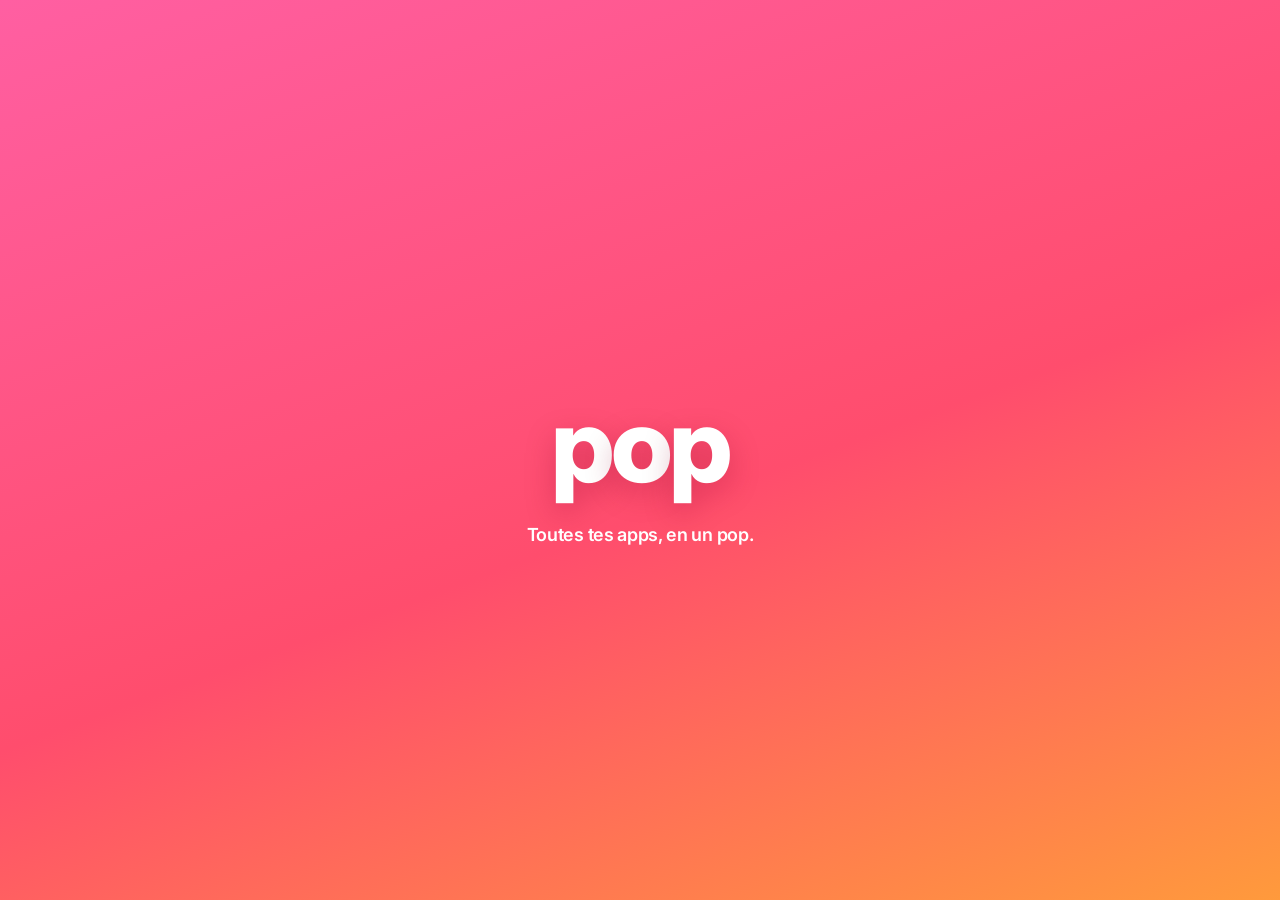
<file: index.html>
<!doctype html><html lang="fr"><head><meta charset="utf-8"><meta name="viewport" content="width=device-width,initial-scale=1,viewport-fit=cover">
<meta name="theme-color" content="#F5F5F7"><meta name="apple-mobile-web-app-capable" content="yes"><meta name="mobile-web-app-capable" content="yes"><meta name="apple-mobile-web-app-status-bar-style" content="black-translucent"><meta name="apple-mobile-web-app-title" content="Pop">
<meta name="pop-build" content="1794925368"><link rel="manifest" href="manifest.json"><link rel="apple-touch-icon" href="apple-touch-icon.png?v=5"><link rel="icon" href="favicon.png?v=5"><script>(function(){var m=document.querySelector("meta[name=pop-build]");if(!m||!window.fetch)return;function chk(){fetch(location.pathname+"?nocache="+Date.now(),{cache:"no-store"}).then(function(r){return r.text()}).then(function(t){var x=t.match(/name="pop-build" content="(\d+)"/);if(!x||x[1]===m.content)return;try{if(sessionStorage.getItem("pop.upd")===x[1])return;sessionStorage.setItem("pop.upd",x[1])}catch(e){}location.replace(location.pathname+"?b="+x[1]+location.hash)}).catch(function(){})}chk();document.addEventListener("visibilitychange",function(){if(!document.hidden)chk()})})();</script>
<style>*,*::before,*::after{box-sizing:border-box}:root{padding-top:env(safe-area-inset-top,0px);padding-bottom:env(safe-area-inset-bottom,0px)}body{margin:0;font:14px system-ui,-apple-system,sans-serif}img{max-width:100%}[hidden]{display:none!important}</style></head><body>
<title>Pop</title>
<meta name="claude:viewport-fit-sides" content="cover">
<link rel="preconnect" href="https://fonts.googleapis.com">
<link rel="stylesheet" href="https://fonts.googleapis.com/css2?family=Inter:wght@400;500;600;700;800&family=Familjen+Grotesk:wght@500;600;700&family=Schibsted+Grotesk:wght@400;500;600;700&family=IBM+Plex+Mono:wght@400;500;600&family=Limelight&family=Saira+Condensed:wght@500;700;800&display=swap">
<style>
/* Layout: iOS-native store. Large-title pages, grouped backgrounds, Today cards, carousels, translucent nav + tab bar. Games keep their own dark worlds. */
:root{
  --bg:#F2F2F7; --card:#FFFFFF; --fill:rgba(118,118,128,.12); --label:#000000; --label2:rgba(60,60,67,.6); --label3:rgba(60,60,67,.3); --sep:rgba(60,60,67,.17); --blue:#007AFF; --bar:rgba(249,249,249,.8); --shadow:0 10px 30px -12px rgba(0,0,0,.28);
  --f-sys:-apple-system,BlinkMacSystemFont,"SF Pro Text","Inter",system-ui,"Helvetica Neue",Arial,sans-serif;
  --f-sysd:-apple-system,BlinkMacSystemFont,"SF Pro Display","Inter",system-ui,"Helvetica Neue",Arial,sans-serif;
  --f-disp:"Familjen Grotesk","Helvetica Neue",Arial,sans-serif;
  --f-body:"Schibsted Grotesk","Helvetica Neue",Arial,sans-serif;
  --f-mono:"IBM Plex Mono",ui-monospace,Menlo,monospace;
  /* aliases used by older parts */
  --paper:var(--bg); --ink:var(--label); --mute:var(--label2); --line:var(--sep); --accent:var(--blue);
}
@media (prefers-color-scheme: dark){:root:not([data-theme="light"]){--bg:#000000;--card:#1C1C1E;--fill:rgba(118,118,128,.24);--label:#FFFFFF;--label2:rgba(235,235,245,.6);--label3:rgba(235,235,245,.3);--sep:rgba(84,84,88,.55);--blue:#0A84FF;--bar:rgba(22,22,24,.8);--shadow:0 10px 30px -12px rgba(0,0,0,.8);color-scheme:dark}}
:root[data-theme="dark"]{--bg:#000000;--card:#1C1C1E;--fill:rgba(118,118,128,.24);--label:#FFFFFF;--label2:rgba(235,235,245,.6);--label3:rgba(235,235,245,.3);--sep:rgba(84,84,88,.55);--blue:#0A84FF;--bar:rgba(22,22,24,.8);--shadow:0 10px 30px -12px rgba(0,0,0,.8);color-scheme:dark}
html,body{height:100%}
body{background:var(--bg);color:var(--label);font-family:var(--f-sys);-webkit-font-smoothing:antialiased;-webkit-tap-highlight-color:transparent;letter-spacing:-.01em}
button{font:inherit;color:inherit;background:none;border:0;cursor:pointer;padding:0;letter-spacing:inherit}
button:focus-visible,a:focus-visible{outline:2px solid var(--blue);outline-offset:2px}
.num{font-variant-numeric:tabular-nums}
.press{transition:transform .35s cubic-bezier(.2,.8,.2,1)}
.press:active{transform:scale(.97);transition-duration:.12s}

/* ---------- NAV + TAB BAR ---------- */
body::before{content:"";position:fixed;inset:0 0 auto;height:env(safe-area-inset-top,0px);z-index:20;background:var(--bar);-webkit-backdrop-filter:saturate(180%) blur(20px);backdrop-filter:saturate(180%) blur(20px)}
.nav{position:fixed;left:0;right:0;top:0;z-index:19;padding:calc(env(safe-area-inset-top,0px) + 12px) max(16px,env(safe-area-inset-right,0px)) 12px max(16px,env(safe-area-inset-left,0px));text-align:center;font-family:var(--f-sysd);font-weight:600;font-size:17px;background:var(--bar);-webkit-backdrop-filter:saturate(180%) blur(20px);backdrop-filter:saturate(180%) blur(20px);border-bottom:.5px solid var(--sep);opacity:0;transform:translateY(-6px);pointer-events:none;transition:opacity .2s,transform .2s}
.nav.show{opacity:1;transform:none}
.tabbar{position:fixed;left:0;right:0;bottom:0;z-index:19;display:flex;justify-content:space-around;padding:7px max(10px,env(safe-area-inset-right,0px)) calc(4px + env(safe-area-inset-bottom,0px)) max(10px,env(safe-area-inset-left,0px));background:var(--bar);-webkit-backdrop-filter:saturate(180%) blur(20px);backdrop-filter:saturate(180%) blur(20px);border-top:.5px solid var(--sep)}
.tabbar button{flex:1;max-width:120px;display:flex;flex-direction:column;align-items:center;gap:2px;font-size:10.5px;font-weight:500;color:var(--label3);padding-bottom:4px;letter-spacing:0}
.tabbar svg{width:27px;height:27px}
.tabbar button.on{color:var(--blue)}

/* ---------- PAGES ---------- */
#store{max-width:640px;margin:0 auto;padding-left:max(20px,env(safe-area-inset-left,0px));padding-right:max(20px,env(safe-area-inset-right,0px));padding-block:14px calc(96px + env(safe-area-inset-bottom,0px))}
.view{animation:viewIn .45s cubic-bezier(.2,.8,.2,1)}
@keyframes viewIn{from{opacity:0;transform:translateY(10px)}}
.lt{display:flex;align-items:flex-end;justify-content:space-between;gap:12px;padding:8px 0 4px}
.lt .date{font-size:13px;font-weight:600;text-transform:uppercase;color:var(--label2);letter-spacing:.01em}
.lt h1{font-family:var(--f-sysd);font-size:34px;line-height:1.1;font-weight:700;letter-spacing:-.02em;margin:2px 0 0}
.avatar{width:38px;height:38px;border-radius:50%;overflow:hidden;flex:none;margin-bottom:3px;box-shadow:0 0 0 .5px var(--sep)}
.avatar svg{width:100%;height:100%;display:block}
.hdr{display:flex;justify-content:space-between;align-items:baseline;margin:30px 0 10px;padding-top:14px;border-top:.5px solid var(--sep)}
.hdr h2{font-family:var(--f-sysd);font-size:22px;font-weight:700;letter-spacing:-.015em;margin:0}
.hdr small{display:block;font-size:13px;color:var(--label2);font-weight:400;margin-top:1px;letter-spacing:0}
.hdr .link{font-size:17px;color:var(--blue);font-weight:400}

/* Today cards */
.today{display:flex;flex-direction:column;gap:28px;margin-top:14px}
.tcard{position:relative;display:block;width:100%;border-radius:20px;overflow:hidden;background:var(--card);box-shadow:var(--shadow);text-align:left;color:#fff;isolation:isolate}
.tcard.tall{height:min(118vw,470px)}
.tcard canvas,.tcard .art{position:absolute;inset:0;width:100%;height:100%;z-index:-1}
.tcard .cap{padding:20px 20px 0}
.tcard .k{font-size:13px;font-weight:600;text-transform:uppercase;opacity:.75;letter-spacing:.01em}
.tcard h3{font-family:var(--f-sysd);font-size:28px;line-height:1.08;font-weight:700;letter-spacing:-.02em;margin:4px 0 0;text-wrap:balance;max-width:14ch}
.tcard .foot{position:absolute;left:0;right:0;bottom:0;display:flex;align-items:center;gap:12px;padding:14px 18px;background:rgba(0,0,0,.28);-webkit-backdrop-filter:blur(24px) saturate(160%);backdrop-filter:blur(24px) saturate(160%)}
.tcard .foot .ic{width:44px;flex:none}
.tcard .foot div{flex:1;min-width:0}
.tcard .foot b{display:block;font-size:15px;font-weight:600}
.tcard .foot small{display:block;font-size:13px;opacity:.75;white-space:nowrap;overflow:hidden;text-overflow:ellipsis}
.tcard .foot .pill{background:rgba(255,255,255,.25);color:#fff}
.tcard.list{color:var(--label);padding:20px 18px 6px}
.tcard.list .k{color:var(--label2);opacity:1}
.tcard.list h3{max-width:none;margin-bottom:8px}
.padart{display:grid;grid-template-columns:repeat(4,1fr);align-content:center;gap:9px;padding:118px 44px 92px;background:#0B0B0F}
.padart i{border-radius:12px;aspect-ratio:1;opacity:.28;animation:padBeat 1.9s infinite;animation-delay:var(--d)}
@keyframes padBeat{0%,100%{opacity:.25}12%{opacity:1;box-shadow:0 0 24px -2px currentColor}40%{opacity:.4}}

/* rows & pills */
.arow{display:flex;align-items:center;gap:12px;width:100%;text-align:left;padding:9px 0;position:relative}
.arow+.arow::before{content:"";position:absolute;top:0;left:76px;right:0;border-top:.5px solid var(--sep)}
.arow .ic{width:64px;flex:none}
.arow .t{flex:1;min-width:0}
.arow .t b{display:block;font-size:16px;font-weight:500;white-space:nowrap;overflow:hidden;text-overflow:ellipsis;letter-spacing:-.015em}
.arow .t small{display:block;font-size:13px;color:var(--label2);margin-top:1px;white-space:nowrap;overflow:hidden;text-overflow:ellipsis}
.pill{flex:none;min-width:74px;text-align:center;padding:6px 14px;border-radius:99px;background:var(--fill);color:var(--blue);font-size:15px;font-weight:700;letter-spacing:-.01em}
.pill.solid{background:var(--blue);color:#fff}
.hs{display:grid;grid-auto-flow:column;grid-auto-columns:calc(100% - 28px);grid-template-rows:repeat(3,auto);column-gap:16px;overflow-x:auto;scroll-snap-type:x mandatory;scroll-padding-left:max(20px,env(safe-area-inset-left,0px));margin:0 calc(-1 * max(20px,env(safe-area-inset-right,0px))) 0 calc(-1 * max(20px,env(safe-area-inset-left,0px)));padding:0 max(20px,env(safe-area-inset-right,0px)) 0 max(20px,env(safe-area-inset-left,0px));scrollbar-width:none}
.hs::-webkit-scrollbar{display:none}
.hs>*{scroll-snap-align:start}
.hs.big{grid-template-rows:auto;grid-auto-columns:calc(100% - 28px)}
.gcard{position:relative;border-radius:16px;overflow:hidden;height:250px;color:#fff;text-align:left;display:flex;flex-direction:column;justify-content:space-between;isolation:isolate}
.gcard canvas{position:absolute;inset:0;width:100%;height:100%;z-index:-1}
.gcard .cap{padding:16px 18px}
.gcard .k{font-size:12px;font-weight:600;text-transform:uppercase;color:rgba(255,255,255,.7)}
.gcard h3{font-family:var(--f-sysd);font-size:23px;font-weight:700;letter-spacing:-.02em;margin:2px 0 0}
.gcard p{margin:4px 0 0;font-size:14px;color:rgba(255,255,255,.75);max-width:28ch}
.gcard .foot{display:flex;align-items:center;gap:10px;padding:12px 16px;background:rgba(0,0,0,.3);-webkit-backdrop-filter:blur(20px);backdrop-filter:blur(20px)}
.gcard .foot .ic{width:36px}
.gcard .foot div{flex:1;min-width:0;font-size:13px;color:rgba(255,255,255,.8);white-space:nowrap;overflow:hidden;text-overflow:ellipsis}
.gcard .foot .pill{background:rgba(255,255,255,.25);color:#fff;min-width:0}

/* icons */
.ic{display:block;width:100%;aspect-ratio:1;border-radius:22.37%;position:relative;overflow:hidden;box-shadow:inset 0 0 0 .5px rgba(0,0,0,.08)}
.ic svg{width:100%;height:100%;display:block}
.grid{display:grid;grid-template-columns:repeat(4,1fr);gap:20px 18px;padding:4px 2px}
.app{display:flex;flex-direction:column;align-items:center;gap:6px;min-width:0;position:relative;text-decoration:none;color:inherit}
.app .ic{max-width:64px;box-shadow:0 1px 2px rgba(0,0,0,.08),inset 0 0 0 .5px rgba(0,0,0,.08)}
.app b{font-weight:400;font-size:12px;max-width:100%;white-space:nowrap;overflow:hidden;text-overflow:ellipsis;letter-spacing:0}
.app:active .ic{transform:scale(.92);filter:brightness(.85)}
.app .ic{transition:transform .25s cubic-bezier(.2,.8,.2,1),filter .2s}
.folder .ic{background:var(--fill);display:grid;grid-template-columns:1fr 1fr;gap:9%;padding:14%;-webkit-backdrop-filter:blur(20px);backdrop-filter:blur(20px);box-shadow:none}
.folder .ic i{border-radius:22%;overflow:hidden;display:block}
.folder .ic i svg{width:100%;height:100%}
.letter{width:100%;height:100%;display:grid;place-items:center;font-family:var(--f-sysd);font-weight:700;font-size:28px;color:#fff;letter-spacing:-.03em}
.addic{border:1.5px dashed var(--label3);box-shadow:none!important;display:grid!important;place-items:center;color:var(--label2);font-size:30px;font-weight:300;background:transparent}
.app .x{position:absolute;top:-7px;left:calc(50% - 39px);width:22px;height:22px;border-radius:50%;background:var(--label2);color:var(--bg);font-size:15px;line-height:22px;text-align:center;z-index:2}
.app.wig .ic{animation:wig .28s infinite alternate}
@keyframes wig{from{transform:rotate(-1.6deg)}to{transform:rotate(1.6deg)}}
.groupcard{background:var(--card);border-radius:14px;padding:4px 16px}
.foottxt{margin-top:30px;font-size:13px;color:var(--label2);line-height:1.45;text-align:center;padding:0 12px}

/* sheets */
.scrim{position:fixed;inset:0;background:rgba(0,0,0,.35);z-index:40;display:flex;align-items:center;justify-content:center;padding:24px max(16px,env(safe-area-inset-right,0px)) 24px max(16px,env(safe-area-inset-left,0px));animation:fade .25s}
@keyframes fade{from{opacity:0}}
.scrim.blur{background:rgba(0,0,0,.18);-webkit-backdrop-filter:blur(26px) saturate(150%);backdrop-filter:blur(26px) saturate(150%)}
.fold{width:100%;max-width:330px;color:#fff;text-align:center}
.fold h4{font-family:var(--f-sysd);font-size:32px;font-weight:700;margin:0 0 18px;letter-spacing:-.02em;text-shadow:0 1px 10px rgba(0,0,0,.2)}
.fold .box{background:rgba(255,255,255,.22);border-radius:36px;padding:24px 16px;display:grid;grid-template-columns:repeat(3,1fr);gap:18px 8px;animation:pop .4s cubic-bezier(.2,1,.3,1.1);-webkit-backdrop-filter:blur(30px);backdrop-filter:blur(30px)}
@keyframes pop{from{transform:scale(.6);opacity:0}}
.fold .app b{color:#fff}
.sheet{position:fixed;left:0;right:0;bottom:0;z-index:41;background:var(--card);border-radius:14px 14px 0 0;padding:8px max(20px,env(safe-area-inset-right,0px)) calc(26px + env(safe-area-inset-bottom,0px)) max(20px,env(safe-area-inset-left,0px));max-width:640px;margin:0 auto;animation:up .45s cubic-bezier(.2,.9,.25,1);max-height:90%;overflow-y:auto;box-shadow:0 -10px 40px rgba(0,0,0,.2)}
@keyframes up{from{transform:translateY(100%)}}
.grab{width:36px;height:5px;border-radius:9px;background:var(--label3);margin:0 auto 14px}
.closex{position:absolute;top:14px;right:max(16px,env(safe-area-inset-right,0px));width:30px;height:30px;border-radius:50%;background:var(--fill);color:var(--label2);display:grid;place-items:center}
.sh-head{display:flex;gap:16px;align-items:center;padding-top:10px}
.sh-head .ic{width:108px;flex:none}
.sh-head h5{font-family:var(--f-sysd);font-size:22px;font-weight:700;margin:0;letter-spacing:-.02em}
.sh-head small{display:block;color:var(--label2);font-size:15px;margin-top:2px}
.open{display:inline-block;margin-top:14px;font-weight:700;padding:6px 20px;border-radius:99px;background:var(--blue);color:#fff;text-decoration:none;font-size:15px}
.facts{display:grid;grid-template-columns:repeat(3,1fr);margin:22px 0 4px;border-block:.5px solid var(--sep)}
.facts div{padding:10px 4px;text-align:center}
.facts div+div{border-left:.5px solid var(--sep)}
.facts em{display:block;font-style:normal;font-size:11px;font-weight:600;text-transform:uppercase;color:var(--label3);letter-spacing:.02em}
.facts strong{display:block;font-family:var(--f-sysd);font-size:17px;font-weight:700;color:var(--label2);margin-top:4px}
.sheet h6{font-family:var(--f-sysd);font-size:20px;font-weight:700;margin:20px 0 0}
.sheet p{font-size:15px;line-height:1.45;margin:6px 0 0}
.note{font-size:13px;color:var(--label2);margin-top:12px;line-height:1.4}
.presets{display:grid;grid-template-columns:repeat(4,1fr);gap:16px 10px;margin-top:14px}
.presets .ic{max-width:58px}
.field{display:block;width:100%;margin-top:8px;padding:12px 14px;border-radius:10px;border:0;background:var(--fill);color:var(--label);font:inherit;font-size:17px}
.field::placeholder{color:var(--label3)}
.lbl2{font-size:13px;text-transform:uppercase;color:var(--label2);margin:22px 4px 0;display:block}
.btn-s{margin-top:14px;width:100%;padding:14px;border-radius:12px;background:var(--blue);color:#fff;font-weight:600;font-size:17px}
.edit-link{font-size:17px;color:var(--blue)}
@media (min-width:600px){.hs{grid-auto-columns:calc(50% - 8px)}.hs.big{grid-auto-columns:calc(50% - 8px)}}
/* ---------- extras: search button, banner, profile, look, spotlight ---------- */
.ltb{display:flex;align-items:center;gap:10px;margin-bottom:3px}
.sbtn{width:38px;height:38px;border-radius:50%;background:var(--fill);color:var(--label);display:grid;place-items:center}
.avatar{margin-bottom:0}
#wall{position:fixed;inset:0;width:100%;height:100%;z-index:0;pointer-events:none}
.haswall body{background:transparent}
.haswall #store{position:relative;z-index:1}
.haswall .groupcard,.haswall .tcard.list{background:color-mix(in srgb,var(--card) 62%,transparent);-webkit-backdrop-filter:blur(30px) saturate(170%);backdrop-filter:blur(30px) saturate(170%)}
.haswall .hdr{border-top-color:transparent}
.haswall .hdr small,.haswall .lt .date{color:color-mix(in srgb,var(--label) 70%,transparent)}
.haswall .pill:not(.solid){background:color-mix(in srgb,var(--card) 55%,transparent)}
.haswall .sbtn{background:color-mix(in srgb,var(--card) 55%,transparent);-webkit-backdrop-filter:blur(20px);backdrop-filter:blur(20px)}
.ban{position:fixed;z-index:90;left:50%;top:calc(env(safe-area-inset-top,0px) + 10px);transform:translateX(-50%);width:min(380px,calc(100% - 20px));display:flex;gap:12px;align-items:center;padding:12px 14px;border-radius:22px;background:color-mix(in srgb,var(--card) 78%,transparent);color:var(--label);-webkit-backdrop-filter:blur(30px) saturate(180%);backdrop-filter:blur(30px) saturate(180%);box-shadow:0 12px 40px rgba(0,0,0,.25);animation:banIn .6s cubic-bezier(.2,1.2,.3,1);cursor:pointer;font-family:var(--f-sys)}
.ban.out{transition:transform .45s cubic-bezier(.6,0,.8,.4),opacity .45s;transform:translate(-50%,-140%);opacity:0}
@keyframes banIn{from{transform:translate(-50%,-140%)}}
.ban .bi{width:38px;height:38px;border-radius:10px;background:var(--fill);display:grid;place-items:center;flex:none}
.ban .bi svg{width:24px;height:24px}
.ban div{min-width:0}
.ban small{display:block;font-size:12px;color:var(--label2);font-weight:500}
.ban b{display:block;font-size:15px;font-weight:600}
.ban span{display:block;font-size:13px;color:var(--label2);white-space:nowrap;overflow:hidden;text-overflow:ellipsis}
.prof{display:flex;align-items:center;gap:16px;padding:14px 0 6px}
.ring{width:96px;height:96px;position:relative;flex:none}
.ring>svg{width:100%;height:100%}
.ring .arc{animation:arc 1.2s cubic-bezier(.2,.8,.2,1)}
@keyframes arc{from{stroke-dashoffset:276.5}}
.ring span{position:absolute;inset:14px;border-radius:50%;overflow:hidden}
.ring span svg{width:100%;height:100%;display:block}
.prof h5{font-family:var(--f-sysd);font-size:26px;font-weight:700;margin:0;letter-spacing:-.02em}
.prof small{display:block;color:var(--label2);font-size:14px;margin-top:2px}
.setrow{display:flex;align-items:center;gap:12px;width:100%;padding:11px 12px;border-radius:12px;background:var(--fill);margin-top:16px;text-align:left}
.si{width:30px;height:30px;border-radius:8px;display:grid;place-items:center;flex:none}
.si svg{width:18px;height:18px}
.st{flex:1;font-size:16px}
.chev{width:16px;height:16px;color:var(--label3)}
.cnt{font-size:15px;font-weight:500;color:var(--label2);margin-left:6px}
.tro{display:grid;grid-template-columns:repeat(2,1fr);gap:10px;margin-top:12px}
.tr{background:var(--fill);border-radius:14px;padding:12px;opacity:.6;min-width:0}
.tr.on{opacity:1}
.tr .bi{width:32px;height:32px;display:block}
.tr .bi svg{width:100%;height:100%}
.tr.on .bi{filter:drop-shadow(0 3px 8px currentColor)}
.tr b{display:block;font-size:14px;font-weight:600;margin-top:6px}
.tr small{display:block;font-size:12px;color:var(--label2);line-height:1.3;margin-top:2px}
.tr em{display:block;font-style:normal;font-size:11px;color:var(--label3);margin-top:6px;font-weight:600;text-transform:uppercase;letter-spacing:.02em}
.shh{font-family:var(--f-sysd);font-size:26px;font-weight:700;margin:6px 0 0;letter-spacing:-.02em}
.walls{display:grid;grid-auto-flow:column;grid-auto-columns:76px;gap:12px;overflow-x:auto;padding:10px 2px 4px;scrollbar-width:none}
.walls::-webkit-scrollbar{display:none}
.wopt{display:flex;flex-direction:column;align-items:center;gap:6px}
.wopt canvas{width:70px;height:120px;border-radius:14px;box-shadow:0 0 0 .5px var(--sep);transition:box-shadow .2s}
.wopt.on canvas{box-shadow:0 0 0 3px var(--card),0 0 0 5px var(--blue)}
.wopt b{font-size:12px;font-weight:500}
.accents{display:flex;gap:12px;flex-wrap:wrap;padding:10px 2px}
.acc{width:34px;height:34px;border-radius:50%}
.acc.on{box-shadow:0 0 0 3px var(--card),0 0 0 5px currentColor;color:var(--label3)}
.segc{display:flex;background:var(--fill);border-radius:9px;padding:2px;margin-top:10px}
.segc button{flex:1;padding:7px;border-radius:7px;font-size:14px;font-weight:500}
.segc button.on{background:var(--card);box-shadow:0 2px 6px rgba(0,0,0,.12)}
.segc button:disabled{opacity:.4}
.grouprow{display:flex;align-items:center;justify-content:space-between;padding:12px 14px;border-radius:12px;background:var(--fill);margin-top:22px;font-size:16px}
.sw{width:51px;height:31px;border-radius:99px;background:var(--label3);position:relative;transition:background .25s}
.sw i{position:absolute;top:2px;left:2px;width:27px;height:27px;border-radius:50%;background:#fff;box-shadow:0 2px 5px rgba(0,0,0,.2);transition:transform .3s cubic-bezier(.2,.9,.3,1.2)}
.sw.on{background:#34C759}
.sw.on i{transform:translateX(20px)}
.spot{position:fixed;inset:0;z-index:45;background:color-mix(in srgb,var(--bg) 70%,transparent);-webkit-backdrop-filter:blur(40px) saturate(180%);backdrop-filter:blur(40px) saturate(180%);overflow-y:auto;animation:fade .25s;padding:calc(env(safe-area-inset-top,0px) + 10px) max(16px,env(safe-area-inset-right,0px)) 40px max(16px,env(safe-area-inset-left,0px))}
.spbar{display:flex;gap:12px;align-items:center;max-width:640px;margin:0 auto}
.spf{flex:1;min-width:0;display:flex;align-items:center;gap:7px;background:var(--fill);border-radius:11px;padding:0 10px;color:var(--label2);animation:spIn .45s cubic-bezier(.2,.9,.3,1)}
@keyframes spIn{from{transform:scale(.92);opacity:0}}
.spf input{flex:1;border:0;background:transparent;font:inherit;font-size:17px;color:var(--label);padding:10px 0;outline:none;min-width:0}
.spf input::-webkit-search-cancel-button{opacity:.5}
.spx{font-size:17px;color:var(--blue);flex:none}
.spres{max-width:640px;margin:0 auto}
.sph{font-family:var(--f-sysd);font-size:20px;font-weight:700;margin:24px 2px 10px;letter-spacing:-.015em}
.spm{display:flex;align-items:center;gap:12px;flex:1;min-width:0;text-align:left}
.spres .arow .ic{width:48px}
.spres .arow.hit .ic{width:64px}
.spres .arow+.arow::before{left:60px}
.spres a.pill{text-decoration:none}
.sic{border-radius:22.37%}
.spnone{text-align:center;padding:80px 20px;color:var(--label2)}
.spnone b{display:block;font-size:22px;color:var(--label);font-family:var(--f-sysd);margin-bottom:4px}
/* animated icons */
.animicons .ic[data-i] svg *{transform-box:view-box}
.animicons .ic[data-i]::after{content:"";position:absolute;inset:0;background:linear-gradient(115deg,transparent 35%,rgba(255,255,255,.28) 50%,transparent 65%);transform:translateX(-120%);animation:sheen 7s ease-in-out infinite;pointer-events:none}
.animicons .grid .app:nth-child(3n+1) .ic::after{animation-delay:1.2s}
.animicons .grid .app:nth-child(3n+2) .ic::after{animation-delay:3.1s}
@keyframes sheen{0%,80%{transform:translateX(-120%)}95%,100%{transform:translateX(120%)}}
.animicons .ic[data-i="ascendant"] svg path:nth-of-type(2){animation:bob 2.4s ease-in-out infinite}
@keyframes bob{50%{transform:translateY(-5px)}}
.animicons .ic[data-i="azimut"] svg path:nth-of-type(2),.animicons .ic[data-i="azimut"] svg path:nth-of-type(3){transform-origin:50px 52px;animation:needle 4s ease-in-out infinite}
@keyframes needle{0%,100%{transform:rotate(-14deg)}50%{transform:rotate(16deg)}}
.animicons .ic[data-i="velours"] svg path{transform-origin:50px 22px;animation:spark 2.2s ease-in-out infinite}
@keyframes spark{50%{transform:scale(1.35) rotate(45deg)}}
.animicons .ic[data-i="nocta"] svg g{transform-origin:50px 50px;animation:spin 14s linear infinite}
@keyframes spin{to{transform:rotate(360deg)}}
.animicons .ic[data-i="champion"] svg circle{animation:twinkle 1.6s ease-in-out infinite}
@keyframes twinkle{50%{opacity:.25}}
.animicons .ic[data-i="ciel"] svg circle{animation:bob 3s ease-in-out infinite}
.animicons .ic[data-i="frequence"] svg path{stroke-dasharray:240;animation:wave 2.6s linear infinite}
@keyframes wave{from{stroke-dashoffset:480}to{stroke-dashoffset:0}}
.animicons .ic[data-i="frequence"] svg circle{animation:twinkle 1s steps(2) infinite}
.animicons .ic[data-i="volta"] svg rect:nth-of-type(n+2){animation:twinkle 1.8s ease-in-out infinite}
.animicons .ic[data-i="volta"] svg rect:nth-of-type(3){animation-delay:.45s}
.animicons .ic[data-i="volta"] svg rect:nth-of-type(4){animation-delay:.9s}
.animicons .ic[data-i="volta"] svg rect:nth-of-type(5){animation-delay:1.35s}
.animicons .ic[data-i="bastion"] svg path:nth-of-type(3){transform-origin:50px 22px;animation:flag 1.4s ease-in-out infinite}
@keyframes flag{50%{transform:scaleX(.7)}}
.animicons .ic[data-i="mafia"] svg{animation:tilt 3.4s ease-in-out infinite}
@keyframes tilt{50%{transform:rotate(-4deg) translateY(-1px)}}
.animicons .ic[data-i="studio"] svg g rect{animation:twinkle 2s ease-in-out infinite}
.animicons .ic[data-i="studio"] svg g rect:nth-child(2){animation-delay:.5s}
.animicons .ic[data-i="studio"] svg g rect:nth-child(3){animation-delay:1s}
.animicons .ic[data-i="studio"] svg g rect:nth-child(4){animation-delay:1.5s}
.animicons .ic[data-i="qg"] svg text{animation:tilt 3s ease-in-out infinite;transform-origin:50px 50px}
/* ---------- TYCOON ---------- */
#game{position:fixed;inset:0;z-index:30;overflow-y:auto;-webkit-overflow-scrolling:touch;background:var(--g-bg);color:var(--g-fg);font-family:var(--g-body)}
#game .wrap{max-width:560px;margin:0 auto;padding-left:max(14px,env(safe-area-inset-left,0px));padding-right:max(14px,env(safe-area-inset-right,0px));padding-block:calc(env(safe-area-inset-top,0px) + 10px) calc(60px + env(safe-area-inset-bottom,0px))}
.g-top{display:flex;align-items:center;gap:10px}
.g-back{width:38px;height:38px;border-radius:12px;border:1px solid var(--g-line);display:grid;place-items:center;flex:none}
.g-title{flex:1;min-width:0}
.g-title b{display:block;font-family:var(--g-disp);font-size:22px;line-height:1;letter-spacing:var(--g-ls,0);white-space:nowrap;overflow:hidden;text-overflow:ellipsis}
.g-title small{font-family:var(--f-mono);font-size:10.5px;letter-spacing:.1em;text-transform:uppercase;color:var(--g-acc)}
.g-hud{margin-top:12px;border:1px solid var(--g-line);border-radius:var(--g-r);background:var(--g-panel);padding:14px;position:relative;overflow:hidden}
.g-hud::before{content:"";position:absolute;inset:0;background:var(--g-art);opacity:.55;pointer-events:none}
.g-hud>*{position:relative}
.chips{display:flex;gap:8px;flex-wrap:wrap}
.chip{flex:1 1 0;min-width:84px}
.chip em{display:block;font-style:normal;font-family:var(--f-mono);font-size:10px;letter-spacing:.1em;text-transform:uppercase;color:var(--g-mute)}
.chip b{display:block;font-family:var(--g-disp);font-size:24px;line-height:1.1;font-variant-numeric:tabular-nums;white-space:nowrap}
.chip small{font-family:var(--f-mono);font-size:11px;color:var(--g-mute)}
.chip.hot b{color:#FF6A55}
.g-rank{margin-top:12px;font-size:12.5px;color:var(--g-mute);display:flex;justify-content:space-between;gap:8px}
.g-rank b{color:var(--g-fg)}
.bar{height:4px;background:var(--g-line);border-radius:4px;overflow:hidden;margin-top:6px}
.bar i{display:block;height:100%;background:var(--g-acc);width:0;transition:width .4s}
.bar.heat i{background:linear-gradient(90deg,#C9A15B,#E0663F 70%,#FF3B30)}
.tabs{display:flex;gap:4px;margin:16px 0 12px;border-bottom:1px solid var(--g-line)}
.tabs button{padding:10px 10px;font-size:14px;font-weight:600;color:var(--g-mute);border-bottom:2px solid transparent;margin-bottom:-1px}
.tabs button.on{color:var(--g-fg);border-color:var(--g-acc)}
.tabs button i{font-style:normal;display:inline-block;min-width:17px;height:17px;border-radius:9px;background:var(--g-acc);color:var(--g-on);font-size:10.5px;line-height:17px;text-align:center;margin-left:5px;vertical-align:1px}
.hint{font-size:12.5px;color:var(--g-mute);margin:0 2px 10px;line-height:1.45}
.stack{display:flex;flex-direction:column;gap:8px}
.card{border:1px solid var(--g-line);background:var(--g-panel);border-radius:var(--g-r);padding:12px}
.card h6{margin:0;font-size:15px;font-weight:600}
.card .meta{font-family:var(--f-mono);font-size:11px;color:var(--g-mute);margin-top:4px;line-height:1.5}
.card .row2{display:flex;align-items:center;gap:10px}
.card .row2>div{flex:1;min-width:0}
.btn{flex:none;border-radius:calc(var(--g-r) * .7 + 2px);padding:9px 12px;background:var(--g-fg);color:var(--g-bg);font-family:var(--f-mono);font-size:12px;font-weight:600;line-height:1.2;text-align:center}
.btn small{display:block;font-weight:400;font-size:10px;opacity:.7}
.btn.acc{background:var(--g-acc);color:var(--g-on)}
.btn.ghost{background:transparent;color:var(--g-fg);border:1px solid var(--g-line)}
.btn:disabled{background:transparent;color:var(--g-mute);border:1px solid var(--g-line);opacity:.8}
.btn.wide{width:100%;padding:12px}
.btns{display:flex;gap:8px;margin-top:10px}
.btns .btn{flex:1}
.pbar{height:6px;background:var(--g-line);border-radius:6px;overflow:hidden;margin-top:8px}
.pbar i{display:block;height:100%;background:var(--g-acc);width:0}
.tag{display:inline-block;font-family:var(--f-mono);font-size:10px;letter-spacing:.06em;text-transform:uppercase;padding:2px 6px;border-radius:5px;border:1px solid var(--g-line);color:var(--g-mute);vertical-align:2px}
.tag.ok{color:#8FD694;border-color:#8FD69455}
.tag.bad{color:#FF7A66;border-color:#FF7A6655}
.tag.acc{color:var(--g-acc);border-color:var(--g-acc)}
.glyph{width:24px;height:24px;stroke:currentColor;fill:none;stroke-width:1.6;stroke-linecap:round;stroke-linejoin:round}
/* bastion map */
.map{display:grid;grid-template-columns:repeat(5,1fr);gap:6px;padding:8px;border:1px solid var(--g-line);border-radius:var(--g-r);background:
  linear-gradient(rgba(210,176,76,.06) 1px,transparent 1px) 0 0/20px 20px,linear-gradient(90deg,rgba(210,176,76,.06) 1px,transparent 1px) 0 0/20px 20px,var(--g-panel)}
.tile{aspect-ratio:1;border-radius:3px;border:1px dashed var(--g-line);display:flex;flex-direction:column;align-items:center;justify-content:center;gap:2px;position:relative;color:var(--g-acc);min-width:0}
.tile.b{border-style:solid;background:#232819}
.tile.b span{font-family:var(--f-mono);font-size:9.5px;color:var(--g-fg);max-width:100%;overflow:hidden;white-space:nowrap;text-overflow:ellipsis;padding:0 2px}
.tile.empty{color:var(--g-mute);font-size:20px;font-weight:300}
.tile.lock{opacity:.25;border-style:dotted}
.tile em{position:absolute;top:2px;left:4px;font-style:normal;font-family:var(--f-mono);font-size:9.5px;color:var(--g-mute)}
.tile .up{position:absolute;top:-4px;right:-4px;width:14px;height:14px;border-radius:50%;background:var(--g-acc);color:var(--g-on);font-size:10px;line-height:14px;text-align:center;font-weight:700}
.tile.boosted{box-shadow:inset 0 0 0 1px rgba(210,176,76,.55)}
/* mafia city */
.city{display:grid;grid-template-columns:repeat(3,1fr);gap:4px;padding:4px;border:1px solid var(--g-line);background:#0D0908;border-radius:var(--g-r)}
.dist{aspect-ratio:1/0.9;border-radius:2px;padding:8px;text-align:left;display:flex;flex-direction:column;justify-content:space-between;position:relative;overflow:hidden;min-width:0;background:var(--c,#2a1d19);color:#F0E4CF}
.dist b{font-size:12.5px;font-weight:600;line-height:1.15}
.dist small{font-family:var(--f-mono);font-size:10px;opacity:.8;line-height:1.35}
.dist.me{background:linear-gradient(160deg,#5A3F1B,#3A2812);box-shadow:inset 0 0 0 1.5px var(--g-acc)}
.dist.near{box-shadow:inset 0 0 0 1px rgba(240,228,207,.4)}
.dist.far{opacity:.55}
.dist .slots{display:flex;gap:3px}
.dist .slots i{width:8px;height:8px;border-radius:50%;border:1px solid rgba(240,228,207,.6)}
.dist .slots i.on{background:var(--g-acc);border-color:var(--g-acc)}
/* sheet inside games */
.gsheet-scrim{position:fixed;inset:0;z-index:52;background:rgba(0,0,0,.55)}
.gsheet{position:fixed;left:0;right:0;bottom:0;z-index:53;max-width:560px;margin:0 auto;background:var(--g-bg);border:1px solid var(--g-line);border-bottom:0;border-radius:18px 18px 0 0;max-height:82%;overflow-y:auto;padding:10px max(16px,env(safe-area-inset-right,0px)) calc(20px + env(safe-area-inset-bottom,0px)) max(16px,env(safe-area-inset-left,0px));animation:up .25s cubic-bezier(.2,.9,.3,1)}
.gsheet h5{font-family:var(--g-disp);font-size:22px;margin:-30px 80px 4px 0;letter-spacing:var(--g-ls,0)}
.gsheet p{font-size:13.5px;line-height:1.5;color:var(--g-mute);margin:0 0 12px}
.gsheet .grab{background:var(--g-line)}
.opt{display:flex;gap:12px;align-items:center;width:100%;text-align:left;border:1px solid var(--g-line);border-radius:var(--g-r);padding:10px 12px;background:var(--g-panel)}
.opt:disabled{opacity:.45}
.opt .ico{width:38px;height:38px;flex:none;border:1px solid var(--g-line);border-radius:calc(var(--g-r) * .7);display:grid;place-items:center;color:var(--g-acc)}
.opt div{flex:1;min-width:0}
.opt b{display:block;font-size:14px}
.opt small{display:block;font-size:12px;color:var(--g-mute);margin-top:2px;line-height:1.35}
.opt .px{font-family:var(--f-mono);font-size:12px;font-weight:600;flex:none}
.seg{display:flex;gap:6px;flex-wrap:wrap;margin:6px 0 12px}
.seg button{padding:8px 11px;border-radius:999px;border:1px solid var(--g-line);font-size:13px;color:var(--g-mute)}
.seg button.on{background:var(--g-fg);color:var(--g-bg);border-color:var(--g-fg)}
.seg button:disabled{opacity:.35}
.lbl{font-family:var(--f-mono);font-size:10.5px;letter-spacing:.1em;text-transform:uppercase;color:var(--g-mute);margin-top:6px}
.stars{color:var(--g-acc);letter-spacing:1px}
.toast{position:fixed;left:50%;transform:translateX(-50%);bottom:calc(24px + env(safe-area-inset-bottom,0px));z-index:60;background:var(--g-fg);color:var(--g-bg);padding:12px 16px;border-radius:14px;font-size:14px;max-width:calc(100% - 32px);box-shadow:0 10px 30px rgba(0,0,0,.4);animation:up2 .25s}
@keyframes up2{from{transform:translate(-50%,20px);opacity:0}}
.modal{position:fixed;inset:0;z-index:55;background:rgba(0,0,0,.6);display:grid;place-items:center;padding:20px}
.modal .card2{background:var(--g-bg);border:1px solid var(--g-line);border-radius:var(--g-r);padding:22px;max-width:340px;width:100%;text-align:center}
.modal .card2 small{font-family:var(--f-mono);font-size:11px;letter-spacing:.1em;text-transform:uppercase;color:var(--g-mute)}
.modal .card2 b{display:block;font-family:var(--g-disp);font-size:30px;color:var(--g-acc);margin:8px 0}
.modal .card2 div{font-size:13.5px;color:var(--g-mute);line-height:1.5}
.modal .card2 button{margin-top:14px;width:100%;padding:13px;border-radius:var(--g-r);background:var(--g-acc);color:var(--g-on);font-family:var(--g-disp);font-size:16px}

/* themes per tycoon */
.th-bastion{--g-bg:#14170F;--g-panel:#1B1F15;--g-fg:#E6E1CF;--g-mute:#99977F;--g-line:#30352A;--g-acc:#D2B04C;--g-on:#14170F;--g-r:4px;--g-disp:"Saira Condensed","Arial Narrow",sans-serif;--g-body:var(--f-body);--g-ls:.02em;
  --g-art:repeating-radial-gradient(circle at 85% 20%,transparent 0 13px,rgba(210,176,76,.12) 13px 14px)}
.th-bastion .g-title b,.th-bastion .gsheet h5{text-transform:uppercase}
.th-mafia{--g-bg:#140E0D;--g-panel:#1C1412;--g-fg:#F0E4CF;--g-mute:#A08F7A;--g-line:#3A2A23;--g-acc:#C9A15B;--g-on:#140E0D;--g-r:2px;--g-disp:"Limelight",Georgia,serif;--g-body:var(--f-body);--g-ls:.01em;
  --g-art:repeating-conic-gradient(from 180deg at 50% 120%,rgba(201,161,91,.13) 0 2deg,transparent 2deg 12deg)}
.th-studio{--g-bg:#0C0E14;--g-panel:#121521;--g-fg:#E8ECF6;--g-mute:#8790A8;--g-line:#232840;--g-acc:#6E8BFF;--g-on:#0C0E14;--g-r:14px;--g-disp:"Familjen Grotesk",sans-serif;--g-body:var(--f-body);--g-ls:-.02em;
  --g-art:linear-gradient(rgba(110,139,255,.09) 1px,transparent 1px) 0 0/16px 16px,linear-gradient(90deg,rgba(110,139,255,.09) 1px,transparent 1px) 0 0/16px 16px}
@media (prefers-reduced-motion:reduce){*{animation:none!important;transition:none!important}}

/* logo + intro */
#intro{position:fixed;inset:0;z-index:100;background:#121316;color:#ECE8DF;display:flex;align-items:center;justify-content:center;flex-direction:column;animation:introOut .7s cubic-bezier(.75,0,.2,1) 2.75s forwards;overflow:hidden}
#intro::before{content:"";position:absolute;width:420px;height:420px;border-radius:50%;background:radial-gradient(circle,rgba(125,140,255,.22),transparent 65%);opacity:0;animation:halo 1.6s ease 1s forwards}
@keyframes halo{to{opacity:1}}
#intro.skip{animation:introOut .45s cubic-bezier(.75,0,.2,1) forwards}
@keyframes introOut{to{transform:translateY(-100%);border-radius:0 0 48px 48px}}
.ibox{position:relative;display:flex;flex-direction:column;align-items:center}
.ig{display:grid;grid-template-columns:repeat(3,30px);gap:8px;animation:igMove .6s cubic-bezier(.3,1.4,.5,1) 1.15s both}
@keyframes igMove{from{transform:scale(1)}50%{transform:scale(.9)}to{transform:scale(1)}}
.it{width:30px;height:30px;border-radius:8px;background:#ECE8DF;opacity:0;transform:translate(var(--x),var(--y)) rotate(var(--r)) scale(.5);animation:tileIn .75s cubic-bezier(.2,1.25,.4,1) var(--d) forwards}
@keyframes tileIn{to{opacity:1;transform:none}}
.it.no{background:#34363D;animation:tileIn .75s cubic-bezier(.2,1.25,.4,1) var(--d) forwards,tileOut .35s ease-in 1.05s forwards}
@keyframes tileOut{from{opacity:1;transform:none}to{opacity:0;transform:scale(.1) rotate(45deg)}}
.it.c{background:#7D8CFF;animation:tileIn .75s cubic-bezier(.2,1.25,.4,1) var(--d) forwards,glow 1.2s ease 1.45s}
@keyframes glow{40%{box-shadow:0 0 0 6px rgba(125,140,255,.25),0 0 34px rgba(125,140,255,.9)}}
.iw{margin-top:26px;display:flex;overflow:hidden;font-family:var(--f-disp);font-weight:700;font-size:42px;letter-spacing:-.035em;line-height:1.1;padding-bottom:4px}
.iw span{display:inline-block;transform:translateY(110%);animation:wUp .6s cubic-bezier(.2,1,.3,1) var(--d) forwards}
.iw span.s{color:#7D8CFF}
@keyframes wUp{to{transform:none}}
.itag{margin-top:10px;font-family:var(--f-mono);font-size:11px;letter-spacing:.16em;text-transform:uppercase;color:#9A978F;opacity:0;animation:fadeIn .6s ease 2.05s forwards}
@keyframes fadeIn{to{opacity:1}}
.ihint{position:absolute;bottom:calc(28px + env(safe-area-inset-bottom,0px));font-family:var(--f-mono);font-size:10.5px;color:#5E5C57;letter-spacing:.1em;text-transform:uppercase}

/* ================= APP STORE LAYER (v6) ================= */
:root{--spring:cubic-bezier(.2,.9,.25,1);--glass:rgba(255,255,255,.62);--glassline:rgba(255,255,255,.75);--glassshadow:0 8px 32px -6px rgba(0,0,0,.22),0 1px 2px rgba(0,0,0,.06);--card2:#fff;--chip:rgba(118,118,128,.12)}
@supports (transition-timing-function:linear(0,1)){:root{--spring:linear(0,.012 1%,.05 2.2%,.2 5%,.58 11.6%,.78 16.2%,.9 20.8%,.97 25.6%,1.01 30.6%,1.025 36%,1.02 43%,1.006 55%,1)}}
@media (prefers-color-scheme: dark){:root:not([data-theme="light"]){--glass:rgba(40,40,44,.62);--glassline:rgba(255,255,255,.14);--glassshadow:0 8px 32px -6px rgba(0,0,0,.7);--card2:#1C1C1E}}
:root[data-theme="dark"]{--glass:rgba(40,40,44,.62);--glassline:rgba(255,255,255,.14);--glassshadow:0 8px 32px -6px rgba(0,0,0,.7);--card2:#1C1C1E}
#store{padding-bottom:calc(120px + env(safe-area-inset-bottom,0px));transition:transform .55s var(--spring),filter .55s}
#store.under{transform:translateX(-26%);filter:brightness(.9)}
.paged body,.storied body{overflow:hidden}
.lt{padding:6px 0 2px}
.lt .date{font-size:13px;letter-spacing:.02em}
.lt h1{font-size:34px;letter-spacing:.012em;font-weight:700}

/* floating glass tab bar */
.tabbar{left:50%;right:auto;bottom:calc(8px + env(safe-area-inset-bottom,0px));transform:translateX(-50%);width:min(calc(100% - 32px),460px);padding:0;background:none;border:0;-webkit-backdrop-filter:none;backdrop-filter:none;display:flex;gap:10px;align-items:stretch;justify-content:center;z-index:28;transition:transform .5s var(--spring),opacity .3s}
.storied .tabbar{transform:translate(-50%,140%);opacity:0}
.tbpill,.tbsearch{background:var(--glass);-webkit-backdrop-filter:blur(22px) saturate(190%);backdrop-filter:blur(22px) saturate(190%);box-shadow:var(--glassshadow),inset 0 0 0 .5px var(--glassline),inset 0 1px 0 var(--glassline)}
.tbpill{flex:1;display:flex;position:relative;border-radius:999px;padding:4px;height:62px}
.tabbar .tbpill button{flex:1;max-width:none;position:relative;z-index:1;display:flex;flex-direction:column;align-items:center;justify-content:center;gap:1px;font-size:10px;font-weight:600;color:var(--label);padding:0;transition:color .3s}
.tabbar .tbpill button.on{color:var(--blue)}
.tabbar svg{width:25px;height:25px}
.tbind{position:absolute;top:4px;bottom:4px;left:4px;width:calc((100% - 8px)/4);border-radius:999px;background:var(--chip);transform:translateX(calc(var(--i,0)*100%));transition:transform .55s var(--spring),opacity .25s}
.tabbar.nosel .tbind{opacity:0}
.tabbar .tbsearch{flex:none;max-width:62px;padding:0;width:62px;height:62px;border-radius:50%;display:grid;place-items:center;color:var(--label);transition:color .3s,transform .3s var(--spring)}
.tbsearch svg{width:23px;height:23px}
.tabbar .tbsearch.on{color:var(--blue)}
.tbsearch:active,.tbpill button:active{transform:scale(.92)}

/* sections */
.hdr{margin:28px 0 10px;padding-top:16px}
.hdr h2{font-size:22px;letter-spacing:.005em}
.hlink{display:inline-flex;align-items:center;gap:4px;font:inherit}
.hlink .chev{width:17px;height:17px;color:var(--label3)}
.chev{width:16px;height:16px;color:var(--label3);flex:none}

/* rows */
.arow{cursor:pointer;-webkit-user-select:none;user-select:none}
.arow .t b{font-size:16px;font-weight:500}
.arow .rk{flex:none;width:18px;font-family:var(--f-sysd);font-size:17px;font-weight:600;text-align:center;color:var(--label)}
.arow:has(.rk)+.arow::before{left:94px}
.arow .ic{width:62px}
a.pill{text-decoration:none}
.pill{min-width:76px;padding:6px 15px;font-size:15px;font-weight:700;transition:transform .25s var(--spring),filter .2s}
.pill:active{transform:scale(.9);filter:brightness(.9)}
.pill.solid{background:var(--blue);color:#fff}
.pill.sm{min-width:0;padding:4px 14px;font-size:14px}
.pill.glass{background:rgba(255,255,255,.24);color:#fff;-webkit-backdrop-filter:blur(10px);backdrop-filter:blur(10px)}
.hs.rows3{grid-template-rows:repeat(3,auto)}
.groupcard.plain{background:transparent;padding:0}

/* Today cards */
.today{gap:30px;margin-top:12px}
.tcard{border-radius:20px;cursor:pointer;-webkit-user-select:none;user-select:none;box-shadow:0 16px 40px -18px rgba(0,0,0,.45),0 2px 6px -2px rgba(0,0,0,.12)}
.tcard.press{transition:transform .5s var(--spring)}
.tcard.press:active{transform:scale(.965);transition-duration:.18s}
.tcard .cap{padding:22px 22px 0}
.tcard .k{font-size:13px;font-weight:600;letter-spacing:.01em;opacity:.72;text-shadow:0 1px 8px rgba(0,0,0,.2)}
.tcard h3{font-size:30px;line-height:1.06;letter-spacing:-.01em;max-width:13ch;text-shadow:0 2px 16px rgba(0,0,0,.25)}
.tcard .foot{padding:14px 18px;background:rgba(0,0,0,.22);-webkit-backdrop-filter:blur(30px) saturate(170%);backdrop-filter:blur(30px) saturate(170%)}
.tcard .foot .ic{width:46px;box-shadow:0 0 0 .5px rgba(255,255,255,.2)}
.tcard.list{background:var(--card2);padding:22px 18px 8px}
.tcard.list .cap{padding:0 4px 6px}
.tcard.list .k{text-shadow:none}
.tcard.list h3{text-shadow:none;max-width:none;margin-bottom:6px}
.tcard.list .arow .ic{width:56px}
.tcard.list .arow+.arow::before{left:68px}

/* CSS art */
.cielart{background:linear-gradient(180deg,#22386A 0%,#5E5C8E 38%,#C77D7A 68%,#F2C46A 100%);overflow:hidden}
.cielart .sun{position:absolute;left:50%;top:62%;width:120px;height:120px;margin:-60px 0 0 -60px;border-radius:50%;background:radial-gradient(circle,#FFF4D6 0%,#FFD48A 45%,rgba(255,200,120,0) 70%);animation:sunr 9s ease-in-out infinite alternate}
@keyframes sunr{to{transform:translateY(-26px) scale(1.06)}}
.cielart .cl{position:absolute;height:44px;border-radius:44px;background:rgba(255,255,255,.55);filter:blur(10px)}
.cielart .c1{width:200px;left:-40px;top:42%;animation:drift 16s linear infinite}
.cielart .c2{width:150px;right:-30px;top:30%;opacity:.7;animation:drift 22s linear infinite reverse}
.cielart .c3{width:260px;left:20%;top:80%;opacity:.5;animation:drift 19s linear infinite}
@keyframes drift{50%{transform:translateX(40px)}}
.noctart{background:radial-gradient(120% 80% at 50% 45%,#2A3566 0%,#141B33 60%,#0B1022 100%);display:grid;place-items:center}
.noctart .ring{width:58%;aspect-ratio:1;border-radius:50%;border:2px solid rgba(244,224,77,.6);position:relative;margin-top:14%;animation:spin 26s linear infinite}
.noctart .ring b{position:absolute;left:50%;top:50%;width:16%;aspect-ratio:1;margin:-8%;border-radius:50%;background:var(--c);box-shadow:0 0 24px var(--c);transform:rotate(var(--a)) translateY(-312%) }
.noctart span{position:absolute;top:56%;left:0;right:0;text-align:center;font-family:var(--f-sysd);font-weight:800;font-size:30px;letter-spacing:.12em;color:#fff;opacity:.9}

/* banners (Apps / Jeux) */
.hs.bn{grid-template-rows:auto;margin-top:10px;padding-bottom:4px}
.bnr{display:block;text-align:left;cursor:pointer;min-width:0;padding-top:12px;border-top:.5px solid var(--sep)}
.bnr .be{font-size:12px;font-weight:600;color:var(--blue);letter-spacing:.03em}
.bnr h3{font-family:var(--f-sysd);font-size:22px;font-weight:600;margin:2px 0 0;letter-spacing:-.005em}
.bnr p{margin:1px 0 0;font-size:17px;color:var(--label2);white-space:nowrap;overflow:hidden;text-overflow:ellipsis}
.bart{position:relative;margin-top:10px;aspect-ratio:16/10;border-radius:14px;overflow:hidden;background:radial-gradient(120% 120% at 15% 10%,var(--c2) 0%,var(--c1) 70%);isolation:isolate;transition:transform .5s var(--spring)}
.bnr:active .bart{transform:scale(.97)}
.bart .ph{position:absolute;width:34%;border-radius:12px;box-shadow:0 18px 40px -10px rgba(0,0,0,.6),0 0 0 4px #0b0b0d,0 0 0 4.6px rgba(255,255,255,.18)}
.bart .p1{right:9%;top:12%;transform:rotate(4deg)}
.bart .p2{right:36%;top:22%;transform:rotate(-5deg);opacity:.85;width:30%}
.bart .bic{position:absolute;left:7%;bottom:9%;width:22%}
.bart .bic .ic{box-shadow:0 10px 30px -6px rgba(0,0,0,.5),0 0 0 .5px rgba(255,255,255,.2)}
.bart:not(:has(.ph)) .bic{left:39%;bottom:auto;top:50%;transform:translateY(-50%)}

/* game cards */
.gcard{cursor:pointer}

/* search tab */
.sfield{display:flex;align-items:center;gap:8px;width:100%;margin-top:10px;padding:10px 12px;border-radius:12px;background:var(--fill);color:var(--label2);font-size:17px;text-align:left}
.disc{display:grid;grid-template-columns:1fr 1fr;column-gap:16px}
.disc button{display:flex;align-items:center;gap:10px;padding:12px 0;font-size:19px;color:var(--blue);text-align:left;border-bottom:.5px solid var(--sep)}
.disc svg{color:var(--label3);flex:none}
.cats{display:grid;grid-template-columns:1fr 1fr;gap:12px}
.cat{display:flex;align-items:flex-start;position:relative;height:96px;border-radius:14px;overflow:hidden;background:linear-gradient(150deg,var(--c),color-mix(in srgb,var(--c) 55%,#000));color:#fff;text-align:left;padding:12px 14px}
.cat b{font-family:var(--f-sysd);font-size:19px;font-weight:700;text-shadow:0 1px 6px rgba(0,0,0,.25)}
.cat span{position:absolute;right:10px;bottom:10px;display:flex;transform:rotate(-10deg)}
.cat span .ic{width:50px;flex:none;box-shadow:0 6px 16px rgba(0,0,0,.35),0 0 0 .5px rgba(255,255,255,.25)}

/* pushed pages */
.page{position:fixed;inset:0;z-index:26;background:var(--bg);overflow-y:auto;overflow-x:hidden;-webkit-overflow-scrolling:touch;transform:translateX(100%);transition:transform .55s var(--spring),filter .55s;box-shadow:-10px 0 40px rgba(0,0,0,.12)}
.haswall .page{background:var(--bg)}
.page.in{transform:none}
.page.out{transform:translateX(100%);transition:transform .42s cubic-bezier(.3,.7,.2,1)}
.page.under{transform:translateX(-26%);filter:brightness(.9)}
.pnav{position:sticky;top:0;z-index:3;display:flex;align-items:center;justify-content:space-between;gap:8px;height:calc(48px + env(safe-area-inset-top,0px));padding:env(safe-area-inset-top,0px) max(10px,env(safe-area-inset-right,0px)) 0 max(6px,env(safe-area-inset-left,0px));transition:background .25s,box-shadow .25s}
.page.scrolled .pnav{background:var(--bar);-webkit-backdrop-filter:saturate(180%) blur(20px);backdrop-filter:saturate(180%) blur(20px);box-shadow:0 .5px 0 var(--sep)}
.pback{display:flex;align-items:center;gap:0;color:var(--blue);font-size:17px;min-width:0;max-width:40%;padding:8px 4px}
.pback span{white-space:nowrap;overflow:hidden;text-overflow:ellipsis}
.pmid{position:absolute;left:50%;top:calc(env(safe-area-inset-top,0px) + 8px);width:32px;margin-left:-16px;opacity:0;transform:translateY(6px) scale(.8);transition:opacity .25s,transform .4s var(--spring)}
.pright{opacity:0;transform:scale(.8);transition:opacity .25s,transform .4s var(--spring);pointer-events:none}
.page.mini .pmid,.page.mini .pright{opacity:1;transform:none;pointer-events:auto}
.page.list .pmid{display:none}
.pin{max-width:640px;margin:0 auto;padding:4px max(20px,env(safe-area-inset-right,0px)) calc(120px + env(safe-area-inset-bottom,0px)) max(20px,env(safe-area-inset-left,0px))}
.plt{font-family:var(--f-sysd);font-size:34px;font-weight:700;margin:4px 0 8px}
.plead{color:var(--label2);margin:-4px 0 10px;font-size:15px}
.dhead{display:flex;gap:16px;align-items:stretch;padding-top:6px}
.dhead>.ic{width:118px;flex:none;box-shadow:0 0 0 .5px var(--sep)}
.dt{display:flex;flex-direction:column;min-width:0;flex:1}
.dt h1{font-family:var(--f-sysd);font-size:24px;font-weight:600;line-height:1.15;margin:2px 0 0;letter-spacing:.005em}
.dt p{margin:2px 0 0;color:var(--label2);font-size:15px;line-height:1.3}
.dact{margin-top:auto;display:flex;align-items:center;justify-content:space-between;padding-top:10px}
.dact .pill{padding:7px 22px}
.share{color:var(--blue);padding:4px}
.istrip{display:flex;overflow-x:auto;scrollbar-width:none;margin:22px calc(-1 * max(20px,env(safe-area-inset-right,0px))) 0;padding:0 max(20px,env(safe-area-inset-right,0px));border-top:.5px solid var(--sep);border-bottom:.5px solid var(--sep)}
.istrip::-webkit-scrollbar{display:none}
.ic2{flex:none;min-width:106px;padding:12px 10px 10px;text-align:center;display:flex;flex-direction:column;align-items:center;gap:3px}
.ic2+.ic2{border-left:.5px solid var(--sep)}
.ic2 em{font-style:normal;font-size:11px;font-weight:600;text-transform:uppercase;color:var(--label3);letter-spacing:.03em}
.ic2 strong{font-family:var(--f-sysd);font-size:20px;font-weight:700;color:var(--label2);line-height:1.2;height:26px;display:flex;align-items:center}
.ic2 strong .cg{font-size:15px}
.ic2 small{font-size:12px;color:var(--label3)}
.stars{display:inline-flex;gap:1px}
.stars i{width:11px;height:11px;color:var(--label3)}
.stars i.on{color:var(--label2)}
.stars svg{width:100%;height:100%;fill:currentColor}
.dsec{border-top:.5px solid var(--sep);margin-top:22px;padding-top:16px}
.dsec:first-of-type{border-top:0}
.sh2 h2{font-family:var(--f-sysd);font-size:22px;font-weight:700;margin:0 0 10px}
.news small{color:var(--label2);font-size:14px}
.news p{margin:6px 0 0;font-size:15px;line-height:1.45}
.shots{display:flex;gap:10px;overflow-x:auto;scroll-snap-type:x mandatory;scrollbar-width:none;margin:0 calc(-1 * max(20px,env(safe-area-inset-right,0px)));padding:0 max(20px,env(safe-area-inset-right,0px));scroll-padding:0 max(20px,env(safe-area-inset-left,0px))}
.shots::-webkit-scrollbar{display:none}
.shot{flex:none;scroll-snap-align:start;border-radius:22px;overflow:hidden;box-shadow:0 0 0 .5px var(--sep);transition:transform .4s var(--spring)}
.shot:active{transform:scale(.97)}
.shots .shot{width:min(58vw,250px)}
.shot img{display:block;width:100%;aspect-ratio:390/844;object-fit:cover;background:var(--fill)}
.dev2{display:flex;align-items:center;gap:6px;margin-top:12px;color:var(--label2);font-size:14px}
.dsc p{margin:0;font-size:15px;line-height:1.47;display:-webkit-box;-webkit-line-clamp:3;-webkit-box-orient:vertical;overflow:hidden}
.dsc{position:relative}
.dsc .more{position:absolute;right:0;bottom:0;color:var(--blue);font-size:15px;background:linear-gradient(90deg,transparent,var(--bg) 30%);padding-left:36px}
.dsc.full p{-webkit-line-clamp:unset;display:block}
.dsc.full .more{display:none}
.devrow{display:flex;align-items:center;justify-content:space-between;width:100%;margin-top:14px;text-align:left}
.devrow b{display:block;color:var(--blue);font-size:15px;font-weight:400}
.devrow small{display:block;color:var(--label2);font-size:13px}
.rate{display:flex;gap:18px;align-items:center}
.rate .big{text-align:center}
.rate .big b{display:block;font-family:var(--f-sysd);font-size:58px;font-weight:700;line-height:1;letter-spacing:-.02em;color:var(--label2)}
.rate .big small{font-size:15px;font-weight:600;color:var(--label2)}
.rbars{flex:1;display:flex;flex-direction:column;gap:3px}
.rbars div{display:flex;align-items:center;gap:8px}
.rbars span{width:46px;text-align:right;font-size:9px;letter-spacing:-.5px;color:var(--label2);line-height:1}
.rbars i{flex:1;height:3px;border-radius:3px;background:var(--fill);overflow:hidden}
.rbars u{display:block;height:100%;background:var(--label2);border-radius:3px;transition:width .6s var(--spring)}
.rbars small{align-self:flex-end;color:var(--label2);font-size:13px;margin-top:4px}
.tap{display:flex;align-items:center;justify-content:space-between;margin-top:18px;padding-top:14px;border-top:.5px solid var(--sep);font-size:15px;color:var(--label2)}
.stars.big{gap:6px}
.stars.big button{width:30px;height:30px;color:var(--blue);padding:0}
.stars.big svg{width:100%;height:100%;fill:none;stroke:currentColor;stroke-width:1.6;stroke-linejoin:round}
.stars.big button.on svg{fill:currentColor}
.stars.big button.pop{animation:spop .5s var(--spring)}
@keyframes spop{30%{transform:scale(1.35)}}
.infos div{display:flex;justify-content:space-between;gap:16px;padding:11px 0;border-bottom:.5px solid var(--sep);font-size:15px}
.infos span{color:var(--label2)}
.infos b{font-weight:400;text-align:right}
.tip{font-size:13px;color:var(--label2);line-height:1.4;margin-top:12px}

/* story (expanded Today card) */
.story{position:fixed;inset:0;z-index:40}
.sdim{position:absolute;inset:0;background:rgba(0,0,0,.2);-webkit-backdrop-filter:blur(12px);backdrop-filter:blur(12px);opacity:0;transition:opacity .4s}
.story.open .sdim{opacity:1}
.sbox{position:fixed;overflow:hidden;background:var(--card2);color:var(--label);box-shadow:0 20px 60px rgba(0,0,0,.35);will-change:top,left,width,height}
.sscroll{position:absolute;inset:0;overflow-y:auto;overflow-x:hidden;-webkit-overflow-scrolling:touch;overscroll-behavior:contain}
.shero{border-radius:0!important;box-shadow:none!important;cursor:default}
.shero .foot{transition:opacity .3s}
.story.open .shero .foot{opacity:0;pointer-events:none}
.shero .cap{padding-top:calc(22px + env(safe-area-inset-top,0px))}
.shero.list{padding-bottom:0}
.sbody{color:var(--label);max-width:640px;margin:0 auto;padding:22px max(22px,env(safe-area-inset-right,0px)) calc(40px + env(safe-area-inset-bottom,0px)) max(22px,env(safe-area-inset-left,0px));opacity:0;transform:translateY(16px);transition:opacity .35s .12s,transform .6s .08s var(--spring)}
.story.open .sbody{opacity:1;transform:none}
.story.closing .sbody{transition:opacity .15s;opacity:0}
.sbody p{font-size:19px;line-height:1.42;color:var(--label2);margin:0 0 18px;letter-spacing:-.01em}
.sbody p b{color:var(--label);font-weight:600}
.sbody .lead{font-size:21px;font-weight:600;color:var(--label);line-height:1.3}
.sfig{margin:6px 0 24px;display:flex;justify-content:center}
.sfig .shot{width:min(66%,280px);border-radius:26px;box-shadow:0 20px 50px -20px rgba(0,0,0,.5),0 0 0 .5px var(--sep)}
.sapp{display:grid;grid-template-columns:auto 1fr auto;grid-template-rows:auto auto auto;column-gap:14px;align-items:center;margin-top:26px;padding:18px;border-radius:18px;background:var(--fill)}
.sapp .ic{grid-row:1/3;width:64px}
.sapp b{font-size:17px;font-weight:600;align-self:end}
.sapp small{color:var(--label2);font-size:13px;align-self:start;grid-column:2}
.sapp .pill{grid-row:1/3;grid-column:3}
.sapp .link{grid-column:1/4;margin-top:12px;color:var(--blue);font-size:15px;text-align:center}
.sshare{display:flex;align-items:center;justify-content:center;gap:8px;width:100%;margin-top:28px;padding:14px;border-radius:14px;background:var(--fill);color:var(--blue);font-size:17px;font-weight:600}
.sshare svg{width:20px;height:20px}
.sclose{position:fixed;z-index:3;top:calc(14px + env(safe-area-inset-top,0px));right:max(16px,env(safe-area-inset-right,0px));width:32px;height:32px;border-radius:50%;display:grid;place-items:center;color:var(--label);background:var(--glass);-webkit-backdrop-filter:blur(20px) saturate(180%);backdrop-filter:blur(20px) saturate(180%);box-shadow:inset 0 0 0 .5px var(--glassline);opacity:0;transform:scale(.6);transition:opacity .3s .15s,transform .5s .15s var(--spring)}
.story.open .sclose{opacity:1;transform:none}
.story.closing .sclose{transition:opacity .1s;opacity:0}

/* screenshot viewer */
.lb{position:fixed;inset:0;z-index:70;background:var(--bg);display:flex;flex-direction:column;animation:fade .25s}
.lb.out{transition:opacity .25s;opacity:0}
.lbbar{display:flex;align-items:center;justify-content:space-between;padding:calc(env(safe-area-inset-top,0px) + 10px) 16px 10px}
.lbbar button{color:var(--blue);font-size:17px;font-weight:600;width:60px;text-align:left}
.lbbar b{font-size:17px;font-weight:600}
.lbbar span{width:60px}
.lbs{flex:1;display:flex;overflow-x:auto;scroll-snap-type:x mandatory;scrollbar-width:none}
.lbs::-webkit-scrollbar{display:none}
.lbs div{flex:none;width:100%;scroll-snap-align:center;display:grid;place-items:center;padding:6px 24px calc(20px + env(safe-area-inset-bottom,0px))}
.lbs img{max-width:100%;max-height:100%;border-radius:26px;box-shadow:0 0 0 .5px var(--sep)}

@media (prefers-reduced-motion: reduce){.page,.tcard.press,.tbind,.sbody,#store{transition:none!important}.cielart *,.noctart .ring,.padart i{animation:none!important}}
@media (min-width:600px){.hs.bn{grid-auto-columns:calc(50% - 8px)}.cats{grid-template-columns:repeat(4,1fr)}}

/* ================= APPLE STORE LAYER (v7) ================= */
:root{--bg:#F5F5F7;--label:#1D1D1F;--label2:#6E6E73;--label3:#86868B;--blue:#0071E3;--card:#FFFFFF;--card2:#FFFFFF;--hot:#B64400;--sep:rgba(0,0,0,.12)}
@media (prefers-color-scheme: dark){:root:not([data-theme="light"]){--bg:#000;--label:#F5F5F7;--label2:#A1A1A6;--label3:#6E6E73;--blue:#2997FF;--card:#1D1D1F;--card2:#1D1D1F;--hot:#FF9F0A;--sep:rgba(255,255,255,.14)}}
:root[data-theme="dark"]{--bg:#000;--label:#F5F5F7;--label2:#A1A1A6;--label3:#6E6E73;--blue:#2997FF;--card:#1D1D1F;--card2:#1D1D1F;--hot:#FF9F0A;--sep:rgba(255,255,255,.14)}
body{letter-spacing:-.022em}
.lt h1{font-size:40px;font-weight:600;letter-spacing:-.03em}
.lt .date{text-transform:none;font-size:15px;font-weight:500;color:var(--label3);letter-spacing:-.01em}
.lt .date::first-letter{text-transform:uppercase}
.avatar{box-shadow:0 2px 8px rgba(0,0,0,.18)}
.hdr{border-top:0;margin-top:34px}
.hdr h2{font-size:24px;font-weight:600;letter-spacing:-.025em}
.hdr h2+small,.hdr small{font-size:15px}
.hdr .link,.link{color:var(--blue)}
.pill{font-weight:500;font-size:15px;letter-spacing:-.01em;padding:6px 16px;min-width:72px}
.pill:not(.solid):not(.glass){background:var(--fill);color:var(--blue)}
.pill.solid{background:var(--blue)}

/* Apple-style product tiles (Today) */
.ptile{display:block;text-align:center;color:#F5F5F7;border-radius:28px;box-shadow:none}
.ptile .tx{position:relative;z-index:1;padding:34px 22px 0;display:flex;flex-direction:column;align-items:center}
.ptile .tx em{font-family:var(--f-sys);font-style:normal;font-size:15px;font-weight:600;color:#FF9F0A;letter-spacing:-.01em}
.ptile .tx h3{font-family:var(--f-sysd);font-size:40px;font-weight:600;letter-spacing:-.035em;line-height:1.05;margin:4px 0 0;max-width:none;text-shadow:none}
.ptile .tx p{margin:6px 0 0;font-size:19px;line-height:1.25;font-weight:400;letter-spacing:-.02em;color:rgba(245,245,247,.86);max-width:20ch;text-wrap:balance}
.ctas{display:flex;gap:12px;align-items:center;justify-content:center;margin-top:16px}
.ctas .pill.solid{padding:8px 18px;font-size:15px;min-width:0;background:#0071E3}
.ctas .ghost{padding:7px 17px;border-radius:99px;font-size:15px;font-weight:500;color:#fff;box-shadow:inset 0 0 0 1px rgba(255,255,255,.7)}
.ptile .hph{position:absolute;left:50%;top:52%;width:52%;max-width:240px;transform:translateX(-50%);border-radius:36px;padding:6px;background:linear-gradient(145deg,#3a3a3c,#0c0c0e);box-shadow:0 30px 60px -20px rgba(0,0,0,.7),inset 0 0 0 1px rgba(255,255,255,.12);transition:transform .7s var(--spring)}
.ptile .hph img{display:block;width:100%;border-radius:30px;aspect-ratio:390/844;object-fit:cover}
.ptile.press:active .hph{transform:translateX(-50%) translateY(-6px)}
.ptile .hic{position:absolute;left:50%;bottom:12%;width:30%;transform:translateX(-50%)}
.ptile .hic .ic{box-shadow:0 20px 50px -10px rgba(0,0,0,.6)}
.ptile.tall{height:min(132vw,560px)}
.ptile .padart{padding-top:220px;padding-bottom:40px}
.ptile canvas{opacity:.9}
.story.open .shero .ctas{opacity:0;transition:opacity .3s}
.tcard.list{border-radius:28px;box-shadow:none;padding:28px 20px 10px}
.tcard.list .cap{text-align:center}
.tcard.list .k{color:var(--hot);opacity:1;font-weight:600;text-transform:none;font-size:15px}
.tcard.list h3{font-size:32px;font-weight:600;letter-spacing:-.03em}
.today{gap:20px}
.tcard .k{text-transform:none;font-size:15px}

/* chips (Apple Store category row) */
.chips2{display:flex;gap:18px;overflow-x:auto;scrollbar-width:none;margin:14px calc(-1 * max(20px,env(safe-area-inset-right,0px))) 0;padding:6px max(20px,env(safe-area-inset-right,0px)) 18px;border-bottom:.5px solid var(--sep)}
.chips2::-webkit-scrollbar{display:none}
.chips2 button{flex:none;display:flex;flex-direction:column;align-items:center;gap:8px;width:64px}
.chips2 .ic{width:54px;box-shadow:0 4px 14px -4px rgba(0,0,0,.25)}
.chips2 b{font-size:12px;font-weight:500;color:var(--label);white-space:nowrap;max-width:76px;overflow:hidden;text-overflow:ellipsis}

/* banners as Apple Store cards */
.bnr{border-top:0;background:var(--card);border-radius:22px;padding:22px 20px 20px;box-shadow:0 4px 24px -12px rgba(0,0,0,.18)}
.bnr .be{color:var(--hot);font-size:13px;font-weight:600;letter-spacing:0;text-transform:none}
.bnr h3{font-size:26px;font-weight:600;letter-spacing:-.03em}
.bnr p{font-size:17px;white-space:normal}
.bart{border-radius:16px}
.gcard{border-radius:22px}
.groupcard{border-radius:18px}
.cat{border-radius:20px}
.sfield{border-radius:12px;background:var(--card);box-shadow:inset 0 0 0 1px var(--sep)}
.dhead>.ic{border-radius:22.37%}
.dt h1{font-size:26px;letter-spacing:-.025em}

/* opening animation */
#lintro{position:fixed;inset:0;z-index:100;background:#000;color:#F5F5F7;display:grid;place-items:center;transition:opacity .65s ease,transform .8s cubic-bezier(.2,.8,.2,1)}
#lintro.out{opacity:0;transform:scale(1.08);pointer-events:none}
.intro #store{transform:scale(.93);opacity:0}
#store{transition:transform .9s var(--spring),opacity .7s ease,filter .55s}
.lstage{display:flex;flex-direction:column;align-items:center}
.lmark{width:128px;height:128px;overflow:visible;animation:lmUp 1s var(--spring) 1.5s both,lmGlow 1.8s ease .9s both}
@keyframes lmUp{from{transform:translateY(58px) scale(1.3)}}
@keyframes lmGlow{45%{filter:drop-shadow(0 0 34px rgba(170,235,90,.6))}}
.lspin{transform-box:view-box;transform-origin:50px 50px;animation:lmSpin 1.5s cubic-bezier(.2,.8,.2,1) both}
@keyframes lmSpin{from{transform:rotate(-150deg) scale(.55)}}
.lrind{transform-box:view-box;transform-origin:50px 50px;transform:rotate(-90deg);stroke-dasharray:100;stroke-dashoffset:100;stroke-linecap:round;animation:lmDraw .85s cubic-bezier(.65,0,.25,1) .1s forwards}
@keyframes lmDraw{to{stroke-dashoffset:0}}
.lpith{opacity:0;animation:lmFade .35s ease .65s forwards}
.lseg{transform-box:view-box;transform-origin:50px 50px;opacity:0;transform:scale(.15) rotate(-30deg);animation:lmSeg .75s cubic-bezier(.34,1.56,.64,1) calc(.7s + var(--k) * .055s) forwards}
@keyframes lmSeg{to{opacity:1;transform:none}}
.lshine{transform-box:view-box;transform-origin:50px 50px;transform:rotate(20deg);animation:lmShine 1.1s cubic-bezier(.5,0,.3,1) 1.45s both}
@keyframes lmShine{from{transform:rotate(20deg) translateX(-10px)}to{transform:rotate(20deg) translateX(170px)}}
.lword{margin-top:26px;display:flex;font-family:var(--f-sysd);font-weight:600;font-size:42px;letter-spacing:-.035em}
.lword span{opacity:0;filter:blur(12px);transform:translateY(10px) scale(1.04);animation:lmW .9s cubic-bezier(.2,.8,.2,1) calc(1.75s + var(--k) * .04s) forwards}
@keyframes lmW{to{opacity:1;filter:blur(0);transform:none}}
.ltag{margin-top:10px;font-size:17px;letter-spacing:-.01em;color:#86868B;opacity:0;animation:lmFade .9s ease 2.35s forwards}
@keyframes lmFade{to{opacity:1}}

/* ================= PRISME intro (v8) ================= */
#lintro.pz{background:radial-gradient(90% 60% at 50% 42%,#14142A 0%,#050509 70%);overflow:hidden}
#lintro.pz.out{opacity:0;transform:scale(1.12);filter:blur(6px);transition:opacity .7s ease .15s,transform .9s cubic-bezier(.4,0,.2,1),filter .7s}
.pgrid{position:absolute;left:-50%;right:-50%;bottom:-8%;height:58%;transform:perspective(320px) rotateX(72deg);transform-origin:50% 100%;background-image:linear-gradient(rgba(150,160,255,.55) 1px,transparent 1px),linear-gradient(90deg,rgba(150,160,255,.55) 1px,transparent 1px);background-size:44px 44px;-webkit-mask-image:linear-gradient(to top,#000 10%,transparent 85%);mask-image:linear-gradient(to top,#000 10%,transparent 85%);opacity:0;animation:pgIn 1.2s ease .1s forwards,pgRun 1.4s linear infinite}
@keyframes pgIn{to{opacity:.55}}
@keyframes pgRun{to{background-position:0 44px}}
.pflash{position:absolute;inset:0;background:radial-gradient(circle at 50% 42%,#fff 0%,rgba(255,255,255,.4) 25%,transparent 60%);opacity:0;animation:pfl .9s ease-out 1.1s}
@keyframes pfl{10%{opacity:.85}100%{opacity:0}}
.pmark{width:170px;height:170px;overflow:visible;animation:pmUp 1.1s var(--spring) 1.7s both}
@keyframes pmUp{from{transform:translateY(64px) scale(1.45)}}
.pbeam{stroke-dasharray:100;stroke-dashoffset:100;animation:pDraw .6s cubic-bezier(.7,0,.3,1) .1s forwards,lmFadeOut .4s ease 1.05s forwards;filter:drop-shadow(0 0 4px #fff)}
@keyframes pDraw{to{stroke-dashoffset:0}}
@keyframes lmFadeOut{to{opacity:0}}
.pfac{transform-box:view-box;transform-origin:50px 57.3px;opacity:0;transform:translate(var(--dx),var(--dy)) rotate(var(--r)) scale(.6);animation:pFac .95s cubic-bezier(.2,1.25,.35,1) .55s forwards}
.pfac:nth-child(2){animation-delay:.63s}.pfac:nth-child(3){animation-delay:.71s}
@keyframes pFac{to{opacity:1;transform:none}}
.pglow{opacity:0;animation:pGlow 1.6s ease 1.1s forwards}
@keyframes pGlow{30%{opacity:1}100%{opacity:.55}}
.pcuts{opacity:0;animation:lmFade .4s ease 1.25s forwards}
.pspark{transform-box:view-box;transform-origin:50px 57.3px;transform:scale(0) rotate(-90deg);animation:pSpark .8s cubic-bezier(.2,1.6,.4,1) .7s forwards,pTw 2.4s ease-in-out 1.6s infinite}
@keyframes pSpark{to{transform:none}}
@keyframes pTw{50%{transform:scale(1.18) rotate(45deg)}}
.pring{transform-box:view-box;transform-origin:50px 57.3px;opacity:0;animation:pRing 1.2s cubic-bezier(.1,.7,.3,1) 1.15s}
.pring.r2{animation-delay:1.3s}
@keyframes pRing{0%{opacity:.9;transform:scale(.3)}100%{opacity:0;transform:scale(6)}}
.pword{position:relative;margin-top:30px;font-family:var(--f-sysd);font-weight:700;font-size:40px;letter-spacing:.34em;padding-left:.34em;color:#fff;opacity:0;animation:pWord 1.1s cubic-bezier(.2,.8,.2,1) 1.85s forwards}
.pword::before,.pword::after{content:attr(data-t);position:absolute;inset:0;padding-left:.34em;mix-blend-mode:screen;animation:pAb 1.1s cubic-bezier(.2,.8,.2,1) 1.85s both}
.pword::before{color:#FF2D55;--x:-9px}
.pword::after{color:#0A84FF;--x:9px}
@keyframes pWord{from{opacity:0;letter-spacing:.9em;filter:blur(8px)}to{opacity:1}}
@keyframes pAb{from{transform:translateX(var(--x));opacity:.9}70%{opacity:.6}to{transform:none;opacity:0}}
.ptag{margin-top:12px;font-size:16px;letter-spacing:.01em;color:rgba(235,235,255,.6);opacity:0;animation:lmFade .9s ease 2.5s forwards}
.pwipe{position:absolute;top:0;bottom:0;width:60%;left:-70%;background:linear-gradient(90deg,transparent,rgba(255,55,95,.35),rgba(255,214,10,.35),rgba(48,209,88,.35),rgba(10,132,255,.35),rgba(191,90,242,.35),transparent);filter:blur(20px);pointer-events:none}
#lintro.out .pwipe{animation:pWipe .8s cubic-bezier(.5,0,.3,1) forwards}
@keyframes pWipe{to{left:120%}}
.pz .lstage{position:relative;z-index:1}

/* ================= POP intro (v9) ================= */
#lintro.pop{background:linear-gradient(160deg,#FF5FA2 0%,#FF4D6D 55%,#FF9A3C 100%);overflow:hidden;color:#fff}
#lintro.pop.out{opacity:0;transform:scale(1.15);transition:opacity .55s ease .1s,transform .7s cubic-bezier(.3,0,.2,1)}
.pbs{position:absolute;inset:0;pointer-events:none}
.pb{position:absolute;left:var(--x);bottom:-60px;width:var(--s);height:var(--s);border-radius:50%;background:radial-gradient(circle at 35% 30%,rgba(255,255,255,.95) 0 12%,rgba(255,255,255,.12) 22%,rgba(255,255,255,.08) 62%,rgba(159,243,255,.7) 82%,rgba(255,255,255,.9) 100%);opacity:0;animation:pbUp var(--t) cubic-bezier(.3,.1,.5,1) var(--d) infinite}
@keyframes pbUp{0%{opacity:0;transform:translate(0,0) scale(.6)}12%{opacity:.95}50%{transform:translate(var(--w),-55vh) scale(1)}100%{opacity:0;transform:translate(calc(var(--w) * -1),-110vh) scale(1.1)}}
.pop .lstage{position:relative;z-index:1;width:100%;height:100%;display:grid;place-items:center}
.pbig{position:absolute;left:50%;top:50%;width:190px;height:190px;margin:-95px 0 0 -95px;transform:scale(0);animation:pInflate 1.15s cubic-bezier(.3,1.5,.5,1) .35s forwards,pBurst .18s ease-in 1.5s forwards}
.pbig svg{width:100%;height:100%;overflow:visible;animation:pWob 1.3s ease-in-out .35s}
@keyframes pInflate{0%{transform:scale(0)}60%{transform:scale(.92)}100%{transform:scale(1)}}
@keyframes pWob{25%{transform:scale(1.06,.94)}50%{transform:scale(.95,1.05)}75%{transform:scale(1.03,.97)}}
@keyframes pBurst{to{transform:scale(1.25);opacity:0}}
.pring2{position:absolute;left:50%;top:50%;width:190px;height:190px;margin:-95px 0 0 -95px;border-radius:50%;border:4px solid rgba(255,255,255,.9);opacity:0;animation:pRing2 .6s cubic-bezier(.1,.7,.3,1) 1.58s}
@keyframes pRing2{0%{opacity:1;transform:scale(1)}100%{opacity:0;transform:scale(2.1);border-width:1px}}
.pdrops{position:absolute;left:50%;top:50%}
.pd{position:absolute;width:var(--s);height:var(--s);margin:calc(var(--s) / -2);border-radius:50%;background:#fff;opacity:0;animation:pDrop .7s cubic-bezier(.1,.8,.3,1) 1.6s}
@keyframes pDrop{0%{opacity:1;transform:translate(0,0) scale(1)}100%{opacity:0;transform:translate(var(--dx),var(--dy)) scale(.3)}}
.pword2{position:absolute;left:0;right:0;top:50%;margin-top:-58px;text-align:center;font-family:ui-rounded,"SF Pro Rounded",var(--f-sysd);font-weight:800;font-size:104px;letter-spacing:-.04em;line-height:1;text-shadow:0 10px 30px rgba(140,0,40,.3)}
.pword2 span{display:inline-block;transform:scale(0);animation:pLet .7s cubic-bezier(.3,1.8,.5,1) calc(1.62s + var(--k) * .08s) forwards}
@keyframes pLet{to{transform:none}}
.ptag2{position:absolute;left:0;right:0;top:50%;margin-top:74px;text-align:center;font-size:18px;font-weight:600;opacity:0;animation:lmFade .7s ease 2.25s forwards}

/* ================= ISLAND (v10) ================= */
.onisland body{overflow:hidden}
.onisland #navT{display:none}
.onisland #store{padding:0;max-width:none}
.island{position:fixed;inset:0;overflow:hidden;touch-action:none;-webkit-user-select:none;user-select:none;background:radial-gradient(120% 90% at 50% 40%,#5FD3E6 0%,#2BA9D6 45%,#1477B8 100%);cursor:grab}
.island::before{content:"";position:absolute;inset:-50%;background:repeating-radial-gradient(circle at 30% 40%,rgba(255,255,255,.07) 0 2px,transparent 2px 38px),repeating-radial-gradient(circle at 70% 60%,rgba(255,255,255,.05) 0 2px,transparent 2px 52px);animation:waves 18s linear infinite;pointer-events:none}
@keyframes waves{to{transform:translate(60px,30px)}}
.island.drag{cursor:grabbing}
.iworld{position:absolute;left:0;top:0;transform-origin:0 0;will-change:transform}
.iworld canvas{position:absolute;inset:0;width:100%;height:100%}
.bld{position:absolute;width:96px;margin:-70px 0 0 -48px;display:flex;flex-direction:column;align-items:center;z-index:2;animation:bob 4s ease-in-out var(--dl) infinite}
.bld .sh{position:absolute;top:84px;width:86px;height:22px;border-radius:50%;background:rgba(20,60,30,.28);filter:blur(3px)}
.bld .plinth{position:absolute;top:58px;width:84px;height:34px;border-radius:16px;background:linear-gradient(180deg,color-mix(in srgb,var(--c) 70%,#fff),var(--c));box-shadow:0 6px 0 color-mix(in srgb,var(--c) 70%,#000),0 10px 16px rgba(0,0,0,.2)}
.bld .tile{position:relative;width:72px;transform:perspective(300px) rotateX(14deg);transition:transform .45s var(--spring);filter:drop-shadow(0 10px 10px rgba(0,0,0,.25))}
.bld .tile .ic{box-shadow:inset 0 0 0 1px rgba(255,255,255,.25)}
.bld b{position:relative;margin-top:30px;padding:4px 10px;border-radius:99px;background:rgba(255,255,255,.92);color:#1D1D1F;font-size:13px;font-weight:700;white-space:nowrap;box-shadow:0 4px 10px rgba(0,0,0,.15)}
.bld:active .tile,.bld.on .tile{transform:perspective(300px) rotateX(0) translateY(-10px) scale(1.12)}
.bld.on b{background:var(--c);color:#fff}
.bld.on::after{content:"";position:absolute;top:70px;width:110px;height:40px;border-radius:50%;border:3px solid #fff;opacity:0;animation:ping 1.6s ease-out infinite}
@keyframes ping{0%{opacity:.9;transform:scale(.5)}100%{opacity:0;transform:scale(1.4)}}
.dsign{position:absolute;transform:translate(-50%,-50%);padding:7px 14px;border-radius:12px;background:#FFF8EC;color:#5A4630;font-family:ui-rounded,"SF Pro Rounded",var(--f-sysd);font-weight:800;font-size:16px;white-space:nowrap;box-shadow:0 4px 0 #D9C3A0,0 8px 18px rgba(0,0,0,.18);border-top:4px solid var(--c)}
.fountain{position:absolute;width:120px;height:120px;margin:-60px 0 0 -60px;display:grid;place-items:center;z-index:2;cursor:pointer}
.fountain .fb{width:96px;height:96px;animation:bob 3s ease-in-out infinite;filter:drop-shadow(0 12px 14px rgba(0,0,0,.25))}
.fountain .fb svg{width:100%;height:100%}
.fountain i{position:absolute;left:50%;bottom:50%;width:14px;height:14px;margin-left:-7px;border-radius:50%;background:radial-gradient(circle at 35% 30%,#fff 0 18%,rgba(255,255,255,.15) 30%,rgba(159,243,255,.7) 85%,#fff);opacity:0;animation:fbub 3s ease-in calc(var(--i) * .5s) infinite}
@keyframes fbub{0%{opacity:0;transform:translate(0,0) scale(.4)}15%{opacity:1}100%{opacity:0;transform:translate(calc((var(--i) - 2.5) * 16px),-150px) scale(1.4)}}
.fountain b{position:absolute;bottom:-26px;font-family:ui-rounded,"SF Pro Rounded",var(--f-sysd);font-weight:800;font-size:22px;color:#fff;text-shadow:0 2px 8px rgba(160,40,70,.5)}
.island.burst .fountain i{animation-duration:1s}
.boat{position:absolute;width:70px;margin:-40px 0 0 -35px;display:flex;flex-direction:column;align-items:center;text-decoration:none;color:#fff;z-index:2;animation:sail 5s ease-in-out var(--dl,0s) infinite}
@keyframes sail{50%{transform:translate(10px,-5px) rotate(3deg)}}
.boat .sail{width:44px;height:44px;border-radius:12px;overflow:hidden;box-shadow:0 6px 12px rgba(0,0,0,.25);position:relative;z-index:1}
.boat .sail .letter{font-size:22px}
.boat .hull{position:absolute;top:36px;width:66px;height:18px;border-radius:0 0 30px 30px;background:linear-gradient(#fff,#DCE6EE);box-shadow:0 6px 14px rgba(0,40,80,.3)}
.boat b{margin-top:16px;font-size:12px;font-weight:700;text-shadow:0 1px 4px rgba(0,40,90,.6)}
.cloud{position:absolute;border-radius:50%;background:rgba(255,255,255,.75);filter:blur(18px);pointer-events:none;z-index:3}
.cloud.c1{width:340px;height:120px;left:-200px;top:260px;animation:cloudgo 70s linear infinite}
.cloud.c2{width:260px;height:90px;left:-300px;top:900px;animation:cloudgo 90s linear -30s infinite}
.cloud.c3{width:420px;height:140px;left:-400px;top:1250px;opacity:.7;animation:cloudgo 110s linear -60s infinite}
@keyframes cloudgo{to{transform:translateX(2000px)}}
.itop{position:absolute;left:0;right:0;top:0;display:flex;align-items:center;justify-content:space-between;padding:calc(env(safe-area-inset-top,0px) + 10px) max(16px,env(safe-area-inset-right,0px)) 10px max(16px,env(safe-area-inset-left,0px));pointer-events:none;z-index:5}
.itop>*{pointer-events:auto}
.ibrand{display:flex;align-items:center;gap:10px;padding:6px 14px 6px 6px;border-radius:99px;background:var(--glass);-webkit-backdrop-filter:blur(20px) saturate(180%);backdrop-filter:blur(20px) saturate(180%);box-shadow:var(--glassshadow),inset 0 0 0 .5px var(--glassline)}
.ilogo{width:36px;height:36px;border-radius:10px;overflow:hidden;display:block}
.ilogo svg{width:100%;height:100%;display:block}
.ibrand b{display:block;font-family:ui-rounded,"SF Pro Rounded",var(--f-sysd);font-size:17px;font-weight:800;color:var(--label)}
.ibrand small{display:block;font-size:12px;color:var(--label2)}
.irecenter{position:absolute;right:max(16px,env(safe-area-inset-right,0px));bottom:calc(92px + env(safe-area-inset-bottom,0px));width:46px;height:46px;border-radius:50%;display:grid;place-items:center;color:var(--label);background:var(--glass);-webkit-backdrop-filter:blur(20px) saturate(180%);backdrop-filter:blur(20px) saturate(180%);box-shadow:var(--glassshadow),inset 0 0 0 .5px var(--glassline);z-index:5}
.icard{position:absolute;left:max(12px,env(safe-area-inset-left,0px));right:max(12px,env(safe-area-inset-right,0px));bottom:calc(84px + env(safe-area-inset-bottom,0px));max-width:480px;margin:0 auto;padding:14px 16px 10px;border-radius:24px;background:var(--glass);-webkit-backdrop-filter:blur(26px) saturate(190%);backdrop-filter:blur(26px) saturate(190%);box-shadow:var(--glassshadow),inset 0 0 0 .5px var(--glassline);z-index:6;transform:translateY(160%);transition:transform .55s var(--spring)}
.icard.show{transform:none}
.icin{display:flex;align-items:center;gap:12px;padding-right:26px}
.icin .ic{width:56px;flex:none}
.icin .t{flex:1;min-width:0}
.icin b{display:block;font-size:17px;font-weight:600}
.icin small{display:block;font-size:13px;color:var(--label2);white-space:nowrap;overflow:hidden;text-overflow:ellipsis}
.icard .link{display:block;width:100%;margin-top:8px;text-align:center;font-size:15px;color:var(--blue)}
.icx{position:absolute;top:10px;right:10px;width:26px;height:26px;border-radius:50%;display:grid;place-items:center;background:var(--fill);color:var(--label2)}
.island.night{background:radial-gradient(120% 90% at 50% 40%,#1E4E7A 0%,#0F2B52 50%,#081530 100%)}
.island.night .iworld canvas{filter:brightness(.55) saturate(.8) hue-rotate(-10deg)}
.island.night .bld .tile{filter:drop-shadow(0 0 16px color-mix(in srgb,var(--c) 80%,#fff))}
.island.night .cloud{background:rgba(180,200,255,.18)}
.island.night .dsign{filter:brightness(.85)}
@media (prefers-reduced-motion: reduce){.bld,.boat,.cloud,.island::before,.fountain i,.fountain .fb{animation:none!important}}
#isle{position:fixed;inset:0;z-index:1;transition:transform .55s var(--spring),filter .55s,opacity .7s}
#isle:empty{display:none}
#isle.under{transform:translateX(-26%);filter:brightness(.9)}
.intro #isle{opacity:0;transform:scale(1.1)}

/* ================= ISLAND v2 (v11) ================= */
.bld b em{display:block;font-style:normal;font-size:10px;font-weight:600;opacity:.6;text-align:center;margin-top:-1px}
.bld .floor{display:none;position:absolute;top:40px;width:76px;height:28px;border-radius:14px;background:linear-gradient(180deg,color-mix(in srgb,var(--c) 55%,#fff),color-mix(in srgb,var(--c) 85%,#000));box-shadow:0 5px 0 color-mix(in srgb,var(--c) 60%,#000)}
.bld.lv1 .tile{width:58px}
.bld.lv1 .plinth{width:70px;top:52px}
.bld.lv3 .floor{display:block}
.bld.lv3 .tile{width:78px;margin-top:-18px}
.bld.lv3 b{margin-top:34px}
.bld .crown{position:absolute;top:-16px;left:50%;width:26px;height:18px;margin-left:-13px;background:linear-gradient(#FFE27A,#FFB000);clip-path:polygon(0 100%,0 30%,25% 60%,50% 0,75% 60%,100% 30%,100% 100%);filter:drop-shadow(0 2px 2px rgba(0,0,0,.3))}
.avatar2{position:absolute;width:56px;margin:-62px 0 0 -28px;z-index:2;pointer-events:none;transition:filter .3s}
.avatar2 svg{width:56px;height:65px;display:block;animation:avIdle 2.4s ease-in-out infinite}
.avatar2.left svg{transform:scaleX(-1)}
@keyframes avIdle{50%{transform:translateY(-2px) scale(1.02,.98)}}
.avatar2.walk svg{animation:avWalk .32s ease-in-out infinite}
.avatar2.left.walk svg{animation-name:avWalkL}
@keyframes avWalk{50%{transform:translateY(-6px) rotate(4deg)}}
@keyframes avWalkL{0%,100%{transform:scaleX(-1)}50%{transform:scaleX(-1) translateY(-6px) rotate(4deg)}}
.avatar2 .eye{animation:blink 4s infinite}
@keyframes blink{0%,94%,100%{transform:none}97%{transform:scaleY(.1)}}
.avatar2 .eye{transform-box:fill-box;transform-origin:center}
.avatar2 b{display:block;text-align:center;margin-top:-2px;font-size:11px;font-weight:800;color:#fff;text-shadow:0 1px 4px rgba(0,0,0,.45)}
.tapmark{position:absolute;width:40px;height:20px;margin:-10px 0 0 -20px;border-radius:50%;border:3px solid rgba(255,255,255,.9);animation:tapm .7s ease-out forwards;pointer-events:none;z-index:1}
@keyframes tapm{from{transform:scale(.3);opacity:1}to{transform:scale(1.3);opacity:0}}
.decos{position:absolute;inset:0;pointer-events:none}
.deco{position:absolute;transform:translate(-50%,-90%);pointer-events:auto;z-index:1}
.deco svg{display:block}
.d-flowers svg{width:44px}.d-tree svg{width:48px}.d-palm svg{width:50px}.d-lamp svg{width:28px}.d-bench svg{width:52px}.d-bridge svg{width:110px}.d-statue svg{width:46px}.d-lighthouse svg{width:52px}
.d-bridge{transform:translate(-50%,-50%)}
.deco.pop{animation:dpop .6s cubic-bezier(.3,1.6,.5,1)}
@keyframes dpop{from{transform:translate(-50%,-90%) scale(0)}}
.building .deco{outline:2px dashed rgba(255,255,255,.7);outline-offset:2px;border-radius:8px}
.island.night .deco .lit{filter:drop-shadow(0 0 8px #FFE27A) drop-shadow(0 0 18px #FFC93C)}
.chest{position:absolute;width:58px;margin:-44px 0 0 -29px;z-index:2;animation:bob 2.2s ease-in-out infinite}
.chest svg{width:58px;display:block;overflow:visible}
.chest .lid{transform-box:fill-box;transform-origin:50% 100%;transition:transform .45s cubic-bezier(.3,1.6,.5,1)}
.chest.open .lid{transform:rotate(-28deg) translate(-4px,-8px)}
.chest .glint{position:absolute;left:50%;top:-6px;width:12px;height:12px;margin-left:-6px;background:#fff;clip-path:polygon(50% 0,62% 38%,100% 50%,62% 62%,50% 100%,38% 62%,0 50%,38% 38%);animation:glint 1.6s ease-in-out infinite}
@keyframes glint{50%{transform:scale(1.6) rotate(45deg);opacity:.6}}
.chest.gone{transition:opacity .5s,transform .5s;opacity:0;transform:scale(.6)}
.flycoin{position:absolute;left:50%;top:10px;width:18px;margin-left:-9px;animation:flyc .9s cubic-bezier(.2,.8,.3,1) forwards;pointer-events:none}
@keyframes flyc{0%{transform:none;opacity:1}100%{transform:translate(var(--dx),var(--dy));opacity:0}}
.iright{display:flex;align-items:center;gap:8px}
.coins{display:flex;align-items:center;gap:6px;height:38px;padding:0 12px 0 9px;border-radius:99px;background:var(--glass);-webkit-backdrop-filter:blur(20px) saturate(180%);backdrop-filter:blur(20px) saturate(180%);box-shadow:var(--glassshadow),inset 0 0 0 .5px var(--glassline);font-weight:800;font-size:16px;color:var(--label);font-variant-numeric:tabular-nums}
.coins.bump{animation:cbump .5s cubic-bezier(.3,1.8,.5,1)}
@keyframes cbump{40%{transform:scale(1.18)}}
.wxchip{position:absolute;left:max(16px,env(safe-area-inset-left,0px));top:calc(env(safe-area-inset-top,0px) + 66px);z-index:5;padding:6px 12px;border-radius:99px;font-size:13px;font-weight:600;color:var(--label);background:var(--glass);-webkit-backdrop-filter:blur(20px);backdrop-filter:blur(20px);box-shadow:inset 0 0 0 .5px var(--glassline)}
.ibuild{position:absolute;left:max(16px,env(safe-area-inset-left,0px));bottom:calc(92px + env(safe-area-inset-bottom,0px));width:46px;height:46px;border-radius:50%;display:grid;place-items:center;color:var(--label);background:var(--glass);-webkit-backdrop-filter:blur(20px) saturate(180%);backdrop-filter:blur(20px) saturate(180%);box-shadow:var(--glassshadow),inset 0 0 0 .5px var(--glassline);z-index:5}
.building .ibuild,.building .irecenter{opacity:0;pointer-events:none}
.ishop{position:absolute;left:max(10px,env(safe-area-inset-left,0px));right:max(10px,env(safe-area-inset-right,0px));bottom:calc(84px + env(safe-area-inset-bottom,0px));max-width:520px;margin:0 auto;padding:12px 0 10px;border-radius:24px;background:var(--glass);-webkit-backdrop-filter:blur(26px) saturate(190%);backdrop-filter:blur(26px) saturate(190%);box-shadow:var(--glassshadow),inset 0 0 0 .5px var(--glassline);z-index:7;transform:translateY(170%);transition:transform .55s var(--spring)}
.ishop.show{transform:none}
.shh2{display:flex;align-items:center;gap:10px;padding:0 14px 8px}
.shh2 b{flex:1;font-size:17px;font-weight:700}
.shh2 span{display:flex;align-items:center;gap:4px;font-weight:800;font-variant-numeric:tabular-nums}
.shh2 em{font-style:normal}
.shopr{display:flex;gap:8px;overflow-x:auto;scrollbar-width:none;padding:2px 14px 4px}
.shopr::-webkit-scrollbar{display:none}
.sitem{flex:none;width:76px;padding:8px 4px;border-radius:16px;background:var(--fill);display:flex;flex-direction:column;align-items:center;gap:2px;transition:transform .3s var(--spring)}
.sitem span{height:44px;display:grid;place-items:center}
.sitem span svg{width:46px;height:40px}
.sitem b{font-size:12px;font-weight:600}
.sitem small{display:flex;align-items:center;gap:2px;font-size:12px;font-weight:700;color:var(--label2)}
.sitem small svg{width:13px;height:13px}
.sitem.on{background:var(--blue);color:#fff;transform:scale(1.05)}
.sitem.on small{color:#fff}
.sitem.poor{opacity:.45}
.shint{margin:6px 14px 0;font-size:13px;color:var(--label2)}
.ctoast{position:absolute;left:50%;top:calc(env(safe-area-inset-top,0px) + 108px);transform:translateX(-50%);z-index:8;display:flex;align-items:center;gap:8px;padding:9px 16px;border-radius:99px;background:rgba(29,29,31,.88);color:#fff;font-size:14px;font-weight:600;white-space:nowrap;animation:ctin .45s cubic-bezier(.3,1.6,.5,1),ctout .4s ease 1.8s forwards}
@keyframes ctin{from{transform:translate(-50%,-20px) scale(.8);opacity:0}}
@keyframes ctout{to{opacity:0;transform:translate(-50%,-10px)}}
/* weather layers */
.island::after{content:"";position:absolute;inset:0;pointer-events:none;z-index:4;opacity:0;transition:opacity 1s}
.island.wx-rain::after,.island.wx-storm::after{opacity:1;background-image:repeating-linear-gradient(105deg,transparent 0 22px,rgba(220,235,255,.45) 22px 23px,transparent 23px 47px);background-size:120px 120px;animation:rain .45s linear infinite}
@keyframes rain{to{background-position:-30px 120px}}
.island.wx-snow::after{opacity:1;background-image:radial-gradient(circle,#fff 0 2px,transparent 3px),radial-gradient(circle,rgba(255,255,255,.8) 0 1.5px,transparent 2.5px);background-size:70px 70px,43px 43px;animation:snow 6s linear infinite}
@keyframes snow{to{background-position:20px 280px,-30px 172px}}
.island.wx-fog::after{opacity:1;background:linear-gradient(180deg,rgba(255,255,255,.55),rgba(255,255,255,.25) 50%,rgba(255,255,255,.5));animation:none}
.island.wx-cloud .cloud{opacity:1;background:rgba(255,255,255,.9)}
.island.wx-rain .iworld canvas,.island.wx-storm .iworld canvas,.island.wx-cloud .iworld canvas{filter:saturate(.8) brightness(.88)}
.island.wx-sun::after{opacity:1;background:radial-gradient(60% 40% at 90% 0%,rgba(255,236,170,.55),transparent 70%)}
.island.wx-storm{animation:flash 7s infinite}
@keyframes flash{0%,91%,95%,100%{filter:none}92%,94%{filter:brightness(1.8)}}
.island.wx-snow .iworld canvas{filter:saturate(.6) brightness(1.08)}
</style>

<div id="store"></div>
<div id="game" hidden></div>
<div id="overlay"></div>

<script>
(function(){
"use strict";
var $=function(s,r){return (r||document).querySelector(s)};
var store={get:function(k){try{return JSON.parse(localStorage.getItem(k))}catch(e){return null}},set:function(k,v){try{localStorage.setItem(k,JSON.stringify(v))}catch(e){}}};
var ON_PAGES=/github\.io$/.test(location.hostname);

/* ---------- ICONS (svg, 100x100) ---------- */
var ICON={
 ascendant:'<svg viewBox="0 0 100 100"><defs><linearGradient id="ga" x1="0" y1="0" x2="1" y2="1"><stop offset="0" stop-color="#1A2350"/><stop offset="1" stop-color="#5B3FD6"/></linearGradient></defs><rect width="100" height="100" fill="url(#ga)"/><path d="M28 70 50 26 72 70" fill="none" stroke="#fff" stroke-width="7" stroke-linejoin="round"/><path d="M38 70 50 46 62 70" fill="none" stroke="#9FB4FF" stroke-width="5" stroke-linejoin="round"/></svg>',
 azimut:'<svg viewBox="0 0 100 100"><rect width="100" height="100" fill="#0E1A1F"/><circle cx="50" cy="52" r="26" fill="none" stroke="#5FE3F0" stroke-width="2.5"/><path d="M50 18v10M50 76v8M16 52h8M76 52h8" stroke="#5FE3F0" stroke-width="2.5"/><path d="M50 34 57 52 50 70 43 52Z" fill="#5FE3F0"/><path d="M50 52 57 52 50 70Z" fill="#0E1A1F" opacity=".6"/></svg>',
 velours:'<svg viewBox="0 0 100 100"><defs><linearGradient id="gv" x1="0" y1="0" x2="1" y2="1"><stop offset="0" stop-color="#FF6F7D"/><stop offset="1" stop-color="#E2B877"/></linearGradient></defs><rect width="100" height="100" fill="#1A0D1C"/><circle cx="50" cy="52" r="30" fill="none" stroke="#E2B877" stroke-width="1.4"/><text x="50" y="68" text-anchor="middle" font-family="Georgia,serif" font-style="italic" font-size="46" fill="url(#gv)">V</text><path d="M50 14 52 20 58 22 52 24 50 30 48 24 42 22 48 20Z" fill="#FF6F7D"/></svg>',
 nocta:'<svg viewBox="0 0 100 100"><rect width="100" height="100" fill="#141B33"/><circle cx="50" cy="50" r="24" fill="none" stroke="#F4E04D" stroke-width="2"/><g fill="#F4E04D"><circle cx="50" cy="20" r="5"/><circle cx="78.5" cy="40.7" r="5" fill="#FF7AB6"/><circle cx="67.6" cy="74.3" r="5" fill="#6FE0B0"/><circle cx="32.4" cy="74.3" r="5" fill="#7FB2FF"/><circle cx="21.5" cy="40.7" r="5" fill="#FFAA5A"/></g><text x="50" y="58" text-anchor="middle" font-family="Arial,sans-serif" font-weight="800" font-size="24" fill="#fff">N</text></svg>',
 qg:'<svg viewBox="0 0 100 100"><rect width="100" height="100" fill="#2A2D2F"/><path d="M0 84h100v16H0z" fill="#E8C33A"/><path d="M0 84l10 16h10L10 84zm20 0 10 16h10L30 84zm20 0 10 16h10L50 84zm20 0 10 16h10L70 84zm20 0 10 16V84z" fill="#2A2D2F"/><text x="50" y="62" text-anchor="middle" font-family="Impact,Arial Narrow,sans-serif" font-size="40" fill="#E8DCC0" letter-spacing="2">QG</text></svg>',
 champion:'<svg viewBox="0 0 100 100"><defs><linearGradient id="gc" x1="0" y1="0" x2="0" y2="1"><stop offset="0" stop-color="#0F0D12"/><stop offset=".7" stop-color="#3B1D12"/><stop offset="1" stop-color="#E0743A"/></linearGradient></defs><rect width="100" height="100" fill="url(#gc)"/><path d="M0 78 22 62 38 70 60 52 80 64 100 56V100H0Z" fill="#0B0A0C"/><rect y="0" width="100" height="12" fill="#000"/><rect y="88" width="100" height="12" fill="#000"/><circle cx="72" cy="34" r="3" fill="#FFC36B"/></svg>',
 ciel:'<svg viewBox="0 0 100 100"><defs><linearGradient id="gs" x1="0" y1="0" x2="0" y2="1"><stop offset="0" stop-color="#243A6B"/><stop offset=".6" stop-color="#C77D7A"/><stop offset="1" stop-color="#F2C46A"/></linearGradient></defs><rect width="100" height="100" fill="url(#gs)"/><circle cx="50" cy="66" r="16" fill="#FFE2A0"/><path d="M14 44c10-6 22-6 30 0M56 34c10-5 20-5 30 0" stroke="#fff" stroke-opacity=".5" stroke-width="3" fill="none" stroke-linecap="round"/></svg>',
 frequence:'<svg viewBox="0 0 100 100"><rect width="100" height="100" fill="#0D1410"/><path d="M14 52h10l5-16 8 32 7-40 7 46 6-30 5 14 5-6h19" fill="none" stroke="#7CF0A0" stroke-width="3" stroke-linejoin="round"/><circle cx="82" cy="22" r="4" fill="#FF5B4D"/></svg>',
 volta:'<svg viewBox="0 0 100 100"><rect width="100" height="100" fill="#0B0B0F"/><rect x="18" y="18" width="29" height="29" rx="7" fill="#FF5D5D"/><rect x="53" y="18" width="29" height="29" rx="7" fill="#FFB23F" opacity=".55"/><rect x="18" y="53" width="29" height="29" rx="7" fill="#2FD69A" opacity=".55"/><rect x="53" y="53" width="29" height="29" rx="7" fill="#3FA7FF"/></svg>',
 breche:'<svg viewBox="0 0 100 100"><defs><radialGradient id="gbr" cx=".5" cy=".45" r=".6"><stop offset="0" stop-color="#5A2412"/><stop offset="1" stop-color="#07080C"/></radialGradient></defs><rect width="100" height="100" fill="url(#gbr)"/><path d="M52 12 44 30l9 10-11 14 10 12-8 22" fill="none" stroke="#FF7A3D" stroke-width="7" stroke-linejoin="round" opacity=".35"/><path d="M52 12 44 30l9 10-11 14 10 12-8 22" fill="none" stroke="#FFD2B0" stroke-width="2.6" stroke-linejoin="round"/><path d="M22 84 40 66" stroke="#FFB27A" stroke-width="3" stroke-linecap="round"/><path d="M60 80h22" stroke="#46E8C1" stroke-width="3" stroke-linecap="round" opacity=".8"/></svg>',
 bastion:'<svg viewBox="0 0 100 100"><rect width="100" height="100" fill="#1B1F15"/><path d="M20 74V44l8-6 8 6v-8h8v8l6-10 6 10v-8h8v8l8-6 8 6v30Z" fill="none" stroke="#D2B04C" stroke-width="3" stroke-linejoin="round"/><path d="M44 74V60h12v14" fill="none" stroke="#D2B04C" stroke-width="3"/><path d="M50 18v16M50 18l12 4-12 4" fill="#D2B04C" stroke="#D2B04C" stroke-width="2"/></svg>',
 mafia:'<svg viewBox="0 0 100 100"><rect width="100" height="100" fill="#1C1412"/><path d="M18 58c0-6 14-10 32-10s32 4 32 10c-8 4-20 6-32 6s-24-2-32-6Z" fill="#C9A15B"/><path d="M32 50c0-14 6-24 18-24s18 10 18 24" fill="#C9A15B"/><path d="M32 46c6 2 12 3 18 3s12-1 18-3" stroke="#1C1412" stroke-width="4" fill="none"/><path d="M26 76h48" stroke="#C9A15B" stroke-width="1.5" opacity=".6"/></svg>',
 studio:'<svg viewBox="0 0 100 100"><rect width="100" height="100" fill="#121521"/><rect x="28" y="16" width="44" height="68" rx="9" fill="none" stroke="#6E8BFF" stroke-width="3"/><g fill="#6E8BFF"><rect x="36" y="28" width="11" height="11" rx="3"/><rect x="53" y="28" width="11" height="11" rx="3" opacity=".5"/><rect x="36" y="45" width="11" height="11" rx="3" opacity=".5"/><rect x="53" y="45" width="11" height="11" rx="3"/></g><path d="M40 72h20" stroke="#6E8BFF" stroke-width="3" stroke-linecap="round"/></svg>',
 kino:'<svg xmlns="http://www.w3.org/2000/svg" viewBox="0 0 100 100"><defs><radialGradient id="kb" cx=".42" cy=".5" r=".75"><stop offset="0" stop-color="#2a2318"/><stop offset=".55" stop-color="#0b0b0c"/><stop offset="1" stop-color="#000"/></radialGradient><linearGradient id="ks" gradientUnits="userSpaceOnUse" x1="22" y1="20" x2="80" y2="82"><stop offset="0" stop-color="#fff"/><stop offset=".45" stop-color="#d6d9de"/><stop offset=".58" stop-color="#8e949d"/><stop offset=".75" stop-color="#e8eaed"/><stop offset="1" stop-color="#b9bdc4"/></linearGradient><radialGradient id="kl"><stop offset="0" stop-color="#fffaf0"/><stop offset=".4" stop-color="#ffe2a0"/><stop offset="1" stop-color="#d18f3a"/></radialGradient><radialGradient id="kf"><stop offset="0" stop-color="#ffd98a" stop-opacity=".55"/><stop offset="1" stop-color="#ffd98a" stop-opacity="0"/></radialGradient></defs><rect width="100" height="100" fill="url(#kb)"/><g fill="none" stroke="url(#ks)" stroke-width="10.5" stroke-linecap="round" stroke-linejoin="round"><path d="M33 24V76M72 24 46 52M52 50l22 26"/></g><circle cx="46" cy="52" r="20" fill="url(#kf)"/><circle cx="46" cy="52" r="6.5" fill="url(#kl)"/></svg>',
 halo:'<svg xmlns="http://www.w3.org/2000/svg" viewBox="0 0 100 100"><defs><linearGradient id="hb" x1="0" y1="0" x2="1" y2="1"><stop offset="0" stop-color="#3A0A3A"/><stop offset=".55" stop-color="#0A0618"/><stop offset="1" stop-color="#062A3A"/></linearGradient><linearGradient id="hg" x1="0" y1="0" x2="1" y2="1"><stop offset="0" stop-color="#FF3DA0"/><stop offset="1" stop-color="#3CE1FF"/></linearGradient><linearGradient id="hc" x1="0" y1="0" x2="1" y2="1"><stop offset="0" stop-color="#fff"/><stop offset=".3" stop-color="#9CA1AA"/><stop offset=".52" stop-color="#F4F5F7"/><stop offset=".75" stop-color="#6A6F78"/><stop offset="1" stop-color="#E3E5E9"/></linearGradient><filter id="hf"><feGaussianBlur stdDeviation="4"/></filter></defs><rect width="100" height="100" fill="url(#hb)"/><circle cx="50" cy="50" r="27" fill="none" stroke="url(#hg)" stroke-width="13" filter="url(#hf)"/><circle cx="50" cy="50" r="27" fill="none" stroke="url(#hc)" stroke-width="7.5"/></svg>'
};

/* ---------- APPS ---------- */
var A="https://claude.ai/artifact/";
var APPS=[
 {id:"ascendant",name:"Ascendant",cat:"Sport · RPG",tag:"Tes séances deviennent des quêtes",desc:"Quêtes quotidiennes avant minuit, zone de pénalité, portails à franchir et rangs de E jusqu'au Rang Nation.",url:"https://nxaceonly-ctrl.github.io/projet-mobile-claude/",live:true},
 {id:"azimut",name:"Azimut",cat:"Outil · Terrain",tag:"Boussole, carte et paquetage",desc:"Boussole en degrés et millièmes, coordonnées MGRS, azimut entre deux points, listes de paquetage et mémo terrain. Application non officielle.",url:"https://nxaceonly-ctrl.github.io/topographie/",live:true},
 {id:"breche",name:"Brèche",cat:"Jeux · Action RPG",tag:"De chasseur E au rang S",desc:"Jeu d'action où ton chasseur traverse les brèches et combat tout seul. Monstres, boss, butin, compétences, légion d'échos et renaissance. Il continue de chasser quand l'appli est fermée.",url:ON_PAGES?"apps/breche.html":"https://nxaceonly-ctrl.github.io/lima-store/apps/breche.html"},
 {id:"qg",name:"QG",cat:"Jeux · Militaire",tag:"Quatre missions dans une seule app",desc:"Front (tactique), Champion (histoire en 20 chapitres), Précision (tir avec vent) et Chef de section. Jeu non officiel.",url:ON_PAGES?"apps/qg.html":A+"R3x9FDPu9wNYe31E3AAHWg"},
 {id:"nocta",name:"Nocta",cat:"Jeux · Entre potes",tag:"Petit bac, mot interdit, croquis",desc:"Les jeux de soirée sur un seul téléphone qu'on se passe : petit bac, mot interdit et croquis, de 1 à 8 joueurs.",url:"https://nxaceonly-ctrl.github.io/nocta/",live:true},
 {id:"velours",name:"Velours",cat:"Rencontre",tag:"Entre filles qui s'aiment",desc:"Application de rencontre avec vrais comptes : profils, swipe, matchs, messages, badge vérifié et mode discret.",url:"https://nxaceonly-ctrl.github.io/velours/",live:true},
 {id:"volta",name:"Volta",cat:"Musique · Pads",tag:"Lance des boucles comme un DJ",desc:"24 pads lumineux : rythmes, basses, accords, mélodies et effets qui restent toujours en rythme. Trois styles : Nuit (trap), Néon (house) et Pluie (lo-fi).",url:ON_PAGES?"apps/volta.html":A+"8c3VaoxJrAaDjatjNt1FXp"},
 {id:"halo",name:"Halo",cat:"Musique · Lecteur",tag:"Ta musique, en argent",desc:"Lecteur de musique noir et argent : 19 morceaux originaux créés par l'app, mix du jour, playlists, titres likés, et import de tes propres sons depuis l'iPhone.",url:ON_PAGES?"apps/halo.html":"https://nxaceonly-ctrl.github.io/lima-store/apps/halo.html"},
 {id:"kino",name:"Kino",cat:"Films · Séries",tag:"Films et séries libres + tes vidéos",desc:"Films et séries du domaine public (classiques, film noir, SF, dessins animés, séries vintage), profils, reprise de lecture, et tes propres vidéos importées depuis l'iPhone.",url:ON_PAGES?"apps/kino.html":"https://nxaceonly-ctrl.github.io/lima-store/apps/kino.html"},
 {id:"champion",name:"Champion",cat:"Film interactif",tag:"La popote avant l'aube",desc:"Mini film 2D où tu choisis la route de Champion, popotier de la section 313, pour livrer la popote avant le lever du jour. Quatre fins.",url:ON_PAGES?"apps/champion.html":A+"Pu4kjRLxiT4jsGDmUxkWLx"},
 {id:"frequence",name:"Fréquence",cat:"Jeu · Radio",tag:"Décode les messages de nuit",desc:"Tu es opérateur radio de nuit : décode l'alphabet OTAN et le morse lettre par lettre pour reconstruire les messages du QG.",url:ON_PAGES?"apps/frequence.html":A+"TENcCTM7Yqzb3m3Wxk4bus"},
 {id:"ciel",name:"Ciel",cat:"Journal",tag:"Ton humeur devient un ciel",desc:"Chaque soir, trois curseurs et un mot dessinent un ciel animé unique. Ton calendrier devient une collection de ciels.",url:ON_PAGES?"apps/ciel.html":A+"6iUF3fGT8zkMGLFZ1dnHch"}
];

/* ---------- HELPERS ---------- */
var SUF=["","k","M","Md","Bn","Bd","Tn","Td","Qn","Qd"];
function fmt(n){
 if(!isFinite(n))return "∞";var neg=n<0;n=Math.abs(n);var r;
 if(n<1000)r=n<10&&n%1?n.toFixed(1).replace(".",","):Math.floor(n).toLocaleString("fr-FR");
 else{var e=Math.min(SUF.length-1,Math.floor(Math.log10(n)/3)),v=n/Math.pow(1000,e);r=(e===SUF.length-1&&v>=1000)?n.toExponential(2).replace(".",","):(v<100?v.toFixed(2):v.toFixed(1)).replace(".",",")+" "+SUF[e]}
 return (neg?"−":"")+r;
}
function fmtTime(s){s=Math.max(0,Math.ceil(s));var h=Math.floor(s/3600),m=Math.floor(s%3600/60),x=s%60;return h?h+" h "+(m<10?"0":"")+m:m?m+" min "+(x<10?"0":"")+x:x+" s"}
function fmtDur(min){return min>=60?(min/60)+" h":min+" min"}
function rand(a,b){return a+Math.random()*(b-a)}
function ri(a,b){return Math.floor(rand(a,b+1))}
function pick(a){return a[Math.floor(Math.random()*a.length)]}
function clamp(x,a,b){return Math.max(a,Math.min(b,x))}
function esc(s){return String(s).replace(/[&<>"']/g,function(c){return {"&":"&amp;","<":"&lt;",">":"&gt;",'"':"&quot;","'":"&#39;"}[c]})}
function gl(d){return '<svg class="glyph" viewBox="0 0 24 24"><path d="'+d+'"/></svg>'}
function rankBar(list,score,thr){ // thr: ascending thresholds same length as list
 var i=0;while(i<list.length-1&&score>=thr[i+1])i++;
 var p=i===list.length-1?1:clamp((score-thr[i])/(thr[i+1]-thr[i]),0,1);
 return {name:list[i],next:list[i+1],p:p,i:i};
}

/* =========================================================
   BASTION : base sur une carte + missions chronométrées
   ========================================================= */
var COLS=5;
var BT={
 atelier:{n:"Atelier",cost:25,prod:1,g:"M14 7l3-3 3 3-3 3M4 20l9-9M15 13l5 5-2 2-5-5",d:"Produit du budget."},
 tente:{n:"Tentes",cost:60,cap:5,g:"M3 20 12 4l9 16zM12 4v16",d:"Loge 5 soldats par niveau."},
 mess:{n:"Mess",cost:400,boost:.3,g:"M5 3v8a3 3 0 0 0 6 0V3M8 11v10M17 3c-2 2-2 7 0 9v9",d:"+30 % par niveau aux bâtiments qui produisent, juste à côté (haut, bas, gauche, droite)."},
 depot:{n:"Dépôt de carburant",cost:900,prod:12,g:"M6 21V8l6-5 6 5v13M6 13h12M10 21v-4h4v4",d:"Produit beaucoup plus de budget."},
 stand:{n:"Stand de tir",cost:2000,chance:.04,g:"M12 12m-8 0a8 8 0 1 0 16 0a8 8 0 1 0-16 0M12 12m-3 0a3 3 0 1 0 6 0a3 3 0 1 0-6 0",d:"+4 % de réussite des missions par niveau."},
 caserne:{n:"Caserne",cost:5000,cap:18,g:"M3 21V9l9-5 9 5v12M8 21v-6h8v6M3 12h18",d:"Loge 18 soldats par niveau."},
 qg:{n:"Poste de commandement",cost:15000,unique:1,all:.15,g:"M12 3v6M12 3l6 2-6 2M5 21l7-12 7 12z",d:"Unique. +15 % de toute la production par niveau."},
 usine:{n:"Usine d'armement",cost:40000,prod:200,g:"M3 21V11l5 3V11l5 3V7h4l1 14z",d:"Grosse production."},
 hangar:{n:"Hangar à blindés",cost:150000,unique:1,unlock:1,g:"M3 15h18v4H3zM6 15l2-6h8l2 6M7 19v1M17 19v1",d:"Unique. Débloque les missions blindées (plus longues, plus payées)."},
 logis:{n:"Centre logistique",cost:1.2e6,prod:3200,g:"M3 7h13v10H3zM16 10h4l1 3v4h-5M7 20a2 2 0 1 0 0-4 2 2 0 0 0 0 4M17 20a2 2 0 1 0 0-4 2 2 0 0 0 0 4",d:"Production énorme."},
 piste:{n:"Piste aérienne",cost:8e6,unique:1,unlock:2,g:"M2 14l8-2 2-8 2 8 8 2-8 2-2 6-2-6z",d:"Unique. Débloque les missions aériennes."}
};
var BT_ORDER=Object.keys(BT);
var B_ROWS=[400,9000,180000,4e6,9e7];
var B_RANKS=["Recrue","Soldat","Caporal","Sergent","Adjudant","Lieutenant","Capitaine","Commandant","Colonel","Général","Général d'armée"];
var B_THR=[0,8,25,60,130,260,500,900,1600,3000,6000];
var B_MIS=[["Patrouille de nuit","Garde d'un pont","Reconnaissance en forêt","Escorte de ravitaillement","Exercice de tir","Sauvetage en montagne","Tenir un carrefour"],["Convoi blindé","Raid motorisé","Ouvrir une route","Ravitailler le front"],["Héliportage","Pont aérien","Largage de matériel","Évacuation d'urgence"]];
var B_TIERN=["À pied","Blindés","Aérien"];
function bUpCost(t,lv){return BT[t].cost*Math.pow(2.4,lv)}
function bAdj(i){var r=[],x=i%COLS;if(x>0)r.push(i-1);if(x<COLS-1)r.push(i+1);r.push(i-COLS,i+COLS);return r}
function bLv(S,t){var m=0;S.tiles.forEach(function(x){if(x&&x.t===t)m=Math.max(m,x.lv)});return m}
function bTileProd(S,i){
 var x=S.tiles[i];if(!x||!BT[x.t].prod)return 0;
 var b=1;bAdj(i).forEach(function(j){var y=S.tiles[j];if(y&&y.t==="mess")b+=BT.mess.boost*y.lv});
 return BT[x.t].prod*x.lv*Math.pow(1.35,x.lv-1)*b*(1+bLv(S,"qg")*BT.qg.all);
}
function bProd(S){var t=0;for(var i=0;i<S.tiles.length;i++)t+=bTileProd(S,i);return t}
function bCap(S){var c=3;S.tiles.forEach(function(x){if(x&&BT[x.t].cap)c+=BT[x.t].cap*x.lv});return c}
function bBusy(S){return S.mis.reduce(function(a,m){return a+(m.end?m.need:0)},0)}
function bChance(S,tier){var c=.6-tier*.05;S.tiles.forEach(function(x){if(x&&x.t==="stand")c+=BT.stand.chance*x.lv});return clamp(c,.1,.97)}
function bTier(S){return bLv(S,"piste")?2:bLv(S,"hangar")?1:0}
function bOffer(S){
 var mt=bTier(S),tier=Math.random()<.6?mt:ri(0,mt);
 var durs=[[1,3,5,10,20,30],[10,20,30,60,90],[30,60,90,120,180]][tier],dur=pick(durs);
 var cap=bCap(S),need=Math.max(2,Math.min(Math.round(cap*rand(.25,.7)),Math.ceil((2+dur*.35)*(1+tier))));
 var p=Math.max(1,bProd(S));
 return {nm:pick(B_MIS[tier]),tier:tier,dur:dur,need:need,rew:Math.round(p*dur*60*(.55+tier*.35)+40*dur*(1+tier)),xp:Math.ceil((1+dur/6)*(1+tier)),end:0};
}
var Bastion={
 id:"bastion",name:"Bastion",full:"Bastion Tycoon",cls:"th-bastion",unit:"€",tag:"Construis ta base, envoie tes troupes",
 tabs:[["base","Base"],["mis","Missions"]],
 fresh:function(){var t=new Array(COLS*8).fill(null);t[6]={t:"atelier",lv:1};t[8]={t:"tente",lv:1};var S={cash:120,xp:0,rows:3,tiles:t,sol:3,mis:[]};for(var i=0;i<3;i++)S.mis.push(bOffer(S));return S},
 step:function(S,dt){S.cash+=bProd(S)*dt;var cap=bCap(S),busy=bBusy(S);if(S.sol+busy<cap)S.sol=Math.min(cap-busy,S.sol+(.12+cap*.004)*dt)},
 top:function(S){var cap=bCap(S);return '<div class="chip"><em>Budget</em><b>'+fmt(S.cash)+' €</b><small>+'+fmt(bProd(S))+' €/s</small></div><div class="chip"><em>Soldats dispo</em><b>'+Math.floor(S.sol)+'</b><small>'+bBusy(S)+' en mission · max '+cap+'</small></div>'},
 rank:function(S){return rankBar(B_RANKS,S.xp,B_THR)},
 badge:function(S,t){if(t==="mis"){var n=S.mis.filter(function(m){return m.end&&m.end<=Date.now()}).length;return n||""}return ""},
 sig:function(S,tab){
  if(tab==="base")return S.rows+"|"+S.tiles.map(function(x){return x?x.t+x.lv+(S.cash>=bUpCost(x.t,x.lv)?"u":""):"-"}).join(",")+"|"+(S.cash>=(B_ROWS[S.rows-3]||Infinity));
  return S.mis.map(function(m){return m.end?(m.end<=Date.now()?"d":"r"):(S.sol>=m.need?"y":"n")}).join("")+bTier(S);
 },
 body:function(S,tab){
  if(tab==="base"){
   var h='<p class="hint">Touche une case vide pour construire. Mets un <b>Mess</b> à côté de tes ateliers et dépôts pour qu\'ils produisent plus.</p><div class="map">';
   for(var i=0;i<COLS*8;i++){
    var row=Math.floor(i/COLS),x=S.tiles[i];
    if(row>=S.rows){h+='<div class="tile lock"></div>';continue}
    if(!x){h+='<button class="tile empty" data-a="build" data-v="'+i+'" aria-label="Construire">+</button>';continue}
    var boosted=BT[x.t].prod&&bAdj(i).some(function(j){var y=S.tiles[j];return y&&y.t==="mess"});
    h+='<button class="tile b'+(boosted?" boosted":"")+'" data-a="tile" data-v="'+i+'"><em>'+x.lv+'</em>'+gl(BT[x.t].g)+'<span>'+BT[x.t].n.split(" ")[0]+'</span>'+(S.cash>=bUpCost(x.t,x.lv)&&x.lv<10?'<i class="up">↑</i>':"")+'</button>';
   }
   h+='</div>';
   if(S.rows<8){var c=B_ROWS[S.rows-3];h+='<div class="btns"><button class="btn ghost wide" data-a="land" '+(S.cash<c?"disabled":"")+'>Agrandir le terrain (+5 cases) · '+fmt(c)+' €</button></div>'}
   return h;
  }
  var t=bTier(S),h2='<p class="hint">Envoie tes soldats en mission. Ils reviennent avec du budget et de l\'expérience pour monter en grade. Réussite : '+Math.round(bChance(S,0)*100)+' % à pied'+(t?" · débloqué : "+B_TIERN.slice(1,t+1).join(", "):" · construis un Hangar pour les blindés")+'.</p><div class="stack">';
  S.mis.forEach(function(m,k){
   var now=Date.now(),done=m.end&&m.end<=now,run=m.end&&!done;
   h2+='<div class="card"><div class="row2"><div><h6>'+m.nm+' <span class="tag'+(m.tier?" acc":"")+'">'+B_TIERN[m.tier]+'</span></h6><div class="meta">'+fmtDur(m.dur)+' · '+m.need+' soldats · '+Math.round(bChance(S,m.tier)*100)+' % de réussite<br>Gain : '+fmt(m.rew)+' € · +'+m.xp+' XP</div></div>'
    +(done?'<button class="btn acc" data-a="collect" data-v="'+k+'">Récupérer</button>':run?'<span class="btn ghost" data-cd="'+m.end+'">…</span>':'<button class="btn" data-a="send" data-v="'+k+'" '+(S.sol<m.need?"disabled":"")+'>Envoyer</button>')+'</div>'
    +(run?'<div class="pbar"><i data-pg="'+(m.end-m.dur*60000)+'|'+m.end+'"></i></div>':"")
    +(!m.end?'<div class="btns" style="margin-top:6px"><button class="btn ghost" style="font-size:11px;padding:6px" data-a="swap" data-v="'+k+'">Autre mission</button></div>':"")+'</div>';
  });
  return h2+'</div>';
 },
 act:function(S,a,v){
  var raw=v;v=+v;
  if(a==="build"){
   return {sheet:'<h5>Construire</h5><p>Case '+(v+1)+'. Choisis un bâtiment.</p><div class="stack">'+BT_ORDER.map(function(t){var b=BT[t],has=b.unique&&bLv(S,t);if(has)return "";return '<button class="opt" data-a="place" data-v="'+v+':'+t+'" '+(S.cash<b.cost?"disabled":"")+'><span class="ico">'+gl(b.g)+'</span><div><b>'+b.n+'</b><small>'+b.d+'</small></div><span class="px">'+fmt(b.cost)+' €</span></button>'}).join("")+'</div>'};
  }
  if(a==="place"){var p=String(raw).split(":"),i=+p[0],t=p[1];if(S.cash<BT[t].cost||S.tiles[i])return;S.cash-=BT[t].cost;S.tiles[i]={t:t,lv:1};return {close:1,toast:BT[t].n+" construit"}}
  if(a==="tile"){
   var x=S.tiles[v],b=BT[x.t],c=bUpCost(x.t,x.lv),info=b.prod?"Produit "+fmt(bTileProd(S,v))+" €/s":b.cap?"Loge "+b.cap*x.lv+" soldats":b.boost?"+"+Math.round(b.boost*x.lv*100)+" % aux voisins":b.chance?"+"+Math.round(b.chance*x.lv*100)+" % de réussite":b.all?"+"+Math.round(b.all*x.lv*100)+" % de production":"Débloque des missions";
   return {sheet:'<h5>'+b.n+' · niv. '+x.lv+'</h5><p>'+b.d+'<br><b style="color:var(--g-fg)">'+info+'</b></p><div class="btns">'+(x.lv<10?'<button class="btn acc" data-a="upg" data-v="'+v+'" '+(S.cash<c?"disabled":"")+'>Améliorer<small>'+fmt(c)+' €</small></button>':'<span class="btn ghost">Niveau max</span>')+'<button class="btn ghost" data-a="demo" data-v="'+v+'">Démolir<small>+'+fmt(b.cost*.5)+' €</small></button></div>'};
  }
  if(a==="upg"){var y=S.tiles[v],cc=bUpCost(y.t,y.lv);if(S.cash<cc)return;S.cash-=cc;y.lv++;return {reopen:["tile",v],toast:BT[y.t].n+" niveau "+y.lv}}
  if(a==="demo"){var z=S.tiles[v];S.cash+=BT[z.t].cost*.5;S.tiles[v]=null;return {close:1,toast:"Démoli"}}
  if(a==="land"){var lc=B_ROWS[S.rows-3];if(S.cash<lc)return;S.cash-=lc;S.rows++;return {toast:"Terrain agrandi"}}
  if(a==="send"){var m=S.mis[v];if(S.sol<m.need)return;S.sol-=m.need;m.end=Date.now()+m.dur*60000;return {toast:m.nm+" : en route"}}
  if(a==="swap"){S.mis[v]=bOffer(S);return {}}
  if(a==="collect"){
   var mm=S.mis[v],ok=Math.random()<bChance(S,mm.tier);S.sol+=mm.need;
   if(ok){S.cash+=mm.rew;S.xp+=mm.xp}else{S.cash+=Math.round(mm.rew*.2);S.xp+=1}
   S.mis[v]=bOffer(S);
   return {modal:[ok?"Mission réussie":"Mission ratée",ok?"+"+fmt(mm.rew)+" €":"+"+fmt(Math.round(mm.rew*.2))+" €",ok?mm.nm+" : tout le monde rentre. +"+mm.xp+" XP.":mm.nm+" : l'objectif n'est pas atteint, mais tes soldats sont rentrés."]};
  }
 },
 summary:function(S){return this.rank(S).name+" · "+fmt(S.cash)+" € · "+S.tiles.filter(Boolean).length+" bâtiments"}
};

/* =========================================================
   MAFIA : quartiers, chaleur, coups
   ========================================================= */
var M_D=[["Les Hauteurs",5,1],["Le Théâtre",3,1],["Quartier des banques",10,2],["La Gare",2,0],["Vieux Quartier",1,-1],["Le Marché",2,0],["Les Docks",3,0],["Front de mer",6,2],["Hôtel de ville",16,2]];
var M_FAM=[["Famille Moretti","#3B2A3F"],["Les Bastiani","#24343A"],["Clan Varga","#3E2A1E"]];
var M_BIZ={
 bar:{n:"Bar clandestin",cost:150,inc:4,heat:.025,g:"M6 3h12l-6 9zM12 12v8M8 21h8",d:"Rapporte, attire un peu la police."},
 laverie:{n:"Blanchisserie",cost:900,inc:2,heat:-.05,g:"M5 3h14v18H5zM12 13m-4 0a4 4 0 1 0 8 0a4 4 0 1 0-8 0",d:"Fait baisser la chaleur."},
 tripot:{n:"Tripot",cost:2800,inc:38,heat:.06,g:"M4 4h16v16H4zM9 9h.01M15 15h.01M15 9h.01M9 15h.01",d:"Jeux de cartes. Rapporte bien."},
 club:{n:"Club de jazz",cost:70000,inc:650,heat:.09,g:"M9 18V5l11-2v13M9 18a3 3 0 1 1-6 0 3 3 0 0 1 6 0M20 16a3 3 0 1 1-6 0 3 3 0 0 1 6 0",d:"La grande classe. Très rentable."},
 casino:{n:"Casino",cost:3e6,inc:21000,heat:.16,g:"M12 12m-9 0a9 9 0 1 0 18 0a9 9 0 1 0-18 0M12 3v4M12 17v4M3 12h4M17 12h4",d:"Le jackpot. Attire beaucoup la police."}
};
var M_RANKS=["Petite main","Associé","Soldat","Capo","Lieutenant","Consigliere","Sous-boss","Boss","Parrain"];
var M_COUPS=["Braquage d'un fourgon","Cargaison aux docks","Partie de poker truquée","Vol de tableaux","Contrebande de whisky","Faux billets","Course de chevaux arrangée","Chantage d'un notable"];
function mCity(S){return 1+S.city*.8}
function mDef(S,i){return Math.round(6*Math.pow(M_D[i][1],1.45)*Math.pow(1.7,S.city))}
function mBuy(S,i){return mDef(S,i)*M_D[i][1]*180*Math.pow(2,S.city)}
function mBizCost(S,i,t){return M_BIZ[t].cost*Math.pow(M_D[i][1],1.1)*Math.pow(3,S.city)}
function mNear(S,i){var x=i%3,y=Math.floor(i/3);return S.own.some(function(o,j){if(!o)return false;var a=j%3,b=Math.floor(j/3);return Math.abs(a-x)+Math.abs(b-y)===1})}
function mInc(S){var t=0;S.own.forEach(function(o,i){if(!o)return;var v=M_D[i][1];t+=2*v;S.biz[i].forEach(function(b){t+=M_BIZ[b].inc*v})});return t*mCity(S)}
function mHeatRate(S){var h=-.035;S.own.forEach(function(o,i){if(!o)return;S.biz[i].forEach(function(b){h+=M_BIZ[b].heat})});return h}
function mRecruit(S,n){var c=0;for(var k=0;k<n;k++)c+=35*Math.pow(1.045,S.hired+k)*Math.pow(2,S.city);return c}
function mBusy(S){return S.coups.reduce(function(a,c){return a+(c.end?c.need:0)},0)}
function mOffer(S){var inc=Math.max(3,mInc(S)),dur=pick([2,5,10,15,30,45]),need=Math.max(2,Math.round((2+dur*.4)*Math.pow(1.4,S.city)));return {nm:pick(M_COUPS),dur:dur,need:need,rew:Math.round(inc*dur*60*.9+60*dur),end:0,mode:0}}
function mLawyer(S){return Math.max(80,mInc(S)*50)}
var Mafia={
 id:"mafia",name:"Mafia Tycoon",full:"Mafia Tycoon",cls:"th-mafia",unit:"$",tag:"Prends la ville quartier par quartier",
 tabs:[["ville","La ville"],["coups","Coups"]],
 fresh:function(){var S={cash:300,men:4,hired:0,heat:0,city:0,own:[0,0,0,0,1,0,0,0,0],biz:[[],[],[],[],["bar"],[],[],[],[]],coups:[],raids:0};S.coups=[mOffer(S),mOffer(S)];return S},
 step:function(S,dt){
  S.cash+=mInc(S)*dt;S.heat=clamp(S.heat+mHeatRate(S)*dt,0,100);
  if(S.heat>=100){var lost=Math.round(S.cash*.3);S.cash-=lost;var mine=[];S.own.forEach(function(o,i){if(o&&S.biz[i].length)mine.push(i)});var gone="";if(mine.length){var d=pick(mine),k=ri(0,S.biz[d].length-1);gone=M_BIZ[S.biz[d][k]].n+" ("+M_D[d][0]+")";S.biz[d].splice(k,1)}S.heat=35;S.raids++;S._raid=[lost,gone]}
 },
 top:function(S){return '<div class="chip"><em>La caisse</em><b>'+fmt(S.cash)+' $</b><small>+'+fmt(mInc(S))+' $/s</small></div><div class="chip"><em>Hommes</em><b>'+Math.floor(S.men)+'</b><small>'+mBusy(S)+' sur un coup</small></div><div class="chip'+(S.heat>70?" hot":"")+'"><em>Police</em><b>'+Math.floor(S.heat)+' %</b><small>'+(mHeatRate(S)>0?"monte":"redescend")+'</small></div>'},
 rank:function(S){var n=S.own.filter(Boolean).length,r=rankBar(M_RANKS,n,[1,2,3,4,5,6,7,8,9]);if(S.city)r.name+=" · ville "+(S.city+1);return r},
 badge:function(S,t){if(t==="coups"){var n=S.coups.filter(function(c){return c.end&&c.end<=Date.now()}).length;return n||""}return ""},
 sig:function(S,tab){
  if(tab==="ville")return S.own.join("")+S.biz.map(function(b){return b.join("")}).join("|")+"|"+(S.cash>=mLawyer(S))+(S.cash>=mRecruit(S,1))+(S.cash>=mRecruit(S,5))+"|"+S.city+"|"+S.own.map(function(o,i){return !o&&(S.men>=mDef(S,i)||S.cash>=mBuy(S,i))?1:0}).join("");
  return S.coups.map(function(c){return c.end?(c.end<=Date.now()?"d":"r"):(S.men>=c.need?"y":"n")}).join("");
 },
 body:function(S,tab){
  if(tab==="ville"){
   var heatR=mHeatRate(S),h='<div class="card"><div class="row2"><div><h6>Chaleur de la police</h6><div class="meta">'+(S.heat>70?"Attention : à 100 %, descente de police (tu perds 30 % de la caisse et une affaire).":"À 100 %, descente de police. Les blanchisseries la font baisser.")+'</div></div><button class="btn" data-a="lawyer" '+(S.cash<mLawyer(S)?"disabled":"")+'>Avocat −30 %<small>'+fmt(mLawyer(S))+' $</small></button></div><div class="bar heat"><i style="width:'+S.heat.toFixed(0)+'%"></i></div></div>'
    +'<div class="btns" style="margin-bottom:12px"><button class="btn ghost" data-a="rec" data-v="1" '+(S.cash<mRecruit(S,1)?"disabled":"")+'>+1 homme<small>'+fmt(mRecruit(S,1))+' $</small></button><button class="btn ghost" data-a="rec" data-v="5" '+(S.cash<mRecruit(S,5)?"disabled":"")+'>+5 hommes<small>'+fmt(mRecruit(S,5))+' $</small></button></div>'
    +'<p class="hint">Touche un quartier. Tu ne peux attaquer que les quartiers <b>collés aux tiens</b>.</p><div class="city">';
   M_D.forEach(function(d,i){
    var o=S.own[i];
    if(o){h+='<button class="dist me" data-a="dist" data-v="'+i+'"><b>'+d[0]+'</b><small>À toi · +'+fmt((2+S.biz[i].reduce(function(a,b){return a+M_BIZ[b].inc},0))*d[1]*mCity(S))+' $/s</small><span class="slots">'+[0,1,2].map(function(k){return '<i class="'+(S.biz[i][k]?"on":"")+'"></i>'}).join("")+'</span></button>'}
    else{var f=M_FAM[d[2]<0?0:d[2]],near=mNear(S,i);h+='<button class="dist '+(near?"near":"far")+'" style="--c:'+f[1]+'" data-a="dist" data-v="'+i+'"><b>'+d[0]+'</b><small>'+f[0]+'<br>'+mDef(S,i)+' hommes</small><span></span></button>'}
   });
   h+='</div>';
   if(S.own.every(Boolean))h+='<div class="card" style="margin-top:12px"><h6>Toute la ville est à toi.</h6><div class="meta">Pars conquérir une ville plus grande : tout repart à zéro, mais chaque ville rapporte bien plus (+80 % par ville).</div><div class="btns"><button class="btn acc" data-a="newcity">Nouvelle ville</button></div></div>';
   return h;
  }
  var h2='<p class="hint">Un coup immobilise tes hommes pendant un moment. <b>Discret</b> : sûr, peu de police. <b>Audacieux</b> : rapporte ×2,5 mais risqué.</p><div class="stack">';
  S.coups.forEach(function(c,k){
   var done=c.end&&c.end<=Date.now(),run=c.end&&!done;
   h2+='<div class="card"><h6>'+c.nm+'</h6><div class="meta">'+fmtDur(c.dur)+' · '+c.need+' hommes · gain '+fmt(c.rew)+' $ (discret) / '+fmt(c.rew*2.5)+' $ (audacieux)</div>'
    +(done?'<div class="btns"><button class="btn acc" data-a="cres" data-v="'+k+'">Voir le résultat</button></div>':run?'<div class="meta" style="margin-top:8px">En cours ('+(c.mode?"audacieux":"discret")+') · <span data-cd="'+c.end+'"></span></div><div class="pbar"><i data-pg="'+(c.end-c.dur*60000)+'|'+c.end+'"></i></div>'
    :'<div class="btns"><button class="btn" data-a="coup" data-v="'+k+':0" '+(S.men<c.need?"disabled":"")+'>Discret<small>85 % · police +5</small></button><button class="btn acc" data-a="coup" data-v="'+k+':1" '+(S.men<c.need?"disabled":"")+'>Audacieux<small>60 % · police +18</small></button></div>')+'</div>';
  });
  return h2+'</div>';
 },
 act:function(S,a,v){
  if(a==="lawyer"){var c=mLawyer(S);if(S.cash<c)return;S.cash-=c;S.heat=Math.max(0,S.heat-30);return {toast:"L'avocat a calmé la police"}}
  if(a==="rec"){var n=+v,cr=mRecruit(S,n);if(S.cash<cr)return;S.cash-=cr;S.men+=n;S.hired+=n;return {toast:"+"+n+" homme"+(n>1?"s":"")}}
  if(a==="dist"){
   var i=+v,d=M_D[i];
   if(S.own[i]){
    return {sheet:'<h5>'+d[0]+'</h5><p>Ton quartier. Protection : +'+fmt(2*d[1]*mCity(S))+' $/s. Trois emplacements pour tes affaires.</p><div class="stack">'+[0,1,2].map(function(k){var b=S.biz[i][k];if(b)return '<div class="opt"><span class="ico">'+gl(M_BIZ[b].g)+'</span><div><b>'+M_BIZ[b].n+'</b><small>+'+fmt(M_BIZ[b].inc*d[1]*mCity(S))+' $/s · police '+(M_BIZ[b].heat>0?"+":"")+M_BIZ[b].heat+'/s</small></div><button class="btn ghost" data-a="sell" data-v="'+i+':'+k+'">Fermer</button></div>';
      return '<div class="lbl">Emplacement libre</div>'+Object.keys(M_BIZ).map(function(t){var cc=mBizCost(S,i,t);return '<button class="opt" data-a="open" data-v="'+i+':'+t+'" '+(S.cash<cc?"disabled":"")+'><span class="ico">'+gl(M_BIZ[t].g)+'</span><div><b>'+M_BIZ[t].n+'</b><small>'+M_BIZ[t].d+' +'+fmt(M_BIZ[t].inc*d[1]*mCity(S))+' $/s</small></div><span class="px">'+fmt(cc)+' $</span></button>'}).join("")}).join("")+'</div>'};
   }
   var near=mNear(S,i),def=mDef(S,i),buy=mBuy(S,i),f=M_FAM[d[2]];
   return {sheet:'<h5>'+d[0]+'</h5><p>Tenu par '+f[0]+'. Défendu par '+def+' hommes. Valeur du quartier : ×'+d[1]+'.'+(near?"":"<br><b style='color:var(--g-fg)'>Trop loin : prends d'abord un quartier collé à celui-ci.</b>")+'</p><div class="stack"><button class="opt" data-a="take" data-v="'+i+':0" '+(!near||S.men<def?"disabled":"")+'><div><b>Prendre par la force</b><small>Il faut '+def+' hommes. Tu en perds environ un tiers. Police +25.</small></div></button><button class="opt" data-a="take" data-v="'+i+':1" '+(!near||S.cash<buy?"disabled":"")+'><div><b>Racheter le quartier</b><small>Tu paies la famille, sans bruit. Police +5.</small></div><span class="px">'+fmt(buy)+' $</span></button></div>'};
  }
  if(a==="open"){var p=String(v).split(":"),di=+p[0],t=p[1],cost=mBizCost(S,di,t);if(S.cash<cost||S.biz[di].length>=3)return;S.cash-=cost;S.biz[di].push(t);return {reopen:["dist",di],toast:M_BIZ[t].n+" ouvert"}}
  if(a==="sell"){var q=String(v).split(":");var bt=S.biz[+q[0]][+q[1]];S.cash+=mBizCost(S,+q[0],bt)*.4;S.biz[+q[0]].splice(+q[1],1);return {reopen:["dist",+q[0]],toast:"Affaire fermée"}}
  if(a==="take"){
   var r=String(v).split(":"),ti=+r[0],how=+r[1];if(!mNear(S,ti))return;
   if(how===0){var dd=mDef(S,ti);if(S.men<dd)return;var loss=Math.round(dd*rand(.25,.4));S.men-=loss;S.heat=Math.min(99,S.heat+25);S.own[ti]=1;return {close:1,modal:["Quartier pris",M_D[ti][0],"Tu as perdu "+loss+" hommes dans l'opération. Ouvre des affaires dans ce quartier."]}}
   var bb=mBuy(S,ti);if(S.cash<bb)return;S.cash-=bb;S.heat=Math.min(99,S.heat+5);S.own[ti]=1;return {close:1,modal:["Marché conclu",M_D[ti][0],"La famille a accepté ton offre. Le quartier est à toi."]};
  }
  if(a==="newcity"){var ct=S.city+1,F=this.fresh();F.city=ct;F.coups=[mOffer(F),mOffer(F)];F.cash=300*Math.pow(3,ct);F.men=4*Math.pow(2,ct);for(var key in F)S[key]=F[key];return {modal:["Nouvelle ville","Ville "+(ct+1),"Tu repars d'un seul quartier, mais tout rapporte +"+Math.round(ct*80)+" %."]}}
  if(a==="coup"){var z=String(v).split(":"),c2=S.coups[+z[0]];if(S.men<c2.need)return;S.men-=c2.need;c2.mode=+z[1];c2.end=Date.now()+c2.dur*60000;S.heat=Math.min(99,S.heat+(c2.mode?18:5));return {toast:c2.nm+" : c'est parti"}}
  if(a==="cres"){
   var cc2=S.coups[+v],ok=Math.random()<(cc2.mode?.6:.85),gain=Math.round(cc2.rew*(cc2.mode?2.5:1));
   if(ok){S.cash+=gain;S.men+=cc2.need}else{var lost=Math.ceil(cc2.need*.35);S.men+=cc2.need-lost;S.heat=Math.min(99,S.heat+10)}
   S.coups[+v]=mOffer(S);
   return {modal:ok?["Coup réussi","+"+fmt(gain)+" $",cc2.nm+" : tout le monde est rentré."]:["Coup raté","Police +10",cc2.nm+" : ça a mal tourné. "+Math.ceil(cc2.need*.35)+" hommes se sont fait arrêter."]};
  }
 },
 after:function(S){if(S._raid){var r=S._raid;delete S._raid;return {modal:["Descente de police","−"+fmt(r[0])+" $",r[1]?"La police a fermé : "+r[1]+".":"La police a saisi une partie de la caisse."]}}},
 summary:function(S){return this.rank(S).name+" · "+S.own.filter(Boolean).length+"/9 quartiers · "+fmt(S.cash)+" $"}
};

/* =========================================================
   STUDIO D'APPS : équipe, projets, sorties, classement
   ========================================================= */
var ST_TYPES=[["util","Utilitaire",1,"Tools"],["jeu","Jeu",1.4,"Quest"],["sport","Sport",1.2,"Fit"],["photo","Photo",1.5,"Cam"],["social","Réseau social",1.9,"Link"],["ia","IA",2.3,"Mind"]];
var ST_SIZES=[["Petite",240,2.2,0,1],["Moyenne",1600,13,600,2],["Grosse",9000,70,20000,4],["Énorme",45000,380,600000,8]];
var ST_OFF=[["Ta chambre",1,0],["Un garage",3,700],["Petits bureaux",6,25000],["Un étage entier",12,9e5],["Un campus",25,3e7]];
var ST_ROLES={dev:["Développeur","Code plus vite"],design:["Designer","Améliore la note"],mkt:["Marketing","Plus de téléchargements à la sortie"]};
var ST_FIRST=["Inès","Yanis","Léa","Noah","Sofia","Adam","Jade","Rayan","Lina","Hugo","Maëlys","Ilyes","Chloé","Nolan","Sarah","Malik","Emma","Théo","Nora","Bilal"];
var ST_PRE=["Nova","Pixel","Lumo","Kite","Orbit","Zest","Mira","Volt","Echo","Flux","Hop","Nimbus","Bloom","Astra","Pulse","Drift"];
function sTrend(){var k=Math.floor(Date.now()/900000);return ST_TYPES[(k*7+3)%ST_TYPES.length][0]}
function sType(id){return ST_TYPES.filter(function(t){return t[0]===id})[0]}
function sSum(S,role){return S.staff.reduce(function(a,p){return a+(p.role===role?p.lv:0)},0)}
function sSpeed(S){var v=0;S.staff.forEach(function(p){v+=p.role==="dev"?p.lv*2:p.role==="design"?p.lv*.6:p.lv*.3});return v*(S.cash<=0&&sSal(S)>0?.3:1)}
function sSal(S){return S.staff.reduce(function(a,p){return a+p.sal},0)}
function sDl(a,now){var age=(now-a.born)/1000;return a.peak*(.18+.82*Math.exp(-age/1500))}
function sRev(S){var now=Date.now(),t=0;S.apps.forEach(function(a){t+=sDl(a,now)*sType(a.type)[2]*2});return t}
function sTotalDl(S){var now=Date.now();return S.apps.reduce(function(t,a){return t+sDl(a,now)},0)}
function sRankNum(S){return Math.max(1,Math.round(150000/Math.pow(1+sTotalDl(S),1.3)))}
function sCand(S){var maxLv=Math.min(10,2+S.office*2),out=[];for(var k=0;k<3;k++){var role=pick(["dev","dev","design","mkt"]),lv=ri(1,Math.max(1,ri(1,maxLv)));out.push({n:pick(ST_FIRST),role:role,lv:lv,fee:Math.round(90*Math.pow(lv,2.4)),sal:+(.3*Math.pow(lv,1.8)).toFixed(2)})}return out}
var Studio={
 id:"studio",name:"Studio d'apps",full:"Studio d'apps Tycoon",cls:"th-studio",unit:"€",tag:"Sors des applis, vise le numéro 1",
 tabs:[["proj","Projet"],["team","Équipe"],["apps","Mes apps"]],
 fresh:function(){var S={cash:250,office:0,staff:[{n:"Toi",role:"dev",lv:1,sal:0,me:1}],cand:[],candAt:0,proj:null,apps:[],best:150000,made:0};S.cand=sCand(S);S.candAt=Date.now();return S},
 step:function(S,dt){
  S.cash+=(sRev(S)-sSal(S))*dt;if(S.cash<0)S.cash=0;
  if(S.proj&&S.proj.pts<S.proj.need){S.proj.pts=Math.min(S.proj.need,S.proj.pts+sSpeed(S)*dt)}
  if(Date.now()-S.candAt>180000){S.cand=sCand(S);S.candAt=Date.now()}
  var r=sRankNum(S);if(r<S.best)S.best=r;
 },
 top:function(S){var r=sRankNum(S);return '<div class="chip"><em>Trésorerie</em><b>'+fmt(S.cash)+' €</b><small>'+(sRev(S)-sSal(S)>=0?"+":"")+fmt(sRev(S)-sSal(S))+' €/s</small></div><div class="chip"><em>Classement</em><b>#'+r.toLocaleString("fr-FR")+'</b><small>'+fmt(sTotalDl(S)*3600)+' télécharg./h</small></div>'},
 rank:function(S){var r=sRankNum(S),sc=Math.log10(150000/r);var name=r===1?"Numéro 1 du Store":"#"+r.toLocaleString("fr-FR");var tiers=[150000,50000,10000,1000,100,10,1],nx=tiers.filter(function(t){return t<r})[0];var lo=tiers.filter(function(t){return t>=r}).pop()||150000;return {name:name,next:nx?"Top "+nx.toLocaleString("fr-FR"):null,p:nx?clamp((Math.log10(lo)-Math.log10(r))/(Math.log10(lo)-Math.log10(nx)),0,1):1}},
 badge:function(S,t){if(t==="proj"&&S.proj&&S.proj.pts>=S.proj.need)return "!";return ""},
 sig:function(S,tab){
  if(tab==="proj")return (S.proj?"p"+(S.proj.pts>=S.proj.need):"n")+S.staff.length+sTrend()+(S.cash>=600)+(S.cash>=20000)+(S.cash>=6e5);
  if(tab==="team")return S.staff.length+"|"+S.cand.map(function(c){return c.n+c.lv+(S.cash>=c.fee)}).join()+"|"+S.office+(S.cash>=(ST_OFF[S.office+1]||[0,0,Infinity])[2]);
  return S.apps.length+"|"+S.apps.map(function(a){return S.cash>=a.peak*240?1:0}).join("")+"|"+Math.floor(Date.now()/5000);
 },
 body:function(S,tab){
  var tr=sTrend(),trN=sType(tr)[1];
  if(tab==="proj"){
   if(S.proj){var p=S.proj,done=p.pts>=p.need,sp=sSpeed(S);
    return '<div class="card"><div class="lbl">En développement</div><h6 style="font-size:20px;margin-top:4px">'+esc(p.name)+'</h6><div class="meta">'+sType(p.type)[1]+' · '+ST_SIZES[p.size][0]+(p.type===tr?' · <span class="tag acc">Tendance</span>':"")+'</div><div class="pbar"><i id="sProg" style="width:'+(p.pts/p.need*100).toFixed(1)+'%"></i></div><div class="meta" id="sProgT">'+(done?"Terminé !":fmt(p.pts)+" / "+fmt(p.need)+" lignes · reste "+fmtTime((p.need-p.pts)/Math.max(.01,sp)))+'</div>'
     +(done?'<div class="btns"><button class="btn acc wide" data-a="release">Sortir l\'appli sur le Store</button></div>':'')+'</div><p class="hint" style="margin-top:12px">Plus de développeurs = plus rapide. Des designers = meilleure note. Du marketing = plus de téléchargements à la sortie.</p>';}
   var h='<p class="hint">Tendance du moment : <b>'+trN+'</b> (×1,5 téléchargements et meilleure note). Elle change tous les quarts d\'heure.</p><div class="card"><div class="lbl">Nouvelle appli</div><div class="lbl" style="margin-top:12px">Type</div><div class="seg" id="sType">'+ST_TYPES.map(function(t){return '<button data-a="ptype" data-v="'+t[0]+'" class="'+(S._pt===t[0]?"on":"")+'">'+t[1]+(t[0]===tr?" ★":"")+'</button>'}).join("")+'</div><div class="lbl">Taille</div><div class="seg">'+ST_SIZES.map(function(z,k){var ok=S.staff.length>=z[4];return '<button data-a="psize" data-v="'+k+'" class="'+((S._ps||0)===k?"on":"")+'" '+(ok?"":"disabled")+'>'+z[0]+(z[3]?" · "+fmt(z[3])+" €":"")+(ok?"":" · "+z[4]+" pers.")+'</button>'}).join("")+'</div>';
   var z=ST_SIZES[S._ps||0];h+='<div class="meta">Durée estimée : '+fmtTime(z[1]/Math.max(.01,sSpeed(S)))+' avec ton équipe actuelle.</div><div class="btns"><button class="btn acc wide" data-a="start" '+(S.cash<z[3]||!S._pt?"disabled":"")+'>'+(S._pt?"Lancer le projet":"Choisis un type")+'</button></div></div>';
   if(!S.apps.length)h+='<p class="hint" style="margin-top:12px">Commence par une petite appli. Elle se code toute seule pendant que tu fais autre chose.</p>';
   return h;
  }
  if(tab==="team"){
   var cap=ST_OFF[S.office][1],nx=ST_OFF[S.office+1];
   var h2='<div class="card"><div class="row2"><div><h6>'+ST_OFF[S.office][0]+'</h6><div class="meta">'+S.staff.length+' / '+cap+' places · salaires '+fmt(sSal(S))+' €/s</div></div>'+(nx?'<button class="btn" data-a="office" '+(S.cash<nx[2]?"disabled":"")+'>'+nx[0]+'<small>'+fmt(nx[2])+' € · '+nx[1]+' places</small></button>':"")+'</div></div><div class="lbl" style="margin:16px 2px 8px">Ton équipe</div><div class="stack">';
   S.staff.forEach(function(p,k){h2+='<div class="card"><div class="row2"><div><h6>'+esc(p.n)+' <span class="tag">'+ST_ROLES[p.role][0]+' niv. '+p.lv+'</span></h6><div class="meta">'+(p.me?"Fondateur · pas de salaire":fmt(p.sal)+" €/s")+'</div></div>'+(p.me?"":'<button class="btn ghost" data-a="fire" data-v="'+k+'">Renvoyer</button>')+'</div></div>'});
   h2+='</div><div class="lbl" style="margin:16px 2px 8px">CV reçus <span style="text-transform:none;letter-spacing:0">· nouveaux toutes les 3 min</span></div><div class="stack">';
   S.cand.forEach(function(c,k){h2+='<div class="card"><div class="row2"><div><h6>'+c.n+' <span class="tag acc">'+ST_ROLES[c.role][0]+' niv. '+c.lv+'</span></h6><div class="meta">'+ST_ROLES[c.role][1]+' · salaire '+fmt(c.sal)+' €/s</div></div><button class="btn" data-a="hire" data-v="'+k+'" '+(S.cash<c.fee||S.staff.length>=cap?"disabled":"")+'>'+(S.staff.length>=cap?"Plus de place":"Embaucher")+'<small>'+fmt(c.fee)+' €</small></button></div></div>'});
   return h2+'</div>';
  }
  if(!S.apps.length)return '<div class="card"><h6>Aucune appli sortie</h6><div class="meta">Lance ton premier projet dans l\'onglet Projet.</div></div>';
  var now=Date.now(),list=S.apps.slice().sort(function(a,b){return sDl(b,now)-sDl(a,now)});
  return '<p class="hint">Les téléchargements baissent avec le temps. Une mise à jour relance ton appli.</p><div class="stack">'+list.slice(0,25).map(function(a){var i=S.apps.indexOf(a),dl=sDl(a,now),uc=a.peak*240;return '<div class="card"><div class="row2"><div><h6>'+esc(a.name)+' <span class="tag">v'+a.v+'</span></h6><div class="meta"><span class="stars">'+"★★★★★".slice(0,Math.round(a.q))+'</span><span style="opacity:.35">'+"★★★★★".slice(0,5-Math.round(a.q))+'</span> '+a.q.toFixed(1).replace(".",",")+' · '+sType(a.type)[1]+'<br>'+fmt(dl*3600)+' télécharg./h · '+fmt(dl*sType(a.type)[2]*2)+' €/s</div></div><button class="btn ghost" data-a="update" data-v="'+i+'" '+(S.cash<uc?"disabled":"")+'>Mise à jour<small>'+fmt(uc)+' €</small></button></div></div>'}).join("")+'</div>';
 },
 live:function(S){var p=S.proj,el=document.getElementById("sProg");if(p&&el){el.style.width=(p.pts/p.need*100).toFixed(1)+"%";var t=document.getElementById("sProgT");if(t&&p.pts<p.need)t.textContent=fmt(p.pts)+" / "+fmt(p.need)+" lignes · reste "+fmtTime((p.need-p.pts)/Math.max(.01,sSpeed(S)))}},
 act:function(S,a,v){
  if(a==="ptype"){S._pt=v;return {}}
  if(a==="psize"){S._ps=+v;return {}}
  if(a==="start"){var z=ST_SIZES[S._ps||0];if(!S._pt||S.cash<z[3]||S.staff.length<z[4])return;S.cash-=z[3];S.proj={type:S._pt,size:S._ps||0,pts:0,need:z[1],name:pick(ST_PRE)+" "+sType(S._pt)[3]};return {toast:"Projet lancé : "+S.proj.name}}
  if(a==="release"){
   var p=S.proj;if(!p||p.pts<p.need)return;var n=S.staff.length,avg=S.staff.reduce(function(x,q){return x+q.lv},0)/n,ds=S.staff.filter(function(q){return q.role==="design"}).length/n,tr=p.type===sTrend();
   var q=clamp(2.1+avg*.3+Math.min(1,ds*2.5)*1+(tr?.6:0)+p.size*.15+rand(-.4,.4),1,5);q=Math.round(q*10)/10;
   var peak=ST_SIZES[p.size][2]*Math.pow(q/3,2.2)*(1+sSum(S,"mkt")*.25)*(tr?1.5:1);
   S.apps.push({name:p.name,type:p.type,q:q,peak:peak,born:Date.now(),v:1});S.proj=null;S.made++;
   return {modal:["Appli sortie !",p.name,"Note des utilisateurs : "+q.toFixed(1).replace(".",",")+" / 5. Démarrage à "+fmt(peak*3600)+" téléchargements par heure."]};
  }
  if(a==="hire"){var c=S.cand[+v];if(!c||S.cash<c.fee||S.staff.length>=ST_OFF[S.office][1])return;S.cash-=c.fee;S.staff.push({n:c.n,role:c.role,lv:c.lv,sal:c.sal});S.cand.splice(+v,1);return {toast:c.n+" rejoint le studio"}}
  if(a==="fire"){var f=S.staff[+v];if(!f||f.me)return;S.staff.splice(+v,1);return {toast:f.n+" quitte le studio"}}
  if(a==="office"){var nx=ST_OFF[S.office+1];if(!nx||S.cash<nx[2])return;S.cash-=nx[2];S.office++;return {toast:"Nouveau local : "+nx[0]}}
  if(a==="update"){var ap=S.apps[+v],uc=ap.peak*240;if(S.cash<uc)return;S.cash-=uc;ap.peak*=1.12;ap.born=Date.now();ap.v++;ap.q=Math.min(5,Math.round((ap.q+.1)*10)/10);return {toast:ap.name+" v"+ap.v+" est en ligne"}}
 },
 summary:function(S){return (sRankNum(S)===1?"Numéro 1":"#"+sRankNum(S).toLocaleString("fr-FR"))+" · "+S.apps.length+" appli"+(S.apps.length>1?"s":"")+" · "+fmt(S.cash)+" €"}
};

var GAMES={bastion:Bastion,mafia:Mafia,studio:Studio};
var GIDS=["bastion","mafia","studio"];
function gload(id){var s=store.get("lima2."+id);if(!s||typeof s!=="object"){s=GAMES[id].fresh();s.last=Date.now();s.isNew=1}return s}
function gsave(id,s){s.last=Date.now();store.set("lima2."+id,s)}
/* ---------- MY PHONE APPS ---------- */
var PRESETS=[["YouTube","https://www.youtube.com","#E0261B"],["TikTok","https://www.tiktok.com","#121212"],["Instagram","https://www.instagram.com","#B4307A"],["Snapchat","snapchat://","#F2D500"],["WhatsApp","whatsapp://","#1FA855"],["Spotify","https://open.spotify.com","#169C46"],["Netflix","https://www.netflix.com","#A30A12"],["Discord","https://discord.com/app","#5865F2"],["Twitch","https://www.twitch.tv","#7B3FE4"],["X","https://x.com","#121212"],["Telegram","tg://","#2A9FD8"],["Plans","maps://","#3A9A4B"]];
var COLORS=["#007AFF","#FF9500","#34C759","#AF52DE","#FF2D55","#5AC8FA","#FFCC00"];
var editMode=false,stab="today";
try{stab=localStorage.getItem("pop.tab")||"island"}catch(e){}
function myApps(){var a=store.get("lima.myapps");return Array.isArray(a)?a:[]}
function setMyApps(a){store.set("lima.myapps",a)}
function letterIcon(a){var dark=/F2D500|FFCC00/i.test(a.c);return '<span class="letter" style="background:linear-gradient(160deg,'+a.c+','+a.c+'CC);color:'+(dark?"#111":"#fff")+'">'+esc(a.n.trim().charAt(0).toUpperCase()||"?")+'</span>'}
function normLink(u){u=u.trim();if(!u)return "";if(!/^[a-z][a-z0-9+.-]*:/i.test(u))u="https://"+u;return u}
function myTile(a,k){
 var isWeb=/^https?:/i.test(a.u);
 if(editMode)return '<div class="app wig"><button class="x" data-rm="'+k+'" aria-label="Retirer '+esc(a.n)+'">−</button><span class="ic">'+letterIcon(a)+'</span><b>'+esc(a.n)+'</b></div>';
 return '<a class="app" href="'+esc(a.u)+'"'+(isWeb?' target="_blank" rel="noopener"':"")+'><span class="ic">'+letterIcon(a)+'</span><b>'+esc(a.n)+'</b></a>';
}
var XSVG='<svg width="12" height="12" viewBox="0 0 24 24" fill="none" stroke="currentColor" stroke-width="3.2" stroke-linecap="round"><path d="M6 6l12 12M18 6 6 18"/></svg>';
function openAdd(){
 var mine=myApps().map(function(a){return a.n});
 $("#overlay").innerHTML='<div class="scrim" data-close="1"></div><div class="sheet" role="dialog" aria-label="Ajouter une app"><div class="grab"></div><button class="closex" data-close="1" aria-label="Fermer">'+XSVG+'</button><h5 style="font-family:var(--f-sysd);font-size:28px;font-weight:700;margin:6px 0 0;letter-spacing:-.02em">Ajouter une app</h5><p style="color:var(--label2);margin-top:4px">Touche une app pour l\'ajouter à Pop.</p><div class="presets">'
  +PRESETS.filter(function(p){return mine.indexOf(p[0])<0}).map(function(p){return '<button class="app" data-preset="'+p[0]+'"><span class="ic">'+letterIcon({n:p[0],c:p[2]})+'</span><b>'+p[0]+'</b></button>'}).join("")
  +'</div><label class="lbl2" for="addName">Une autre app</label><input class="field" id="addName" placeholder="Nom (ex. Deezer)" autocomplete="off"><input class="field" id="addUrl" placeholder="Lien (ex. deezer.com)" autocomplete="off" inputmode="url" autocapitalize="none"><button class="btn-s" data-addcustom="1">Ajouter</button><div class="note">L\'app s\'ouvre si elle est installée sur ton iPhone, sinon c\'est son site qui s\'ouvre.</div></div>';
}

/* ---------- STORE (App Store layout) ---------- */
var TABS=[
 ["island","Île",'<svg viewBox="0 0 28 28" fill="currentColor"><path d="M3 21.5c2.2 0 2.2-1.2 4.4-1.2s2.2 1.2 4.4 1.2 2.2-1.2 4.4-1.2 2.2 1.2 4.4 1.2 2.2-1.2 4.4-1.2v2.2c-2.2 0-2.2 1.2-4.4 1.2s-2.2-1.2-4.4-1.2-2.2 1.2-4.4 1.2-2.2-1.2-4.4-1.2S5.2 23.7 3 23.7Z" opacity=".6"/><path d="M13 19V9.6C10.7 8 8 8.6 6.3 10.4 8.1 9.8 10 10 11.4 11 9 11.5 7.4 13.4 7 15.6c1.3-1.5 3.2-2.4 5-2.5V19Zm1.6 0h-1.2l.3-8.4c1-2 3.2-3.3 5.5-3.1-1.7.6-2.9 1.6-3.6 2.8 2.6-.8 5.3.2 6.6 2.3-2-.9-4.2-.8-6 .1Z"/><ellipse cx="14" cy="19.6" rx="7.5" ry="1.8"/></svg>'],
 ["today","Aujourd'hui",'<svg viewBox="0 0 28 28" fill="currentColor"><rect x="4" y="4" width="20" height="13" rx="3.5"/><rect x="4" y="19.5" width="20" height="4.5" rx="2.25" opacity=".55"/></svg>'],
 ["games","Jeux",'<svg viewBox="0 0 28 28" fill="currentColor"><path d="M9 8h10a6 6 0 0 1 5.7 7.9l-1.2 3.7a2.8 2.8 0 0 1-4.6 1.1L16.6 18h-5.2l-2.3 2.7a2.8 2.8 0 0 1-4.6-1.1l-1.2-3.7A6 6 0 0 1 9 8Zm0 3.2v1.6H7.4v1.6H9V16h1.6v-1.6h1.6v-1.6h-1.6v-1.6Zm9.6 1.1a1.1 1.1 0 1 0 0 2.2 1.1 1.1 0 0 0 0-2.2Zm2.4-2.2a1.1 1.1 0 1 0 0 2.2 1.1 1.1 0 0 0 0-2.2Z"/></svg>'],
 ["apps","Apps",'<svg viewBox="0 0 28 28" fill="currentColor"><path d="M14 3.5 24 9v10l-10 5.5L4 19V9Z" opacity=".35"/><path d="M14 3.5 24 9l-10 5.5L4 9Z"/><path d="M14 14.5v10L4 19V9Z" opacity=".7"/></svg>'],
 ["search","Rechercher",'<svg viewBox="0 0 24 24" fill="none" stroke="currentColor" stroke-width="2.5" stroke-linecap="round"><circle cx="10.5" cy="10.5" r="6.5"/><path d="m20 20-4.6-4.6"/></svg>']];
var GAME_APPS=["breche","qg","nocta","volta","frequence","champion"];
var SHOTS={ascendant:3,azimut:3,breche:3,bastion:2,mafia:2,studio:2,champion:2,ciel:3,frequence:2,nocta:3,qg:3,velours:2,volta:2,kino:2,halo:2};
var CAN_SHOTS=ON_PAGES||/^(localhost|127\.)/.test(location.hostname);
function shot(id,i){return "shots/"+id+"-"+i+".jpg?v=1"}
var THEME={ascendant:["#1A2350","#5B3FD6"],azimut:["#0B171B","#1E5560"],velours:["#1A0D1C","#9C3550"],nocta:["#141B33","#3B4A8C"],qg:["#1E2022","#5A5F45"],champion:["#0F0D12","#B4562A"],ciel:["#243A6B","#E3A86C"],frequence:["#0B120E","#245A36"],volta:["#0B0B0F","#3A2A7A"],kino:["#000000","#3A2E1A"],halo:["#FF3DA0","#3CE1FF"],breche:["#07080C","#6A2A12"],bastion:["#12150D","#4A5530"],mafia:["#120A09","#5A2A1E"],studio:["#080A16","#2A3A8A"]};
var TYC_DESC={bastion:"Construis ta base case par case : le mess booste les ateliers voisins, le hangar débloque les blindés et la piste les avions. Envoie tes soldats en mission et grimpe de Recrue à Général d'armée. Tout tourne même quand l'appli est fermée.",mafia:"Ville portuaire, années 1930. Tu tiens un seul quartier. Ouvre des affaires, recrute des hommes et prends les quartiers voisins aux trois familles rivales. Surveille la police : à 100 % de chaleur, c'est la descente.",studio:"Lance ta première petite appli, embauche des développeurs, des designers et des pros du marketing, suis les tendances et grimpe de la place #100 000 jusqu'à la première place du classement."};
var AGE={velours:"18+",mafia:"12+",qg:"12+",breche:"12+",champion:"9+",frequence:"9+",bastion:"9+"};
var NEWS={halo:["17 nov.","Première version : 19 morceaux originaux, mix du jour, playlists, titres likés et import de tes sons."],kino:["17 nov.","Première version : films et séries du domaine public, profils, reprise de lecture et tes propres vidéos."],breche:["17 nov.","Première version : six brèches, des boss, du butin, des compétences, la légion d'échos et la renaissance."],volta:["16 nov.","Première version : 24 pads et trois styles, Nuit, Néon et Pluie."],bastion:["16 nov.","Nouvelle version : ta base se construit case par case et tes soldats partent en mission."],mafia:["16 nov.","Nouvelle version : quartiers à prendre, police, avocat et coups."],studio:["16 nov.","Nouvelle version : équipe à embaucher, projets selon les tendances et classement du Store."]};
var CATS=[["Jeux","#FF9F0A",["breche"].concat(GAME_APPS.slice(1),GIDS)],["Sport","#5856D6",["ascendant"]],["Terrain","#30B0C7",["qg","azimut","frequence","champion","bastion"]],["Musique","#FF375F",["halo","volta"]],["Films","#FF453A",["kino"]],["Entre potes","#E0A800",["nocta"]],["Rencontre","#FF2D55",["velours"]],["Journal","#64D2FF",["ciel"]],["Tycoon","#AC8E68",["mafia","bastion","studio"]]];
var SPRING="cubic-bezier(.2,.9,.25,1)";
try{if(CSS.supports("transition-timing-function","linear(0,1)"))SPRING="linear(0,.012 1%,.05 2.2%,.2 5%,.58 11.6%,.78 16.2%,.9 20.8%,.97 25.6%,1.01 30.6%,1.025 36%,1.02 43%,1.006 55%,1)"}catch(e){}
var REDUCE=false;try{REDUCE=matchMedia("(prefers-reduced-motion: reduce)").matches}catch(e){}

function A_(id){return APPS.filter(function(a){return a.id===id})[0]}
function item(id){var a=A_(id);if(a)return {id:id,name:a.name,cat:a.cat,tag:a.tag,desc:a.desc,url:a.url,live:a.live,game:/^Jeu/.test(a.cat)};var g=GAMES[id];return {id:id,name:g.full,cat:"Jeux · Tycoon",tag:g.tag,desc:TYC_DESC[id],tycoon:true,game:true}}
function allIds(){return APPS.map(function(a){return a.id}).concat(GIDS)}
function catName(it){return it.cat.split(" · ").pop()}
function ratings(){var r=store.get("lima.ratings");return r&&typeof r==="object"?r:{}}
function opens(id){var s=stats();if(GAMES[id]){var g=store.get("lima2."+id);return (s.opens[id]||0)+(g&&g.last?1:0)}return s.opens[id]||0}
function ranked(ids){return ids.map(function(id,i){return [id,i]}).sort(function(a,b){return (opens(b[0])-opens(a[0]))||((ratings()[b[0]]||0)-(ratings()[a[0]]||0))||(a[1]-b[1])}).map(function(x){return x[0]})}
function getBtn(id,cls){var it=item(id);cls=cls?" "+cls:"";if(it.tycoon)return '<button class="pill'+cls+'" data-game="'+id+'">Ouvrir</button>';return '<a class="pill'+cls+'" data-track="'+id+'" href="'+esc(it.url)+'" target="_blank" rel="noopener">Ouvrir</a>'}
function sub(id){var it=item(id);if(it.tycoon){var s=store.get("lima2."+id);if(s&&s.last)return GAMES[id].summary(s)}return it.tag}
function arow(a,n){var id=typeof a==="string"?a:a.id,it=item(id);return '<div class="arow" data-detail="'+id+'" role="button" tabindex="0">'+(n?'<span class="rk">'+n+'</span>':"")+icn(id)+'<span class="t"><b>'+esc(it.name)+'</b><small>'+esc(sub(id))+'</small></span>'+getBtn(id)+'</div>'}
function grow(id){return arow(id)}
var CHEV='<svg class="chev" viewBox="0 0 24 24" fill="none" stroke="currentColor" stroke-width="2.6" stroke-linecap="round" stroke-linejoin="round"><path d="m9 5 7 7-7 7"/></svg>';
function largeTitle(t,showDate){var d=new Date();return '<div class="lt"><div>'+(showDate?'<div class="date">'+d.toLocaleDateString("fr-FR",{weekday:"long",day:"numeric",month:"long"})+'</div>':"")+'<h1>'+t+'</h1></div><div class="ltb"><button class="avatar" data-profile="1" aria-label="Mon profil">'+limaLogo("#121316")+'</button></div></div>'}
function hdr(t,small,more){return '<div class="hdr"><div><h2>'+(more?'<button class="hlink" data-list="'+more+'">'+t+CHEV+'</button>':t)+'</h2>'+(small?'<small>'+small+'</small>':"")+'</div>'+(more?'<button class="link" data-list="'+more+'">Tout voir</button>':"")+'</div>'}
function lastGame(){var best=null;GIDS.forEach(function(id){var s=store.get("lima2."+id);if(s&&s.last&&(!best||s.last>best.s.last))best={id:id,s:s}});return best}

/* --- art helpers --- */
var PADS=["#FF5D5D","#FF5D5D","#9B6BFF","#3FA7FF","#9B6BFF","#2FD69A","#3FA7FF","#2FD69A","#FFB23F","#2FD69A","#FF5D5D","#FFB23F","#3FA7FF","#FFB23F","#9B6BFF","#FF5D5D"];
function artHTML(kind){
 if(kind==="volta")return '<div class="art padart">'+PADS.map(function(c,i){return '<i style="background:'+c+';color:'+c+';--d:'+((i*0.37)%1.9).toFixed(2)+'s"></i>'}).join("")+'</div>';
 if(kind==="ciel")return '<div class="art cielart"><i class="sun"></i><i class="cl c1"></i><i class="cl c2"></i><i class="cl c3"></i></div>';
 if(kind==="nocta")return '<div class="art noctart"><div class="ring"><b style="--c:#F4E04D;--a:0deg"></b><b style="--c:#FF6FA8;--a:72deg"></b><b style="--c:#5FD38D;--a:144deg"></b><b style="--c:#4FA8FF;--a:216deg"></b><b style="--c:#FF9F43;--a:288deg"></b></div><span>NOCTA</span></div>';
 return '<canvas data-art="'+kind+'"></canvas>';
}
function phoneArt(id){var t=THEME[id]||["#222","#555"];return '<div class="bart" style="--c1:'+t[0]+';--c2:'+t[1]+'">'+(CAN_SHOTS&&SHOTS[id]?'<img class="ph p2" loading="lazy" alt="" src="'+shot(id,Math.min(2,SHOTS[id]))+'"><img class="ph p1" loading="lazy" alt="" src="'+shot(id,1)+'">':"")+'<span class="bic">'+icn(id)+'</span></div>'}

/* --- Today stories --- */
var STORY={
 breche:{k:"Jeu du jour",t:"Traverse les brèches, deviens rang S",art:"breche",app:"breche",dark:1,lead:"Un jour, des fissures se sont ouvertes dans le ciel. Des monstres en sont sortis.",body:["Dans <b>Brèche</b>, tu es un chasseur de rang E, le plus faible de tous. Ton héros avance tout seul, enchaîne les monstres et ramasse le butin. Toi, tu choisis l'équipement, les compétences à améliorer et le bon moment pour affronter le boss.","@breche-1","Six brèches t'attendent, des Tunnels oubliés jusqu'à la Couronne du vide. Chaque boss vaincu peut rejoindre ta légion d'échos et se battre à tes côtés.","@breche-2","Et quand tu fermes l'appli, ton chasseur continue de chasser. Reviens plus tard, le butin t'attend."]},
 volta:{k:"À essayer",t:"Deviens DJ en trois pads",art:"volta",app:"volta",dark:1,lead:"Pas besoin de savoir jouer d'un instrument.",body:["<b>Volta</b>, ce sont 24 pads lumineux : rythmes, basses, accords, mélodies et effets. Touche-les dans l'ordre que tu veux, tout reste en rythme, toujours.","@volta-1","Trois styles t'attendent : Nuit pour la trap, Néon pour la house et Pluie pour le lo-fi. Monte le son et enlève le mode silencieux."]},
 ciel:{k:"Petit rituel du soir",t:"Ton humeur devient un ciel",art:"ciel",app:"ciel",dark:1,lead:"Trente secondes chaque soir, et ton mois se raconte tout seul.",body:["Dans <b>Ciel</b>, trois curseurs : ton humeur, ton énergie et ta clarté. Ajoute un mot, et l'appli dessine un ciel animé rien qu'à toi.","@ciel-1","Jour après jour, ton calendrier devient une collection de ciels. D'un coup d'œil, tu vois comment s'est passé ton mois.","@ciel-2"]},
 nocta:{k:"Entre potes",t:"Un seul téléphone pour toute la table",art:"nocta",app:"nocta",dark:1,lead:"Ce soir, on joue à quoi ?",body:["<b>Nocta</b>, c'est le petit bac, le mot interdit et le croquis, sur un seul téléphone qu'on se passe autour de la table. De 1 à 8 joueurs.","@nocta-1","Pas de compte, rien à installer : tu lances une partie et c'est parti.","@nocta-2"]},
 bastion:{k:"Dossier Tycoon",t:"Construis ta base, envoie tes troupes",art:"bastion",app:"bastion",dark:1,lead:"Pas besoin de cliquer en boucle : tout tourne tout seul.",body:[TYC_DESC.bastion,"@bastion-1","@bastion-2"]},
 mafia:{k:"Dossier Tycoon",t:"Prends la ville quartier par quartier",art:"mafia",app:"mafia",dark:1,lead:"Trois familles se partagent le port. Plus pour longtemps.",body:[TYC_DESC.mafia,"@mafia-1","@mafia-2"]},
 studio:{k:"Dossier Tycoon",t:"Vise la première place du Store",art:"studio",app:"studio",dark:1,lead:"Tout commence par une petite appli.",body:[TYC_DESC.studio,"@studio-1","@studio-2"]},
 mine:{k:"Tes créations",t:"Ce que tu as construit",list:["ascendant","azimut","velours","ciel"],all:APPS.map(function(a){return a.id}),lead:"Toutes les applis de Seven, au même endroit."},
 terrain:{k:"Collection",t:"Côté terrain",list:["qg","azimut","frequence","champion"],all:["qg","azimut","frequence","champion","bastion"],lead:"Boussole, radio de nuit, missions tactiques et base militaire. Ces applis ne sont pas officielles."}
};
function storyCard(key,over){
 var st=STORY[key],k=over&&over.k||st.k,t=over&&over.t||st.t;
 if(st.list)return '<div class="tcard list press" data-story="'+key+'" role="button" tabindex="0"><div class="cap"><div class="k">'+k+'</div><h3>'+t+'</h3></div><div class="rows">'+st.list.map(function(id){return arow(id)}).join("")+'</div></div>';
 var ph=st.art==="volta"?"":(CAN_SHOTS&&SHOTS[st.app]?'<div class="hph"><img alt="" src="'+shot(st.app,1)+'"></div>':'<div class="hic">'+icn(st.app)+'</div>');
 return '<div class="tcard tall ptile press" data-story="'+key+'" role="button" tabindex="0">'+artHTML(st.art)+'<div class="tx"><em>'+k+'</em><h3>'+esc(item(st.app).name)+'</h3><p>'+t+'</p><div class="ctas">'+getBtn(st.app,"solid")+'<span class="ghost">En savoir plus</span></div></div>'+ph+'</div>';
}
function viewToday(){
 var best=lastGame(),fid=best?best.id:"mafia",other=fid==="studio"?"bastion":"studio";
 var h=largeTitle("Aujourd'hui",true)+'<div class="today">';
 h+=storyCard("breche");
 h+=storyCard(fid,best?{k:"Reprends ta partie",t:{bastion:"Tes soldats t'attendent",mafia:"La ville n'attend que toi",studio:"Vise la première place"}[fid]}:{k:"Nouveau dans Lima"});
 h+=storyCard("mine");
 h+=storyCard("volta");
 h+=storyCard("ciel");
 h+=storyCard("terrain");
 h+=storyCard("nocta");
 h+=storyCard(other);
 return h+'</div><div class="foottxt">Tu es à jour.<br>Reviens demain pour d\'autres idées.</div>';
}

/* --- banners, charts, tabs --- */
function chips(ids){return '<div class="chips2">'+ids.map(function(id){return '<button data-detail="'+id+'">'+icn(id)+'<b>'+esc(item(id).name.replace(" Tycoon",""))+'</b></button>'}).join("")+'</div>'}
function banners(list){return '<div class="hs bn">'+list.map(function(b){return '<div class="bnr" data-detail="'+b[0]+'" role="button" tabindex="0"><div class="be">'+b[1]+'</div><h3>'+b[2]+'</h3><p>'+b[3]+'</p>'+phoneArt(b[0])+'</div>'}).join("")+'</div>'}
function chart(ids){return '<div class="hs rows3">'+ranked(ids).map(function(id,i){return arow(id,i+1)}).join("")+'</div>'}
function viewApps(){
 var mine=myApps(),appIds=APPS.filter(function(a){return GAME_APPS.indexOf(a.id)<0}).map(function(a){return a.id});
 var h=largeTitle("Apps")+chips(APPS.map(function(a){return a.id}).filter(function(id){return GAME_APPS.indexOf(id)<0}));
 h+=banners([["ascendant","À LA UNE","Ascendant","Tes séances deviennent des quêtes"],["azimut","OUTIL DE TERRAIN","Azimut","Boussole, MGRS et paquetage"],["velours","RENCONTRE","Velours","Entre filles qui s'aiment"],["ciel","CHAQUE SOIR","Ciel","Ton humeur devient un ciel"]]);
 h+=hdr("Tes indispensables","Faites par Seven","apps")+'<div class="hs rows3">'+appIds.map(function(id){return arow(id)}).join("")+'</div>';
 h+=hdr("Top Apps","Celles que tu ouvres le plus","topapps")+chart(appIds);
 h+=hdr("Accès rapide")+'<div class="grid">'+APPS.map(function(a){return '<button class="app" data-app="'+a.id+'">'+icn(a.id)+'<b>'+a.name+'</b></button>'}).join("")+'<button class="app folder" data-folder="1"><span class="ic"><i>'+ICON.bastion+'</i><i>'+ICON.mafia+'</i><i>'+ICON.studio+'</i><i>'+ICON.breche+'</i></span><b>Tycoon & RPG</b></button></div>';
 h+='<div class="hdr"><div><h2>Mon iPhone</h2><small>Tes autres apps</small></div>'+(mine.length?'<button class="link" data-edit="1">'+(editMode?"OK":"Modifier")+'</button>':"")+'</div><div class="grid">'+mine.map(myTile).join("")+(editMode?"":'<button class="app" data-add="1"><span class="ic addic">+</span><b>Ajouter</b></button>')+'</div>';
 return h+'<div class="foottxt">Pop · '+allIds().length+' créations</div>';
}
function viewGames(){
 var h=largeTitle("Jeux")+chips(GAME_APPS.concat(GIDS));
 h+=banners([["breche","NOUVEAU JEU","Brèche","De chasseur E au rang S"],["qg","QUATRE MISSIONS","QG","Tactique, histoire, tir et commandement"],["nocta","ENTRE POTES","Nocta","Petit bac, mot interdit, croquis"],["frequence","LA NUIT","Fréquence","Décode les messages du QG"]]);
 h+=hdr("Dossier Tycoon & RPG","Ça tourne même quand l'appli est fermée")+'<div class="hs big">'+GIDS.map(function(id){var s=store.get("lima2."+id),g=GAMES[id];return '<div class="gcard press" data-detail="'+id+'" role="button" tabindex="0"><canvas data-art="'+id+'"></canvas><div class="cap"><div class="k">Tycoon</div><h3>'+g.full+'</h3><p>'+g.tag+'</p></div><div class="foot">'+icn(id)+'<div>'+(s&&s.last?g.summary(s):"Nouvelle partie")+'</div>'+getBtn(id,"glass")+'</div></div>'}).join("")+'</div>';
 h+=hdr("Top Jeux","Tes jeux les plus lancés","topgames")+chart(GAME_APPS.concat(GIDS));
 h+=hdr("Tous les jeux")+'<div class="groupcard">'+GAME_APPS.concat(GIDS).map(function(id){return arow(id)}).join("")+'</div>';
 return h;
}
function viewSearch(){
 var h='<div class="lt"><div><h1>Rechercher</h1></div><div class="ltb"><button class="avatar" data-profile="1" aria-label="Mon profil">'+limaLogo("#121316")+'</button></div></div>';
 h+='<button class="sfield" data-search="1"><svg viewBox="0 0 24 24" width="17" height="17" fill="none" stroke="currentColor" stroke-width="2.6" stroke-linecap="round"><circle cx="10.5" cy="10.5" r="6.5"/><path d="m20 20-4.6-4.6"/></svg>Apps, jeux, réglages…</button>';
 h+='<div class="hdr" style="border-top:0"><div><h2>Découvrir</h2></div></div><div class="disc">'+["brèche","boussole","musique","entre potes","tycoon","rencontre"].map(function(q){return '<button data-q="'+q+'"><svg viewBox="0 0 24 24" width="16" height="16" fill="none" stroke="currentColor" stroke-width="2.4" stroke-linecap="round"><circle cx="10.5" cy="10.5" r="6.5"/><path d="m20 20-4.6-4.6"/></svg>'+q+'</button>'}).join("")+'</div>';
 h+='<div class="hdr"><div><h2>Catégories</h2></div></div><div class="cats">'+CATS.map(function(c,i){return '<button class="cat press" data-cat="'+i+'" style="--c:'+c[1]+'"><b>'+c[0]+'</b><span>'+c[2].slice(0,1).map(function(id){return icn(id)}).join("")+'</span></button>'}).join("")+'</div>';
 return h;
}
function renderStore(){
 var el=$("#store");
 var v=stab==="island"?viewIsland():stab==="apps"?viewApps():stab==="games"?viewGames():stab==="search"?viewSearch():viewToday();
 var isle=$("#isle");if(!isle){isle=document.createElement("div");isle.id="isle";document.body.insertBefore(isle,$("#game"))}
 if(stab==="island"){el.innerHTML="";isle.innerHTML=v}else{isle.innerHTML="";el.innerHTML='<div class="view">'+v+'</div>'}
 var nav=$("#navT");if(!nav){document.body.insertAdjacentHTML("beforeend",'<div class="nav" id="navT"></div><nav class="tabbar" id="tabbar"></nav>');nav=$("#navT")}
 nav.textContent=TABS.filter(function(t){return t[0]===stab})[0][1];
 var tb=$("#tabbar"),ix=["island","today","games","apps"].indexOf(stab);
 if(!tb.firstChild)tb.innerHTML='<div class="tbpill"><i class="tbind"></i>'+TABS.slice(0,4).map(function(t){return '<button data-stab="'+t[0]+'">'+t[2]+'<span>'+t[1]+'</span></button>'}).join("")+'</div><button class="tbsearch" data-stab="search" aria-label="Rechercher">'+TABS[4][2]+'</button>';
 tb.querySelectorAll("[data-stab]").forEach(function(b){b.classList.toggle("on",b.dataset.stab===stab)});
 tb.style.setProperty("--i",Math.max(0,ix));tb.classList.toggle("nosel",ix<0);
 document.documentElement.classList.toggle("onisland",stab==="island");if(stab==="island")initIsland();else IS=null;
 document.querySelectorAll("#store canvas[data-art]").forEach(function(c){drawArt(c,c.dataset.art)});
 onScroll();
}
function onScroll(){var n=$("#navT");if(n)n.classList.toggle("show",window.scrollY>44&&!cur)}
window.addEventListener("scroll",onScroll,{passive:true});
function drawArt(cv,id){
 var r=cv.getBoundingClientRect();if(!r.width)return;var dp=Math.min(2,devicePixelRatio||1);cv.width=r.width*dp;cv.height=r.height*dp;
 var c=cv.getContext("2d");c.scale(dp,dp);var w=r.width,h=r.height;
 var pal={breche:["#3A170C","#07080C","#FF7A3D"],bastion:["#2E3520","#12150D","#D2B04C"],mafia:["#4A231C","#120A09","#C9A15B"],studio:["#1F2A66","#080A16","#6E8BFF"]}[id];
 var gr=c.createLinearGradient(0,0,w*.4,h);gr.addColorStop(0,pal[0]);gr.addColorStop(1,pal[1]);c.fillStyle=gr;c.fillRect(0,0,w,h);
 c.strokeStyle=pal[2];c.lineWidth=1;
 if(id==="bastion"){for(var k=0;k<16;k++){c.globalAlpha=.1+.25*(k/16);c.beginPath();for(var x=0;x<=w;x+=6){var y=h*.25+k*h/26+Math.sin(x/50+k*.7)*14+Math.sin(x/19+k)*4;x?c.lineTo(x,y):c.moveTo(x,y)}c.stroke()}}
 else if(id==="breche"){var cx=w*.5,pts=[[0,0],[-.05,.16],[.04,.27],[-.06,.42],[.05,.55],[-.03,.72],[.02,1]];var g2=c.createRadialGradient(cx,h*.42,4,cx,h*.42,h*.6);g2.addColorStop(0,"rgba(255,122,61,.45)");g2.addColorStop(1,"rgba(255,122,61,0)");c.fillStyle=g2;c.fillRect(0,0,w,h);c.save();c.shadowColor="#FF7A3D";c.shadowBlur=24;c.strokeStyle="#FFD2B0";c.lineWidth=3;c.lineJoin="round";c.beginPath();pts.forEach(function(p,i){var x=cx+p[0]*w*.5,y=h*.06+p[1]*h*.62;i?c.lineTo(x,y):c.moveTo(x,y)});c.stroke();c.restore();for(var q=0;q<70;q++){c.globalAlpha=Math.random()*.7;c.fillStyle=q%3?"#FF7A3D":"#FFE2C8";var an=Math.random()*6.28,rr=Math.random()*h*.45;c.fillRect(cx+Math.cos(an)*rr,h*.4+Math.sin(an)*rr,2,2)}c.globalAlpha=1;c.fillStyle="#07080C";c.fillRect(0,h*.78,w,h*.22);var sh2=c.createLinearGradient(0,h*.5,0,h);sh2.addColorStop(0,"rgba(0,0,0,0)");sh2.addColorStop(1,"rgba(0,0,0,.6)");c.fillStyle=sh2;c.fillRect(0,0,w,h);return}
 else if(id==="mafia"){for(var a=0;a<46;a++){c.globalAlpha=.06+(a%3===0?.18:.06);c.beginPath();c.moveTo(w*.5,h*1.05);c.lineTo(w*.5+Math.cos(Math.PI+a*.07)*h*1.5,h*1.05+Math.sin(Math.PI+a*.07)*h*1.5);c.stroke()}c.globalAlpha=.9;c.fillStyle=pal[2];c.beginPath();c.arc(w*.5,h*1.05,h*.28,Math.PI,0);c.globalAlpha=.12;c.fill()}
 else{var s=16;for(var i=0;i<w;i+=s)for(var j=0;j<h;j+=s){var d=Math.hypot(i-w*.75,j-h*.3)/Math.max(w,h);var p=Math.max(0,.7-d)*1.1;if(Math.random()<p){c.globalAlpha=Math.random()*.6*p+.05;c.fillStyle=pal[2];c.beginPath();c.roundRect?c.roundRect(i+2,j+2,s-4,s-4,3):c.rect(i+2,j+2,s-4,s-4);c.fill()}}}
 c.globalAlpha=1;
 var img=new Image();img.onload=function(){var z=Math.min(w,h)*.42;c.globalAlpha=.95;c.drawImage(img,w-z-18,h*.4,z,z);var sh=c.createLinearGradient(0,h*.45,0,h);sh.addColorStop(0,"rgba(0,0,0,0)");sh.addColorStop(1,"rgba(0,0,0,.55)");c.globalAlpha=1;c.fillStyle=sh;c.fillRect(0,0,w,h)};
 img.src="data:image/svg+xml;charset=utf-8,"+encodeURIComponent(ICON[id].replace("<svg ",'<svg xmlns="http://www.w3.org/2000/svg" ').replace(/<rect width="100" height="100" fill="[^"]+"\/>/,""));
}
function drawFeat(){document.querySelectorAll("canvas[data-art]").forEach(function(c){drawArt(c,c.dataset.art)})}

/* ---------- PUSHED PAGES (app detail, lists) ---------- */
var pages=[];
var BACKSVG='<svg viewBox="0 0 24 24" width="22" height="22" fill="none" stroke="currentColor" stroke-width="2.6" stroke-linecap="round" stroke-linejoin="round"><path d="M15 4.5 7.5 12l7.5 7.5"/></svg>';
var SHARESVG='<svg viewBox="0 0 24 24" width="22" height="22" fill="none" stroke="currentColor" stroke-width="2" stroke-linecap="round" stroke-linejoin="round"><path d="M12 3v12M7.5 7.5 12 3l4.5 4.5M6 11H5a1 1 0 0 0-1 1v8a1 1 0 0 0 1 1h14a1 1 0 0 0 1-1v-8a1 1 0 0 0-1-1h-1"/></svg>';
var STAR='<svg viewBox="0 0 24 24"><path d="m12 2.8 2.8 5.9 6.4.8-4.7 4.4 1.2 6.4L12 17.2l-5.7 3.1 1.2-6.4-4.7-4.4 6.4-.8Z"/></svg>';
function stars(n,cls){var h='<span class="stars '+(cls||"")+'">';for(var i=1;i<=5;i++)h+='<i class="'+(i<=n?"on":"")+'">'+STAR+'</i>';return h+'</span>'}
function backLabel(){return pages.length?(pages[pages.length-1].dataset.title||"Retour"):TABS.filter(function(t){return t[0]===stab})[0][1]}
function pushPage(html,title,cls){
 closeOverlay();
 var el=document.createElement("div");el.className="page "+(cls||"");el.dataset.title=title;
 el.innerHTML='<div class="pnav"><button class="pback" data-pback="1">'+BACKSVG+'<span>'+esc(backLabel())+'</span></button><div class="pmid"></div><div class="pright"></div></div><div class="pin">'+html+'</div>';
 var under=pages.length?pages[pages.length-1]:(stab==="island"?$("#isle"):$("#store"));
 document.body.appendChild(el);pages.push(el);document.documentElement.classList.add("paged");
 under.classList.add("under");
 requestAnimationFrame(function(){requestAnimationFrame(function(){el.classList.add("in")})});
 el.addEventListener("scroll",function(){pageScroll(el)},{passive:true});
 edgeSwipe(el);
 el.querySelectorAll("canvas[data-art]").forEach(function(c){setTimeout(function(){drawArt(c,c.dataset.art)},30)});
 return el;
}
function pageScroll(el){
 var y=el.scrollTop;el.classList.toggle("scrolled",y>8);
 var hd=el.querySelector(".dhead");if(hd)el.classList.toggle("mini",y>hd.offsetTop+hd.offsetHeight-60);
 var lt=el.querySelector(".plt");if(lt)el.classList.toggle("mini",y>lt.offsetTop+30);
}
function popPage(instant){
 var el=pages.pop();if(!el)return;
 var under=pages.length?pages[pages.length-1]:(stab==="island"?$("#isle"):$("#store"));under.classList.remove("under");
 if(!pages.length)document.documentElement.classList.remove("paged");
 if(instant||REDUCE){el.remove();return}
 el.style.transition="";el.style.transform="";el.classList.remove("in");el.classList.add("out");
 setTimeout(function(){el.remove()},480);
 if(!pages.length&&stab!=="search")renderStoreSoft();
}
function closePages(){while(pages.length)popPage(true)}
function renderStoreSoft(){ // refresh rows (ratings / opens) without losing scroll
 if(stab==="island")return;
 var y=window.scrollY;renderStore();window.scrollTo(0,y);
}
function edgeSwipe(el){
 var x0=null,dx=0,y0=0,locked=false;
 el.addEventListener("touchstart",function(e){var t=e.touches[0];if(t.clientX<26){x0=t.clientX;y0=t.clientY;dx=0;locked=false}else x0=null},{passive:true});
 el.addEventListener("touchmove",function(e){if(x0===null)return;var t=e.touches[0];dx=Math.max(0,t.clientX-x0);if(!locked&&Math.abs(t.clientY-y0)>Math.abs(dx)+6){x0=null;return}locked=true;el.style.transition="none";el.style.transform="translateX("+dx+"px)"},{passive:true});
 el.addEventListener("touchend",function(){if(x0===null)return;x0=null;el.style.transition="";if(dx>innerWidth*.3)popPage();else el.style.transform=""});
}
function infoCell(top,mid,bot){return '<div class="ic2"><em>'+top+'</em><strong>'+mid+'</strong><small>'+bot+'</small></div>'}
function openApp(id){openDetail(id)}
function openDetail(id){
 var it=item(id),r=ratings()[id]||0,n=opens(id),sh=CAN_SHOTS&&SHOTS[id]?SHOTS[id]:0;
 var h='<header class="dhead">'+icn(id)+'<div class="dt"><h1>'+esc(it.name)+'</h1><p>'+esc(it.tag)+'</p><div class="dact">'+getBtn(id,"solid")+'<button class="share" data-share="'+id+'" aria-label="Partager">'+SHARESVG+'</button></div></div></header>';
 h+='<div class="istrip">'+infoCell("Ta note",r?r.toFixed(1).replace(".",","):"—",r?stars(r,"sm"):"Pas encore notée")+infoCell("Âge",AGE[id]||"4+","ans")+infoCell("Catégorie",'<span class="cg">'+esc(catName(it))+'</span>',esc(it.cat.split(" · ")[0]))+infoCell("Créateur",'<svg viewBox="0 0 24 24" width="24" height="24" fill="currentColor"><circle cx="12" cy="8" r="4"/><path d="M4 21c0-4.4 3.6-7 8-7s8 2.6 8 7Z"/></svg>',"Seven")+infoCell("Langue","FR","Français")+infoCell("Ouvertures",String(n),n>1?"fois":"fois")+'</div>';
 if(NEWS[id])h+='<section class="dsec"><div class="sh2"><h2>Nouveautés</h2></div><div class="news"><small>Version 1.0 · '+NEWS[id][0]+'</small><p>'+NEWS[id][1]+'</p></div></section>';
 if(sh){h+='<section class="dsec"><div class="sh2"><h2>Aperçu</h2></div><div class="shots">';for(var i=1;i<=sh;i++)h+='<button class="shot" data-shot="'+id+'|'+i+'"><img loading="lazy" alt="Capture '+i+' de '+esc(it.name)+'" src="'+shot(id,i)+'"></button>';h+='</div><div class="dev2"><svg viewBox="0 0 24 24" width="15" height="15" fill="none" stroke="currentColor" stroke-width="2"><rect x="6" y="2.5" width="12" height="19" rx="3"/></svg>iPhone</div></section>'}
 h+='<section class="dsec"><div class="dsc"><p>'+esc(it.desc)+'</p><button class="more" data-more="1">plus</button></div><button class="devrow" data-cat="dev"><span><b>Seven</b><small>Créateur</small></span>'+CHEV+'</button></section>';
 h+='<section class="dsec"><div class="sh2"><h2>Notes et avis</h2></div><div class="rate"><div class="big"><b>'+(r?r.toFixed(1).replace(".",","):"–")+'</b><small>sur 5</small></div><div class="rbars">'+[5,4,3,2,1].map(function(k){return '<div><span>'+"★".repeat(k)+'</span><i><u style="width:'+(r===k?100:0)+'%"></u></i></div>'}).join("")+'<small>'+(r?"Ta note":"Aucune note pour l'instant")+'</small></div></div><div class="tap"><span>Touche pour noter :</span><span class="stars big" data-rate="'+id+'">'+[1,2,3,4,5].map(function(k){return '<button data-star="'+k+'" class="'+(k<=r?"on":"")+'" aria-label="'+k+' étoile'+(k>1?"s":"")+'">'+STAR+'</button>'}).join("")+'</span></div></section>';
 h+='<section class="dsec"><div class="sh2"><h2>Informations</h2></div><div class="infos">'+[["Créateur","Seven"],["Catégorie",esc(it.cat)],["Compatibilité","iPhone, iPad et ordinateur"],["Langue","Français"],["Âge",(AGE[id]||"4+")],["Prix","Gratuit"],["Où elle vit",it.tycoon?"Dans Pop":it.live?"En ligne":"Incluse dans Pop"]].map(function(x){return '<div><span>'+x[0]+'</span><b>'+x[1]+'</b></div>'}).join("")+'</div>'+(it.tycoon?"":'<p class="tip">'+(it.live?"Astuce : dans Safari, Partager puis « Sur l'écran d'accueil » pour l'avoir comme une vraie appli.":"Elle s'ouvre directement depuis Pop.")+'</p>')+'</section>';
 var like=allIds().filter(function(x){return x!==id&&(item(x).game===it.game)}).slice(0,9);
 h+='<section class="dsec"><div class="sh2"><h2>Tu aimeras aussi</h2></div><div class="hs rows3">'+like.map(function(x){return arow(x)}).join("")+'</div></section>';
 var el=pushPage(h,it.name,"detail");
 el.querySelector(".pmid").innerHTML=icn(id);el.querySelector(".pright").innerHTML=getBtn(id,"solid sm");
 var d=el.querySelector(".dsc");if(d&&d.scrollHeight<=d.clientHeight+2)d.classList.add("full");
}
function openList(key){
 var title,ids,lead="";
 if(key==="apps"){title="Tes indispensables";ids=APPS.filter(function(a){return GAME_APPS.indexOf(a.id)<0}).map(function(a){return a.id})}
 else if(key==="topapps"){title="Top Apps";ids=ranked(APPS.filter(function(a){return GAME_APPS.indexOf(a.id)<0}).map(function(a){return a.id}))}
 else if(key==="topgames"){title="Top Jeux";ids=ranked(GAME_APPS.concat(GIDS))}
 else if(key==="dev"){title="Seven";ids=allIds();lead="Toutes les créations de Seven."}
 else{var c=CATS[+key];title=c[0];ids=c[2]}
 var num=/^top/.test(key);
 pushPage('<h1 class="plt">'+title+'</h1>'+(lead?'<p class="plead">'+lead+'</p>':"")+'<div class="groupcard plain">'+ids.map(function(id,i){return arow(id,num?i+1:0)}).join("")+'</div>',title,"list");
}

/* ---------- TODAY STORY (card expands to full screen) ---------- */
var storyEl=null;
function storyBody(key){
 var st=STORY[key],h='<div class="sbody">';
 if(st.lead)h+='<p class="lead">'+st.lead+'</p>';
 if(st.list){h+='<div class="groupcard plain">'+st.all.map(function(id){return arow(id)}).join("")+'</div>'}
 else{
  (st.body||[]).forEach(function(p){
   if(p.charAt(0)==="@"){var m=p.slice(1).split("-");if(CAN_SHOTS&&SHOTS[m[0]]&&SHOTS[m[0]]>=+m[1])h+='<figure class="sfig"><button class="shot" data-shot="'+m[0]+'|'+m[1]+'"><img loading="lazy" alt="" src="'+shot(m[0],m[1])+'"></button></figure>';}
   else h+='<p>'+p+'</p>';
  });
  var it=item(st.app);
  h+='<div class="sapp">'+icn(st.app)+'<b>'+esc(it.name)+'</b><small>'+esc(it.tag)+'</small>'+getBtn(st.app,"solid")+'<button class="link" data-detail="'+st.app+'">Voir la fiche</button></div>';
 }
 h+='<button class="sshare" data-share="story">'+SHARESVG+'Partager l\'histoire</button></div>';
 return h;
}
function openStory(card){
 if(storyEl)return;
 var key=card.dataset.story,r=card.getBoundingClientRect();
 var ov=document.createElement("div");ov.className="story";
 var hero=card.cloneNode(true);hero.classList.remove("press");hero.classList.add("shero");hero.removeAttribute("data-story");hero.removeAttribute("role");hero.removeAttribute("tabindex");
 var oc=card.querySelectorAll("canvas"),nc=hero.querySelectorAll("canvas");
 nc.forEach(function(c,i){c.removeAttribute("data-art");c.width=oc[i].width;c.height=oc[i].height;c.getContext("2d").drawImage(oc[i],0,0)});
 ov.innerHTML='<div class="sdim"></div><div class="sbox"><div class="sscroll"></div></div><button class="sclose" data-sclose="1" aria-label="Fermer">'+XSVG+'</button>';
 var box=ov.querySelector(".sbox"),sc=ov.querySelector(".sscroll");
 hero.style.height=(card.classList.contains("list")?"auto":r.height+"px");
 sc.appendChild(hero);sc.insertAdjacentHTML("beforeend",storyBody(key));
 if(card.classList.contains("list"))hero.querySelector(".rows").remove();
 document.body.appendChild(ov);storyEl={ov:ov,card:card,box:box};
 document.documentElement.classList.add("storied");card.style.visibility="hidden";
 var W=innerWidth,H=innerHeight;
 var from={top:r.top+"px",left:r.left+"px",width:r.width+"px",height:r.height+"px",borderRadius:"20px"},to={top:"0px",left:"0px",width:W+"px",height:H+"px",borderRadius:"0px"};
 Object.assign(box.style,to);
 if(!REDUCE&&box.animate){box.animate([from,to],{duration:620,easing:SPRING});}
 ov.classList.add("open");
 storyDrag(ov,sc,box);
}
function closeStory(){
 if(!storyEl)return;var s=storyEl;storyEl=null;
 var r=s.card.getBoundingClientRect(),box=s.box;
 s.ov.classList.remove("open");s.ov.classList.add("closing");
 var sc=s.ov.querySelector(".sscroll");
 var cur0={top:box.style.top,left:box.style.left,width:box.style.width,height:box.style.height,borderRadius:box.style.borderRadius,transform:box.style.transform||"none"};
 var to={top:r.top+"px",left:r.left+"px",width:r.width+"px",height:r.height+"px",borderRadius:"20px",transform:"none"};
 var done=function(){s.card.style.visibility="";s.ov.remove();document.documentElement.classList.remove("storied")};
 if(REDUCE||!box.animate){done();return}
 sc.style.overflow="hidden";var y=sc.scrollTop;sc.scrollTop=0;if(y)sc.firstChild.style.marginTop="0";
 var a=box.animate([cur0,to],{duration:520,easing:SPRING,fill:"forwards"});a.onfinish=done;setTimeout(done,900);
}
function storyDrag(ov,sc,box){
 var y0=null,dy=0;
 sc.addEventListener("touchstart",function(e){if(sc.scrollTop<=0){y0=e.touches[0].clientY;dy=0}else y0=null},{passive:true});
 sc.addEventListener("touchmove",function(e){if(y0===null)return;dy=e.touches[0].clientY-y0;if(dy<=0){box.style.transform="";return}var s=Math.max(.82,1-dy/1100);box.style.transition="none";box.style.transform="scale("+s+")";box.style.borderRadius=Math.min(28,dy/4)+"px"},{passive:true});
 sc.addEventListener("touchend",function(){if(y0===null)return;y0=null;if(dy>110)closeStory();else{box.style.transition="transform .45s "+SPRING+",border-radius .45s";box.style.transform="";box.style.borderRadius="0px"}});
}

/* ---------- SCREENSHOT VIEWER ---------- */
function openShots(id,i){
 var n=SHOTS[id],h='<div class="lb"><div class="lbbar"><button data-lbclose="1">OK</button><b>'+esc(item(id).name)+'</b><span></span></div><div class="lbs">';
 for(var k=1;k<=n;k++)h+='<div><img alt="" src="'+shot(id,k)+'"></div>';
 h+='</div></div>';
 document.body.insertAdjacentHTML("beforeend",h);
 var s=document.querySelector(".lb .lbs");s.scrollLeft=(i-1)*s.clientWidth;
}

/* ---------- EVENTS ---------- */
document.addEventListener("click",function(e){
 var t=e.target;
 var sb=t.closest("[data-stab]");
 if(sb){var n=sb.dataset.stab;if(n===stab){if(pages.length){closePages();return}window.scrollTo({top:0,behavior:"smooth"});return}closeStory();closePages();stab=n;try{localStorage.setItem("pop.tab",n)}catch(err){}editMode=false;window.scrollTo(0,0);renderStore();return}
 if(t.closest("[data-lbclose]")){var lb=t.closest(".lb");lb.classList.add("out");setTimeout(function(){lb.remove()},250);return}
 if(t.closest("[data-sclose]")){closeStory();return}
 if(t.closest("[data-pback]")){popPage();return}
 if(t.closest(".pill")){if(storyEl&&t.closest(".pill").dataset.game)closeStory(true);if(t.closest(".pill").dataset.game)closePages();return}
 var x;
 if(x=t.closest("[data-star]")){var id=x.parentNode.dataset.rate,k=+x.dataset.star,rr=ratings();rr[id]=k;store.set("lima.ratings",rr);x.parentNode.querySelectorAll("button").forEach(function(b){b.classList.toggle("on",+b.dataset.star<=k);b.classList.remove("pop")});void x.offsetWidth;x.classList.add("pop");var pg=x.closest(".page");if(pg){var big=pg.querySelector(".rate .big b");if(big)big.textContent=k.toFixed(1).replace(".",",");pg.querySelectorAll(".rbars u").forEach(function(u,j){u.style.width=(5-j===k?100:0)+"%"});var lab=pg.querySelector(".rbars small");if(lab)lab.textContent="Ta note";var c=pg.querySelector(".istrip .ic2");if(c)c.outerHTML=infoCell("Ta note",k.toFixed(1).replace(".",","),stars(k,"sm"))}return}
 if(x=t.closest("[data-shot]")){var p=x.dataset.shot.split("|");openShots(p[0],+p[1]);return}
 if(x=t.closest("[data-more]")){x.parentNode.classList.add("full");return}
 if(x=t.closest("[data-share]")){var v=x.dataset.share,data={title:"Pop",url:location.href.split("#")[0]};if(v!=="story"){data.title=item(v).name;data.text=item(v).tag}try{if(navigator.share)navigator.share(data).catch(function(){});else if(navigator.clipboard)navigator.clipboard.writeText(data.url)}catch(err){}return}
 if(x=t.closest("[data-list]")){openList(x.dataset.list);return}
 if(x=t.closest("[data-cat]")){openList(x.dataset.cat);return}
 if(x=t.closest("[data-q]")){openSearch();var q=$("#spq");q.value=x.dataset.q;renderSearch(q.value);return}
 if(x=t.closest("[data-detail]")){if(storyEl){var id2=x.dataset.detail;closeStory();setTimeout(function(){openDetail(id2)},200)}else openDetail(x.dataset.detail);return}
 if(x=t.closest("[data-story]")){openStory(x);return}
});
document.addEventListener("keydown",function(e){
 if(e.key==="Escape"){if(document.querySelector(".lb")){document.querySelector(".lb").remove();return}if(storyEl){closeStory();return}if(pages.length){popPage();return}}
 if((e.key==="Enter"||e.key===" ")&&e.target.matches&&e.target.matches('[role="button"]')){e.preventDefault();e.target.click()}
});

/* ---------- OVERLAYS ---------- */
function closeOverlay(){$("#overlay").innerHTML=""}
function openFolder(){
 $("#overlay").innerHTML='<div class="scrim blur" data-close="1"><div class="fold"><h4>Tycoon & RPG</h4><div class="box">'+GIDS.map(function(id){return '<button class="app" data-game="'+id+'">'+icn(id)+'<b>'+GAMES[id].name+'</b></button>'}).join("")+'<button class="app" data-app="breche">'+icn("breche")+'<b>Brèche</b></button></div></div></div>';
}

/* ---------- ISLAND (Pop world you explore with your finger) ---------- */
var WORLD=1400,ISC={x:700,y:720};
var DISTRICTS=[
 {k:"arcade",name:"Quartier Arcade",at:[930,300],col:"#7C5CFF",ids:[["breche",905,440],["qg",1050,560],["nocta",770,330],["frequence",1090,730],["champion",950,640]]},
 {k:"tycoon",name:"Quartier Tycoon",at:[960,1180],col:"#E8A33D",ids:[["bastion",880,960],["mafia",1040,880],["studio",800,1090]]},
 {k:"vie",name:"Quartier Vie",at:[380,420],col:"#2FBF71",ids:[["ascendant",440,560],["ciel",580,420],["azimut",380,770],["velours",530,920]]},
 {k:"son",name:"Studio son",at:[1180,430],col:"#FF4D8D",ids:[["volta",1160,560],["halo",1210,690]]},
 {k:"cine",name:"Cinéma",at:[360,1130],col:"#FF453A",ids:[["kino",450,1060]]}
];
function islandR(a){return 560+40*Math.sin(3*a)+26*Math.sin(5*a+1)+14*Math.sin(9*a+2)}
function isl(){return {cam:{x:0,y:0,s:.8},v:{x:0,y:0},sel:null}}
var IS=null;
function viewIsland(){
 var night=(function(h){return h>=19||h<7})(new Date().getHours());
 var h='<div class="island'+(night?" night":"")+'" id="island"><div class="iworld" id="iworld" style="width:'+WORLD+'px;height:'+WORLD+'px"><canvas id="iterrain" width="'+WORLD+'" height="'+WORLD+'"></canvas>';
 h+='<div class="fountain" style="left:'+ISC.x+'px;top:'+ISC.y+'px"><span class="fb">'+limaLogo()+'</span>'+[0,1,2,3,4,5].map(function(i){return '<i style="--i:'+i+'"></i>'}).join("")+'<b>Pop</b></div>';
 DISTRICTS.forEach(function(d){
  h+='<div class="dsign" style="left:'+d.at[0]+'px;top:'+d.at[1]+'px;--c:'+d.col+'">'+d.name+'</div>';
  d.ids.forEach(function(b){var it=item(b[0]);var lv=bldLevel(b[0]);h+='<button class="bld lv'+lv+'" data-bld="'+b[0]+'" style="left:'+b[1]+'px;top:'+b[2]+'px;--c:'+d.col+';--dl:'+(Math.random()*2).toFixed(2)+'s"><span class="sh"></span><span class="plinth"></span><span class="floor"></span><span class="tile">'+icn(b[0])+(lv===3?'<i class="crown"></i>':'')+'</span><b>'+esc(it.name.replace(" Tycoon",""))+'<em>Niv. '+lv+'</em></b></button>'});
 });
 var mine=myApps(),spots=[[170,260],[1250,1230],[150,1080],[1290,250],[700,90],[640,1330],[90,640],[1330,820]];
 mine.slice(0,8).forEach(function(a,i){var p=spots[i];h+='<a class="boat" href="'+esc(a.u)+'"'+(/^https?:/i.test(a.u)?' target="_blank" rel="noopener"':"")+' style="left:'+p[0]+'px;top:'+p[1]+'px;--dl:'+(i*.7)+'s"><span class="hull"></span><span class="sail">'+letterIcon(a)+'</span><b>'+esc(a.n)+'</b></a>'});
 if(mine.length<8){var p=spots[mine.length];h+='<button class="boat add" data-add="1" style="left:'+p[0]+'px;top:'+p[1]+'px"><span class="hull"></span><span class="sail"><span class="letter" style="background:rgba(255,255,255,.85);color:#FF4D6D">+</span></span><b>Ajouter</b></button>'}
 h+=islandExtras();h+='<div class="cloud c1"></div><div class="cloud c2"></div><div class="cloud c3"></div></div>';
 h+='<div class="itop"><div class="ibrand"><span class="ilogo">'+limaLogo(1)+'</span><div><b>Île de Pop</b><small>'+(night?"Bonne nuit":"Touche l\'île pour marcher")+'</small></div></div>'+hudHTML()+'</div><button class="wxchip" id="wxchip">Météo</button>';
 h+='<button class="irecenter" data-recenter="1" aria-label="Revenir au centre"><svg viewBox="0 0 24 24" width="20" height="20" fill="none" stroke="currentColor" stroke-width="2.2" stroke-linecap="round"><circle cx="12" cy="12" r="3.5"/><path d="M12 2v4M12 18v4M2 12h4M18 12h4"/></svg></button>';
 h+='<button class="ibuild" aria-label="Construire"><svg viewBox="0 0 24 24" width="20" height="20" fill="none" stroke="currentColor" stroke-width="2.2" stroke-linecap="round" stroke-linejoin="round"><path d="m14 6 4 4M4 20l9.5-9.5M12.5 4.5l7 7-2 2-7-7Z"/></svg></button><div class="icard" id="icard"></div><div class="ishop" id="ishop"></div></div>';
 return h;
}
function drawTerrain(cv){
 var c=cv.getContext("2d"),W=WORLD,cx=ISC.x,cy=ISC.y;
 var rnd=(function(s){return function(){s=(s*16807)%2147483647;return s/2147483647}})(7);
 function shape(off){c.beginPath();for(var i=0;i<=180;i++){var a=i/180*Math.PI*2,r=islandR(a)+off;var x=cx+Math.cos(a)*r,y=cy+Math.sin(a)*r*.92;i?c.lineTo(x,y):c.moveTo(x,y)}c.closePath()}
 c.clearRect(0,0,W,W);
 // shallow water + foam
 shape(90);c.fillStyle="rgba(120,230,235,.35)";c.fill();
 shape(38);c.fillStyle="rgba(170,245,240,.55)";c.fill();
 shape(14);c.lineWidth=6;c.strokeStyle="rgba(255,255,255,.7)";c.stroke();
 // sand
 shape(0);var g=c.createRadialGradient(cx,cy,200,cx,cy,620);g.addColorStop(0,"#F7E3B5");g.addColorStop(1,"#EBCB8B");c.fillStyle=g;c.fill();
 // grass
 shape(-52);var g2=c.createRadialGradient(cx-120,cy-140,60,cx,cy,600);g2.addColorStop(0,"#9BE07A");g2.addColorStop(.6,"#6CC65A");g2.addColorStop(1,"#4FA94A");c.fillStyle=g2;c.fill();
 c.save();shape(-52);c.clip();
 for(var i=0;i<900;i++){var x=rnd()*W,y=rnd()*W;c.fillStyle=rnd()<.5?"rgba(40,110,40,.10)":"rgba(255,255,255,.07)";c.beginPath();c.ellipse(x,y,6+rnd()*14,4+rnd()*8,rnd()*3,0,7);c.fill()}
 // district lawns
 DISTRICTS.forEach(function(d){var mx=0,my=0;d.ids.forEach(function(b){mx+=b[1];my+=b[2]});mx/=d.ids.length;my/=d.ids.length;var r=d.ids.length>1?170:110;var gg=c.createRadialGradient(mx,my,10,mx,my,r);gg.addColorStop(0,d.col+"33");gg.addColorStop(1,d.col+"00");c.fillStyle=gg;c.beginPath();c.arc(mx,my,r,0,7);c.fill()});
 c.restore();
 // paths
 var stops=[];DISTRICTS.forEach(function(d){d.ids.forEach(function(b){stops.push([b[1],b[2]])})});
 function path(x1,y1,x2,y2,w){var mx=(x1+x2)/2+(y2-y1)*.18,my=(y1+y2)/2-(x2-x1)*.18;c.lineCap="round";c.lineWidth=w+8;c.strokeStyle="rgba(150,110,60,.25)";c.beginPath();c.moveTo(x1,y1);c.quadraticCurveTo(mx,my,x2,y2);c.stroke();c.lineWidth=w;c.strokeStyle="#F3DDAE";c.stroke();c.setLineDash([2,14]);c.lineWidth=3;c.strokeStyle="rgba(170,130,80,.35)";c.stroke();c.setLineDash([])}
 stops.forEach(function(s){path(cx,cy,s[0],s[1],22)});
 // plaza
 c.fillStyle="#EFE4CF";c.beginPath();c.arc(cx,cy,92,0,7);c.fill();c.strokeStyle="rgba(150,120,80,.3)";c.lineWidth=3;for(var r=30;r<92;r+=20){c.beginPath();c.arc(cx,cy,r,0,7);c.stroke()}
 var pg=c.createRadialGradient(cx-14,cy-14,6,cx,cy,58);pg.addColorStop(0,"#9FF0FF");pg.addColorStop(1,"#2BA9D6");c.fillStyle="#D9CBB0";c.beginPath();c.arc(cx,cy,64,0,7);c.fill();c.fillStyle=pg;c.beginPath();c.arc(cx,cy,56,0,7);c.fill();c.strokeStyle="rgba(255,255,255,.6)";c.lineWidth=2;c.beginPath();c.arc(cx,cy,42,0,7);c.stroke();
 stops.forEach(function(s){c.fillStyle="rgba(239,228,207,.9)";c.beginPath();c.ellipse(s[0],s[1]+34,62,30,0,0,7);c.fill()});
 // trees
 var trees=0;for(var k=0;k<2000&&trees<150;k++){var a=rnd()*Math.PI*2,rr=rnd()*(islandR(a)-80),x=cx+Math.cos(a)*rr,y=cy+Math.sin(a)*rr*.92;
  if(Math.hypot(x-cx,y-cy)<140)continue;var ok=true;stops.forEach(function(s){if(Math.hypot(x-s[0],y-s[1])<95)ok=false});DISTRICTS.forEach(function(d){if(Math.hypot(x-d.at[0],y-d.at[1])<70)ok=false});if(!ok)continue;
  var nearPath=false;stops.forEach(function(s){var t=((x-cx)*(s[0]-cx)+(y-cy)*(s[1]-cy))/((s[0]-cx)*(s[0]-cx)+(s[1]-cy)*(s[1]-cy));if(t>0&&t<1){var px=cx+t*(s[0]-cx),py=cy+t*(s[1]-cy);if(Math.hypot(x-px,y-py)<40)nearPath=true}});if(nearPath)continue;
  trees++;var sz=14+rnd()*12;c.fillStyle="rgba(20,70,30,.22)";c.beginPath();c.ellipse(x+sz*.4,y+sz*.7,sz*1.1,sz*.5,0,0,7);c.fill();
  var pine=rnd()<.35;if(pine){c.fillStyle="#2F7D3E";c.beginPath();c.moveTo(x,y-sz*1.6);c.lineTo(x+sz*.8,y+sz*.4);c.lineTo(x-sz*.8,y+sz*.4);c.fill();c.fillStyle="#3E9A4C";c.beginPath();c.moveTo(x,y-sz*1.6);c.lineTo(x+sz*.15,y+sz*.4);c.lineTo(x-sz*.8,y+sz*.4);c.fill()}
  else{c.fillStyle="#3C8F45";c.beginPath();c.arc(x,y,sz,0,7);c.fill();c.fillStyle="#58B05A";c.beginPath();c.arc(x-sz*.25,y-sz*.3,sz*.7,0,7);c.fill();c.fillStyle="rgba(255,255,255,.18)";c.beginPath();c.arc(x-sz*.4,y-sz*.5,sz*.28,0,7);c.fill()}}
 // beach rocks + palms
 for(var q=0;q<26;q++){var a2=rnd()*Math.PI*2,r2=islandR(a2)-22+rnd()*14,x2=cx+Math.cos(a2)*r2,y2=cy+Math.sin(a2)*r2*.92;if(rnd()<.5){c.fillStyle="#B9B2A6";c.beginPath();c.ellipse(x2,y2,7+rnd()*7,5+rnd()*4,rnd()*3,0,7);c.fill();c.fillStyle="rgba(255,255,255,.35)";c.beginPath();c.ellipse(x2-2,y2-2,3,2,0,0,7);c.fill()}else{c.strokeStyle="#8A6A42";c.lineWidth=3;c.beginPath();c.moveTo(x2,y2);c.quadraticCurveTo(x2+4,y2-12,x2+2,y2-22);c.stroke();c.fillStyle="#3FA34D";for(var f=0;f<5;f++){var fa=f/5*Math.PI*2;c.beginPath();c.ellipse(x2+2+Math.cos(fa)*8,y2-22+Math.sin(fa)*5,9,3,fa,0,7);c.fill()}}}
 // pier
 c.fillStyle="#B98A55";var pa=2.2,pr=islandR(pa)-10,px0=cx+Math.cos(pa)*pr,py0=cy+Math.sin(pa)*pr*.92;c.save();c.translate(px0,py0);c.rotate(pa);c.fillRect(0,-9,120,18);c.fillStyle="rgba(0,0,0,.15)";for(var z=8;z<120;z+=14)c.fillRect(z,-9,2,18);c.restore();
}
function applyCam(){var w=$("#iworld");if(!w||!IS)return;var c=IS.cam;w.style.transform="translate3d("+c.x.toFixed(1)+"px,"+c.y.toFixed(1)+"px,0) scale("+c.s.toFixed(4)+")"}
function clampCam(){var c=IS.cam,el=$("#island");if(!el)return;var W=el.clientWidth,H=el.clientHeight,m=120;var ww=WORLD*c.s;
 var minX=W-ww-m,maxX=m,minY=H-ww-m,maxY=m;if(ww+2*m<W){minX=maxX=(W-ww)/2}if(ww+2*m<H){minY=maxY=(H-ww)/2}c.x=Math.max(minX,Math.min(maxX,c.x));c.y=Math.max(minY,Math.min(maxY,c.y))}
function focusOn(x,y,s,dur){var el=$("#island");if(!el)return;var W=el.clientWidth,H=el.clientHeight,c0={x:IS.cam.x,y:IS.cam.y,s:IS.cam.s};s=s||c0.s;var tx=W/2-x*s,ty=H*.44-y*s,t0=performance.now();dur=REDUCE?1:(dur||700);
 cancelAnimationFrame(IS.raf);(function st(now){var p=Math.min(1,(now-t0)/dur),e=1-Math.pow(1-p,3);IS.cam.x=c0.x+(tx-c0.x)*e;IS.cam.y=c0.y+(ty-c0.y)*e;IS.cam.s=c0.s+(s-c0.s)*e;applyCam();if(p<1)IS.raf=requestAnimationFrame(st)})(t0)}
function initIsland(){
 var el=$("#island");if(!el)return;IS=isl();BUILD=null;loadWeather(false);
 el.addEventListener("scroll",function(){if(el.scrollTop||el.scrollLeft){el.scrollTop=0;el.scrollLeft=0}});
 var cv=$("#iterrain");drawTerrain(cv);
 var W=el.clientWidth,H=el.clientHeight;var s0=Math.min(W,H)/WORLD*.95;IS.cam={x:W/2-ISC.x*s0,y:H/2-ISC.y*s0,s:s0};applyCam();
 setTimeout(function(){if(IS)focusOn(ISC.x,ISC.y+40,Math.max(.62,Math.min(.9,W/560)),1400)},document.getElementById("lintro")?3300:250);
 var pts={},last=null,moved=0,pinch=null,vel={x:0,y:0},lt=0;
 function pmid(){var k=Object.keys(pts);return k.length<2?null:{x:(pts[k[0]].x+pts[k[1]].x)/2,y:(pts[k[0]].y+pts[k[1]].y)/2,d:Math.hypot(pts[k[0]].x-pts[k[1]].x,pts[k[0]].y-pts[k[1]].y)}}
 el.addEventListener("pointerdown",function(e){if(e.target.closest(".icard,.itop,.irecenter"))return;cancelAnimationFrame(IS.raf);pts[e.pointerId]={x:e.clientX,y:e.clientY};if(Object.keys(pts).length===1){last={x:e.clientX,y:e.clientY};moved=0;vel={x:0,y:0};lt=performance.now()}else{pinch={m:pmid(),s:IS.cam.s,x:IS.cam.x,y:IS.cam.y}}});
 el.addEventListener("pointermove",function(e){if(!pts[e.pointerId])return;pts[e.pointerId]={x:e.clientX,y:e.clientY};
  if(pinch){var m=pmid();if(!m)return;var r=el.getBoundingClientRect(),ns=Math.max(.35,Math.min(1.8,pinch.s*m.d/pinch.m.d));var wx=(pinch.m.x-r.left-pinch.x)/pinch.s,wy=(pinch.m.y-r.top-pinch.y)/pinch.s;IS.cam.s=ns;IS.cam.x=m.x-r.left-wx*ns;IS.cam.y=m.y-r.top-wy*ns;moved=99;clampCam();applyCam();return}
  if(!last)return;var dx=e.clientX-last.x,dy=e.clientY-last.y,now=performance.now();moved+=Math.abs(dx)+Math.abs(dy);IS.cam.x+=dx;IS.cam.y+=dy;var dt=Math.max(1,now-lt);vel={x:dx/dt*16,y:dy/dt*16};lt=now;last={x:e.clientX,y:e.clientY};clampCam();applyCam();if(moved>8)el.classList.add("drag")});
 function up(e){if(!pts[e.pointerId])return;delete pts[e.pointerId];var n=Object.keys(pts).length;if(n<2)pinch=null;if(n===1){var k=Object.keys(pts)[0];last={x:pts[k].x,y:pts[k].y};return}
  if(n===0){last=null;setTimeout(function(){el.classList.remove("drag")},0);if(moved>8){IS.dragged=performance.now();if(!REDUCE&&performance.now()-lt<80){(function glide(){vel.x*=.93;vel.y*=.93;IS.cam.x+=vel.x;IS.cam.y+=vel.y;clampCam();applyCam();if(Math.abs(vel.x)+Math.abs(vel.y)>.3)IS.raf=requestAnimationFrame(glide)})()}}}}
 el.addEventListener("pointerup",up);el.addEventListener("pointercancel",up);
 el.addEventListener("wheel",function(e){e.preventDefault();var r=el.getBoundingClientRect(),ns=Math.max(.35,Math.min(1.8,IS.cam.s*Math.exp(-e.deltaY*.0015)));var wx=(e.clientX-r.left-IS.cam.x)/IS.cam.s,wy=(e.clientY-r.top-IS.cam.y)/IS.cam.s;IS.cam.s=ns;IS.cam.x=e.clientX-r.left-wx*ns;IS.cam.y=e.clientY-r.top-wy*ns;clampCam();applyCam()},{passive:false});
}
function selectBld(id){
 var b=document.querySelector('.bld[data-bld="'+id+'"]');if(!b)return;
 document.querySelectorAll(".bld.on").forEach(function(x){x.classList.remove("on")});b.classList.add("on");
 var it=item(id);IS.sel=id;
 var card=$("#icard");card.innerHTML='<div class="icin">'+icn(id)+'<div class="t"><b>'+esc(it.name)+'</b><small>'+esc(sub(id))+'</small></div>'+getBtn(id,"solid")+'</div><button class="link" data-detail="'+id+'">Voir la fiche</button><button class="icx" data-icx="1" aria-label="Fermer">'+XSVG+'</button>';
 card.classList.remove("show");void card.offsetWidth;card.classList.add("show");
 focusOn(parseFloat(b.style.left),parseFloat(b.style.top)+60,Math.max(IS.cam.s,.95),650);
 walkTo(parseFloat(b.style.left)-60,parseFloat(b.style.top)+70);
}
document.addEventListener("click",function(e){
 if(!IS||stab!=="island")return;
 if(IS.dragged&&performance.now()-IS.dragged<250&&e.target.closest("#island")){if(!e.target.closest(".icard,.itop,.irecenter")){e.stopPropagation();e.preventDefault();return}}
 var b=e.target.closest("[data-bld]");if(b){selectBld(b.dataset.bld);return}
 if(e.target.closest("[data-icx]")){$("#icard").classList.remove("show");document.querySelectorAll(".bld.on").forEach(function(x){x.classList.remove("on")});return}
 if(e.target.closest("[data-recenter]")){focusOn(ISC.x,ISC.y+40,Math.max(.62,Math.min(.9,$("#island").clientWidth/560)),800);return}
 if(e.target.closest(".fountain")){var w=$("#island");w.classList.remove("burst");void w.offsetWidth;w.classList.add("burst");return}
},true);

/* ---------- ISLAND v2: avatar, coins, growth, chest, weather, building ---------- */
function isave(){var s=store.get("pop.isle");if(!s||typeof s!=="object")s={};if(typeof s.coins!=="number")s.coins=50;s.pos=s.pos||{x:ISC.x-40,y:ISC.y+120};s.placed=Array.isArray(s.placed)?s.placed:[];s.paid=s.paid||{};s.chest=s.chest||{};return s}
function iput(s){store.set("pop.isle",s)}
function today(){return new Date().toISOString().slice(0,10)}
function bldLevel(id){var n=opens(id);return n>=10?3:n>=3?2:1}
var COIN='<svg viewBox="0 0 24 24" width="18" height="18"><circle cx="12" cy="12" r="10" fill="#FFC93C"/><circle cx="12" cy="12" r="7.2" fill="#FFB000"/><path d="M10 8.5h3.2a2.2 2.2 0 0 1 0 4.4H10V8.5Zm0 4.4v3.1" stroke="#FFF3C4" stroke-width="1.8" fill="none" stroke-linecap="round"/></svg>';
var DECOR={
 flowers:{n:"Fleurs",p:5,svg:'<svg viewBox="0 0 40 30"><g><circle cx="10" cy="18" r="5" fill="#FF6FA8"/><circle cx="10" cy="18" r="2" fill="#FFE27A"/><circle cx="22" cy="12" r="5" fill="#FFFFFF"/><circle cx="22" cy="12" r="2" fill="#FFB000"/><circle cx="31" cy="20" r="5" fill="#9B7BFF"/><circle cx="31" cy="20" r="2" fill="#FFE27A"/></g></svg>'},
 tree:{n:"Arbre",p:10,svg:'<svg viewBox="0 0 40 50"><ellipse cx="22" cy="46" rx="14" ry="4" fill="rgba(20,70,30,.25)"/><rect x="18" y="30" width="5" height="16" rx="2" fill="#8A6A42"/><circle cx="20" cy="22" r="15" fill="#3C8F45"/><circle cx="16" cy="17" r="10" fill="#58B05A"/><circle cx="13" cy="13" r="3.5" fill="rgba(255,255,255,.25)"/></svg>'},
 palm:{n:"Palmier",p:15,svg:'<svg viewBox="0 0 40 50"><ellipse cx="22" cy="47" rx="12" ry="3.5" fill="rgba(20,70,30,.25)"/><path d="M21 46q3-16-1-30" stroke="#8A6A42" stroke-width="4" fill="none" stroke-linecap="round"/><g fill="#3FA34D"><ellipse cx="11" cy="15" rx="11" ry="4" transform="rotate(20 11 15)"/><ellipse cx="29" cy="15" rx="11" ry="4" transform="rotate(-20 29 15)"/><ellipse cx="20" cy="10" rx="4" ry="10"/><ellipse cx="12" cy="9" rx="9" ry="3.5" transform="rotate(-25 12 9)"/><ellipse cx="28" cy="9" rx="9" ry="3.5" transform="rotate(25 28 9)"/></g></svg>'},
 lamp:{n:"Lampadaire",p:25,svg:'<svg viewBox="0 0 30 60"><ellipse cx="15" cy="57" rx="8" ry="2.5" fill="rgba(0,0,0,.2)"/><rect x="13" y="16" width="4" height="40" rx="2" fill="#3A3F4A"/><circle class="lit" cx="15" cy="12" r="7" fill="#FFE9A8"/><path d="M8 12a7 7 0 0 1 14 0" fill="#3A3F4A"/></svg>'},
 bench:{n:"Banc",p:20,svg:'<svg viewBox="0 0 50 30"><ellipse cx="25" cy="27" rx="20" ry="3" fill="rgba(0,0,0,.18)"/><rect x="6" y="8" width="38" height="5" rx="2" fill="#B5793F"/><rect x="5" y="15" width="40" height="5" rx="2" fill="#C98A4B"/><rect x="9" y="20" width="3" height="7" fill="#5A3E22"/><rect x="38" y="20" width="3" height="7" fill="#5A3E22"/></svg>'},
 bridge:{n:"Pont",p:40,water:1,svg:'<svg viewBox="0 0 80 34"><rect x="2" y="12" width="76" height="14" rx="4" fill="#B98A55"/><g fill="#9A6E3E">'+[8,18,28,38,48,58,68].map(function(x){return '<rect x="'+x+'" y="12" width="2" height="14"/>'}).join("")+'</g><rect x="2" y="6" width="76" height="3" rx="1.5" fill="#7A5530"/><rect x="2" y="28" width="76" height="3" rx="1.5" fill="#7A5530"/></svg>'},
 statue:{n:"Statue",p:80,svg:'<svg viewBox="0 0 40 60"><ellipse cx="20" cy="57" rx="14" ry="3.5" fill="rgba(0,0,0,.2)"/><rect x="8" y="40" width="24" height="16" rx="3" fill="#D9D3C7"/><rect x="6" y="38" width="28" height="5" rx="2" fill="#EEE8DC"/><circle cx="20" cy="22" r="15" fill="url(#ppU)"/><circle cx="20" cy="22" r="15" fill="#FFD36B" opacity=".55"/><ellipse cx="15" cy="16" rx="4.5" ry="2.6" transform="rotate(-35 15 16)" fill="#fff" opacity=".9"/></svg>'},
 lighthouse:{n:"Phare",p:150,svg:'<svg viewBox="0 0 40 80"><ellipse cx="20" cy="77" rx="16" ry="3.5" fill="rgba(0,0,0,.2)"/><path d="M12 76 15 26h10l3 50Z" fill="#fff"/><path d="M13.3 58h13.4l.6 9H12.7Zm1-18h11.4l.6 9H13.7Z" fill="#E8434F"/><rect x="13" y="18" width="14" height="9" rx="2" fill="#3A3F4A"/><circle class="lit" cx="20" cy="22.5" r="3.6" fill="#FFE27A"/><path d="M11 18 20 8l9 10Z" fill="#E8434F"/></svg>'}
};
var AVATAR='<svg viewBox="0 0 60 70"><ellipse cx="30" cy="66" rx="16" ry="4" fill="rgba(0,0,0,.22)"/><g class="feet"><ellipse class="f1" cx="22" cy="60" rx="6" ry="4" fill="#C2185B"/><ellipse class="f2" cx="38" cy="60" rx="6" ry="4" fill="#C2185B"/></g><circle cx="30" cy="34" r="24" fill="url(#avG)"/><circle cx="30" cy="34" r="24" fill="none" stroke="rgba(255,255,255,.7)" stroke-width="2"/><ellipse cx="21" cy="24" rx="6" ry="3.5" transform="rotate(-35 21 24)" fill="#fff" opacity=".85"/><ellipse class="eye" cx="24" cy="36" rx="3" ry="4.2" fill="#2A1020"/><ellipse class="eye" cx="37" cy="36" rx="3" ry="4.2" fill="#2A1020"/><path d="M26 45q4 3 8 0" stroke="#2A1020" stroke-width="2" fill="none" stroke-linecap="round"/><circle cx="18" cy="43" r="3" fill="#FF8FB8" opacity=".7"/><circle cx="43" cy="43" r="3" fill="#FF8FB8" opacity=".7"/><defs><radialGradient id="avG" cx=".35" cy=".3" r=".8"><stop offset="0" stop-color="#FFB3D1"/><stop offset=".6" stop-color="#FF5FA2"/><stop offset="1" stop-color="#E83E7A"/></radialGradient></defs></svg>';
var CHEST='<svg viewBox="0 0 50 44"><ellipse cx="25" cy="41" rx="20" ry="3.5" fill="rgba(0,0,0,.22)"/><rect x="5" y="18" width="40" height="22" rx="4" fill="#B5793F"/><rect x="5" y="18" width="40" height="22" rx="4" fill="none" stroke="#7A5530" stroke-width="2"/><rect x="5" y="26" width="40" height="3" fill="#FFC93C"/><g class="lid"><path d="M5 20v-4a10 10 0 0 1 10-10h20a10 10 0 0 1 10 10v4Z" fill="#C98A4B" stroke="#7A5530" stroke-width="2"/><rect x="21" y="14" width="8" height="10" rx="2" fill="#FFC93C" stroke="#B07A00" stroke-width="1.5"/></g></svg>';
function onLand(x,y,pad){var a=Math.atan2((y-ISC.y)/.92,x-ISC.x),r=Math.hypot(x-ISC.x,(y-ISC.y)/.92);return r<islandR(a)-(pad||0)}
function chestSpot(){var d=today(),seed=0;for(var i=0;i<d.length;i++)seed=(seed*31+d.charCodeAt(i))%2147483647;var rnd=function(){seed=(seed*16807)%2147483647;return seed/2147483647};
 for(var k=0;k<200;k++){var a=rnd()*Math.PI*2,r=120+rnd()*380,x=ISC.x+Math.cos(a)*r,y=ISC.y+Math.sin(a)*r*.92;if(!onLand(x,y,70))continue;var ok=true;DISTRICTS.forEach(function(dd){dd.ids.forEach(function(b){if(Math.hypot(x-b[1],y-b[2])<110)ok=false})});if(ok)return [Math.round(x),Math.round(y)]}return [ISC.x+160,ISC.y+200]}
function decorHTML(p,i){var d=DECOR[p.t];return '<div class="deco d-'+p.t+'" data-deco="'+i+'" style="left:'+p.x+'px;top:'+p.y+'px">'+d.svg+'</div>'}
function islandExtras(){
 var s=isave(),h='<div class="decos">'+s.placed.map(decorHTML).join("")+'</div>';
 if(s.chest.day!==today()){var c=chestSpot();h+='<button class="chest" data-chest="1" style="left:'+c[0]+'px;top:'+c[1]+'px" aria-label="Coffre caché">'+CHEST+'<i class="glint"></i></button>'}
 h+='<div class="avatar2" id="ava" style="left:'+s.pos.x+'px;top:'+s.pos.y+'px">'+AVATAR+'<b>Toi</b></div>';
 return h;
}
function hudHTML(){var s=isave();return '<div class="iright"><button class="coins" data-shop="1" aria-label="Mes pièces">'+COIN+'<b id="coinN">'+s.coins+'</b></button><button class="avatar" data-profile="1" aria-label="Mon profil">'+limaLogo(1)+'</button></div>'}
function setCoins(n,from){var s=isave();s.coins=Math.max(0,n);iput(s);var c=$("#coinN");if(c){c.textContent=s.coins;var b=c.parentNode;b.classList.remove("bump");void b.offsetWidth;b.classList.add("bump")}}
function coinToast(t){var o=document.querySelector(".ctoast");if(o)o.remove();var d=document.createElement("div");d.className="ctoast";d.innerHTML=COIN+"<span>"+t+"</span>";($("#island")||document.body).appendChild(d);setTimeout(function(){d.remove()},2200)}
/* walking */
var WALK=null;
function walkTo(x,y,done){var a=$("#ava");if(!a)return;var s=isave();if(!onLand(x,y,20)){var an=Math.atan2((y-ISC.y)/.92,x-ISC.x),r=islandR(an)-30;x=ISC.x+Math.cos(an)*r;y=ISC.y+Math.sin(an)*r*.92}
 cancelAnimationFrame(WALK);var x0=parseFloat(a.style.left),y0=parseFloat(a.style.top),dist=Math.hypot(x-x0,y-y0);if(dist<4){done&&done();return}
 var dur=REDUCE?1:Math.max(300,dist/240*1000),t0=performance.now();a.classList.add("walk");a.classList.toggle("left",x<x0);
 var mk=document.createElement("i");mk.className="tapmark";mk.style.left=x+"px";mk.style.top=y+"px";$("#iworld").appendChild(mk);setTimeout(function(){mk.remove()},700);
 (function st(now){var p=Math.min(1,(now-t0)/dur);var cx=x0+(x-x0)*p,cy=y0+(y-y0)*p;a.style.left=cx+"px";a.style.top=cy+"px";if(p<1)WALK=requestAnimationFrame(st);else{a.classList.remove("walk");s.pos={x:Math.round(x),y:Math.round(y)};iput(s);done&&done()}})(t0);
}
function openChest(btn){
 if(btn.classList.contains("open"))return;btn.classList.add("open");var s=isave();s.chest={day:today()};iput(s);
 var reward=40+Math.floor(Math.random()*4)*10;
 for(var i=0;i<10;i++){var c=document.createElement("i");c.className="flycoin";c.innerHTML=COIN;c.style.setProperty("--dx",(Math.random()*160-80).toFixed(0)+"px");c.style.setProperty("--dy",(-60-Math.random()*90).toFixed(0)+"px");c.style.animationDelay=(i*.04)+"s";btn.appendChild(c)}
 setTimeout(function(){setCoins(isave().coins+reward);coinToast("Coffre trouvé ! +"+reward+" pièces");try{bump("chests")}catch(e){}},500);
 setTimeout(function(){btn.classList.add("gone");setTimeout(function(){btn.remove()},500)},1800);
}
/* coins for opening apps (once per app per day) */
document.addEventListener("click",function(e){var p=e.target.closest(".pill[data-track],.pill[data-game]");if(!p)return;var id=p.dataset.track||p.dataset.game;if(p.dataset.game)try{trackOpen(id)}catch(err){}
 var s=isave(),k=id+"|"+today();if(s.paid[k])return;s.paid[k]=1;var keys=Object.keys(s.paid);if(keys.length>80)keys.slice(0,keys.length-80).forEach(function(x){delete s.paid[x]});s.coins+=10;iput(s);var c=$("#coinN");if(c)c.textContent=s.coins;if(stab==="island")coinToast("+10 pièces pour "+item(id).name.replace(" Tycoon",""))},true);
/* build mode */
var BUILD=null;
function openShop(){var s=isave(),el=$("#ishop");if(!el)return;$("#island").classList.add("building");$("#icard").classList.remove("show");
 el.innerHTML='<div class="shh2"><b>Construire</b><span>'+COIN+'<em id="coinN2">'+s.coins+'</em></span><button class="pill solid sm" data-shopdone="1">Terminé</button></div><div class="shopr">'+Object.keys(DECOR).map(function(k){var d=DECOR[k];return '<button class="sitem'+(BUILD===k?" on":"")+(s.coins<d.p?" poor":"")+'" data-item="'+k+'"><span>'+d.svg+'</span><b>'+d.n+'</b><small>'+COIN+d.p+'</small></button>'}).join("")+'</div><p class="shint">'+(BUILD?"Touche l'île pour poser : "+DECOR[BUILD].n+(DECOR[BUILD].water?" (aussi sur l'eau près de la plage)":""):"Choisis un objet. Touche un objet déjà posé pour le retirer (moitié remboursée).")+'</p>';el.classList.add("show")}
function closeShop(){BUILD=null;var el=$("#ishop");if(el)el.classList.remove("show");var i=$("#island");if(i)i.classList.remove("building")}
function placeAt(x,y){var d=DECOR[BUILD],s=isave();if(!d)return;if(s.coins<d.p){coinToast("Pas assez de pièces");return}
 var ok=d.water?(Math.hypot(x-ISC.x,(y-ISC.y)/.92)<islandR(Math.atan2((y-ISC.y)/.92,x-ISC.x))+70):onLand(x,y,10);if(!ok){coinToast("Pose-le sur l'île");return}
 var p={t:BUILD,x:Math.round(x),y:Math.round(y)};s.placed.push(p);s.coins-=d.p;iput(s);$(".decos").insertAdjacentHTML("beforeend",decorHTML(p,s.placed.length-1));var n=$(".decos").lastChild;n.classList.add("pop");
 setCoins(s.coins);openShop()}
function removeDeco(i){var s=isave(),p=s.placed[i];if(!p)return;s.placed.splice(i,1);s.coins+=Math.floor(DECOR[p.t].p/2);iput(s);$(".decos").innerHTML=s.placed.map(decorHTML).join("");setCoins(s.coins);openShop()}
/* weather (open-meteo, only after the user taps "Météo") */
var WX={0:["Soleil","sun"],1:["Beau temps","sun"],2:["Nuageux","cloud"],3:["Couvert","cloud"],45:["Brouillard","fog"],48:["Brouillard","fog"],51:["Bruine","rain"],53:["Bruine","rain"],55:["Bruine","rain"],56:["Pluie verglaçante","rain"],57:["Pluie verglaçante","rain"],61:["Pluie","rain"],63:["Pluie","rain"],65:["Grosse pluie","rain"],66:["Pluie glacée","rain"],67:["Pluie glacée","rain"],71:["Neige","snow"],73:["Neige","snow"],75:["Grosse neige","snow"],77:["Neige","snow"],80:["Averses","rain"],81:["Averses","rain"],82:["Grosses averses","rain"],85:["Averses de neige","snow"],86:["Averses de neige","snow"],95:["Orage","storm"],96:["Orage","storm"],99:["Orage","storm"]};
function applyWeather(code,temp){var el=$("#island");if(!el)return;var w=WX[code]||["",""];["sun","cloud","fog","rain","snow","storm"].forEach(function(k){el.classList.remove("wx-"+k)});if(w[1])el.classList.add("wx-"+w[1]);var c=$("#wxchip");if(c)c.innerHTML=(typeof temp==="number"?Math.round(temp)+"° · ":"")+w[0]}
function loadWeather(ask){
 var cache=store.get("pop.wx");if(cache&&Date.now()-cache.t<30*60e3){applyWeather(cache.c,cache.temp);return}
 var loc=store.get("pop.loc");
 function fetchWx(lat,lon){fetch("https://api.open-meteo.com/v1/forecast?latitude="+lat.toFixed(2)+"&longitude="+lon.toFixed(2)+"&current=weather_code,temperature_2m").then(function(r){return r.json()}).then(function(j){var c=j.current.weather_code,t=j.current.temperature_2m;store.set("pop.wx",{t:Date.now(),c:c,temp:t});applyWeather(c,t)}).catch(function(){var ch=$("#wxchip");if(ch)ch.textContent="Météo indisponible"})}
 if(loc){fetchWx(loc.lat,loc.lon);return}
 if(!ask)return;
 if(!navigator.geolocation){$("#wxchip").textContent="Météo indisponible";return}
 $("#wxchip").textContent="Localisation…";
 navigator.geolocation.getCurrentPosition(function(p){var l={lat:p.coords.latitude,lon:p.coords.longitude};store.set("pop.loc",l);fetchWx(l.lat,l.lon)},function(){$("#wxchip").textContent="Météo refusée"},{maximumAge:36e5,timeout:12000});
}
window.__popWeather=applyWeather;
document.addEventListener("click",function(e){
 if(!IS||stab!=="island")return;var t=e.target;
 if(IS.dragged&&performance.now()-IS.dragged<250&&t.closest("#island")&&!t.closest(".icard,.itop,.irecenter,.ishop,.ibuild"))return;
 if(t.closest("[data-shop]")){openShop();return}
 if(t.closest(".ibuild")){openShop();return}
 if(t.closest("[data-shopdone]")){closeShop();return}
 var it=t.closest("[data-item]");if(it){BUILD=BUILD===it.dataset.item?null:it.dataset.item;openShop();return}
 if(t.closest("#wxchip")){loadWeather(true);return}
 var ch=t.closest("[data-chest]");if(ch){var x=parseFloat(ch.style.left),y=parseFloat(ch.style.top);walkTo(x-30,y+10,function(){openChest(ch)});return}
 var dc=t.closest("[data-deco]");if(dc&&BUILD===null&&$("#island").classList.contains("building")){removeDeco(+dc.dataset.deco);return}
 if(t.closest(".bld,.boat,.fountain,.icard,.itop,.irecenter,.ishop,a,button"))return;
 if(!t.closest("#iworld")&&!t.closest("#island"))return;
 var el=$("#island"),r=el.getBoundingClientRect(),wx=(e.clientX-r.left-IS.cam.x)/IS.cam.s,wy=(e.clientY-r.top-IS.cam.y)/IS.cam.s;
 if(BUILD){placeAt(wx,wy);return}
 walkTo(wx,wy);
});
/* ---------- ICONS (animated) ---------- */
function icn(id){return '<span class="ic" data-i="'+id+'">'+ICON[id]+'</span>'}

/* ---------- STATS ---------- */
function stats(){var s=store.get("lima.stats");if(!s||typeof s!=="object")s={};s.opens=s.opens||{};s.days=s.days||[];return s}
function setStats(s){store.set("lima.stats",s)}
function bump(k,v){var s=stats();s[k]=v===undefined?(s[k]||0)+1:v;setStats(s)}
function trackDay(){var s=stats(),d=new Date().toISOString().slice(0,10);if(s.days.indexOf(d)<0){s.days.push(d);if(s.days.length>60)s.days=s.days.slice(-60)}setStats(s)}
function trackOpen(id){var s=stats();s.opens[id]=(s.opens[id]||0)+1;setStats(s);setTimeout(checkTrophies,300)}
function streak(days){var set={},n=0;days.forEach(function(d){set[d]=1});var t=new Date();for(;;){var k=new Date(t.getTime()-n*864e5).toISOString().slice(0,10);if(set[k])n++;else break}return n}

/* ---------- TROPHIES ---------- */
var TIER={b:["Bronze",10,"#C08457"],a:["Argent",25,"#A7B0BC"],o:["Or",50,"#E3B341"]};
var TROPHIES=[
 ["bienvenue","Bienvenue","Ouvre Pop pour la première fois.","b",function(c){return true}],
 ["explorateur","Explorateur","Ouvre 5 créations différentes depuis Pop.","a",function(c){return Object.keys(c.st.opens).length>=5}],
 ["fidele","Fidèle","Viens 3 jours différents.","b",function(c){return c.st.days.length>=3}],
 ["serie","En série","Viens 7 jours d'affilée.","o",function(c){return streak(c.st.days)>=7}],
 ["collection","Collectionneur","Ajoute 3 apps dans Mon iPhone.","b",function(c){return myApps().length>=3}],
 ["fouineur","Fouineur","Utilise la recherche.","b",function(c){return c.st.search>0}],
 ["style","Stylé","Change de fond d'écran.","b",function(c){return c.st.wall>0}],
 ["dj","Premier beat","Ouvre Volta.","b",function(c){return c.st.opens.volta>0}],
 ["batisseur","Bâtisseur","Bastion : construis 6 bâtiments.","b",function(c){return c.b&&c.b.tiles.filter(Boolean).length>=6}],
 ["blindes","Blindés","Bastion : construis le Hangar à blindés.","a",function(c){return c.b&&c.b.tiles.some(function(x){return x&&x.t==="hangar"})}],
 ["sergent","Sergent","Bastion : atteins le grade de Sergent.","a",function(c){return c.b&&c.b.xp>=60}],
 ["colonel","Colonel","Bastion : atteins le grade de Colonel.","o",function(c){return c.b&&c.b.xp>=1600}],
 ["quartier","Premier quartier","Mafia : prends un deuxième quartier.","b",function(c){return c.m&&c.m.own.filter(Boolean).length>=2}],
 ["capo","Capo","Mafia : tiens 4 quartiers.","a",function(c){return c.m&&c.m.own.filter(Boolean).length>=4}],
 ["descente","Chaud devant","Mafia : subis une descente de police.","b",function(c){return c.m&&c.m.raids>0}],
 ["parrain","Parrain","Mafia : prends toute la ville.","o",function(c){return c.m&&(c.m.city>0||c.m.own.every(Boolean))}],
 ["appli","Première appli","Studio : sors ta première appli.","b",function(c){return c.s&&c.s.apps.length>=1}],
 ["equipe","Vraie équipe","Studio : aie 5 personnes dans ton studio.","a",function(c){return c.s&&c.s.staff.length>=5}],
 ["note","Cinq étoiles","Studio : sors une appli notée 4,5 ou plus.","a",function(c){return c.s&&c.s.apps.some(function(a){return a.q>=4.5})}],
 ["top1000","Top 1 000","Studio : entre dans le top 1 000.","a",function(c){return c.s&&c.s.best<=1000}],
 ["numero1","Numéro 1","Studio : atteins la première place du Store.","o",function(c){return c.s&&c.s.best<=1}],
 ["magnat","Magnat","Aie 1 million dans un des tycoons.","o",function(c){return [c.b,c.m,c.s].some(function(x){return x&&x.cash>=1e6})}]
];
var LVL=[0,20,50,100,160,240,330,430,550,700];
function trophyCtx(){var c={st:stats()};c.b=store.get("lima2.bastion");c.m=store.get("lima2.mafia");c.s=store.get("lima2.studio");if(cur){c[{bastion:"b",mafia:"m",studio:"s"}[cur]]=S}return c}
function unlocked(){var u=store.get("lima.trophies");return u&&typeof u==="object"?u:{}}
function xpTotal(u){var x=0;TROPHIES.forEach(function(t){if(u[t[0]])x+=TIER[t[3]][1]});return x}
function levelOf(x){var l=0;while(l<LVL.length-1&&x>=LVL[l+1])l++;var nx=LVL[l+1];return {lv:l+1,x:x,lo:LVL[l],nx:nx,p:nx?(x-LVL[l])/(nx-LVL[l]):1}}
function checkTrophies(){
 var u=unlocked(),c=trophyCtx(),fresh=[];
 TROPHIES.forEach(function(t){if(u[t[0]])return;var ok=false;try{ok=t[4](c)}catch(e){}if(ok){u[t[0]]=Date.now();fresh.push(t)}});
 if(!fresh.length)return;store.set("lima.trophies",u);
 var x=fresh.reduce(function(a,t){return a+TIER[t[3]][1]},0);
 banner(fresh.length===1?fresh[0][1]:fresh.length+" succès débloqués",fresh.length===1?fresh[0][2]:"Niveau "+levelOf(xpTotal(u)).lv+" · ouvre ton profil pour les voir",x,fresh[0][3]);
}
var TROPHY_SVG='<svg viewBox="0 0 24 24" fill="currentColor"><path d="M7 3h10v2h3v3a4 4 0 0 1-4 4h-.3A5 5 0 0 1 13 14.9V18h3v3H8v-3h3v-3.1A5 5 0 0 1 8.3 12H8a4 4 0 0 1-4-4V5h3Zm-1 4v1a2 2 0 0 0 1.1 1.8A5 5 0 0 1 7 9V7Zm12 0v2a5 5 0 0 1-.1.8A2 2 0 0 0 19 8V7Z"/></svg>';
function banner(title,sub,xp,tier){
 var o=document.querySelector(".ban");if(o)o.remove();
 var d=document.createElement("div");d.className="ban";d.setAttribute("role","status");
 d.innerHTML='<span class="bi" style="color:'+TIER[tier][2]+'">'+TROPHY_SVG+'</span><div><small>Succès débloqué · +'+xp+' XP</small><b>'+esc(title)+'</b><span>'+esc(sub)+'</span></div>';
 document.body.appendChild(d);d.addEventListener("click",function(){d.remove();if(!cur)openProfile()});
 setTimeout(function(){d.classList.add("out");setTimeout(function(){d.remove()},500)},4200);
}
function openProfile(){
 var u=unlocked(),L=levelOf(xpTotal(u)),n=Object.keys(u).length;
 var ring=2*Math.PI*44;
 $("#overlay").innerHTML='<div class="scrim" data-close="1"></div><div class="sheet" role="dialog" aria-label="Profil"><div class="grab"></div><button class="closex" data-close="1" aria-label="Fermer">'+XSVG+'</button>'
  +'<div class="prof"><div class="ring"><svg viewBox="0 0 100 100"><circle cx="50" cy="50" r="44" fill="none" stroke="var(--fill)" stroke-width="7"/><circle cx="50" cy="50" r="44" fill="none" stroke="var(--blue)" stroke-width="7" stroke-linecap="round" stroke-dasharray="'+ring+'" stroke-dashoffset="'+(ring*(1-L.p))+'" transform="rotate(-90 50 50)" class="arc"/></svg><span>'+limaLogo("#121316")+'</span></div><div><h5>Seven</h5><small>Niveau '+L.lv+' · '+L.x+' XP</small><small>'+(L.nx?"Encore "+(L.nx-L.x)+" XP pour le niveau "+(L.lv+1):"Niveau maximum")+'</small></div></div>'
  +'<button class="setrow" data-custom="1"><span class="si" style="background:linear-gradient(135deg,#5E5CE6,#BF5AF2)"><svg viewBox="0 0 24 24" fill="none" stroke="#fff" stroke-width="2" stroke-linecap="round"><path d="M4 16l4-4 3 3 5-6 4 5"/><rect x="3" y="4" width="18" height="16" rx="3"/></svg></span><span class="st">Fond d\'écran et thème</span><svg class="chev" viewBox="0 0 24 24" fill="none" stroke="currentColor" stroke-width="2.4" stroke-linecap="round"><path d="m9 6 6 6-6 6"/></svg></button>'
  +'<h6>Succès <span class="cnt">'+n+' / '+TROPHIES.length+'</span></h6><div class="tro">'+TROPHIES.map(function(t){var on=!!u[t[0]];return '<div class="tr'+(on?" on":"")+'"><span class="bi" style="color:'+(on?TIER[t[3]][2]:"var(--label3)")+'">'+TROPHY_SVG+'</span><b>'+t[1]+'</b><small>'+t[2]+'</small><em>'+TIER[t[3]][0]+' · '+TIER[t[3]][1]+' XP</em></div>'}).join("")+'</div></div>';
}

/* ---------- LOOK: wallpapers, accent, mode, animated icons ---------- */
var WALLS=[["none","Aucun",null],["aurore","Aurore","dark"],["nuit","Nuit étoilée","dark"],["ocean","Océan","dark"],["dune","Dune","light"],["brume","Brume","light"],["graphite","Graphite","dark"]];
var ACCENTS=[["#007AFF","Bleu"],["#5856D6","Indigo"],["#AF52DE","Violet"],["#FF2D55","Rose"],["#FF9500","Orange"],["#34C759","Vert"],["#8E8E93","Graphite"]];
function look(){var l=store.get("lima.look");return l&&typeof l==="object"?l:{wall:"none",accent:"#007AFF",mode:"auto",anim:true}}
var wallRAF=null,wallT0=0;
function applyLook(){
 var l=look(),root=document.documentElement,w=WALLS.filter(function(x){return x[0]===l.wall})[0]||WALLS[0];
 var mode=w[2]||(l.mode==="auto"?null:l.mode);
 if(mode)root.setAttribute("data-theme",mode);else root.removeAttribute("data-theme");
 if(l.accent&&l.accent!=="#007AFF")root.style.setProperty("--blue",l.accent);else root.style.removeProperty("--blue");
 root.classList.toggle("haswall",l.wall!=="none");root.classList.toggle("animicons",l.anim!==false);
 var cv=document.getElementById("wall");
 if(l.wall==="none"){if(cv)cv.remove();cancelAnimationFrame(wallRAF);return}
 if(!cv){cv=document.createElement("canvas");cv.id="wall";cv.setAttribute("aria-hidden","true");document.body.insertBefore(cv,document.body.firstChild)}
 cancelAnimationFrame(wallRAF);wallT0=performance.now();startWall(cv,l.wall);
}
var STARS=null;
function startWall(cv,type){
 var reduce=false;try{reduce=matchMedia("(prefers-reduced-motion: reduce)").matches}catch(e){}
 var last=0;
 function fr(now){
  if(document.hidden||(cur&&now-last<1000)){wallRAF=requestAnimationFrame(fr);return}
  if(now-last<40){wallRAF=requestAnimationFrame(fr);return}last=now;
  var W=innerWidth,H=innerHeight;if(cv.width!==W||cv.height!==H){cv.width=W;cv.height=H}
  drawWall(cv.getContext("2d"),type,W,H,(now-wallT0)/1000);
  if(!reduce)wallRAF=requestAnimationFrame(fr);
 }
 wallRAF=requestAnimationFrame(fr);
}
function blob(c,x,y,r,col){var g=c.createRadialGradient(x,y,0,x,y,r);g.addColorStop(0,col);g.addColorStop(1,"rgba(0,0,0,0)");c.fillStyle=g;c.fillRect(x-r,y-r,r*2,r*2)}
function drawWall(c,type,W,H,t){
 var m=Math.max(W,H);
 if(type==="aurore"){c.fillStyle="#07081A";c.fillRect(0,0,W,H);c.globalCompositeOperation="lighter";
  blob(c,W*(.3+.2*Math.sin(t*.13)),H*(.25+.1*Math.cos(t*.1)),m*.6,"rgba(64,72,255,.55)");
  blob(c,W*(.75+.15*Math.cos(t*.11)),H*(.45+.15*Math.sin(t*.09)),m*.55,"rgba(191,90,242,.45)");
  blob(c,W*(.45+.25*Math.sin(t*.07+1)),H*(.85+.08*Math.sin(t*.12)),m*.6,"rgba(48,209,160,.38)");
  c.globalCompositeOperation="source-over";return}
 if(type==="nuit"){var g=c.createLinearGradient(0,0,0,H);g.addColorStop(0,"#05060F");g.addColorStop(1,"#18163A");c.fillStyle=g;c.fillRect(0,0,W,H);
  if(!STARS){STARS=[];for(var i=0;i<160;i++)STARS.push([Math.random(),Math.random(),Math.random()*1.3+.3,Math.random()*6])}
  STARS.forEach(function(s){var a=.35+.65*Math.abs(Math.sin(t*.8+s[3]));c.globalAlpha=a;c.fillStyle="#fff";c.beginPath();c.arc(((s[0]+t*.002)%1)*W,s[1]*H,s[2],0,7);c.fill()});
  c.globalAlpha=1;blob(c,W*.8,H*.15,m*.35,"rgba(120,110,255,.18)");return}
 if(type==="ocean"){var g2=c.createLinearGradient(0,0,0,H);g2.addColorStop(0,"#021627");g2.addColorStop(1,"#063A5C");c.fillStyle=g2;c.fillRect(0,0,W,H);
  for(var k=0;k<6;k++){c.beginPath();var base=H*(.45+k*.1);c.moveTo(0,H);for(var x=0;x<=W;x+=8)c.lineTo(x,base+Math.sin(x/(90+k*20)+t*(.5+k*.12)+k)*(10+k*3));c.lineTo(W,H);c.closePath();c.fillStyle="rgba(40,170,230,"+(.05+k*.025)+")";c.fill()}return}
 if(type==="dune"){var g3=c.createLinearGradient(0,0,0,H);g3.addColorStop(0,"#FBE3C8");g3.addColorStop(1,"#F2B488");c.fillStyle=g3;c.fillRect(0,0,W,H);blob(c,W*.75,H*.18,m*.25,"rgba(255,255,255,.7)");
  var cols=["#EDB07E","#E29A6A","#D6845A","#C8714C"];for(var d=0;d<4;d++){c.beginPath();var b=H*(.55+d*.12);c.moveTo(0,H);for(var x2=0;x2<=W;x2+=8)c.lineTo(x2,b+Math.sin(x2/(160-d*20)+d*2+t*.05)*(24-d*3));c.lineTo(W,H);c.closePath();c.fillStyle=cols[d];c.globalAlpha=.75;c.fill()}c.globalAlpha=1;return}
 if(type==="brume"){c.fillStyle="#EEF0F7";c.fillRect(0,0,W,H);
  blob(c,W*(.2+.1*Math.sin(t*.1)),H*.2,m*.55,"rgba(255,182,193,.55)");blob(c,W*.85,H*(.4+.1*Math.cos(t*.08)),m*.5,"rgba(173,216,255,.6)");blob(c,W*(.5+.2*Math.cos(t*.06)),H*.9,m*.55,"rgba(200,190,255,.55)");return}
 c.fillStyle="#141416";c.fillRect(0,0,W,H);blob(c,W*(.5+.3*Math.sin(t*.05)),H*.3,m*.7,"rgba(255,255,255,.07)");
}
function openCustom(){
 var l=look();
 $("#overlay").innerHTML='<div class="scrim" data-close="1"></div><div class="sheet" role="dialog" aria-label="Fond d\'écran et thème"><div class="grab"></div><button class="closex" data-close="1" aria-label="Fermer">'+XSVG+'</button><h5 class="shh">Fond d\'écran et thème</h5>'
  +'<div class="lbl2">Fond d\'écran</div><div class="walls">'+WALLS.map(function(w){return '<button class="wopt'+(l.wall===w[0]?" on":"")+'" data-wall="'+w[0]+'"><canvas data-prev="'+w[0]+'" width="70" height="120"></canvas><b>'+w[1]+'</b></button>'}).join("")+'</div>'
  +'<div class="lbl2">Couleur</div><div class="accents">'+ACCENTS.map(function(a){return '<button class="acc'+(l.accent===a[0]?" on":"")+'" data-accent="'+a[0]+'" style="background:'+a[0]+'" aria-label="'+a[1]+'"></button>'}).join("")+'</div>'
  +'<div class="lbl2">Apparence'+(l.wall!=="none"?" · réglée par le fond d'écran":"")+'</div><div class="segc">'+[["auto","Auto"],["light","Clair"],["dark","Sombre"]].map(function(m){return '<button data-mode="'+m[0]+'" class="'+(l.mode===m[0]?"on":"")+'" '+(l.wall!=="none"?"disabled":"")+'>'+m[1]+'</button>'}).join("")+'</div>'
  +'<div class="grouprow"><span>Icônes animées</span><button class="sw'+(l.anim!==false?" on":"")+'" data-anim="1" role="switch" aria-checked="'+(l.anim!==false)+'" aria-label="Icônes animées"><i></i></button></div><div class="note">Les icônes bougent doucement : l\'aiguille d\'Azimut, le soleil de Ciel, les pads de Volta…</div></div>';
 document.querySelectorAll("canvas[data-prev]").forEach(function(cv){var c=cv.getContext("2d");if(cv.dataset.prev==="none"){c.fillStyle=getComputedStyle(document.body).backgroundColor;c.fillRect(0,0,70,120);c.strokeStyle="rgba(128,128,128,.6)";c.beginPath();c.moveTo(10,110);c.lineTo(60,10);c.stroke()}else drawWall(c,cv.dataset.prev,70,120,3)});
}
function setLook(k,v){var l=look();l[k]=v;store.set("lima.look",l);applyLook()}

/* ---------- SPOTLIGHT ---------- */
function norm(s){return String(s).toLowerCase().normalize("NFD").replace(/[̀-ͯ]/g,"")}
function searchItems(){
 var it=[];
 APPS.forEach(function(a){it.push({k:"Mes créations",n:a.name,sub:a.cat,kw:a.tag+" "+a.desc+" "+a.cat,html:icn(a.id),act:'data-app="'+a.id+'"',btn:"Ouvrir",href:a.url,track:a.id})});
 GIDS.forEach(function(id){var g=GAMES[id];it.push({k:"Jeux",n:g.full,sub:"Tycoon",kw:"tycoon jeu "+g.tag,html:icn(id),act:'data-game="'+id+'"',btn:"Jouer"})});
 myApps().forEach(function(a,k){it.push({k:"Mon iPhone",n:a.n,sub:"App de ton iPhone",kw:a.u,html:'<span class="ic">'+letterIcon(a)+'</span>',href:a.u,btn:"Ouvrir"})});
 [["Mes succès","profil trophees niveau xp","data-profile=\"1\""],["Fond d'écran et thème","personnaliser couleur sombre clair theme wallpaper","data-custom=\"1\""],["Ajouter une app","youtube tiktok instagram snapchat ajouter","data-add=\"1\""],["Dossier Tycoon","bastion mafia studio","data-folder=\"1\""]].forEach(function(a){it.push({k:"Raccourcis",n:a[0],sub:"Pop",kw:a[1],html:'<span class="ic sic">'+limaLogo("#121316")+'</span>',act:a[2]})});
 return it;
}
function openSearch(){
 bump("search");setTimeout(checkTrophies,400);
 $("#overlay").innerHTML='<div class="spot"><div class="spbar"><label class="spf"><svg viewBox="0 0 24 24" width="17" height="17" fill="none" stroke="currentColor" stroke-width="2.6" stroke-linecap="round"><circle cx="10.5" cy="10.5" r="6.5"/><path d="m20 20-4.6-4.6"/></svg><input id="spq" type="search" placeholder="Apps, jeux, réglages…" autocomplete="off" autocapitalize="none" enterkeyhint="go"></label><button class="spx" data-close="1">Annuler</button></div><div class="spres" id="spres"></div></div>';
 var q=$("#spq");q.addEventListener("input",function(){renderSearch(q.value)});
 q.addEventListener("keydown",function(e){if(e.key==="Enter"){var f=document.querySelector("#spres .hit [data-go]");if(f)f.click()}});
 renderSearch("");setTimeout(function(){q.focus()},60);
}
function hitRow(x,big){
 var right=x.href?'<a class="pill" data-go="1" '+(x.track?'data-track="'+x.track+'" ':"")+'href="'+esc(x.href)+'"'+(/^https?:|^apps\//.test(x.href)?' target="_blank" rel="noopener"':"")+'>'+x.btn+'</a>':'<button class="pill" data-go="1" '+x.act+'>'+(x.btn||"Ouvrir")+'</button>';
 return '<div class="arow'+(big?" hit":"")+'"><button class="spm" '+(x.act||'data-noop="1"')+'>'+x.html+'<span class="t"><b>'+esc(x.n)+'</b><small>'+esc(x.sub)+'</small></span></button>'+right+'</div>';
}
function renderSearch(qs){
 var el=$("#spres"),q=norm(qs.trim()),items=searchItems();
 if(!q){
  var s=stats(),top=APPS.slice().sort(function(a,b){return (s.opens[b.id]||0)-(s.opens[a.id]||0)}).slice(0,4);
  el.innerHTML='<div class="sph">Suggestions</div><div class="grid">'+top.map(function(a){return '<button class="app" data-app="'+a.id+'">'+icn(a.id)+'<b>'+a.name+'</b></button>'}).join("")+'</div><div class="sph">Raccourcis</div><div class="groupcard">'+items.filter(function(x){return x.k==="Raccourcis"}).map(function(x){return hitRow(x)}).join("")+'</div>';return}
 var scored=items.map(function(x){var n=norm(x.n),sc=n.indexOf(q)===0?3:n.indexOf(q)>=0?2:norm(x.kw+" "+x.sub).indexOf(q)>=0?1:0;return [sc,x]}).filter(function(a){return a[0]>0}).sort(function(a,b){return b[0]-a[0]});
 if(!scored.length){el.innerHTML='<div class="spnone"><b>Aucun résultat</b><span>pour « '+esc(qs)+' »</span></div>';return}
 var h='<div class="sph">Meilleur résultat</div><div class="groupcard">'+hitRow(scored[0][1],true)+'</div>',groups={};
 scored.slice(1).forEach(function(a){(groups[a[1].k]=groups[a[1].k]||[]).push(a[1])});
 Object.keys(groups).forEach(function(k){h+='<div class="sph">'+k+'</div><div class="groupcard">'+groups[k].map(function(x){return hitRow(x)}).join("")+'</div>'});
 el.innerHTML=h;
}

/* ---------- EVENTS for extras ---------- */
document.addEventListener("click",function(e){
 var t=e.target.closest("[data-search],[data-profile],[data-custom],[data-wall],[data-accent],[data-mode],[data-anim],[data-track],.grid a.app");if(!t)return;
 if(t.dataset.track){trackOpen(t.dataset.track);return}
 if(t.matches(".grid a.app")){bump("phoneOpens");return}
 if(t.dataset.search){openSearch();return}
 if(t.dataset.profile){openProfile();return}
 if(t.dataset.custom){openCustom();return}
 if(t.dataset.wall){setLook("wall",t.dataset.wall);if(t.dataset.wall!=="none")bump("wall");openCustom();setTimeout(checkTrophies,400);return}
 if(t.dataset.accent){setLook("accent",t.dataset.accent);openCustom();return}
 if(t.dataset.mode){if(t.disabled)return;setLook("mode",t.dataset.mode);openCustom();return}
 if(t.dataset.anim){setLook("anim",!(look().anim!==false));openCustom();return}
},true);
/* ---------- GAME SHELL ---------- */
var cur=null,GM=null,S=null,tab=null,tick=null,lastT=0,lastSig="",lastSave=0,sheetFn=null;
function openGame(id,skipHash){
 closeOverlay();cur=id;GM=GAMES[id];S=gload(id);tab=GM.tabs[0][0];sheetFn=null;
 var gm=$("#game");gm.className=GM.cls;gm.hidden=false;document.body.style.overflow="hidden";
 gm.innerHTML='<div class="wrap"><div class="g-top"><button class="g-back" data-back="1" aria-label="Retour au store"><svg width="18" height="18" viewBox="0 0 24 24" fill="none" stroke="currentColor" stroke-width="2"><path d="M15 5l-7 7 7 7"/></svg></button><div class="g-title"><small>Pop · Tycoon</small><b>'+GM.full+'</b></div></div>'
  +'<div class="g-hud"><div class="chips" id="gTop"></div><div class="g-rank"><span>Rang : <b id="gRank"></b></span><span id="gNext"></span></div><div class="bar"><i id="gBar"></i></div></div>'
  +'<div class="tabs" id="gTabs"></div><div id="gBody"></div></div><div id="gSheet"></div>';
 // offline
 var wasNew=S.isNew;delete S.isNew;
 var away=Math.min(8*3600,(Date.now()-(S.last||Date.now()))/1000);
 if(!wasNew&&away>20){var c0=S.cash,steps=Math.ceil(away/5),dt=away/steps;for(var k=0;k<steps;k++)GM.step(S,dt);var gain=S.cash-c0;var af=GM.after&&GM.after(S);
  showModal(["Pendant ton absence ("+fmtTime(away)+")",(gain>=0?"+":"")+fmt(gain)+" "+GM.unit,id==="bastion"?"Ta base a tourné sans toi. Pense à récupérer tes missions.":id==="mafia"?"Tes affaires ont tourné."+(af?" Attention : il y a eu une descente de police.":""):"Tes applis ont continué d'être téléchargées."]);}
 else if(wasNew){showModal(["Nouvelle partie",GM.full,{bastion:"Construis ta base case par case, puis envoie tes soldats en mission. Pas besoin de cliquer en boucle : tout tourne tout seul.",mafia:"Tu tiens un seul quartier. Ouvre des affaires, recrute des hommes, prends les quartiers voisins et surveille la police.",studio:"Lance une petite appli, embauche une équipe et grimpe le classement du Store jusqu'à la première place."}[id]],"C'est parti")}
 if(!skipHash)try{history.pushState({g:id},"","#"+id)}catch(e){location.hash=id}
 gsave(id,S);renderTabs();renderBody(true);
 lastT=performance.now();clearInterval(tick);tick=setInterval(loop,500);
}
function closeGame(){if(!cur)return;gsave(cur,S);clearInterval(tick);cur=null;$("#game").hidden=true;$("#game").innerHTML="";document.body.style.overflow="";renderStore()}
function loop(){
 var now=performance.now(),dt=Math.min(2,(now-lastT)/1000);lastT=now;
 GM.step(S,dt);var af=GM.after&&GM.after(S);if(af)handle(af);
 renderTop();
 var sg=GM.sig(S,tab);if(sg!==lastSig)renderBody();
 live();
 if(Date.now()-lastSave>4000){gsave(cur,S);lastSave=Date.now();checkTrophies()}
}
function renderTop(){
 $("#gTop").innerHTML=GM.top(S);var r=GM.rank(S);$("#gRank").textContent=r.name;$("#gNext").textContent=r.next?"→ "+r.next:"Sommet atteint";$("#gBar").style.width=(r.p*100).toFixed(1)+"%";
 var bs=document.querySelectorAll("#gTabs [data-tab]");bs.forEach(function(b){var n=GM.badge(S,b.dataset.tab);var i=b.querySelector("i");if(n&&!i){i=document.createElement("i");b.appendChild(i)}if(i){if(n)i.textContent=n;else i.remove()}});
}
function renderTabs(){$("#gTabs").innerHTML=GM.tabs.map(function(t){return '<button data-tab="'+t[0]+'" class="'+(t[0]===tab?"on":"")+'">'+t[1]+'</button>'}).join("");renderTop()}
function renderBody(){lastSig=GM.sig(S,tab);$("#gBody").innerHTML=GM.body(S,tab);live()}
function live(){
 var now=Date.now();
 document.querySelectorAll("#game [data-cd]").forEach(function(e){e.textContent=fmtTime((+e.dataset.cd-now)/1000)});
 document.querySelectorAll("#game [data-pg]").forEach(function(e){var p=e.dataset.pg.split("|");e.style.width=clamp((now-p[0])/(p[1]-p[0]),0,1)*100+"%"});
 if(GM.live)GM.live(S);
}
function showModal(m,btn){var d=document.createElement("div");d.className="modal";d.innerHTML='<div class="card2"><small>'+m[0]+'</small><b>'+m[1]+'</b><div>'+m[2]+'</div><button data-x="1">'+(btn||"Ok")+'</button></div>';$("#game").appendChild(d)}
function openGSheet(html){$("#gSheet").innerHTML='<div class="gsheet-scrim" data-gclose="1"></div><div class="gsheet" role="dialog"><div style="display:flex;justify-content:flex-end"><button class="btn ghost" data-gclose="1" style="padding:6px 10px">Fermer</button></div>'+html+'</div>'}
function closeGSheet(){$("#gSheet").innerHTML="";sheetFn=null}
function handle(r){
 if(!r)return;
 if(r.close)closeGSheet();
 if(r.sheet){openGSheet(r.sheet)}
 if(r.reopen){var x=GM.act(S,r.reopen[0],r.reopen[1]);if(x&&x.sheet)openGSheet(x.sheet)}
 if(r.toast)toast(r.toast);
 if(r.modal){closeGSheet();showModal(r.modal)}
 gsave(cur,S);lastSave=Date.now();renderTop();renderBody();
}
function toast(t){var o=document.querySelector(".toast");if(o)o.remove();var d=document.createElement("div");d.className="toast";d.textContent=t;$("#game").appendChild(d);setTimeout(function(){d.remove()},2200)}

/* ---------- EVENTS ---------- */
document.addEventListener("click",function(e){
 var t=e.target.closest("button,[data-close],[data-gclose]");if(!t)return;
 if(t.dataset.close&&(e.target===t||t.classList.contains("closex"))){closeOverlay();return}
 if(t.dataset.gclose){closeGSheet();return}
 if(t.dataset.folder){openFolder();return}
 if(t.dataset.add){openAdd();return}
 if(t.dataset.edit){editMode=!editMode;renderStore();return}
 if(t.dataset.rm!==undefined){var l=myApps();l.splice(+t.dataset.rm,1);setMyApps(l);if(!l.length)editMode=false;renderStore();return}
 if(t.dataset.preset){var p=PRESETS.filter(function(x){return x[0]===t.dataset.preset})[0];var l2=myApps();l2.push({n:p[0],u:p[1],c:p[2]});setMyApps(l2);closeOverlay();renderStore();return}
 if(t.dataset.addcustom){var n=$("#addName").value.trim(),u=normLink($("#addUrl").value);if(!n||!u){$("#addName").focus();return}var l3=myApps();l3.push({n:n.slice(0,20),u:u,c:COLORS[l3.length%COLORS.length]});setMyApps(l3);closeOverlay();renderStore();return}
 if(t.dataset.app){openApp(t.dataset.app);return}
 if(t.dataset.game){openGame(t.dataset.game);return}
 if(t.dataset.back){if(location.hash){history.back()}else closeGame();return}
 if(!cur)return;
 if(t.dataset.x){t.closest(".modal").remove();return}
 if(t.dataset.tab){tab=t.dataset.tab;closeGSheet();renderTabs();renderBody();$("#game").scrollTop=Math.min($("#game").scrollTop,140);return}
 if(t.dataset.a){if(t.disabled)return;handle(GM.act(S,t.dataset.a,t.dataset.v));return}
});
window.addEventListener("popstate",function(){var h=location.hash.slice(1);if(GAMES[h]&&!cur)openGame(h,true);else if(!GAMES[h]&&cur)closeGame()});
window.addEventListener("hashchange",function(){var h=location.hash.slice(1);if(GAMES[h]&&cur!==h){if(cur)closeGame();openGame(h,true)}else if(!GAMES[h]&&cur)closeGame()});
document.addEventListener("visibilitychange",function(){if(!cur)return;if(document.hidden)gsave(cur,S);else{var away=(Date.now()-S.last)/1000;if(away>2){var steps=Math.ceil(away/5);for(var k=0;k<steps;k++)GM.step(S,away/steps);lastT=performance.now()}}});
window.addEventListener("pagehide",function(){if(cur)gsave(cur,S)});
window.addEventListener("resize",function(){if(!cur){var b=$(".feat");drawFeat(b?b.dataset.game:"bastion")}});

/* ---------- LOGO + INTRO ---------- */
/* Pop mark: a glossy soap bubble on a bubblegum gradient, with two little bubbles. */
function popDefs(){return '<defs><linearGradient id="ppB" x1="0" y1="0" x2="1" y2="1"><stop offset="0" stop-color="#FF5FA2"/><stop offset=".55" stop-color="#FF4D6D"/><stop offset="1" stop-color="#FF9A3C"/></linearGradient><radialGradient id="ppU" cx=".42" cy=".38" r=".62"><stop offset="0" stop-color="#fff" stop-opacity=".08"/><stop offset=".72" stop-color="#fff" stop-opacity=".22"/><stop offset=".86" stop-color="#9FF3FF" stop-opacity=".75"/><stop offset=".93" stop-color="#FFE38A" stop-opacity=".9"/><stop offset="1" stop-color="#fff" stop-opacity=".95"/></radialGradient></defs>'}
function bubble(cx,cy,r,cls){return '<g class="'+(cls||"")+'"><circle cx="'+cx+'" cy="'+cy+'" r="'+r+'" fill="url(#ppU)"/><ellipse cx="'+(cx-r*.36)+'" cy="'+(cy-r*.4)+'" rx="'+(r*.3)+'" ry="'+(r*.17)+'" transform="rotate(-35 '+(cx-r*.36)+' '+(cy-r*.4)+')" fill="#fff" fill-opacity=".9"/><circle cx="'+(cx+r*.42)+'" cy="'+(cy+r*.44)+'" r="'+(r*.07)+'" fill="#fff" fill-opacity=".8"/></g>'}
function limaLogo(bg){return '<svg viewBox="0 0 100 100" xmlns="http://www.w3.org/2000/svg">'+popDefs()+(bg?'<rect width="100" height="100" fill="url(#ppB)"/>':"")+bubble(46,54,28)+bubble(77,26,9)+bubble(24,20,5.5)+'</svg>'}
function playIntro(){
 if(REDUCE||GAMES[location.hash.slice(1)])return;
 var b="",dr="";
 for(var i=0;i<22;i++){var s=Math.round(rand(10,46));b+='<i class="pb" style="--x:'+rand(0,100).toFixed(1)+'%;--s:'+s+'px;--d:'+rand(0,1.1).toFixed(2)+'s;--t:'+rand(1.6,2.8).toFixed(2)+'s;--w:'+rand(-30,30).toFixed(0)+'px"></i>'}
 for(var k=0;k<14;k++){var a=k/14*Math.PI*2,r=rand(90,150);dr+='<i class="pd" style="--dx:'+(Math.cos(a)*r).toFixed(0)+'px;--dy:'+(Math.sin(a)*r).toFixed(0)+'px;--s:'+rand(5,12).toFixed(0)+'px"></i>'}
 var h='<div id="lintro" class="pop" role="presentation"><div class="pbs">'+b+'</div><div class="lstage"><div class="pbig"><svg viewBox="0 0 100 100">'+popDefs()+bubble(50,50,46)+'</svg></div><div class="pring2"></div><div class="pdrops">'+dr+'</div>'
  +'<div class="pword2">'+"pop".split("").map(function(c,k){return '<span style="--k:'+k+'">'+c+'</span>'}).join("")+'</div><div class="ptag2">Toutes tes apps, en un pop.</div></div></div>';
 document.body.insertAdjacentHTML("beforeend",h);document.documentElement.classList.add("intro");
 var el=document.getElementById("lintro"),gone=false;
 function end(){if(gone)return;gone=true;el.classList.add("out");document.documentElement.classList.remove("intro");setTimeout(function(){el.remove()},800)}
 el.addEventListener("click",end);setTimeout(end,3300);
}

applyLook();trackDay();renderStore();playIntro();setTimeout(checkTrophies,3200);
var h0=location.hash.slice(1);if(GAMES[h0])openGame(h0,true);
})();
</script>
</body></html>
</file>
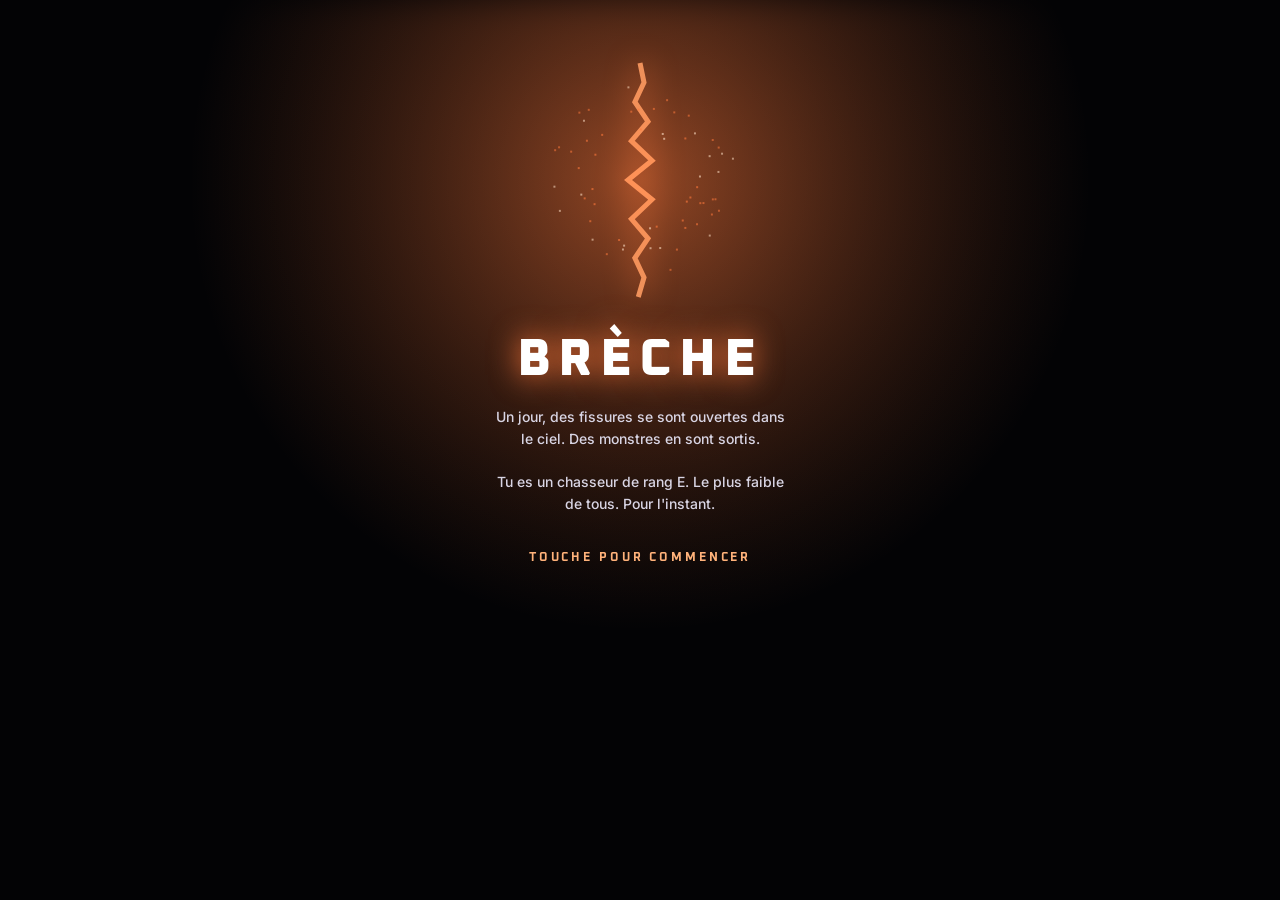
<file: apps/breche.html>
<!doctype html><html lang="fr"><head><meta charset="utf-8"><meta name="viewport" content="width=device-width,initial-scale=1,viewport-fit=cover">
<meta name="theme-color" content="#07080C"><meta name="apple-mobile-web-app-capable" content="yes"><meta name="mobile-web-app-capable" content="yes"><meta name="apple-mobile-web-app-status-bar-style" content="black-translucent"><meta name="apple-mobile-web-app-title" content="Brèche">
<style>*,*::before,*::after{box-sizing:border-box}:root{padding-top:env(safe-area-inset-top,0px);padding-bottom:env(safe-area-inset-bottom,0px)}body{margin:0;font:14px system-ui,-apple-system,sans-serif}img{max-width:100%}[hidden]{display:none!important}</style></head><body>
<title>Brèche</title>
<meta name="claude:viewport-fit-sides" content="cover">
<link rel="stylesheet" href="https://fonts.googleapis.com/css2?family=Oxanium:wght@500;600;700;800&family=Inter:wght@400;500;600;700&display=swap">
<style>
/* Brèche : idle action RPG. Haut = scène de combat (canvas). Milieu = compétences. Bas = panneaux (Héros, Équipement, Compétences, Légion, Brèches). */
:root{
 --bg:#07080C;--panel:#10121A;--panel2:#161925;--line:#242838;--fg:#EEECF3;--mute:#8C8A9C;
 --ember:#FF7A3D;--ember2:#FFB27A;--gold:#F4C55B;--echo:#46E8C1;--hp:#FF4F5E;--xp:#8FA8FF;
 --f-d:"Oxanium","Arial Narrow",system-ui,sans-serif;--f-t:"Inter",system-ui,-apple-system,sans-serif;
}
html,body{background:var(--bg);color:var(--fg);margin:0;height:100%;overscroll-behavior:none}
body{font:14px/1.4 var(--f-t);-webkit-tap-highlight-color:transparent;-webkit-user-select:none;user-select:none}
button{font:inherit;color:inherit;background:none;border:0;padding:0;cursor:pointer;touch-action:manipulation}
#app{position:fixed;inset:0;display:flex;flex-direction:column;max-width:560px;margin:0 auto;padding-top:env(safe-area-inset-top,0px)}
#stage{position:relative;flex:0 0 auto;height:clamp(250px,44vh,400px);overflow:hidden;background:#000}
#cv{position:absolute;inset:0;width:100%;height:100%;display:block}
.hud{position:absolute;left:10px;right:10px;top:8px;display:flex;align-items:flex-start;gap:8px;pointer-events:none}
.rank{pointer-events:auto;width:42px;height:42px;border-radius:12px;display:grid;place-items:center;font:800 22px var(--f-d);color:#fff;background:linear-gradient(150deg,var(--rc,#666),#0006);box-shadow:0 0 0 1.5px #ffffff30 inset,0 4px 14px #0008;position:relative}
.rank small{position:absolute;bottom:-6px;left:50%;transform:translateX(-50%);font:700 8px var(--f-d);letter-spacing:.12em;background:#000c;padding:1px 4px;border-radius:4px;white-space:nowrap}
.zinfo{flex:1;min-width:0;padding-top:1px}
.zinfo b{display:block;font:700 13px var(--f-d);letter-spacing:.04em;text-shadow:0 1px 6px #000;white-space:nowrap;overflow:hidden;text-overflow:ellipsis}
.pips{display:flex;gap:3px;margin-top:5px}
.pips i{flex:1;max-width:22px;height:5px;border-radius:3px;background:#ffffff26}
.pips i.on{background:var(--acc,#fff)}
.pips i.cur{background:#fff;box-shadow:0 0 8px #fff}
.pips i.boss{max-width:30px;background:#ff4f5e55}
.pips i.boss.cur{background:var(--hp);box-shadow:0 0 8px var(--hp)}
.money{text-align:right;font:700 14px var(--f-d);text-shadow:0 1px 6px #000;line-height:1.25}
.money span{display:flex;align-items:center;justify-content:flex-end;gap:5px}
.money .e{color:var(--echo);font-size:12px}
.coin{width:11px;height:11px;border-radius:50%;background:radial-gradient(circle at 35% 35%,#FFF1B8,var(--gold) 55%,#9A6B12);box-shadow:0 0 6px #f4c55b88}
.gem{width:9px;height:11px;background:var(--echo);clip-path:polygon(50% 0,100% 40%,50% 100%,0 40%);box-shadow:0 0 6px var(--echo)}
.hbar{position:absolute;left:10px;right:10px;bottom:10px;display:flex;gap:8px;align-items:center;pointer-events:none}
.bar{position:relative;height:9px;border-radius:5px;background:#0009;overflow:hidden;box-shadow:0 0 0 1px #ffffff1c inset;flex:1}
.bar i{position:absolute;inset:0;right:auto;width:0;border-radius:inherit;transition:width .15s}
.bar.hp i{background:linear-gradient(90deg,#C42639,var(--hp))}
.bar.xp{height:5px;flex:0 0 26%}
.bar.xp i{background:var(--xp)}
.lvl{font:700 11px var(--f-d);color:var(--xp);text-shadow:0 1px 4px #000;min-width:38px}
.bossui{position:absolute;left:14px;right:14px;top:58px;text-align:center;pointer-events:none;transition:opacity .3s}
.bossui b{font:700 11px var(--f-d);letter-spacing:.14em;text-transform:uppercase;color:#FFD1D5;text-shadow:0 1px 6px #000}
.bossui .bar{height:8px;margin-top:4px}
.bossui .bar i{background:linear-gradient(90deg,#8E1B2A,#FF4F5E)}
.bossui .tm{font:600 11px var(--f-d);color:#fff;opacity:.8;margin-top:3px}
.farm{pointer-events:auto;position:absolute;right:10px;bottom:28px;font:700 10px var(--f-d);letter-spacing:.08em;padding:5px 8px;border-radius:8px;background:#000a;box-shadow:0 0 0 1px #ffffff25 inset}
.farm.on{background:#FF7A3D33;box-shadow:0 0 0 1px var(--ember) inset;color:var(--ember2)}
.back{pointer-events:auto;position:absolute;left:10px;bottom:28px;font:700 10px var(--f-d);letter-spacing:.08em;padding:5px 8px;border-radius:8px;background:#000a;box-shadow:0 0 0 1px #ffffff25 inset;color:#fff;text-decoration:none}
#banner{position:absolute;left:0;right:0;top:40%;transform:translateY(-50%);text-align:center;pointer-events:none;opacity:0}
#banner.show{animation:ban 2.6s ease forwards}
#banner b{display:block;font:800 30px/1 var(--f-d);letter-spacing:.06em;text-shadow:0 0 18px var(--bc,#FF7A3D),0 2px 0 #000}
#banner small{display:block;margin-top:8px;font:600 12px var(--f-d);letter-spacing:.18em;text-transform:uppercase;opacity:.85}
#banner::before{content:"";position:absolute;left:0;right:0;top:-18px;bottom:-14px;background:linear-gradient(90deg,transparent,#000c 25%,#000c 75%,transparent);z-index:-1}
@keyframes ban{0%{opacity:0;transform:translateY(-50%) scale(1.25);letter-spacing:.4em}12%{opacity:1;transform:translateY(-50%) scale(1)}80%{opacity:1}100%{opacity:0;transform:translateY(-60%)}}
#bind{position:absolute;left:50%;bottom:34px;transform:translateX(-50%);display:none;flex-direction:column;align-items:center;gap:6px}
#bind.show{display:flex;animation:pop .35s cubic-bezier(.2,1.5,.4,1)}
#bind button.go{font:800 15px var(--f-d);letter-spacing:.12em;padding:12px 22px;border-radius:14px;color:#03130E;background:linear-gradient(180deg,#8FFFE2,var(--echo));box-shadow:0 0 24px #46E8C199,0 0 0 2px #ffffff55 inset;animation:pulse 1.2s ease-in-out infinite}
#bind small{font:600 11px var(--f-t);color:#CFFFF2;text-shadow:0 1px 4px #000}
#bind button.no{font:600 11px var(--f-t);color:#ffffffaa;text-decoration:underline}
#bind .t{height:3px;width:120px;border-radius:2px;background:#ffffff33;overflow:hidden}
#bind .t i{display:block;height:100%;background:var(--echo)}
@keyframes pop{from{transform:translateX(-50%) scale(.6);opacity:0}}
@keyframes pulse{50%{box-shadow:0 0 38px #46E8C1cc,0 0 0 2px #fff inset}}

#skills{flex:0 0 auto;display:flex;align-items:center;gap:9px;padding:9px 12px;background:linear-gradient(180deg,#0D0F16,var(--panel));border-bottom:1px solid var(--line)}
.sk{position:relative;width:50px;height:50px;border-radius:15px;background:var(--panel2);box-shadow:0 0 0 1px var(--line) inset;display:grid;place-items:center;overflow:hidden;flex:0 0 auto}
.sk svg{width:26px;height:26px;position:relative;z-index:1}
.sk::after{content:"";position:absolute;inset:0;background:conic-gradient(#000b calc(var(--p,0)*1turn),transparent 0)}
.sk.ready{box-shadow:0 0 0 1.5px var(--sc) inset,0 0 14px color-mix(in srgb,var(--sc) 45%,transparent)}
.sk.lock{opacity:.35}
.sk.lock svg{filter:grayscale(1)}
.sk.act{animation:flash .4s}
@keyframes flash{0%{background:var(--sc)}}
.sk .lv{position:absolute;right:3px;bottom:2px;font:700 9px var(--f-d);z-index:2;opacity:.8}
.ctl{margin-left:auto;display:flex;flex-direction:column;gap:5px}
.tg{font:700 10px var(--f-d);letter-spacing:.08em;padding:5px 9px;border-radius:8px;background:var(--panel2);box-shadow:0 0 0 1px var(--line) inset;color:var(--mute);min-width:54px}
.tg.on{color:#fff;box-shadow:0 0 0 1px var(--ember) inset;background:#FF7A3D22}

#panel{flex:1;overflow-y:auto;-webkit-overflow-scrolling:touch;padding:14px 12px 20px}
#tabs{flex:0 0 auto;display:flex;background:#0B0C12f2;border-top:1px solid var(--line);padding-bottom:env(safe-area-inset-bottom,0px)}
#tabs button{flex:1;display:flex;flex-direction:column;align-items:center;gap:3px;padding:8px 0 7px;font:600 10px var(--f-t);color:var(--mute);position:relative}
#tabs button svg{width:23px;height:23px}
#tabs button.on{color:var(--ember2)}
#tabs button .dot{position:absolute;top:6px;left:calc(50% + 8px);width:8px;height:8px;border-radius:50%;background:var(--ember);box-shadow:0 0 6px var(--ember)}

h2{font:700 19px var(--f-d);letter-spacing:.02em;margin:0 0 2px}
.sub{color:var(--mute);font-size:12.5px;margin:0 0 12px}
.card{background:var(--panel);border-radius:16px;box-shadow:0 0 0 1px var(--line) inset;padding:12px;margin-bottom:10px}
.stats{display:grid;grid-template-columns:1fr 1fr 1fr;gap:8px}
.st{background:var(--panel2);border-radius:12px;padding:8px 10px}
.st small{display:block;color:var(--mute);font-size:10.5px;text-transform:uppercase;letter-spacing:.08em}
.st b{font:700 16px var(--f-d)}
.row{display:flex;align-items:center;gap:11px;padding:10px 0;border-top:1px solid var(--line)}
.row:first-child{border-top:0}
.row .ic{width:40px;height:40px;border-radius:12px;display:grid;place-items:center;flex:0 0 auto;background:var(--panel2)}
.row .ic svg{width:22px;height:22px}
.row .t{flex:1;min-width:0}
.row .t b{display:block;font:600 14px var(--f-t)}
.row .t small{display:block;color:var(--mute);font-size:12px}
.buy{flex:0 0 auto;min-width:84px;padding:8px 10px;border-radius:12px;background:linear-gradient(180deg,#FF8E55,#E5582A);color:#1A0802;font:700 13px var(--f-d);display:flex;flex-direction:column;align-items:center;line-height:1.15;box-shadow:0 2px 0 #8A2E0E}
.buy small{font:600 10px var(--f-t);opacity:.75}
.buy.e{background:linear-gradient(180deg,#8FFFE2,#2DC9A2);box-shadow:0 2px 0 #0C6B54;color:#02140F}
.buy.no,.buy:disabled{filter:grayscale(1) brightness(.55);box-shadow:none}
.buy:active{transform:translateY(2px);box-shadow:none}
.seg{display:flex;background:var(--panel2);border-radius:10px;padding:3px;margin-bottom:10px;gap:3px}
.seg button{flex:1;padding:6px 0;border-radius:8px;font:700 12px var(--f-d);color:var(--mute)}
.seg button.on{background:#2A2E40;color:#fff}
.slots{display:grid;grid-template-columns:1fr 1fr;gap:8px;margin-bottom:12px}
.slot{background:var(--panel);border-radius:14px;box-shadow:0 0 0 1px var(--line) inset;padding:10px;display:flex;gap:9px;align-items:center;text-align:left;min-height:64px}
.slot .ii{width:42px;height:42px;flex:0 0 auto}
.slot b{display:block;font:600 12.5px var(--f-t);line-height:1.2}
.slot small{display:block;font-size:11px;color:var(--mute);margin-top:2px}
.ii{border-radius:11px;display:grid;place-items:center;background:radial-gradient(circle at 50% 40%,color-mix(in srgb,var(--rc) 30%,#161925),#11131B);box-shadow:0 0 0 1.5px var(--rc) inset;position:relative}
.ii svg{width:60%;height:60%}
.ii .n{position:absolute;right:2px;bottom:1px;font:700 9px var(--f-d);opacity:.8}
.inv{display:grid;grid-template-columns:repeat(6,1fr);gap:7px}
.inv .ii{aspect-ratio:1;width:100%}
.inv .ii.up::after{content:"";position:absolute;left:3px;top:3px;width:0;height:0;border-left:5px solid transparent;border-right:5px solid transparent;border-bottom:7px solid #4CFF8A}
.empty{color:var(--mute);font-size:12.5px;text-align:center;padding:18px 0}
.btnrow{display:flex;gap:8px;margin:10px 0}
.btn{flex:1;padding:10px;border-radius:12px;background:var(--panel2);box-shadow:0 0 0 1px var(--line) inset;font:600 12.5px var(--f-t)}
.btn.on{box-shadow:0 0 0 1px var(--ember) inset;color:var(--ember2)}
.skc{display:flex;gap:11px;align-items:center}
.skc .ic{width:48px;height:48px;border-radius:14px;display:grid;place-items:center;background:var(--panel2);box-shadow:0 0 0 1.5px var(--sc) inset;flex:0 0 auto}
.skc .ic svg{width:26px;height:26px}
.skc.lock{opacity:.45}
.echo{display:flex;gap:11px;align-items:center}
.echo canvas{width:60px;height:60px;border-radius:14px;background:radial-gradient(circle at 50% 70%,#0F3A33,#0A0D14);box-shadow:0 0 0 1px #46E8C144 inset;flex:0 0 auto}
.echo .t b{display:flex;gap:6px;align-items:center}
.tag{font:700 9.5px var(--f-d);letter-spacing:.08em;padding:2px 6px;border-radius:5px;background:#46E8C122;color:var(--echo)}
.tag.boss{background:#FF4F5E22;color:#FF9AA3}
.zone{display:flex;gap:11px;align-items:center;text-align:left;width:100%}
.zone .zl{width:46px;height:46px;border-radius:13px;display:grid;place-items:center;font:800 22px var(--f-d);flex:0 0 auto;color:#fff}
.zone.lock{opacity:.4}
.zone.cur{box-shadow:0 0 0 1.5px var(--ember) inset}
.prog{height:4px;border-radius:2px;background:#ffffff1a;margin-top:6px;overflow:hidden}
.prog i{display:block;height:100%;background:var(--acc)}
.cap{display:flex;justify-content:space-between;align-items:center;margin-bottom:8px}
.cap b{font:700 13px var(--f-d)}
.hint{font-size:12px;color:var(--mute);background:var(--panel2);border-radius:12px;padding:10px 12px;margin-bottom:10px}
.hint b{color:var(--fg)}

#modal{position:fixed;inset:0;z-index:20;display:none;align-items:flex-end;justify-content:center;background:#000a;backdrop-filter:blur(6px);-webkit-backdrop-filter:blur(6px)}
#modal.show{display:flex}
.sheet{width:100%;max-width:560px;background:var(--panel);border-radius:22px 22px 0 0;padding:18px 16px calc(18px + env(safe-area-inset-bottom,0px));box-shadow:0 -1px 0 var(--line);animation:up .28s cubic-bezier(.2,.9,.3,1)}
@keyframes up{from{transform:translateY(100%)}}
.sheet h3{font:700 20px var(--f-d);margin:0}
.sheet p{color:#C9C6D6;margin:6px 0 0}
.cmp{display:grid;grid-template-columns:1fr 1fr;gap:8px;margin:14px 0}
.cmp .card{margin:0}
.cmp small{color:var(--mute);font-size:10.5px;text-transform:uppercase;letter-spacing:.08em}
.cmp ul{list-style:none;padding:0;margin:6px 0 0;font-size:12.5px}
.cmp li{display:flex;justify-content:space-between;padding:2px 0}
.cmp .up{color:#4CFF8A}.cmp .dn{color:#FF7C86}
.big{display:block;width:100%;padding:14px;border-radius:14px;font:700 15px var(--f-d);letter-spacing:.04em;background:linear-gradient(180deg,#FF8E55,#E5582A);color:#1A0802;margin-top:8px}
.big.alt{background:var(--panel2);color:var(--fg);box-shadow:0 0 0 1px var(--line) inset}
.gain{display:flex;gap:10px;margin:14px 0}
.gain div{flex:1;background:var(--panel2);border-radius:14px;padding:12px;text-align:center}
.gain b{display:block;font:700 18px var(--f-d)}
.gain small{color:var(--mute);font-size:11px}

#intro{position:fixed;inset:0;z-index:30;background:#030305;display:flex;flex-direction:column;align-items:center;justify-content:center;text-align:center;padding:30px;transition:opacity .6s}
#intro.out{opacity:0;pointer-events:none}
#intro canvas{position:absolute;inset:0;width:100%;height:100%}
#intro .ttl{position:relative;font:800 52px/1 var(--f-d);letter-spacing:.14em;color:#fff;text-shadow:0 0 30px var(--ember);opacity:0;animation:ttl 1.4s .9s ease forwards}
#intro .tx{position:relative;max-width:300px;margin-top:20px;font:500 14px/1.55 var(--f-t);color:#D9D5E4;opacity:0;animation:fade 1s 1.9s forwards}
#intro .tap{position:relative;margin-top:36px;font:700 12px var(--f-d);letter-spacing:.24em;color:var(--ember2);opacity:0;animation:fade 1s 2.8s forwards,blink 1.6s 3.8s infinite}
@keyframes ttl{from{opacity:0;letter-spacing:.6em;filter:blur(8px)}to{opacity:1;letter-spacing:.14em;filter:none}}
@keyframes fade{to{opacity:1}}
@keyframes blink{50%{opacity:.35}}
#toast{position:fixed;left:50%;top:calc(env(safe-area-inset-top,0px) + 74px);transform:translateX(-50%);z-index:25;pointer-events:none;display:flex;flex-direction:column;gap:6px;align-items:center;width:90%;max-width:360px}
.toast{width:max-content;max-width:100%;background:#151824ee;box-shadow:0 0 0 1px var(--tc,#333) inset,0 6px 20px #000a;border-radius:12px;padding:8px 12px;font:600 12.5px var(--f-t);animation:tin .3s ease,tout .4s 2.2s ease forwards;display:flex;gap:8px;align-items:center}
.toast .ii{width:26px;height:26px;border-radius:7px}
@keyframes tin{from{opacity:0;transform:translateY(-10px)}}
@keyframes tout{to{opacity:0;transform:translateY(-8px)}}
@media (prefers-reduced-motion:reduce){*{animation-duration:.01s!important}}
</style>

<div id="app">
 <div id="stage">
  <canvas id="cv"></canvas>
  <div class="hud">
   <div class="rank" id="rank">E<small>CHASSEUR</small></div>
   <div class="zinfo"><b id="zname">Tunnels oubliés</b><div class="pips" id="pips"></div></div>
   <div class="money"><span><i class="coin"></i><b id="gold">0</b></span><span class="e"><i class="gem"></i><b id="ess">0</b></span></div>
  </div>
  <a class="back" id="back" href="../index.html#games" hidden>‹ LIMA</a>
  <button class="farm" id="farm">AVANCER ▸</button>
  <div class="bossui" id="bossui" style="opacity:0"><b id="bossn">Boss</b><div class="bar"><i id="bossb"></i></div><div class="tm" id="bosst">40 s</div></div>
  <div id="banner"><b></b><small></small></div>
  <div id="bind"><small id="bindtx">Lier l'écho</small><button class="go" data-act="bind">LIER L'ÉCHO</button><div class="t"><i id="bindt"></i></div><button class="no" data-act="nobind">Laisser partir</button></div>
  <div class="hbar"><span class="lvl" id="lvl">Niv. 1</span><div class="bar hp"><i id="hpb"></i></div><div class="bar xp"><i id="xpb"></i></div></div>
 </div>
 <div id="skills"></div>
 <div id="panel"></div>
 <nav id="tabs"></nav>
</div>
<div id="modal"></div>
<div id="toast"></div>
<div id="intro"><canvas id="icv"></canvas><div class="ttl">BRÈCHE</div><div class="tx">Un jour, des fissures se sont ouvertes dans le ciel. Des monstres en sont sortis.<br><br>Tu es un chasseur de rang E. Le plus faible de tous. Pour l'instant.</div><div class="tap">TOUCHE POUR COMMENCER</div></div>

<script>
(function(){
"use strict";
var $=function(s){return document.querySelector(s)};
var KEY="lima.breche";
function rnd(a,b){return a+Math.random()*(b-a)}
function pick(a){return a[Math.random()*a.length|0]}
function clamp(v,a,b){return v<a?a:v>b?b:v}
function hash(i,s){var x=Math.sin(i*127.1+s*311.7)*43758.5453;return x-Math.floor(x)}
var UN=["","K","M","B","T","Qa","Qi","Sx","Sp","Oc","No","Dc"];
function fmt(n){if(!isFinite(n))return "∞";n=Math.floor(n);if(n<1000)return ""+n;var e=Math.floor(Math.log10(n)/3);if(e>=UN.length)return n.toExponential(2).replace("+","");var v=n/Math.pow(1000,e);return (v<10?v.toFixed(2):v<100?v.toFixed(1):v.toFixed(0)).replace(/\.?0+$/,"")+UN[e]}
function pct(v){return Math.round(v*100)+" %"}

/* ================= DONNÉES ================= */
var RAR=[{n:"Commun",c:"#A9A7B5",m:1},{n:"Rare",c:"#4FA3FF",m:1.7},{n:"Épique",c:"#B36BFF",m:2.8},{n:"Légendaire",c:"#FFB23F",m:4.6},{n:"Mythique",c:"#FF4F6D",m:7.5}];
var SLOTS=[["arme","Arme"],["armure","Armure"],["amulette","Amulette"],["anneau","Anneau"]];
var INAMES={arme:["Dague ébréchée","Lame de chasseur","Sabre runique","Croc de brèche","Lame de l'aube"],armure:["Veste rapiécée","Manteau de cuir","Cuirasse gravée","Carapace d'abysse","Égide stellaire"],amulette:["Pendentif terne","Talisman d'os","Œil de verre","Cœur de braise","Larme du vide"],anneau:["Anneau de fer","Bague d'argent","Sceau runique","Anneau d'écho","Anneau d'éternité"]};
var RANKS=["E","D","C","B","A","S","S+"];
var RCOL=["#6E7280","#3E9B5C","#3E7FD0","#8A4FD6","#D6862E","#E03A4A","#FF7A3D"];
var CAP=[2,3,4,5,6,8,10];
var ZONES=[
 {r:"E",n:"Tunnels oubliés",sky:["#0A0F12","#16201F"],far:"#0F1719",mid:"#16211F",gr:["#1C2824","#0A100E"],acc:"#7FE0A8",glow:"#5BFFB0",style:"arch",amb:"drip",
  mobs:[{k:"beast",n:"Rat des tunnels",c:"#5E504A",e:"#B8FF6A",o:{rat:1},s:.62},{k:"blob",n:"Vase d'égout",c:"#4E7A3A",e:"#F0FF8A",s:.7}],
  boss:{k:"beast",n:"Reine des rats",c:"#3E3330",e:"#FF5A3A",o:{rat:1,mane:1},s:1.35}},
 {r:"D",n:"Forêt de verre",sky:["#0B1220","#1C2B45"],far:"#13203A",mid:"#1B2D4C",gr:["#1E2C40","#0A101A"],acc:"#8FD8FF",glow:"#9FE7FF",style:"spike",amb:"shard",
  mobs:[{k:"beast",n:"Loup de quartz",c:"#7C93B8",e:"#E6FBFF",o:{wolf:1},s:.8},{k:"flyer",n:"Spore luisante",c:"#5BA6C9",e:"#FFFFFF",o:{spore:1},s:.6}],
  boss:{k:"beast",n:"Cerf de cristal",c:"#9DB7E0",e:"#FFFFFF",o:{horns:1},s:1.4}},
 {r:"C",n:"Mines rouges",sky:["#140806","#2E120B"],far:"#24100B",mid:"#33160E",gr:["#3A1A10","#120705"],acc:"#FF8A4A",glow:"#FF6A2A",style:"rock",amb:"ember",
  mobs:[{k:"golem",n:"Golem de scories",c:"#4A3A36",e:"#FF8A2A",s:.85},{k:"flyer",n:"Chauve-souris ardente",c:"#5A2A22",e:"#FFB24A",o:{bat:1},s:.62}],
  boss:{k:"golem",n:"Forgeron de lave",c:"#3A2622",e:"#FFD24A",o:{lava:1},s:1.5}},
 {r:"B",n:"Cité engloutie",sky:["#04121A","#0B2A36"],far:"#0A222C",mid:"#0F2F3B",gr:["#123440","#051116"],acc:"#4FE3E0",glow:"#6FFFF0",style:"tower",amb:"bubble",
  mobs:[{k:"knight",n:"Garde noyé",c:"#3D5A60",e:"#7FFFF2",s:.85},{k:"wyrm",n:"Anguille des abysses",c:"#2E5B5A",e:"#C8FF7A",s:.55}],
  boss:{k:"knight",n:"Roi noyé",c:"#2A4248",e:"#FFE27A",o:{crown:1},s:1.45}},
 {r:"A",n:"Désert de cendres",sky:["#1A1210","#4A2E22"],far:"#3A241C",mid:"#4B2F22",gr:["#5A3A28","#1C120C"],acc:"#FFC27A",glow:"#FFB04A",style:"dune",amb:"ash",
  mobs:[{k:"beast",n:"Scarabée de braise",c:"#3A2A24",e:"#FF9A3A",o:{shell:1},s:.7},{k:"flyer",n:"Spectre de cendre",c:"#8A7A70",e:"#FFE2B0",o:{wraith:1},s:.75}],
  boss:{k:"beast",n:"Sphinx de braise",c:"#7A4A2A",e:"#FFE27A",o:{mane:1,wings:1},s:1.5}},
 {r:"S",n:"Couronne du vide",sky:["#05030C","#1C0F33"],far:"#160C2A",mid:"#211340",gr:["#24173F","#08050F"],acc:"#C08BFF",glow:"#D3A6FF",style:"float",amb:"star",
  mobs:[{k:"knight",n:"Héraut du vide",c:"#2E2448",e:"#E0A6FF",s:.9},{k:"flyer",n:"Ombre affamée",c:"#2A1F3A",e:"#FF6AD5",o:{wraith:1},s:.8}],
  boss:{k:"wyrm",n:"Dévoreur d'étoiles",c:"#2A1A44",e:"#FFD1FF",o:{horns:1},s:1.25}}
];
var EK={beast:"Rôdeur",blob:"Rôdeur",flyer:"Spectre",golem:"Colosse",knight:"Lame",wyrm:"Wyrm"};
var ECHO={"Rôdeur":{m:.32,cd:.8,t:"melee",d:"Rapide, frappe au corps à corps"},"Spectre":{m:.3,cd:1.15,t:"ranged",d:"Tire des éclats de loin"},"Colosse":{m:.8,cd:2.3,t:"slam",d:"Frappe le sol, touche tout le groupe"},"Lame":{m:.55,cd:1.15,t:"melee",d:"Coups lourds au corps à corps"},"Wyrm":{m:1,cd:1.9,t:"breath",d:"Souffle sur tous les ennemis"}};
var SKILLS=[
 {n:"Entaille éclair",d:"Bond en avant, frappe la cible à 400 % des dégâts.",cd:7,z:0,c:"#FF7A3D",ic:'<path d="M5 19 19 5M14 5h5v5" stroke="currentColor" stroke-width="2.4" fill="none" stroke-linecap="round" stroke-linejoin="round"/><path d="M4 14l6 6" stroke="currentColor" stroke-width="2.4" stroke-linecap="round"/>'},
 {n:"Onde de choc",d:"Frappe le sol : 250 % des dégâts à tous les ennemis.",cd:12,z:1,c:"#8FD8FF",ic:'<path d="M3 17c3-5 15-5 18 0M6 13c2-3 10-3 12 0" stroke="currentColor" stroke-width="2.2" fill="none" stroke-linecap="round"/><circle cx="12" cy="7" r="2.6" fill="currentColor"/>'},
 {n:"Lames errantes",d:"Six lames volantes, 120 % des dégâts chacune.",cd:9,z:2,c:"#FFC24A",ic:'<path d="M12 3l2 7-2 2-2-2zM21 12l-7 2-2-2 2-2zM12 21l-2-7 2-2 2 2zM3 12l7-2 2 2-2 2z" fill="currentColor"/>'},
 {n:"Éveil",d:"8 s de rage : dégâts +60 %, vitesse d'attaque +80 %.",cd:35,z:3,c:"#FF4F6D",ic:'<path d="M12 2c1 4 5 5 5 10a5 5 0 0 1-10 0c0-2 1-3 2-4 0 2 1 3 2 3 0-4-1-6 1-9z" fill="currentColor"/>'}
];
var UPS=[
 {k:"atk",n:"Force",d:"Dégâts +6,5 %",c:10,g:1.16,max:9999,col:"#FF7A3D",ic:'<path d="M5 19 17 7l2-4-4 2L3 17zM14 14l5 5M17 12l-5 5" stroke="currentColor" stroke-width="2" fill="none" stroke-linecap="round" stroke-linejoin="round"/>'},
 {k:"hp",n:"Vitalité",d:"Points de vie +6,5 %",c:10,g:1.16,max:9999,col:"#FF4F5E",ic:'<path d="M12 20s-7-4.4-7-10a4 4 0 0 1 7-2.6A4 4 0 0 1 19 10c0 5.6-7 10-7 10z" fill="currentColor"/>'},
 {k:"spd",n:"Agilité",d:"Vitesse d'attaque +4 %",c:60,g:1.45,max:30,col:"#8FD8FF",ic:'<path d="M13 3 5 14h6l-1 7 8-11h-6z" fill="currentColor"/>'},
 {k:"crit",n:"Précision",d:"Coup critique +1 %",c:60,g:1.45,max:40,col:"#FFC24A",ic:'<circle cx="12" cy="12" r="7" stroke="currentColor" stroke-width="2" fill="none"/><circle cx="12" cy="12" r="2.4" fill="currentColor"/><path d="M12 2v4M12 18v4M2 12h4M18 12h4" stroke="currentColor" stroke-width="2"/>'}
];
var SLOTIC={arme:'<path d="M19 3 9 13l2 2L21 5V3zM8 14l-3 3 2 2 3-3M4 18l2 2" stroke="currentColor" stroke-width="1.8" fill="none" stroke-linecap="round" stroke-linejoin="round"/>',armure:'<path d="M12 3 5 6v5c0 5 3 8 7 10 4-2 7-5 7-10V6z" stroke="currentColor" stroke-width="1.8" fill="none" stroke-linejoin="round"/><path d="M12 7v10" stroke="currentColor" stroke-width="1.6"/>',amulette:'<path d="M6 3c0 5 3 8 6 9 3-1 6-4 6-9" stroke="currentColor" stroke-width="1.6" fill="none"/><path d="M12 11l4 5-4 5-4-5z" fill="currentColor"/>',anneau:'<circle cx="12" cy="14" r="6" stroke="currentColor" stroke-width="2" fill="none"/><path d="M9 6l3-3 3 3-3 3z" fill="currentColor"/>'};

/* ================= ÉTAT ================= */
function fresh(){return {v:1,gold:0,ess:0,lv:1,xp:0,pts:0,up:{atk:0,hp:0,spd:0,crit:0},zone:0,stage:1,maxZone:0,maxStage:1,farm:false,gear:{arme:null,armure:null,amulette:null,anneau:null},inv:[],sk:[1,0,0,0],auto:true,army:[],kills:0,bosses:0,speed:1,autoEq:true,seen:false,last:Date.now(),uid:1,souls:0,best:0,runs:0,maxL:0}}
var S;
try{S=JSON.parse(localStorage.getItem(KEY)||"null")}catch(e){S=null}
if(!S||S.v!==1)S=fresh();
(function(){var f=fresh();for(var k in f)if(S[k]===undefined)S[k]=f[k]})();
function save(){S.last=Date.now();try{localStorage.setItem(KEY,JSON.stringify(S))}catch(e){}}

function zoneData(z){return ZONES[z<6?z:(z-6)%6]}
function zoneName(z){return z<6?ZONES[z].n:"Brèche infinie"}
function Lidx(){return S.zone*10+S.stage-1}
function rankIdx(){return Math.min(Math.max(S.maxZone,S.best),6)}
function mult(){return 1+.1*S.souls}
function soulGain(){var L=Math.max(S.maxL,S.maxZone*10+S.maxStage-1);return L<20?0:Math.floor(Math.pow((L-15)/6,2))}
function rebirth(){var g=soulGain();if(g<1)return;S.souls+=g;S.best=Math.max(S.best,S.maxZone);S.runs++;S.gold=0;S.up={atk:0,hp:0,spd:0,crit:0};S.zone=0;S.stage=1;S.maxZone=0;S.maxStage=1;S.maxL=0;S.farm=false;S.inv=[];startStage();save();renderHud();renderPanel();R.flashW=.8;banner("RENAISSANCE","+"+g+" âme"+(g>1?"s":"")+" · tout est "+Math.round(mult()*100)+" %","#C08BFF")}
function rankLabel(){var r=rankIdx();return RANKS[r]}

/* ---- formules ---- */
function mobHp(L){return 14*Math.pow(1.27,L)}
function mobDmg(L){return 4*Math.pow(1.245,L)}
function mobGold(L){return 3*Math.pow(1.2,L)}
function mobXp(L){return 3*Math.pow(1.12,L)}
function xpNeed(lv){return Math.floor(12*Math.pow(1.16,lv-1))}
function itemPow(it){return 10*Math.pow(1.075,it.p)*RAR[it.r].m}
function itemStats(it){var p=itemPow(it),r=it.r;
 if(it.s==="arme")return {atk:p*.55};
 if(it.s==="armure")return {hp:p*2.8};
 if(it.s==="amulette")return {atk:p*.22,crit:.01*(r+1),critD:.12*(r+1)};
 return {hp:p*1.1,spd:.03*(r+1),gold:.06*(r+1)};}
function gearSum(){var t={atk:0,hp:0,crit:0,critD:0,spd:0,gold:0};for(var k in S.gear){var it=S.gear[k];if(!it)continue;var s=itemStats(it);for(var j in s)t[j]+=s[j]}return t}
var STAT;
function calc(){var g=gearSum();var buff=R&&R.buff>0;
 var atk=(10+1.5*(S.lv-1)+g.atk)*Math.pow(1.065,S.up.atk)*mult();
 var hp=(100+18*(S.lv-1)+g.hp)*Math.pow(1.065,S.up.hp)*mult();
 var aps=1.05*(1+.04*S.up.spd+g.spd);
 var crit=Math.min(.75,.05+.01*S.up.crit+g.crit),critD=1.6+g.critD;
 STAT={atk:atk,hp:hp,aps:aps,crit:crit,critD:critD,gold:1+g.gold,batk:atk*(buff?1.6:1),baps:aps*(buff?1.8:1)};
 STAT.dps=atk*aps*(1+crit*(critD-1));
 STAT.edps=S.army.reduce(function(a,e){return a+echoDmg(e)/ECHO[e.k].cd},0);
 return STAT;}
function echoDmg(e){return (STAT?STAT.atk:10)*ECHO[e.k].m*(1+.3*(e.lv-1))*(e.boss?2:1)}
function echoCost(e){return Math.ceil(4*Math.pow(1.45,e.lv-1)*(e.boss?3:1))}
function upCost(u,n){return Math.ceil(u.c*Math.pow(u.g,n))}
function skCost(i){return S.sk[i]}

/* ================= RUNTIME ================= */
var cv=$("#cv"),c=cv.getContext("2d"),W=0,H=0,DPR=1,GY=0,HX=0,K=1;
var R={q:[],phase:"walk",t:1,wave:0,mobs:[],fx:[],txt:[],proj:[],sl:[],rings:[],scroll:0,hp:1,heroAtk:0,atkAnim:-1,walk:0,hurt:0,dead:0,dash:0,portal:null,bossT:0,fade:0,shake:0,buff:0,cds:[0,0,0,0],bind:null,boss:null,eAnim:[],amb:[],time:0,flashW:0};
function resize(){var r=cv.getBoundingClientRect();W=r.width;H=r.height;DPR=Math.min(2,window.devicePixelRatio||1);cv.width=W*DPR;cv.height=H*DPR;GY=H*.8;HX=W*.3;K=clamp(H/330,.8,1.25);initAmb()}
function initAmb(){R.amb=[];for(var i=0;i<34;i++)R.amb.push({x:Math.random()*W,y:Math.random()*H,v:Math.random(),s:Math.random()})}

function startStage(){var L=Lidx();R.phase="walk";R.t=.9;R.wave=0;R.mobs=[];R.proj=[];R.portal=null;R.boss=null;R.bossT=0;calc();R.hp=STAT.hp;R.isBoss=S.stage===10;R.waves=R.isBoss?1:4;renderHud()}
function mkMob(def,L,o){o=o||{};var hpm=o.boss?16:o.elite?4:1;
 var m={def:def,k:def.k,L:L,x:W+40+(o.off||0),hp:mobHp(L)*hpm,dmg:mobDmg(L)*(o.boss?2.2:o.elite?1.6:1),atkT:rnd(.3,1),flash:0,lunge:0,s:def.s*(o.elite?1.18:1),elite:!!o.elite,boss:!!o.boss,dead:0,spd:rnd(55,75)*(def.k==="golem"?.7:1),ph:Math.random()*6,kb:0};
 m.max=m.hp;return m}
function spawnWave(){var z=zoneData(S.zone),L=Lidx(),n=R.wave===3?3:2+(Math.random()<.4?1:0);
 for(var i=0;i<n;i++){var el=R.wave===3&&i===n-1;R.mobs.push(mkMob(pick(z.mobs),L,{off:i*70+rnd(0,30),elite:el}))}}
function spawnBoss(){var z=zoneData(S.zone),L=Lidx();var b=mkMob(z.boss,L,{boss:true,off:40});R.mobs.push(b);R.boss=b;R.bossT=40;
 R.mobs.push(mkMob(z.mobs[0],L,{off:0}));banner(z.boss.n,"Boss de la brèche · "+(S.zone<6?"Rang "+z.r:"Étage "+floorN()),"#FF4F5E")}
function floorN(){return (S.zone-6)*10+S.stage}
function alive(){return R.mobs.filter(function(m){return !m.dead})}
function front(){var a=alive(),b=null;for(var i=0;i<a.length;i++)if(!b||a[i].x<b.x)b=a[i];return b}
function range(){return 62*K}

function hitMob(m,d,o){if(!m||m.dead)return;o=o||{};m.hp-=d;m.flash=.12;if(o.kb)m.kb=o.kb;
 addTxt(m.x+rnd(-10,10),GY-mobH(m)-8,fmt(d),o.crit?"#FFB24A":o.echo?"#7FFFE0":"#fff",o.crit?1.35:o.echo?.85:1);
 for(var i=0;i<(o.crit?7:3);i++)R.fx.push({x:m.x-8,y:GY-mobH(m)*.5,vx:rnd(40,200),vy:rnd(-160,40),life:.4,max:.4,col:o.echo?"#46E8C1":m.def.e,sz:rnd(1.5,3.5)});
 if(o.crit)R.shake=Math.max(R.shake,4);
 if(m.hp<=0)kill(m)}
function mobH(m){return 60*K*m.s}
function kill(m){m.dead=.001;m.hp=0;var L=m.L,mul=m.boss?12:m.elite?3:1;
 var g=mobGold(L)*mul*STAT.gold,x=mobXp(L)*mul;S.gold+=g;gainXp(x);S.kills++;
 if(Math.random()<(m.boss?1:m.elite?.6:.22))S.ess+=Math.ceil((m.boss?10:m.elite?3:1)*(1+S.zone*.5));
 addTxt(m.x,GY-mobH(m)-26,"+"+fmt(g),"#F4C55B",.9);
 for(var i=0;i<14;i++)R.fx.push({x:m.x,y:GY-mobH(m)*.5,vx:rnd(-120,120),vy:rnd(-220,-20),life:.7,max:.7,col:i%3?m.def.c:m.def.e,sz:rnd(2,5),g:1});
 for(var j=0;j<4;j++)R.fx.push({x:m.x,y:GY-20,vx:rnd(60,160),vy:rnd(-260,-160),life:.9,max:.9,col:"#F4C55B",sz:3,coin:1,g:1});
 var drop=m.boss?1:m.elite?.45:.07;if(Math.random()<drop)gainItem(genItem(L,m.boss?2:m.elite?1:0));
 if(m.boss){S.bosses++;R.boss=null;R.shake=10;R.flashW=.5;
  var first=S.zone===S.maxZone&&S.stage===S.maxStage;
  if(first){S.maxZone=S.zone+1;S.maxStage=1;var ri=rankIdx();if(S.zone<6&&S.maxZone>S.best){later(function(){banner("RANG "+RANKS[ri],ri>=6?"Plus personne ne t'arrête":"Nouveau rang de chasseur","#FF7A3D");toast("Rang "+RANKS[ri]+" : légion de "+CAP[ri]+" échos"+(SKILLS[ri]&&ri<4?", compétence « "+SKILLS[ri].n+" » débloquée":""),"#FF7A3D")},700);if(ri<4&&!S.sk[ri])S.sk[ri]=1}}
  offerBind(m,true);}
 else if(m.elite&&Math.random()<.3)offerBind(m,false);
 calc();}
function gainXp(x){S.xp+=x;var up=false;while(S.xp>=xpNeed(S.lv)){S.xp-=xpNeed(S.lv);S.lv++;S.pts++;up=true}
 if(up){calc();R.hp=STAT.hp;addTxt(HX,GY-110*K,"NIVEAU "+S.lv,"#8FA8FF",1.2);R.rings.push({x:HX,y:GY-40*K,r:10,life:.6,max:.6,col:"#8FA8FF"});dot("hero")}}
function offerBind(m,boss){var def=m.def;R.bind={def:def,boss:boss,t:boss?999:7,max:boss?999:7,x:m.x};
 if(boss)R.phase="bind";
 var full=S.army.length>=CAP[rankIdx()];var weak=full?weakest():null;
 $("#bindtx").textContent=(boss?"Écho de boss · ":"Écho d'élite · ")+def.n+(full?" (remplace "+weak.n+")":"");
 $("#bind").classList.add("show");$("#bindt").parentNode.style.visibility=boss?"hidden":"visible"}
function weakest(){var w=null;S.army.forEach(function(e){if(!w||echoDmg(e)/ECHO[e.k].cd<echoDmg(w)/ECHO[w.k].cd)w=e});return w}
function doBind(yes){var b=R.bind;if(!b)return;$("#bind").classList.remove("show");R.bind=null;
 if(yes){var e={id:S.uid++,k:EK[b.def.k],n:"Écho "+(b.def.n.match(/^[AEIOUÉÈHaeiouéè]/)?"d'":"de ")+b.def.n.replace(/^(Le |La )/,function(x){return x.toLowerCase()}),def:b.def,lv:1,boss:b.boss};
  if(S.army.length>=CAP[rankIdx()]){var w=weakest();S.army.splice(S.army.indexOf(w),1)}
  S.army.push(e);R.eAnim=[];calc();
  for(var i=0;i<40;i++)R.fx.push({x:b.x,y:GY-30,vx:rnd(-60,60),vy:rnd(-200,-40),life:1.1,max:1.1,col:"#46E8C1",sz:rnd(2,5)});
  R.rings.push({x:b.x,y:GY-30,r:10,life:.9,max:.9,col:"#46E8C1"});
  banner("ÉCHO LIÉ",e.n,"#46E8C1");dot("army")}
 if(R.phase==="bind"){R.phase="walk";R.t=0;R.wave=R.waves}
 save();renderPanel()}
function gainItem(it){var cur=S.gear[it.s];
 if(S.autoEq&&(!cur||itemPow(it)>itemPow(cur))){S.gear[it.s]=it;if(cur)S.gold+=sellPrice(cur);toast("Équipé : "+it.n,RAR[it.r].c,it);calc()}
 else{if(S.autoEq&&it.r<2){S.gold+=sellPrice(it);return}if(S.inv.length>=24){var wi=0;S.inv.forEach(function(x,i){if(itemPow(x)<itemPow(S.inv[wi]))wi=i});if(itemPow(S.inv[wi])<itemPow(it)){S.gold+=sellPrice(S.inv[wi]);S.inv.splice(wi,1)}else{S.gold+=sellPrice(it);return}}
  S.inv.push(it);if(it.r>=2)toast("Butin : "+it.n,RAR[it.r].c,it);dot("gear")}
 if(tab==="gear")renderPanel()}
function genItem(L,boost){var s=SLOTS[Math.random()*4|0][0];var roll=Math.random()*100/(1+boost*1.5+Math.min(S.zone,8)*.12);
 var r=roll<.6?4:roll<3.5?3:roll<13?2:roll<40?1:0;return {id:S.uid++,s:s,r:r,p:L,n:INAMES[s][r]}}
function sellPrice(it){return Math.ceil(mobGold(it.p)*2*RAR[it.r].m)}

function heroHit(d,src){if(R.phase==="dead")return;R.hp-=d;R.hurt=.15;addTxt(HX-6,GY-90*K,"-"+fmt(d),"#FF6A78",.8);
 if(R.hp<=0){R.hp=0;R.phase="dead";R.t=2.2;R.dead=0;banner("TU ES TOMBÉ","Entraîne-toi et reviens plus fort","#FF4F5E");$("#bind").classList.remove("show");R.bind=null}}
function fail(){var back=S.stage>1;if(back)S.stage--;S.farm=true;S.farmAuto=true;startStage();toast("Améliore ton chasseur : il repartira à l'assaut tout seul.","#FF4F5E")}
function unfarm(){if(S.farmAuto){S.farm=false;S.farmAuto=false;renderHud()}}
function nextStage(){S.maxL=Math.max(S.maxL,Lidx()+1);if(!S.farm){S.stage++;if(S.stage>10){S.stage=1;S.zone++;var z=zoneData(S.zone);later(function(){banner(zoneName(S.zone),S.zone<6?"Brèche de rang "+z.r:"Étage "+floorN(),z.acc)},300)}}
 if(S.zone>S.maxZone||(S.zone===S.maxZone&&S.stage>S.maxStage)){S.maxZone=Math.max(S.maxZone,S.zone);S.maxStage=S.stage}
 save();startStage();if(tab==="map")renderPanel()}

function castSkill(i){if(!S.sk[i]||R.cds[i]>0||R.phase!=="walk"&&R.phase!=="fight")return false;var f=front(),lv=S.sk[i],m=1+.3*(lv-1);
 if(i<3&&(!f||f.x>W-20))return false;
 R.cds[i]=SKILLS[i].cd;var b=STAT.batk;
 if(i===0){R.dash=.35;R.dashTo=f;later(function(){hitMob(f,b*4*m*(Math.random()<STAT.crit?STAT.critD:1),{crit:true,kb:30});R.sl.push({x:f.x,y:GY-mobH(f)*.5,r:50*K,a:-2.4,b:.7,life:.25,max:.25,col:"#FFB27A",w:7})},140)}
 if(i===1){R.shake=8;R.rings.push({x:HX+20,y:GY,r:10,life:.5,max:.5,col:"#8FD8FF",flat:1});alive().forEach(function(mm){hitMob(mm,b*2.5*m,{kb:40})})}
 if(i===2){for(var k=0;k<6;k++)(function(k){later(function(){var a=alive();if(!a.length)return;R.proj.push({x:HX,y:GY-60*K,vx:rnd(-60,40),vy:rnd(-260,-120),tg:a[k%a.length],d:b*1.2*m,col:"#FFC24A",spd:520,blade:1})},k*70)})(k)}
 if(i===3){R.buff=8;R.rings.push({x:HX,y:GY-40*K,r:10,life:.7,max:.7,col:"#FF4F6D"});calc()}
 var el=document.querySelector('.sk[data-i="'+i+'"]');if(el){el.classList.remove("act");void el.offsetWidth;el.classList.add("act")}
 return true}

function later(f,ms){R.q.push({t:ms/1000,f:f})}
function addTxt(x,y,t,col,sz){R.txt.push({x:x,y:y,t:t,col:col,sz:sz||1,life:.9})}

/* ================= BOUCLE ================= */
function update(dt){R.time+=dt;
 if(R.q.length){var q=R.q;R.q=[];q.forEach(function(e){e.t-=dt;if(e.t<=0)e.f();else R.q.push(e)})}
 if(R.buff>0){R.buff-=dt;if(R.buff<=0)calc()}
 for(var i=0;i<4;i++)if(R.cds[i]>0)R.cds[i]-=dt;
 if(R.fade>0)R.fade-=dt*2.5;
 var f=front(),inR=f&&f.x-HX<=range()+mobH(f)*.3;
 var walking=(R.phase==="walk"||R.phase==="fight"||R.phase==="portal")&&!inR&&R.dash<=0;
 var sp=walking?95*K:0;R.scroll+=sp*dt;R.walk+=walking?dt*9:0;
 // phases
 if(R.phase==="walk"){R.t-=dt;if(R.t<=0){if(R.wave<R.waves){if(R.isBoss)spawnBoss();else spawnWave();R.wave++;R.phase="fight"}else{R.phase="portal";R.portal=W+60}}}
 else if(R.phase==="fight"){if(!alive().length&&R.mobs.every(function(m){return m.dead>.5||!m.dead})){R.phase="walk";R.t=.6}
  if(R.boss&&!R.boss.dead){R.bossT-=dt;if(R.bossT<=0){R.phase="dead";R.t=1.6;banner("TEMPS ÉCOULÉ","Le boss s'est enfui dans la brèche","#FF4F5E")}}}
 else if(R.phase==="portal"){R.portal-=sp*dt;if(R.portal<=HX+12){R.phase="trans";R.t=.45;R.fade=0}}
 else if(R.phase==="trans"){R.t-=dt;R.fadeIn=1-R.t/.45;if(R.t<=0){R.fadeIn=0;R.fade=1;nextStage()}}
 else if(R.phase==="dead"){R.dead+=dt;R.t-=dt;if(R.t<=0)fail()}
 else if(R.phase==="bind"){}
 // héros
 if(R.dash>0)R.dash-=dt;
 if(R.atkAnim>=0){R.atkAnim+=dt*Math.max(4,R.baps*4.2);if(R.atkAnim>=1)R.atkAnim=-1}
 if(R.phase==="walk"||R.phase==="fight"||R.phase==="portal"){
  R.heroAtk-=dt;
  if(inR&&R.heroAtk<=0){R.heroAtk=1/STAT.baps;R.atkAnim=0;var tg=f;
   later(function(){if(tg.dead)return;var cr=Math.random()<STAT.crit;hitMob(tg,STAT.batk*(cr?STAT.critD:1)*rnd(.9,1.1),{crit:cr,kb:cr?14:6});R.sl.push({x:HX+26*K,y:GY-42*K,r:34*K,a:-1.5,b:1,life:.16,max:.16,col:cr?"#FFD27A":"#FFB27A",w:cr?6:4})},60)}
  R.hp=Math.min(STAT.hp,R.hp+STAT.hp*(inR?.012:.07)*dt)}
 if(R.hurt>0)R.hurt-=dt;
 // auto-compétences
 if(S.auto&&(R.phase==="fight")){for(var s=0;s<4;s++)if(S.sk[s]&&R.cds[s]<=0){var a=alive();if(s===3&&!(R.boss||a.length>=2))continue;if(s===1&&a.length<2&&!R.boss)continue;if(castSkill(s))break}}
 // monstres
 var engaged=0;
 R.mobs.forEach(function(m){if(m.dead){m.dead+=dt;return}
  m.ph+=dt;if(m.flash>0)m.flash-=dt;if(m.kb>0){m.x+=m.kb*dt*8;m.kb-=dt*80}
  m.x-=sp*dt;var stop=HX+range()*.8+engaged*30*K+mobH(m)*.25;
  if(m.x>stop){m.x-=m.spd*K*dt;m.walking=1}else{m.walking=0;m.x=Math.max(m.x,stop-2);engaged++;
   m.atkT-=dt;if(m.atkT<=0&&R.phase!=="dead"&&engaged<=3){m.atkT=m.boss?1.3:1.6;m.lunge=.3;(function(m){later(function(){if(!m.dead&&(R.phase==="fight"))heroHit(m.dmg*rnd(.85,1.15))},120)})(m)}}
  if(m.lunge>0)m.lunge-=dt});
 R.mobs=R.mobs.filter(function(m){return !m.dead||m.dead<.6});
 // échos
 var a2=alive();
 S.army.forEach(function(e,i){var st=R.eAnim[i]||(R.eAnim[i]={t:rnd(0,1),a:-1,ph:Math.random()*6});st.ph+=dt;
  if(st.a>=0){st.a+=dt*3;if(st.a>=1)st.a=-1}
  if(!a2.length||R.phase==="dead"||R.phase==="bind"){return}
  var tg=front();if(!tg||tg.x>W-10)return;st.t-=dt;if(st.t>0)return;var E=ECHO[e.k];st.t=E.cd*rnd(.9,1.1);st.a=0;var dmg=echoDmg(e)*(R.buff>0?1.3:1);
  var p=echoPos(i);
  if(E.t==="melee"){(function(tg){later(function(){hitMob(tg,dmg,{echo:1});R.sl.push({x:tg.x-6,y:GY-mobH(tg)*.5,r:22*K,a:-1.2,b:1.1,life:.15,max:.15,col:"#7FFFE0",w:3})},150)})(tg)}
  else if(E.t==="ranged"){R.proj.push({x:p.x+10,y:p.y-30*K,vx:300,vy:-60,tg:tg,d:dmg,col:"#46E8C1",spd:480})}
  else if(E.t==="slam"){(function(){later(function(){R.shake=Math.max(R.shake,3);R.rings.push({x:tg.x,y:GY,r:6,life:.4,max:.4,col:"#46E8C1",flat:1});alive().forEach(function(mm){if(Math.abs(mm.x-tg.x)<120*K)hitMob(mm,dmg,{echo:1})})},220)})()}
  else{R.rings.push({x:p.x+30,y:p.y-30*K,r:6,life:.35,max:.35,col:"#C8FFF0"});alive().forEach(function(mm){R.proj.push({x:p.x+20,y:p.y-34*K,vx:200,vy:rnd(-80,20),tg:mm,d:dmg*.7,col:"#9BFFE6",spd:420})})}});
 // projectiles
 R.proj.forEach(function(p){if(!p.tg||p.tg.dead){var nf=front();if(nf)p.tg=nf;else{p.done=1;return}}
  var tx=p.tg.x,ty=GY-mobH(p.tg)*.5,dx=tx-p.x,dy=ty-p.y,d=Math.hypot(dx,dy);
  p.vx+=(dx/d*p.spd-p.vx)*Math.min(1,dt*7);p.vy+=(dy/d*p.spd-p.vy)*Math.min(1,dt*7);p.x+=p.vx*dt;p.y+=p.vy*dt;p.rot=(p.rot||0)+dt*20;
  if(d<16){hitMob(p.tg,p.d,{echo:!p.blade});p.done=1}});
 R.proj=R.proj.filter(function(p){return !p.done});
 R.fx.forEach(function(p){p.life-=dt;p.x+=p.vx*dt-sp*dt*.6;p.y+=p.vy*dt;if(p.g)p.vy+=520*dt;else{p.vx*=.92;p.vy*=.92}if(p.coin&&p.life<.5){p.vx+=(W-40-p.x)*dt*8;p.vy+=(20-p.y)*dt*10;p.g=0}});
 R.fx=R.fx.filter(function(p){return p.life>0});
 R.txt.forEach(function(t){t.life-=dt;t.y-=dt*38});R.txt=R.txt.filter(function(t){return t.life>0});
 R.sl.forEach(function(s){s.life-=dt});R.sl=R.sl.filter(function(s){return s.life>0});
 R.rings.forEach(function(s){s.life-=dt});R.rings=R.rings.filter(function(s){return s.life>0});
 if(R.shake>0)R.shake=Math.max(0,R.shake-dt*30);if(R.flashW>0)R.flashW-=dt;
 if(R.bind&&!R.bind.boss){R.bind.t-=dt;$("#bindt").style.width=(R.bind.t/R.bind.max*100)+"%";if(R.bind.t<=0)doBind(false)}
 R.amb.forEach(function(p){var st=zoneData(S.zone).amb;if(st==="drip"){p.y+=dt*(120+p.v*80);if(p.y>GY){p.y=0;p.x=Math.random()*W}}else if(st==="ember"||st==="bubble"){p.y-=dt*(20+p.v*40);p.x+=Math.sin(R.time+p.s*6)*dt*10;if(p.y<0){p.y=GY;p.x=Math.random()*W}}else if(st==="ash"){p.x-=dt*(40+p.v*60);p.y+=dt*10;if(p.x<0){p.x=W;p.y=Math.random()*GY}}else{p.x-=sp*dt*(.1+p.v*.3);if(p.x<0)p.x+=W}});
}
function echoPos(i){var row=i%2,col=i/2|0;return {x:HX-(36+col*30)*K,y:GY-(row?10:0)*K}}

/* ================= DESSIN ================= */
function draw(){var z=zoneData(S.zone);c.setTransform(DPR,0,0,DPR,0,0);
 var sx=R.shake?rnd(-R.shake,R.shake):0,sy=R.shake?rnd(-R.shake,R.shake):0;c.save();c.translate(sx,sy);
 drawBG(z);
 if(R.portal!=null)drawPortal(R.portal,z);
 // ombres au sol
 // échos derrière
 S.army.forEach(function(e,i){var p=echoPos(i),st=R.eAnim[i]||{a:-1,ph:0};var lx=0;if(st.a>=0&&ECHO[e.k].t==="melee"){var f=front();if(f)lx=Math.sin(st.a*Math.PI)*(f.x-p.x-30)}
  drawShadow(p.x+lx,p.y,18*K);c.save();c.translate(p.x+lx,p.y);c.scale(-1,1);c.globalAlpha=.92;drawMonster(e.def,e.def.k,(e.boss?.62:.5)*K*e.def.s/Math.max(.6,e.def.s)*1.1,st.ph,{ghost:1,walk:R.walk>0&&!front(),atk:st.a});c.restore()});
 // héros
 drawHero();
 // monstres
 R.mobs.slice().sort(function(a,b){return b.x-a.x}).forEach(function(m){var a=m.dead?Math.max(0,1-m.dead/.6):1;c.save();c.globalAlpha=a;drawShadow(m.x,GY,30*K*m.s);c.translate(m.x-(m.lunge>0?Math.sin((.3-m.lunge)/.3*Math.PI)*16*K:0),GY+(m.dead?m.dead*30:0));
  if(m.elite||m.boss){c.save();c.globalAlpha=a*(.35+.15*Math.sin(R.time*5));var gr=c.createRadialGradient(0,-mobH(m)*.5,4,0,-mobH(m)*.5,mobH(m)*.9);gr.addColorStop(0,m.def.e);gr.addColorStop(1,"transparent");c.fillStyle=gr;c.fillRect(-mobH(m),-mobH(m)*1.4,mobH(m)*2,mobH(m)*1.5);c.restore()}
  drawMonster(m.def,m.k,K*m.s,m.ph,{flash:m.flash>0,walk:m.walking,atk:m.lunge>0?1-m.lunge/.3:-1});c.restore();
  if(!m.dead&&!m.boss&&m.hp<m.max){var bw=34*K*Math.max(.8,m.s);c.fillStyle="#000a";c.fillRect(m.x-bw/2,GY-mobH(m)-12*K,bw,4);c.fillStyle=m.elite?"#FFB24A":"#FF4F5E";c.fillRect(m.x-bw/2,GY-mobH(m)-12*K,bw*m.hp/m.max,4)}});
 // projectiles
 R.proj.forEach(function(p){c.save();c.translate(p.x,p.y);c.shadowColor=p.col;c.shadowBlur=10;c.fillStyle=p.col;if(p.blade){c.rotate(p.rot);c.beginPath();c.moveTo(-9,0);c.lineTo(0,-3);c.lineTo(9,0);c.lineTo(0,3);c.fill()}else{c.beginPath();c.arc(0,0,3.5,0,7);c.fill();c.globalAlpha=.4;c.beginPath();c.arc(-p.vx*.02,-p.vy*.02,2.5,0,7);c.fill()}c.restore()});
 // slashes
 R.sl.forEach(function(s){var k=s.life/s.max;c.save();c.globalAlpha=k;c.strokeStyle=s.col;c.shadowColor=s.col;c.shadowBlur=12;c.lineCap="round";c.lineWidth=s.w*k+1;c.beginPath();c.arc(s.x,s.y,s.r*(1.1-k*.2),s.a+(1-k)*.4,s.b+(1-k)*.4);c.stroke();c.restore()});
 R.rings.forEach(function(s){var k=1-s.life/s.max;c.save();c.globalAlpha=1-k;c.strokeStyle=s.col;c.lineWidth=4*(1-k)+1;c.beginPath();if(s.flat)c.ellipse(s.x,s.y,s.r+k*200*K,(s.r+k*200*K)*.22,0,0,7);else c.arc(s.x,s.y,s.r+k*80*K,0,7);c.stroke();c.restore()});
 R.fx.forEach(function(p){c.globalAlpha=Math.max(0,p.life/p.max);c.fillStyle=p.col;if(p.coin){c.beginPath();c.arc(p.x,p.y,p.sz,0,7);c.fill()}else c.fillRect(p.x-p.sz/2,p.y-p.sz/2,p.sz,p.sz)});c.globalAlpha=1;
 R.txt.forEach(function(t){c.globalAlpha=Math.min(1,t.life*2.5);c.font="800 "+Math.round(15*t.sz*K)+"px Oxanium,sans-serif";c.textAlign="center";c.lineWidth=3;c.strokeStyle="#000c";c.strokeText(t.t,t.x,t.y);c.fillStyle=t.col;c.fillText(t.t,t.x,t.y)});c.globalAlpha=1;
 drawAmbFront(z);
 c.restore();
 // vignette
 var vg=c.createRadialGradient(W/2,H*.55,H*.3,W/2,H*.55,W*.85);vg.addColorStop(0,"transparent");vg.addColorStop(1,"#000a");c.fillStyle=vg;c.fillRect(0,0,W,H);
 if(R.buff>0){c.fillStyle="rgba(255,60,90,"+(.06+.04*Math.sin(R.time*8))+")";c.fillRect(0,0,W,H)}
 if(R.flashW>0){c.fillStyle="rgba(255,255,255,"+R.flashW+")";c.fillRect(0,0,W,H)}
 var fd=R.phase==="trans"?R.fadeIn:R.fade>0?R.fade:0;if(fd>0){c.fillStyle="rgba(0,0,0,"+clamp(fd,0,1)+")";c.fillRect(0,0,W,H)}
}
function drawShadow(x,y,r){c.save();c.globalAlpha*=.45;c.fillStyle="#000";c.beginPath();c.ellipse(x,y+2,r,r*.22,0,0,7);c.fill();c.restore()}
function drawBG(z){var g=c.createLinearGradient(0,0,0,GY);g.addColorStop(0,z.sky[0]);g.addColorStop(1,z.sky[1]);c.fillStyle=g;c.fillRect(-20,-20,W+40,H+40);
 // lueur de la brèche au loin
 var gx=W*.72-((R.scroll*.03)%(W*1.6)),gl=c.createRadialGradient(W*.72,GY*.38,4,W*.72,GY*.38,GY*.6);gl.addColorStop(0,z.glow+"44");gl.addColorStop(1,"transparent");c.fillStyle=gl;c.fillRect(0,0,W,GY);
 c.save();c.strokeStyle=z.glow;c.globalAlpha=.55+.2*Math.sin(R.time*2);c.shadowColor=z.glow;c.shadowBlur=14;c.lineWidth=2;c.beginPath();var cx=W*.72,cy=GY*.38;c.moveTo(cx,cy-30*K);for(var i=1;i<=8;i++){c.lineTo(cx+(i%2?6:-5)*K*(1-i/9)+hash(i,3)*4,cy-30*K+i*7.5*K)}c.stroke();c.restore();
 if(z.amb==="star"){c.fillStyle="#fff";for(var s=0;s<40;s++){c.globalAlpha=.3+.5*hash(s,9)*(.6+.4*Math.sin(R.time*2+s));c.fillRect(hash(s,1)*W,hash(s,2)*GY*.8,1.4,1.4)}c.globalAlpha=1}
 layer(R.scroll*.18,110*K,GY-6,GY*.32,GY*.62,z.far,z.style,1);
 layer(R.scroll*.45,150*K,GY,GY*.18,GY*.42,z.mid,z.style,2);
 // sol
 var gg=c.createLinearGradient(0,GY,0,H);gg.addColorStop(0,z.gr[0]);gg.addColorStop(1,z.gr[1]);c.fillStyle=gg;c.fillRect(-20,GY,W+40,H-GY+20);
 c.fillStyle=z.acc;c.globalAlpha=.25;c.fillRect(-20,GY,W+40,1.5);c.globalAlpha=.12;
 var off=R.scroll%40;for(var x=-off;x<W+40;x+=40){c.fillRect(x,GY+8+((x+R.scroll)/40|0)%3*6,18,1.5)}
 c.globalAlpha=1;
 if(z.style==="tower"){c.save();c.globalAlpha=.08;c.fillStyle="#9FFFFF";for(var k=0;k<5;k++){c.beginPath();var bx=(k*W/4+Math.sin(R.time*.6+k)*30)%W;c.moveTo(bx,0);c.lineTo(bx+40,0);c.lineTo(bx+90,GY);c.lineTo(bx+60,GY);c.fill()}c.restore()}
 drawAmbBack(z)}
function layer(off,sp,base,hmin,hmax,col,style,seed){c.fillStyle=col;var i0=Math.floor(off/sp)-1,i1=i0+Math.ceil(W/sp)+3;
 if(style==="dune"){c.beginPath();c.moveTo(-10,base);for(var x=-10;x<=W+10;x+=8){var wx=(x+off)/sp;c.lineTo(x,base-hmin-(Math.sin(wx*1.3+seed)*.5+.5)*(hmax-hmin)*.7-Math.sin(wx*3.1)*6)}c.lineTo(W+10,base);c.fill();
  for(var j=i0;j<i1;j++){if(hash(j,seed+5)<.7)continue;var px=j*sp-off,ph=hmin*.9;c.fillRect(px,base-ph-30*K,10*K,ph);c.fillRect(px+28*K,base-ph-18*K,10*K,ph);c.fillRect(px-4*K,base-ph-34*K,46*K,7*K)}return}
 for(var i=i0;i<i1;i++){var x0=i*sp-off,h=hmin+hash(i,seed)*(hmax-hmin),r2=hash(i,seed+7);
  if(style==="arch"){var pw=sp*.18;c.fillRect(x0,base-h,pw,h);c.beginPath();c.lineWidth=pw*.7;c.strokeStyle=col;c.arc(x0+sp/2+pw/2,base-h,sp/2,Math.PI,0);c.stroke();if(r2>.6){c.fillRect(x0+sp*.3,base-h+10,sp*.4,5)}}
  else if(style==="spike"){for(var k=0;k<3;k++){var sx=x0+k*sp*.33,sh=h*(.5+hash(i*3+k,seed)*.6),sw=sp*.12;c.beginPath();c.moveTo(sx-sw,base);c.lineTo(sx-sw*.2,base-sh);c.lineTo(sx+sw*.3,base-sh*.92);c.lineTo(sx+sw,base);c.fill()}
   if(seed===2&&r2>.5){c.save();c.globalAlpha=.25;c.fillStyle="#BFF0FF";c.beginPath();c.moveTo(x0,base);c.lineTo(x0+sp*.06,base-h*.7);c.lineTo(x0+sp*.1,base);c.fill();c.restore()}}
  else if(style==="rock"){c.beginPath();c.moveTo(x0-sp*.1,base);for(var q=0;q<=6;q++){c.lineTo(x0+q*sp/6,base-h*(.5+.5*hash(i*7+q,seed)))}c.lineTo(x0+sp*1.1,base);c.fill();
   if(seed===2&&r2>.55){c.save();c.fillStyle="#FF6A2A";c.shadowColor="#FF6A2A";c.shadowBlur=12;c.globalAlpha=.6+.3*Math.sin(R.time*3+i);c.fillRect(x0+sp*.4,base-h*.5,3,h*.5);c.restore();c.fillStyle=col}}
  else if(style==="tower"){var tw=sp*(.4+r2*.3);c.fillRect(x0,base-h,tw,h);c.save();c.fillStyle=seed===2?"#6FFFF0":"#3FA7B0";c.globalAlpha=.25;for(var wy=base-h+10;wy<base-10;wy+=14)for(var wx2=x0+6;wx2<x0+tw-6;wx2+=12)if(hash(wx2*wy,seed)>.55)c.fillRect(wx2,wy,4,6);c.restore();if(r2>.5){c.beginPath();c.moveTo(x0,base-h);c.lineTo(x0+tw/2,base-h-20*K);c.lineTo(x0+tw,base-h);c.fill()}}
  else if(style==="float"){var fy=base-h-20*K+Math.sin(R.time+i)*6*K,fw=sp*(.3+r2*.3);c.beginPath();c.moveTo(x0,fy);c.lineTo(x0+fw,fy);c.lineTo(x0+fw*.6,fy+fw*.9);c.lineTo(x0+fw*.3,fy+fw*.7);c.fill();c.save();c.fillStyle="#D3A6FF";c.globalAlpha=.3;c.fillRect(x0,fy-1,fw,2);c.restore();if(seed===2){c.fillRect(x0+sp*.5,base-h*.4,sp*.1,h*.4)}}}}
function drawAmbBack(z){}
function drawAmbFront(z){var st=z.amb;R.amb.forEach(function(p){c.globalAlpha=.25+.45*p.s;
 if(st==="drip"){c.fillStyle="#9FE8C0";c.fillRect(p.x,p.y,1.2,6)}
 else if(st==="shard"){c.fillStyle="#DFF6FF";var y=(p.y+R.time*12*(1+p.v))%GY;c.save();c.translate((p.x-R.scroll*.6*(.3+p.v))%W+W*(p.x-R.scroll*.6*(.3+p.v)<0?1:0),y);c.rotate(R.time*p.v*3);c.fillRect(-2,-2,3,3);c.restore()}
 else if(st==="ember"){c.fillStyle=p.s>.5?"#FFB24A":"#FF5A2A";c.fillRect(p.x,p.y,2,2)}
 else if(st==="bubble"){c.strokeStyle="#9FFFF5";c.lineWidth=1;c.beginPath();c.arc(p.x,p.y,1.5+p.s*3,0,7);c.stroke()}
 else if(st==="ash"){c.fillStyle="#D8C8B8";c.fillRect(p.x,p.y,2.4,1.4)}
 else{c.fillStyle="#E8D0FF";c.fillRect(p.x,p.y*.9,1.6,1.6)}});c.globalAlpha=1}
function drawPortal(x,z){var y=GY-48*K,h=50*K,w=20*K;c.save();c.translate(x,y);
 var g=c.createRadialGradient(0,0,2,0,0,h*1.6);g.addColorStop(0,z.glow+"aa");g.addColorStop(1,"transparent");c.fillStyle=g;c.fillRect(-h*1.6,-h*1.6,h*3.2,h*3.2);
 c.beginPath();for(var i=0;i<=24;i++){var a=i/24*Math.PI*2,rr=1+(i%2?.18:-.05)*Math.sin(R.time*4+i);c.lineTo(Math.sin(a)*w*rr,-Math.cos(a)*h*rr)}c.closePath();
 var ig=c.createLinearGradient(0,-h,0,h);ig.addColorStop(0,"#fff");ig.addColorStop(.5,z.glow);ig.addColorStop(1,"#000");c.fillStyle="#05030a";c.fill();c.strokeStyle=z.glow;c.lineWidth=3;c.shadowColor=z.glow;c.shadowBlur=20;c.stroke();
 c.globalAlpha=.8;c.strokeStyle="#fff";c.lineWidth=1.2;for(var k=0;k<3;k++){c.beginPath();c.ellipse(0,0,w*(.3+k*.22),h*(.3+k*.22),0,R.time*2+k,R.time*2+k+2.4);c.stroke()}c.restore()}

function drawHero(){var x=HX,y=GY,dead=R.phase==="dead";
 if(R.dash>0&&R.dashTo){var k=Math.sin((.35-R.dash)/.35*Math.PI);x=HX+k*Math.max(0,R.dashTo.x-HX-40*K)}
 drawShadow(x,y,20*K);c.save();c.translate(x,y);c.scale(K,K);
 if(dead){c.translate(0,0);c.rotate(-Math.min(1.3,R.dead*3));c.globalAlpha=Math.max(.3,1-R.dead*.3)}
 var walk=R.walk,ph=walk%(Math.PI*2),mv=front()?0:1,bob=Math.abs(Math.sin(ph))*2*mv;
 if(R.buff>0){c.save();for(var f=0;f<6;f++){c.globalAlpha=.25;c.fillStyle=f%2?"#FF4F6D":"#FF9A4A";var fx=Math.sin(R.time*9+f)*8,fh=40+Math.sin(R.time*13+f*2)*14;c.beginPath();c.ellipse(fx,-40,10,fh,0,0,7);c.fill()}c.restore()}
 var hurt=R.hurt>0;
 c.translate(0,-bob);
 // écharpe
 var wave=Math.sin(R.time*7)*4;c.fillStyle=hurt?"#fff":"#FF6A2E";c.beginPath();c.moveTo(-2,-58);c.bezierCurveTo(-14,-60+wave,-24,-54-wave,-34,-56+wave*1.4);c.lineTo(-32,-50+wave);c.bezierCurveTo(-22,-48,-12,-52,-1,-52);c.fill();
 // jambes
 c.lineCap="round";c.strokeStyle=hurt?"#fff":"#14151D";c.lineWidth=5.5;var la=Math.sin(ph)*.55*mv,lb=-la;
 [[la,-2],[lb,3]].forEach(function(l){c.beginPath();c.moveTo(l[1],-30);var kx=l[1]+Math.sin(l[0])*15,ky=-30+Math.cos(l[0])*15;c.lineTo(kx,ky);c.lineTo(kx+Math.sin(l[0]-.25*mv)*15,ky+Math.cos(l[0])*15);c.stroke()});
 // manteau
 c.fillStyle=hurt?"#fff":"#1E2030";c.beginPath();c.moveTo(-8,-58);c.lineTo(8,-58);c.lineTo(11,-30);c.lineTo(4,-22);c.lineTo(-6,-20+Math.sin(R.time*6)*1.5);c.lineTo(-17,-16+Math.sin(R.time*6+1)*3);c.lineTo(-10,-34);c.closePath();c.fill();
 c.strokeStyle="#FF7A3D";c.lineWidth=1.4;c.beginPath();c.moveTo(-9,-34);c.lineTo(10,-34);c.stroke();
 c.globalAlpha*=.5;c.beginPath();c.moveTo(1,-58);c.lineTo(3,-24);c.stroke();c.globalAlpha=dead?Math.max(.3,1-R.dead*.3):1;
 // tête
 c.fillStyle=hurt?"#fff":"#E9D6C6";c.beginPath();c.arc(2,-66,7.5,0,7);c.fill();
 c.fillStyle=hurt?"#fff":"#0E0F15";c.beginPath();c.moveTo(-6,-64);c.quadraticCurveTo(-7,-76,3,-75);c.quadraticCurveTo(11,-75,10,-66);c.lineTo(7,-69);c.lineTo(4,-66);c.lineTo(1,-70);c.lineTo(-3,-66);c.lineTo(-9,-61+Math.sin(R.time*7)*1.5);c.closePath();c.fill();
 c.fillStyle="#2A1E1A";c.fillRect(6,-67,1.8,1.8);
 // bras + lame
 var a=-.5;if(R.atkAnim>=0){var t=R.atkAnim;a=t<.35?-.5-t/.35*1.9:-2.4+(t-.35)/.65*3.4}else if(R.dash>0)a=.9;else a=-.5+Math.sin(R.time*2)*.05+(mv?Math.sin(ph)*.12:0);
 c.save();c.translate(3,-55);c.rotate(a);c.strokeStyle=hurt?"#fff":"#1E2030";c.lineWidth=5;c.beginPath();c.moveTo(0,0);c.lineTo(15,2);c.stroke();
 c.translate(16,2);c.rotate(-.15);c.fillStyle="#2B2420";c.fillRect(-3,-2,6,4);c.shadowColor=R.buff>0?"#FF4F6D":"#FF7A3D";c.shadowBlur=12;
 var bg=c.createLinearGradient(0,0,38,0);bg.addColorStop(0,"#FFE8D8");bg.addColorStop(1,R.buff>0?"#FF4F6D":"#FF9A5A");c.fillStyle=bg;c.beginPath();c.moveTo(3,-2.2);c.lineTo(38,-1);c.lineTo(41,.5);c.lineTo(3,2.4);c.closePath();c.fill();c.restore();
 c.restore()}

function drawMonster(def,k,s,t,o){o=o||{};var col=o.flash?"#fff":o.ghost?"#0E2A26":def.c,eye=o.ghost?"#46E8C1":def.e,op=def.o||{};c.save();c.scale(s,s);
 if(o.ghost){c.shadowColor="#46E8C1";c.shadowBlur=10}
 var w=o.walk?t*10:0,atk=o.atk>=0?Math.sin(o.atk*Math.PI):0;
 function eyes(pts,r){c.save();c.fillStyle=eye;c.shadowColor=eye;c.shadowBlur=8;pts.forEach(function(p){c.beginPath();c.arc(p[0],p[1],r,0,7);c.fill()});c.restore()}
 if(k==="blob"){var sq=Math.sin(t*6)*.08;c.fillStyle=col;c.beginPath();c.ellipse(0,-22*(1-sq),28*(1+sq),22*(1-sq),0,Math.PI,0);c.quadraticCurveTo(28,2,0,0);c.quadraticCurveTo(-28,2,-28*(1+sq),-22*(1-sq)+22*(1-sq));c.fill();
  c.globalAlpha*=.25;c.fillStyle="#fff";c.beginPath();c.ellipse(-8,-32,7,4,-.4,0,7);c.fill();c.globalAlpha/=.25;eyes([[-12,-24],[0,-26]],3.2)}
 else if(k==="beast"){var big=op.horns||op.mane;c.strokeStyle=col;c.lineCap="round";c.lineWidth=op.rat?4:6;
  [[-18,0],[-10,1.5],[14,.7],[22,2.2]].forEach(function(l){var sw=Math.sin(w+l[1])*.5;c.beginPath();c.moveTo(l[0],-22);c.lineTo(l[0]+Math.sin(sw)*12,-2);c.stroke()});
  c.fillStyle=col;c.beginPath();c.ellipse(2,-30,op.rat?24:28,op.rat?13:15,0,0,7);c.fill();
  if(op.shell){c.fillStyle=o.flash?"#fff":"#5A3A2A";c.beginPath();c.ellipse(4,-34,26,16,0,Math.PI,0);c.fill();c.strokeStyle=eye;c.globalAlpha*=.5;c.lineWidth=1.5;c.beginPath();c.moveTo(4,-50);c.lineTo(4,-34);c.stroke();c.globalAlpha/=.5}
  if(op.wings){c.fillStyle=o.flash?"#fff":"#B0703A";c.beginPath();c.moveTo(6,-40);c.quadraticCurveTo(20,-80+Math.sin(t*4)*6,40,-70);c.quadraticCurveTo(30,-50,20,-36);c.fill()}
  c.beginPath();c.moveTo(26,-30);c.quadraticCurveTo(op.rat?50:42,-34+Math.sin(t*5)*6,op.rat?56:46,-46+Math.sin(t*5)*8);c.lineWidth=op.rat?2.5:5;c.strokeStyle=col;c.stroke();
  var hy=-38-atk*4,hx=-26-atk*8;c.fillStyle=col;c.beginPath();c.ellipse(hx,hy,op.rat?11:13,op.rat?9:11,-.2,0,7);c.fill();c.beginPath();c.moveTo(hx-6,hy-4);c.lineTo(hx-(op.rat?22:20),hy+3);c.lineTo(hx-4,hy+7);c.fill();
  if(op.rat){c.beginPath();c.arc(hx+5,hy-9,5,0,7);c.fill()}else{c.beginPath();c.moveTo(hx+2,hy-8);c.lineTo(hx+6,hy-20);c.lineTo(hx+9,hy-6);c.fill()}
  if(op.mane){c.fillStyle=o.flash?"#fff":(o.ghost?"#123A34":"#2A1A14");c.beginPath();for(var m=0;m<9;m++){var aa=-Math.PI*.1+m/8*Math.PI*1.2;c.lineTo(hx+6+Math.cos(aa+Math.PI/2)*20,hy+Math.sin(aa+Math.PI/2)*-20+4)}c.fill();c.fillStyle=col;c.beginPath();c.ellipse(hx,hy,12,10,0,0,7);c.fill()}
  if(op.horns){c.strokeStyle=o.flash?"#fff":(o.ghost?"#46E8C1":"#DFF6FF");c.lineWidth=2.5;c.beginPath();c.moveTo(hx+3,hy-8);c.lineTo(hx+8,hy-30);c.lineTo(hx+16,hy-38);c.moveTo(hx+7,hy-22);c.lineTo(hx-2,hy-32);c.moveTo(hx+8,hy-30);c.lineTo(hx+2,hy-44);c.stroke()}
  if(op.wolf){c.beginPath();c.moveTo(hx+4,hy-6);c.lineTo(hx+2,hy-20);c.lineTo(hx+10,hy-8);c.fill();c.fillStyle=o.flash?"#fff":(o.ghost?"#46E8C1":"#C8E6FF");c.globalAlpha*=.6;c.beginPath();c.moveTo(-6,-44);c.lineTo(0,-54);c.lineTo(6,-44);c.moveTo(8,-44);c.lineTo(14,-52);c.lineTo(18,-43);c.fill();c.globalAlpha/=.6}
  eyes([[hx-5,hy-2]],big?2.8:2.2)}
 else if(k==="flyer"){var fy=-58+Math.sin(t*3)*6;c.translate(0,fy);
  if(op.wraith){c.fillStyle=col;c.beginPath();c.moveTo(-14,-14);c.quadraticCurveTo(0,-34,14,-14);for(var q=0;q<=6;q++){c.lineTo(14-q*28/6,22+Math.sin(t*6+q)*5+(q%2)*6)}c.closePath();c.globalAlpha*=.85;c.fill();c.globalAlpha/=.85;c.lineWidth=3;c.strokeStyle=col;c.beginPath();c.moveTo(-10,0);c.quadraticCurveTo(-24-atk*14,4,-30-atk*16,-4);c.stroke();eyes([[-6,-14],[3,-14]],2.4)}
  else if(op.spore){c.fillStyle=col;c.beginPath();c.arc(0,0,14,0,7);c.fill();c.strokeStyle=col;c.lineWidth=2;for(var q2=0;q2<8;q2++){var an=q2/8*Math.PI*2+t;c.beginPath();c.moveTo(Math.cos(an)*14,Math.sin(an)*14);c.lineTo(Math.cos(an)*22,Math.sin(an)*22);c.stroke()}c.globalAlpha*=.3;c.fillStyle="#fff";c.beginPath();c.arc(-4,-5,5,0,7);c.fill();c.globalAlpha/=.3;eyes([[-5,1],[4,1]],2.4)}
  else{var fl=Math.sin(t*14)*.7;c.fillStyle=col;[1,-1].forEach(function(sd){c.save();c.scale(1,1);c.rotate(sd*fl*.5);c.beginPath();c.moveTo(0,0);c.lineTo(sd*30,-14);c.lineTo(sd*26,0);c.lineTo(sd*20,-4);c.lineTo(sd*14,4);c.closePath();c.restore();c.save();c.translate(0,0);c.beginPath();c.moveTo(0,-2);c.lineTo(sd*30,-14+fl*12*sd);c.lineTo(sd*25,2);c.lineTo(sd*18,-2);c.lineTo(sd*12,6);c.closePath();c.fill();c.restore()});
   c.beginPath();c.ellipse(0,0,9,11,0,0,7);c.fill();c.beginPath();c.moveTo(-6,-8);c.lineTo(-4,-17);c.lineTo(-1,-9);c.moveTo(6,-8);c.lineTo(4,-17);c.lineTo(1,-9);c.fill();eyes([[-3,-3],[3,-3]],2)}}
 else if(k==="golem"){var sw2=Math.sin(w)*.3;c.fillStyle=col;c.fillRect(-16+Math.sin(w)*3,-26,12,26);c.fillRect(6-Math.sin(w)*3,-26,12,26);
  c.beginPath();c.moveTo(-24,-28);c.lineTo(26,-28);c.lineTo(30,-66);c.lineTo(-22,-70);c.closePath();c.fill();
  c.fillRect(-14,-86,24,18);
  c.save();c.translate(-22,-62);c.rotate(-.3-atk*1.4+sw2);c.fillRect(-10,0,14,34);c.fillRect(-14,30,20,16);c.restore();
  c.save();c.translate(26,-62);c.rotate(.2-sw2);c.fillRect(-4,0,12,30);c.restore();
  c.strokeStyle=eye;c.shadowColor=eye;c.shadowBlur=op.lava?14:6;c.lineWidth=op.lava?2.5:1.6;c.beginPath();c.moveTo(-10,-60);c.lineTo(0,-48);c.lineTo(-4,-38);c.moveTo(10,-64);c.lineTo(16,-50);c.stroke();c.shadowBlur=0;
  eyes([[-8,-78],[3,-78]],2.4)}
 else if(k==="knight"){c.lineCap="round";c.strokeStyle=col;c.lineWidth=7;var la2=Math.sin(w)*.4;
  c.beginPath();c.moveTo(-4,-32);c.lineTo(-4+Math.sin(la2)*14,0);c.moveTo(6,-32);c.lineTo(6-Math.sin(la2)*14,0);c.stroke();
  c.fillStyle=col;c.beginPath();c.moveTo(-12,-34);c.lineTo(14,-34);c.lineTo(12,-70);c.lineTo(-10,-70);c.closePath();c.fill();
  c.beginPath();c.arc(1,-80,11,0,7);c.fill();c.fillStyle="#000";c.fillRect(-10,-82,14,4);eyes([[-6,-80],[-1,-80]],1.6);
  if(op.crown){c.fillStyle=o.flash?"#fff":(o.ghost?"#46E8C1":"#E8C24A");c.beginPath();c.moveTo(-9,-89);c.lineTo(-9,-98);c.lineTo(-4,-93);c.lineTo(1,-101);c.lineTo(6,-93);c.lineTo(11,-98);c.lineTo(11,-89);c.fill()}
  else{c.fillStyle=o.ghost?"#46E8C1":eye;c.globalAlpha*=.7;c.beginPath();c.moveTo(4,-90);c.quadraticCurveTo(18,-96,22,-84);c.quadraticCurveTo(14,-90,6,-86);c.fill();c.globalAlpha/=.7}
  c.save();c.translate(-8,-60);c.rotate(-1-atk*1.6);c.strokeStyle=o.flash?"#fff":(o.ghost?"#7FFFE0":"#B8C6CC");c.lineWidth=3.5;c.beginPath();c.moveTo(0,0);c.lineTo(0,-40);c.stroke();c.lineWidth=2;c.beginPath();c.moveTo(-6,-4);c.lineTo(6,-4);c.stroke();c.restore();
  c.fillStyle=o.flash?"#fff":(o.ghost?"#123A34":"#22303A");c.beginPath();c.moveTo(-20,-62);c.lineTo(-6,-62);c.lineTo(-6,-36);c.quadraticCurveTo(-13,-26,-20,-36);c.closePath();c.fill();c.strokeStyle=eye;c.globalAlpha*=.6;c.lineWidth=1.5;c.stroke();c.globalAlpha/=.6}
 else if(k==="wyrm"){var segs=9,big2=op.horns;c.fillStyle=col;var pts=[];for(var i=0;i<segs;i++){var px=-34+i*10,py=-30-Math.sin(t*4-i*.7)*10-(segs-i)*2.5-atk*(segs-i)*1.5;pts.push([px,py,13-i*.9])}
  for(var j=segs-1;j>=0;j--){c.beginPath();c.arc(pts[j][0],pts[j][1],pts[j][2],0,7);c.fill()}
  if(big2){c.save();c.fillStyle=o.flash?"#fff":(o.ghost?"#123A34":"#3A2660");c.globalAlpha*=.8;c.beginPath();c.moveTo(-6,-50);c.quadraticCurveTo(10,-96+Math.sin(t*3)*8,36,-84);c.quadraticCurveTo(20,-64,10,-44);c.fill();c.restore()}
  var h0=pts[0];c.beginPath();c.ellipse(h0[0]-8,h0[1],16,11,-.15,0,7);c.fill();c.beginPath();c.moveTo(h0[0]-14,h0[1]+2);c.lineTo(h0[0]-30-atk*6,h0[1]+4+atk*6);c.lineTo(h0[0]-12,h0[1]+10);c.fill();
  c.strokeStyle=o.flash?"#fff":(o.ghost?"#46E8C1":eye);c.lineWidth=2.4;c.beginPath();c.moveTo(h0[0]-2,h0[1]-8);c.lineTo(h0[0]+10,h0[1]-24);c.moveTo(h0[0]+4,h0[1]-6);c.lineTo(h0[0]+18,h0[1]-16);c.stroke();
  eyes([[h0[0]-14,h0[1]-3]],2.8)}
 c.restore()}

/* ================= HUD & UI ================= */
var tab="hero",dots={};
function dot(t){if(tab!==t){dots[t]=1;renderTabs()}}
function banner(t,s,col){var b=$("#banner");b.querySelector("b").textContent=t;b.querySelector("small").textContent=s||"";b.style.setProperty("--bc",col||"#FF7A3D");b.classList.remove("show");void b.offsetWidth;b.classList.add("show")}
function toast(t,col,it){var d=document.createElement("div");d.className="toast";d.style.setProperty("--tc",col||"#333");d.innerHTML=(it?itemIcon(it):"")+"<span class=tx></span>";d.querySelector(".tx").textContent=t;$("#toast").appendChild(d);setTimeout(function(){d.remove()},2700);var all=$("#toast").children;if(all.length>3)all[0].remove()}
function renderHud(){var z=zoneData(S.zone),ri=rankIdx();var rk=$("#rank");rk.firstChild.textContent=RANKS[ri];rk.style.setProperty("--rc",RCOL[ri]);
 $("#zname").textContent=(S.zone<6?"Rang "+z.r+" · ":"")+zoneName(S.zone)+(S.zone>=6?" · Étage "+floorN():" · "+S.stage+"/10");
 var h="";for(var i=1;i<=10;i++)h+='<i class="'+(i===10?"boss ":"")+(i<S.stage?"on":i===S.stage?"cur":"")+'"></i>';var p=$("#pips");p.innerHTML=h;p.style.setProperty("--acc",z.acc);
 var fb=$("#farm");fb.textContent=S.farm?"ENTRAÎNEMENT ⟲":"AVANCER ▸";fb.classList.toggle("on",S.farm)}
var lastHud=0;
function liveHud(){$("#gold").textContent=fmt(S.gold);$("#ess").textContent=fmt(S.ess);$("#lvl").textContent="Niv. "+S.lv;
 $("#hpb").style.width=(R.hp/STAT.hp*100)+"%";$("#xpb").style.width=(S.xp/xpNeed(S.lv)*100)+"%";
 var bu=$("#bossui");if(R.boss&&!R.boss.dead){bu.style.opacity=1;$("#bossn").textContent=R.boss.def.n;$("#bossb").style.width=(R.boss.hp/R.boss.max*100)+"%";$("#bosst").textContent=Math.ceil(R.bossT)+" s"}else bu.style.opacity=0;
 document.querySelectorAll(".sk").forEach(function(el){var i=+el.dataset.i,cd=SKILLS[i].cd;el.style.setProperty("--p",S.sk[i]?Math.max(0,R.cds[i]/cd):0);el.classList.toggle("ready",S.sk[i]&&R.cds[i]<=0)});
 document.querySelectorAll("[data-cost]").forEach(function(el){var cur=el.dataset.cur==="e"?S.ess:el.dataset.cur==="p"?S.pts:S.gold;el.classList.toggle("no",cur<+el.dataset.cost)})}
function renderSkills(){$("#skills").innerHTML=SKILLS.map(function(s,i){return '<button class="sk'+(S.sk[i]?"":" lock")+'" data-i="'+i+'" data-act="cast" data-v="'+i+'" style="--sc:'+s.c+';color:'+s.c+'" aria-label="'+s.n+'"><svg viewBox="0 0 24 24">'+s.ic+'</svg>'+(S.sk[i]?'<span class="lv">'+S.sk[i]+'</span>':"")+'</button>'}).join("")+'<div class="ctl"><button class="tg'+(S.auto?" on":"")+'" data-act="auto">AUTO</button><button class="tg'+(S.speed>1?" on":"")+'" data-act="speed">VITESSE ×'+S.speed+'</button></div>'}
var TABS=[["hero","Héros",'<svg viewBox="0 0 24 24" fill="none" stroke="currentColor" stroke-width="1.9"><circle cx="12" cy="7" r="3.5"/><path d="M5 21c0-4 3-7 7-7s7 3 7 7"/></svg>'],["gear","Équipement",'<svg viewBox="0 0 24 24" fill="none" stroke="currentColor" stroke-width="1.9" stroke-linejoin="round"><path d="M12 3 5 6v5c0 5 3 8 7 10 4-2 7-5 7-10V6z"/></svg>'],["skills","Compétences",'<svg viewBox="0 0 24 24" fill="none" stroke="currentColor" stroke-width="1.9" stroke-linejoin="round"><path d="M13 3 5 14h6l-1 7 8-11h-6z"/></svg>'],["army","Légion",'<svg viewBox="0 0 24 24" fill="none" stroke="currentColor" stroke-width="1.9"><path d="M6 20v-6a6 6 0 0 1 12 0v6l-2-1.5-2 1.5-2-1.5-2 1.5-2-1.5z"/><circle cx="10" cy="12" r=".8" fill="currentColor"/><circle cx="14" cy="12" r=".8" fill="currentColor"/></svg>'],["map","Brèches",'<svg viewBox="0 0 24 24" fill="none" stroke="currentColor" stroke-width="1.9" stroke-linejoin="round"><path d="M12 2 10 7l3 3-2 4 3 3-2 5"/><path d="M7 5c-3 3-3 11 0 14M17 5c3 3 3 11 0 14" opacity=".5"/></svg>']];
function renderTabs(){$("#tabs").innerHTML=TABS.map(function(t){return '<button data-act="tab" data-v="'+t[0]+'" class="'+(tab===t[0]?"on":"")+'">'+t[2]+'<span>'+t[1]+'</span>'+(dots[t[0]]?'<i class="dot"></i>':"")+'</button>'}).join("")}
function itemIcon(it,cls){return '<span class="ii '+(cls||"")+'" style="--rc:'+RAR[it.r].c+';color:'+RAR[it.r].c+'"><svg viewBox="0 0 24 24">'+SLOTIC[it.s]+'</svg><span class="n">'+(it.p+1)+'</span></span>'}
function statLines(it){var s=itemStats(it),o=[];if(s.atk)o.push(["Dégâts","+"+fmt(s.atk)]);if(s.hp)o.push(["Points de vie","+"+fmt(s.hp)]);if(s.crit)o.push(["Critique","+"+pct(s.crit)]);if(s.critD)o.push(["Dégâts critiques","+"+pct(s.critD)]);if(s.spd)o.push(["Vitesse","+"+pct(s.spd)]);if(s.gold)o.push(["Or gagné","+"+pct(s.gold)]);return o}
var buyN=1;
function maxBuy(u){var n=0,cost=0,lv=S.up[u.k];while(n<200&&lv+n<u.max){var cc=upCost(u,lv+n);if(cost+cc>S.gold)break;cost+=cc;n++}return [n,cost]}
function bulk(u){var lv=S.up[u.k];if(buyN==="max"){var mb=maxBuy(u);return mb[0]?mb:[1,upCost(u,lv)]}var n=Math.min(buyN,u.max-lv),cost=0;for(var i=0;i<n;i++)cost+=upCost(u,lv+i);return [n,cost]}
function renderPanel(){var h="",P=$("#panel");calc();
 if(tab==="hero"){h+='<h2>Chasseur · Rang '+rankLabel()+'</h2><p class="sub">Niveau '+S.lv+' · '+fmt(S.kills)+' monstres vaincus</p>';
  h+='<div class="card stats"><div class="st"><small>Dégâts</small><b>'+fmt(STAT.atk)+'</b></div><div class="st"><small>Vie</small><b>'+fmt(STAT.hp)+'</b></div><div class="st"><small>Par seconde</small><b>'+fmt(STAT.dps+STAT.edps)+'</b></div><div class="st"><small>Vitesse</small><b>'+STAT.aps.toFixed(2)+'</b></div><div class="st"><small>Critique</small><b>'+pct(STAT.crit)+'</b></div><div class="st"><small>Crit. ×</small><b>'+STAT.critD.toFixed(2)+'</b></div></div>';
  h+='<div class="cap"><b>ENTRAÎNEMENT</b></div><div class="seg">'+[1,10,"max"].map(function(n){return '<button data-act="buyn" data-v="'+n+'" class="'+(buyN===n?"on":"")+'">'+(n==="max"?"MAX":"×"+n)+'</button>'}).join("")+'</div><div class="card">';
  UPS.forEach(function(u){var lv=S.up[u.k],b=bulk(u),mx=lv>=u.max;h+='<div class="row"><span class="ic" style="color:'+u.col+'"><svg viewBox="0 0 24 24">'+u.ic+'</svg></span><span class="t"><b>'+u.n+' <span style="color:var(--mute);font-weight:500">niv. '+lv+'</span></b><small>'+u.d+(u.max<999?" · max "+u.max:"")+'</small></span>'+(mx?'<span class="tag">MAX</span>':'<button class="buy" data-act="up" data-v="'+u.k+'" data-cost="'+b[1]+'"><span>'+fmt(b[1])+'</span><small>'+(b[0]>1?"×"+b[0]:"améliorer")+'</small></button>')+'</div>'});
  h+='</div><div class="hint">Le chasseur combat <b>tout seul</b>. Toi, tu choisis comment il devient plus fort : entraînement, équipement, compétences et légion d\'échos. Les gains continuent pendant ton absence (jusqu\'à 8 h).</div>'}
 else if(tab==="gear"){h+='<h2>Équipement</h2><p class="sub">Les monstres laissent tomber du butin. Plus la brèche est dure, meilleur il est.</p><div class="slots">';
  SLOTS.forEach(function(sl){var it=S.gear[sl[0]];h+='<button class="slot" data-act="item" data-v="g:'+sl[0]+'">'+(it?itemIcon(it):'<span class="ii" style="--rc:#2A2E40;color:#3A3F55"><svg viewBox="0 0 24 24">'+SLOTIC[sl[0]]+'</svg></span>')+'<span><b>'+(it?it.n:sl[1])+'</b><small>'+(it?RAR[it.r].n+" · niv. "+(it.p+1):"Vide")+'</small></span></button>'});
  h+='</div><div class="cap"><b>SAC · '+S.inv.length+'/24</b></div>';
  if(!S.inv.length)h+='<div class="card empty">Ton sac est vide. Continue de combattre !</div>';
  else h+='<div class="card"><div class="inv">'+S.inv.slice().sort(function(a,b){return itemPow(b)-itemPow(a)}).map(function(it){var cur=S.gear[it.s];return '<button data-act="item" data-v="i:'+it.id+'">'+itemIcon(it,(!cur||itemPow(it)>itemPow(cur))?"up":"")+'</button>'}).join("")+'</div></div>';
  h+='<div class="btnrow"><button class="btn'+(S.autoEq?" on":"")+'" data-act="autoeq">'+(S.autoEq?"✓ ":"")+'Équiper le meilleur auto</button><button class="btn" data-act="sellall">Vendre le sac</button></div>'+(S.autoEq?'<p class="sub" style="font-size:11.5px">En mode auto, les objets communs et rares moins bons sont vendus tout seuls.</p>':"")}
 else if(tab==="skills"){h+='<h2>Compétences</h2><p class="sub">Elles se lancent seules en mode AUTO. Tu peux aussi les toucher pendant le combat. '+(S.pts?'<b style="color:var(--xp)">'+S.pts+' éclat'+(S.pts>1?"s":"")+' à dépenser</b>':"Tu gagnes 1 éclat par niveau.")+'</p>';
  SKILLS.forEach(function(s,i){var lv=S.sk[i];h+='<div class="card skc'+(lv?"":" lock")+'" style="--sc:'+s.c+'"><span class="ic" style="color:'+s.c+'"><svg viewBox="0 0 24 24">'+s.ic+'</svg></span><span class="t" style="flex:1"><b style="font:600 14px var(--f-t)">'+s.n+(lv?' <span style="color:var(--mute);font-weight:500">niv. '+lv+'</span>':"")+'</b><small style="display:block;color:var(--mute);font-size:12px">'+s.d+' Recharge '+s.cd+' s.'+(lv?" Puissance +"+Math.round(30*(lv-1))+" %.":"")+'</small></span>'+(lv?'<button class="buy" data-act="sk" data-v="'+i+'" data-cost="'+skCost(i)+'" data-cur="p" style="background:linear-gradient(180deg,#B8C8FF,#7C93F0);box-shadow:0 2px 0 #3A4B9A;color:#0A0F2A"><span>'+skCost(i)+' éclat'+(skCost(i)>1?"s":"")+'</span><small>+30 %</small></button>':'<span class="tag" style="background:#ffffff10;color:var(--mute)">RANG '+RANKS[s.z]+'</span>')+'</div>'})}
 else if(tab==="army"){var cap=CAP[rankIdx()];h+='<h2>Légion d\'échos</h2><p class="sub">Quand tu bats un boss ou un monstre d\'élite, tu peux lier son écho. Il se bat ensuite à tes côtés, pour toujours.</p><div class="cap"><b>ÉCHOS · '+S.army.length+'/'+cap+'</b><span style="color:var(--echo);font:700 12px var(--f-d)">'+fmt(STAT.edps)+' DÉGÂTS/S</span></div>';
  if(!S.army.length)h+='<div class="card empty">Aucun écho pour l\'instant.<br>Bats le boss de la zone 10 pour lier ton premier écho.</div>';
  S.army.forEach(function(e,i){var co=echoCost(e);h+='<div class="card echo"><canvas data-echo="'+i+'" width="120" height="120"></canvas><span class="t" style="flex:1;min-width:0"><b style="font:600 14px var(--f-t)">'+e.n+'</b><small style="display:block;color:var(--mute);font-size:12px;margin:2px 0 4px">'+ECHO[e.k].d+'</small><span class="tag">'+e.k.toUpperCase()+' · NIV. '+e.lv+'</span> '+(e.boss?'<span class="tag boss">BOSS</span>':"")+'</span><button class="buy e" data-act="eup" data-v="'+e.id+'" data-cost="'+co+'" data-cur="e"><span>'+fmt(co)+'</span><small>essence</small></button></div>'});
  h+='<div class="hint">L\'<b>essence</b> (losange vert) tombe des monstres. Les échos de boss sont deux fois plus forts. La légion grandit avec ton rang.</div>'}
 else if(tab==="map"){h+='<h2>Brèches</h2><p class="sub">Chaque brèche a 10 zones et un boss. Bats-le pour monter de rang. Tu peux revenir dans une brèche plus facile pour t\'entraîner.</p>';
  for(var z=0;z<=Math.max(5,S.maxZone);z++){var zd=zoneData(z),lock=z>S.maxZone,done=z<S.maxZone,curz=z===S.zone;var prog=done?1:z===S.maxZone?(S.maxStage-1)/10:0;
   h+='<button class="card zone'+(lock?" lock":"")+(curz?" cur":"")+'" data-act="zone" data-v="'+z+'" style="--acc:'+zd.acc+'"><span class="zl" style="background:linear-gradient(150deg,'+zd.mid+','+zd.sky[0]+');box-shadow:0 0 0 1.5px '+zd.acc+'66 inset;color:'+zd.acc+'">'+(z<6?zd.r:"∞")+'</span><span style="flex:1;min-width:0"><b style="display:block;font:600 14px var(--f-t)">'+zoneName(z)+(z>=6?" · étages "+((z-6)*10+1)+"–"+((z-6)*10+10):"")+'</b><small style="color:var(--mute);font-size:12px">'+(lock?"Bats le boss précédent":done?"Terminée · boss : "+zd.boss.n:"Zone "+S.maxStage+"/10 · boss : "+zd.boss.n)+(curz?" · tu es ici":"")+'</small><div class="prog"><i style="width:'+prog*100+'%"></i></div></span></button>'}
  var sg=soulGain();h+='<div class="card" style="box-shadow:0 0 0 1px #C08BFF55 inset;background:linear-gradient(160deg,#1A1230,var(--panel))"><div class="cap"><b style="color:#D3A6FF">RENAISSANCE</b><span style="font:700 12px var(--f-d);color:#D3A6FF">'+fmt(S.souls)+' âme'+(S.souls>1?"s":"")+' · ×'+mult().toFixed(1)+'</span></div><p class="sub" style="margin:0 0 10px">Quand tu bloques, renais : tu repars de la première brèche sans ton or ni ton entraînement, mais tu gardes ton niveau, ton équipement, tes compétences, ta légion et ton rang. Chaque âme donne <b style="color:var(--fg)">+10 % de dégâts et de vie</b> pour toujours. Plus tu vas loin, plus tu gagnes d\'âmes.</p><button class="big" data-act="rebirth" '+(sg<1?"disabled":"")+' style="background:linear-gradient(180deg,#D9B8FF,#9A63F0);color:#160A2A;'+(sg<1?"filter:grayscale(1) brightness(.5)":"")+'">'+(sg<1?"Avance jusqu\x27à la brèche C pour renaître":"Renaître : +"+fmt(sg)+" âme"+(sg>1?"s":""))+'</button></div>'}
 P.innerHTML=h;
 if(tab==="army")document.querySelectorAll("canvas[data-echo]").forEach(function(cn){var e=S.army[+cn.dataset.echo],x=cn.getContext("2d");x.translate(e.def.k==="wyrm"?70:60,e.def.k==="flyer"?150:108);x.scale(-1,1);var sv=c;c=x;drawMonster(e.def,e.def.k,({wyrm:1.25,flyer:1.4,golem:1.05,knight:.95}[e.def.k]||1.55)/Math.max(.8,e.def.s*.8),1,{ghost:1});c=sv});
 liveHud()}
function openItem(v){var it,eq=false;if(v.slice(0,2)==="g:"){it=S.gear[v.slice(2)];eq=true;if(!it)return}else{it=S.inv.filter(function(x){return x.id==v.slice(2)})[0];if(!it)return}
 var cur=S.gear[it.s];var sl=statLines(it),cl=cur&&!eq?statLines(cur):null;
 var h='<div class="sheet"><div style="display:flex;gap:12px;align-items:center">'+itemIcon(it).replace('class="ii ','class="ii " style="width:56px;height:56px;--rc:'+RAR[it.r].c+';color:'+RAR[it.r].c+'" data-x="')+'<div><h3 style="color:'+RAR[it.r].c+'">'+it.n+'</h3><p style="margin:2px 0 0">'+RAR[it.r].n+' · '+SLOTS.filter(function(s){return s[0]===it.s})[0][1]+' · niveau '+(it.p+1)+' · puissance '+fmt(itemPow(it))+'</p></div></div>';
 h+='<div class="cmp"><div class="card"><small>'+(eq?"Équipé":"Cet objet")+'</small><ul>'+sl.map(function(l){return '<li><span>'+l[0]+'</span><b>'+l[1]+'</b></li>'}).join("")+'</ul></div>';
 if(!eq)h+='<div class="card"><small>Équipé actuellement</small>'+(cl?'<ul>'+cl.map(function(l){return '<li><span>'+l[0]+'</span><b>'+l[1]+'</b></li>'}).join("")+'</ul><p style="font-size:12px;margin-top:6px" class="'+(itemPow(it)>itemPow(cur)?"up":"dn")+'">'+(itemPow(it)>itemPow(cur)?"▲ Meilleur":"▼ Moins bon")+'</p>':'<p style="font-size:12px">Rien</p>')+'</div>';
 h+='</div>'+(eq?"":'<button class="big" data-act="equip" data-v="'+it.id+'">Équiper</button><button class="big alt" data-act="sell" data-v="'+it.id+'">Vendre pour '+fmt(sellPrice(it))+' or</button>')+'<button class="big alt" data-act="close">Fermer</button></div>';
 showModal(h)}
function showModal(h){var m=$("#modal");m.innerHTML=h;m.classList.add("show")}
function closeModal(){$("#modal").classList.remove("show")}

document.addEventListener("click",function(e){var t=e.target.closest("[data-act]");if(e.target.id==="modal"){closeModal();return}if(!t)return;var a=t.dataset.act,v=t.dataset.v;
 if(a==="tab"){tab=v;dots[v]=0;renderTabs();renderPanel();$("#panel").scrollTop=0}
 else if(a==="cast"){var i=+v;if(!S.sk[i]){toast("Débloquée au rang "+RANKS[SKILLS[i].z],"#555");return}castSkill(i)}
 else if(a==="auto"){S.auto=!S.auto;renderSkills()}
 else if(a==="speed"){S.speed=S.speed>1?1:2;renderSkills()}
 else if(a==="buyn"){buyN=v==="max"?"max":+v;renderPanel()}
 else if(a==="up"){var u=UPS.filter(function(x){return x.k===v})[0],b=bulk(u);if(S.gold<b[1])return;S.gold-=b[1];S.up[v]+=b[0];unfarm();var oh=STAT.hp;calc();R.hp+=STAT.hp-oh;renderPanel();save()}
 else if(a==="sk"){var k=+v;if(S.pts<skCost(k))return;S.pts-=skCost(k);S.sk[k]++;unfarm();renderPanel();renderSkills();save()}
 else if(a==="eup"){var en=S.army.filter(function(x){return x.id==v})[0];if(!en||S.ess<echoCost(en))return;S.ess-=echoCost(en);en.lv++;unfarm();renderPanel();save()}
 else if(a==="item")openItem(v);
 else if(a==="equip"){var it=S.inv.filter(function(x){return x.id==v})[0];if(!it)return;var cur=S.gear[it.s];S.inv.splice(S.inv.indexOf(it),1);if(cur)S.inv.push(cur);S.gear[it.s]=it;unfarm();closeModal();var oh2=STAT.hp;calc();R.hp=Math.min(STAT.hp,R.hp+Math.max(0,STAT.hp-oh2));renderPanel();save()}
 else if(a==="sell"){var it2=S.inv.filter(function(x){return x.id==v})[0];if(!it2)return;S.gold+=sellPrice(it2);S.inv.splice(S.inv.indexOf(it2),1);closeModal();renderPanel();save()}
 else if(a==="sellall"){var g=0;S.inv.forEach(function(x){g+=sellPrice(x)});if(!g)return;S.gold+=g;S.inv=[];toast("Sac vendu : +"+fmt(g)+" or","#F4C55B");renderPanel();save()}
 else if(a==="autoeq"){S.autoEq=!S.autoEq;renderPanel()}
 else if(a==="close")closeModal();
 else if(a==="rebirth"){if(soulGain()<1)return;showModal('<div class="sheet"><h3>Renaître ?</h3><p>Tu gagnes '+fmt(soulGain())+' âme(s) et tu repars de la brèche E. Ton or et ton entraînement repartent de zéro.</p><button class="big" data-act="rebirthok" style="background:linear-gradient(180deg,#D9B8FF,#9A63F0);color:#160A2A">Oui, renaître</button><button class="big alt" data-act="close">Pas maintenant</button></div>')}
 else if(a==="rebirthok"){closeModal();rebirth()}
 else if(a==="bind")doBind(true);
 else if(a==="nobind")doBind(false);
 else if(a==="zone"){var z=+v;if(z>S.maxZone)return;if(z===S.zone)return;S.zone=z;S.stage=z===S.maxZone?S.maxStage:1;S.farm=z<S.maxZone?S.farm:false;var zd=zoneData(z);banner(zoneName(z),z<6?"Brèche de rang "+zd.r:"Étage "+floorN(),zd.acc);startStage();renderPanel();save()}
});
$("#farm").addEventListener("click",function(){S.farm=!S.farm;S.farmAuto=false;renderHud();toast(S.farm?"Entraînement : tu restes sur cette zone pour gagner de l'or.":"En avant : tu passes à la zone suivante.","#FF7A3D");save()});
if(/\/apps\//.test(location.pathname))$("#back").hidden=false;

/* ================= HORS-LIGNE ================= */
function offline(){var away=Math.min((Date.now()-S.last)/1000,8*3600);if(!S.seen||away<60)return;calc();var L=Lidx();
 var tkill=mobHp(L)/Math.max(1e-9,STAT.dps+STAT.edps)+1.1;var kills=Math.floor(away/tkill*.6);if(kills<1)return;
 var g=kills*mobGold(L)*STAT.gold,x=kills*mobXp(L),es=Math.floor(kills*.22*(1+S.zone*.5));S.gold+=g;S.ess+=es;var lv0=S.lv;gainXp(x);
 var items=Math.min(6,Math.floor(kills*.07));for(var i=0;i<items;i++)gainItem(genItem(L,0));
 var hh=Math.floor(away/3600),mm=Math.floor(away%3600/60);
 showModal('<div class="sheet"><h3>Pendant ton absence</h3><p>Ton chasseur a continué de chasser pendant '+(hh?hh+" h ":"")+mm+' min dans '+zoneName(S.zone)+'.</p><div class="gain"><div><b style="color:var(--gold)">+'+fmt(g)+'</b><small>or</small></div><div><b style="color:var(--echo)">+'+fmt(es)+'</b><small>essence</small></div><div><b style="color:var(--xp)">+'+(S.lv-lv0)+'</b><small>niveaux</small></div></div><p style="font-size:12.5px;color:var(--mute)">'+fmt(kills)+' monstres vaincus'+(items?" · "+items+" objets trouvés":"")+'</p><button class="big" data-act="close">Récupérer</button></div>')}

/* ================= INTRO ================= */
function intro(){var el=$("#intro");if(S.seen){el.remove();return false}
 var ic=$("#icv"),x=ic.getContext("2d"),t0=performance.now(),run=true;function fr(){if(!run)return;var w=ic.clientWidth,h=ic.clientHeight,d=Math.min(2,devicePixelRatio||1);if(ic.width!==w*d){ic.width=w*d;ic.height=h*d}x.setTransform(d,0,0,d,0,0);var t=(performance.now()-t0)/1000;x.fillStyle="#030305";x.fillRect(0,0,w,h);
  var open=clamp((t-.2)/.9,0,1),cx=w/2,cy=h*.2;x.save();x.shadowColor="#FF7A3D";x.shadowBlur=30;x.strokeStyle="#FFB27A";x.lineWidth=2+open*3;x.beginPath();x.moveTo(cx,cy-h*.13*open);for(var i=1;i<=12;i++){x.lineTo(cx+(i%2?14:-12)*open*(1-Math.abs(i-6)/7),cy-h*.13*open+i*h*.26*open/12)}x.stroke();
  var g=x.createRadialGradient(cx,cy,2,cx,cy,h*.5*open+1);g.addColorStop(0,"rgba(255,122,61,.35)");g.addColorStop(1,"transparent");x.fillStyle=g;x.fillRect(0,0,w,h);x.restore();
  for(var p=0;p<60;p++){var a=hash(p,1)*6.28,sp=(t*30*(1+hash(p,2)))%(h*.6);x.globalAlpha=Math.max(0,.7-sp/(h*.6))*open;x.fillStyle=p%3?"#FF7A3D":"#FFE2C8";x.fillRect(cx+Math.cos(a)*sp,cy+Math.sin(a)*sp,2,2)}x.globalAlpha=1;requestAnimationFrame(fr)}fr();
 el.addEventListener("click",function(){S.seen=true;save();el.classList.add("out");setTimeout(function(){run=false;el.remove()},650);banner(ZONES[0].n,"Brèche de rang E","#7FE0A8")});return true}

/* ================= DÉMARRAGE ================= */
var lastT=performance.now(),saveT=0,acc=0;
function frame(now){var dt=Math.min(.05,(now-lastT)/1000);lastT=now;var n=S.speed;for(var i=0;i<n;i++)update(dt);draw();acc+=dt;if(acc>.2){acc=0;liveHud()}saveT+=dt;if(saveT>5){saveT=0;save()}requestAnimationFrame(frame)}
window.addEventListener("resize",resize);
document.addEventListener("visibilitychange",function(){if(document.hidden)save();else{var away=(Date.now()-S.last)/1000;if(away>60){offline();renderPanel()}lastT=performance.now()}});
window.addEventListener("pagehide",save);
resize();calc();startStage();renderSkills();renderTabs();offline();renderPanel();intro();
requestAnimationFrame(frame);
window.__B={S:S,R:R,sim:function(sec){for(var t=0;t<sec;t+=1/30)update(1/30)},calc:calc,rebirth:rebirth,soulGain:soulGain,UPS:UPS,upCost:upCost,render:renderPanel};
})();
</script>
</body></html>
</file>
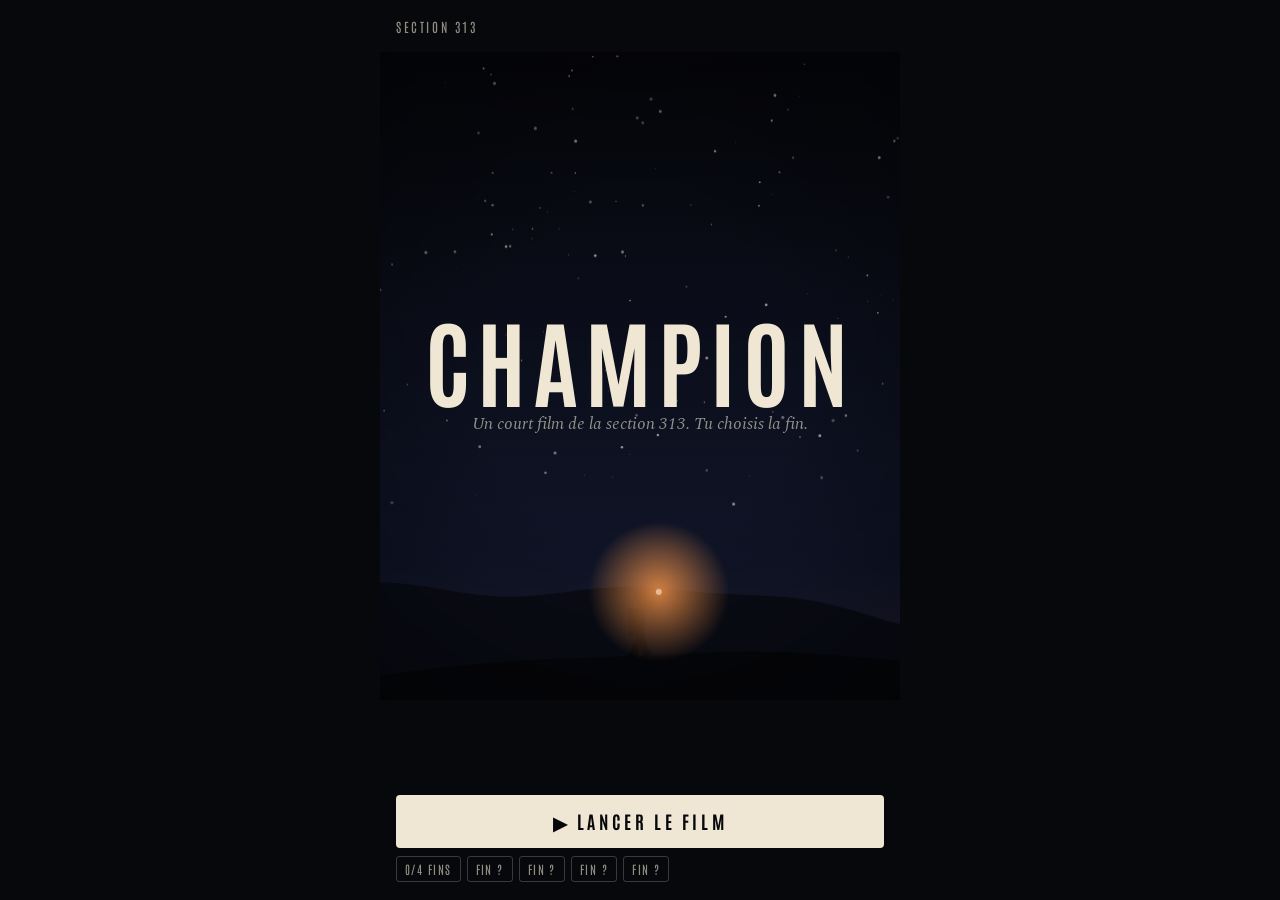
<file: apps/champion.html>
<!doctype html><html lang="fr"><head><meta charset="utf-8"><meta name="viewport" content="width=device-width,initial-scale=1,viewport-fit=cover">
<meta name="theme-color" content="#0F0D12"><meta name="apple-mobile-web-app-capable" content="yes"><meta name="mobile-web-app-capable" content="yes"><meta name="apple-mobile-web-app-status-bar-style" content="black-translucent"><meta name="apple-mobile-web-app-title" content="Champion">
<style>*,*::before,*::after{box-sizing:border-box}:root{padding-top:env(safe-area-inset-top,0px);padding-bottom:env(safe-area-inset-bottom,0px)}body{margin:0;font:14px system-ui,-apple-system,sans-serif}img{max-width:100%}[hidden]{display:none!important}</style></head><body>
<title>Champion</title>
<meta name="claude:viewport-fit-sides" content="cover">
<link rel="stylesheet" href="https://fonts.googleapis.com/css2?family=Antonio:wght@300;700&family=Spectral:ital,wght@0,400;1,400;1,600&display=swap">
<style>
/* Layout: a cinema frame. Animated canvas fills the screen, letterbox bars top and bottom; subtitles and choices live in the bottom bar. */
:root{
  --black:#07080b;      /* letterbox */
  --bone:#efe6d4;       /* subtitles */
  --bone-soft:rgba(239,230,212,.6);
  --ember:#ff9a4d;      /* accent: the courier's lamp */
  --line:rgba(239,230,212,.22);
  --title:"Antonio","Arial Narrow",Impact,sans-serif;
  --sub:"Spectral",Georgia,serif;
  color-scheme:dark;
}
html,body{height:100%}
[hidden]{display:none!important}
body{background:var(--black);color:var(--bone);font-family:var(--sub);overflow:hidden}
.film{position:relative;height:100%;max-width:520px;margin:0 auto;background:var(--black);display:flex;flex-direction:column}
.bar-top{flex:0 0 auto;height:52px;display:flex;align-items:center;justify-content:space-between;padding-left:max(16px,env(safe-area-inset-left,0px));padding-right:max(16px,env(safe-area-inset-right,0px));font-family:var(--title);font-size:13px;letter-spacing:.2em;text-transform:uppercase;color:var(--bone-soft)}
.screen{position:relative;flex:1 1 auto;min-height:0;cursor:pointer}
#cv{position:absolute;inset:0;width:100%;height:100%;display:block}
.bar-bot{flex:0 0 auto;min-height:190px;padding-left:max(16px,env(safe-area-inset-left,0px));padding-right:max(16px,env(safe-area-inset-right,0px));padding-block:14px calc(18px + env(safe-area-inset-bottom,0px));display:flex;flex-direction:column;gap:12px}
.subt{font-size:19px;line-height:1.45;font-style:italic;min-height:3em;text-wrap:balance}
.subt .who{font-style:normal;font-family:var(--title);font-size:13px;letter-spacing:.18em;text-transform:uppercase;color:var(--ember);display:block;margin-bottom:2px}
.tap{font-family:var(--title);font-size:12px;letter-spacing:.2em;text-transform:uppercase;color:var(--bone-soft)}
.choices{display:flex;flex-direction:column;gap:8px}
.choice{text-align:left;border:1px solid var(--line);background:rgba(239,230,212,.05);color:var(--bone);border-radius:4px;padding:12px 14px;font-family:var(--sub);font-size:17px;cursor:pointer;display:flex;gap:12px;align-items:baseline}
.choice b{font-family:var(--title);font-weight:700;font-size:14px;letter-spacing:.12em;color:var(--ember)}
.choice small{display:block;color:var(--bone-soft);font-size:14px}
.choice:focus-visible,.go:focus-visible{outline:2px solid var(--ember);outline-offset:2px}
.timer{height:3px;background:var(--line);border-radius:3px;overflow:hidden}
.timer i{display:block;height:100%;background:var(--ember);width:100%}
.titlecard{position:absolute;inset:0;display:flex;flex-direction:column;justify-content:center;align-items:center;gap:10px;text-align:center;padding:16px;pointer-events:none}
.titlecard h1{font-family:var(--title);font-weight:700;font-size:clamp(48px,17vw,96px);letter-spacing:.08em;margin:0;line-height:.9;text-transform:uppercase}
.titlecard p{margin:0;font-style:italic;font-size:17px;color:var(--bone-soft)}
.titlecard .end{font-family:var(--title);font-size:13px;letter-spacing:.3em;text-transform:uppercase;color:var(--ember)}
.go{border:0;background:var(--bone);color:var(--black);font-family:var(--title);font-weight:700;font-size:18px;letter-spacing:.2em;text-transform:uppercase;padding:14px;border-radius:4px;cursor:pointer}
.found{display:flex;gap:6px;flex-wrap:wrap}
.found span{font-family:var(--title);font-size:12px;letter-spacing:.12em;text-transform:uppercase;padding:4px 8px;border:1px solid var(--line);border-radius:3px;color:var(--bone-soft)}
.found span.on{color:var(--ember);border-color:var(--ember)}
</style>

<div class="film">
  <div class="bar-top"><span id="chap">Section 313</span><span id="clock"></span></div>
  <div class="screen" id="screen">
    <canvas id="cv" aria-hidden="true"></canvas>
    <div class="titlecard" id="card">
      <h1 id="card-h">Champion</h1>
      <p id="card-p">Un court film de la section 313. Tu choisis la fin.</p>
    </div>
  </div>
  <div class="bar-bot">
    <div class="subt" id="subt" aria-live="polite"></div>
    <div class="choices" id="choices"></div>
    <div class="tap" id="tap" hidden>Touche l'écran pour continuer</div>
    <div id="menu" class="choices">
      <button class="go" id="play">▶ Lancer le film</button>
      <div class="found" id="found"></div>
    </div>
  </div>
</div>

<script>
(function(){
const $=s=>document.querySelector(s);
const reduce=matchMedia('(prefers-reduced-motion: reduce)').matches;

/* ================= STORY ================= */
const ENDINGS={
  aube:{t:'Café pour toute la 313',d:'La popote est arrivée, et personne n’est resté derrière.'},
  temps:{t:'Juste à temps',d:'La section a son café. Mais Champion pense au camarade de la forêt.'},
  pasSeul:{t:'Trop tard, pas seul',d:'La section est partie. Mais Champion a ramené un camarade.'},
  tard:{t:'Popote froide',d:'La 313 est repartie sans café. Champion se promet que ça n’arrivera plus.'}
};
const S={
  crete:{chap:'I · Le bivouac',clock:'19:40',draw:'crest',lines:[
    ['','ENSOA, Saint-Maixent. Compagnie 31, section 313.'],
    ['','Troisième jour de terrain. La section est épuisée.'],
    ['Chef de section','Popotier ! Ravitaillement au point de regroupement avant l’aube. La 313 compte sur toi.'],
    ['','L’EVSO Poey, que toute la section appelle Champion, charge la popote : thermos de café, rations, chocolat.'],
    ['Champion','La 313 aura son café. Parole de popotier.'],
    ['','Le point de regroupement est de l’autre côté de la vallée.']],
    q:[{k:'A',l:'Prendre la route',s:'Rapide, mais à découvert.',go:'pont',fx:{}},
       {k:'B',l:'Couper par la forêt',s:'Lent, mais caché.',go:'foret',fx:{late:1}}]},
  pont:{chap:'II · Le pont',clock:'23:10',draw:'bridge',lines:[
    ['','La route mène au vieux pont de pierre.'],
    ['','Au milieu, il manque trois mètres. L’eau gronde en dessous.'],
    ['Champion','Avec quinze kilos de popote sur le dos… Ça se tente ?'],
    ['','Un peu plus bas, la rivière s’élargit. Il y a peut-être un gué.']],
    q:[{k:'A',l:'Sauter le trou',s:'Tu gagnes du temps. Si tu réussis.',go:'saut',fx:{}},
       {k:'B',l:'Descendre au gué',s:'Plus sûr. Plus long.',go:'plaine',fx:{late:1},after:[['','L’eau glacée monte jusqu’à la taille. Champion lève le sac de popote au-dessus de sa tête.']]}]},
  saut:{chap:'II · Le pont',clock:'23:18',draw:'jump',lines:[
    ['','Champion prend son élan…'],
    ['','Il touche l’autre bord. Le thermos a tenu. La lampe, elle, tombe dans le noir.'],
    ['Champion','Tant que le café est sauf…']],
    auto:'plaine',fx:{lamp:false}},
  foret:{chap:'II · La forêt',clock:'00:35',draw:'forest',lines:[
    ['','Sous les arbres, la pluie fait un bruit de radio cassée.'],
    ['','Quelque chose bouge contre un tronc.'],
    ['Voix','Champion ? C’est toi ? Ma cheville a lâché…'],
    ['','Un camarade de la 313, perdu depuis la dernière marche.']],
    q:[{k:'A',l:'L’aider à marcher',s:'Vous irez deux fois moins vite.',go:'plaine',fx:{late:1,help:true},after:[['Le camarade','Merci, Champion. Je te dois un café.'],['Champion','C’est moi le popotier. Tu me dois rien.'],['','Il passe un bras sur son épaule. Ils repartent.']]},
       {k:'B',l:'Lui laisser du chocolat et continuer',s:'Tu promets de revenir avec du renfort.',go:'plaine',fx:{},after:[['Champion','Garde le chocolat. Je reviens, promis.'],['','Champion ne se retourne pas.']]}]},
  plaine:{chap:'III · Le regroupement',clock:'05:20',draw:'plain',lines:[
    ['','La plaine. Les lumières de la 313, enfin, au loin.'],
    ['','Une fusée éclairante monte dans le ciel. La section repart dans dix minutes.'],
    ['','Chargé comme il est, Champion n’y sera pas à temps. Sauf si…']],
    q:[{k:'A',l:'Courir de toutes ses forces',s:'Ça passe si tu n’as pas trop de retard.',go:'END_run',fx:{}},
       {k:'B',l:'Prévenir en morse avec la lampe',s:'Il te faut encore la lampe.',go:'END_lamp',fx:{},need:'lamp'}]}
};

/* ================= STATE ================= */
let st,scene,lineI,mode='menu',choiceT=0,choiceDur=12;
let found={};try{found=JSON.parse(localStorage.getItem('champion-fins')||'{}')||{}}catch(_){}
function showFound(){const f=$('#found');f.innerHTML='';Object.entries(ENDINGS).forEach(([k,v])=>{const s=document.createElement('span');s.className=found[k]?'on':'';s.textContent=found[k]?v.t:'Fin ?';f.appendChild(s)});
  const n=Object.keys(found).length;const p=document.createElement('span');p.textContent=n+'/4 fins';f.prepend(p)}
showFound();

function begin(){st={late:0,lamp:true,help:false};$('#menu').hidden=true;$('#card').hidden=true;audio();play('crete')}
function play(id,extraLines){scene=id;const sc=S[id];$('#chap').textContent=sc.chap;$('#clock').textContent=sc.clock;
  queue=(extraLines||[]).concat(sc.lines);lineI=0;sceneT=0;mode='lines';$('#choices').innerHTML='';showLine()}
let queue=[],sceneT=0;
function showLine(){const [who,txt]=queue[lineI];$('#subt').innerHTML=(who?`<span class="who">${who}</span>`:'')+txt;$('#tap').hidden=false}
function advance(){if(mode!=='lines')return;lineI++;
  if(lineI<queue.length)return showLine();
  $('#tap').hidden=true;const sc=S[scene];
  if(sc.auto){Object.assign(st,sc.fx||{});return play(sc.auto)}
  if(pendingNext){const n=pendingNext;pendingNext=null;return n()}
  askChoice()}
let pendingNext=null;
function askChoice(){mode='choice';const sc=S[scene],box=$('#choices');box.innerHTML='';
  sc.q.forEach(o=>{const b=document.createElement('button');b.className='choice';const ok=!o.need||st[o.need];
    b.innerHTML=`<b>${o.k}</b><span>${o.l}<small>${ok?o.s:'Tu n’as plus ta lampe.'}</small></span>`;b.disabled=!ok;if(!ok)b.style.opacity=.4;
    b.onclick=()=>pick(o);box.appendChild(b)});
  const tm=document.createElement('div');tm.className='timer';tm.innerHTML='<i id="tbar"></i>';box.appendChild(tm);choiceT=0}
function pick(o){$('#choices').innerHTML='';st.late+=(o.fx.late||0);if(o.fx.help)st.help=true;
  if(o.go.startsWith('END'))return ending(o.go);
  if(o.after){queue=o.after;lineI=0;mode='lines';pendingNext=()=>play(o.go);return showLine()}
  play(o.go)}
function ending(how){let key;
  const arrived= how==='END_lamp' ? true : st.late<=1;
  if(arrived)key=st.help?'aube':'temps';else key=st.help?'pasSeul':'tard';
  const lines= how==='END_lamp'
    ?[['','Champion lève sa lampe. Court, long. Court, court, long…'],['Chef de section','C’est le popotier ! Personne ne bouge, on l’attend !']]
    :arrived?[['','Champion court, le thermos serré contre lui.'],['','Une sentinelle de la 313 le voit et crie : « La popote arrive ! »']]
            :[['','Champion court. Trop tard.'],['','Les derniers phares de la compagnie 31 disparaissent derrière la colline.']];
  if(key==='aube')lines.push(['Chef de section','Champion, meilleur popotier de la compagnie 31. Café pour toute la 313 !']);
  if(key==='pasSeul')lines.push(['Le camarade','Ils nous attendront au prochain point. Merci, Champion.']);
  if(key==='temps')lines.push(['','La 313 boit son café chaud. Champion, lui, repense à la forêt.']);
  endKey=key;queue=lines;lineI=0;mode='lines';scene='__end';sceneT=0;$('#clock').textContent='06:02';$('#chap').textContent='IV · L’aube';
  pendingNext=finale;showLine()}
let endKey=null;
S.__end={draw:'dawn'};
function finale(){mode='menu';found[endKey]=1;try{localStorage.setItem('champion-fins',JSON.stringify(found))}catch(_){}
  $('#subt').innerHTML='';$('#card').hidden=false;$('#card-h').textContent='Fin';
  $('#card-p').innerHTML=`<span class="end">${ENDINGS[endKey].t}</span><br>${ENDINGS[endKey].d}`;
  $('#play').textContent='↻ Revoir et changer la fin';$('#menu').hidden=false;showFound()}
$('#play').onclick=begin;
$('#screen').onclick=advance;$('.bar-bot').addEventListener('click',e=>{if(e.target.closest('button'))return;advance()});
addEventListener('keydown',e=>{if(e.key===' '||e.key==='Enter'){if(mode==='lines'){e.preventDefault();advance()}}});

/* ================= AUDIO (vent) ================= */
let ac;function audio(){try{if(ac)return;ac=new (window.AudioContext||window.webkitAudioContext)();const len=ac.sampleRate*2,buf=ac.createBuffer(1,len,ac.sampleRate),d=buf.getChannelData(0);let l=0;
  for(let i=0;i<len;i++){l=(l+.02*(Math.random()*2-1))/1.02;d[i]=l*3}
  const src=ac.createBufferSource();src.buffer=buf;src.loop=true;const f=ac.createBiquadFilter();f.type='lowpass';f.frequency.value=500;const g=ac.createGain();g.gain.value=.12;src.connect(f).connect(g).connect(ac.destination);src.start()}catch(_){}}

/* ================= DRAWING ================= */
const cv=$('#cv'),c=cv.getContext('2d');let W,H,DPR;
function fit(){DPR=Math.min(2,devicePixelRatio||1);W=cv.width=cv.clientWidth*DPR;H=cv.height=cv.clientHeight*DPR}
addEventListener('resize',fit);fit();
const R=(s=>()=>(s=(s*16807)%2147483647)/2147483647)(42);
const STARS=Array.from({length:120},()=>[R(),R()*.7,R()*1.3+.3,R()*6]);
const TREES=Array.from({length:40},()=>[R(),R(),.6+R()*.6]);
const RAIN=Array.from({length:160},()=>[R(),R(),.6+R()*.8]);
function sky(stops){const g=c.createLinearGradient(0,0,0,H);stops.forEach(([o,col])=>g.addColorStop(o,col));c.fillStyle=g;c.fillRect(0,0,W,H)}
function stars(a,t){STARS.forEach(([x,y,r,p])=>{c.fillStyle=`rgba(239,230,212,${a*(.4+.5*Math.sin(t+p)**2)})`;c.beginPath();c.arc(x*W,y*H,r*DPR,0,7);c.fill()})}
function ridge(base,amp,f,seed,col,off){c.fillStyle=col;c.beginPath();c.moveTo(0,H);
  for(let x=0;x<=W+8;x+=W/60){const X=x/W+off;c.lineTo(x,H*base-(Math.sin(X*f+seed)*.6+Math.sin(X*f*2.3+seed*3)*.3+Math.sin(X*f*5.1+seed)*.1)*amp*H)}c.lineTo(W,H);c.fill()}
function disc(x,y,r,col){c.fillStyle=col;c.beginPath();c.arc(x,y,r,0,7);c.fill()}
function glow(x,y,r,col,a){const g=c.createRadialGradient(x,y,0,x,y,r);g.addColorStop(0,col.replace('A',a));g.addColorStop(1,col.replace('A',0));c.fillStyle=g;c.fillRect(x-r,y-r,r*2,r*2)}
// the courier: a silhouette with a walking cycle
function person(x,y,s,t,col,opts={}){const w=opts.walk===false?0:Math.sin(t*6);c.save();c.translate(x,y);c.fillStyle=col;c.strokeStyle=col;c.lineCap='round';
  c.lineWidth=s*.13;
  c.beginPath();c.moveTo(0,-s*.55);c.lineTo(w*s*.22,0);c.moveTo(0,-s*.55);c.lineTo(-w*s*.22,0);c.stroke(); // legs
  c.beginPath();c.moveTo(0,-s*.55);c.lineTo(s*.03,-s*1.05);c.stroke(); // body
  c.fillRect(-s*.2,-s*1.02,s*.18,s*.32); // backpack
  c.beginPath();c.moveTo(s*.03,-s*.95);c.lineTo(-w*s*.2+s*.05,-s*.6);c.stroke(); // arm
  disc(s*.04,-s*1.18,s*.12,col);c.fillRect(-s*.1,-s*1.3,s*.3,s*.06); // head + cap brim
  if(opts.lamp){c.beginPath();c.moveTo(s*.03,-s*.95);c.lineTo(s*.3,-s*1.25);c.stroke();glow(s*.32,-s*1.3,s*(opts.big||.5),'rgba(255,154,77,A)',opts.on===false?0:.9);disc(s*.32,-s*1.3,s*.05,'#ffd2a8')}
  c.restore()}

const DRAW={
 crest(t,T){sky([[0,'#2a2340'],[.45,'#a2516a'],[.75,'#f08a4b'],[1,'#ffc785']]);
   const sy=H*(.62+Math.min(T/40,1)*.08);glow(W*.5,sy,W*.6,'rgba(255,190,110,A)',.6);disc(W*.5,sy,W*.09,'#ffe0b0');
   stars(Math.min(T/30,1)*.5,t);ridge(.7,.09,3,1,'#6a3a55',T*.004);ridge(.82,.07,4,5,'#3a2238',T*.01);
   ridge(.94,.05,2,9,'#160d18',T*.03);
   person(W*.42,H*.885,H*.12,t,'#160d18',{lamp:false});
   // dead radio antenna
   c.strokeStyle='#160d18';c.lineWidth=DPR*2;c.beginPath();c.moveTo(W*.4,H*.78);c.lineTo(W*.37,H*.7);c.stroke()},
 bridge(t,T,noP){sky([[0,'#060a18'],[.7,'#162344'],[1,'#22325a']]);stars(.8,t);disc(W*.75,H*.18,W*.05,'#efe6d4');
   ridge(.6,.06,3,2,'#141c33',0);
   // river
   c.fillStyle='#0c142a';c.fillRect(0,H*.8,W,H*.2);for(let i=0;i<30;i++){const y=H*(.82+(i%10)*.018),x=((i*137+t*40*DPR)%(W+80))-40;c.fillStyle='rgba(239,230,212,.12)';c.fillRect(x,y,W*.06,DPR)}
   // bridge with gap
   c.fillStyle='#0a0f1e';c.fillRect(0,H*.66,W*.42,H*.04);c.fillRect(W*.58,H*.66,W*.42,H*.04);
   [.1,.3,.7,.9].forEach(p=>c.fillRect(W*p-W*.025,H*.7,W*.05,H*.12));
   if(!noP)person(Math.min(W*.36,W*.05+T*W*.03),H*.66,H*.1,t,'#0a0f1e',{lamp:true,walk:T*W*.03<W*.31})},
 jump(t,T){DRAW.bridge(t,99,true);const p=Math.min(T/1.6,1);
   const x=W*(.36+p*.28),y=H*.66-Math.sin(p*Math.PI)*H*.12;
   person(x,y,H*.1,t,'#0a0f1e',{lamp:p<.5,walk:p>=1});
   if(p>.5){const q=Math.min((p-.5)*2,1);glow(W*.5,H*(.62+q*.25),W*.06,'rgba(255,154,77,A)',.8*(1-q))}},
 forest(t,T){sky([[0,'#04080a'],[1,'#0f1c1a']]);
   TREES.forEach(([x,d,s],i)=>{if(d<.5){const X=((x+T*.004)%1.2-.1)*W;c.fillStyle='#0f1d1b';c.fillRect(X,0,W*.03*s,H)}});
   ridge(.88,.03,3,3,'#071010',0);
   // wounded figure by a tree
   c.fillStyle='#030606';c.fillRect(W*.66,0,W*.06,H*.9);
   c.save();c.translate(W*.63,H*.87);c.fillStyle='#030606';c.beginPath();c.ellipse(0,-H*.04,H*.03,H*.05,-.3,0,7);c.fill();disc(H*.005,-H*.1,H*.018,'#030606');c.fillRect(-H*.08,-H*.015,H*.09,H*.015);c.restore();
   person(Math.min(W*.5,W*.05+T*W*.025),H*.885,H*.11,t,'#030606',{lamp:true,big:.9,walk:T*W*.025<W*.45});
   TREES.forEach(([x,d,s])=>{if(d>=.5){const X=((x+T*.01)%1.2-.1)*W;c.fillStyle='#020404';c.fillRect(X,0,W*.06*s,H)}});
   c.strokeStyle='rgba(160,190,200,.28)';c.lineWidth=DPR;c.beginPath();
   RAIN.forEach(([x,y,s])=>{const Y=((y+t*1.4*s)%1)*H,X=x*W;c.moveTo(X,Y);c.lineTo(X-3*DPR,Y+14*DPR*s)});c.stroke()},
 plain(t,T){sky([[0,'#0f1530'],[.55,'#33355c'],[.85,'#7a5a6e'],[1,'#c98a6a']]);stars(.35,t);
   ridge(.72,.04,2,4,'#25223a',0);
   // camp lights
   for(let i=0;i<6;i++){const x=W*(.62+i*.035),a=.5+.5*Math.sin(t*2+i);glow(x,H*.71,W*.03,'rgba(255,200,120,A)',a*.8);disc(x,H*.71,DPR*1.6,'#ffd9a0')}
   // flare
   const fp=(T%9)/9;if(T>3){const fy=H*(.7-fp*.55);glow(W*.7,fy,W*.25,'rgba(255,120,90,A)',.5*(1-fp));disc(W*.7,fy,DPR*3,'#ffd0c0')}
   ridge(.92,.03,3,8,'#0d0c18',T*.01);
   person(W*.3,H*.905,H*.11,t,'#0d0c18',{lamp:st&&st.lamp,walk:false,on:st&&st.lamp});
   if(st&&st.help)person(W*.23,H*.905,H*.105,t+1,'#0d0c18',{walk:false})},
 dawn(t,T){const k=Math.min(T/8,1);sky([[0,`rgb(${40+k*80},${50+k*90},${90+k*90})`],[.7,`rgb(${180+k*60},${120+k*70},${110+k*40})`],[1,'#ffd8a0']]);
   glow(W*.5,H*(.86-k*.1),W*.7,'rgba(255,210,150,A)',.5+k*.3);disc(W*.5,H*(.86-k*.1),W*.07,'#fff0d0');
   ridge(.8,.05,2,4,'#5a4a5a',0);ridge(.93,.03,3,8,'#2a2030',0);
   const lit=endKey==='aube'||endKey==='temps';
   if(lit){c.fillStyle='#2a2030';c.fillRect(W*.62,H*.85,W*.16,H*.06);disc(W*.65,H*.915,H*.015,'#2a2030');disc(W*.75,H*.915,H*.015,'#2a2030')}
   person(W*.42,H*.93,H*.1,t,'#2a2030',{walk:false});
   if(endKey==='aube'||endKey==='pasSeul')person(W*.36,H*.93,H*.1,t,'#2a2030',{walk:false})},
 title(t){sky([[0,'#05060a'],[.8,'#101528'],[1,'#2a2238']]);stars(.7,t);ridge(.85,.05,3,1,'#0a0c16',t*.003);ridge(.95,.03,2,6,'#05060a',t*.008);
   person(W*.5,H*.95,H*.09,t,'#05060a',{lamp:true,big:1.2})}
};
let last=performance.now();
function frame(now){const dt=Math.min(.05,(now-last)/1000);last=now;const t=reduce?0:now/1000;
  if(mode!=='menu'||scene)sceneT+=reduce?0:dt;
  const key=mode==='menu'&&!endKey?'title':scene==='__end'||(mode==='menu'&&endKey)?'dawn':S[scene].draw;
  DRAW[key](t,sceneT);
  // vignette
  const v=c.createRadialGradient(W/2,H/2,Math.min(W,H)*.3,W/2,H/2,Math.max(W,H)*.75);v.addColorStop(0,'rgba(0,0,0,0)');v.addColorStop(1,'rgba(0,0,0,.55)');c.fillStyle=v;c.fillRect(0,0,W,H);
  if(mode==='choice'){choiceT+=dt;const b=document.getElementById('tbar');if(b)b.style.width=Math.max(0,100-choiceT/choiceDur*100)+'%';
    if(choiceT>choiceDur){const sc=S[scene];const ok=sc.q.filter(o=>!o.need||st[o.need]);pick(ok[ok.length-1])}}
  requestAnimationFrame(frame)}
requestAnimationFrame(frame);
})();
</script>
</body></html>
</file>
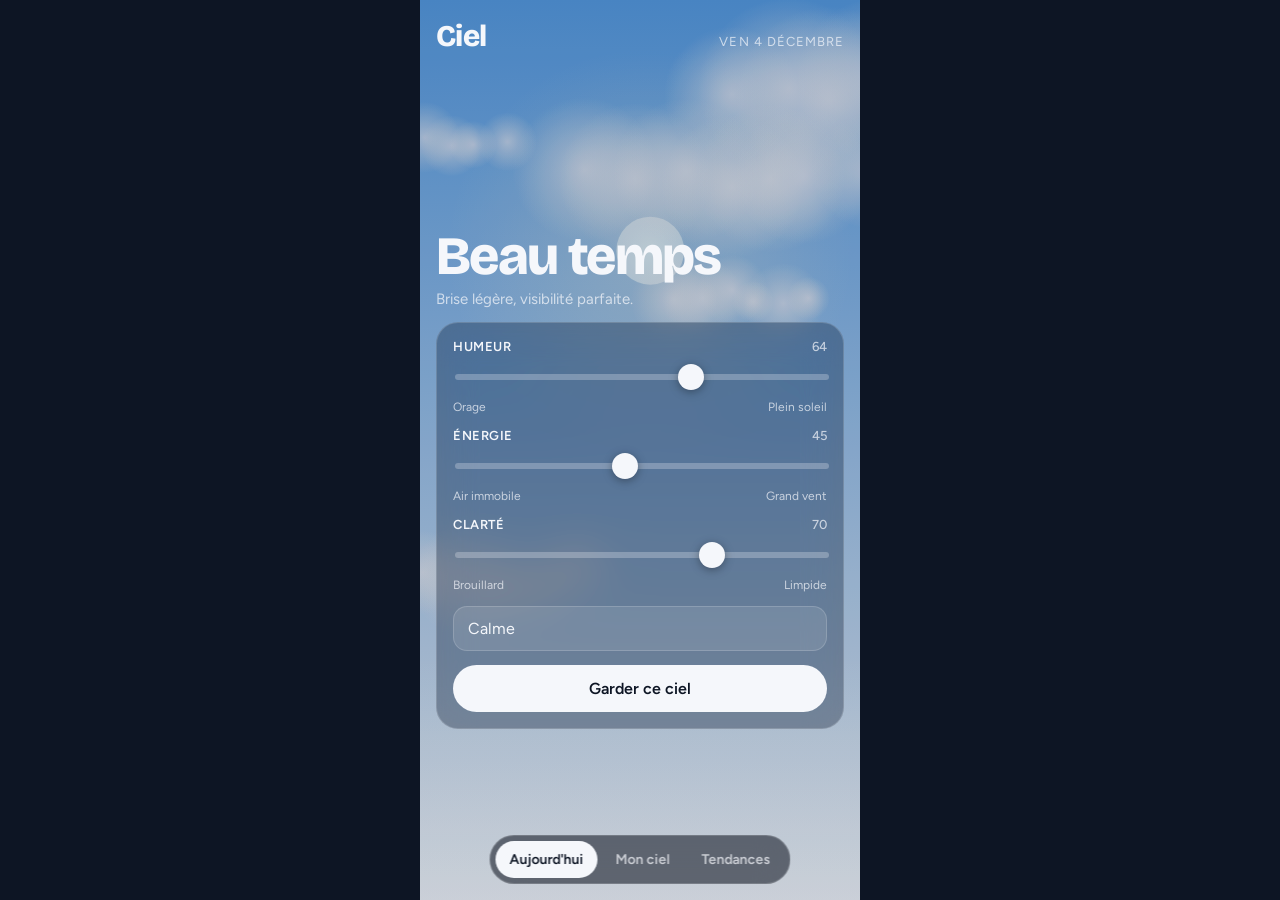
<file: apps/ciel.html>
<!doctype html><html lang="fr"><head><meta charset="utf-8"><meta name="viewport" content="width=device-width,initial-scale=1,viewport-fit=cover">
<meta name="theme-color" content="#243A6B"><meta name="apple-mobile-web-app-capable" content="yes"><meta name="mobile-web-app-capable" content="yes"><meta name="apple-mobile-web-app-status-bar-style" content="black-translucent"><meta name="apple-mobile-web-app-title" content="Ciel">
<style>*,*::before,*::after{box-sizing:border-box}:root{padding-top:env(safe-area-inset-top,0px);padding-bottom:env(safe-area-inset-bottom,0px)}body{margin:0;font:14px system-ui,-apple-system,sans-serif}img{max-width:100%}[hidden]{display:none!important}</style></head><body>
<title>Ciel</title>
<meta name="claude:viewport-fit-sides" content="cover">
<link rel="preconnect" href="https://fonts.googleapis.com">
<link rel="stylesheet" href="https://fonts.googleapis.com/css2?family=Bricolage+Grotesque:opsz,wght@12..96,300;12..96,600;12..96,800&family=Figtree:wght@400;500;600&display=swap">
<style>
/* Layout: one phone-sized app column; the live sky IS the background, UI floats on it as frosted panels. */
:root{
  --ink:#f5f7fb;          /* text on sky */
  --ink-soft:rgba(245,247,251,.72);
  --glass:rgba(14,22,38,.34);
  --glass-line:rgba(255,255,255,.16);
  --night:#0d1524;        /* page ground */
  --sun:#ffd38a;          /* single accent: sunlight */
  --display:"Bricolage Grotesque",ui-sans-serif,system-ui,sans-serif;
  --body:"Figtree",ui-sans-serif,system-ui,sans-serif;
  color-scheme:dark;
}
html,body{height:100%}
[hidden]{display:none!important}
body{background:var(--night);color:var(--ink);font-family:var(--body);font-size:15px;overflow:hidden}
.app{position:relative;height:100%;max-width:440px;margin:0 auto;overflow:hidden;background:var(--night)}
#sky{position:absolute;inset:0;width:100%;height:100%;display:block}
.scroll{position:absolute;inset:0;overflow-y:auto;padding-left:max(16px,env(safe-area-inset-left,0px));padding-right:max(16px,env(safe-area-inset-right,0px));padding-block:18px 110px;display:flex;flex-direction:column;gap:14px}
header{display:flex;justify-content:space-between;align-items:baseline}
.brand{font-family:var(--display);font-weight:800;font-size:30px;letter-spacing:-.02em}
.date{font-size:13px;color:var(--ink-soft);text-transform:uppercase;letter-spacing:.08em}
.hero{padding-top:18vh;display:flex;flex-direction:column;gap:6px}
.forecast{font-family:var(--display);font-weight:300;font-size:clamp(40px,12vw,54px);line-height:1;letter-spacing:-.03em;text-wrap:balance}
.forecast b{font-weight:800}
.sub{color:var(--ink-soft);font-size:15px}
.panel{background:var(--glass);border:1px solid var(--glass-line);border-radius:22px;padding:16px;backdrop-filter:blur(18px) saturate(1.3);-webkit-backdrop-filter:blur(18px) saturate(1.3);display:flex;flex-direction:column;gap:14px}
.row{display:flex;flex-direction:column;gap:6px}
.row label{display:flex;justify-content:space-between;font-size:13px;font-weight:600;letter-spacing:.04em;text-transform:uppercase}
.row label span{color:var(--ink-soft);font-weight:500;text-transform:none;letter-spacing:0}
.ends{display:flex;justify-content:space-between;font-size:12px;color:var(--ink-soft)}
input[type=range]{-webkit-appearance:none;appearance:none;width:100%;height:30px;background:transparent}
input[type=range]::-webkit-slider-runnable-track{height:6px;border-radius:6px;background:rgba(255,255,255,.25)}
input[type=range]::-moz-range-track{height:6px;border-radius:6px;background:rgba(255,255,255,.25)}
input[type=range]::-webkit-slider-thumb{-webkit-appearance:none;width:26px;height:26px;margin-top:-10px;border-radius:50%;background:var(--ink);box-shadow:0 2px 10px rgba(0,0,0,.35)}
input[type=range]::-moz-range-thumb{width:26px;height:26px;border:0;border-radius:50%;background:var(--ink)}
input[type=range]:focus-visible{outline:2px solid var(--sun);outline-offset:2px;border-radius:8px}
.word{width:100%;box-sizing:border-box;background:rgba(255,255,255,.1);border:1px solid var(--glass-line);border-radius:14px;padding:12px 14px;color:var(--ink);font:inherit;font-size:16px}
.word::placeholder{color:var(--ink-soft)}
.word:focus-visible{outline:2px solid var(--sun);outline-offset:1px}
.btn{border:0;border-radius:999px;padding:14px 18px;font:600 16px var(--body);background:var(--ink);color:var(--night);cursor:pointer}
.btn:focus-visible{outline:2px solid var(--sun);outline-offset:3px}
.btn.saved{background:var(--sun)}
h2{font-family:var(--display);font-weight:600;font-size:24px;margin:0;letter-spacing:-.01em}
.chip{display:inline-block;font-size:11px;font-weight:600;letter-spacing:.06em;text-transform:uppercase;padding:3px 8px;border-radius:999px;border:1px solid var(--glass-line);color:var(--ink-soft)}
.grid{display:grid;grid-template-columns:repeat(7,1fr);gap:6px}
.dow{font-size:11px;color:var(--ink-soft);text-align:center}
.cell{position:relative;aspect-ratio:3/4;max-width:100%;border-radius:10px;overflow:hidden;border:1px solid var(--glass-line);padding:0;background:transparent;cursor:pointer}
.cell canvas{width:100%;height:100%;display:block}
.cell .n{position:absolute;left:5px;top:3px;font-size:11px;font-weight:600;color:#fff;text-shadow:0 1px 3px rgba(0,0,0,.5)}
.cell.on{outline:2px solid var(--sun);outline-offset:1px}
.cell:focus-visible{outline:2px solid var(--sun)}
.detail{display:flex;gap:12px;align-items:center}
.detail canvas{width:72px;height:96px;border-radius:12px;flex:none}
.detail .t{display:flex;flex-direction:column;gap:3px;min-width:0}
.detail .w{font-family:var(--display);font-weight:600;font-size:22px}
.bars{display:flex;align-items:flex-end;gap:8px;height:120px}
.bar{flex:1;display:flex;flex-direction:column;align-items:center;gap:6px;height:100%;justify-content:flex-end}
.bar i{display:block;width:100%;border-radius:8px 8px 4px 4px;background:linear-gradient(var(--sun),rgba(255,211,138,.25))}
.bar small{font-size:11px;color:var(--ink-soft)}
.insight{font-size:16px;line-height:1.45}
.insight b{color:var(--sun);font-weight:600}
.legend{display:flex;flex-direction:column;gap:8px;font-size:14px;line-height:1.4;color:var(--ink-soft)}
nav{position:absolute;left:50%;transform:translateX(-50%);bottom:calc(16px + env(safe-area-inset-bottom,0px));display:flex;gap:4px;padding:5px;border-radius:999px;background:rgba(10,16,28,.55);border:1px solid var(--glass-line);backdrop-filter:blur(16px);-webkit-backdrop-filter:blur(16px);z-index:5}
nav button{border:0;background:transparent;color:var(--ink-soft);font:600 14px var(--body);padding:10px 14px;border-radius:999px;cursor:pointer;white-space:nowrap}
nav button[aria-selected=true]{background:var(--ink);color:var(--night)}
nav button:focus-visible{outline:2px solid var(--sun)}
@media (prefers-reduced-motion:reduce){*{transition:none!important}}
</style>

<div class="app">
  <canvas id="sky" aria-hidden="true"></canvas>

  <!-- AUJOURD'HUI -->
  <section class="scroll" id="v-today">
    <header><div class="brand">Ciel</div><div class="date" id="today-date"></div></header>
    <div class="hero">
      <div class="forecast" id="forecast">Éclaircies</div>
      <div class="sub" id="forecast-sub">Ton ciel intérieur, ce soir.</div>
    </div>
    <div class="panel">
      <div class="row">
        <label for="m">Humeur <span id="m-v"></span></label>
        <input type="range" id="m" min="0" max="100" value="64">
        <div class="ends"><span>Orage</span><span>Plein soleil</span></div>
      </div>
      <div class="row">
        <label for="e">Énergie <span id="e-v"></span></label>
        <input type="range" id="e" min="0" max="100" value="45">
        <div class="ends"><span>Air immobile</span><span>Grand vent</span></div>
      </div>
      <div class="row">
        <label for="c">Clarté <span id="c-v"></span></label>
        <input type="range" id="c" min="0" max="100" value="70">
        <div class="ends"><span>Brouillard</span><span>Limpide</span></div>
      </div>
      <input class="word" id="word" maxlength="24" placeholder="Un seul mot pour ta journée" value="Calme">
      <button class="btn" id="save">Garder ce ciel</button>
    </div>
  </section>

  <!-- MON CIEL -->
  <section class="scroll" id="v-archive" hidden>
    <header><div class="brand">Mon ciel</div><span class="chip">Exemple</span></header>
    <div class="panel">
      <h2 id="month-name"></h2>
      <div class="grid" id="dows"></div>
      <div class="grid" id="cal"></div>
    </div>
    <div class="panel detail" id="detail">
      <canvas id="detail-c" width="144" height="192"></canvas>
      <div class="t"><span class="date" id="d-date"></span><span class="w" id="d-word"></span><span class="sub" id="d-fc"></span></div>
    </div>
  </section>

  <!-- TENDANCES -->
  <section class="scroll" id="v-trends" hidden>
    <header><div class="brand">Tendances</div><span class="chip">Exemple</span></header>
    <div class="panel">
      <h2>Humeur par jour</h2>
      <div class="bars" id="bars"></div>
      <p class="insight" id="insight1"></p>
    </div>
    <div class="panel">
      <h2>Ta météo de la semaine</h2>
      <p class="insight" id="insight2"></p>
    </div>
    <div class="panel">
      <h2>Comment lire ton ciel</h2>
      <div class="legend">
        <div>☀️ Le soleil et les couleurs chaudes montent avec ton humeur. En dessous de 30, il pleut.</div>
        <div>💨 Les nuages filent plus vite quand tu as de l'énergie.</div>
        <div>🌫️ Le brouillard s'épaissit quand ta tête est embrouillée.</div>
      </div>
    </div>
  </section>

  <nav role="tablist">
    <button role="tab" aria-selected="true" data-v="today">Aujourd'hui</button>
    <button role="tab" aria-selected="false" data-v="archive">Mon ciel</button>
    <button role="tab" aria-selected="false" data-v="trends">Tendances</button>
  </nav>
</div>

<script>
(function(){
const $=s=>document.querySelector(s);
const reduce=matchMedia('(prefers-reduced-motion: reduce)').matches;
function rng(seed){return function(){seed|=0;seed=seed+0x6D2B79F5|0;let t=Math.imul(seed^seed>>>15,1|seed);t=t+Math.imul(t^t>>>7,61|t)^t;return((t^t>>>14)>>>0)/4294967296}}
const lerp=(a,b,t)=>a+(b-a)*t;
function mix(c1,c2,t){return c1.map((v,i)=>Math.round(lerp(v,c2[i],t)))}
// sky stops: [top,bottom] at mood 0,25,50,75,100
const STOPS=[
  [[34,40,52],[70,76,88]],     // storm
  [[62,74,96],[132,140,152]],  // grey
  [[78,120,170],[214,176,160]],// dawn haze
  [[46,128,206],[170,212,238]],// clear
  [[36,124,214],[255,214,160]] // golden
];
function skyCols(m){const p=Math.min(3.999,m/25),i=Math.floor(p),f=p-i;return[mix(STOPS[i][0],STOPS[i+1][0],f),mix(STOPS[i][1],STOPS[i+1][1],f)]}
const rgb=(c,a=1)=>`rgba(${c[0]},${c[1]},${c[2]},${a})`;

function drawSky(ctx,w,h,d,t){
  const {m,e,c,seed}=d, r=rng(seed);
  const [top,bot]=skyCols(m);
  const g=ctx.createLinearGradient(0,0,0,h);g.addColorStop(0,rgb(top));g.addColorStop(1,rgb(bot));
  ctx.fillStyle=g;ctx.fillRect(0,0,w,h);
  // sun
  if(m>45){const a=(m-45)/55, sx=w*(.25+r()*.5), sy=h*(.32-a*.12), R=Math.min(w,h)*(.06+a*.05);
    const sg=ctx.createRadialGradient(sx,sy,0,sx,sy,R*6);sg.addColorStop(0,`rgba(255,240,205,${.9*a})`);sg.addColorStop(.18,`rgba(255,215,150,${.45*a})`);sg.addColorStop(1,'rgba(255,215,150,0)');
    ctx.fillStyle=sg;ctx.fillRect(0,0,w,h);ctx.fillStyle=`rgba(255,248,230,${.95*a})`;ctx.beginPath();ctx.arc(sx,sy,R,0,7);ctx.fill();}
  // clouds
  const n=Math.round((100-m)/11)+2, speed=.004+e/100*.05, shade=lerp(.35,1,m/100);
  for(let k=0;k<n;k++){
    const bx=r(), by=.08+r()*.6, sc=(.5+r()*.9)*Math.min(w,h)*.16, par=.5+r();
    let x=((bx+t*speed*par)%1.4)*w*1.4/1.4*1.4 - w*.2; x=((bx*1.4 + t*speed*par)%1.4 - .2)*w;
    const y=by*h, blobs=4+Math.floor(r()*4), base=Math.round(255*shade);
    for(let b=0;b<blobs;b++){
      const ox=(b-blobs/2)*sc*.55+(r()-.5)*sc*.3, oy=(r()-.5)*sc*.35, rr=sc*(.45+r()*.5);
      const cg=ctx.createRadialGradient(x+ox,y+oy,0,x+ox,y+oy,rr);
      cg.addColorStop(0,`rgba(${base},${base},${Math.min(255,base+8)},${.55+.3*(1-m/100)})`);cg.addColorStop(1,`rgba(${base},${base},${base},0)`);
      ctx.fillStyle=cg;ctx.beginPath();ctx.arc(x+ox,y+oy,rr,0,7);ctx.fill();
    }
  }
  // rain
  if(m<30){const a=(30-m)/30, drops=Math.round(60+a*160), slant=e/100*.6;
    ctx.strokeStyle=`rgba(210,222,240,${.25+.35*a})`;ctx.lineWidth=Math.max(1,w/400);ctx.beginPath();
    for(let i=0;i<drops;i++){const x0=r()*w*1.2-w*.1, y0=((r()+t*.9*(1+r()))%1)*h, L=h*(.025+r()*.03);ctx.moveTo(x0,y0);ctx.lineTo(x0-L*slant,y0+L)}
    ctx.stroke();}
  // fog
  const f=(100-c)/100;
  if(f>.05){const fg=ctx.createLinearGradient(0,h*(1-f*.9),0,h);fg.addColorStop(0,'rgba(235,238,244,0)');fg.addColorStop(1,`rgba(235,238,244,${.75*f})`);ctx.fillStyle=fg;ctx.fillRect(0,0,w,h);
    ctx.fillStyle=`rgba(235,238,244,${.22*f})`;ctx.fillRect(0,0,w,h);}
}

function forecast(m,e,c){
  let a = m<15?'Orage':m<30?'Averses':m<45?'Ciel gris':m<60?'Éclaircies':m<80?'Beau temps':'Plein soleil';
  let b = e<25?'air immobile':e<60?'brise légère':'vent fort';
  let s = c<35?', brouillard en fin de journée':c<65?', quelques brumes':', visibilité parfaite';
  return [a, b[0].toUpperCase()+b.slice(1)+s+'.'];
}

// ----- data -----
const WORDS=['Calme','Fatigué','Fier','Stressé','Léger','Pressé','Content','Lent','Motivé','Seul','Rires','Lourd','Inspiré','Repos','Sport','Doute','Famille','Nuit courte','Soleil','Libre','Concentré','Pluie','Ami','Vide','Élan','Douceur','Victoire','Tranquille'];
const now=new Date(); const DAYS=['Lun','Mar','Mer','Jeu','Ven','Sam','Dim'];
const MONTHS=['janvier','février','mars','avril','mai','juin','juillet','août','septembre','octobre','novembre','décembre'];
function sample(){const r=rng(7),out=[];for(let i=27;i>=1;i--){const d=new Date(now);d.setDate(now.getDate()-i);const wd=(d.getDay()+6)%7;
  const m=Math.max(4,Math.min(98,Math.round(42+r()*40+(wd>=5?14:0)-(wd===0?12:0)+(i<8?8:0))));
  out.push({date:d.toISOString().slice(0,10),m,e:Math.round(15+r()*80),c:Math.round(20+r()*78),w:WORDS[(i*7)%WORDS.length],seed:1000+i,sample:true})}return out}
let entries=sample();
let mine={};
try{mine=JSON.parse(localStorage.getItem('ciel-today')||'{}')||{}}catch(_){}
const todayKey=now.toISOString().slice(0,10);
if(mine.date===todayKey){['m','e','c'].forEach(k=>$('#'+k).value=mine[k]);$('#word').value=mine.w||''}

// ----- today view -----
const sky=$('#sky'),sctx=sky.getContext('2d');
let cur={m:+$('#m').value,e:+$('#e').value,c:+$('#c').value,seed:4242};
function fit(){const dpr=Math.min(2,devicePixelRatio||1);sky.width=sky.clientWidth*dpr;sky.height=sky.clientHeight*dpr}
addEventListener('resize',fit);fit();
$('#today-date').textContent=DAYS[(now.getDay()+6)%7]+' '+now.getDate()+' '+MONTHS[now.getMonth()];
function upd(){cur.m=+$('#m').value;cur.e=+$('#e').value;cur.c=+$('#c').value;
  const [a,b]=forecast(cur.m,cur.e,cur.c);$('#forecast').innerHTML='<b>'+a+'</b>';$('#forecast-sub').textContent=b;
  $('#m-v').textContent=cur.m;$('#e-v').textContent=cur.e;$('#c-v').textContent=cur.c;
  $('#save').textContent='Garder ce ciel';$('#save').classList.remove('saved');}
['m','e','c'].forEach(k=>$('#'+k).addEventListener('input',upd));$('#word').addEventListener('input',upd);upd();
$('#save').addEventListener('click',()=>{const rec={date:todayKey,m:cur.m,e:cur.e,c:cur.c,w:$('#word').value.trim()||'—'};
  try{localStorage.setItem('ciel-today',JSON.stringify(rec))}catch(_){}
  $('#save').textContent='Ciel gardé ✓';$('#save').classList.add('saved');buildArchive();});
let viewData=()=>cur, t0=performance.now();
(function loop(ts){const t=reduce?0:(ts-t0)/1000;drawSky(sctx,sky.width,sky.height,viewData(),t);requestAnimationFrame(loop)})(t0);

// ----- archive -----
function allEntries(){const rec={date:todayKey,m:cur.m,e:cur.e,c:cur.c,w:$('#word').value.trim()||'—',seed:4242};return entries.concat([rec])}
DAYS.forEach(d=>{const s=document.createElement('div');s.className='dow';s.textContent=d[0];$('#dows').appendChild(s)});
let selected=null;
function showDetail(en){const c=$('#detail-c');drawSky(c.getContext('2d'),c.width,c.height,en,3);
  const d=new Date(en.date+'T12:00');$('#d-date').textContent=DAYS[(d.getDay()+6)%7]+' '+d.getDate()+' '+MONTHS[d.getMonth()];
  $('#d-word').textContent=en.w;$('#d-fc').textContent=forecast(en.m,en.e,en.c)[0]+' · humeur '+en.m;}
function buildArchive(){const cal=$('#cal');cal.innerHTML='';const list=allEntries();
  $('#month-name').textContent='Les 28 derniers jours';
  const first=new Date(list[0].date+'T12:00'), pad=(first.getDay()+6)%7;
  for(let i=0;i<pad;i++)cal.appendChild(document.createElement('div'));
  list.forEach((en,idx)=>{const b=document.createElement('button');b.className='cell';b.setAttribute('aria-label',en.date+' '+en.w);
    const cv=document.createElement('canvas');cv.width=90;cv.height=120;drawSky(cv.getContext('2d'),90,120,en,3);
    const n=document.createElement('span');n.className='n';n.textContent=new Date(en.date+'T12:00').getDate();
    b.append(cv,n);b.onclick=()=>{document.querySelectorAll('.cell.on').forEach(x=>x.classList.remove('on'));b.classList.add('on');selected=en;showDetail(en)};
    if(idx===list.length-1){b.classList.add('on');selected=en}
    cal.appendChild(b)});
  showDetail(selected&&selected.date!==todayKey?selected:list[list.length-1]);}
buildArchive();

// ----- trends -----
function buildTrends(){const list=allEntries(),sum=Array(7).fill(0),cnt=Array(7).fill(0);
  list.forEach(en=>{const wd=(new Date(en.date+'T12:00').getDay()+6)%7;sum[wd]+=en.m;cnt[wd]++});
  const avg=sum.map((s,i)=>cnt[i]?Math.round(s/cnt[i]):0),max=Math.max(...avg),bars=$('#bars');bars.innerHTML='';
  avg.forEach((v,i)=>{const b=document.createElement('div');b.className='bar';b.innerHTML=`<small>${v}</small><i style="height:${Math.max(6,v/100*85)}%"></i><small>${DAYS[i]}</small>`;bars.appendChild(b)});
  const best=avg.indexOf(max),worst=avg.indexOf(Math.min(...avg.filter(v=>v>0)));
  const full=['lundi','mardi','mercredi','jeudi','vendredi','samedi','dimanche'];
  $('#insight1').innerHTML=`Ton ciel est le plus lumineux le <b>${full[best]}</b> et le plus chargé le <b>${full[worst]}</b>.`;
  const last=list.slice(-7),prev=list.slice(-14,-7),a=last.reduce((s,x)=>s+x.m,0)/7,p=prev.reduce((s,x)=>s+x.m,0)/7;
  $('#insight2').innerHTML= a>p+3?`Ça se dégage : ton humeur moyenne a monté de <b>${Math.round(a-p)} points</b> par rapport à la semaine d'avant.`:a<p-3?`Temps plus couvert : ton humeur a baissé de <b>${Math.round(p-a)} points</b>. Pense à une pause qui te fait du bien.`:`Temps stable : ton humeur reste autour de <b>${Math.round(a)}</b> cette semaine.`;}
buildTrends();

// ----- tabs -----
document.querySelectorAll('nav button').forEach(b=>b.addEventListener('click',()=>{
  document.querySelectorAll('nav button').forEach(x=>x.setAttribute('aria-selected',x===b));
  ['today','archive','trends'].forEach(v=>$('#v-'+v).hidden=v!==b.dataset.v);
  if(b.dataset.v!=='today'){buildArchive();buildTrends()}
  viewData = b.dataset.v==='archive' ? ()=>selected||cur : ()=>cur;
}));
})();
</script>
</body></html>
</file>
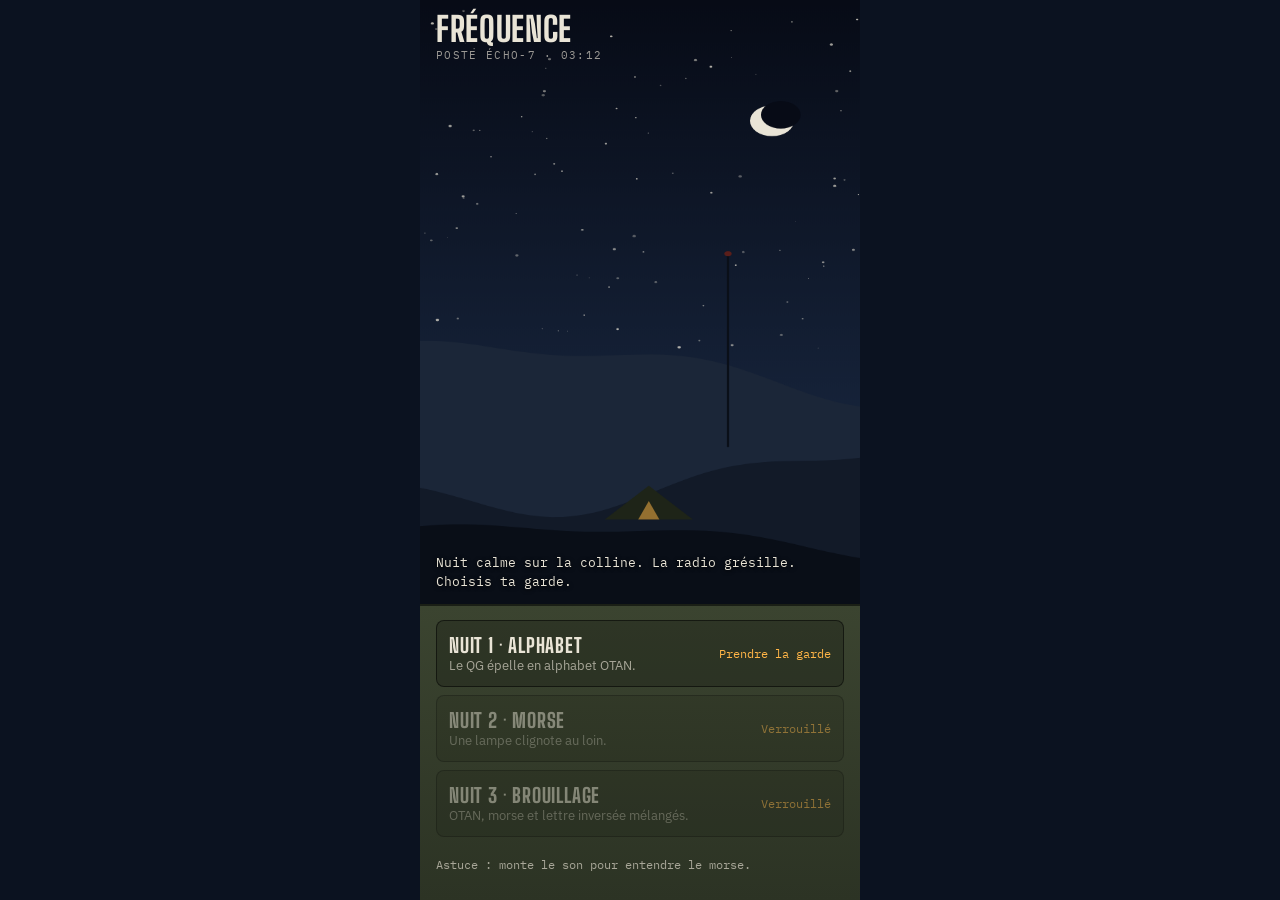
<file: apps/frequence.html>
<!doctype html><html lang="fr"><head><meta charset="utf-8"><meta name="viewport" content="width=device-width,initial-scale=1,viewport-fit=cover">
<meta name="theme-color" content="#0D1410"><meta name="apple-mobile-web-app-capable" content="yes"><meta name="mobile-web-app-capable" content="yes"><meta name="apple-mobile-web-app-status-bar-style" content="black-translucent"><meta name="apple-mobile-web-app-title" content="Fréquence">
<style>*,*::before,*::after{box-sizing:border-box}:root{padding-top:env(safe-area-inset-top,0px);padding-bottom:env(safe-area-inset-bottom,0px)}body{margin:0;font:14px system-ui,-apple-system,sans-serif}img{max-width:100%}[hidden]{display:none!important}</style></head><body>
<title>Fréquence</title>
<meta name="claude:viewport-fit-sides" content="cover">
<link rel="stylesheet" href="https://fonts.googleapis.com/css2?family=Big+Shoulders+Display:wght@600;800&family=IBM+Plex+Mono:wght@400;600&family=IBM+Plex+Sans:wght@400;600&display=swap">
<style>
/* Layout: one phone column. Top = live 2D night scene (the "film"), bottom = the radio set you operate. */
:root{
  --night:#0b1220;      /* sky / page ground */
  --olive:#2c3324;      /* radio casing */
  --olive-2:#3b4430;
  --amber:#ffb547;      /* display + accent: radio lamp */
  --amber-dim:rgba(255,181,71,.18);
  --paper:#e9e4d6;      /* text */
  --paper-soft:rgba(233,228,214,.65);
  --red:#ff5a4a;
  --ok:#8fd18a;
  --display:"Big Shoulders Display",Impact,"Arial Narrow",sans-serif;
  --mono:"IBM Plex Mono",ui-monospace,Menlo,monospace;
  --body:"IBM Plex Sans",system-ui,sans-serif;
  color-scheme:dark;
}
html,body{height:100%}
[hidden]{display:none!important}
body{background:var(--night);color:var(--paper);font-family:var(--body);overflow:hidden}
.app{height:100%;max-width:440px;margin:0 auto;display:flex;flex-direction:column;background:var(--night)}
.scene{position:relative;flex:1 1 42%;min-height:200px}
#scene{position:absolute;inset:0;width:100%;height:100%;display:block}
.cap{position:absolute;left:max(16px,env(safe-area-inset-left,0px));right:max(16px,env(safe-area-inset-right,0px));top:14px;display:flex;justify-content:space-between;align-items:flex-start;gap:8px}
.title{font-family:var(--display);font-weight:800;font-size:34px;letter-spacing:.02em;line-height:.9;text-transform:uppercase}
.title small{display:block;font-family:var(--mono);font-weight:400;font-size:11px;letter-spacing:.12em;color:var(--paper-soft);margin-top:6px}
.lives{font-family:var(--mono);font-size:13px;color:var(--amber);letter-spacing:.1em}
.subtitle{position:absolute;left:max(16px,env(safe-area-inset-left,0px));right:max(16px,env(safe-area-inset-right,0px));bottom:12px;font-family:var(--mono);font-size:13px;line-height:1.45;color:var(--paper);text-shadow:0 1px 4px #000;min-height:2.9em}
.radio{flex:0 0 auto;background:linear-gradient(var(--olive-2),var(--olive));border-top:2px solid #0006;padding-left:max(16px,env(safe-area-inset-left,0px));padding-right:max(16px,env(safe-area-inset-right,0px));padding-block:14px calc(16px + env(safe-area-inset-bottom,0px));display:flex;flex-direction:column;gap:12px}
.lcd{background:#120d05;border:2px solid #000;border-radius:8px;padding:10px 12px;box-shadow:inset 0 0 18px var(--amber-dim);font-family:var(--mono);color:var(--amber);display:flex;flex-direction:column;gap:6px}
.lcd .top{display:flex;justify-content:space-between;font-size:11px;letter-spacing:.12em;opacity:.8}
.signal{font-size:22px;font-weight:600;letter-spacing:.06em;min-height:1.4em;display:flex;align-items:center;gap:10px;flex-wrap:wrap}
.lamp{width:16px;height:16px;border-radius:50%;background:#3a2a10;flex:none;transition:background .05s,box-shadow .05s}
.lamp.on{background:var(--amber);box-shadow:0 0 14px var(--amber)}
.msg{font-size:15px;letter-spacing:.2em;word-break:break-word;color:var(--paper)}
.msg .hole{color:#5a4a2a}
.msg .new{color:var(--amber)}
.answers{display:grid;grid-template-columns:repeat(4,1fr);gap:8px}
.key{font-family:var(--mono);font-weight:600;font-size:22px;padding:14px 0;border-radius:8px;border:0;background:var(--paper);color:#1c1a14;box-shadow:0 4px 0 #8f8a7b;cursor:pointer}
.key:active{transform:translateY(3px);box-shadow:0 1px 0 #8f8a7b}
.key:focus-visible,.btn:focus-visible,.ghost:focus-visible{outline:3px solid var(--amber);outline-offset:2px}
.key.good{background:var(--ok)}
.key.bad{background:var(--red);color:#fff}
.key.word{font-size:13px}
.row{display:flex;gap:8px}
.btn{flex:1;font-family:var(--display);font-weight:800;font-size:22px;letter-spacing:.06em;text-transform:uppercase;padding:12px;border-radius:8px;border:0;background:var(--amber);color:#1c1405;cursor:pointer}
.ghost{flex:none;font-family:var(--mono);font-size:13px;padding:10px 12px;border-radius:8px;border:1px solid #0008;background:#0003;color:var(--paper);cursor:pointer}
.nights{display:flex;flex-direction:column;gap:8px}
.night{display:flex;justify-content:space-between;align-items:center;gap:10px;text-align:left;padding:12px;border-radius:8px;border:1px solid #0008;background:#0003;color:var(--paper);font-family:var(--body);cursor:pointer}
.night b{font-family:var(--display);font-size:20px;letter-spacing:.04em;text-transform:uppercase;font-weight:800}
.night span{display:block;font-size:13px;color:var(--paper-soft)}
.night em{font-style:normal;font-family:var(--mono);font-size:12px;color:var(--amber);white-space:nowrap}
.night[disabled]{opacity:.45;cursor:default}
.hint{font-size:12px;color:var(--paper-soft);font-family:var(--mono)}
@media (prefers-reduced-motion:reduce){*{transition:none!important}}
</style>

<div class="app">
  <div class="scene">
    <canvas id="scene" aria-hidden="true"></canvas>
    <div class="cap">
      <div class="title" id="title">Fréquence<small id="post">POSTE ÉCHO-7 · 03:12</small></div>
      <div class="lives" id="lives"></div>
    </div>
    <div class="subtitle" id="sub">Nuit calme sur la colline. La radio grésille. Choisis ta garde.</div>
  </div>

  <div class="radio">
    <!-- menu -->
    <div id="menu" class="nights"></div>

    <!-- jeu -->
    <div id="game" hidden>
      <div class="lcd">
        <div class="top"><span id="mode">ALPHABET OTAN</span><span id="count">0/0</span></div>
        <div class="signal"><span class="lamp" id="lamp"></span><span id="signal">—</span></div>
        <div class="msg" id="msg"></div>
      </div>
      <div style="height:12px"></div>
      <div class="answers" id="answers"></div>
      <div style="height:12px"></div>
      <div class="row">
        <button class="ghost" id="replay">↻ Réécouter</button>
        <button class="ghost" id="quit">Quitter la garde</button>
      </div>
    </div>

    <!-- fin -->
    <div id="end" hidden>
      <div class="lcd">
        <div class="top"><span>MESSAGE DÉCODÉ</span><span id="end-score"></span></div>
        <div class="msg" id="end-msg" style="font-size:20px"></div>
      </div>
      <div style="height:12px"></div>
      <div class="row"><button class="btn" id="back">Retour au poste</button></div>
    </div>
  </div>
</div>

<script>
(function(){
const $=s=>document.querySelector(s);
const reduce=matchMedia('(prefers-reduced-motion: reduce)').matches;
const NATO={A:'Alfa',B:'Bravo',C:'Charlie',D:'Delta',E:'Echo',F:'Foxtrot',G:'Golf',H:'Hotel',I:'India',J:'Juliett',K:'Kilo',L:'Lima',M:'Mike',N:'November',O:'Oscar',P:'Papa',Q:'Quebec',R:'Romeo',S:'Sierra',T:'Tango',U:'Uniform',V:'Victor',W:'Whiskey',X:'X-ray',Y:'Yankee',Z:'Zulu'};
const MORSE={A:'.-',B:'-...',C:'-.-.',D:'-..',E:'.',F:'..-.',G:'--.',H:'....',I:'..',J:'.---',K:'-.-',L:'.-..',M:'--',N:'-.',O:'---',P:'.--.',Q:'--.-',R:'.-.',S:'...',T:'-',U:'..-',V:'...-',W:'.--',X:'-..-',Y:'-.--',Z:'--..'};
const NIGHTS=[
  {id:1,name:'Nuit 1 · Alphabet',desc:'Le QG épelle en alphabet OTAN.',mode:'nato',msg:'CONVOI A L AUBE',
   intro:'03:12. Le QG appelle Écho-7. Il épelle un message, lettre par lettre.',
   outro:'Bien reçu. Le convoi passera au pied de la colline à l’aube. Tu peux dormir deux heures.'},
  {id:2,name:'Nuit 2 · Morse',desc:'Une lampe clignote au loin.',mode:'morse',msg:'SOS PONT NORD',
   intro:'02:47. Une lumière clignote de l’autre côté de la vallée. Point court, trait long.',
   outro:'Une patrouille est bloquée au pont nord. Tu transmets au QG. Les secours partent.'},
  {id:3,name:'Nuit 3 · Brouillage',desc:'OTAN, morse et lettre inversée mélangés.',mode:'mix',msg:'RETOUR BASE',
   intro:'04:05. Le signal est brouillé. Les codes changent à chaque lettre. Reste concentré.',
   outro:'Fin de mission. Le camion vient te chercher. Trois nuits, zéro message perdu.'}
];
let done={};try{done=JSON.parse(localStorage.getItem('freq-done')||'{}')||{}}catch(_){}

// ---------- audio ----------
let ac=null;
function beep(ms,when){if(!ac)return;const o=ac.createOscillator(),g=ac.createGain();o.frequency.value=640;o.type='sine';
  g.gain.setValueAtTime(0,when);g.gain.linearRampToValueAtTime(.18,when+.005);g.gain.setValueAtTime(.18,when+ms/1000-.01);g.gain.linearRampToValueAtTime(0,when+ms/1000);
  o.connect(g).connect(ac.destination);o.start(when);o.stop(when+ms/1000+.02)}
function ensureAudio(){try{if(!ac)ac=new (window.AudioContext||window.webkitAudioContext)();if(ac.state==='suspended')ac.resume()}catch(_){ac=null}}
let playToken=0;
function playMorse(code){const tok=++playToken,U=110;let t=0;const lamp=$('#lamp');const base=ac?ac.currentTime+.05:0;
  [...code].forEach(sym=>{const d=sym==='.'?U:U*3;const start=t;
    if(ac)beep(d,base+start/1000);
    setTimeout(()=>{if(tok===playToken){lamp.classList.add('on');flash=1}},start);
    setTimeout(()=>{if(tok===playToken)lamp.classList.remove('on')},start+d);
    t+=d+U});}

// ---------- scene ----------
const cv=$('#scene'),ctx=cv.getContext('2d');let W=0,H=0,flash=0;
function fit(){const d=Math.min(2,devicePixelRatio||1);W=cv.width=cv.clientWidth*d;H=cv.height=cv.clientHeight*d}
addEventListener('resize',fit);fit();
const stars=Array.from({length:90},(_,i)=>({x:Math.random(),y:Math.random()*.6,r:Math.random()*1.4+.3,p:Math.random()*6}));
function hill(y0,amp,seed,col){ctx.fillStyle=col;ctx.beginPath();ctx.moveTo(0,H);for(let x=0;x<=W;x+=W/40){ctx.lineTo(x,H*y0-Math.sin(x/W*3+seed)*amp*H-Math.sin(x/W*9+seed*2)*amp*.3*H)}ctx.lineTo(W,H);ctx.fill()}
function draw(ts){const t=reduce?0:ts/1000;
  const g=ctx.createLinearGradient(0,0,0,H);g.addColorStop(0,'#070b16');g.addColorStop(.7,'#16233a');g.addColorStop(1,'#26324a');ctx.fillStyle=g;ctx.fillRect(0,0,W,H);
  stars.forEach(s=>{ctx.fillStyle=`rgba(233,228,214,${.35+.4*Math.sin(t*1.3+s.p)**2})`;ctx.beginPath();ctx.arc(s.x*W,s.y*H,s.r*(W/400),0,7);ctx.fill()});
  // moon
  ctx.fillStyle='#e9e4d6';ctx.beginPath();ctx.arc(W*.8,H*.2,W*.05,0,7);ctx.fill();ctx.fillStyle='#070b16';ctx.beginPath();ctx.arc(W*.82,H*.19,W*.045,0,7);ctx.fill();
  // far valley + distant lamp (morse source)
  hill(.62,.05,1,'#1b2638');
  const lit=$('#lamp').classList.contains('on');
  if(lit){const lx=W*.22,ly=H*.58;const rg=ctx.createRadialGradient(lx,ly,0,lx,ly,W*.08);rg.addColorStop(0,'rgba(255,181,71,.9)');rg.addColorStop(1,'rgba(255,181,71,0)');ctx.fillStyle=rg;ctx.fillRect(lx-W*.1,ly-W*.1,W*.2,W*.2)}
  hill(.78,.06,4,'#121a28');
  // antenna + tent on near hill
  const ax=W*.7,ay=H*.74;ctx.strokeStyle='#0a0f18';ctx.lineWidth=W/200;ctx.beginPath();ctx.moveTo(ax,ay);ctx.lineTo(ax,ay-H*.32);ctx.stroke();
  ctx.fillStyle=Math.sin(t*3)>.6?'#ff5a4a':'#5a1e1a';ctx.beginPath();ctx.arc(ax,ay-H*.32,W/120,0,7);ctx.fill();
  hill(.9,.03,7,'#090e17');
  const tx=W*.52,ty=H*.86,tw=W*.2;ctx.fillStyle='#1e2418';ctx.beginPath();ctx.moveTo(tx-tw/2,ty);ctx.lineTo(tx,ty-tw*.55);ctx.lineTo(tx+tw/2,ty);ctx.fill();
  const glow=.5+.15*Math.sin(t*7)+(flash>0?.3:0);ctx.fillStyle=`rgba(255,181,71,${glow})`;ctx.beginPath();ctx.moveTo(tx-tw*.12,ty);ctx.lineTo(tx,ty-tw*.3);ctx.lineTo(tx+tw*.12,ty);ctx.fill();
  flash=Math.max(0,flash-.05);
  requestAnimationFrame(draw)}
requestAnimationFrame(draw);

// ---------- menu ----------
function menu(){$('#menu').hidden=false;$('#game').hidden=true;$('#end').hidden=true;$('#lives').textContent='';
  $('#sub').textContent='Nuit calme sur la colline. La radio grésille. Choisis ta garde.';
  const m=$('#menu');m.innerHTML='';
  NIGHTS.forEach((n,i)=>{const b=document.createElement('button');b.className='night';const open=i===0||done[NIGHTS[i-1].id];
    b.disabled=!open;b.innerHTML=`<div><b>${n.name}</b><span>${n.desc}</span></div><em>${done[n.id]?'✓ '+done[n.id]+'/'+n.msg.replace(/ /g,'').length:open?'Prendre la garde':'Verrouillé'}</em>`;
    b.onclick=()=>{ensureAudio();start(n)};m.appendChild(b)});
  const h=document.createElement('p');h.className='hint';h.textContent='Astuce : monte le son pour entendre le morse.';m.appendChild(h);}

// ---------- game ----------
let N,letters,idx,lives,score,curMode;
function start(n){N=n;letters=[...n.msg].map((c,i)=>({c,i})).filter(o=>o.c!==' ');idx=0;lives=3;score=0;
  $('#menu').hidden=true;$('#game').hidden=false;$('#sub').textContent=n.intro;next();}
function renderMsg(newI){$('#msg').innerHTML=[...N.msg].map((c,i)=>{if(c===' ')return '&nbsp;&nbsp;';const k=letters.findIndex(o=>o.i===i);
  return k<idx?`<span class="${i===newI?'new':''}">${c}</span>`:'<span class="hole">_</span>'}).join('');
  $('#count').textContent=idx+'/'+letters.length;$('#lives').textContent='SIGNAL '+'▮'.repeat(lives)+'▯'.repeat(3-lives);}
function pickWrong(c){const pool=Object.keys(MORSE).filter(k=>k!==c);
  if(curMode==='morse'){pool.sort((a,b)=>Math.abs(MORSE[a].length-MORSE[c].length)-Math.abs(MORSE[b].length-MORSE[c].length)+(Math.random()-.5)*2)}
  else pool.sort(()=>Math.random()-.5);return pool.slice(0,3)}
function next(){renderMsg(-1);
  if(idx>=letters.length)return finish(true);
  const c=letters[idx].c;
  curMode=N.mode==='mix'?['nato','morse','reverse'][idx%3]:N.mode;
  const opts=[c,...pickWrong(c)].sort(()=>Math.random()-.5);
  $('#mode').textContent={nato:'ALPHABET OTAN',morse:'MORSE',reverse:'TROUVE LE MOT'}[curMode];
  $('#replay').hidden=curMode!=='morse';
  if(curMode==='nato')$('#signal').textContent=NATO[c].toUpperCase();
  if(curMode==='morse'){$('#signal').textContent=MORSE[c].replace(/\./g,'·').replace(/-/g,'—').split('').join(' ');setTimeout(()=>playMorse(MORSE[c]),250)}
  if(curMode==='reverse')$('#signal').textContent=c;
  const a=$('#answers');a.innerHTML='';
  opts.forEach(o=>{const b=document.createElement('button');b.className='key'+(curMode==='reverse'?' word':'');b.textContent=curMode==='reverse'?NATO[o]:o;
    b.onclick=()=>answer(b,o===c,a);a.appendChild(b)});}
function answer(b,ok,a){[...a.children].forEach(x=>x.disabled=true);
  if(ok){b.classList.add('good');score++;idx++;flash=1;setTimeout(()=>{renderMsg(letters[idx-1].i);setTimeout(next,350)},250)}
  else{b.classList.add('bad');lives--;renderMsg(-1);
    if(navigator.vibrate)try{navigator.vibrate(120)}catch(_){}
    if(lives<=0)return setTimeout(()=>finish(false),600);
    setTimeout(()=>{b.classList.remove('bad');[...a.children].forEach(x=>x.disabled=false);b.disabled=true;b.style.opacity=.35},500)}}
function finish(win){playToken++;$('#game').hidden=true;$('#end').hidden=false;
  $('#end-msg').textContent=win?N.msg:'SIGNAL PERDU';$('#end-score').textContent=score+' LETTRES';
  $('#sub').textContent=win?N.outro:'Trop d’erreurs. Le message s’est perdu dans le grésillement. Reprends la garde.';
  if(win){done[N.id]=letters.length;try{localStorage.setItem('freq-done',JSON.stringify(done))}catch(_){}}}
$('#replay').onclick=()=>{ensureAudio();if(curMode==='morse')playMorse(MORSE[letters[idx].c])};
$('#quit').onclick=()=>{playToken++;menu()};
$('#back').onclick=menu;
menu();
})();
</script>
</body></html>
</file>
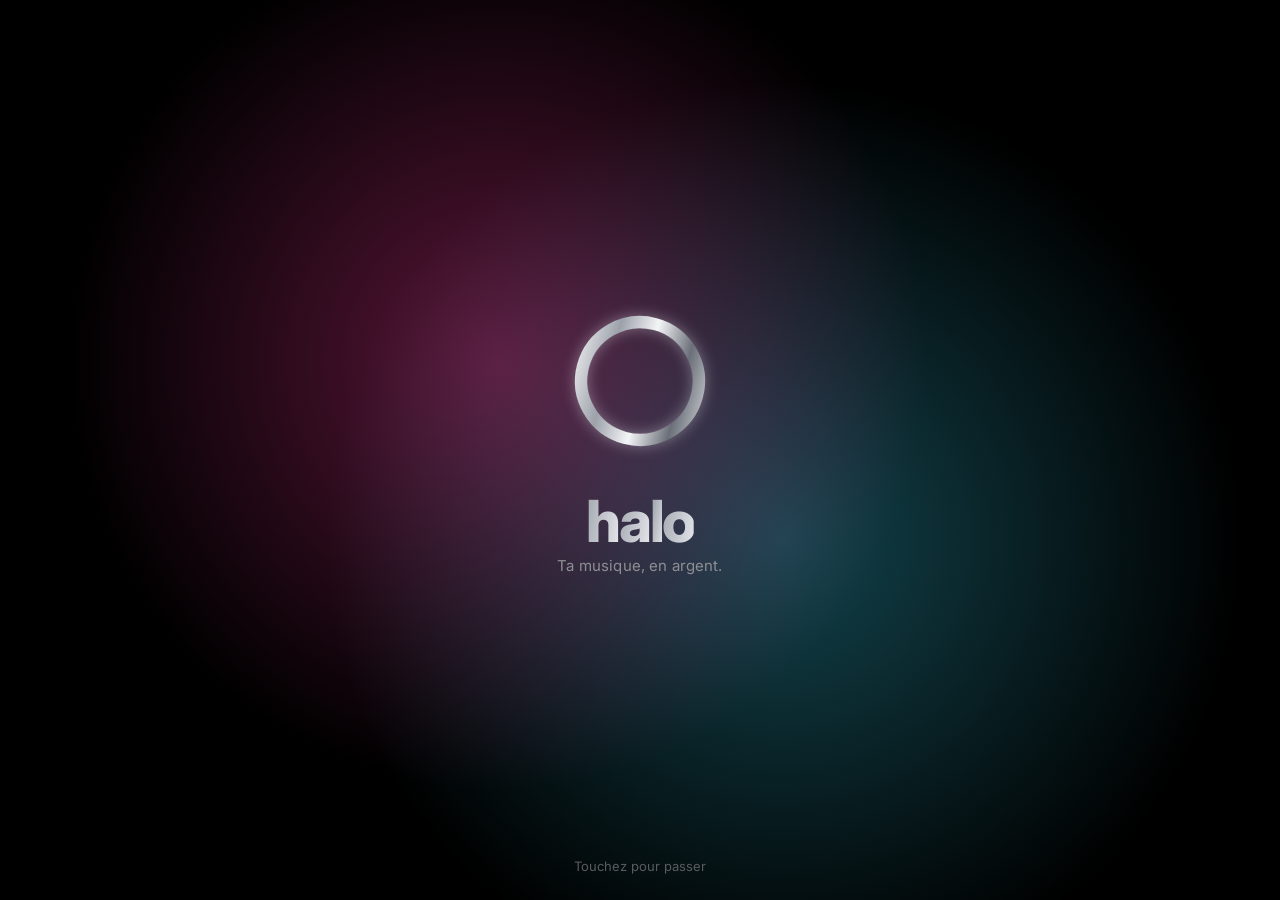
<file: apps/halo.html>
<!doctype html><html lang="fr"><head><meta charset="utf-8"><meta name="viewport" content="width=device-width,initial-scale=1,viewport-fit=cover">
<meta name="theme-color" content="#000000"><meta name="apple-mobile-web-app-capable" content="yes"><meta name="mobile-web-app-capable" content="yes"><meta name="apple-mobile-web-app-status-bar-style" content="black-translucent"><meta name="apple-mobile-web-app-title" content="Halo">
<link rel="apple-touch-icon" href="../halo-icon.png?v=2"><link rel="icon" href="../halo-icon.png?v=2">
<style>*,*::before,*::after{box-sizing:border-box}:root{padding-top:env(safe-area-inset-top,0px);padding-bottom:env(safe-area-inset-bottom,0px)}body{margin:0;font:14px system-ui,-apple-system,sans-serif}img{max-width:100%}[hidden]{display:none!important}</style></head><body>
<title>Halo</title>
<meta name="claude:viewport-fit-sides" content="cover">
<link rel="stylesheet" href="https://fonts.googleapis.com/css2?family=Inter:wght@400;500;600;700;800&display=swap">
<style>
/* Halo: lecteur de musique. Noir profond + argent chromé, look iOS. */
:root{
 --bg:#000;--bg2:#0D0D0F;--card:#1A1A1D;--card2:#232327;--line:rgba(255,255,255,.09);
 --fg:#F5F5F7;--mute:#8E8E93;--dim:#5A5A60;--silver:#D9DCE1;
 --chrome:linear-gradient(135deg,#FFFFFF 0%,#C9CCD2 28%,#868B94 50%,#EEF0F2 70%,#9A9FA8 100%);
 --f:-apple-system,BlinkMacSystemFont,"SF Pro Display","SF Pro Text",Inter,"Helvetica Neue",Arial,sans-serif;
 --ease:cubic-bezier(.32,.72,0,1);
 --top:env(safe-area-inset-top,0px);--bot:env(safe-area-inset-bottom,0px);
 color-scheme:dark;
}
html,body{height:100%;background:var(--bg)}
body{color:var(--fg);font-family:var(--f);-webkit-font-smoothing:antialiased;-webkit-tap-highlight-color:transparent;overscroll-behavior:none;overflow:hidden;margin:0;-webkit-user-select:none;user-select:none;-webkit-touch-callout:none}
button{font:inherit;color:inherit;background:none;border:0;padding:0;cursor:pointer;touch-action:manipulation}
button:focus-visible{outline:2px solid var(--silver);outline-offset:2px;border-radius:8px}
svg{display:block}
.chrome{background:var(--chrome);-webkit-background-clip:text;background-clip:text;color:transparent}

/* ---------- intro ---------- */
#intro{position:fixed;inset:0;z-index:100;background:#000;display:grid;place-items:center;overflow:hidden;transition:opacity .6s ease,transform .7s var(--ease)}
#intro.out{opacity:0;transform:scale(1.08);pointer-events:none}
#intro .bgglow{position:absolute;width:140vmax;height:140vmax;border-radius:50%;background:radial-gradient(circle at 42% 45%,rgba(255,61,160,.35) 0%,transparent 30%),radial-gradient(circle at 58% 55%,rgba(60,225,255,.3) 0%,transparent 32%);opacity:0;animation:bgg 1.6s 1.15s ease forwards}
@keyframes bgg{to{opacity:1}}
#intro .stage{position:relative;display:flex;flex-direction:column;align-items:center;gap:6px;margin-top:-40px}
#intro .logo{width:190px;height:190px;position:relative}
#intro svg{width:100%;height:100%;overflow:visible}
#intro .spin{transform-origin:100px 100px;animation:spin 3s .2s var(--ease) forwards}
@keyframes spin{from{transform:rotate(-90deg)}to{transform:rotate(330deg)}}
#intro .ring{stroke-dasharray:100;stroke-dashoffset:100;animation:draw 1s .25s cubic-bezier(.65,0,.35,1) forwards}
@keyframes draw{to{stroke-dashoffset:0}}
#intro .head{opacity:0;animation:head 1.25s .2s linear forwards}
@keyframes head{0%{opacity:0}10%{opacity:1}85%{opacity:1}100%{opacity:0}}
#intro .headg{transform-origin:100px 100px;animation:headrot 1s .25s cubic-bezier(.65,0,.35,1) forwards}
@keyframes headrot{from{transform:rotate(0)}to{transform:rotate(360deg)}}
#intro .rglow{opacity:0;animation:flash 1.4s 1.2s ease forwards}
@keyframes flash{0%{opacity:0}15%{opacity:.95}100%{opacity:.35}}
#intro .pulse{transform-origin:100px 100px;animation:bump .7s 1.2s var(--ease)}
@keyframes bump{0%{transform:scale(1)}30%{transform:scale(1.09)}100%{transform:scale(1)}}
#intro .rip{position:absolute;left:50%;top:95px;width:130px;height:130px;margin:-65px 0 0 -65px;border-radius:50%;border:2px solid rgba(255,120,200,.75);opacity:0;animation:rip 1.5s cubic-bezier(.2,.6,.3,1) forwards}
#intro .rip:nth-child(2){animation-delay:1.22s;border-color:rgba(60,225,255,.75)}#intro .rip:nth-child(3){animation-delay:1.4s;border-color:rgba(180,90,255,.75)}#intro .rip:nth-child(4){animation-delay:1.58s}
@keyframes rip{0%{opacity:.8;transform:scale(1)}100%{opacity:0;transform:scale(3.4)}}
#intro .word{display:flex;font-size:58px;font-weight:800;letter-spacing:-.04em;line-height:1;margin-top:10px}
#intro .word span{display:inline-block;opacity:0;transform:translateY(22px) scale(.9);filter:blur(10px);animation:let .8s var(--ease) forwards;background:linear-gradient(100deg,#8D929B 0%,#F7F8FA 40%,#FFFFFF 50%,#A3A8B0 62%,#E4E6EA 100%);background-size:300% 100%;background-position:100% 0;-webkit-background-clip:text;background-clip:text;color:transparent}
#intro .word span:nth-child(1){animation-delay:1.45s}#intro .word span:nth-child(2){animation-delay:1.52s}#intro .word span:nth-child(3){animation-delay:1.59s}#intro .word span:nth-child(4){animation-delay:1.66s}
@keyframes let{to{opacity:1;transform:none;filter:blur(0)}}
#intro .word.shine span{animation:let .8s var(--ease) forwards,shine 1.3s ease forwards;animation-delay:inherit}
#intro .tag{font-size:15px;color:var(--mute);letter-spacing:.01em;opacity:0;transform:translateY(6px);animation:let .7s 2s var(--ease) forwards}
#intro .skip{position:absolute;bottom:calc(var(--bot) + 26px);font-size:13px;color:var(--dim);opacity:0;animation:let .5s 1.2s forwards}
#app{transition:transform .8s var(--ease),opacity .6s ease}
body.intro #app{transform:scale(.94);opacity:0}

/* ---------- aurora ---------- */
:root{--c1:255,61,160;--c2:60,225,255}
#aurora{position:fixed;inset:0;z-index:0;overflow:hidden;pointer-events:none;background:#000}
#aurora i{position:absolute;border-radius:50%;filter:blur(70px);opacity:.55}
#aurora .b1{width:80vmax;height:80vmax;left:-30vmax;top:-40vmax;background:rgb(var(--c1));animation:drift1 18s ease-in-out infinite alternate}
#aurora .b2{width:70vmax;height:70vmax;right:-35vmax;top:-20vmax;background:rgb(var(--c2));animation:drift2 22s ease-in-out infinite alternate;opacity:.45}
#aurora .b3{width:60vmax;height:60vmax;left:10vmax;top:30vh;background:rgb(var(--c1));opacity:.18;animation:drift1 26s ease-in-out infinite alternate-reverse}
#aurora::after{content:"";position:absolute;inset:0;background:linear-gradient(180deg,rgba(0,0,0,.05) 0%,rgba(0,0,0,.55) 45%,rgba(0,0,0,.85) 100%)}
@keyframes drift1{to{transform:translate(18vmax,12vmax) scale(1.15)}}
@keyframes drift2{to{transform:translate(-14vmax,18vmax) scale(.9)}}
/* ---------- layout ---------- */
#app{position:fixed;inset:0;z-index:1}
.view{position:absolute;inset:0;overflow-y:auto;overflow-x:hidden;-webkit-overflow-scrolling:touch;padding:calc(var(--top) + 8px) 0 calc(var(--bot) + 170px);background:transparent}
.view[hidden]{display:none}
.page{position:absolute;inset:0;z-index:5;background:linear-gradient(180deg,rgba(var(--p1),.9) 0,rgba(var(--p2),.45) 340px,#000 640px),#000;overflow-y:auto;overflow-x:hidden;padding-bottom:calc(var(--bot) + 170px);animation:pin .45s var(--ease)}
.page.leave{animation:pout .35s var(--ease) forwards}
@keyframes pin{from{transform:translateX(100%)}to{transform:none}}
@keyframes pout{to{transform:translateX(100%)}}
.wrap{max-width:720px;margin:0 auto;padding:0 20px}
.lt{display:flex;align-items:flex-end;justify-content:space-between;gap:12px;padding:10px 20px 6px;max-width:720px;margin:0 auto}
.lt h1{font-size:34px;font-weight:800;letter-spacing:-.025em;margin:0;line-height:1.1}
.lt .hello{font-size:13px;font-weight:600;color:var(--mute);text-transform:uppercase;letter-spacing:.06em;margin-bottom:2px}
.roundbtn{width:36px;height:36px;border-radius:50%;background:rgba(255,255,255,.14);-webkit-backdrop-filter:blur(20px);backdrop-filter:blur(20px);display:grid;place-items:center;flex:none;color:var(--silver)}
.roundbtn svg{width:18px;height:18px}
h2.sec{font-size:22px;font-weight:700;letter-spacing:-.02em;margin:28px 20px 12px;max-width:680px;display:flex;align-items:center;justify-content:space-between}
@media(min-width:760px){h2.sec{margin-left:auto;margin-right:auto;padding:0 20px;max-width:720px}}
h2.sec small{font-size:15px;font-weight:500;color:var(--mute)}

/* hero */
.hero{position:relative;margin:14px 20px 0;border-radius:22px;overflow:hidden;aspect-ratio:1.25;max-height:420px;display:block;width:calc(100% - 40px);text-align:left;isolation:isolate}
@media(min-width:760px){.hero{max-width:680px;margin:14px auto 0;width:auto;display:block}}
.hero img{position:absolute;inset:0;width:100%;height:100%;object-fit:cover;z-index:-2;transform:scale(1.02)}
.hero::after{content:"";position:absolute;inset:0;z-index:-1;background:linear-gradient(180deg,rgba(0,0,0,0) 35%,rgba(0,0,0,.85) 100%)}
.hero .in{position:absolute;left:18px;right:18px;bottom:16px;display:flex;align-items:flex-end;gap:12px}
.hero .k{font-size:11px;font-weight:700;letter-spacing:.12em;color:rgba(255,255,255,.7);text-transform:uppercase}
.hero .t{font-size:28px;font-weight:800;letter-spacing:-.02em;margin-top:4px;line-height:1.05}
.hero .a{font-size:15px;color:rgba(255,255,255,.75);margin-top:3px}
.hero .grow{flex:1;min-width:0}
.playfab{width:52px;height:52px;border-radius:50%;background:var(--chrome);display:grid;place-items:center;color:#000;flex:none;box-shadow:0 6px 22px rgba(0,0,0,.45),inset 0 1px 0 rgba(255,255,255,.8)}
.playfab svg{width:22px;height:22px;margin-left:2px}

/* quick grid */
.quick{display:grid;grid-template-columns:1fr 1fr;gap:8px;padding:0 20px;margin-top:18px;max-width:720px;margin-left:auto;margin-right:auto}
.qt{display:flex;align-items:center;gap:10px;background:rgba(255,255,255,.1);border-radius:10px;overflow:hidden;height:56px;text-align:left;font-size:13px;font-weight:600;padding-right:8px;transition:transform .15s,background .2s}
.qt:active{transform:scale(.97);background:var(--card2)}
.qt img{width:56px;height:56px;flex:none;object-fit:cover}
.qt span{display:-webkit-box;-webkit-line-clamp:2;-webkit-box-orient:vertical;overflow:hidden;line-height:1.2}

/* carousels */
.row{display:flex;gap:14px;overflow-x:auto;padding:0 20px 4px;scroll-snap-type:x mandatory;scrollbar-width:none;scroll-padding:20px}
.row::-webkit-scrollbar{display:none}
@media(min-width:760px){.row{padding-left:max(20px,calc(50% - 340px));scroll-padding-left:max(20px,calc(50% - 340px))}}
.tile{flex:none;width:150px;text-align:left;scroll-snap-align:start}
.tile img{width:150px;height:150px;border-radius:12px;object-fit:cover;background:var(--card);box-shadow:0 1px 0 rgba(255,255,255,.06) inset}
.tile.big{width:200px}.tile.big img{width:200px;height:200px}
.tile .t{font-size:14px;font-weight:600;margin-top:8px;white-space:nowrap;overflow:hidden;text-overflow:ellipsis}
.tile .s{font-size:13px;color:var(--mute);margin-top:2px;white-space:nowrap;overflow:hidden;text-overflow:ellipsis}
.tile:active img{transform:scale(.97)}
.tile img{transition:transform .15s}

/* import card */
.imp{margin:0 20px;border-radius:18px;padding:18px;background:linear-gradient(135deg,rgba(20,190,200,.35),rgba(60,90,255,.3));border:1px solid var(--line);display:flex;gap:14px;align-items:center;text-align:left;width:calc(100% - 40px)}
@media(min-width:760px){.imp{max-width:680px;margin:0 auto;display:flex}}
.imp .ic{width:52px;height:52px;border-radius:14px;background:linear-gradient(135deg,#1FD1C8,#3C5AFF);display:grid;place-items:center;color:#fff;flex:none}
.imp .ic svg{width:26px;height:26px}
.imp b{font-size:16px;display:block}
.imp span{font-size:13px;color:var(--mute);display:block;margin-top:3px;line-height:1.35}

/* track list */
.list{padding:0 20px;max-width:720px;margin:0 auto}
.tr{display:flex;align-items:center;gap:12px;width:100%;text-align:left;padding:7px 0;position:relative}
.tr img{width:48px;height:48px;border-radius:7px;object-fit:cover;flex:none;background:var(--card)}
.tr .num{width:22px;text-align:center;color:var(--mute);font-size:15px;flex:none;font-variant-numeric:tabular-nums}
.tr .mid{flex:1;min-width:0;border-bottom:.5px solid var(--line);align-self:stretch;display:flex;flex-direction:column;justify-content:center;padding-bottom:1px}
.tr:last-child .mid{border-bottom:0}
.tr .t{font-size:16px;white-space:nowrap;overflow:hidden;text-overflow:ellipsis}
.tr .s{font-size:13px;color:var(--mute);margin-top:2px;white-space:nowrap;overflow:hidden;text-overflow:ellipsis}
.tr.on .t{color:#fff;font-weight:600}
.tr .more{width:34px;height:34px;display:grid;place-items:center;color:var(--mute);flex:none;margin-right:-6px}
.tr .more svg{width:20px;height:20px}
.tr:active{background:rgba(255,255,255,.04)}
.eq{display:inline-flex;gap:2px;align-items:flex-end;height:12px;margin-right:6px;vertical-align:-1px}
.eq i{width:3px;background:linear-gradient(rgb(var(--c2)),rgb(var(--c1)));border-radius:1px;height:4px;animation:eq .9s ease-in-out infinite}
.eq i:nth-child(2){animation-delay:-.3s}.eq i:nth-child(3){animation-delay:-.6s}
.paused .eq i{animation-play-state:paused}
@keyframes eq{0%,100%{height:3px}50%{height:12px}}
.liked{color:var(--silver);margin-left:4px;font-size:11px}

/* collection page */
.navbar{position:sticky;top:0;z-index:3;padding:calc(var(--top) + 6px) 12px 8px;display:flex;align-items:center;justify-content:space-between;}
.back{display:flex;align-items:center;gap:2px;font-size:17px;color:#fff;height:36px;padding:0 12px 0 4px;border-radius:18px;background:rgba(0,0,0,.25);-webkit-backdrop-filter:blur(20px);backdrop-filter:blur(20px)}
.back svg{width:24px;height:24px}
.chead{display:flex;flex-direction:column;align-items:center;text-align:center;padding:0 20px 8px;max-width:720px;margin:0 auto}
.chead img{width:min(64vw,260px);height:min(64vw,260px);border-radius:14px;object-fit:cover;box-shadow:0 20px 60px rgba(0,0,0,.6),0 0 0 .5px rgba(255,255,255,.12)}
.chead h3{font-size:22px;font-weight:700;margin:18px 0 2px;letter-spacing:-.02em}
.chead .by{font-size:20px;font-weight:600;color:#fff}
.chead .meta{font-size:13px;color:rgba(255,255,255,.7);margin-top:6px}
.actions{display:grid;grid-template-columns:1fr 1fr;gap:12px;padding:16px 20px 12px;max-width:720px;margin:0 auto}
.bigbtn{height:48px;border-radius:12px;display:flex;align-items:center;justify-content:center;gap:8px;font-size:16px;font-weight:600}
.bigbtn svg{width:18px;height:18px}
.bigbtn.pri{background:var(--chrome);color:#0A0A0B;box-shadow:inset 0 1px 0 rgba(255,255,255,.9),0 4px 18px rgba(200,205,215,.12)}
.bigbtn.sec{background:rgba(255,255,255,.16);color:#fff;-webkit-backdrop-filter:blur(20px);backdrop-filter:blur(20px)}
.bigbtn:active{transform:scale(.97)}
.foot{font-size:13px;color:var(--mute);padding:18px 20px;max-width:720px;margin:0 auto}

/* search */
.sbox{margin:8px 20px 4px;display:flex;align-items:center;gap:8px;height:40px;border-radius:11px;background:rgba(255,255,255,.12);-webkit-backdrop-filter:blur(20px);backdrop-filter:blur(20px);padding:0 12px;color:var(--mute);max-width:680px}
@media(min-width:760px){.sbox{margin:8px auto 4px}}
.sbox svg{width:17px;height:17px;flex:none}
.sbox input{flex:1;min-width:0;background:none;border:0;outline:0;color:var(--fg);font:inherit;font-size:17px;-webkit-user-select:text;user-select:text}
.sbox input::placeholder{color:var(--mute)}
.genres{display:grid;grid-template-columns:1fr 1fr;gap:12px;padding:0 20px;max-width:720px;margin:0 auto}
.genre{position:relative;height:104px;border-radius:14px;overflow:hidden;text-align:left;padding:12px 14px;font-size:17px;font-weight:700;isolation:isolate}
.genre img{position:absolute;right:-14px;bottom:-14px;width:84px;height:84px;border-radius:8px;transform:rotate(22deg);z-index:-1;box-shadow:0 6px 20px rgba(0,0,0,.5)}
.genre:active{transform:scale(.97)}

/* library */
.lrow{display:flex;align-items:center;gap:14px;width:100%;padding:8px 0;text-align:left}
.lrow img,.lrow .ph{width:60px;height:60px;border-radius:8px;object-fit:cover;flex:none}
.lrow .ph{display:grid;place-items:center;background:var(--card);color:var(--silver)}
.lrow .ph svg{width:26px;height:26px}
.lrow .mid{flex:1;min-width:0}
.lrow .t{font-size:17px}
.lrow .s{font-size:13px;color:var(--mute);margin-top:2px}
.lrow .chev{color:var(--dim);width:16px;height:16px}
.grid2{display:grid;grid-template-columns:1fr 1fr;gap:16px 14px;padding:0 20px;max-width:720px;margin:0 auto}
@media(min-width:600px){.grid2{grid-template-columns:repeat(3,1fr)}}
.grid2 .tile,.grid2 .tile img{width:100%;height:auto}
.grid2 .tile img{aspect-ratio:1}
.empty{color:var(--mute);font-size:15px;text-align:center;padding:30px 30px;line-height:1.45}

/* tab bar */
.tabbar{position:fixed;left:0;right:0;bottom:0;z-index:20;display:flex;justify-content:space-around;padding:6px 10px calc(var(--bot) + 4px);background:rgba(18,18,20,.78);-webkit-backdrop-filter:saturate(180%) blur(24px);backdrop-filter:saturate(180%) blur(24px);border-top:.5px solid rgba(255,255,255,.1)}
.tab{flex:1;max-width:120px;display:flex;flex-direction:column;align-items:center;gap:3px;font-size:10px;font-weight:600;color:#6B6B70;padding:4px 0 6px}
.tab svg{width:25px;height:25px}
.tab.on{color:#fff}
.tab.on svg{color:rgb(var(--c1));filter:drop-shadow(0 0 8px rgba(var(--c1),.7))}

/* mini player */
#mini{background-image:linear-gradient(90deg,rgba(var(--c1),.35),rgba(var(--c2),.22))!important;position:fixed;left:10px;right:10px;bottom:calc(var(--bot) + 62px);z-index:19;height:60px;border-radius:16px;display:flex;align-items:center;gap:12px;padding:0 6px 0 7px;background:rgba(40,40,44,.8);-webkit-backdrop-filter:saturate(180%) blur(26px);backdrop-filter:saturate(180%) blur(26px);box-shadow:0 10px 30px rgba(0,0,0,.5),inset 0 .5px 0 rgba(255,255,255,.12);transform:translateY(calc(100% + 140px));transition:transform .5s var(--ease);max-width:700px;margin:0 auto;overflow:hidden}
#mini.show{transform:none}
#mini img{width:46px;height:46px;border-radius:8px;object-fit:cover;flex:none;box-shadow:0 2px 8px rgba(0,0,0,.4)}
#mini .mid{flex:1;min-width:0;text-align:left}
#mini .t{font-size:15px;font-weight:600;white-space:nowrap;overflow:hidden;text-overflow:ellipsis}
#mini .s{font-size:13px;color:var(--mute);white-space:nowrap;overflow:hidden;text-overflow:ellipsis}
#mini .b{width:42px;height:42px;display:grid;place-items:center;flex:none}
#mini .b svg{width:24px;height:24px}
#mini .prog{position:absolute;left:14px;right:14px;bottom:0;height:2px;background:rgba(255,255,255,.08);border-radius:2px;overflow:hidden}
#mini .prog i{display:block;height:100%;width:0;background:linear-gradient(90deg,rgb(var(--c1)),rgb(var(--c2)))}
.spin-s{width:22px;height:22px;border-radius:50%;border:2.5px solid rgba(255,255,255,.2);border-top-color:var(--silver);animation:sp .8s linear infinite}
@keyframes sp{to{transform:rotate(360deg)}}

/* now playing */
#np{position:fixed;inset:0;z-index:40;background:#050506;transform:translateY(100%);transition:transform .5s var(--ease);overflow:hidden;display:flex;flex-direction:column;touch-action:none}
#np.open{transform:none}
#np.drag{transition:none}
#np .bgimg{position:absolute;inset:-20%;width:140%;height:140%;object-fit:cover;filter:blur(50px) saturate(1.6) brightness(.8);opacity:1;z-index:0}
#np::after{content:"";position:absolute;inset:0;background:linear-gradient(180deg,rgba(0,0,0,.05),rgba(0,0,0,.55));z-index:0}
#np .in{position:relative;z-index:1;flex:1;display:flex;flex-direction:column;width:100%;max-width:460px;margin:0 auto;padding:calc(var(--top) + 8px) 26px calc(var(--bot) + 14px)}
#np .grab{width:38px;height:5px;border-radius:3px;background:rgba(255,255,255,.35);margin:4px auto 10px}
#np .topl{display:flex;align-items:center;justify-content:space-between;font-size:12px;color:rgba(255,255,255,.65);font-weight:600;letter-spacing:.06em;text-transform:uppercase}
#np .topl button{width:34px;height:34px;display:grid;place-items:center;color:rgba(255,255,255,.85)}
#np .topl svg{width:22px;height:22px}
#np .art{flex:1;display:grid;place-items:center;min-height:0;padding:14px 0}
#np .cv{position:relative;width:min(100%,46vh,400px);aspect-ratio:1}
#np .cv img{position:relative;width:100%;height:100%;border-radius:14px;object-fit:cover;box-shadow:0 26px 70px rgba(0,0,0,.6),0 0 0 .5px rgba(255,255,255,.14);transition:transform .6s var(--ease)}
#np.paused .cv img{transform:scale(.84)}
#np .halo{position:absolute;inset:-14%;border-radius:50%;background:radial-gradient(circle,rgba(var(--c2),.7) 0%,rgba(var(--c1),.35) 40%,rgba(0,0,0,0) 68%);opacity:.6;will-change:transform,opacity}
#np .meta{display:flex;align-items:center;gap:12px;margin-top:4px}
#np .meta .mid{flex:1;min-width:0}
#np .meta .t{font-size:22px;font-weight:700;letter-spacing:-.015em;white-space:nowrap;overflow:hidden;text-overflow:ellipsis}
#np .meta .s{font-size:19px;color:rgba(255,255,255,.62);white-space:nowrap;overflow:hidden;text-overflow:ellipsis;margin-top:1px}
#np .heart{width:40px;height:40px;border-radius:50%;background:rgba(255,255,255,.12);display:grid;place-items:center}
#np .heart svg{width:20px;height:20px}
#np .heart.on{background:linear-gradient(135deg,#FF4FA3,#FF8A3D);color:#fff}
#np .wave{position:relative;height:44px;margin-top:18px;cursor:pointer;touch-action:none}
#np .wave canvas{width:100%;height:100%;display:block}
#np .times{display:flex;justify-content:space-between;font-size:12px;color:rgba(255,255,255,.55);font-variant-numeric:tabular-nums;margin-top:4px;font-weight:500}
#np .ctr{display:flex;align-items:center;justify-content:space-between;margin:18px 0 6px;padding:0 6px}
#np .ctr .sm{width:40px;height:40px;display:grid;place-items:center;color:rgba(255,255,255,.55)}
#np .ctr .sm.on{color:#fff}
#np .ctr .sm svg{width:22px;height:22px}
#np .ctr .sm .one{position:absolute;font-size:9px;font-weight:800;margin:9px 0 0 9px}
#np .ctr .sk{width:58px;height:58px;display:grid;place-items:center}
#np .ctr .sk svg{width:38px;height:38px}
#np .ctr .pp{width:78px;height:78px;border-radius:50%;background:var(--chrome);color:#0A0A0B;display:grid;place-items:center;box-shadow:0 10px 36px rgba(220,224,232,.18),inset 0 1px 0 #fff}
#np .ctr .pp svg{width:34px;height:34px}
#np .ctr button:active{transform:scale(.9)}
#np .ctr button{transition:transform .15s}
#np .bot{display:flex;justify-content:space-around;margin-top:14px;color:rgba(255,255,255,.65)}
#np .bot button{width:44px;height:36px;display:grid;place-items:center}
#np .bot svg{width:22px;height:22px}
#np .bot .on{color:#fff}

/* queue panel */
#queue{position:absolute;inset:0;z-index:3;background:rgba(10,10,12,.92);-webkit-backdrop-filter:blur(30px);backdrop-filter:blur(30px);transform:translateY(100%);transition:transform .45s var(--ease);display:flex;flex-direction:column;padding:calc(var(--top) + 14px) 0 calc(var(--bot) + 10px)}
#queue.open{transform:none}
#queue .qh{display:flex;justify-content:space-between;align-items:center;padding:0 20px 10px;max-width:460px;width:100%;margin:0 auto}
#queue .qh b{font-size:20px}
#queue .qh button{color:var(--silver);font-size:16px;font-weight:600}
#queue .list{flex:1;overflow-y:auto;width:100%;max-width:460px}

/* sheets */
#scrim{position:fixed;inset:0;z-index:60;background:rgba(0,0,0,.5);opacity:0;pointer-events:none;transition:opacity .3s}
#scrim.on{opacity:1;pointer-events:auto}
#sheet{position:fixed;left:8px;right:8px;bottom:calc(var(--bot) + 8px);z-index:61;max-width:460px;margin:0 auto;transform:translateY(120%);transition:transform .42s var(--ease)}
#sheet.on{transform:none}
.sgroup{background:rgba(38,38,42,.92);-webkit-backdrop-filter:blur(30px);backdrop-filter:blur(30px);border-radius:16px;overflow:hidden}
.shead{display:flex;gap:12px;align-items:center;padding:14px 16px;border-bottom:.5px solid var(--line)}
.shead img{width:48px;height:48px;border-radius:7px;object-fit:cover}
.shead b{display:block;font-size:16px}.shead span{font-size:13px;color:var(--mute)}
.sopt{display:flex;align-items:center;justify-content:space-between;width:100%;padding:15px 18px;font-size:17px;text-align:left;border-bottom:.5px solid var(--line)}
.sopt:last-child{border-bottom:0}
.sopt svg{width:21px;height:21px;color:var(--silver)}
.sopt.red{color:#FF453A}.sopt.red svg{color:#FF453A}
.sopt:active{background:rgba(255,255,255,.06)}
.scancel{margin-top:8px;width:100%;padding:16px;font-size:17px;font-weight:600;border-radius:16px;background:rgba(38,38,42,.95);color:var(--silver)}
.sform{padding:16px}
.sform b{display:block;font-size:17px;text-align:center;margin-bottom:12px}
.sform input{width:100%;height:44px;border-radius:10px;border:0;outline:0;background:rgba(0,0,0,.4);color:var(--fg);font:inherit;font-size:17px;padding:0 12px;-webkit-user-select:text;user-select:text}
.sform .bigbtn{margin-top:12px;width:100%}

#toast{position:fixed;left:50%;top:calc(var(--top) + 12px);z-index:80;transform:translate(-50%,-160%);background:rgba(44,44,48,.92);-webkit-backdrop-filter:blur(20px);backdrop-filter:blur(20px);padding:10px 16px;border-radius:22px;font-size:14px;font-weight:600;display:flex;align-items:center;gap:8px;transition:transform .45s var(--ease);box-shadow:0 8px 24px rgba(0,0,0,.4);white-space:nowrap}
#toast.on{transform:translate(-50%,0)}
#toast svg{width:16px;height:16px;color:var(--silver)}
@media (prefers-reduced-motion:reduce){*{animation-duration:.01s!important;transition-duration:.01s!important}}
</style>

<div id="intro" aria-label="Halo">
 <div class="bgglow"></div>
 <div class="stage">
  <div class="logo">
   <i class="rip"></i><i class="rip"></i><i class="rip"></i>
   <svg viewBox="0 0 200 200" aria-hidden="true">
    <defs>
     <linearGradient id="chr" x1="0" y1="0" x2="1" y2="1"><stop offset="0" stop-color="#FFFFFF"/><stop offset=".3" stop-color="#9CA1AA"/><stop offset=".52" stop-color="#F4F5F7"/><stop offset=".75" stop-color="#6A6F78"/><stop offset="1" stop-color="#E3E5E9"/></linearGradient>
     <radialGradient id="hd"><stop offset="0" stop-color="#fff"/><stop offset=".4" stop-color="#fff" stop-opacity=".8"/><stop offset="1" stop-color="#fff" stop-opacity="0"/></radialGradient>
     <filter id="gl" x="-50%" y="-50%" width="200%" height="200%"><feGaussianBlur stdDeviation="7"/></filter>
    </defs>
    <g class="pulse">
     <circle class="rglow" cx="100" cy="100" r="62" fill="none" stroke="#EEF0F4" stroke-width="14" filter="url(#gl)"/>
     <g class="spin"><circle class="ring" cx="100" cy="100" r="62" fill="none" stroke="url(#chr)" stroke-width="13" stroke-linecap="round" pathLength="100"/></g>
     <circle cx="100" cy="100" r="55.5" fill="none" stroke="rgba(255,255,255,.25)" stroke-width=".8" class="rglow"/>
    </g>
    <g class="head"><g class="headg" style="transform:rotate(0)"><g transform="rotate(-90 100 100)"><circle cx="162" cy="100" r="16" fill="url(#hd)"/></g></g></g>
   </svg>
  </div>
  <div class="word" id="iword"><span>h</span><span>a</span><span>l</span><span>o</span></div>
  <div class="tag">Ta musique, en argent.</div>
 </div>
 <div class="skip">Touchez pour passer</div>
</div>

<div id="aurora"><i class="b1"></i><i class="b2"></i><i class="b3"></i></div>
<div id="app">
 <section class="view" id="v-home"></section>
 <section class="view" id="v-search" hidden></section>
 <section class="view" id="v-lib" hidden></section>
 <div id="pages"></div>
</div>

<button id="mini" aria-label="Lecture en cours">
 <img alt="" id="m-img"><div class="mid"><div class="t" id="m-t"></div><div class="s" id="m-s"></div></div>
 <span class="b" data-act="toggle" role="button" aria-label="Lecture ou pause" id="m-pp"></span>
 <span class="b" data-act="next" role="button" aria-label="Suivant"></span>
 <div class="prog"><i id="m-prog"></i></div>
</button>

<nav class="tabbar" id="tabbar">
 <button class="tab on" data-tab="home"></button>
 <button class="tab" data-tab="search"></button>
 <button class="tab" data-tab="lib"></button>
</nav>

<section id="np" aria-label="Lecture en cours">
 <img class="bgimg" id="np-bg" alt="">
 <div class="in">
  <div class="grab"></div>
  <div class="topl"><button data-act="close-np" aria-label="Fermer" id="np-down"></button><span id="np-from">Lecture</span><button data-act="more-cur" aria-label="Plus" id="np-more"></button></div>
  <div class="art"><div class="cv"><div class="halo" id="np-halo"></div><img id="np-img" alt=""></div></div>
  <div class="meta"><div class="mid"><div class="t" id="np-t"></div><div class="s" id="np-s"></div></div><button class="heart" data-act="like-cur" id="np-like" aria-label="J'aime"></button></div>
  <div class="wave" id="np-wave"><canvas id="np-cv"></canvas></div>
  <div class="times"><span id="np-cur">0:00</span><span id="np-rem">-0:00</span></div>
  <div class="ctr">
   <button class="sm" data-act="shuffle" id="np-sh" aria-label="Aléatoire"></button>
   <button class="sk" data-act="prev" id="np-prev" aria-label="Précédent"></button>
   <button class="pp" data-act="toggle" id="np-pp" aria-label="Lecture ou pause"></button>
   <button class="sk" data-act="next" id="np-next" aria-label="Suivant"></button>
   <button class="sm" data-act="repeat" id="np-rp" aria-label="Répéter"></button>
  </div>
  <div class="bot"><button data-act="add-cur" id="np-add" aria-label="Ajouter à une playlist"></button><button data-act="queue" id="np-q" aria-label="File d'attente"></button></div>
 </div>
 <div id="queue"><div class="qh"><b>À suivre</b><button data-act="close-queue">OK</button></div><div class="list" id="q-list"></div></div>
</section>

<div id="scrim"></div>
<div id="sheet"></div>
<div id="toast"></div>
<input type="file" id="file" accept="audio/*,.mp3,.m4a,.wav,.aac,.flac,.ogg" multiple hidden>

<script>
(function(){
"use strict";
var $=function(s,r){return (r||document).querySelector(s)};
var esc=function(s){return String(s).replace(/[&<>"']/g,function(c){return {"&":"&amp;","<":"&lt;",">":"&gt;",'"':"&quot;","'":"&#39;"}[c]})};
var fmt=function(s){s=Math.max(0,Math.floor(s||0));return Math.floor(s/60)+":"+String(s%60).padStart(2,"0")};
function ls(k,v){try{if(v===undefined){return JSON.parse(localStorage.getItem(k))}localStorage.setItem(k,JSON.stringify(v))}catch(e){return null}}

/* ---------------- icons ---------------- */
var I={
 play:'<svg viewBox="0 0 24 24" fill="currentColor"><path d="M7 4.6v14.8c0 .8.9 1.3 1.6.9l11.6-7.4c.6-.4.6-1.4 0-1.8L8.6 3.7C7.9 3.3 7 3.8 7 4.6z"/></svg>',
 pause:'<svg viewBox="0 0 24 24" fill="currentColor"><rect x="5.5" y="4" width="4.5" height="16" rx="1.3"/><rect x="14" y="4" width="4.5" height="16" rx="1.3"/></svg>',
 next:'<svg viewBox="0 0 32 32" fill="currentColor"><path d="M3 8.4v15.2c0 .8.9 1.2 1.5.8l10.3-7.6c.5-.4.5-1.2 0-1.6L4.5 7.6C3.9 7.2 3 7.6 3 8.4zm13.5 0v15.2c0 .8.9 1.2 1.5.8l10.3-7.6c.5-.4.5-1.2 0-1.6L18 7.6c-.6-.4-1.5 0-1.5.8z"/></svg>',
 prev:'<svg viewBox="0 0 32 32" fill="currentColor"><path d="M29 8.4v15.2c0 .8-.9 1.2-1.5.8l-10.3-7.6c-.5-.4-.5-1.2 0-1.6l10.3-7.6c.6-.4 1.5 0 1.5.8zm-13.5 0v15.2c0 .8-.9 1.2-1.5.8L3.7 16.8c-.5-.4-.5-1.2 0-1.6L14 7.6c.6-.4 1.5 0 1.5.8z"/></svg>',
 shuffle:'<svg viewBox="0 0 24 24" fill="none" stroke="currentColor" stroke-width="2" stroke-linecap="round" stroke-linejoin="round"><path d="M3 7h3.5c2 0 3.2 1 4.3 2.7l2.4 4.6C14.3 16 15.5 17 17.5 17H21M3 17h3.5c1.4 0 2.4-.5 3.2-1.4M14.3 8.4C15.1 7.5 16.1 7 17.5 7H21"/><path d="M18.5 4.5 21 7l-2.5 2.5M18.5 14.5 21 17l-2.5 2.5"/></svg>',
 repeat:'<svg viewBox="0 0 24 24" fill="none" stroke="currentColor" stroke-width="2" stroke-linecap="round" stroke-linejoin="round"><path d="M4 11V9.5A3.5 3.5 0 0 1 7.5 6H20M17 3l3 3-3 3M20 13v1.5a3.5 3.5 0 0 1-3.5 3.5H4M7 21l-3-3 3-3"/></svg>',
 heart:'<svg viewBox="0 0 24 24" fill="none" stroke="currentColor" stroke-width="2" stroke-linejoin="round"><path d="M12 20.5S3.5 15.3 3.5 9.2A4.7 4.7 0 0 1 12 6.6a4.7 4.7 0 0 1 8.5 2.6c0 6.1-8.5 11.3-8.5 11.3z"/></svg>',
 heartf:'<svg viewBox="0 0 24 24" fill="currentColor"><path d="M12 20.5S3.5 15.3 3.5 9.2A4.7 4.7 0 0 1 12 6.6a4.7 4.7 0 0 1 8.5 2.6c0 6.1-8.5 11.3-8.5 11.3z"/></svg>',
 home:'<svg viewBox="0 0 28 28" fill="currentColor"><circle cx="14" cy="14" r="10.5" fill="none" stroke="currentColor" stroke-width="2.4"/><path d="M11.4 9.6v8.8c0 .6.6.9 1.1.6l6.8-4.4c.4-.3.4-.9 0-1.2l-6.8-4.4c-.5-.3-1.1 0-1.1.6z"/></svg>',
 search:'<svg viewBox="0 0 28 28" fill="none" stroke="currentColor" stroke-width="2.6" stroke-linecap="round"><circle cx="12.5" cy="12.5" r="7.5"/><path d="m18.2 18.2 5.3 5.3"/></svg>',
 lib:'<svg viewBox="0 0 28 28" fill="none" stroke="currentColor" stroke-width="2.4" stroke-linecap="round"><path d="M5 4.5v19M10.5 4.5v19"/><rect x="15" y="4.8" width="5" height="19" rx="1.3" transform="rotate(-14 17.5 14.3)"/></svg>',
 more:'<svg viewBox="0 0 24 24" fill="currentColor"><circle cx="5" cy="12" r="1.9"/><circle cx="12" cy="12" r="1.9"/><circle cx="19" cy="12" r="1.9"/></svg>',
 down:'<svg viewBox="0 0 24 24" fill="none" stroke="currentColor" stroke-width="2.4" stroke-linecap="round" stroke-linejoin="round"><path d="m6 9 6 6 6-6"/></svg>',
 back:'<svg viewBox="0 0 24 24" fill="none" stroke="currentColor" stroke-width="2.4" stroke-linecap="round" stroke-linejoin="round"><path d="m15 5-7 7 7 7"/></svg>',
 chev:'<svg viewBox="0 0 24 24" fill="none" stroke="currentColor" stroke-width="2.6" stroke-linecap="round" stroke-linejoin="round"><path d="m9 5 7 7-7 7"/></svg>',
 plus:'<svg viewBox="0 0 24 24" fill="none" stroke="currentColor" stroke-width="2.4" stroke-linecap="round"><path d="M12 5v14M5 12h14"/></svg>',
 addlist:'<svg viewBox="0 0 24 24" fill="none" stroke="currentColor" stroke-width="2" stroke-linecap="round"><path d="M4 6h12M4 12h12M4 18h7M18 14v6M15 17h6"/></svg>',
 queue:'<svg viewBox="0 0 24 24" fill="none" stroke="currentColor" stroke-width="2" stroke-linecap="round"><path d="M9 6h11M9 12h11M9 18h11"/><circle cx="4.5" cy="6" r="1" fill="currentColor"/><circle cx="4.5" cy="12" r="1" fill="currentColor"/><circle cx="4.5" cy="18" r="1" fill="currentColor"/></svg>',
 upnext:'<svg viewBox="0 0 24 24" fill="none" stroke="currentColor" stroke-width="2" stroke-linecap="round" stroke-linejoin="round"><path d="M4 7h10M4 12h10M4 17h6M17 10v9M14 16l3 3 3-3"/></svg>',
 import:'<svg viewBox="0 0 24 24" fill="none" stroke="currentColor" stroke-width="2" stroke-linecap="round" stroke-linejoin="round"><path d="M9 18V6l10-2v12"/><circle cx="6.5" cy="18" r="2.5"/><circle cx="16.5" cy="16" r="2.5"/></svg>',
 trash:'<svg viewBox="0 0 24 24" fill="none" stroke="currentColor" stroke-width="2" stroke-linecap="round"><path d="M4 7h16M9 7V4.5h6V7M6.5 7l1 13h9l1-13M10 11v6M14 11v6"/></svg>',
 album:'<svg viewBox="0 0 24 24" fill="none" stroke="currentColor" stroke-width="2"><rect x="3" y="3" width="18" height="18" rx="3"/><circle cx="12" cy="12" r="4"/><circle cx="12" cy="12" r=".8" fill="currentColor"/></svg>',
 check:'<svg viewBox="0 0 24 24" fill="none" stroke="currentColor" stroke-width="2.6" stroke-linecap="round" stroke-linejoin="round"><path d="m5 12.5 4.5 4.5L19 7.5"/></svg>'
};

/* ---------------- catalogue ---------------- */
var ALBUMS=[
 {id:"minuit",title:"Minuit Chrome",artist:"Les Satellites",style:"synth",year:2026,tint:[255,61,160],c2:[60,225,255],tracks:[["Néons sur la ville",98],["Autoroute 3h",104],["Chrome",94],["Rétroviseur",90]]},
 {id:"pluie",title:"Pluie douce",artist:"Mona Ray",style:"lofi",year:2026,tint:[255,120,90],c2:[170,70,200],tracks:[["Café froid",90],["Fenêtre",96],["Dimanche",86],["Plaid",92]]},
 {id:"ciel",title:"Plein ciel",artist:"Atlas",style:"ambient",year:2026,tint:[60,150,255],c2:[255,170,150],tracks:[["Altitude",104],["Nuages lents",112],["Aube",98]]},
 {id:"club",title:"Club Argent",artist:"KZO",style:"house",year:2026,tint:[180,80,255],c2:[255,80,190],tracks:[["Argent",100],["Lumière 808",96],["Sueur",104],["4 h du mat",98]]},
 {id:"givre",title:"Givre",artist:"Noir Nova",style:"trap",year:2026,tint:[255,50,90],c2:[60,190,255],tracks:[["Ombre",92],["Givre",96],["Zéro",88],["Miroir",90]]}
];
var STYLE_NAME={synth:"Synthwave",lofi:"Lo-fi",ambient:"Ambiance",house:"House",trap:"Trap"};
var TR={},ALB={},COVER={};
function hash(s){var h=2166136261;for(var i=0;i<s.length;i++){h^=s.charCodeAt(i);h=Math.imul(h,16777619)}return h>>>0}
function rng(seed){var s=seed>>>0||1;return function(){s^=s<<13;s^=s>>>17;s^=s<<5;return (s>>>0)/4294967296}}
ALBUMS.forEach(function(a){ALB[a.id]=a;a.ids=a.tracks.map(function(t,i){var id=a.id+"-"+i;TR[id]={id:id,title:t[0],artist:a.artist,album:a.id,albumTitle:a.title,dur:t[1],style:a.style,seed:hash(id+t[0]),kind:"gen",n:i+1};return id})});
var MIXES=[
 {id:"nuit",title:"Mix Nuit",sub:"Synthwave et trap pour rouler tard",styles:["synth","trap"],tint:[60,80,255],c2:[190,70,255]},
 {id:"calme",title:"Mix Calme",sub:"Lo-fi et ambiance pour souffler",styles:["lofi","ambient"],tint:[30,200,170],c2:[255,190,120]},
 {id:"energie",title:"Mix Énergie",sub:"House et trap pour bouger",styles:["house","trap"],tint:[255,60,140],c2:[255,170,40]}
];

/* ---------------- covers (canvas) ---------------- */
function rgba(c,a){return "rgba("+c[0]+","+c[1]+","+c[2]+","+a+")"}
function mixc(c,m){return [Math.round(c[0]*m+225*(1-m)),Math.round(c[1]*m+228*(1-m)),Math.round(c[2]*m+234*(1-m))]}
function chromeGrad(g,x0,y0,x1,y1,tint){var gr=g.createLinearGradient(x0,y0,x1,y1),t=mixc(tint||[200,200,210],.25);gr.addColorStop(0,"#FFFFFF");gr.addColorStop(.28,"rgb("+t+")");gr.addColorStop(.5,"#7C818A");gr.addColorStop(.72,"#F1F2F4");gr.addColorStop(1,"#8E939C");return gr}
function grain(g,S,R,a){var d=g.getImageData(0,0,S,S),p=d.data;for(var i=0;i<p.length;i+=4){var n=(R()-.5)*a;p[i]+=n;p[i+1]+=n;p[i+2]+=n}g.putImageData(d,0,0)}
function hsl2rgb(h,s,l){s/=100;l/=100;var k=function(n){return (n+h/30)%12},a=s*Math.min(l,1-l),f=function(n){return Math.round(255*(l-a*Math.max(-1,Math.min(k(n)-3,Math.min(9-k(n),1)))))};return [f(0),f(8),f(4)]}
function lin(g,x0,y0,x1,y1,stops){var gr=g.createLinearGradient(x0,y0,x1,y1);stops.forEach(function(s){gr.addColorStop(s[0],typeof s[1]==="string"?s[1]:"rgb("+s[1]+")")});return gr}
function glow(g,x,y,r,c,a){var gr=g.createRadialGradient(x,y,0,x,y,r);gr.addColorStop(0,rgba(c,a));gr.addColorStop(1,rgba(c,0));g.fillStyle=gr;g.fillRect(x-r,y-r,r*2,r*2)}
function drawCover(style,seed,c1,label,sub,c2){
 var S=480,c=document.createElement("canvas");c.width=c.height=S;var g=c.getContext("2d"),R=rng(seed);c2=c2||c1;
 var dk=[Math.round(c1[0]*.18),Math.round(c1[1]*.18),Math.round(c1[2]*.22)];
 g.fillStyle=lin(g,0,0,0,S,[[0,dk],[1,"#05040A"]]);g.fillRect(0,0,S,S);
 if(style==="synth"){
  var cy=S*.52,r=S*.27;
  g.fillStyle=lin(g,0,0,0,cy,[[0,"#12052A"],[.6,rgba(c1,.55)],[1,rgba(c2,.35)]]);g.fillRect(0,0,S,cy);
  glow(g,S/2,cy-r*.4,S*.6,c1,.55);
  for(var i=0;i<40;i++){g.fillStyle="rgba(255,255,255,"+(R()*.8)+")";g.fillRect(R()*S,R()*cy*.7,1.6,1.6)}
  g.save();g.beginPath();g.arc(S/2,cy,r,Math.PI,0);g.clip();g.fillStyle=lin(g,0,cy-r,0,cy,[[0,"#FFE66B"],[.45,"#FF8A3D"],[1,c1]]);g.fillRect(0,0,S,S);
  g.fillStyle="#1A0630";for(i=0;i<7;i++){var y=cy-r*.08-i*i*2.2-i*7;g.fillRect(0,y,S,2+i*.9)}g.restore();
  g.fillStyle=lin(g,0,cy,0,S,[[0,"#14042A"],[1,"#05010C"]]);g.fillRect(0,cy,S,S-cy);
  g.strokeStyle="rgb("+c2+")";g.lineWidth=1.6;g.shadowColor="rgb("+c2+")";g.shadowBlur=8;
  for(i=0;i<12;i++){var yy=cy+Math.pow(i/11,1.9)*S*.5;g.globalAlpha=.35+i/18;g.beginPath();g.moveTo(0,yy);g.lineTo(S,yy);g.stroke()}
  for(i=-9;i<=9;i++){g.globalAlpha=.55;g.beginPath();g.moveTo(S/2+i*8,cy);g.lineTo(S/2+i*70,S);g.stroke()}g.globalAlpha=1;g.shadowBlur=0;
 }else if(style==="lofi"){
  g.fillStyle=lin(g,0,0,0,S,[[0,"#2A1240"],[.55,c2],[.85,c1],[1,"#FFC48A"]]);g.fillRect(0,0,S,S);
  for(var k=0;k<5;k++)glow(g,R()*S,R()*S*.7,60+R()*140,k%2?c1:[255,220,180],.35);
  var mx=S*(.3+R()*.4),my=S*.32;glow(g,mx,my,130,[255,240,210],.5);g.fillStyle="#FFF4E0";g.beginPath();g.arc(mx,my,62,0,7);g.fill();
  g.strokeStyle="rgba(255,240,230,.3)";g.lineWidth=1.3;for(i=0;i<70;i++){var x1=R()*S,y1=R()*S;g.beginPath();g.moveTo(x1,y1);g.lineTo(x1-6,y1+26+R()*20);g.stroke()}
  g.fillStyle="#1C0B26";g.beginPath();g.moveTo(0,S);g.lineTo(0,S*.8);for(i=0;i<=8;i++){var bx=i*S/8,bh=S*(.7+R()*.12);g.lineTo(bx,bh);g.lineTo(bx+S/8,bh)}g.lineTo(S,S);g.fill();
  g.fillStyle="#FFD27A";for(i=0;i<22;i++){g.globalAlpha=.5+R()*.5;g.fillRect(R()*S,S*(.78+R()*.18),4,6)}g.globalAlpha=1;
 }else if(style==="ambient"){
  g.fillStyle=lin(g,0,0,0,S*.75,[[0,"#08143A"],[.45,c1],[.85,c2],[1,"#FFF1E0"]]);g.fillRect(0,0,S,S*.75);
  glow(g,S*.62,S*.62,170,[255,230,200],.8);
  var cols=[[120,150,230],[80,100,200],[50,60,150],[25,25,80]];
  for(var Lr=0;Lr<4;Lr++){var base=S*(.52+Lr*.11);g.fillStyle="rgb("+cols[Lr]+")";g.beginPath();g.moveTo(0,S);g.lineTo(0,base);var px=0;while(px<S){px+=30+R()*60;g.lineTo(px,base-R()*60*(1-Lr*.18))}g.lineTo(S,S);g.fill()}
  g.fillStyle="#fff";for(i=0;i<40;i++){g.globalAlpha=R()*.8;g.fillRect(R()*S,R()*S*.35,1.6,1.6)}g.globalAlpha=1;
 }else if(style==="house"){
  g.fillStyle=lin(g,0,0,S,S,[[0,"#1B0638"],[1,"#07021A"]]);g.fillRect(0,0,S,S);
  var cx=S*.5,cyy=S*.5;glow(g,cx,cyy,S*.55,c1,.5);
  for(i=14;i>0;i--){g.strokeStyle=i%3===0?chromeGrad(g,0,0,S,S,c2):(i%2?"rgb("+c1+")":"rgb("+c2+")");g.lineWidth=i%2?7:3;g.globalAlpha=.3+.7*(1-i/14);g.beginPath();g.arc(cx,cyy,i*16,0,7);g.stroke()}g.globalAlpha=1;
  g.fillStyle=chromeGrad(g,cx-30,cyy-30,cx+30,cyy+30,c2);g.beginPath();g.arc(cx,cyy,22,0,7);g.fill();g.fillStyle="#000";g.beginPath();g.arc(cx,cyy,5,0,7);g.fill();
 }else if(style==="trap"){
  g.fillStyle=lin(g,0,0,0,S,[[0,"#030A22"],[1,"#0A0210"]]);g.fillRect(0,0,S,S);
  var cx2=S*.5,cy2=S*.48;glow(g,cx2,cy2,S*.5,c2,.55);glow(g,cx2,cy2,S*.3,c1,.4);
  for(i=0;i<18;i++){var a0=R()*Math.PI*2,len=80+R()*170,w=.05+R()*.12;g.fillStyle=lin(g,cx2,cy2,cx2+Math.cos(a0)*len,cy2+Math.sin(a0)*len,[[0,"#FFFFFF"],[.5,i%2?c1:c2],[1,"rgba(255,255,255,.2)"]]);g.globalAlpha=.45+R()*.55;g.beginPath();g.moveTo(cx2,cy2);g.lineTo(cx2+Math.cos(a0-w)*len*.6,cy2+Math.sin(a0-w)*len*.6);g.lineTo(cx2+Math.cos(a0)*len,cy2+Math.sin(a0)*len);g.lineTo(cx2+Math.cos(a0+w)*len*.6,cy2+Math.sin(a0+w)*len*.6);g.closePath();g.fill()}g.globalAlpha=1;
  glow(g,cx2,cy2,60,[255,255,255],.95);
 }else if(style==="mix"||style==="mine"||style==="file"||style==="pl"){
  g.fillStyle=lin(g,0,0,S,S,[[0,c1],[1,c2]]);g.fillRect(0,0,S,S);
  glow(g,S*.8,S*.15,S*.6,[255,255,255],.25);glow(g,S*.1,S*.95,S*.5,dk,.6);
  if(style==="mix"){for(i=0;i<3;i++){g.strokeStyle=chromeGrad(g,0,0,S,S,[255,255,255]);g.lineWidth=24-i*7;g.globalAlpha=.95-i*.28;g.beginPath();g.arc(S*.72,S*.3,90+i*58,0,7);g.stroke()}g.globalAlpha=1}
  else if(style==="pl"){g.strokeStyle="rgba(255,255,255,.92)";g.lineWidth=12;g.lineCap="round";for(i=0;i<4;i++){g.beginPath();g.moveTo(S*.26,S*(.34+i*.11));g.lineTo(S*(i===3?.5:.74),S*(.34+i*.11));g.stroke()}}
  else{g.save();g.translate(S/2,S/2);g.scale(9,9);g.translate(-12,-12);g.strokeStyle="#fff";g.lineWidth=1.7;g.lineCap="round";g.stroke(new Path2D("M9 18V6l10-2v12"));g.fillStyle="#fff";g.beginPath();g.arc(6.5,18,2.6,0,7);g.arc(16.5,16,2.6,0,7);g.fill();g.restore()}
 }else if(style==="liked"){
  g.fillStyle=lin(g,0,0,S,S,[[0,c1],[.55,c2],[1,[255,170,60]]]);g.fillRect(0,0,S,S);glow(g,S*.3,S*.25,S*.5,[255,255,255],.35);
  g.fillStyle="#fff";g.shadowColor="rgba(0,0,0,.25)";g.shadowBlur=24;g.save();g.translate(S/2,S/2+8);g.scale(7.2,7.2);g.translate(-12,-13.5);g.fill(new Path2D("M12 20.5S3.5 15.3 3.5 9.2A4.7 4.7 0 0 1 12 6.6a4.7 4.7 0 0 1 8.5 2.6c0 6.1-8.5 11.3-8.5 11.3z"));g.restore();g.shadowBlur=0;
 }
 grain(g,S,R,12);
 var vg=g.createRadialGradient(S/2,S/2,S*.4,S/2,S/2,S*.78);vg.addColorStop(0,"rgba(0,0,0,0)");vg.addColorStop(1,"rgba(0,0,0,.35)");g.fillStyle=vg;g.fillRect(0,0,S,S);
 if(label){g.fillStyle="#fff";g.shadowColor="rgba(0,0,0,.3)";g.shadowBlur=12;g.font="800 50px -apple-system,Inter,Helvetica,Arial,sans-serif";g.textBaseline="alphabetic";g.fillText(label,28,S-(sub?70:34));if(sub){g.font="700 22px -apple-system,Inter,Helvetica,Arial,sans-serif";g.fillStyle="rgba(255,255,255,.85)";g.fillText(sub,30,S-36)}g.shadowBlur=0}
 else if(style!=="mine"&&style!=="file"&&style!=="pl"){g.font="700 15px -apple-system,Inter,Helvetica,Arial,sans-serif";g.fillStyle="rgba(255,255,255,.85)";g.fillText("HALO",26,40)}
 return c.toDataURL("image/jpeg",.86);
}
function fileCols(id){var h=hash(id)%360;return [hsl2rgb(h,85,55),hsl2rgb((h+60)%360,85,50)]}
var LIKEC=[[120,60,255],[255,70,150]],MINEC=[[20,190,200],[60,90,255]];
function trCols(id){var t=TR[id];if(!t)return [[255,61,160],[60,225,255]];if(t.kind==="gen"){var a=ALB[t.album];return [a.tint,a.c2]}return fileCols(id)}
function collCols(key){var i=key.indexOf(":"),ty=key.slice(0,i),id=key.slice(i+1);
 if(ty==="album")return [ALB[id].tint,ALB[id].c2];if(ty==="mix"){var m=MIXES.filter(function(x){return x.id===id})[0];return [m.tint,m.c2]}
 if(ty==="genre"){var a=ALBUMS.filter(function(x){return x.style===id})[0];return [a.tint,a.c2]}if(ty==="likes")return LIKEC;if(ty==="mine")return MINEC;
 if(ty==="pl"){var p=S.pls.filter(function(x){return x.id===id})[0];if(p&&p.ids[0])return trCols(p.ids[0]);return [hsl2rgb(hash(id)%360,85,55),hsl2rgb((hash(id)+70)%360,85,50)]}return LIKEC}
function setAurora(c){var st=document.documentElement.style;st.setProperty("--c1",c[0].join(","));st.setProperty("--c2",c[1].join(","));}
function cov(key){return COVER[key]||""}
function buildCovers(){
 ALBUMS.forEach(function(a){COVER["a:"+a.id]=drawCover(a.style,hash(a.id),a.tint,"","",a.c2)});
 MIXES.forEach(function(m){COVER["m:"+m.id]=drawCover("mix",hash(m.id),m.tint,m.title.replace("Mix ",""),"MIX",m.c2)});
 COVER["liked"]=drawCover("liked",7,[120,60,255],"Titres likés","",[255,70,150]);
 COVER["mine"]=drawCover("mine",9,[20,190,200],"","",[60,90,255]);
}
function trCover(id){var t=TR[id];if(!t)return "";if(t.kind==="gen")return cov("a:"+t.album);if(!COVER["f:"+id]){var h=hash(id);var cc=fileCols(id);COVER["f:"+id]=drawCover("file",h,cc[0],"","",cc[1])}return COVER["f:"+id]}

/* ---------------- state ---------------- */
var S=ls("halo.v1")||{};S.likes=S.likes||[];S.pls=S.pls||[];S.recent=S.recent||[];S.shuffle=!!S.shuffle;S.repeat=S.repeat||0;S.plays=S.plays||{};
function save(){ls("halo.v1",S)}
function liked(id){return S.likes.indexOf(id)>=0}
function toggleLike(id){var i=S.likes.indexOf(id);if(i>=0)S.likes.splice(i,1);else{S.likes.unshift(id);toast(I.heartf,"Ajouté aux titres likés")}save();refresh()}

/* ---------------- imported files (IndexedDB) ---------------- */
var DB=null,FILES=[];
function idb(){return new Promise(function(res,rej){if(!window.indexedDB)return rej(new Error("no idb"));var r=indexedDB.open("halo",1);r.onupgradeneeded=function(){r.result.createObjectStore("files",{keyPath:"id"})};r.onsuccess=function(){DB=r.result;res(DB)};r.onerror=function(){rej(r.error)}})}
function idbAll(){return new Promise(function(res){if(!DB)return res([]);var q=DB.transaction("files").objectStore("files").getAll();q.onsuccess=function(){res(q.result||[])};q.onerror=function(){res([])}})}
function idbPut(o){return new Promise(function(res,rej){var tx=DB.transaction("files","readwrite");tx.objectStore("files").put(o);tx.oncomplete=res;tx.onerror=function(){rej(tx.error)}})}
function idbDel(id){return new Promise(function(res){var tx=DB.transaction("files","readwrite");tx.objectStore("files").delete(id);tx.oncomplete=res;tx.onerror=res})}
function regFile(f){TR[f.id]={id:f.id,title:f.title,artist:f.artist||"Mes sons",album:"mine",albumTitle:"Tes sons",dur:f.dur||0,kind:"file",blob:f.blob,added:f.added}}
function mineIds(){return FILES.map(function(f){return f.id})}
function parseName(n){n=n.replace(/\.[a-z0-9]{2,5}$/i,"").replace(/_/g," ").trim();var m=n.split(/\s+[-–]\s+/);if(m.length>=2)return {artist:m[0].trim(),title:m.slice(1).join(" - ").trim()};return {artist:"Mes sons",title:n||"Sans titre"}}
function probeDur(blob){return new Promise(function(res){var u=URL.createObjectURL(blob),a=new Audio();var done=function(d){URL.revokeObjectURL(u);res(isFinite(d)?d:0)};a.preload="metadata";a.onloadedmetadata=function(){done(a.duration)};a.onerror=function(){done(0)};setTimeout(function(){done(0)},6000);a.src=u})}
async function importFiles(list){
 if(!list||!list.length)return;
 if(!DB){try{await idb()}catch(e){}}
 var n=0;toast(I.import,"Import en cours…");
 for(var i=0;i<list.length;i++){var file=list[i];if(file.type&&file.type.indexOf("audio")<0&&!/\.(mp3|m4a|wav|aac|flac|ogg)$/i.test(file.name))continue;
  var p=parseName(file.name),d=await probeDur(file),rec={id:"f"+Date.now().toString(36)+i,title:p.title,artist:p.artist,dur:d,blob:file,added:Date.now()};
  try{if(DB)await idbPut(rec)}catch(e){}
  FILES.unshift(rec);regFile(rec);n++}
 refresh();toast(I.check,n?(n>1?n+" sons ajoutés":"1 son ajouté"):"Aucun fichier audio")
}
async function delFile(id){FILES=FILES.filter(function(f){return f.id!==id});if(DB)await idbDel(id);S.likes=S.likes.filter(function(x){return x!==id});S.recent=S.recent.filter(function(x){return x!==id});S.pls.forEach(function(p){p.ids=p.ids.filter(function(x){return x!==id})});save();if(SRC[id]){URL.revokeObjectURL(SRC[id].url);delete SRC[id]}delete TR[id];refresh();toast(I.trash,"Son supprimé")}

/* ---------------- synth engine (offline render) ---------------- */
var STY={
 synth:{bpm:[98,108],roots:[45,47,48,50],minor:1,progs:[[0,5,2,6],[0,3,5,4],[5,3,0,4],[0,6,5,6]],rev:2.6,tone:14000,sev:0},
 lofi:{bpm:[74,84],roots:[48,50,51,53],minor:0,progs:[[1,4,0,5],[3,2,1,4],[0,5,1,4],[3,4,2,5]],rev:1.6,tone:4200,sev:1},
 ambient:{bpm:[66,74],roots:[48,50,52,53],minor:0,progs:[[0,3,5,4],[3,0,4,5],[0,4,5,3]],rev:3,tone:9000,sev:1},
 house:{bpm:[121,125],roots:[45,46,48,50],minor:1,progs:[[0,5,3,4],[0,3,6,5],[5,6,0,0],[0,2,5,4]],rev:1.8,tone:15000,sev:1},
 trap:{bpm:[138,146],roots:[44,45,46,47],minor:1,progs:[[0,5,0,6],[0,3,5,4],[0,0,5,6],[0,6,5,4]],rev:2.4,tone:13000,sev:0}
};
function mf(m){return 440*Math.pow(2,(m-69)/12)}
/* Moteur audio maison : tout est calculé échantillon par échantillon (rapide, marche dans un Worker). */
function engine(tr,STY){
 function rng(seed){var s=seed>>>0||1;return function(){s^=s<<13;s^=s>>>17;s^=s<<5;return (s>>>0)/4294967296}}
 function mf(m){return 440*Math.pow(2,(m-69)/12)}
 var st=STY[tr.style],SR=32000,dur=tr.dur,R=rng(tr.seed),len=Math.ceil(SR*(dur+.2));
 var L=new Float32Array(len),Rt=new Float32Array(len),RV=new Float32Array(len),DL=new Float32Array(len);
 var bpm=st.bpm[0]+Math.floor(R()*(st.bpm[1]-st.bpm[0]+1)),beat=60/bpm,bar=beat*4,nb=Math.floor((dur-3)/bar);
 var root=st.roots[Math.floor(R()*st.roots.length)],sc=st.minor?[0,2,3,5,7,8,10]:[0,2,4,5,7,9,11];
 var prog=st.progs[Math.floor(R()*st.progs.length)];
 function dm(d,o){var q=Math.floor(d/7),r=((d%7)+7)%7;return root+12*(o+q)+sc[r]}
 function chord(d,o){var a=[d,d+2,d+4];if(st.sev)a.push(d+6);return a.map(function(x){return dm(x,o)})}
 var TAU=Math.PI*2;
 // generic voice
 function note(t,f,dd,o){
  var type=o.type||"saw",v=o.v||.15,a=Math.max(.002,o.a||.005),rel=o.rel||.08,pl=!!o.pluck,end=pl?a+dd:Math.max(a,dd)+rel;
  var i0=Math.floor(t*SR),n=Math.ceil(end*SR);if(i0>=len)return;if(i0+n>len)n=len-i0;
  var pan=o.pan==null?0:o.pan,gl=1-Math.max(0,pan),gr=1+Math.min(0,pan),s=o.s||0,ds=o.ds||0;
  var det=o.det?Math.pow(2,o.det/1200):0,ph=R(),ph2=R(),f1=f,g1=o.glide||0,gt=o.gt||.1;
  var cut=o.cut||0,cenv=o.cenv||0,ct=o.ct||.25,l1=0,l2=0;
  var kd=Math.log(2000)/(pl?dd:rel),dt=1/SR;
  for(var k=0;k<n;k++){
   var tt=k*dt,env;
   if(tt<a)env=v*tt/a;else if(pl)env=v*Math.exp(-kd*(tt-a));else if(tt<Math.max(a,dd))env=v;else env=v*Math.exp(-kd*(tt-Math.max(a,dd)));
   var fr=f1;if(g1){fr=tt<gt?f1*Math.pow(g1/f1,tt/gt):g1}
   ph+=fr*dt;ph-=Math.floor(ph);var x;
   if(type==="sine")x=Math.sin(TAU*ph);else if(type==="tri")x=4*Math.abs(ph-.5)-1;else if(type==="sq")x=ph<.5?.8:-.8;else x=2*ph-1;
   if(det){ph2+=fr*det*dt;ph2-=Math.floor(ph2);x=(x+(type==="sine"?Math.sin(TAU*ph2):2*ph2-1))*.6}
   if(cut){var c=cut+(cenv?cenv*Math.exp(-tt/ct*3):0);var al=1-Math.exp(-TAU*Math.min(c,SR*.45)/SR);l1+=al*(x-l1);l2+=al*(l1-l2);x=l2}
   var y=x*env,j=i0+k;L[j]+=y*gl;Rt[j]+=y*gr;if(s)RV[j]+=y*s;if(ds)DL[j]+=y*ds}
 }
 function nbuf(hp,lp){var b=new Float32Array(SR),a=Math.exp(-TAU*hp/SR),c=Math.exp(-TAU*lp/SR),l1=0,l2=0;for(var i=0;i<SR;i++){var x=R()*2-1;l1=a*l1+(1-a)*x;var y=x-l1;l2=c*l2+(1-c)*y;b[i]=l2*2.2}return b}
 var hatB=nbuf(7000,15000),snB=nbuf(1300,8000),clB=nbuf(1000,5500);
 function nz(t,buf,v,dd,s,pan){var i0=Math.floor(t*SR),n=Math.min(Math.ceil(dd*SR),len-i0),off=Math.floor(R()*SR*.5),k6=Math.log(1000)/dd,gl=1-Math.max(0,pan||0),gr=1+Math.min(0,pan||0);
  for(var k=0;k<n;k++){var y=buf[(off+k)%SR]*v*Math.exp(-k6*k/SR),j=i0+k;L[j]+=y*gl;Rt[j]+=y*gr;if(s)RV[j]+=y*s}}
 function kick(t,v){var i0=Math.floor(t*SR),n=Math.min(Math.ceil(.42*SR),len-i0),f0=st===STY.trap?120:150,ph=0;for(var k=0;k<n;k++){var tt=k/SR,fr=tt<.12?f0*Math.pow(44/f0,tt/.12):44;ph+=fr/SR;var y=Math.sin(TAU*ph)*v*Math.exp(-tt*16.4)*(tt<.002?tt/.002:1),j=i0+k;L[j]+=y;Rt[j]+=y}}
 function snare(t,v){nz(t,snB,v,.22,.45);note(t,230,.12,{type:"tri",v:v*.7,pluck:1,glide:160,gt:.08})}
 function clap(t,v){nz(t,clB,v*.5,.02,0);nz(t+.011,clB,v*.5,.02,0);nz(t+.022,clB,v,.2,.4)}
 var hp=0;function hat(t,v,open){hp=-hp||.25;nz(t,hatB,v,open?.24:.045,0,hp)}
 function pad(t,notes,dd,v,cut){notes.forEach(function(m,i){note(t,mf(m),dd,{type:"saw",v:v,a:Math.min(.7,dd*.3),rel:1,cut:cut,det:14,s:.55,pan:(i%2?.35:-.35)})})}
 function piano(t,m,dd,v,s){var f=mf(m);note(t,f,Math.min(dd+.6,2.4),{type:"sine",v:v,pluck:1,s:s});note(t,f*2,Math.min(dd,1.2),{type:"tri",v:v*.22,pluck:1,s:s});note(t,f*3,.5,{type:"sine",v:v*.07,pluck:1})}
 function bell(t,m,dd,v){var f=mf(m);note(t,f,dd+.8,{type:"sine",v:v,pluck:1,ds:.35,s:.3});note(t,f*2.01,.6,{type:"tri",v:v*.3,pluck:1,ds:.2})}
 function sub808(t,m,dd,v,gl){var f=mf(m);note(t,f,dd,{type:"sine",v:v,pluck:1,a:.004,glide:gl?mf(gl):0,gt:.12});note(t,f*2,dd*.5,{type:"tri",v:v*.18,pluck:1})}
 function motif(dens){var m=[],p=0;while(p<16){if(R()<dens){var ln=R()<.3?2:(R()<.15?3:1);m.push({p:p,l:ln,ci:Math.floor(R()*4),up:R()<.25?1:0});p+=ln}else p+=1}if(!m.length)m.push({p:0,l:2,ci:0,up:0});return m}
 var dens={synth:.55,lofi:.35,ambient:.22,house:.3,trap:.4}[tr.style],mA=motif(dens),mB=motif(dens*1.15);
 var swing=tr.style==="lofi"?.17:0;
 function e8(t0,k){return t0+k*beat/2+(k%2?swing*beat:0)}
 function e16(t0,k){return t0+k*beat/4}
 var hatRoll=R()<.6,t0=.3,i,k;
 if(tr.style==="lofi"){for(i=0;i<len;i++){var cr=R()<.0009?(R()*2-1)*.5:(R()*2-1)*.006;L[i]+=cr;Rt[i]+=cr}}
 for(var b=0;b<nb;b++){
  var t=t0+b*bar,sec=b<4?"I":b<12?"A":b<16?"K":b>=nb-2?"O":"B",dg=prog[b%4],ch=chord(dg,1),bn=dm(dg,0),full=sec==="A"||sec==="B";
  var mo=(sec==="B"?mB:mA),half=(b%2)*8;
  var mel=function(fn,oct){mo.forEach(function(n){if(n.p<half||n.p>=half+8)return;var tt=e8(t,n.p-half),c2=chord(dg,oct),m=c2[n.ci%c2.length]+12*n.up;fn(tt,m,n.l*beat/2)})};
  if(tr.style==="synth"){
   pad(t,ch,bar,.03,1500);
   if(full||sec==="K"){for(k=0;k<8;k++)note(e8(t,k),mf(bn),beat*.42,{v:.13,cut:380,cenv:1400,ct:.12,pluck:1})}
   if(full){kick(t,.9);kick(t+2*beat,.9);if(R()<.4)kick(t+2.5*beat,.6);snare(t+beat,.42);snare(t+3*beat,.42);for(k=0;k<8;k++)hat(e8(t,k),k%2?.09:.05)}
   if(sec==="B"||sec==="K"){var arp=chord(dg,2);for(k=0;k<16;k++)note(e16(t,k),mf(arp[k%arp.length]),beat*.2,{type:"sq",v:.035,cut:2400,cenv:1800,ct:.08,pluck:1,ds:.3,pan:k%2?.3:-.3})}
   if(full)mel(function(tt,m,l){note(tt,mf(m+12),l*.9,{v:.06,cut:3200,a:.01,rel:.15,ds:.35,s:.2,det:6})},1);
  }else if(tr.style==="lofi"){
   [0,2.5].forEach(function(q){ch.forEach(function(m,j){piano(t+q*beat+j*.012,m,q?beat*1.4:beat*2.2,.07,.35)})});
   if(sec!=="I"&&sec!=="O"){note(t,mf(bn),beat*1.6,{type:"tri",v:.22,pluck:1,cut:600});note(t+2.5*beat,mf(bn),beat*1.2,{type:"tri",v:.18,pluck:1,cut:600})}
   if(full){kick(t,.75);kick(t+1.75*beat,.45);kick(t+2.5*beat,.6);snare(t+beat,.3);snare(t+3*beat,.3);for(k=0;k<8;k++)hat(e8(t,k),k%2?.035:.06)}
   if(sec==="K")for(k=0;k<8;k+=2)hat(e8(t,k),.03);
   if(full||sec==="K")mel(function(tt,m,l){piano(tt,m+12,l,.06,.3)},1);
  }else if(tr.style==="ambient"){
   pad(t,ch.concat([dm(dg,0)]),bar,.026,1100);
   note(t,mf(dm(dg,-1)+12),bar,{type:"sine",v:.12,a:.8,rel:1.2});
   if(sec!=="I")mel(function(tt,m,l){piano(tt,m+12,l+1,.07,.7)},1);
   if(sec==="B")for(k=0;k<8;k++)hat(e8(t,k),.02+(k%2)*.012);
   if((sec==="A"||sec==="B")&&b%2===0)bell(t+beat*1.5,ch[2]+24,1.5,.025);
  }else if(tr.style==="house"){
   if(sec!=="O")pad(t,ch,bar,.016,900);
   if(full||sec==="I"){for(k=0;k<4;k++)hat(t+k*beat+beat/2,.08,true)}
   if(full){for(k=0;k<4;k++)kick(t+k*beat,.95);clap(t+beat,.38);clap(t+3*beat,.38);for(k=0;k<16;k++)if(k%2)hat(e16(t,k),.025)}
   if(full||sec==="K"){for(k=0;k<4;k++)note(t+k*beat+beat/2,mf(bn),beat*.35,{v:.16,cut:260,cenv:2200,ct:.1,pluck:1})}
   if(full||sec==="K"){[1,4,6].forEach(function(s8){ch.forEach(function(m,j){note(e8(t,s8),mf(m+12),beat*.3,{type:"sq",v:.022,cut:1200,cenv:3000,ct:.12,pluck:1,s:.35,ds:.25,pan:(j-1.5)*.2})})})}
   if(sec==="B")mel(function(tt,m,l){piano(tt,m+12,l,.06,.3)},1);
  }else if(tr.style==="trap"){
   pad(t,ch,bar,.022,1000);
   if(full){
    kick(t,.85);if(R()<.7)kick(t+1.5*beat,.7);if(R()<.5)kick(t+2.75*beat,.6);
    clap(t+2*beat,.42);snare(t+2*beat,.25);
    for(k=0;k<16;k++){if(hatRoll&&b%4===3&&k>=12){hat(e16(t,k),.05);hat(e16(t,k)+beat/8,.04)}else hat(e16(t,k),k%4===0?.07:.04)}
    sub808(t,bn-12,beat*1.8,.42,0);sub808(t+2.5*beat,bn-12,beat*1.3,.36,R()<.5?bn-12+(R()<.5?5:-2):0);
   }
   if(sec==="K"){for(k=0;k<8;k++)hat(e8(t,k),.03)}
   if(sec!=="O")mel(function(tt,m,l){bell(tt,m+12,l,.05)},1);
  }
 }
 // delay (ping-pong-ish)
 var dn=Math.floor(beat*.75*SR),dbL=new Float32Array(dn),dbR=new Float32Array(dn),dp=0,lpL=0,lpR=0,da=1-Math.exp(-TAU*2800/SR);
 for(i=0;i<len;i++){var oL=dbL[dp],oR=dbR[dp];lpL+=da*(oL-lpL);lpR+=da*(oR-lpR);dbL[dp]=DL[i]+lpR*.38;dbR[dp]=lpL*.38;L[i]+=lpL*.32;Rt[i]+=lpR*.32;RV[i]+=(lpL+lpR)*.08;dp++;if(dp>=dn)dp=0}
 // reverb (Freeverb-like)
 var room=Math.min(.9,.72+st.rev*.045),damp=.35,sc2=SR/44100;
 function verb(spread,outArr){var cl=[1116,1188,1277,1356].map(function(x){return Math.floor((x+spread)*sc2)}),al=[556,441,341].map(function(x){return Math.floor((x+spread)*sc2)});
  var cb=cl.map(function(n){return new Float32Array(n)}),cp=[0,0,0,0],cs=[0,0,0,0],ab=al.map(function(n){return new Float32Array(n)}),ap=[0,0,0];
  for(var i=0;i<len;i++){var inp=RV[i]*.18,o=0;for(var c=0;c<4;c++){var buf=cb[c],y=buf[cp[c]];cs[c]=y*(1-damp)+cs[c]*damp;buf[cp[c]]=inp+cs[c]*room;if(++cp[c]>=buf.length)cp[c]=0;o+=y}
   for(c=0;c<3;c++){var bb=ab[c],bo=bb[ap[c]];var nv=-o+bo;bb[ap[c]]=o+bo*.5;if(++ap[c]>=bb.length)ap[c]=0;o=nv}outArr[i]+=o*.9}}
 verb(0,L);verb(23,Rt);
 // master: tone, fade, loudness, soft clip
 var ta=1-Math.exp(-TAU*st.tone/SR),m1=0,m2=0,peak=0,ss=0;
 for(i=0;i<len;i++){m1+=ta*(L[i]-m1);m2+=ta*(Rt[i]-m2);L[i]=m1;Rt[i]=m2;var ab2=Math.abs(m1)>Math.abs(m2)?Math.abs(m1):Math.abs(m2);if(ab2>peak)peak=ab2;ss+=m1*m1}
 var rms=Math.sqrt(ss/len),gain=peak?Math.min(1.5/peak,rms?.17/rms:9):1,fi=Math.floor(.4*SR),fo0=Math.floor((dur-4.5)*SR),fo1=Math.floor(dur*SR);
 var wav=new ArrayBuffer(44+len*4),v=new DataView(wav);
 function ws(o,s){for(var q=0;q<s.length;q++)v.setUint8(o+q,s.charCodeAt(q))}
 ws(0,"RIFF");v.setUint32(4,36+len*4,true);ws(8,"WAVE");ws(12,"fmt ");v.setUint32(16,16,true);v.setUint16(20,1,true);v.setUint16(22,2,true);v.setUint32(24,SR,true);v.setUint32(28,SR*4,true);v.setUint16(32,4,true);v.setUint16(34,16,true);ws(36,"data");v.setUint32(40,len*4,true);
 var N=220,step=Math.floor(len/N),pk=new Array(N).fill(0),o=44;
 for(i=0;i<len;i++){var fg=i<fi?i/fi:(i>fo0?Math.max(0,1-(i-fo0)/(fo1-fo0)):1),g=gain*fg;
  var xl=Math.tanh(L[i]*g),xr=Math.tanh(Rt[i]*g);v.setInt16(o,xl*32000,true);v.setInt16(o+2,xr*32000,true);o+=4;var bi=Math.floor(i/step);if(bi<N)pk[bi]+=xl*xl}
 var mx=0;for(i=0;i<N;i++){pk[i]=Math.sqrt(pk[i]/step);if(pk[i]>mx)mx=pk[i]}
 return {wav:wav,peaks:pk.map(function(x){return mx?x/mx:0})};
}

var WK=null,WQ={},WN=0;
function genWav(tr){return new Promise(function(res,rej){
 var inline=function(){setTimeout(function(){try{res(engine(tr,STY))}catch(e){rej(e)}},30)};
 if(WK===null){try{var src=engine.toString()+";onmessage=function(e){try{var r=engine(e.data.tr,e.data.sty);postMessage({id:e.data.id,wav:r.wav,peaks:r.peaks},[r.wav])}catch(err){postMessage({id:e.data.id,err:String(err)})}}";
  WK=new Worker(URL.createObjectURL(new Blob([src],{type:"text/javascript"})));
  WK.onmessage=function(e){var q=WQ[e.data.id];delete WQ[e.data.id];if(!q)return;if(e.data.err)q.rej(new Error(e.data.err));else q.res(e.data)};
  WK.onerror=function(){WK=false;Object.keys(WQ).forEach(function(k){var q=WQ[k];delete WQ[k];q.fb()})}}catch(e){WK=false}}
 if(!WK){inline();return}
 var id=++WN;WQ[id]={res:res,rej:rej,fb:inline};WK.postMessage({id:id,tr:{style:tr.style,dur:tr.dur,seed:tr.seed},sty:STY})})}
function toWav(buf){var nc=buf.numberOfChannels,len=buf.length,sr=buf.sampleRate,ab=new ArrayBuffer(44+len*nc*2),v=new DataView(ab);
 function ws(o,s){for(var i=0;i<s.length;i++)v.setUint8(o+i,s.charCodeAt(i))}
 ws(0,"RIFF");v.setUint32(4,36+len*nc*2,true);ws(8,"WAVE");ws(12,"fmt ");v.setUint32(16,16,true);v.setUint16(20,1,true);v.setUint16(22,nc,true);v.setUint32(24,sr,true);v.setUint32(28,sr*nc*2,true);v.setUint16(32,nc*2,true);v.setUint16(34,16,true);ws(36,"data");v.setUint32(40,len*nc*2,true);
 var chs=[];for(var c=0;c<nc;c++)chs.push(buf.getChannelData(c));var o=44;for(var i=0;i<len;i++)for(c=0;c<nc;c++){var s=Math.max(-1,Math.min(1,chs[c][i]));v.setInt16(o,s<0?s*32768:s*32767,true);o+=2}
 return new Blob([ab],{type:"audio/wav"})}
function peaksOf(buf,N){var d=buf.getChannelData(0),step=Math.floor(d.length/N),out=[],mx=0;for(var i=0;i<N;i++){var s=0,st=i*step;for(var j=0;j<step;j+=8){var x=d[st+j];s+=x*x}var r=Math.sqrt(s/(step/8));out.push(r);if(r>mx)mx=r}return out.map(function(x){return mx?x/mx:0})}

var SRC={},PEND={},ORDER=[];
function getSrc(id){
 if(SRC[id])return Promise.resolve(SRC[id]);if(PEND[id])return PEND[id];
 var t=TR[id];
 var p=(t.kind==="gen"?genWav(t).then(function(r){return {url:URL.createObjectURL(new Blob([r.wav],{type:"audio/wav"})),peaks:r.peaks}}):Promise.resolve({url:URL.createObjectURL(t.blob),peaks:null}))
 .then(function(s){SRC[id]=s;delete PEND[id];ORDER.push(id);
  while(ORDER.length>5){var old=ORDER.shift();if(old!==P.cur&&SRC[old]){URL.revokeObjectURL(SRC[old].url);delete SRC[old]}else if(old===P.cur){ORDER.push(old);break}}
  if(t.kind==="file"&&!s.peaks&&t.blob&&t.blob.size<25e6)filePeaks(id,s);
  return s});
 PEND[id]=p;return p}
function filePeaks(id,s){try{var C=window.AudioContext||window.webkitAudioContext;if(!C)return;var ac=new C();TR[id].blob.arrayBuffer().then(function(ab){return new Promise(function(res,rej){var r=ac.decodeAudioData(ab,res,rej);if(r&&r.then)r.then(res,rej)})}).then(function(buf){s.peaks=peaksOf(buf,220);if(!TR[id].dur){TR[id].dur=buf.duration}ac.close&&ac.close();if(P.cur===id){P.peaks=s.peaks;drawWave()}}).catch(function(){ac.close&&ac.close()})}catch(e){}}

/* ---------------- player ---------------- */
var audio=new Audio();audio.preload="auto";audio.setAttribute("playsinline","");audio.setAttribute("webkit-playsinline","");
var P={queue:[],base:[],idx:-1,cur:null,loading:false,peaks:null,from:""};
var unlocked=false,SILENT=URL.createObjectURL(toWav({numberOfChannels:1,length:800,sampleRate:8000,getChannelData:function(){return new Float32Array(800)}}));
function unlock(){if(unlocked)return;unlocked=true;try{audio.src=SILENT;var p=audio.play();if(p&&p.catch)p.catch(function(){})}catch(e){}}
function shuffled(a,keep){var r=a.slice(),i;for(i=r.length-1;i>0;i--){var j=Math.floor(Math.random()*(i+1)),x=r[i];r[i]=r[j];r[j]=x}if(keep!=null){r.splice(r.indexOf(keep),1);r.unshift(keep)}return r}
function playList(ids,start,from,forceShuffle){
 if(!ids.length)return;unlock();if(forceShuffle!=null){S.shuffle=forceShuffle;save()}
 P.base=ids.slice();P.from=from||"";var first=start!=null?ids[start]:null;
 if(S.shuffle){P.queue=shuffled(ids,first);P.idx=0}else{P.queue=ids.slice();P.idx=start||0}
 load(P.queue[P.idx],true)}
function load(id,auto){
 P.cur=id;P.loading=true;P.peaks=null;audio.pause();updatePlayer();refreshLists();
 S.recent=[id].concat(S.recent.filter(function(x){return x!==id})).slice(0,20);S.plays[id]=(S.plays[id]||0)+1;save();
 getSrc(id).then(function(s){if(P.cur!==id)return;audio.src=s.url;P.peaks=s.peaks;P.loading=false;
  if(auto){var pr=audio.play();if(pr&&pr.catch)pr.catch(function(){updatePlayer()})}
  updatePlayer();media();prefetch()}).catch(function(e){P.loading=false;updatePlayer();toast(I.more,"Lecture impossible");console.error(e)})}
function prefetch(){var n=P.queue[P.idx+1];if(n&&TR[n]&&TR[n].kind==="gen"&&!SRC[n])setTimeout(function(){getSrc(n)},2500)}
function toggle(){if(!P.cur)return;unlock();if(P.loading)return;if(audio.paused){var pr=audio.play();if(pr&&pr.catch)pr.catch(function(){})}else audio.pause()}
function next(auto){if(!P.queue.length)return;if(auto&&S.repeat===2){audio.currentTime=0;audio.play();return}
 if(P.idx<P.queue.length-1){P.idx++}else if(S.repeat===1||!auto){P.idx=0;if(S.shuffle)P.queue=shuffled(P.base)}else{audio.pause();audio.currentTime=0;updatePlayer();return}
 load(P.queue[P.idx],true)}
function prev(){if(!P.queue.length)return;if(audio.currentTime>3||P.idx===0){audio.currentTime=0;return}P.idx--;load(P.queue[P.idx],true)}
audio.addEventListener("ended",function(){if(audio.src===SILENT)return;next(true)});
["play","pause","playing","waiting"].forEach(function(ev){audio.addEventListener(ev,function(){updatePlayer();refreshLists()})});
audio.addEventListener("loadedmetadata",function(){var t=TR[P.cur];if(t&&audio.src!==SILENT&&isFinite(audio.duration)&&audio.duration>0){if(t.kind==="file"&&Math.abs((t.dur||0)-audio.duration)>1){t.dur=audio.duration}}});
function curDur(){var d=audio.duration;return isFinite(d)&&d>0&&audio.src!==SILENT?d:(TR[P.cur]?TR[P.cur].dur:0)}
function media(){if(!("mediaSession" in navigator)||!P.cur)return;var t=TR[P.cur];try{navigator.mediaSession.metadata=new MediaMetadata({title:t.title,artist:t.artist,album:t.albumTitle,artwork:[{src:trCover(P.cur),sizes:"480x480",type:"image/jpeg"}]});
 var ms=navigator.mediaSession;ms.setActionHandler("play",function(){audio.play()});ms.setActionHandler("pause",function(){audio.pause()});ms.setActionHandler("previoustrack",prev);ms.setActionHandler("nexttrack",function(){next(false)});try{ms.setActionHandler("seekto",function(d){audio.currentTime=d.seekTime})}catch(e){}}catch(e){}}

/* ---------------- player UI ---------------- */
var mini=$("#mini"),np=$("#np");
function updatePlayer(){
 var t=TR[P.cur];if(!t){mini.classList.remove("show");return}
 mini.classList.add("show");var c=trCover(P.cur);setAurora(trCols(P.cur));
 if($("#m-img").getAttribute("src")!==c){$("#m-img").src=c;$("#np-img").src=c;$("#np-bg").src=c}
 $("#m-t").textContent=t.title;$("#m-s").textContent=t.artist;
 var playing=!audio.paused&&audio.src!==SILENT;
 $("#m-pp").innerHTML=P.loading?'<i class="spin-s"></i>':(playing?I.pause:I.play);
 $("#np-pp").innerHTML=P.loading?'<i class="spin-s" style="border-top-color:#111;border-color:rgba(0,0,0,.15);border-top-color:#111"></i>':(playing?I.pause:I.play);
 np.classList.toggle("paused",!playing&&!P.loading);
 $("#np-t").textContent=t.title;$("#np-s").textContent=t.artist;$("#np-from").textContent=P.from||t.albumTitle;
 var lk=liked(P.cur);$("#np-like").innerHTML=lk?I.heartf:I.heart;$("#np-like").classList.toggle("on",lk);
 $("#np-sh").classList.toggle("on",S.shuffle);$("#np-rp").classList.toggle("on",S.repeat>0);$("#np-rp").innerHTML=I.repeat+(S.repeat===2?'<span class="one">1</span>':"");
 drawWave();if(np.classList.contains("open")&&$("#queue").classList.contains("open"))renderQueue();
}
var wc=$("#np-cv"),wg=wc.getContext("2d"),scrub=null;
function drawWave(){
 var r=wc.getBoundingClientRect();if(!r.width)return;var dpr=Math.min(3,window.devicePixelRatio||1),W=Math.round(r.width*dpr),H=Math.round(r.height*dpr);if(wc.width!==W||wc.height!==H){wc.width=W;wc.height=H}
 wg.clearRect(0,0,W,H);var N=Math.max(40,Math.floor(r.width/5)),bw=W/N,d=curDur(),pos=scrub!=null?scrub:(d?audio.currentTime/d:0),pk=P.peaks;
 for(var i=0;i<N;i++){var v=pk?pk[Math.floor(i/N*pk.length)]:(.35+.25*Math.sin(i*.7)*Math.sin(i*.13));var h=Math.max(3*dpr,(.12+.88*Math.pow(v,.8))*H*.92),x=i*bw+bw*.18,w=bw*.64,played=i/N<pos;
  var cc2=trCols(P.cur),fr=i/N;wg.fillStyle=played?"rgb("+[0,1,2].map(function(q){return Math.round(cc2[0][q]+(cc2[1][q]-cc2[0][q])*fr)})+")":"rgba(255,255,255,.28)";var y=(H-h)/2;if(wg.roundRect){wg.beginPath();wg.roundRect(x,y,w,h,w/2);wg.fill()}else wg.fillRect(x,y,w,h)}
 $("#np-cur").textContent=fmt(pos*d);$("#np-rem").textContent="-"+fmt(d-pos*d);$("#m-prog").style.width=(pos*100)+"%"}
function loop(){
 if(P.cur){var d=curDur(),pos=d?audio.currentTime/d:0;if(np.classList.contains("open")){drawWave();var pk=P.peaks,v=pk?pk[Math.min(pk.length-1,Math.floor(pos*pk.length))]:.5,on=!audio.paused;var tt=performance.now()/1000;var s=on?(.92+v*.22+Math.sin(tt*2.2)*.02):.85;$("#np-halo").style.transform="scale("+s.toFixed(3)+")";$("#np-halo").style.opacity=on?(.35+v*.6).toFixed(2):".18"}else $("#m-prog").style.width=(pos*100)+"%"}
 requestAnimationFrame(loop)}
var wave=$("#np-wave");
function wpos(e){var r=wave.getBoundingClientRect();return Math.max(0,Math.min(1,(e.clientX-r.left)/r.width))}
wave.addEventListener("pointerdown",function(e){e.stopPropagation();scrub=wpos(e);wave.setPointerCapture(e.pointerId);drawWave()});
wave.addEventListener("pointermove",function(e){if(scrub!=null){scrub=wpos(e);drawWave()}});
function endScrub(){if(scrub==null)return;var d=curDur();if(d&&audio.src!==SILENT)audio.currentTime=scrub*d;scrub=null;drawWave()}
wave.addEventListener("pointerup",endScrub);wave.addEventListener("pointercancel",endScrub);
function openNP(){if(!P.cur)return;np.classList.add("open");setTimeout(drawWave,30)}
function closeNP(){np.classList.remove("open");$("#queue").classList.remove("open")}
// drag down to close
(function(){var y0=null,dy=0;np.addEventListener("pointerdown",function(e){if(e.target.closest("button,.wave,#queue"))return;y0=e.clientY;dy=0});
 np.addEventListener("pointermove",function(e){if(y0==null)return;dy=Math.max(0,e.clientY-y0);if(dy>6){np.classList.add("drag");np.style.transform="translateY("+dy+"px)"}});
 function up(){if(y0==null)return;np.classList.remove("drag");np.style.transform="";if(dy>120)closeNP();y0=null}
 np.addEventListener("pointerup",up);np.addEventListener("pointercancel",up)})();
function renderQueue(){var ids=P.queue.slice(P.idx);$("#q-list").innerHTML=ids.length?trackRows(ids,{noNum:1,ctx:"queue"}):'<div class="empty">Rien à suivre</div>'}

/* ---------------- views ---------------- */
var TAB="home",STACK={home:[],search:[],lib:[]},QUERY="";
function greet(){var h=new Date().getHours();return h<5?"Bonne nuit":h<12?"Bonjour":h<18?"Bon après-midi":"Bonsoir"}
function tile(cover,t,s,act,id,big){return '<button class="tile'+(big?" big":"")+'" data-act="'+act+'" data-id="'+esc(id)+'"><img alt="" src="'+cover+'" loading="lazy"><div class="t">'+esc(t)+'</div><div class="s">'+esc(s)+'</div></button>'}
function mixIds(m){var ids=[];ALBUMS.forEach(function(a){if(m.styles.indexOf(a.style)>=0)ids=ids.concat(a.ids)});var r=rng(hash(m.id+new Date().toDateString()));return ids.map(function(x){return [r(),x]}).sort(function(a,b){return a[0]-b[0]}).map(function(x){return x[1]})}
function trackRows(ids,o){o=o||{};var playing=!audio.paused;return ids.map(function(id,i){var t=TR[id];if(!t)return "";var on=id===P.cur;
 var lead=o.num?'<span class="num">'+(on?'<span class="eq'+(playing?"":" paused")+'"><i></i><i></i><i></i></span>':(i+1))+'</span>':'<img alt="" src="'+trCover(id)+'" loading="lazy">';
 return '<div class="tr'+(on?" on":"")+(on&&!playing?" paused":"")+'" role="button" tabindex="0" data-act="play-in" data-id="'+id+'" data-i="'+i+'">'+lead+'<div class="mid"><div class="t">'+(on&&!o.num?'<span class="eq'+(playing?"":" paused")+'"><i></i><i></i><i></i></span>':"")+esc(t.title)+'</div><div class="s">'+esc(o.num?(fmt(t.dur)):(t.artist+(t.dur?" · "+fmt(t.dur):"")))+(liked(id)?'<span class="liked">♥</span>':"")+'</div></div><button class="more" data-act="track-menu" data-id="'+id+'" aria-label="Options">'+I.more+'</button></div>'}).join("")}
function homeHTML(){
 var a=ALBUMS[new Date().getDate()%ALBUMS.length];if(!P.cur)setAurora([a.tint,a.c2]);var h='<header class="lt"><div><div class="hello">'+greet()+'</div><h1>Écouter</h1></div><button class="roundbtn" data-act="import" aria-label="Importer mes sons">'+I.plus+'</button></header>';
 h+='<button class="hero" data-act="open" data-id="album:'+a.id+'"><img alt="" src="'+cov("a:"+a.id)+'"><div class="in"><div class="grow"><div class="k">À la une · '+STYLE_NAME[a.style]+'</div><div class="t">'+esc(a.title)+'</div><div class="a">'+esc(a.artist)+'</div></div><span class="playfab" data-act="play-coll" data-id="album:'+a.id+'" role="button" aria-label="Lire">'+I.play+'</span></div></button>';
 var q=[["liked","Titres likés","likes:"],["m:nuit","Mix Nuit","mix:nuit"],["m:calme","Mix Calme","mix:calme"],["m:energie","Mix Énergie","mix:energie"],["mine","Tes sons","mine:"],["a:"+ALBUMS[(new Date().getDate()+2)%ALBUMS.length].id,ALBUMS[(new Date().getDate()+2)%ALBUMS.length].title,"album:"+ALBUMS[(new Date().getDate()+2)%ALBUMS.length].id]];
 h+='<div class="quick">'+q.map(function(x){var qc=collCols(x[2]);return '<button class="qt" style="background:linear-gradient(90deg,'+rgba(qc[0],.45)+','+rgba(qc[1],.2)+')" data-act="open" data-id="'+x[2]+'"><img alt="" src="'+cov(x[0])+'"><span>'+esc(x[1])+'</span></button>'}).join("")+'</div>';
 h+='<h2 class="sec">Faits pour toi</h2><div class="row">'+MIXES.map(function(m){return tile(cov("m:"+m.id),m.title,m.sub,"open","mix:"+m.id,1)}).join("")+'</div>';
 var rec=S.recent.filter(function(id){return TR[id]}).slice(0,10);
 if(rec.length)h+='<h2 class="sec">Écoutés récemment</h2><div class="row">'+rec.map(function(id){var t=TR[id];return tile(trCover(id),t.title,t.artist,"play-one",id)}).join("")+'</div>';
 h+='<h2 class="sec">Albums</h2><div class="row">'+ALBUMS.map(function(a){return tile(cov("a:"+a.id),a.title,a.artist,"open","album:"+a.id)}).join("")+'</div>';
 h+='<h2 class="sec">Tes sons</h2>';
 if(FILES.length)h+='<div class="row">'+FILES.slice(0,12).map(function(f){return tile(trCover(f.id),f.title,f.artist,"play-mine",f.id)}).join("")+'</div>';
 else h+=impCard();
 h+='<p class="foot">Toutes les musiques de Halo sont créées par l\'app elle-même : aucun titre n\'appartient à un vrai artiste. Ajoute tes propres sons avec le bouton +.</p>';
 return h}
function impCard(){return '<button class="imp" data-act="import"><span class="ic">'+I.import+'</span><span><b>Importer depuis ton iPhone</b><span>Choisis des fichiers audio (MP3, M4A, WAV…) dans l\'app Fichiers. Ils restent sur ton téléphone.</span></span></button>'}
function searchHTML(){
 var h='<header class="lt"><h1>Rechercher</h1></header><label class="sbox">'+I.search+'<input id="q" type="search" placeholder="Titres, artistes, albums" value="'+esc(QUERY)+'" autocomplete="off" enterkeyhint="search"></label><div id="sres">'+searchRes()+'</div>';
 return h}
function searchRes(){
 var q=QUERY.trim().toLowerCase();
 if(!q){var g=Object.keys(STYLE_NAME).map(function(k){var a=ALBUMS.filter(function(x){return x.style===k})[0];return '<button class="genre" data-act="open" data-id="genre:'+k+'" style="background:linear-gradient(135deg,rgb('+a.tint+'),rgb('+a.c2+'))">'+STYLE_NAME[k]+'<img alt="" src="'+cov("a:"+a.id)+'"></button>'}).join("");
  g+='<button class="genre" data-act="open" data-id="mine:" style="background:linear-gradient(135deg,#1FD1C8,#3C5AFF)">Tes sons<img alt="" src="'+cov("mine")+'"></button>';
  return '<h2 class="sec">Parcourir</h2><div class="genres">'+g+'</div>'}
 var ids=Object.keys(TR).filter(function(id){var t=TR[id];return (t.title+" "+t.artist+" "+t.albumTitle+" "+(STYLE_NAME[t.style]||"")).toLowerCase().indexOf(q)>=0});
 var al=ALBUMS.filter(function(a){return (a.title+" "+a.artist).toLowerCase().indexOf(q)>=0});
 var h="";if(al.length)h+='<h2 class="sec">Albums</h2><div class="row">'+al.map(function(a){return tile(cov("a:"+a.id),a.title,a.artist,"open","album:"+a.id)}).join("")+'</div>';
 if(ids.length)h+='<h2 class="sec">Titres</h2><div class="list" data-list="'+esc(ids.join(","))+'" data-from="Recherche">'+trackRows(ids)+'</div>';
 return h||'<div class="empty">Aucun résultat pour « '+esc(QUERY)+' »</div>'}
function libHTML(){
 var h='<header class="lt"><h1>Bibliothèque</h1><button class="roundbtn" data-act="new-pl" aria-label="Nouvelle playlist">'+I.plus+'</button></header><div class="list">';
 h+='<button class="lrow" data-act="open" data-id="likes:"><img alt="" src="'+cov("liked")+'"><div class="mid"><div class="t">Titres likés</div><div class="s">Playlist · '+S.likes.length+' titre'+(S.likes.length>1?"s":"")+'</div></div>'+I.chev.replace("<svg",'<svg class="chev"')+'</button>';
 h+='<button class="lrow" data-act="open" data-id="mine:"><img alt="" src="'+cov("mine")+'"><div class="mid"><div class="t">Tes sons</div><div class="s">Importés · '+FILES.length+'</div></div>'+I.chev.replace("<svg",'<svg class="chev"')+'</button>';
 S.pls.forEach(function(p){h+='<button class="lrow" data-act="open" data-id="pl:'+p.id+'"><img alt="" src="'+plCover(p)+'"><div class="mid"><div class="t">'+esc(p.name)+'</div><div class="s">Playlist · '+p.ids.length+' titre'+(p.ids.length>1?"s":"")+'</div></div>'+I.chev.replace("<svg",'<svg class="chev"')+'</button>'});
 h+='<button class="lrow" data-act="new-pl"><span class="ph">'+I.plus+'</span><div class="mid"><div class="t">Nouvelle playlist</div></div></button>';
 h+='</div><h2 class="sec">Albums</h2><div class="grid2">'+ALBUMS.map(function(a){return tile(cov("a:"+a.id),a.title,a.artist,"open","album:"+a.id)}).join("")+'</div>';
 h+='<h2 class="sec">Importer</h2>'+impCard();
 return h}
function plCover(p){var k="p:"+p.id+":"+(p.ids[0]||"");if(!COVER[k]){var first=p.ids[0];COVER[k]=first?trCover(first):drawCover("pl",hash(p.id),hsl2rgb(hash(p.id)%360,85,55),"","",hsl2rgb((hash(p.id)+70)%360,85,50))}return COVER[k]}
function coll(key){
 var i=key.indexOf(":"),type=key.slice(0,i),id=key.slice(i+1);
 if(type==="album"){var a=ALB[id];return {title:a.title,by:a.artist,meta:STYLE_NAME[a.style]+" · "+a.year,cover:cov("a:"+id),ids:a.ids,num:1}}
 if(type==="mix"){var m=MIXES.filter(function(x){return x.id===id})[0];return {title:m.title,by:"Halo",meta:m.sub+" · change chaque jour",cover:cov("m:"+id),ids:mixIds(m)}}
 if(type==="genre"){var ids=[];ALBUMS.forEach(function(a){if(a.style===id)ids=ids.concat(a.ids)});return {title:STYLE_NAME[id],by:"Halo",meta:ids.length+" titres",cover:cov("a:"+ALBUMS.filter(function(a){return a.style===id})[0].id),ids:ids}}
 if(type==="likes")return {title:"Titres likés",by:"Toi",meta:S.likes.length+" titres",cover:cov("liked"),ids:S.likes.filter(function(x){return TR[x]}),empty:"Touche le cœur pendant l'écoute pour garder un titre ici."};
 if(type==="mine")return {title:"Tes sons",by:"Depuis ton iPhone",meta:FILES.length+" fichiers",cover:cov("mine"),ids:mineIds(),empty:"Pas encore de sons. Importe tes fichiers audio depuis l'app Fichiers.",imp:1};
 if(type==="pl"){var p=S.pls.filter(function(x){return x.id===id})[0];if(!p)return null;return {title:p.name,by:"Ta playlist",meta:p.ids.length+" titres",cover:plCover(p),ids:p.ids.filter(function(x){return TR[x]}),empty:"Ajoute des titres avec le bouton ··· à côté d'une chanson.",pl:p.id}}
 return null}
function collHTML(key){
 var c=coll(key);if(!c)return '<div class="empty">Introuvable</div>';var tot=c.ids.reduce(function(s,id){return s+(TR[id].dur||0)},0);
 var h='<div class="navbar"><button class="back" data-act="back">'+I.back+'Retour</button>'+(c.pl?'<button class="roundbtn" data-act="pl-menu" data-id="'+c.pl+'" aria-label="Options">'+I.more+'</button>':c.imp?'<button class="roundbtn" data-act="import" aria-label="Importer">'+I.plus+'</button>':"")+'</div>';
 h+='<div class="chead"><img alt="" src="'+c.cover+'"><h3>'+esc(c.title)+'</h3><div class="by">'+esc(c.by)+'</div><div class="meta">'+esc(c.meta)+(tot?" · "+Math.max(1,Math.round(tot/60))+" min":"")+'</div></div>';
 if(c.ids.length){h+='<div class="actions"><button class="bigbtn pri" data-act="play-coll" data-id="'+esc(key)+'">'+I.play+'Lecture</button><button class="bigbtn sec" data-act="shuffle-coll" data-id="'+esc(key)+'">'+I.shuffle+'Aléatoire</button></div>';
  h+='<div class="list" data-list="'+esc(c.ids.join(","))+'" data-from="'+esc(c.title)+'">'+trackRows(c.ids,{num:c.num})+'</div>'}
 else h+='<div class="empty">'+esc(c.empty||"Vide")+'</div>'+(c.imp?impCard():"");
 return h}
function renderTab(){
 ["home","search","lib"].forEach(function(k){$("#v-"+k).hidden=k!==TAB});
 document.querySelectorAll(".tab").forEach(function(b){b.classList.toggle("on",b.dataset.tab===TAB)});
 if(TAB==="home")$("#v-home").innerHTML=homeHTML();
 else if(TAB==="search"){if(!$("#q"))$("#v-search").innerHTML=searchHTML();else $("#sres").innerHTML=searchRes()}
 else $("#v-lib").innerHTML=libHTML();
 renderPages()}
function renderPages(anim){var st=STACK[TAB],box=$("#pages");var ex=box.querySelectorAll(".page");
 if(!st.length){box.innerHTML="";return}
 var key=st[st.length-1],sc=ex.length?ex[ex.length-1].scrollTop:0;var pc=collCols(key);box.innerHTML='<div class="page" style="--p1:'+pc[0].join(",")+';--p2:'+pc[1].join(",")+';'+(anim?"":"animation:none")+'">'+collHTML(key)+'</div>';if(!anim)box.firstChild.scrollTop=sc}
function push(key){STACK[TAB].push(key);renderPages(true)}
function pop(){var pg=$("#pages .page");if(!pg)return;pg.classList.add("leave");setTimeout(function(){STACK[TAB].pop();renderPages(false);if(STACK[TAB].length){var p=$("#pages .page");if(p)p.scrollTop=0}},300)}
function refresh(){var keepS=$(".view:not([hidden])"),sc=keepS?keepS.scrollTop:0;renderTab();if(keepS)keepS.scrollTop=sc;updatePlayer()}
function refreshLists(){document.querySelectorAll("[data-list]").forEach(function(l){var ids=l.dataset.list.split(",");var num=!!l.querySelector(".num");l.innerHTML=trackRows(ids,{num:num})});if($("#queue").classList.contains("open"))renderQueue()}

/* ---------------- sheets & toast ---------------- */
var tTimer;function toast(ic,txt){var t=$("#toast");t.innerHTML=ic+esc(txt);t.classList.add("on");clearTimeout(tTimer);tTimer=setTimeout(function(){t.classList.remove("on")},1900)}
function sheet(html){$("#sheet").innerHTML=html+'<button class="scancel" data-act="close-sheet">Annuler</button>';$("#scrim").classList.add("on");$("#sheet").classList.add("on")}
function closeSheet(){$("#scrim").classList.remove("on");$("#sheet").classList.remove("on")}
$("#scrim").addEventListener("click",closeSheet);
function trackMenu(id){var t=TR[id];var lk=liked(id),h='<div class="sgroup"><div class="shead"><img alt="" src="'+trCover(id)+'"><div><b>'+esc(t.title)+'</b><span>'+esc(t.artist)+'</span></div></div>';
 h+='<button class="sopt" data-act="m-next" data-id="'+id+'">Lire ensuite'+I.upnext+'</button>';
 h+='<button class="sopt" data-act="m-add" data-id="'+id+'">Ajouter à une playlist'+I.addlist+'</button>';
 h+='<button class="sopt" data-act="m-like" data-id="'+id+'">'+(lk?"Retirer des titres likés":"J'aime")+(lk?I.heartf:I.heart)+'</button>';
 if(t.kind==="gen")h+='<button class="sopt" data-act="m-album" data-id="'+t.album+'">Voir l\'album'+I.album+'</button>';
 var top=STACK[TAB][STACK[TAB].length-1];if(top&&top.indexOf("pl:")===0)h+='<button class="sopt red" data-act="m-unpl" data-id="'+id+'" data-pl="'+top.slice(3)+'">Retirer de la playlist'+I.trash+'</button>';
 if(t.kind==="file")h+='<button class="sopt red" data-act="m-del" data-id="'+id+'">Supprimer de Halo'+I.trash+'</button>';
 sheet(h+'</div>')}
function addMenu(id){var h='<div class="sgroup"><div class="shead"><div><b>Ajouter à une playlist</b><span>'+esc(TR[id].title)+'</span></div></div>';
 S.pls.forEach(function(p){h+='<button class="sopt" data-act="m-addto" data-id="'+id+'" data-pl="'+p.id+'">'+esc(p.name)+(p.ids.indexOf(id)>=0?I.check:I.plus)+'</button>'});
 h+='<button class="sopt" data-act="new-pl" data-id="'+id+'">Nouvelle playlist…'+I.plus+'</button></div>';sheet(h)}
function newPl(withId,rename){var cur=rename?S.pls.filter(function(p){return p.id===rename})[0]:null;
 sheet('<div class="sgroup sform"><b>'+(cur?"Renommer":"Nouvelle playlist")+'</b><input id="plname" maxlength="40" placeholder="Nom de la playlist" value="'+esc(cur?cur.name:"")+'"><button class="bigbtn pri" data-act="pl-save" data-id="'+(withId||"")+'" data-pl="'+(rename||"")+'">'+(cur?"Enregistrer":"Créer")+'</button></div>');
 setTimeout(function(){var i=$("#plname");if(i)i.focus()},380)}
function plMenu(id){sheet('<div class="sgroup"><button class="sopt" data-act="pl-rename" data-id="'+id+'">Renommer'+I.addlist+'</button><button class="sopt red" data-act="pl-del" data-id="'+id+'">Supprimer la playlist'+I.trash+'</button></div>')}

/* ---------------- events ---------------- */
document.addEventListener("click",function(e){
 var el=e.target.closest("[data-act]");
 if(!el){if(e.target.closest("#mini"))openNP();return}
 var a=el.dataset.act,id=el.dataset.id;e.stopPropagation();
 if(a==="toggle"){toggle();return}
 if(a==="next"){next(false);return}
 if(a==="prev"){prev();return}
 if(a==="close-np"){closeNP();return}
 if(a==="shuffle"){S.shuffle=!S.shuffle;save();if(P.cur){if(S.shuffle){P.queue=shuffled(P.base,P.cur);P.idx=0}else{P.queue=P.base.slice();P.idx=Math.max(0,P.queue.indexOf(P.cur))}}updatePlayer();toast(I.shuffle,S.shuffle?"Aléatoire activé":"Aléatoire désactivé");return}
 if(a==="repeat"){S.repeat=(S.repeat+1)%3;save();updatePlayer();toast(I.repeat,["Répétition désactivée","Répéter la liste","Répéter ce titre"][S.repeat]);return}
 if(a==="like-cur"){if(P.cur)toggleLike(P.cur);return}
 if(a==="add-cur"){if(P.cur)addMenu(P.cur);return}
 if(a==="more-cur"){if(P.cur)trackMenu(P.cur);return}
 if(a==="queue"){var q=$("#queue");if(!q.classList.contains("open"))renderQueue();q.classList.toggle("open");return}
 if(a==="close-queue"){$("#queue").classList.remove("open");return}
 if(a==="close-sheet"){closeSheet();return}
 if(a==="import"){unlock();$("#file").click();return}
 if(a==="open"){push(id);return}
 if(a==="back"){pop();return}
 if(a==="play-coll"||a==="shuffle-coll"){var c=coll(id);if(c&&c.ids.length){playList(c.ids,a==="shuffle-coll"?Math.floor(Math.random()*c.ids.length):0,c.title,a==="shuffle-coll"?true:false)}return}
 if(a==="play-one"){playList([id].concat(S.recent.filter(function(x){return x!==id&&TR[x]})),0,"Écoutés récemment");return}
 if(a==="play-mine"){var ids=mineIds();playList(ids,ids.indexOf(id),"Tes sons");return}
 if(a==="play-in"){var l=el.closest("[data-list]");if(el.closest("#queue")){var qi=P.queue.indexOf(id,P.idx);if(qi>=0){P.idx=qi;load(id,true)}return}
  if(l){var li=l.dataset.list.split(",");if(id===P.cur){openNP();return}playList(li,li.indexOf(id),l.dataset.from)}return}
 if(a==="track-menu"){trackMenu(id);return}
 if(a==="m-next"){closeSheet();if(!P.cur){playList([id],0,"");return}P.queue.splice(P.idx+1,0,id);toast(I.upnext,"Lu ensuite");return}
 if(a==="m-add"){addMenu(id);return}
 if(a==="m-like"){closeSheet();toggleLike(id);return}
 if(a==="m-album"){closeSheet();closeNP();push("album:"+id);return}
 if(a==="m-del"){closeSheet();if(P.cur===id){audio.pause();P.cur=null;P.queue=[];updatePlayer()}delFile(id);return}
 if(a==="m-unpl"){var p=S.pls.filter(function(x){return x.id===el.dataset.pl})[0];if(p){p.ids=p.ids.filter(function(x){return x!==id});save()}closeSheet();refresh();return}
 if(a==="m-addto"){var p2=S.pls.filter(function(x){return x.id===el.dataset.pl})[0];if(p2&&p2.ids.indexOf(id)<0){p2.ids.push(id);save()}closeSheet();toast(I.check,"Ajouté à "+(p2?p2.name:""));refresh();return}
 if(a==="new-pl"){newPl(id||"");return}
 if(a==="pl-save"){var nm=($("#plname").value||"").trim()||"Ma playlist";if(el.dataset.pl){var p3=S.pls.filter(function(x){return x.id===el.dataset.pl})[0];if(p3)p3.name=nm}else{var np2={id:Date.now().toString(36),name:nm,ids:id?[id]:[]};S.pls.push(np2);toast(I.check,"Playlist créée")}save();closeSheet();refresh();return}
 if(a==="pl-menu"){plMenu(id);return}
 if(a==="pl-rename"){newPl("",id);return}
 if(a==="pl-del"){S.pls=S.pls.filter(function(x){return x.id!==id});save();closeSheet();pop();setTimeout(refresh,320);return}
},false);
document.addEventListener("keydown",function(e){if(e.key==="Enter"&&e.target.id==="plname"){var b=$('[data-act="pl-save"]');if(b)b.click()}if(e.key==="Enter"&&e.target.closest&&e.target.closest(".tr")){e.target.click()}});
$("#tabbar").addEventListener("click",function(e){var b=e.target.closest(".tab");if(!b)return;var k=b.dataset.tab;if(k===TAB&&STACK[k].length){STACK[k]=[];}TAB=k;renderTab();var v=$("#v-"+k);if(k===TAB&&!STACK[k].length)v.scrollTop=v.scrollTop});
document.addEventListener("input",function(e){if(e.target.id==="q"){QUERY=e.target.value;$("#sres").innerHTML=searchRes()}});
$("#file").addEventListener("change",function(e){var f=Array.prototype.slice.call(e.target.files||[]);e.target.value="";importFiles(f)});
window.addEventListener("resize",function(){drawWave()});

/* ---------------- boot ---------------- */
function initChrome(){
 document.querySelectorAll(".tab").forEach(function(b){var k=b.dataset.tab;b.innerHTML=I[k==="home"?"home":k==="search"?"search":"lib"]+(k==="home"?"Écouter":k==="search"?"Rechercher":"Bibliothèque")});
 $("#np-down").innerHTML=I.down;$("#np-more").innerHTML=I.more;$("#np-prev").innerHTML=I.prev;$("#np-next").innerHTML=I.next;$("#np-sh").innerHTML=I.shuffle;$("#np-add").innerHTML=I.addlist;$("#np-q").innerHTML=I.queue;
 $('#mini [data-act="next"]').innerHTML=I.next;
}
function intro(){var el=$("#intro");document.body.classList.add("intro");var done=false;
 function end(){if(done)return;done=true;el.classList.add("out");document.body.classList.remove("intro");setTimeout(function(){el.remove()},800)}
 el.addEventListener("pointerdown",function(){unlock();end()});setTimeout(end,3100)}
initChrome();intro();buildCovers();renderTab();updatePlayer();requestAnimationFrame(loop);
idb().then(idbAll).then(function(rows){FILES=rows.sort(function(a,b){return b.added-a.added});FILES.forEach(regFile);S.likes=S.likes.filter(function(x){return TR[x]});S.recent=S.recent.filter(function(x){return TR[x]});refresh()}).catch(function(){});
window.__halo={engine:engine,genWav:genWav,STY:STY,TR:TR,P:P,audio:audio,getSrc:getSrc};
})();
</script>
</body></html>
</file>
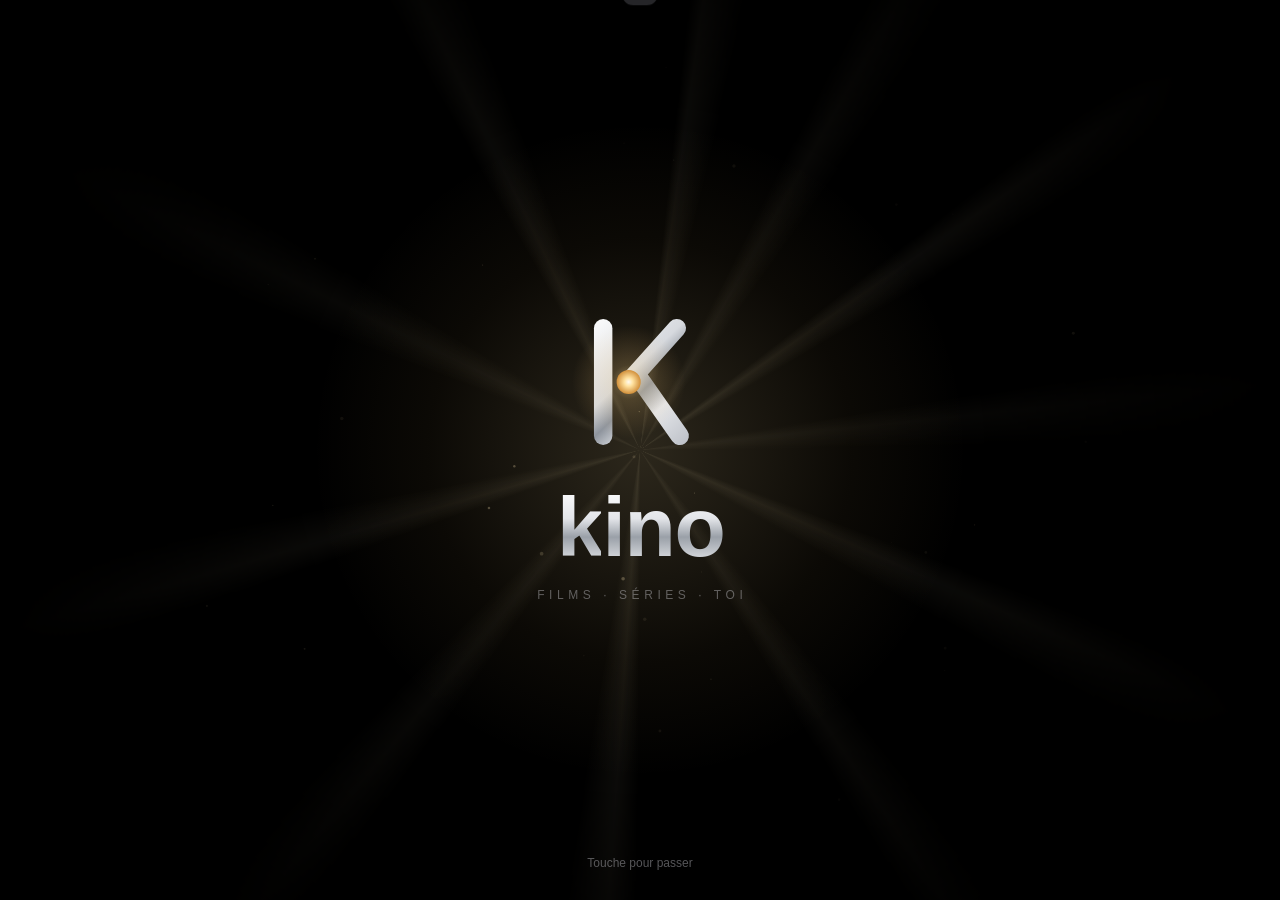
<file: apps/kino.html>
<!doctype html>
<html lang="fr">
<head>
<meta charset="utf-8">
<meta name="viewport" content="width=device-width,initial-scale=1,viewport-fit=cover">
<title>Kino</title>
<meta name="description" content="Kino : films et séries libres de droits, plus tes propres vidéos.">
<meta name="theme-color" content="#000000">
<meta name="apple-mobile-web-app-capable" content="yes">
<meta name="mobile-web-app-capable" content="yes">
<meta name="apple-mobile-web-app-status-bar-style" content="black-translucent">
<meta name="apple-mobile-web-app-title" content="Kino">
<link rel="manifest" href="kino/manifest.json">
<link rel="apple-touch-icon" href="kino/apple-touch-icon.png?v=1">
<link rel="icon" href="kino/icon-192.png?v=1">
<style>
:root{
 --bg:#000;--el:#121214;--el2:#1c1c1f;--el3:#2a2a2e;--line:rgba(255,255,255,.08);
 --tx:#f5f5f7;--tx2:rgba(235,235,245,.64);--tx3:rgba(235,235,245,.36);
 --gold:#f4c871;--gold2:#d18f3a;--sil:#e9ebee;
 --st:env(safe-area-inset-top,0px);--sb:env(safe-area-inset-bottom,0px);
 --ease:cubic-bezier(.22,1,.36,1);--spring:cubic-bezier(.34,1.56,.64,1);
 color-scheme:dark;
}
*,*::before,*::after{box-sizing:border-box;-webkit-tap-highlight-color:transparent}
html,body{margin:0;background:var(--bg);color:var(--tx);overscroll-behavior-y:none}
body{font:15px/1.4 -apple-system,BlinkMacSystemFont,"SF Pro Text","Inter","Helvetica Neue",Arial,sans-serif;-webkit-font-smoothing:antialiased;min-height:100vh;overflow-x:hidden}
button{font:inherit;color:inherit;background:none;border:0;padding:0;cursor:pointer}
img{display:block}
[hidden]{display:none!important}
.disp{font-family:-apple-system,BlinkMacSystemFont,"SF Pro Display","Inter","Helvetica Neue",sans-serif}
svg.i{width:22px;height:22px;fill:none;stroke:currentColor;stroke-width:1.9;stroke-linecap:round;stroke-linejoin:round;flex:none}

/* ============ INTRO ============ */
#intro{position:fixed;inset:0;z-index:100;background:#000;display:grid;place-items:center;overflow:hidden;cursor:pointer}
#intro .stage{position:relative;width:100%;height:100%;display:grid;place-items:center}
#intro.out .stage{animation:stageOut .7s var(--ease) forwards}
#intro.out{animation:fadeOut .55s .3s ease forwards}
@keyframes stageOut{to{transform:scale(1.9);filter:blur(10px);opacity:0}}
@keyframes fadeOut{to{opacity:0;visibility:hidden}}
#intro .slit{position:absolute;left:50%;top:50%;width:0;height:2px;margin-top:-1px;transform:translateX(-50%);background:linear-gradient(90deg,transparent,#fff6dc 30%,#fff 50%,#fff6dc 70%,transparent);box-shadow:0 0 24px 6px rgba(244,200,113,.55),0 0 80px 20px rgba(244,200,113,.25);animation:slit 1.1s var(--ease) .15s forwards}
@keyframes slit{0%{width:0;opacity:0}30%{opacity:1}55%{width:86vw;height:2px;margin-top:-1px}100%{width:120vw;height:70vh;margin-top:-35vh;opacity:0;filter:blur(30px)}}
#intro .rays{position:absolute;inset:-30%;background:conic-gradient(from 0deg at 50% 50%,transparent 0 6deg,rgba(255,236,190,.09) 8deg,transparent 14deg 26deg,rgba(255,236,190,.07) 30deg,transparent 36deg 52deg,rgba(255,236,190,.1) 55deg,transparent 60deg 80deg,rgba(255,236,190,.06) 84deg,transparent 90deg 110deg,rgba(255,236,190,.09) 114deg,transparent 120deg 140deg,rgba(255,236,190,.07) 146deg,transparent 150deg 180deg,rgba(255,236,190,.1) 184deg,transparent 190deg 215deg,rgba(255,236,190,.07) 220deg,transparent 226deg 250deg,rgba(255,236,190,.09) 254deg,transparent 260deg 290deg,rgba(255,236,190,.07) 296deg,transparent 302deg 330deg,rgba(255,236,190,.09) 334deg,transparent 340deg);-webkit-mask:radial-gradient(circle at 50% 50%,#000 0,rgba(0,0,0,.6) 22%,transparent 55%);mask:radial-gradient(circle at 50% 50%,#000 0,rgba(0,0,0,.6) 22%,transparent 55%);opacity:0;animation:rays 3.2s ease .55s forwards,spin 24s linear infinite}
@keyframes rays{0%{opacity:0}18%{opacity:1}22%{opacity:.7}26%{opacity:1}31%{opacity:.82}36%{opacity:1}100%{opacity:.9}}
@keyframes spin{to{rotate:360deg}}
#intro .glow{position:absolute;width:70vmin;height:70vmin;border-radius:50%;background:radial-gradient(circle,rgba(255,226,160,.22),rgba(244,200,113,.06) 45%,transparent 70%);opacity:0;animation:glow 2.4s ease .6s forwards}
@keyframes glow{0%{opacity:0;transform:scale(.4)}40%{opacity:1}100%{opacity:.8;transform:scale(1.05)}}
#dust{position:absolute;inset:0;width:100%;height:100%;opacity:.9}
#intro .logo{position:relative;display:flex;flex-direction:column;align-items:center;gap:18px}
#intro .mono{width:34vmin;max-width:170px;height:auto;overflow:visible}
#intro .mono .st{fill:none;stroke-width:13;stroke-linecap:round;stroke-linejoin:round}
#intro .mono .draw{stroke:url(#kSil);stroke-dasharray:100;stroke-dashoffset:100;animation:draw .9s var(--ease) forwards}
#intro .mono .d1{animation-delay:.85s}
#intro .mono .d2{animation-delay:1.05s}
#intro .mono .d3{animation-delay:1.2s}
@keyframes draw{to{stroke-dashoffset:0}}
#intro .mono .lens{transform-origin:52px 60px;transform:scale(0);animation:lens .7s var(--spring) 1.65s forwards}
@keyframes lens{to{transform:scale(1)}}
#intro .mono .flare{opacity:0;transform-origin:52px 60px;animation:flare 1.1s ease 1.75s forwards}
@keyframes flare{0%{opacity:0;transform:scale(.2)}35%{opacity:1;transform:scale(1.25)}100%{opacity:.55;transform:scale(1)}}
#intro .word{display:flex;gap:.02em;font-weight:800;font-size:clamp(46px,15vmin,84px);letter-spacing:-.035em;line-height:1}
#intro .word span{display:inline-block;background:linear-gradient(180deg,#fff 0%,#e3e5e9 40%,#9aa0a8 62%,#f2f3f5 100%);-webkit-background-clip:text;background-clip:text;color:transparent;opacity:0;transform:translateY(18px) scale(.9);filter:blur(10px);animation:letter .8s var(--ease) forwards}
#intro .word span:nth-child(1){animation-delay:1.9s}#intro .word span:nth-child(2){animation-delay:2s}#intro .word span:nth-child(3){animation-delay:2.1s}#intro .word span:nth-child(4){animation-delay:2.2s}
@keyframes letter{to{opacity:1;transform:none;filter:none}}
#intro .tag{font-size:12px;letter-spacing:.38em;text-transform:uppercase;color:var(--tx3);opacity:0;animation:tagIn .9s ease 2.55s forwards;margin-right:-.38em}
@keyframes tagIn{to{opacity:1}}
#intro .skip{position:absolute;bottom:calc(28px + var(--sb));font-size:12px;color:var(--tx3);opacity:0;animation:tagIn 1s ease 1.2s forwards}

/* ============ PROFILES ============ */
#who{position:fixed;inset:0;z-index:60;background:radial-gradient(120% 70% at 50% 0%,#1a1712 0%,#000 60%);display:flex;flex-direction:column;align-items:center;padding:calc(var(--st) + 16px) 20px calc(var(--sb) + 30px);overflow:auto}
#who .top{width:100%;max-width:520px;display:flex;justify-content:space-between;align-items:center;height:44px}
#who .top .edit{font-weight:600;color:var(--tx2);padding:8px 4px}
#who h1{font-size:28px;font-weight:700;letter-spacing:-.02em;margin:9vh 0 34px;text-align:center}
#who .grid{display:grid;grid-template-columns:repeat(2,minmax(0,128px));gap:26px 30px;justify-content:center}
#who .pf{display:flex;flex-direction:column;align-items:center;gap:10px;opacity:0;transform:translateY(16px);animation:pfIn .6s var(--ease) forwards}
@keyframes pfIn{to{opacity:1;transform:none}}
#who .pf .av{width:112px;height:112px;border-radius:28px;position:relative;transition:transform .35s var(--spring)}
#who .pf:active .av{transform:scale(.94)}
#who .pf b{font-weight:500;color:var(--tx2);font-size:15px}
#who.editing .pf .av::after{content:"";position:absolute;inset:0;border-radius:inherit;background:rgba(0,0,0,.45) url("data:image/svg+xml,%3Csvg xmlns='http://www.w3.org/2000/svg' viewBox='0 0 24 24' fill='none' stroke='white' stroke-width='1.8' stroke-linecap='round' stroke-linejoin='round'%3E%3Cpath d='M4 20h4L19 9l-4-4L4 16v4z'/%3E%3C/svg%3E") center/34px no-repeat}
#who .add .av svg{width:40px;height:40px}
#who .add .av{background:var(--el2);display:grid;place-items:center;border:1.5px dashed rgba(255,255,255,.18)}
#who.zoom .pf.sel .av{transform:scale(1.25);transition:transform .5s var(--ease)}
#who.zoom{animation:fadeOut .45s .25s ease forwards}
.av{background:linear-gradient(145deg,var(--a),var(--b));overflow:hidden}
.av svg{width:100%;height:100%}

/* ============ APP SHELL ============ */
#app{opacity:0;transform:scale(.97);transition:opacity .6s ease,transform .8s var(--ease)}
#app.on{opacity:1;transform:none}
header.bar{position:fixed;top:0;left:0;right:0;z-index:30;padding:calc(var(--st) + 8px) 18px 10px;display:flex;align-items:center;gap:12px;transition:background .3s,backdrop-filter .3s}
header.bar.solid{background:rgba(12,12,14,.72);-webkit-backdrop-filter:saturate(180%) blur(22px);backdrop-filter:saturate(180%) blur(22px);box-shadow:0 .5px 0 var(--line)}
.brand{display:flex;align-items:center;gap:8px;font-weight:800;font-size:23px;letter-spacing:-.04em}
.brand svg{width:26px;height:26px}
.brand span{background:linear-gradient(180deg,#fff,#c3c7cd 60%,#f2f3f5);-webkit-background-clip:text;background-clip:text;color:transparent}
.bar .sp{flex:1}
.bar .me{width:32px;height:32px;border-radius:9px}
.chips{position:fixed;left:0;right:0;z-index:29;top:calc(var(--st) + 58px);display:flex;gap:8px;padding:0 18px 10px;transition:transform .35s var(--ease),opacity .3s}
.chips.hide{transform:translateY(-12px);opacity:0;pointer-events:none}
.chip{height:32px;padding:0 15px;border-radius:16px;border:1px solid rgba(255,255,255,.22);font-size:14px;font-weight:500;color:var(--tx);background:rgba(20,20,22,.35);-webkit-backdrop-filter:blur(12px);backdrop-filter:blur(12px);transition:background .2s,color .2s,border-color .2s}
.chip.on{background:var(--tx);color:#000;border-color:var(--tx)}
main{padding-bottom:calc(var(--sb) + 110px)}
.view{display:none}.view.on{display:block;animation:viewIn .45s var(--ease)}
@keyframes viewIn{from{opacity:0;transform:translateY(8px)}}

/* hero */
.hero{position:relative;height:min(78vh,720px);min-height:540px;overflow:hidden}
.hero .slide{position:absolute;inset:0;opacity:0;transition:opacity 1s ease;pointer-events:none}
.hero .slide.on{opacity:1;pointer-events:auto}
.hero .bgimg{position:absolute;inset:-14%;background-size:cover;background-position:center;filter:blur(38px) saturate(1.5) brightness(.55);transform:scale(1.1)}
.hero .slide.on .bgimg{animation:kb 14s linear forwards}
@keyframes kb{from{transform:scale(1.1)}to{transform:scale(1.25) translateY(-2%)}}
.hero .shade{position:absolute;inset:0;background:linear-gradient(180deg,rgba(0,0,0,.55) 0%,transparent 26%,transparent 46%,rgba(0,0,0,.75) 76%,#000 100%)}
.hero .art{position:absolute;left:50%;top:calc(var(--st) + 112px);width:min(54vw,250px);aspect-ratio:2/3;transform:translateX(-50%);border-radius:14px;overflow:hidden;box-shadow:0 30px 70px -18px rgba(0,0,0,.9),0 0 0 .5px rgba(255,255,255,.12)}
.hero .art img{width:100%;height:100%;object-fit:cover}
.hero .slide.on .art{animation:artIn 1s var(--ease)}
@keyframes artIn{from{transform:translateX(-50%) translateY(18px) scale(.96);opacity:.3}}
.hero .info{position:absolute;left:0;right:0;bottom:22px;display:flex;flex-direction:column;align-items:center;text-align:center;padding:0 24px}
.hero .kick{font-size:11px;font-weight:700;letter-spacing:.2em;text-transform:uppercase;color:var(--gold);margin-bottom:6px}
.hero h2{margin:0;font-size:clamp(26px,7.4vw,40px);font-weight:800;letter-spacing:-.03em;line-height:1.05;max-width:620px;text-wrap:balance;text-shadow:0 2px 20px rgba(0,0,0,.5)}
.hero .meta{color:var(--tx2);font-size:13px;margin:8px 0 16px;display:flex;gap:8px;align-items:center;flex-wrap:wrap;justify-content:center}
.dot{width:3px;height:3px;border-radius:50%;background:currentColor;opacity:.6}
.btns{display:flex;gap:10px;width:100%;max-width:400px}
.b-play{flex:1.25;height:46px;border-radius:12px;background:var(--tx);color:#000;font-weight:700;font-size:16px;display:flex;align-items:center;justify-content:center;gap:8px;transition:transform .2s var(--spring),opacity .2s}
.b-play svg{fill:#000;stroke:none;width:18px;height:18px}
.b-sec{flex:1;height:46px;border-radius:12px;background:rgba(120,120,128,.32);-webkit-backdrop-filter:blur(20px);backdrop-filter:blur(20px);font-weight:600;font-size:15px;display:flex;align-items:center;justify-content:center;gap:7px;transition:transform .2s var(--spring)}
.b-play:active,.b-sec:active{transform:scale(.96)}
.pager{display:flex;gap:6px;margin-top:16px}
.pager i{width:6px;height:6px;border-radius:3px;background:rgba(255,255,255,.3);transition:width .4s var(--ease),background .3s}
.pager i.on{width:20px;background:rgba(255,255,255,.9)}

/* rows */
.row{margin:26px 0 0}
.row h3{margin:0 18px 10px;font-size:20px;font-weight:700;letter-spacing:-.02em;display:flex;align-items:center;gap:6px}
.row h3 small{font-size:13px;font-weight:500;color:var(--tx3);margin-left:auto}
.rail{display:flex;gap:10px;overflow-x:auto;padding:2px 18px 6px;scroll-snap-type:x mandatory;scroll-padding:0 18px;scrollbar-width:none;-webkit-overflow-scrolling:touch}
.rail::-webkit-scrollbar{display:none}
.card{flex:none;width:31vw;max-width:150px;scroll-snap-align:start;text-align:left;transition:transform .25s var(--spring)}
.card:active{transform:scale(.95)}
.poster{position:relative;display:block;aspect-ratio:2/3;border-radius:10px;overflow:hidden;background:linear-gradient(160deg,var(--h1,#2a2a2e),var(--h2,#121214));box-shadow:0 0 0 .5px rgba(255,255,255,.08)}
.poster img{width:100%;height:100%;object-fit:cover;opacity:0;transition:opacity .5s}
.poster img.ok{opacity:1}
.poster .ttl{position:absolute;left:0;right:0;bottom:0;padding:30px 8px 8px;font-style:normal;font-size:12px;font-weight:700;line-height:1.15;letter-spacing:-.01em;background:linear-gradient(transparent,rgba(0,0,0,.85));display:-webkit-box;-webkit-line-clamp:3;-webkit-box-orient:vertical;overflow:hidden}
.poster .ttl{opacity:0;transition:opacity .4s}.poster:has(img.ok) .ttl{opacity:1}.poster:has(img.ok) .noart{display:none}
.poster .noart{position:absolute;inset:0;display:flex;align-items:center;justify-content:center;padding:12px;text-align:center;font-weight:800;font-size:15px;letter-spacing:-.02em;line-height:1.1}
.poster .prog{position:absolute;left:8px;right:8px;bottom:6px;height:3px;border-radius:2px;background:rgba(255,255,255,.25);overflow:hidden}
.poster .prog i{display:block;height:100%;background:var(--gold)}
.badge{position:absolute;top:7px;left:7px;font-size:9px;font-weight:800;letter-spacing:.12em;padding:3px 6px;border-radius:5px;background:rgba(0,0,0,.55);-webkit-backdrop-filter:blur(8px);backdrop-filter:blur(8px);color:var(--gold)}
.card.wide{width:62vw;max-width:300px}
.card.wide .poster{aspect-ratio:16/9}
.card .cap{display:block;margin-top:7px;font-size:13px;font-weight:600;white-space:nowrap;overflow:hidden;text-overflow:ellipsis}
.card .cap small{display:block;font-weight:400;color:var(--tx3);font-size:12px}
.card.top{width:auto;max-width:none;display:flex;align-items:flex-end}
.card.top .num{font-size:118px;font-weight:900;line-height:.78;letter-spacing:-.08em;color:#000;-webkit-text-stroke:2px rgba(255,255,255,.55);margin-right:-14px;position:relative;z-index:0;font-family:-apple-system,"SF Pro Display","Helvetica Neue",sans-serif}
.card.top .poster{width:28vw;max-width:130px;z-index:1}
.skel{flex:none;width:31vw;max-width:150px;aspect-ratio:2/3;border-radius:10px;background:linear-gradient(100deg,#141416 30%,#202024 50%,#141416 70%) 0 0/300% 100%;animation:shim 1.4s linear infinite}
.skel.w{width:62vw;max-width:300px;aspect-ratio:16/9}
@keyframes shim{to{background-position:-150% 0}}
.rowmsg{margin:0 18px;padding:16px;border-radius:14px;background:var(--el);color:var(--tx2);font-size:14px;display:flex;align-items:center;gap:12px}
.rowmsg button{margin-left:auto;font-weight:600;color:var(--gold)}
.serie .poster{--h1:#3b2a14;--h2:#0c0a08}
.serie .poster .noart{font-size:18px;flex-direction:column;gap:4px}
.serie .poster .noart small{font-size:10px;letter-spacing:.2em;color:var(--gold);font-weight:700}

/* page headings */
.ph{padding:calc(var(--st) + 66px) 18px 6px}
.ph h1{margin:0;font-size:34px;font-weight:800;letter-spacing:-.035em}
.ph p{margin:4px 0 0;color:var(--tx2)}
.grid3{display:grid;grid-template-columns:repeat(3,minmax(0,1fr));gap:12px 10px;padding:16px 18px}
.grid3 .card{width:auto;max-width:none}
.grid2{display:grid;grid-template-columns:repeat(2,minmax(0,1fr));gap:14px 12px;padding:16px 18px}
.grid2 .card{width:auto;max-width:none}
@media (min-width:700px){.grid3{grid-template-columns:repeat(5,minmax(0,1fr))}.grid2{grid-template-columns:repeat(4,minmax(0,1fr))}.card{width:150px}.card.wide{width:300px}.card.top .poster{width:130px}}
.empty{margin:30px 18px;padding:34px 22px;border-radius:20px;background:var(--el);text-align:center;color:var(--tx2)}
.empty svg{width:40px;height:40px;color:var(--tx3);margin-bottom:8px}
.empty b{display:block;color:var(--tx);font-size:17px;margin-bottom:4px}

/* search */
.sbox{position:sticky;top:0;z-index:5;padding:calc(var(--st) + 60px) 18px 10px;background:linear-gradient(#000 80%,transparent)}
.sfield{display:flex;align-items:center;gap:8px;height:42px;padding:0 12px;border-radius:12px;background:var(--el2);color:var(--tx3)}
.sfield input{flex:1;min-width:0;height:100%;border:0;outline:0;background:none;color:var(--tx);font:inherit;font-size:17px}
.sfield input::placeholder{color:var(--tx3)}
.genres{display:grid;grid-template-columns:repeat(2,minmax(0,1fr));gap:12px;padding:6px 18px}
.genre{position:relative;height:92px;border-radius:16px;overflow:hidden;text-align:left;padding:14px;font-weight:800;font-size:18px;letter-spacing:-.02em;background:linear-gradient(135deg,var(--a),var(--b));transition:transform .25s var(--spring)}
.genre:active{transform:scale(.96)}
.genre i{position:absolute;right:-8px;bottom:-14px;font-style:normal;font-size:64px;opacity:.28;font-weight:900;letter-spacing:-.06em}

/* my videos */
.import{margin:14px 18px 0;width:calc(100% - 36px);display:flex;align-items:center;gap:14px;padding:16px;border-radius:18px;background:linear-gradient(135deg,#2b2214,#14110c);box-shadow:inset 0 0 0 .5px rgba(244,200,113,.3);text-align:left;transition:transform .2s var(--spring)}
.import:active{transform:scale(.98)}
.import .ico{width:46px;height:46px;border-radius:13px;background:var(--gold);color:#000;display:grid;place-items:center;flex:none}
.import b{display:block;font-size:16px}
.import small{color:var(--tx2);font-size:13px}
.vlist{padding:8px 18px}
.vitem{display:flex;align-items:center;gap:12px;padding:10px 0;border-bottom:.5px solid var(--line)}
.vitem .th{width:120px;aspect-ratio:16/9;border-radius:10px;overflow:hidden;background:var(--el2);position:relative;flex:none}
.vitem .th img{width:100%;height:100%;object-fit:cover}
.vitem .th em{position:absolute;right:5px;bottom:5px;font-style:normal;font-size:11px;font-weight:600;padding:1px 5px;border-radius:4px;background:rgba(0,0,0,.65)}
.vitem .tx{flex:1;min-width:0}
.vitem .tx b{display:block;font-weight:600;white-space:nowrap;overflow:hidden;text-overflow:ellipsis}
.vitem .tx small{color:var(--tx3);font-size:12px}
.vitem .more{width:36px;height:36px;border-radius:18px;display:grid;place-items:center;color:var(--tx2)}
.note{margin:14px 18px;color:var(--tx3);font-size:12px;line-height:1.5}

/* tab bar */
nav.tabs{position:fixed;z-index:40;left:50%;bottom:calc(var(--sb) + 12px);transform:translateX(-50%);display:flex;gap:2px;padding:6px;border-radius:30px;background:rgba(28,28,30,.66);-webkit-backdrop-filter:saturate(180%) blur(26px);backdrop-filter:saturate(180%) blur(26px);box-shadow:0 10px 40px rgba(0,0,0,.55),inset 0 0 0 .5px rgba(255,255,255,.12)}
nav.tabs button{width:76px;height:50px;border-radius:24px;display:flex;flex-direction:column;align-items:center;justify-content:center;gap:2px;font-size:10px;font-weight:600;color:var(--tx2);transition:background .3s,color .3s}
nav.tabs button.on{color:var(--tx);background:rgba(255,255,255,.12)}
nav.tabs svg.i{width:23px;height:23px}
@media (max-width:360px){nav.tabs button{width:66px}}

/* ============ DETAIL SHEET ============ */
#sheet{position:fixed;inset:0;z-index:50;pointer-events:none}
#sheet .scrim{position:absolute;inset:0;background:rgba(0,0,0,.5);opacity:0;transition:opacity .35s}
#sheet .pane{position:absolute;left:0;right:0;bottom:0;top:calc(var(--st) + 10px);max-width:720px;margin:0 auto;background:#0b0b0c;border-radius:22px 22px 0 0;overflow:hidden auto;transform:translateY(105%);transition:transform .5s var(--ease);overscroll-behavior:contain;box-shadow:0 -10px 50px rgba(0,0,0,.6)}
#sheet.on{pointer-events:auto}
#sheet.on .scrim{opacity:1}
#sheet.on .pane{transform:none}
#sheet.drag .pane{transition:none}
.dhero{position:relative;height:330px;overflow:hidden}
.dhero .bgimg{position:absolute;inset:-20%;background-size:cover;background-position:center;filter:blur(30px) saturate(1.4) brightness(.6)}
.dhero .shade{position:absolute;inset:0;background:linear-gradient(transparent 40%,#0b0b0c)}
.dhero .art{position:absolute;left:50%;top:34px;transform:translateX(-50%);height:250px;aspect-ratio:2/3;border-radius:12px;overflow:hidden;box-shadow:0 20px 50px -10px rgba(0,0,0,.8),0 0 0 .5px rgba(255,255,255,.12);background:linear-gradient(160deg,#2a2a2e,#121214)}
.dhero .art img{width:100%;height:100%;object-fit:cover}
.dhero .art.wide{height:auto;width:min(80%,420px);aspect-ratio:16/9;top:70px}
.grab{position:absolute;top:8px;left:50%;width:38px;height:5px;margin-left:-19px;border-radius:3px;background:rgba(255,255,255,.35);z-index:3}
.xbtn{position:absolute;top:14px;right:14px;z-index:3;width:32px;height:32px;border-radius:16px;background:rgba(40,40,44,.7);-webkit-backdrop-filter:blur(14px);backdrop-filter:blur(14px);display:grid;place-items:center}
.xbtn svg.i{width:16px;height:16px;stroke-width:2.4}
.dbody{padding:4px 20px calc(var(--sb) + 40px)}
.dbody h2{margin:0;font-size:28px;font-weight:800;letter-spacing:-.03em;line-height:1.1;text-align:center;text-wrap:balance}
.dbody .meta{justify-content:center;color:var(--tx2);font-size:13px;margin:8px 0 16px;display:flex;gap:8px;align-items:center;flex-wrap:wrap}
.pill{font-size:10px;font-weight:700;letter-spacing:.06em;padding:2px 6px;border-radius:4px;border:1px solid rgba(255,255,255,.3);color:var(--tx2)}
.dbody .b-play{width:100%;flex:none}
.acts{display:flex;justify-content:space-around;margin:16px 0 6px}
.acts button{display:flex;flex-direction:column;align-items:center;gap:5px;font-size:11px;color:var(--tx2);min-width:70px;transition:transform .2s var(--spring)}
.acts button:active{transform:scale(.9)}
.acts button svg.i{width:25px;height:25px;color:var(--tx)}
.acts button.on svg.i{color:var(--gold)}
.desc{color:var(--tx2);font-size:15px;line-height:1.5;margin:14px 0 0;display:-webkit-box;-webkit-line-clamp:4;-webkit-box-orient:vertical;overflow:hidden}
.desc.open{-webkit-line-clamp:unset}
.more-l{color:var(--tx);font-weight:600;font-size:14px;margin-top:4px}
.dsec{margin:26px 0 10px;font-size:19px;font-weight:700;letter-spacing:-.02em}
.eps{display:flex;flex-direction:column}
.ep{display:flex;align-items:center;gap:12px;padding:10px 0;text-align:left;border-bottom:.5px solid var(--line)}
.ep .th{width:128px;aspect-ratio:16/9;border-radius:9px;overflow:hidden;background:var(--el2);position:relative;flex:none}
.ep .th img{width:100%;height:100%;object-fit:cover}
.ep .th .pi{position:absolute;inset:0;display:grid;place-items:center;background:rgba(0,0,0,.25)}
.ep .th .pi svg{width:26px;height:26px;fill:#fff;stroke:none;filter:drop-shadow(0 2px 6px rgba(0,0,0,.5))}
.ep .th .prog{position:absolute;left:0;right:0;bottom:0;height:3px;background:rgba(255,255,255,.25)}
.ep .th .prog i{display:block;height:100%;background:var(--gold)}
.ep .tx{flex:1;min-width:0}
.ep .tx b{display:block;font-weight:600;font-size:14px;display:-webkit-box;-webkit-line-clamp:2;-webkit-box-orient:vertical;overflow:hidden}
.ep .tx small{color:var(--tx3);font-size:12px}
.credit{margin-top:24px;font-size:12px;color:var(--tx3);line-height:1.5}
.credit a{color:var(--tx2)}

/* ============ PLAYER ============ */
#player{position:fixed;inset:0;z-index:80;background:#000;display:none}
#player.on{display:block;animation:fadeIn .3s ease}
@keyframes fadeIn{from{opacity:0}}
#player video{position:absolute;inset:0;width:100%;height:100%;object-fit:contain;background:#000}
#player .ui{position:absolute;inset:0;display:flex;flex-direction:column;justify-content:space-between;background:linear-gradient(rgba(0,0,0,.65),transparent 22%,transparent 70%,rgba(0,0,0,.75));transition:opacity .35s}
#player.idle .ui{opacity:0}
#player.idle{cursor:none}
#player .ptop{display:flex;align-items:center;gap:10px;padding:calc(var(--st) + 10px) 14px 0}
#player .ptop .t{flex:1;min-width:0;text-align:center}
#player .ptop .t b{display:block;font-size:15px;white-space:nowrap;overflow:hidden;text-overflow:ellipsis}
#player .ptop .t small{color:var(--tx2);font-size:12px}
.rbtn{width:42px;height:42px;border-radius:21px;display:grid;place-items:center;background:rgba(40,40,44,.55);-webkit-backdrop-filter:blur(16px);backdrop-filter:blur(16px);flex:none}
#player .mid{position:absolute;left:50%;top:50%;transform:translate(-50%,-50%);display:flex;align-items:center;gap:44px}
#player .mid .big{width:76px;height:76px;border-radius:38px;background:rgba(40,40,44,.5);-webkit-backdrop-filter:blur(18px);backdrop-filter:blur(18px);display:grid;place-items:center;transition:transform .2s var(--spring)}
#player .mid .big:active{transform:scale(.9)}
#player .mid .big svg{width:32px;height:32px;fill:#fff;stroke:none}
#player .mid .sk{position:relative;width:48px;height:48px;display:grid;place-items:center}
#player .mid .sk svg.i{width:34px;height:34px;stroke-width:1.7}
#player .mid .sk em{position:absolute;font-style:normal;font-size:10px;font-weight:700;top:19px}
#player .pbot{padding:0 18px calc(var(--sb) + 16px)}
.scrub{position:relative;height:28px;display:flex;align-items:center;touch-action:none}
.scrub .tr{position:absolute;left:0;right:0;height:5px;border-radius:3px;background:rgba(255,255,255,.22);overflow:hidden;transition:height .2s}
.scrub .tr .bf{position:absolute;left:0;top:0;bottom:0;background:rgba(255,255,255,.28)}
.scrub .tr .pl{position:absolute;left:0;top:0;bottom:0;background:#fff}
.scrub .kn{position:absolute;width:14px;height:14px;margin-left:-7px;border-radius:50%;background:#fff;box-shadow:0 1px 6px rgba(0,0,0,.5);transition:transform .2s}
.scrub.act .tr{height:9px}
.scrub.act .kn{transform:scale(1.3)}
.ptimes{display:flex;justify-content:space-between;font-size:12px;color:var(--tx2);font-variant-numeric:tabular-nums;margin-top:2px}
.prow{display:flex;align-items:center;gap:10px;margin-top:10px}
.prow .sp{flex:1}
.prow button.tx{height:36px;padding:0 14px;border-radius:18px;background:rgba(40,40,44,.55);-webkit-backdrop-filter:blur(16px);backdrop-filter:blur(16px);font-size:13px;font-weight:600;display:flex;align-items:center;gap:6px}
#player .load{position:absolute;left:50%;top:50%;width:46px;height:46px;margin:-23px;border-radius:50%;border:3px solid rgba(255,255,255,.2);border-top-color:var(--gold);animation:spin2 .8s linear infinite;display:none}
#player.loading .load{display:block}
#player.loading .mid{opacity:0}
@keyframes spin2{to{transform:rotate(360deg)}}
#player .err{position:absolute;left:50%;top:50%;transform:translate(-50%,-50%);width:min(86vw,360px);text-align:center;padding:22px;border-radius:20px;background:rgba(28,28,30,.9);display:none}
#player.error .err{display:block}
#player.error .mid{display:none}
#player .err b{display:block;font-size:17px;margin-bottom:6px}
#player .err p{margin:0 0 14px;color:var(--tx2);font-size:14px}
#player .next{position:absolute;right:18px;bottom:calc(var(--sb) + 120px);display:none;align-items:center;gap:8px;height:44px;padding:0 16px;border-radius:12px;background:var(--tx);color:#000;font-weight:700}
#player .next.on{display:flex;animation:fadeIn .4s}

/* toast + menu */
#toast{position:fixed;left:50%;top:calc(var(--st) + 14px);z-index:120;transform:translate(-50%,-140%);padding:11px 18px;border-radius:22px;background:rgba(44,44,48,.85);-webkit-backdrop-filter:blur(20px);backdrop-filter:blur(20px);font-size:14px;font-weight:600;display:flex;align-items:center;gap:8px;transition:transform .5s var(--spring);box-shadow:0 10px 30px rgba(0,0,0,.4);white-space:nowrap}
#toast.on{transform:translate(-50%,0)}
#menu{position:fixed;inset:0;z-index:90;display:none;align-items:flex-end;justify-content:center;background:rgba(0,0,0,.45);padding:0 10px calc(var(--sb) + 10px)}
#menu.on{display:flex;animation:fadeIn .2s}
#menu .box{width:100%;max-width:420px;animation:up .4s var(--ease)}
@keyframes up{from{transform:translateY(40px);opacity:0}}
#menu .grp{border-radius:14px;overflow:hidden;background:rgba(40,40,44,.92);-webkit-backdrop-filter:blur(20px);backdrop-filter:blur(20px);margin-bottom:8px}
#menu .grp h6{margin:0;padding:13px;text-align:center;font-size:13px;font-weight:500;color:var(--tx3);border-bottom:.5px solid var(--line)}
#menu .grp button,#menu .grp label{display:block;width:100%;padding:16px;text-align:center;font-size:18px;color:#5aa9ff;border-bottom:.5px solid var(--line)}
#menu .grp button:last-child{border-bottom:0}
#menu .grp button.red{color:#ff5f57}
#menu .grp input{display:block;width:calc(100% - 28px);margin:12px 14px;height:40px;border-radius:10px;border:0;padding:0 12px;background:rgba(0,0,0,.35);color:var(--tx);font:inherit;font-size:17px;outline:0}
#menu .cancel{font-weight:600}
.swatches{display:flex;gap:10px;justify-content:center;padding:4px 14px 14px}
.swatches button{width:38px!important;height:38px;border-radius:12px;padding:0!important;border:0!important;box-shadow:0 0 0 2px transparent;transition:box-shadow .2s}
.swatches button.on{box-shadow:0 0 0 2px #fff}
@media (prefers-reduced-motion:reduce){*{animation-duration:.01ms!important;transition-duration:.01ms!important}}
</style>
</head>
<body>

<!-- INTRO -->
<div id="intro" aria-label="Kino">
 <div class="stage">
  <div class="rays"></div>
  <div class="glow"></div>
  <canvas id="dust"></canvas>
  <div class="slit"></div>
  <div class="logo">
   <svg class="mono" viewBox="0 0 120 120" aria-hidden="true">
    <defs>
     <linearGradient id="kSil" gradientUnits="userSpaceOnUse" x1="20" y1="18" x2="100" y2="102"><stop offset="0" stop-color="#ffffff"/><stop offset=".42" stop-color="#d6d9de"/><stop offset=".55" stop-color="#8e949d"/><stop offset=".7" stop-color="#e4e6ea"/><stop offset="1" stop-color="#b9bdc4"/></linearGradient>
     <radialGradient id="kLens" cx=".5" cy=".5" r=".5"><stop offset="0" stop-color="#fffaf0"/><stop offset=".35" stop-color="#ffe2a0"/><stop offset="1" stop-color="#d18f3a"/></radialGradient>
     <radialGradient id="kFlare" cx=".5" cy=".5" r=".5"><stop offset="0" stop-color="rgba(255,230,170,.9)"/><stop offset=".3" stop-color="rgba(255,210,130,.35)"/><stop offset="1" stop-color="rgba(255,200,120,0)"/></radialGradient>
     <linearGradient id="kSheen" x1="0" y1="0" x2="1" y2="0"><stop offset="0" stop-color="#fff" stop-opacity="0"/><stop offset=".5" stop-color="#fff" stop-opacity=".95"/><stop offset="1" stop-color="#fff" stop-opacity="0"/></linearGradient>
     <clipPath id="kClip"><rect id="sheenRect" x="-60" y="-10" width="34" height="140" transform="skewX(-18)"/></clipPath>
    </defs>
    <g class="st">
     <path class="draw d1" pathLength="100" d="M34 22V98"/>
     <path class="draw d2" pathLength="100" d="M86 22 52 60"/>
     <path class="draw d3" pathLength="100" d="M60 58 88 98"/>
    </g>
    <g class="st" clip-path="url(#kClip)" stroke="#fff" opacity=".9">
     <path d="M34 22V98M86 22 52 60M60 58 88 98"/>
    </g>
    <circle class="flare" cx="52" cy="60" r="40" fill="url(#kFlare)"/>
    <circle class="lens" cx="52" cy="60" r="8.5" fill="url(#kLens)"/>
   </svg>
   <div class="word disp"><span>k</span><span>i</span><span>n</span><span>o</span></div>
   <div class="tag">films · séries · toi</div>
  </div>
  <div class="skip">Touche pour passer</div>
 </div>
</div>

<!-- PROFILES -->
<div id="who" hidden>
 <div class="top"><span></span><button class="edit" id="whoEdit">Modifier</button></div>
 <h1 class="disp" id="whoTitle">Qui regarde ?</h1>
 <div class="grid" id="whoGrid"></div>
</div>

<!-- APP -->
<div id="app" hidden>
 <header class="bar" id="bar">
  <div class="brand disp"><svg viewBox="0 0 120 120" aria-hidden="true"><g fill="none" stroke="url(#bSil)" stroke-width="15" stroke-linecap="round" stroke-linejoin="round"><path d="M34 22V98M86 22 52 60M60 58 88 98"/></g><circle cx="52" cy="60" r="9" fill="url(#bLens)"/><defs><linearGradient id="bSil" gradientUnits="userSpaceOnUse" x1="20" y1="18" x2="100" y2="102"><stop offset="0" stop-color="#fff"/><stop offset=".55" stop-color="#9aa0a8"/><stop offset="1" stop-color="#eef0f3"/></linearGradient><radialGradient id="bLens"><stop offset="0" stop-color="#fffaf0"/><stop offset="1" stop-color="#e3a14a"/></radialGradient></defs></svg><span>kino</span></div>
  <div class="sp"></div>
  <button class="me av" id="meBtn" aria-label="Changer de profil"></button>
 </header>
 <div class="chips" id="chips">
  <button class="chip on" data-f="all">Tout</button>
  <button class="chip" data-f="films">Films</button>
  <button class="chip" data-f="series">Séries</button>
 </div>
 <main>
  <section class="view on" id="v-home"></section>
  <section class="view" id="v-search">
   <div class="sbox"><label class="sfield"><svg class="i" viewBox="0 0 24 24"><circle cx="11" cy="11" r="7"/><path d="m20 20-3.5-3.5"/></svg><input id="q" type="search" placeholder="Films, séries, acteurs…" autocomplete="off" enterkeyhint="search"></label></div>
   <div id="sres"></div>
  </section>
  <section class="view" id="v-mine"></section>
  <section class="view" id="v-list"></section>
 </main>
 <nav class="tabs" id="tabs">
  <button class="on" data-v="home"><svg class="i" viewBox="0 0 24 24"><path d="M4 10.5 12 4l8 6.5V20h-5.5v-6h-5v6H4z"/></svg>Accueil</button>
  <button data-v="search"><svg class="i" viewBox="0 0 24 24"><circle cx="11" cy="11" r="7"/><path d="m20 20-3.5-3.5"/></svg>Rechercher</button>
  <button data-v="mine"><svg class="i" viewBox="0 0 24 24"><rect x="3" y="5" width="18" height="14" rx="3"/><path d="m10 9.5 4.5 2.5-4.5 2.5z"/></svg>Mes vidéos</button>
  <button data-v="list"><svg class="i" viewBox="0 0 24 24"><path d="M12 5v14M5 12h14"/></svg>Ma liste</button>
 </nav>
</div>

<div id="sheet"><div class="scrim"></div><div class="pane" id="pane"></div></div>

<div id="player">
 <video id="vid" playsinline webkit-playsinline preload="metadata" x-webkit-airplay="allow"></video>
 <div class="load"></div>
 <div class="ui" id="pui">
  <div class="ptop">
   <button class="rbtn" id="pClose" aria-label="Fermer"><svg class="i" viewBox="0 0 24 24"><path d="m6 9 6 6 6-6"/></svg></button>
   <div class="t"><b id="pTitle"></b><small id="pSub"></small></div>
   <button class="rbtn" id="pFs" aria-label="Plein écran"><svg class="i" viewBox="0 0 24 24"><path d="M4 9V4h5M20 9V4h-5M4 15v5h5M20 15v5h-5"/></svg></button>
  </div>
  <div class="mid">
   <button class="sk" id="pBack" aria-label="Reculer de 10 secondes"><svg class="i" viewBox="0 0 24 24"><path d="M4 12a8 8 0 1 0 2.4-5.7"/><path d="M4 4v4h4"/></svg><em>10</em></button>
   <button class="big" id="pPlay" aria-label="Lecture"><svg viewBox="0 0 24 24" id="pPlayIco"></svg></button>
   <button class="sk" id="pFwd" aria-label="Avancer de 10 secondes"><svg class="i" viewBox="0 0 24 24"><path d="M20 12a8 8 0 1 1-2.4-5.7"/><path d="M20 4v4h-4"/></svg><em>10</em></button>
  </div>
  <div class="pbot">
   <div class="scrub" id="scrub"><div class="tr"><div class="bf" id="sBuf"></div><div class="pl" id="sPl"></div></div><div class="kn" id="sKn"></div></div>
   <div class="ptimes"><span id="tCur">0:00</span><span id="tRem">-0:00</span></div>
   <div class="prow"><button class="tx" id="pSpeed">Vitesse 1×</button><div class="sp"></div><button class="tx" id="pNextBtn" hidden>Épisode suivant<svg class="i" viewBox="0 0 24 24" style="width:16px;height:16px"><path d="m9 6 6 6-6 6"/></svg></button></div>
  </div>
 </div>
 <div class="err"><b>Lecture impossible</b><p id="errMsg">Ce titre n'est pas disponible pour le moment.</p><button class="b-play" id="errRetry" style="width:100%">Réessayer</button></div>
 <button class="next" id="pNext">Épisode suivant</button>
</div>

<div id="menu"><div class="box" id="menuBox"></div></div>
<div id="toast"></div>
<input type="file" id="file" accept="video/*" multiple hidden>

<script>
(function(){
"use strict";
var $=function(s,r){return (r||document).querySelector(s)},$$=function(s,r){return Array.prototype.slice.call((r||document).querySelectorAll(s))};
var LS={get:function(k,d){try{var v=localStorage.getItem(k);return v?JSON.parse(v):d}catch(e){return d}},set:function(k,v){try{localStorage.setItem(k,JSON.stringify(v))}catch(e){}}};
function esc(s){return String(s==null?"":s).replace(/[&<>"']/g,function(c){return {"&":"&amp;","<":"&lt;",">":"&gt;",'"':"&quot;","'":"&#39;"}[c]})}
function fmtT(s){s=Math.max(0,Math.floor(s||0));var h=Math.floor(s/3600),m=Math.floor(s%3600/60),x=s%60;return (h?h+":"+(m<10?"0":""):"")+m+":"+(x<10?"0":"")+x}
function fmtDur(s){if(!s)return "";var m=Math.round(s/60);if(m<60)return m+" min";return Math.floor(m/60)+" h "+(m%60?(m%60<10?"0":"")+m%60:"")}
function hash(s){var h=0;for(var i=0;i<s.length;i++)h=(h*31+s.charCodeAt(i))|0;return Math.abs(h)}
function hues(s){var h=hash(s)%360;return "--h1:hsl("+h+" 38% 24%);--h2:hsl("+((h+40)%360)+" 30% 8%)"}

var I={
 play:'<svg viewBox="0 0 24 24"><path d="M7 4.5v15a1 1 0 0 0 1.5.86l12.4-7.5a1 1 0 0 0 0-1.72L8.5 3.64A1 1 0 0 0 7 4.5z"/></svg>',
 pause:'<svg viewBox="0 0 24 24"><rect x="6" y="4" width="4.2" height="16" rx="1.2"/><rect x="13.8" y="4" width="4.2" height="16" rx="1.2"/></svg>',
 plus:'<svg class="i" viewBox="0 0 24 24"><path d="M12 5v14M5 12h14"/></svg>',
 check:'<svg class="i" viewBox="0 0 24 24"><path d="m5 12.5 4.5 4.5L19 7.5"/></svg>',
 info:'<svg class="i" viewBox="0 0 24 24"><circle cx="12" cy="12" r="9"/><path d="M12 11v5M12 8h.01"/></svg>',
 x:'<svg class="i" viewBox="0 0 24 24"><path d="M6 6l12 12M18 6 6 18"/></svg>',
 heart:'<svg class="i" viewBox="0 0 24 24"><path d="M12 20s-7-4.4-7-10a4 4 0 0 1 7-2.6A4 4 0 0 1 19 10c0 5.6-7 10-7 10z"/></svg>',
 heartF:'<svg class="i" viewBox="0 0 24 24"><path fill="currentColor" d="M12 20s-7-4.4-7-10a4 4 0 0 1 7-2.6A4 4 0 0 1 19 10c0 5.6-7 10-7 10z"/></svg>',
 share:'<svg class="i" viewBox="0 0 24 24"><path d="M12 3v12M8 7l4-4 4 4M6 12v7a1 1 0 0 0 1 1h10a1 1 0 0 0 1-1v-7"/></svg>',
 up:'<svg class="i" viewBox="0 0 24 24"><path d="M12 16V4M7 9l5-5 5 5M5 20h14"/></svg>',
 dots:'<svg class="i" viewBox="0 0 24 24"><circle cx="5" cy="12" r="1.3" fill="currentColor"/><circle cx="12" cy="12" r="1.3" fill="currentColor"/><circle cx="19" cy="12" r="1.3" fill="currentColor"/></svg>',
 film:'<svg class="i" viewBox="0 0 24 24"><rect x="3" y="4" width="18" height="16" rx="3"/><path d="M7 4v16M17 4v16M3 9h4M3 15h4M17 9h4M17 15h4"/></svg>',
 wifi:'<svg class="i" viewBox="0 0 24 24"><path d="M2 8.5a15 15 0 0 1 20 0M5.5 12a10 10 0 0 1 13 0M9 15.5a5 5 0 0 1 6 0"/><circle cx="12" cy="19" r="1" fill="currentColor"/></svg>'
};

/* ---------------- PROFILES ---------------- */
var PAL=[["#f4c871","#c2552f"],["#7ad3ff","#3a4fd9"],["#ff8fb1","#a8336f"],["#9be38a","#1f7f63"],["#c7b3ff","#5a33c9"],["#eef0f3","#6f757e"]];
var FACES=[
 '<svg viewBox="0 0 100 100"><circle cx="35" cy="42" r="5" fill="#111"/><circle cx="65" cy="42" r="5" fill="#111"/><path d="M33 62q17 14 34 0" stroke="#111" stroke-width="5" fill="none" stroke-linecap="round"/></svg>',
 '<svg viewBox="0 0 100 100"><path d="M28 44h14M58 44h14" stroke="#111" stroke-width="5" stroke-linecap="round"/><path d="M38 64h24" stroke="#111" stroke-width="5" stroke-linecap="round"/></svg>',
 '<svg viewBox="0 0 100 100"><circle cx="35" cy="42" r="6" fill="#111"/><circle cx="65" cy="42" r="6" fill="#111"/><circle cx="50" cy="65" r="7" fill="#111"/></svg>',
 '<svg viewBox="0 0 100 100"><path d="M28 46q7-8 14 0M58 46q7-8 14 0" stroke="#111" stroke-width="5" fill="none" stroke-linecap="round"/><path d="M34 60q16 16 32 0z" fill="#111"/></svg>',
 '<svg viewBox="0 0 100 100"><rect x="24" y="36" width="22" height="12" rx="6" fill="#111"/><rect x="54" y="36" width="22" height="12" rx="6" fill="#111"/><path d="M46 42h8" stroke="#111" stroke-width="4"/><path d="M38 64q12 8 24 0" stroke="#111" stroke-width="5" fill="none" stroke-linecap="round"/></svg>',
 '<svg viewBox="0 0 100 100"><circle cx="35" cy="42" r="5" fill="#111"/><path d="M60 42h10" stroke="#111" stroke-width="5" stroke-linecap="round"/><path d="M36 62q14 10 30-2" stroke="#111" stroke-width="5" fill="none" stroke-linecap="round"/></svg>'
];
var profiles=LS.get("kino.profiles",null)||[{id:"p1",name:"Seven",c:0},{id:"p2",name:"Invité",c:1}];
var P=null; // current profile
function avStyle(p){var c=PAL[p.c%PAL.length];return "--a:"+c[0]+";--b:"+c[1]}
function avHTML(p){return FACES[p.c%FACES.length]}
function saveProfiles(){LS.set("kino.profiles",profiles)}

var editing=false;
function renderWho(){
 var g=$("#whoGrid");
 g.innerHTML=profiles.map(function(p,i){return '<button class="pf" data-p="'+p.id+'" style="animation-delay:'+(i*70)+'ms"><span class="av" style="'+avStyle(p)+'">'+avHTML(p)+'</span><b>'+esc(p.name)+'</b></button>'}).join("")+(profiles.length<5?'<button class="pf add" data-add="1" style="animation-delay:'+(profiles.length*70)+'ms"><span class="av">'+I.plus+'</span><b>Ajouter</b></button>':"");
 $("#who").classList.toggle("editing",editing);
 $("#whoEdit").textContent=editing?"OK":"Modifier";
 $("#whoTitle").textContent=editing?"Gérer les profils":"Qui regarde ?";
}
function showWho(){
 closeSheet();editing=false;renderWho();
 var w=$("#who");w.hidden=false;w.classList.remove("zoom");
 $("#app").classList.remove("on");
}
$("#whoEdit").onclick=function(){editing=!editing;renderWho()};
$("#whoGrid").onclick=function(e){
 var b=e.target.closest(".pf");if(!b)return;
 if(b.dataset.add){profileForm(null);return}
 var p=profiles.filter(function(x){return x.id===b.dataset.p})[0];
 if(editing){profileForm(p);return}
 b.classList.add("sel");$("#who").classList.add("zoom");
 setTimeout(function(){enterApp(p)},420);
};
function profileForm(p){
 var isNew=!p,c=p?p.c:profiles.length%PAL.length;
 openMenu('<div class="grp"><h6>'+(isNew?"Nouveau profil":"Modifier le profil")+'</h6><input id="pfName" maxlength="14" placeholder="Prénom" value="'+esc(p?p.name:"")+'"><div class="swatches" id="sw">'+PAL.map(function(x,i){return '<button data-c="'+i+'" class="'+(i===c?"on":"")+'" style="background:linear-gradient(145deg,'+x[0]+','+x[1]+')" aria-label="Couleur '+(i+1)+'"></button>'}).join("")+'</div><button id="pfOk" style="font-weight:600">Enregistrer</button>'+(!isNew&&profiles.length>1?'<button class="red" id="pfDel">Supprimer ce profil</button>':"")+'</div><div class="grp"><button class="cancel" data-close="1">Annuler</button></div>');
 $("#sw").onclick=function(e){var s=e.target.closest("[data-c]");if(!s)return;c=+s.dataset.c;$$("#sw button").forEach(function(x){x.classList.toggle("on",x===s)})};
 $("#pfOk").onclick=function(){var n=$("#pfName").value.trim()||"Profil";if(isNew)profiles.push({id:"p"+Date.now(),name:n,c:c});else{p.name=n;p.c=c}saveProfiles();closeMenu();renderWho()};
 var d=$("#pfDel");if(d)d.onclick=function(){profiles=profiles.filter(function(x){return x!==p});saveProfiles();closeMenu();renderWho()};
 setTimeout(function(){$("#pfName").focus()},250);
}

/* per-profile data */
function K(k){return "kino."+k+"."+P.id}
function getProg(){return LS.get(K("prog"),{})}
function getList(){return LS.get(K("list"),[])}
function getLikes(){return LS.get(K("likes"),{})}
function inList(id){return getList().some(function(x){return x.id===id})}
function toggleList(it){var l=getList(),i=-1;l.forEach(function(x,j){if(x.id===it.id)i=j});if(i>=0){l.splice(i,1);toast(I.x+"Retiré de Ma liste")}else{l.unshift(slim(it));toast(I.check+"Ajouté à Ma liste")}LS.set(K("list"),l);refreshAfterChange();return i<0}
function slim(it){return {id:it.id,t:it.t,y:it.y,k:it.k,img:it.img,q:it.q,d:it.d?String(it.d).slice(0,400):"",sid:it.sid,st:it.st}}

/* ---------------- DATA (Internet Archive, domaine public) ---------------- */
var IA="https://archive.org";
var ITEMS={};
function reg(it){ITEMS[it.id]=it;return it}
function clean(s){
 if(Array.isArray(s))s=s[0];s=String(s||"");
 var d=document.createElement("div");d.innerHTML=s.replace(/<br\s*\/?>/gi,"\n").replace(/<\/p>/gi,"\n");s=d.textContent||"";
 return s.replace(/\s+\n/g,"\n").replace(/\n{2,}/g,"\n").replace(/[ \t]+/g," ").trim();
}
function cleanTitle(t){t=Array.isArray(t)?t[0]:String(t||"");return t.replace(/\s*[\(\[]?(19|20)\d\d[\)\]]?\s*$/,"").replace(/_/g," ").trim()||t}
function iaImg(id){return IA+"/services/img/"+encodeURIComponent(id)}
function jsonp(url){return new Promise(function(res,rej){var cb="kcb"+Date.now()+Math.floor(Math.random()*1e6),s=document.createElement("script"),t=setTimeout(function(){done();rej(new Error("timeout"))},15000);function done(){clearTimeout(t);try{delete window[cb]}catch(e){window[cb]=undefined}s.remove()}window[cb]=function(d){done();res(d)};s.onerror=function(){done();rej(new Error("jsonp"))};s.src=url+(url.indexOf("?")<0?"?":"&")+"callback="+cb;document.head.appendChild(s)})}
function getJSON(url){
 var ctl=window.AbortController?new AbortController():null,t=setTimeout(function(){ctl&&ctl.abort()},12000);
 return fetch(url,ctl?{signal:ctl.signal}:{}).then(function(r){clearTimeout(t);if(!r.ok)throw new Error(r.status);return r.json()}).catch(function(){return jsonp(url)});
}
var memo={};
function iaSearch(q,rows,sort){
 rows=rows||24;sort=sort||"downloads desc";
 var key="kino.s."+hash(q+"|"+rows+"|"+sort);
 var c=LS.get(key,null);if(c&&Date.now()-c.at<12*3600e3)return Promise.resolve(c.r);
 if(memo[key])return memo[key];
 var url=IA+"/advancedsearch.php?q="+encodeURIComponent(q)+"&fl[]=identifier&fl[]=title&fl[]=year&fl[]=description&fl[]=runtime&fl[]=downloads&rows="+rows+"&page=1&sort[]="+encodeURIComponent(sort)+"&output=json";
 memo[key]=getJSON(url).then(function(d){
  var docs=(d&&d.response&&d.response.docs)||[],seen={};
  var r=docs.filter(function(x){var t=cleanTitle(x.title).toLowerCase();if(!x.identifier||seen[t])return false;seen[t]=1;return true}).map(function(x){
   return {id:x.identifier,t:cleanTitle(x.title),y:x.year?String(x.year).slice(0,4):"",d:clean(x.description).slice(0,600),rt:x.runtime||"",k:"film",img:iaImg(x.identifier)};
  });
  try{LS.set(key,{at:Date.now(),r:r})}catch(e){}
  delete memo[key];return r;
 },function(e){delete memo[key];throw e});
 return memo[key];
}
var streams={};
function parseLen(l){if(!l)return 0;l=String(l);if(l.indexOf(":")>=0){return l.split(":").reduce(function(a,b){return a*60+parseFloat(b||0)},0)}return parseFloat(l)||0}
function iaMeta(id){
 if(streams[id])return streams[id];
 streams[id]=getJSON(IA+"/metadata/"+encodeURIComponent(id)).then(function(d){
  var files=(d&&d.files)||[],best=null,bs=-1;
  files.forEach(function(f){
   var n=f.name||"",fm=f.format||"";
   if(!/\.(mp4|m4v)$/i.test(n))return;
   var s=fm==="h.264"?5:/h\.264/i.test(fm)?4:fm==="512Kb MPEG4"?3:/MPEG4/i.test(fm)?2:1;
   if(s>bs||(s===bs&&best&&+f.size<+best.size)){bs=s;best=f}
  });
  var m=d&&d.metadata||{};
  if(!best)throw new Error("nofile");
  return {url:IA+"/download/"+encodeURIComponent(id)+"/"+best.name.split("/").map(encodeURIComponent).join("/"),dur:parseLen(best.length),desc:clean(m.description),title:cleanTitle(m.title),year:m.year||(m.date?String(m.date).slice(0,4):""),creator:Array.isArray(m.creator)?m.creator.join(", "):(m.creator||""),lic:m.licenseurl||""};
 });
 streams[id].catch(function(){delete streams[id]});
 return streams[id];
}

var COLL="(collection:feature_films OR collection:classic_tv OR collection:animationandcartoons OR collection:SciFi_Horror OR collection:film_noir OR collection:silent_films OR collection:comedy_films)";
var ROWS=[
 {key:"top",title:"Top 10 sur Kino",q:"collection:feature_films AND mediatype:movies",rows:10,top:true},
 {key:"classic",title:"Les grands classiques",q:"collection:feature_films AND year:[1925 TO 1962]"},
 {key:"series",title:"Séries à dévorer",series:true},
 {key:"scifi",title:"Frissons et science-fiction",q:"collection:SciFi_Horror"},
 {key:"noir",title:"Film noir",q:"collection:film_noir"},
 {key:"anim",title:"Dessins animés de légende",q:"collection:animationandcartoons"},
 {key:"silent",title:"Le cinéma muet",q:"collection:silent_films"},
 {key:"open",title:"Courts métrages en 3D",q:'mediatype:movies AND title:("big buck bunny" OR "elephants dream" OR sintel OR "tears of steel" OR "cosmos laundromat" OR "caminandes")'},
 {key:"tv",title:"Pépites de la télé",q:"collection:classic_tv"},
 {key:"comedy",title:"Pour rire",q:"collection:comedy_films"}
];
var SERIES=[
 {id:"s-flash",t:"Flash Gordon",y:"1936",q:'title:("flash gordon") AND mediatype:movies',d:"Le grand serial de science-fiction : Flash, Dale et le docteur Zarkov affrontent l'empereur Ming sur la planète Mongo."},
 {id:"s-superman",t:"Superman",y:"1941",q:'title:(superman) AND collection:animationandcartoons',d:"Les dessins animés des studios Fleischer, somptueux et pionniers, avec l'Homme d'acier contre robots, savants fous et volcans."},
 {id:"s-sherlock",t:"Sherlock Holmes",y:"1954",q:'title:("sherlock holmes") AND (collection:classic_tv OR collection:feature_films)',d:"Le détective de Baker Street et le docteur Watson résolvent les énigmes les plus tordues de Londres."},
 {id:"s-hill",t:"The Beverly Hillbillies",y:"1962",q:'title:("beverly hillbillies") AND mediatype:movies',d:"Une famille de la campagne devient millionnaire et débarque à Beverly Hills. Choc des cultures garanti."},
 {id:"s-lone",t:"The Lone Ranger",y:"1949",q:'title:("lone ranger") AND mediatype:movies',d:"Le justicier masqué et son ami Tonto font régner la justice dans l'Ouest sauvage."},
 {id:"s-popeye",t:"Popeye",y:"1936",q:'title:(popeye) AND collection:animationandcartoons',d:"Le marin aux épinards, Olive et Brutus dans les cartoons qui ont fait rire le monde entier."},
 {id:"s-dick",t:"The Dick Van Dyke Show",y:"1961",q:'title:("dick van dyke") AND mediatype:movies',d:"Rob, auteur comique pour la télé, entre le bureau et la maison. Une sitcom culte."},
 {id:"s-bonanza",t:"Bonanza",y:"1959",q:'title:(bonanza) AND mediatype:movies',d:"La famille Cartwright et son immense ranch du Nevada, au temps des pionniers."}
];
SERIES.forEach(function(s){s.k="serie";s.img="";reg(s)});
var GENRES=[
 {t:"Science-fiction",q:"collection:SciFi_Horror AND subject:(science fiction OR sci-fi)",a:"#3a4fd9",b:"#0e1440",e:"SF"},
 {t:"Horreur",q:"collection:SciFi_Horror AND subject:(horror)",a:"#8a1f2c",b:"#1a0508",e:"!!"},
 {t:"Film noir",q:"collection:film_noir",a:"#55585e",b:"#121214",e:"N"},
 {t:"Western",q:COLL+" AND subject:(western)",a:"#c2752f",b:"#3a1e0b",e:"W"},
 {t:"Comédie",q:"collection:comedy_films OR (collection:feature_films AND subject:comedy)",a:"#f4c871",b:"#c2552f",e:":)"},
 {t:"Animation",q:"collection:animationandcartoons",a:"#ff8fb1",b:"#5a33c9",e:"✦"},
 {t:"Muet",q:"collection:silent_films",a:"#b9bdc4",b:"#2a2a2e",e:"…"},
 {t:"Aventure",q:COLL+" AND subject:(adventure)",a:"#1f7f63",b:"#08261d",e:"→"}
];

/* local videos (IndexedDB) */
var DB={p:null,open:function(){if(!this.p)this.p=new Promise(function(res,rej){var r=indexedDB.open("kino",1);r.onupgradeneeded=function(){r.result.createObjectStore("v",{keyPath:"id"})};r.onsuccess=function(){res(r.result)};r.onerror=function(){rej(r.error)}});return this.p},
 run:function(mode,fn){return this.open().then(function(db){return new Promise(function(res,rej){var t=db.transaction("v",mode),q=fn(t.objectStore("v"));t.oncomplete=function(){res(q&&q.result)};t.onerror=t.onabort=function(){rej(t.error)}})})},
 all:function(){return this.run("readonly",function(s){return s.getAll()})},
 get:function(id){return this.run("readonly",function(s){return s.get(id)})},
 put:function(o){return this.run("readwrite",function(s){return s.put(o)})},
 del:function(id){return this.run("readwrite",function(s){return s["delete"](id)})}};
var mine=[];
function loadMine(){return DB.all().then(function(a){mine=(a||[]).sort(function(x,y){return y.added-x.added}).map(function(v){return reg({id:v.id,t:v.name,k:"local",img:v.thumb||"",dur:v.dur||0,added:v.added,size:v.size})});return mine}).catch(function(){mine=[];return mine})}

/* ---------------- CARDS ---------------- */
function progOf(id){var p=getProg()[id];return p&&p.d?Math.min(1,p.t/p.d):0}
function imgTag(src,alt){return src?'<img alt="" loading="lazy" src="'+esc(src)+'" onload="this.classList.add(\'ok\')" onerror="this.remove()">':""}
function card(it,opts){
 opts=opts||{};reg(it);
 var pr=progOf(it.id),wide=opts.wide||it.k==="local";
 var cls="card"+(wide?" wide":"")+(it.k==="serie"?" serie":"")+(opts.top?" top":"");
 var inner='<span class="poster" style="'+hues(it.id)+'">'+'<span class="noart disp">'+esc(it.t)+'</span>'+imgTag(it.img)+(it.k==="serie"?'<span class="badge">SÉRIE</span>':"")+(it.k==="local"?'<span class="badge">À TOI</span>':"")+'<i class="ttl">'+esc(it.t)+'</i>'+(pr>0.01?'<span class="prog"><i style="width:'+(pr*100).toFixed(1)+'%"></i></span>':"")+'</span>';
 if(opts.top)return '<button class="'+cls+'" data-open="'+esc(it.id)+'"><b class="num">'+opts.top+'</b>'+inner+'</button>';
 var cap=opts.cap?'<span class="cap">'+esc(it.t)+'<small>'+esc(opts.cap)+'</small></span>':"";
 return '<button class="'+cls+'" data-open="'+esc(it.id)+'">'+inner+cap+'</button>';
}
function skels(n,w){var s="";for(var i=0;i<n;i++)s+='<div class="skel'+(w?" w":"")+'"></div>';return s}

/* ---------------- HOME ---------------- */
var filter="all",heroItems=[],heroIdx=0,heroTimer=null;
function renderHome(){
 var h=$("#v-home"),prog=getProg(),list=getList();
 var cont=Object.keys(prog).map(function(k){var p=prog[k];p.id=k;return p}).filter(function(p){return p.d&&p.t>15&&p.t<p.d-40}).sort(function(a,b){return b.at-a.at}).slice(0,12);
 var html='<div class="hero" id="hero"><div class="slide on"><div class="bgimg" style="background:#111"></div><div class="shade"></div><div class="art"><div class="skel" style="width:100%;height:100%;max-width:none;border-radius:0"></div></div></div></div>';
 if(cont.length)html+='<section class="row"><h3>Reprendre pour '+esc(P.name)+'</h3><div class="rail">'+cont.map(function(p){var it=ITEMS[p.id]||reg({id:p.id,t:p.title,img:p.img,k:p.k||"film",sid:p.sid});return card(it,{wide:true,cap:"Reste "+fmtDur(p.d-p.t)})}).join("")+'</div></section>';
 if(list.length&&filter!=="series")html+='<section class="row"><h3>Ma liste</h3><div class="rail">'+list.map(function(it){return card(ITEMS[it.id]||it)}).join("")+'</div></section>';
 if(mine.length&&filter==="all")html+='<section class="row"><h3>Mes vidéos<small>'+mine.length+'</small></h3><div class="rail">'+mine.slice(0,10).map(function(it){return card(it,{cap:fmtT(it.dur)})}).join("")+'</div></section>';
 ROWS.forEach(function(r){
  if(filter==="films"&&(r.series||r.key==="tv"))return;
  if(filter==="series"&&!(r.series||r.key==="tv"||r.key==="anim"))return;
  html+='<section class="row" data-row="'+r.key+'"><h3>'+esc(r.title)+'</h3><div class="rail">'+(r.series?SERIES.map(function(s){return card(s)}).join(""):skels(5))+'</div></section>';
 });
 html+='<p class="note" style="text-align:center;margin-top:34px">Catalogue de films et séries du domaine public, diffusés depuis Internet Archive.<br>Tes vidéos importées restent sur ton téléphone.</p>';
 h.innerHTML=html;
 $$("[data-row]",h).forEach(function(sec){io.observe(sec)});
 // series covers
 if(filter!=="films")SERIES.forEach(seriesCover);
 // hero from top row
 iaSearch(ROWS[0].q,10).then(function(r){heroItems=r.slice(0,6);buildHero()}).catch(function(){heroFail()});
}
var io=new IntersectionObserver(function(es){es.forEach(function(e){if(!e.isIntersecting)return;io.unobserve(e.target);fillRow(e.target)})},{rootMargin:"300px 0px"});
function fillRow(sec){
 var r=ROWS.filter(function(x){return x.key===sec.dataset.row})[0];if(!r||r.series)return;
 var rail=$(".rail",sec);
 iaSearch(r.q,r.rows||20).then(function(items){
  if(!items.length){sec.remove();return}
  rail.innerHTML=items.map(function(it,i){return r.top?card(it,{top:i+1}):card(it)}).join("");
 }).catch(function(){
  rail.outerHTML='<div class="rowmsg">'+I.wifi+'<span>Pas de connexion</span><button>Réessayer</button></div>';
  $(".rowmsg button",sec).onclick=function(){$(".rowmsg",sec).outerHTML='<div class="rail">'+skels(5)+'</div>';fillRow(sec)};
 });
}
function seriesCover(s){
 iaSearch(s.q,60,"titleSorter asc").then(function(eps){
  s.n=eps.length;
  if(!eps.length)return;
  if(!s.img){s.img=eps[0].img}
  $$('[data-open="'+s.id+'"] .poster').forEach(function(p){if(!p.querySelector("img")){p.insertAdjacentHTML("beforeend",imgTag(s.img));}});
 }).catch(function(){});
}
function heroFail(){var h=$("#hero");if(h)h.innerHTML='<div class="slide on"><div class="shade"></div><div class="info"><div class="kick">Kino</div><h2 class="disp">Pas de connexion</h2><div class="meta">Tes vidéos importées restent disponibles dans « Mes vidéos ».</div><div class="btns"><button class="b-play" id="heroRetry">Réessayer</button></div></div></div>';var b=$("#heroRetry");if(b)b.onclick=renderHome}
function buildHero(){
 var h=$("#hero");if(!h||!heroItems.length)return;
 h.innerHTML=heroItems.map(function(it,i){reg(it);return '<div class="slide'+(i===0?" on":"")+'" data-i="'+i+'"><div class="bgimg" style="background-image:url(\''+it.img+'\')"></div><div class="shade"></div><button class="art" data-open="'+esc(it.id)+'" aria-label="'+esc(it.t)+'"><img alt="" src="'+esc(it.img)+'"></button><div class="info"><div class="kick">'+(i===0?"N°1 sur Kino aujourd'hui":"À la une")+'</div><h2 class="disp">'+esc(it.t)+'</h2><div class="meta">'+(it.y?'<span>'+esc(it.y)+'</span><i class="dot"></i>':"")+'<span>Film</span><i class="dot"></i><span class="pill">VO</span><span class="pill">TOUT PUBLIC</span></div><div class="btns"><button class="b-play" data-play="'+esc(it.id)+'">'+I.play+'Lecture</button><button class="b-sec" data-list="'+esc(it.id)+'">'+(inList(it.id)?I.check:I.plus)+'Ma liste</button></div></div></div>'}).join("")+'<div class="pager" style="position:absolute;left:50%;transform:translateX(-50%);bottom:4px">'+heroItems.map(function(_,i){return '<i class="'+(i===0?"on":"")+'"></i>'}).join("")+'</div>';
 heroIdx=0;clearInterval(heroTimer);heroTimer=setInterval(function(){heroGo(heroIdx+1)},7000);
 // swipe
 var sx=null;h.ontouchstart=function(e){sx=e.touches[0].clientX};h.ontouchend=function(e){if(sx==null)return;var dx=e.changedTouches[0].clientX-sx;sx=null;if(Math.abs(dx)>50){heroGo(heroIdx+(dx<0?1:-1));clearInterval(heroTimer);heroTimer=setInterval(function(){heroGo(heroIdx+1)},9000)}};
}
function heroGo(i){var h=$("#hero");if(!h||!heroItems.length)return;heroIdx=(i+heroItems.length)%heroItems.length;$$(".slide",h).forEach(function(s,j){s.classList.toggle("on",j===heroIdx)});$$(".pager i",h).forEach(function(s,j){s.classList.toggle("on",j===heroIdx)})}

/* ---------------- OTHER VIEWS ---------------- */
function renderList(){
 var l=getList(),v=$("#v-list");
 v.innerHTML='<div class="ph"><h1 class="disp">Ma liste</h1><p>'+(l.length?l.length+" titre"+(l.length>1?"s":""):"Tes films et séries à voir plus tard")+'</p></div>'+(l.length?'<div class="grid3">'+l.map(function(it){return card(ITEMS[it.id]||it)}).join("")+'</div>':'<div class="empty">'+I.plus+'<b>Rien pour l\'instant</b>Touche « Ma liste » sur un film ou une série pour le retrouver ici.</div>');
}
function renderMine(){
 var v=$("#v-mine");
 v.innerHTML='<div class="ph"><h1 class="disp">Mes vidéos</h1><p>Tes films, souvenirs et clips, dans Kino</p></div><button class="import" id="impBtn"><span class="ico">'+I.up+'</span><span><b>Importer des vidéos</b><small>Depuis ta pellicule ou tes fichiers</small></span></button>'+(mine.length?'<div class="vlist">'+mine.map(function(it){return '<div class="vitem"><button class="th" data-play="'+it.id+'">'+(it.img?'<img alt="" src="'+it.img+'">':"")+'<em>'+fmtT(it.dur)+'</em></button><button class="tx" data-play="'+it.id+'" style="text-align:left"><b>'+esc(it.t)+'</b><small>'+new Date(it.added).toLocaleDateString("fr-FR",{day:"numeric",month:"long"})+(it.size?" · "+(it.size/1048576).toFixed(it.size>1e8?0:1)+" Mo":"")+'</small></button><button class="more" data-more="'+it.id+'" aria-label="Options">'+I.dots+'</button></div>'}).join("")+'</div>':'<div class="empty">'+I.film+'<b>Ta vidéothèque est vide</b>Importe une vidéo de ton iPhone : elle apparaîtra ici et sur l\'accueil, avec la reprise de lecture.</div>')+'<p class="note">Les vidéos sont gardées dans Kino, sur cet appareil uniquement. Si tu effaces les données de Safari, elles disparaissent.</p>';
 $("#impBtn").onclick=function(){$("#file").click()};
}
var sT=null,sq="";
function renderSearch(){
 var r=$("#sres");
 if(!sq){r.innerHTML='<div class="row" style="margin-top:6px"><h3>Explorer par genre</h3></div><div class="genres">'+GENRES.map(function(g,i){return '<button class="genre disp" data-g="'+i+'" style="--a:'+g.a+';--b:'+g.b+'">'+esc(g.t)+'<i>'+esc(g.e)+'</i></button>'}).join("")+'</div>';return}
 r.innerHTML='<div class="grid3">'+skels(9)+'</div>';
 var terms=sq.replace(/[^\p{L}\p{N} '\-]/gu," ").trim();if(!terms){r.innerHTML="";return}
 var loc=mine.filter(function(m){return m.t.toLowerCase().indexOf(sq.toLowerCase())>=0});
 var ser=SERIES.filter(function(s){return s.t.toLowerCase().indexOf(sq.toLowerCase())>=0});
 var q='('+'title:('+terms+') OR subject:('+terms+') OR creator:('+terms+')) AND mediatype:movies AND '+COLL;
 var mySq=sq;
 iaSearch(q,36).then(function(items){
  if(mySq!==sq)return;
  var all=ser.concat(loc,items);
  r.innerHTML=all.length?'<div class="grid3">'+all.map(function(it){return card(it,it.k==="local"?{}:{})}).join("")+'</div>':'<div class="empty"><b>Aucun résultat</b>Essaie un autre titre, un acteur (Chaplin, Keaton…) ou un genre.</div>';
 }).catch(function(){
  if(mySq!==sq)return;
  r.innerHTML=(ser.length||loc.length?'<div class="grid3">'+ser.concat(loc).map(function(it){return card(it)}).join("")+'</div>':"")+'<div class="rowmsg" style="margin-top:12px">'+I.wifi+'<span>Recherche impossible hors connexion</span></div>';
 });
}
$("#q").addEventListener("input",function(e){clearTimeout(sT);var v=e.target.value.trim();sT=setTimeout(function(){sq=v;renderSearch()},380)});
$("#q").addEventListener("keydown",function(e){if(e.key==="Enter")e.target.blur()});
function openGenre(g){
 sq="";$("#q").value="";
 var r=$("#sres");r.innerHTML='<div class="row" style="margin-top:6px"><h3><button id="gBack" style="color:var(--gold);font-size:17px;font-weight:600;margin-right:6px">‹</button>'+esc(g.t)+'</h3></div><div class="grid3">'+skels(9)+'</div>';
 $("#gBack").onclick=function(){renderSearch()};
 iaSearch(g.q,45).then(function(items){$(".grid3",r).innerHTML=items.map(function(it){return card(it)}).join("")}).catch(function(){$(".grid3",r).outerHTML='<div class="rowmsg">'+I.wifi+'<span>Pas de connexion</span></div>'});
}

/* ---------------- NAV ---------------- */
var cur="home";
function go(v){
 var was=cur;cur=v;if(v==="home"&&was!=="home"&&P)renderHome();$$("#tabs button").forEach(function(b){b.classList.toggle("on",b.dataset.v===v)});
 $$(".view").forEach(function(s){s.classList.toggle("on",s.id==="v-"+v)});
 $("#chips").classList.toggle("hide",v!=="home");
 if(v==="list")renderList();if(v==="mine")renderMine();if(v==="search")renderSearch();
 window.scrollTo(0,0);onScroll();
}
$("#tabs").onclick=function(e){var b=e.target.closest("button");if(!b)return;if(b.dataset.v===cur&&cur==="home"){window.scrollTo({top:0,behavior:"smooth"});return}go(b.dataset.v)};
$("#chips").onclick=function(e){var b=e.target.closest(".chip");if(!b)return;filter=b.dataset.f;$$("#chips .chip").forEach(function(c){c.classList.toggle("on",c===b)});renderHome();window.scrollTo(0,0)};
function onScroll(){var y=window.scrollY;$("#bar").classList.toggle("solid",y>40||cur!=="home");if(cur==="home")$("#chips").classList.toggle("hide",y>120)}
window.addEventListener("scroll",onScroll,{passive:true});
$("#meBtn").onclick=showWho;
document.addEventListener("click",function(e){
 var t=e.target.closest("[data-open],[data-play],[data-list],[data-more],[data-g],[data-close]");if(!t)return;
 if(t.dataset.close){closeMenu();return}
 if(t.dataset.g!=null&&t.classList.contains("genre")){openGenre(GENRES[+t.dataset.g]);return}
 if(t.dataset.more){moreMenu(t.dataset.more);return}
 if(t.dataset.list){var it=ITEMS[t.dataset.list];if(it){var on=toggleList(it);t.innerHTML=(on?I.check:I.plus)+"Ma liste"}return}
 if(t.dataset.play){var p=ITEMS[t.dataset.play];if(p)play(p);return}
 if(t.dataset.open){var o=ITEMS[t.dataset.open];if(o){if(o.k==="local")play(o);else openDetail(o)}}
});
function refreshAfterChange(){if(cur==="list")renderList()}

/* ---------------- DETAIL ---------------- */
var sheetItem=null;
function openDetail(it){
 sheetItem=it;
 var pane=$("#pane"),isS=it.k==="serie",liked=!!getLikes()[it.id];
 var pr=getProg()[it.id];
 pane.scrollTop=0;
 pane.innerHTML='<div class="grab"></div><button class="xbtn" id="dClose" aria-label="Fermer">'+I.x+'</button><div class="dhero"><div class="bgimg" style="'+(it.img?"background-image:url('"+esc(it.img)+"')":"background:linear-gradient(160deg,#3b2a14,#0b0b0c)")+'"></div><div class="shade"></div><div class="art'+(it.k==="ep"?" wide":"")+'">'+(it.img?'<img alt="" src="'+esc(it.img)+'">':'<div class="poster" style="height:100%;border-radius:0;'+hues(it.id)+'"><span class="noart disp">'+esc(it.t)+'</span></div>')+'</div></div><div class="dbody"><h2 class="disp" id="dT">'+esc(it.t)+'</h2><div class="meta" id="dMeta">'+(it.y?'<span>'+esc(it.y)+'</span><i class="dot"></i>':"")+'<span>'+(isS?"Série":"Film")+'</span><span id="dDur" style="display:contents"></span><i class="dot"></i><span class="pill">VO</span><span class="pill">HD</span></div><button class="b-play" id="dPlay">'+I.play+(isS?"Lire l'épisode 1":pr&&pr.t>15?"Reprendre":"Lecture")+'</button><div class="acts"><button id="dList" class="'+(inList(it.id)?"on":"")+'">'+(inList(it.id)?I.check:I.plus)+'Ma liste</button><button id="dLike" class="'+(liked?"on":"")+'">'+(liked?I.heartF:I.heart)+'J\'aime</button><button id="dShare">'+I.share+'Partager</button></div><p class="desc" id="dDesc">'+esc(it.d||"Chargement de la description…")+'</p><button class="more-l" id="dMore" hidden>Plus</button><div id="dExtra"></div><div class="credit" id="dCred"></div></div>';
 $("#sheet").classList.add("on");document.body.style.overflow="hidden";
 $("#dClose").onclick=closeSheet;
 $("#dList").onclick=function(){var on=toggleList(it);this.classList.toggle("on",on);this.innerHTML=(on?I.check:I.plus)+"Ma liste";var hb=$('[data-list="'+it.id+'"]');if(hb)hb.innerHTML=(on?I.check:I.plus)+"Ma liste"};
 $("#dLike").onclick=function(){var l=getLikes();l[it.id]=!l[it.id];if(!l[it.id])delete l[it.id];LS.set(K("likes"),l);var on=!!l[it.id];this.classList.toggle("on",on);this.innerHTML=(on?I.heartF:I.heart)+"J'aime";if(on)toast(I.heartF+"Tu aimes ce titre")};
 $("#dShare").onclick=function(){var url=isS?location.href:"https://archive.org/details/"+it.id;if(navigator.share)navigator.share({title:it.t,text:"Regarde « "+it.t+" » sur Kino",url:url}).catch(function(){});else{try{navigator.clipboard.writeText(url);toast(I.check+"Lien copié")}catch(e){}}};
 var dd=$("#dDesc");setTimeout(function(){if(dd.scrollHeight>dd.clientHeight+4)$("#dMore").hidden=false},50);
 $("#dMore").onclick=function(){dd.classList.add("open");this.hidden=true};
 if(isS){
  var ex=$("#dExtra");ex.innerHTML='<h4 class="dsec">Épisodes</h4><div class="eps">'+skels(4,true).replace(/class="skel w"/g,'class="skel w" style="width:100%;max-width:none;margin-bottom:10px;aspect-ratio:5/1"')+'</div>';
  $("#dDesc").textContent=it.d;
  iaSearch(it.q,60,"titleSorter asc").then(function(eps){
   if(sheetItem!==it)return;
   eps.forEach(function(e,i){e.k="ep";e.sid=it.id;e.st=it.t;e.n=i+1;reg(e)});
   it.eps=eps;
   if(!eps.length){$(".eps").innerHTML='<div class="rowmsg">Aucun épisode trouvé pour le moment.</div>';return}
   var prog=getProg();
   $(".eps").innerHTML=eps.map(function(e,i){var p=prog[e.id],w=p&&p.d?Math.min(1,p.t/p.d):0;return '<button class="ep" data-ep="'+i+'"><span class="th"><img alt="" loading="lazy" src="'+esc(e.img)+'" onerror="this.remove()"><span class="pi">'+I.play+'</span>'+(w>.01?'<span class="prog"><i style="width:'+(w*100)+'%"></i></span>':"")+'</span><span class="tx"><b>'+(i+1)+". "+esc(e.t)+'</b><small>'+(e.y?esc(e.y):"Épisode")+'</small></span></button>'}).join("");
   $(".eps").onclick=function(ev){var b=ev.target.closest("[data-ep]");if(b)play(eps[+b.dataset.ep],eps)};
   // resume button target
   var last=0;eps.forEach(function(e,i){var p=prog[e.id];if(p&&p.at>((prog[eps[last].id]||{}).at||0))last=i});
   var lp=prog[eps[last].id];
   if(lp){$("#dPlay").innerHTML=I.play+"Reprendre l'épisode "+(last+1)}
   $("#dPlay").onclick=function(){play(eps[last],eps)};
   $("#dCred").innerHTML=eps.length+" épisodes disponibles · domaine public, via <a href=\"https://archive.org\" target=\"_blank\" rel=\"noopener\">Internet Archive</a>";
  }).catch(function(){$(".eps").innerHTML='<div class="rowmsg">'+I.wifi+'<span>Pas de connexion</span></div>'});
  $("#dPlay").onclick=function(){if(it.eps&&it.eps[0])play(it.eps[0],it.eps)};
 }else{
  $("#dPlay").onclick=function(){play(it,it.sid&&ITEMS[it.sid]&&ITEMS[it.sid].eps)};
  iaMeta(it.id).then(function(m){
   if(sheetItem!==it)return;
   if(m.dur){it.dur=m.dur;$("#dDur").innerHTML='<i class="dot"></i><span>'+fmtDur(m.dur)+'</span>'}
   if(m.desc){it.d=m.desc;dd.textContent=m.desc.slice(0,1800);setTimeout(function(){$("#dMore").hidden=!(dd.scrollHeight>dd.clientHeight+4)},30)}
   else if(!it.d)dd.textContent="Un classique libre de droits à découvrir sur Kino.";
   $("#dCred").innerHTML=(m.creator?"Réalisation : "+esc(m.creator)+"<br>":"")+"Œuvre libre, via <a href=\"https://archive.org/details/"+encodeURIComponent(it.id)+"\" target=\"_blank\" rel=\"noopener\">Internet Archive</a>";
  }).catch(function(){if(!it.d)dd.textContent="Description indisponible hors connexion."});
  // similar
  var row=null;ROWS.forEach(function(r){if(!r.series&&LS.get("kino.s."+hash(r.q+"|"+(r.rows||20)+"|downloads desc"),null)){var c=LS.get("kino.s."+hash(r.q+"|"+(r.rows||20)+"|downloads desc"));if(c.r.some(function(x){return x.id===it.id}))row=c.r}});
  if(row){var sim=row.filter(function(x){return x.id!==it.id}).slice(0,12);if(sim.length)$("#dExtra").innerHTML='<h4 class="dsec">Dans le même esprit</h4><div class="rail" style="padding:0;margin:0 -20px;padding:0 20px">'+sim.map(function(x){return card(x)}).join("")+'</div>'}
 }
}
function closeSheet(){var s=$("#sheet");if(!s.classList.contains("on"))return;s.classList.remove("on");document.body.style.overflow="";sheetItem=null;var p=$("#pane");p.style.transform=""}
$("#sheet .scrim").onclick=closeSheet;
(function(){var pane=$("#pane"),y0=null,dy=0;
 pane.addEventListener("touchstart",function(e){if(pane.scrollTop>0)return;y0=e.touches[0].clientY;dy=0},{passive:true});
 pane.addEventListener("touchmove",function(e){if(y0==null)return;dy=e.touches[0].clientY-y0;if(dy>0&&pane.scrollTop<=0){$("#sheet").classList.add("drag");pane.style.transform="translateY("+dy+"px)"}else{dy=0}},{passive:true});
 pane.addEventListener("touchend",function(){if(y0==null)return;$("#sheet").classList.remove("drag");y0=null;if(dy>120)closeSheet();else pane.style.transform="";dy=0});
})();

/* ---------------- PLAYER ---------------- */
var V=$("#vid"),PL=$("#player"),pItem=null,pList=null,objURL=null,idleT=null,saveT=0,speeds=[1,1.25,1.5,2,.75],spI=0;
function setPlayIco(){$("#pPlayIco").innerHTML=(V.paused?I.play:I.pause).replace(/^<svg[^>]*>|<\/svg>$/g,"")}
function play(it,list){
 pItem=it;pList=list||null;
 if(it.sid&&!pList&&ITEMS[it.sid]&&ITEMS[it.sid].eps)pList=ITEMS[it.sid].eps;
 PL.className="on loading";$("#pTitle").textContent=it.t;$("#pSub").textContent=it.k==="ep"?(it.st||"")+(pList?" · Épisode "+(pList.indexOf(it)+1):""):it.k==="local"?"Mes vidéos":(it.y||"Film");
 $("#pNext").classList.remove("on");$("#pNextBtn").hidden=!(pList&&pList.indexOf(it)>=0&&pList.indexOf(it)<pList.length-1);
 V.pause();if(objURL){URL.revokeObjectURL(objURL);objURL=null}
 V.removeAttribute("src");V.load();
 V.playbackRate=speeds[spI];
 var src=it.k==="local"?DB.get(it.id).then(function(r){if(!r)throw new Error("gone");objURL=URL.createObjectURL(r.blob);return {url:objURL}}):iaMeta(it.id);
 src.then(function(m){
  if(pItem!==it)return;
  if(m.dur&&!it.dur)it.dur=m.dur;
  V.src=m.url;
  var p=getProg()[it.id];
  V.addEventListener("loadedmetadata",function once(){V.removeEventListener("loadedmetadata",once);if(p&&p.t>10&&V.duration&&p.t<V.duration-30){try{V.currentTime=p.t}catch(e){}}},{once:true});
  var pr=V.play();if(pr&&pr.catch)pr.catch(function(){PL.classList.remove("loading");setPlayIco();wake()});
 }).catch(function(){if(pItem!==it)return;PL.className="on error";$("#errMsg").textContent=it.k==="local"?"Cette vidéo n'est plus sur l'appareil.":"Ce titre n'est pas disponible pour le moment. Vérifie ta connexion.";});
 wake();
 try{if(screen.orientation&&screen.orientation.lock)screen.orientation.lock("landscape").catch(function(){})}catch(e){}
}
function saveProgress(force){
 if(!pItem||!V.duration||!isFinite(V.duration))return;
 var now=Date.now();if(!force&&now-saveT<4000)return;saveT=now;
 var p=getProg();p[pItem.id]={t:V.currentTime,d:V.duration,at:now,title:pItem.t,img:pItem.img,k:pItem.k,sid:pItem.sid};
 var ks=Object.keys(p);if(ks.length>80){ks.sort(function(a,b){return p[a].at-p[b].at}).slice(0,ks.length-80).forEach(function(k){delete p[k]})}
 LS.set(K("prog"),p);
}
function closePlayer(){saveProgress(true);V.pause();V.removeAttribute("src");V.load();if(objURL){URL.revokeObjectURL(objURL);objURL=null}PL.className="";pItem=null;try{screen.orientation&&screen.orientation.unlock&&screen.orientation.unlock()}catch(e){}if(cur==="home"&&!$("#sheet").classList.contains("on"))renderHome();else if(sheetItem&&sheetItem.k==="serie")openDetail(sheetItem)}
function wake(){PL.classList.remove("idle");clearTimeout(idleT);idleT=setTimeout(function(){if(!V.paused)PL.classList.add("idle")},3200)}
function nextEp(){if(!pList)return;var i=pList.indexOf(pItem);if(i>=0&&i<pList.length-1)play(pList[i+1],pList)}
V.addEventListener("playing",function(){PL.classList.remove("loading","error");setPlayIco();wake()});
V.addEventListener("pause",function(){setPlayIco();PL.classList.remove("idle");saveProgress(true)});
V.addEventListener("waiting",function(){PL.classList.add("loading")});
V.addEventListener("canplay",function(){PL.classList.remove("loading")});
V.addEventListener("error",function(){if(!pItem||!V.getAttribute("src"))return;PL.className="on error";$("#errMsg").textContent="La lecture a échoué. Vérifie ta connexion ou essaie plus tard."});
V.addEventListener("timeupdate",function(){
 var d=V.duration||0,t=V.currentTime||0;if(!scrubbing)setBar(d?t/d:0);
 $("#tCur").textContent=fmtT(t);$("#tRem").textContent="-"+fmtT(d-t);
 try{if(V.buffered.length&&d)$("#sBuf").style.width=(V.buffered.end(V.buffered.length-1)/d*100)+"%"}catch(e){}
 saveProgress();
 if(pList&&d&&d-t<25&&pList.indexOf(pItem)<pList.length-1)$("#pNext").classList.add("on");
});
V.addEventListener("ended",function(){saveProgress(true);if(pList&&pList.indexOf(pItem)<pList.length-1)nextEp();else{PL.classList.remove("idle")}});
function setBar(f){f=Math.max(0,Math.min(1,f));$("#sPl").style.width=(f*100)+"%";$("#sKn").style.left=(f*100)+"%"}
$("#pPlay").onclick=function(e){e.stopPropagation();if(V.paused)V.play();else V.pause();wake()};
$("#pBack").onclick=function(e){e.stopPropagation();V.currentTime=Math.max(0,V.currentTime-10);wake()};
$("#pFwd").onclick=function(e){e.stopPropagation();V.currentTime=Math.min(V.duration||0,V.currentTime+10);wake()};
$("#pClose").onclick=function(e){e.stopPropagation();closePlayer()};
$("#pFs").onclick=function(e){e.stopPropagation();if(V.webkitEnterFullscreen&&!document.fullscreenEnabled){V.webkitEnterFullscreen()}else if(document.fullscreenElement){document.exitFullscreen()}else if(PL.requestFullscreen){PL.requestFullscreen().catch(function(){V.webkitEnterFullscreen&&V.webkitEnterFullscreen()})}else if(V.webkitEnterFullscreen)V.webkitEnterFullscreen()};
$("#pSpeed").onclick=function(e){e.stopPropagation();spI=(spI+1)%speeds.length;V.playbackRate=speeds[spI];this.textContent="Vitesse "+String(speeds[spI]).replace(".",",")+"×";wake()};
$("#pNext").onclick=$("#pNextBtn").onclick=function(e){e.stopPropagation();nextEp()};
$("#errRetry").onclick=function(e){e.stopPropagation();if(pItem){delete streams[pItem.id];play(pItem,pList)}};
$("#pui").addEventListener("click",function(e){if(e.target.closest("button,.scrub"))return;if(PL.classList.contains("idle"))wake();else if(!V.paused)PL.classList.add("idle")});
PL.addEventListener("mousemove",wake);
var scrubbing=false;
(function(){var s=$("#scrub");function f(e){var r=s.getBoundingClientRect(),x=(e.touches?e.touches[0]:e).clientX;return Math.max(0,Math.min(1,(x-r.left)/r.width))}
 function down(e){scrubbing=true;s.classList.add("act");setBar(f(e));wake();e.preventDefault()}
 function mv(e){if(!scrubbing)return;var x=f(e);setBar(x);$("#tCur").textContent=fmtT(x*(V.duration||0));wake()}
 function up(e){if(!scrubbing)return;scrubbing=false;s.classList.remove("act");var w=parseFloat($("#sPl").style.width)/100;if(V.duration)V.currentTime=w*V.duration}
 s.addEventListener("touchstart",down,{passive:false});window.addEventListener("touchmove",mv,{passive:true});window.addEventListener("touchend",up);
 s.addEventListener("mousedown",down);window.addEventListener("mousemove",mv);window.addEventListener("mouseup",up);
})();
document.addEventListener("keydown",function(e){if(!PL.classList.contains("on"))return;if(e.key===" "){e.preventDefault();V.paused?V.play():V.pause()}if(e.key==="ArrowLeft")V.currentTime-=10;if(e.key==="ArrowRight")V.currentTime+=10;if(e.key==="Escape")closePlayer()});
document.addEventListener("visibilitychange",function(){if(document.hidden)saveProgress(true)});

/* ---------------- IMPORT ---------------- */
function thumbOf(file){return new Promise(function(res){
 var v=document.createElement("video"),u=URL.createObjectURL(file),done=false;
 function fin(r){if(done)return;done=true;URL.revokeObjectURL(u);res(r)}
 v.muted=true;v.playsInline=true;v.setAttribute("playsinline","");v.preload="auto";v.src=u;
 v.addEventListener("loadedmetadata",function(){var d=v.duration||0;try{v.currentTime=Math.min(d*0.25,3)||0.1}catch(e){fin({dur:d})}});
 v.addEventListener("seeked",function(){try{var c=document.createElement("canvas"),w=480,h=Math.round(w*(v.videoHeight||9)/(v.videoWidth||16));c.width=w;c.height=Math.min(h,480);var x=c.getContext("2d");x.drawImage(v,0,0,c.width,c.height);fin({dur:v.duration,thumb:c.toDataURL("image/jpeg",.72)})}catch(e){fin({dur:v.duration})}});
 v.addEventListener("error",function(){fin({dur:0})});
 setTimeout(function(){fin({dur:v.duration||0})},6000);
 v.load();
})}
$("#file").addEventListener("change",function(){
 var fs=Array.prototype.slice.call(this.files||[]);this.value="";if(!fs.length)return;
 toast(I.up+"Import en cours…",60000);
 try{navigator.storage&&navigator.storage.persist&&navigator.storage.persist()}catch(e){}
 var chain=Promise.resolve(),n=0;
 fs.forEach(function(f){chain=chain.then(function(){return thumbOf(f)}).then(function(t){return DB.put({id:"v"+Date.now()+Math.floor(Math.random()*1e4),name:f.name.replace(/\.[^.]+$/,"").replace(/[_]+/g," ")||"Vidéo",blob:f,thumb:t.thumb||"",dur:t.dur||0,size:f.size,added:Date.now()}).then(function(){n++})})});
 chain.then(loadMine).then(function(){toast(I.check+(n>1?n+" vidéos importées":"Vidéo importée"));if(cur==="mine")renderMine();else go("mine")}).catch(function(){toast(I.x+"Import impossible (espace insuffisant ?)");loadMine().then(function(){if(cur==="mine")renderMine()})});
});
function moreMenu(id){
 var it=ITEMS[id];if(!it)return;
 openMenu('<div class="grp"><h6>'+esc(it.t)+'</h6><button data-a="play">Lire</button><button data-a="ren">Renommer</button><button data-a="del" class="red">Supprimer de Kino</button></div><div class="grp"><button class="cancel" data-close="1">Annuler</button></div>');
 $("#menuBox").onclick=function(e){var b=e.target.closest("[data-a]");if(!b)return;var a=b.dataset.a;
  if(a==="play"){closeMenu();play(it)}
  if(a==="del"){DB.del(id).then(loadMine).then(function(){var p=getProg();delete p[id];LS.set(K("prog"),p);closeMenu();renderMine();toast(I.check+"Vidéo supprimée")})}
  if(a==="ren"){openMenu('<div class="grp"><h6>Renommer</h6><input id="rn" maxlength="60" value="'+esc(it.t)+'"><button id="rnOk" style="font-weight:600">OK</button></div><div class="grp"><button class="cancel" data-close="1">Annuler</button></div>');$("#rnOk").onclick=function(){var nv=$("#rn").value.trim();if(!nv)return;DB.get(id).then(function(r){r.name=nv;return DB.put(r)}).then(loadMine).then(function(){closeMenu();renderMine()})};setTimeout(function(){$("#rn").select()},200)}
 };
}

/* ---------------- UI helpers ---------------- */
var tT=null;function toast(h,ms){var t=$("#toast");t.innerHTML=h;t.classList.add("on");clearTimeout(tT);tT=setTimeout(function(){t.classList.remove("on")},ms||2200)}
function openMenu(h){$("#menuBox").onclick=null;$("#menuBox").innerHTML=h;$("#menu").classList.add("on")}
function closeMenu(){$("#menu").classList.remove("on")}
$("#menu").addEventListener("click",function(e){if(e.target.id==="menu")closeMenu()});

/* ---------------- ENTER ---------------- */
function enterApp(p){
 P=p;LS.set("kino.last",p.id);
 $("#meBtn").setAttribute("style",avStyle(p));$("#meBtn").innerHTML=avHTML(p);
 $("#who").hidden=true;$("#app").hidden=false;
 filter="all";$$("#chips .chip").forEach(function(c){c.classList.toggle("on",c.dataset.f==="all")});
 go("home");renderHome();
 requestAnimationFrame(function(){requestAnimationFrame(function(){$("#app").classList.add("on")})});
}

/* ---------------- INTRO ---------------- */
(function intro(){
 var el=$("#intro"),cv=$("#dust"),cx=cv.getContext("2d"),W,H,dpr=Math.min(2,window.devicePixelRatio||1),parts=[],t0=performance.now(),ended=false;
 function size(){W=cv.width=innerWidth*dpr;H=cv.height=innerHeight*dpr}
 size();addEventListener("resize",size);
 for(var i=0;i<70;i++)parts.push({x:Math.random(),y:Math.random(),r:Math.random()*1.6+.3,v:Math.random()*.02+.006,a:Math.random()*Math.PI*2});
 var rect=document.getElementById("sheenRect");
 function frame(now){
  if(ended)return;
  var t=(now-t0)/1000;
  cx.clearRect(0,0,W,H);
  var vis=Math.max(0,Math.min(1,(t-.7)/.8));
  if(vis>0){
   for(var i=0;i<parts.length;i++){var p=parts[i];p.y-=p.v*.016;p.x+=Math.sin(t*.6+p.a)*.0004;if(p.y<0)p.y=1;
    var dx=p.x-.5,dy=p.y-.5,dist=Math.sqrt(dx*dx+dy*dy),al=Math.max(0,1-dist*2.2)*vis*(.5+.5*Math.sin(t*3+p.a));
    cx.fillStyle="rgba(255,232,180,"+(al*.8).toFixed(3)+")";cx.beginPath();cx.arc(p.x*W,p.y*H,p.r*dpr,0,6.283);cx.fill()}
  }
  // sheen sweep 2.0s → 2.9s
  var s=Math.max(0,Math.min(1,(t-2.05)/.85));rect.setAttribute("x",String(-60+s*200));
  requestAnimationFrame(frame);
 }
 requestAnimationFrame(frame);
 function finish(){if(ended)return;ended=true;el.classList.add("out");setTimeout(function(){el.remove()},1000);start()}
 var auto=setTimeout(finish,3700);
 el.addEventListener("click",function(){clearTimeout(auto);finish()});
})();
function start(){
 loadMine().then(function(){
  var last=LS.get("kino.last",null);
  showWho();
 });
}
})();
</script>
</body>
</html>
</file>
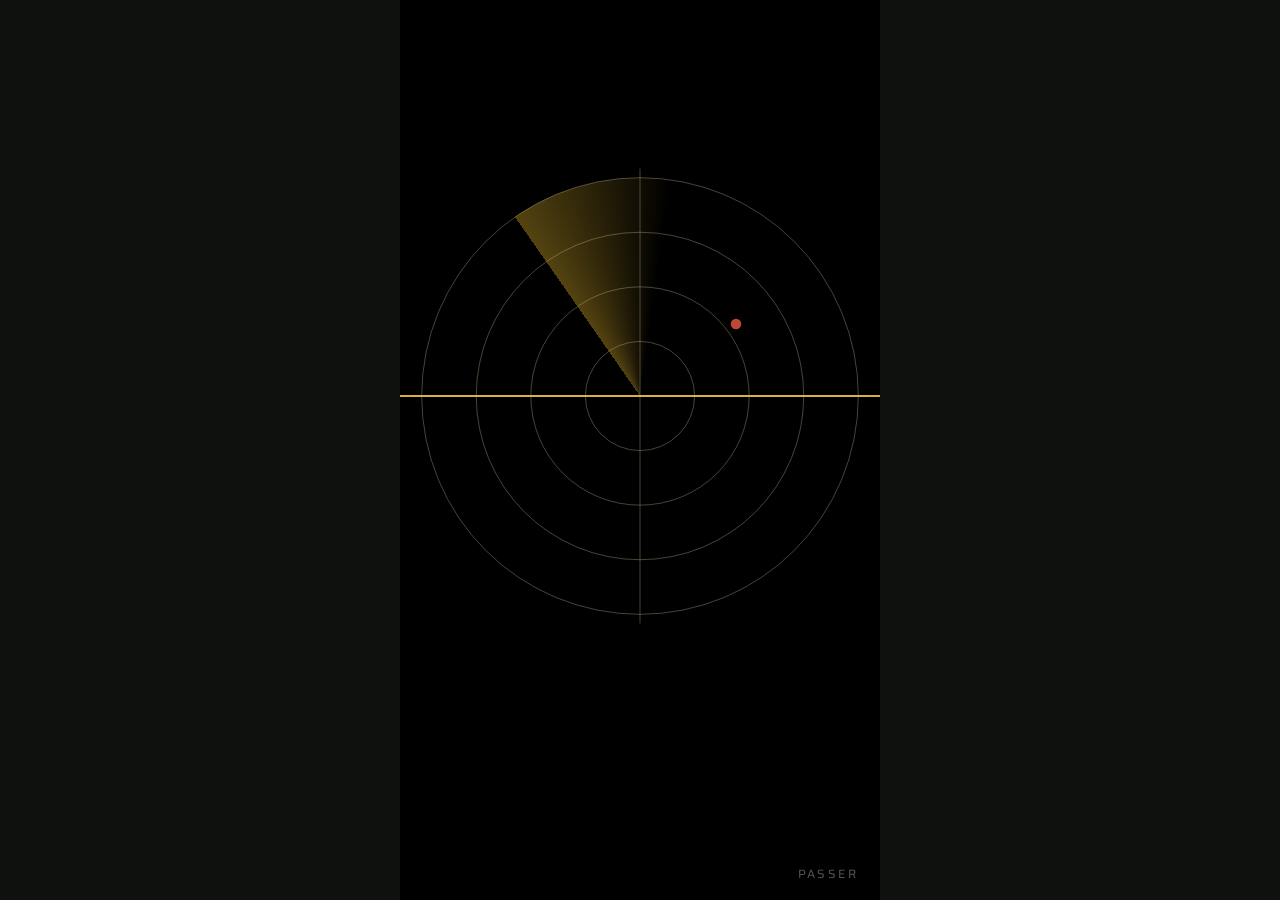
<file: apps/qg.html>
<!doctype html><html lang="fr"><head><meta charset="utf-8"><meta name="viewport" content="width=device-width,initial-scale=1,viewport-fit=cover">
<meta name="theme-color" content="#2A2D2F"><meta name="apple-mobile-web-app-capable" content="yes"><meta name="mobile-web-app-capable" content="yes"><meta name="apple-mobile-web-app-status-bar-style" content="black-translucent"><meta name="apple-mobile-web-app-title" content="QG">
<style>*,*::before,*::after{box-sizing:border-box}:root{padding-top:env(safe-area-inset-top,0px);padding-bottom:env(safe-area-inset-bottom,0px)}body{margin:0;font:14px system-ui,-apple-system,sans-serif}img{max-width:100%}[hidden]{display:none!important}</style></head><body>
<title>QG</title>
<meta name="claude:viewport-fit-sides" content="cover">
<link rel="stylesheet" href="https://fonts.googleapis.com/css2?family=Big+Shoulders+Stencil+Display:wght@700;900&family=Saira:wght@400;500;600;700&family=Spectral:ital@1&display=swap">
<style>
/* Layout: one phone column of full-height screens (intro → hub → 4 games). Stencil type + hazard yellow on gunmetal. */
:root{
  --bg:#0f110e;          /* gunmetal ground */
  --panel:#191c17;
  --panel-2:#22261f;
  --line:rgba(216,201,163,.16);
  --sand:#d8c9a3;        /* text */
  --sand-soft:rgba(216,201,163,.62);
  --hazard:#f2c230;      /* accent: stencil yellow */
  --foe:#e2553f;         /* enemy / danger */
  --ally:#8fbf7a;        /* friendly / good */
  --stencil:"Big Shoulders Stencil Display",Impact,"Arial Narrow",sans-serif;
  --body:"Saira",system-ui,sans-serif;
  --story:"Spectral",Georgia,serif;
  color-scheme:dark;
}
*{box-sizing:border-box}
html,body{height:100%}
[hidden]{display:none!important}
body{background:var(--bg);color:var(--sand);font-family:var(--body);font-size:15px;overflow:hidden;-webkit-user-select:none;user-select:none}
button{font-family:inherit;color:inherit}
button:focus-visible{outline:2px solid var(--hazard);outline-offset:2px}
.app{position:relative;height:100%;max-width:480px;margin:0 auto;background:var(--bg);overflow:hidden}
.screen{position:absolute;inset:0;display:flex;flex-direction:column}
.pad{padding-left:max(16px,env(safe-area-inset-left,0px));padding-right:max(16px,env(safe-area-inset-right,0px))}
.top{flex:none;display:flex;align-items:center;justify-content:space-between;gap:10px;padding-block:12px}
.back{border:1px solid var(--line);background:transparent;border-radius:6px;padding:7px 10px;font-weight:600;font-size:13px;letter-spacing:.06em;cursor:pointer}
.gtitle{font-family:var(--stencil);font-weight:900;font-size:26px;letter-spacing:.04em;text-transform:uppercase;line-height:1}
.meta{font-size:12px;font-weight:600;letter-spacing:.1em;text-transform:uppercase;color:var(--sand-soft);text-align:right}
.btn{border:0;border-radius:6px;background:var(--hazard);color:#15130a;font-family:var(--stencil);font-weight:900;font-size:20px;letter-spacing:.08em;text-transform:uppercase;padding:13px 16px;cursor:pointer}
.btn.ghost{background:transparent;color:var(--sand);border:1px solid var(--line)}

/* ---------- INTRO ---------- */
#intro{background:#000;cursor:pointer}
#intro canvas{width:100%;height:100%;display:block}
#skip{position:absolute;right:max(16px,env(safe-area-inset-right,0px));bottom:calc(16px + env(safe-area-inset-bottom,0px));font-size:12px;letter-spacing:.2em;text-transform:uppercase;color:rgba(255,255,255,.35);background:none;border:0;cursor:pointer}

/* ---------- HUB ---------- */
#hub{overflow-y:auto}
.hub-in{display:flex;flex-direction:column;gap:12px;padding-block:22px 28px}
.logo{display:flex;align-items:flex-end;justify-content:space-between}
.logo b{font-family:var(--stencil);font-weight:900;font-size:76px;line-height:.8;color:var(--hazard);letter-spacing:.02em}
.logo span{font-size:12px;letter-spacing:.18em;text-transform:uppercase;color:var(--sand-soft);text-align:right;line-height:1.5}
.tile{position:relative;display:grid;grid-template-columns:64px 1fr;gap:14px;align-items:center;text-align:left;border:1px solid var(--line);background:var(--panel);border-radius:10px;padding:14px;cursor:pointer;overflow:hidden}
.tile:active{background:var(--panel-2)}
.tile canvas{width:64px;height:64px;border-radius:6px;background:#000}
.tile h3{margin:0;font-family:var(--stencil);font-weight:900;font-size:26px;letter-spacing:.03em;text-transform:uppercase;line-height:1}
.tile p{margin:4px 0 0;font-size:13px;color:var(--sand-soft);line-height:1.35}
.tile .rec{display:inline-block;margin-top:6px;font-size:11px;font-weight:700;letter-spacing:.1em;text-transform:uppercase;color:var(--hazard)}
.tile .tag{position:absolute;top:10px;right:12px;font-size:10px;font-weight:700;letter-spacing:.14em;text-transform:uppercase;color:var(--sand-soft)}
.foot{font-size:11px;color:var(--sand-soft);text-align:center;letter-spacing:.06em;display:flex;flex-direction:column;gap:8px;align-items:center}
.link{background:none;border:0;color:var(--sand-soft);text-decoration:underline;font-size:12px;cursor:pointer}

/* ---------- FRONT ---------- */
.board{display:grid;grid-template-columns:repeat(7,1fr);gap:3px;background:#0a0b09;padding:3px;border-radius:8px;border:1px solid var(--line)}
.cell{position:relative;aspect-ratio:1;max-width:100%;border:0;border-radius:4px;background:#2b3022;padding:0;cursor:pointer;display:flex;align-items:center;justify-content:center}
.cell.forest{background:#1f3a22}
.cell.forest::after{content:"";position:absolute;inset:22%;border-radius:50%;background:radial-gradient(#2f5a32,#1f3a22);opacity:.9}
.cell.rock{background:#4a4a44;cursor:default}
.cell.rock::after{content:"";position:absolute;inset:18% 14% 26%;background:#6a6a61;clip-path:polygon(20% 100%,0 55%,30% 0,75% 10%,100% 60%,80% 100%)}
.cell.mv{box-shadow:inset 0 0 0 2px var(--hazard);background:#3b3a1e}
.cell.at{box-shadow:inset 0 0 0 3px var(--foe)}
.unit{position:relative;z-index:1;width:78%;height:78%;border-radius:50%;display:flex;align-items:center;justify-content:center;font-family:var(--stencil);font-weight:900;font-size:clamp(13px,4vw,19px);line-height:1}
.unit.p{background:var(--sand);color:#15130a}
.unit.e{background:var(--foe);color:#fff;border-radius:6px}
.unit.done{opacity:.5}
.unit.sel{outline:3px solid var(--hazard);outline-offset:2px}
.unit i{position:absolute;left:8%;right:8%;bottom:-6px;height:4px;background:#000;border-radius:2px;overflow:hidden}
.unit i b{display:block;height:100%;background:var(--ally)}
.unit.e i b{background:#ffb3a6}
.hit{animation:hit .35s}
@keyframes hit{0%,100%{transform:none}25%{transform:translateX(-3px)}75%{transform:translateX(3px)}}
.fbar{display:flex;flex-direction:column;gap:10px;padding-block:12px calc(14px + env(safe-area-inset-bottom,0px))}
.finfo{min-height:44px;font-size:13px;line-height:1.4;color:var(--sand-soft)}
.finfo b{color:var(--sand)}
.flog{font-size:13px;color:var(--hazard);min-height:1.4em}
.legend{display:flex;gap:12px;flex-wrap:wrap;font-size:12px;color:var(--sand-soft)}

/* ---------- STORY ---------- */
#g-story{background:#000}
.cine{position:relative;flex:1 1 auto;min-height:0;cursor:pointer}
.cine canvas{position:absolute;inset:0;width:100%;height:100%}
.cine .card{position:absolute;inset:0;display:flex;flex-direction:column;align-items:center;justify-content:center;text-align:center;gap:8px;padding:16px;pointer-events:none}
.cine .card h2{margin:0;font-family:var(--stencil);font-weight:900;font-size:clamp(40px,13vw,68px);letter-spacing:.04em;text-transform:uppercase;line-height:.95;text-shadow:0 2px 20px #000}
.cine .card p{margin:0;font-family:var(--story);font-style:italic;font-size:17px;color:var(--sand);text-shadow:0 1px 8px #000}
.cine .card small{font-size:12px;font-weight:700;letter-spacing:.24em;text-transform:uppercase;color:var(--hazard)}
.sbar{flex:none;min-height:200px;display:flex;flex-direction:column;gap:10px;padding-block:14px calc(16px + env(safe-area-inset-bottom,0px));background:#000}
.subt{font-family:var(--story);font-style:italic;font-size:19px;line-height:1.45;min-height:3em;text-wrap:balance}
.subt .who{display:block;font-family:var(--body);font-style:normal;font-weight:700;font-size:12px;letter-spacing:.16em;text-transform:uppercase;color:var(--hazard);margin-bottom:2px}
.tap{font-size:11px;letter-spacing:.2em;text-transform:uppercase;color:var(--sand-soft)}
.choices{display:flex;flex-direction:column;gap:8px}
.choice{display:flex;gap:12px;align-items:baseline;text-align:left;border:1px solid var(--line);background:rgba(216,201,163,.05);border-radius:6px;padding:11px 13px;font-family:var(--story);font-size:17px;cursor:pointer}
.choice b{font-family:var(--stencil);font-size:16px;color:var(--hazard)}
.choice small{display:block;font-family:var(--body);font-size:13px;color:var(--sand-soft)}
.choice[disabled]{opacity:.4;cursor:default}
.chips{display:flex;gap:6px;flex-wrap:wrap}
.chips span{font-size:11px;font-weight:600;letter-spacing:.08em;text-transform:uppercase;padding:3px 8px;border:1px solid var(--line);border-radius:4px;color:var(--sand-soft)}
.chips span.on{color:var(--hazard);border-color:var(--hazard)}

/* ---------- TIR ---------- */
.range{position:relative;flex:1 1 auto;min-height:0;cursor:crosshair;touch-action:none}
.range canvas{position:absolute;inset:0;width:100%;height:100%}
.hud{display:flex;justify-content:space-between;gap:8px;font-weight:700;font-size:13px;letter-spacing:.08em;text-transform:uppercase;padding-block:8px}
.hud b{color:var(--hazard);font-family:var(--stencil);font-size:22px;letter-spacing:.02em}
.overlay{position:absolute;inset:0;display:flex;flex-direction:column;align-items:center;justify-content:center;gap:14px;background:rgba(10,11,9,.86);padding:16px;text-align:center}
.overlay h2{margin:0;font-family:var(--stencil);font-weight:900;font-size:44px;text-transform:uppercase;line-height:1}
.overlay p{margin:0;color:var(--sand-soft);max-width:32ch;line-height:1.45}
.board-list{width:100%;max-width:320px;display:flex;flex-direction:column;gap:4px;font-variant-numeric:tabular-nums}
.board-list div{display:flex;justify-content:space-between;padding:6px 10px;border-radius:4px;background:var(--panel)}
.board-list div.me{outline:1px solid var(--hazard)}
.name{width:100%;max-width:320px;border:1px solid var(--line);background:var(--panel);border-radius:6px;padding:10px 12px;font:inherit;font-size:16px;color:var(--sand);text-align:center}

/* ---------- CHEF ---------- */
.gauges{display:grid;grid-template-columns:repeat(4,1fr);gap:8px;padding-block:6px 12px}
.g{display:flex;flex-direction:column;align-items:center;gap:6px;font-size:11px;font-weight:700;letter-spacing:.08em;text-transform:uppercase;color:var(--sand-soft)}
.g .tube{position:relative;width:100%;height:64px;border:1px solid var(--line);border-radius:6px;overflow:hidden;background:var(--panel)}
.g .tube i{position:absolute;left:0;right:0;bottom:0;background:var(--sand);transition:height .4s}
.g .tube i.low{background:var(--foe)}
.g .tube em{position:absolute;inset:0;display:flex;align-items:center;justify-content:center;font-style:normal;font-family:var(--stencil);font-size:22px;color:#15130a;mix-blend-mode:normal}
.g.up .tube{box-shadow:0 0 0 2px var(--ally)}
.g.down .tube{box-shadow:0 0 0 2px var(--foe)}
.ccard{flex:1 1 auto;display:flex;flex-direction:column;gap:14px;justify-content:center;padding-block:10px}
.ccard .who{font-size:12px;font-weight:700;letter-spacing:.16em;text-transform:uppercase;color:var(--hazard)}
.ccard .txt{font-size:20px;line-height:1.4;font-weight:500;text-wrap:balance}
.copts{display:flex;flex-direction:column;gap:10px;padding-bottom:calc(16px + env(safe-area-inset-bottom,0px))}
.copt{text-align:left;border:1px solid var(--line);background:var(--panel);border-radius:8px;padding:14px;font-size:16px;font-weight:600;cursor:pointer}
.copt:active{background:var(--panel-2)}
.dayline{display:flex;gap:3px}
.dayline i{flex:1;height:4px;border-radius:2px;background:var(--line)}
.dayline i.on{background:var(--hazard)}
@media (prefers-reduced-motion:reduce){*{animation:none!important;transition:none!important}}
</style>

<div class="app">
  <!-- INTRO -->
  <section class="screen" id="intro"><canvas id="ic"></canvas><button id="skip">Passer</button></section>

  <!-- HUB -->
  <section class="screen" id="hub" hidden>
    <div class="hub-in pad">
      <div class="logo"><b>QG</b><span>Quartier général<br>4 jeux · 1 base</span></div>
      <button class="tile" data-go="front"><canvas width="128" height="128" data-ic="front"></canvas><div><h3>Front</h3><p>Stratégie au tour par tour. Place tes hommes, prends la position.</p><span class="rec" id="rec-front"></span></div><span class="tag">Stratégie</span></button>
      <button class="tile" data-go="story"><canvas width="128" height="128" data-ic="story"></canvas><div><h3>Champion</h3><p>L’histoire du popotier de la section 313. 20 chapitres, tes choix comptent.</p><span class="rec" id="rec-story"></span></div><span class="tag">Histoire</span></button>
      <button class="tile" data-go="tir"><canvas width="128" height="128" data-ic="tir"></canvas><div><h3>Précision</h3><p>Stand de tir. Corrige le vent, vise le centre, entre au classement.</p><span class="rec" id="rec-tir"></span></div><span class="tag">Adresse</span></button>
      <button class="tile" data-go="chef"><canvas width="128" height="128" data-ic="chef"></canvas><div><h3>Chef de section</h3><p>15 jours pour mener ta section. Moral, forme, discipline, popote.</p><span class="rec" id="rec-chef"></span></div><span class="tag">Gestion</span></button>
      <div class="foot"><button class="link" id="replay-intro">Revoir l’animation d’ouverture</button><span>Jeu non officiel · aucun lien avec l’Armée de terre</span></div>
    </div>
  </section>

  <!-- FRONT -->
  <section class="screen" id="g-front" hidden>
    <div class="top pad"><button class="back" data-back>← QG</button><div class="gtitle">Front</div><div class="meta" id="f-meta"></div></div>
    <div class="pad"><div class="board" id="board"></div></div>
    <div class="fbar pad">
      <div class="flog" id="f-log"></div>
      <div class="finfo" id="f-info"></div>
      <div class="legend"><span><b>FA</b> Fantassin</span><span><b>TI</b> Tireur</span><span><b>BL</b> Blindé</span><span>🌲 forêt = protège</span></div>
      <button class="btn" id="f-end">Fin du tour</button>
    </div>
  </section>

  <!-- STORY -->
  <section class="screen" id="g-story" hidden>
    <div class="top pad"><button class="back" data-back>← QG</button><div class="meta" id="s-chap" style="text-align:center;flex:1"></div><div class="meta" id="s-clock"></div></div>
    <div class="cine" id="cine"><canvas id="sc"></canvas>
      <div class="card" id="s-card"><small id="s-card-k">Chapitre 1</small><h2 id="s-card-h">Champion</h2><p id="s-card-p"></p></div>
    </div>
    <div class="sbar pad">
      <div class="subt" id="s-sub" aria-live="polite"></div>
      <div class="choices" id="s-choices"></div>
      <div class="tap" id="s-tap" hidden>Touche l’écran pour continuer</div>
      <div class="choices" id="s-menu">
        <button class="btn" id="s-new">Commencer l’histoire</button>
        <button class="btn ghost" id="s-cont" hidden>Reprendre au chapitre <span id="s-cont-n"></span></button>
        <div class="chips" id="s-found"></div>
      </div>
    </div>
  </section>

  <!-- TIR -->
  <section class="screen" id="g-tir" hidden>
    <div class="top pad"><button class="back" data-back>← QG</button><div class="gtitle">Précision</div><div class="meta" id="t-best"></div></div>
    <div class="hud pad"><span>Score <b id="t-score">0</b></span><span>Cartouches <b id="t-ammo">15</b></span><span>Vent <b id="t-wind">0</b></span></div>
    <div class="range" id="range"><canvas id="tc"></canvas>
      <div class="overlay" id="t-ov">
        <h2 id="t-ov-h">Stand de tir</h2>
        <p id="t-ov-p">15 cartouches. Touche la cible pour tirer. Le vent pousse ta balle : vise de l’autre côté de la flèche. Les petites cibles comptent double.</p>
        <input class="name" id="t-name" maxlength="12" placeholder="Ton nom" value="Champion" hidden>
        <div class="board-list" id="t-board"></div>
        <button class="btn" id="t-go">Ouvrir le feu</button>
      </div>
    </div>
  </section>

  <!-- CHEF -->
  <section class="screen" id="g-chef" hidden>
    <div class="top pad"><button class="back" data-back>← QG</button><div class="gtitle">Chef de section</div><div class="meta" id="c-day"></div></div>
    <div class="pad"><div class="dayline" id="c-line"></div></div>
    <div class="pad"><div class="gauges" id="gauges"></div></div>
    <div class="ccard pad"><div class="who" id="c-who"></div><div class="txt" id="c-txt"></div></div>
    <div class="copts pad" id="c-opts"></div>
  </section>
</div>

<script>
(function(){
"use strict";
const $=s=>document.querySelector(s), $$=s=>[...document.querySelectorAll(s)];
const reduce=matchMedia('(prefers-reduced-motion: reduce)').matches;
const store={get(k,d){try{const v=localStorage.getItem('qg-'+k);return v==null?d:JSON.parse(v)}catch(_){return d}},set(k,v){try{localStorage.setItem('qg-'+k,JSON.stringify(v))}catch(_){}}};
const rnd=(a,b)=>a+Math.floor(Math.random()*(b-a+1));
const DPR=()=>Math.min(2,devicePixelRatio||1);
function fitCanvas(cv){const d=DPR();cv.width=Math.max(1,cv.clientWidth*d);cv.height=Math.max(1,cv.clientHeight*d);return d}
let current='intro',onFrame=null;
function show(id){$$('.screen').forEach(s=>s.hidden=s.id!==id);current=id;onFrame=null}

/* =========================================================
   INTRO — no background, just the animation
   ========================================================= */
const ic=$('#ic'),ix=ic.getContext('2d');let iStart=0,iRun=false,sparks=[];
function introStart(){show('intro');fitCanvas(ic);iStart=performance.now();iRun=true;sparks=[];
  (document.fonts&&document.fonts.load?Promise.race([document.fonts.load('900 100px "Big Shoulders Stencil Display"'),new Promise(r=>setTimeout(r,800))]):Promise.resolve()).then(()=>{iStart=performance.now();requestAnimationFrame(introFrame)})}
const ease=t=>1-Math.pow(1-Math.min(Math.max(t,0),1),3);
const seg=(t,a,b)=>Math.min(Math.max((t-a)/(b-a),0),1);
function chevron(cx,cy,w,h,th,col){ix.fillStyle=col;ix.beginPath();ix.moveTo(cx-w/2,cy+h/2);ix.lineTo(cx,cy-h/2);ix.lineTo(cx+w/2,cy+h/2);ix.lineTo(cx+w/2-th,cy+h/2);ix.lineTo(cx,cy-h/2+th*1.3);ix.lineTo(cx-w/2+th,cy+h/2);ix.closePath();ix.fill()}
function introFrame(now){if(!iRun)return;const t=(now-iStart)/1000;const W=ic.width,H=ic.height,d=DPR(),cx=W/2,cy=H*.44,S=Math.min(W,H*0.8);
  ix.clearRect(0,0,W,H);ix.fillStyle='#000';ix.fillRect(0,0,W,H);
  // camera shake at impact
  const shake=t>2.05&&t<2.5?(1-seg(t,2.05,2.5))*14*d:0;ix.save();ix.translate((Math.random()-.5)*shake,(Math.random()-.5)*shake);
  const out=seg(t,3.9,4.5),zoom=1+ease(out)*.25,alpha=1-ease(out);ix.globalAlpha=alpha;ix.translate(cx,cy);ix.scale(zoom,zoom);ix.translate(-cx,-cy);
  // 1. scan line opens
  const a1=ease(seg(t,0,.6));if(t<2.2){ix.fillStyle=`rgba(242,194,48,${.9*(1-seg(t,1.4,2.2))})`;ix.fillRect(cx-W/2*a1,cy-1*d,W*a1,2*d);}
  // 2. radar rings + sweep
  if(t>.4){const a2=ease(seg(t,.4,1.4));ix.strokeStyle=`rgba(216,201,163,${.35*a2})`;ix.lineWidth=1*d;
    for(let i=1;i<=4;i++){ix.beginPath();ix.arc(cx,cy,S*.12*i*a2,0,7);ix.stroke()}
    ix.beginPath();ix.moveTo(cx-S*.5*a2,cy);ix.lineTo(cx+S*.5*a2,cy);ix.moveTo(cx,cy-S*.5*a2);ix.lineTo(cx,cy+S*.5*a2);ix.stroke();
    const ang=t*4;const g=ix.createConicGradient?ix.createConicGradient(ang,cx,cy):null;
    if(g){g.addColorStop(0,'rgba(242,194,48,.35)');g.addColorStop(.12,'rgba(242,194,48,0)');g.addColorStop(1,'rgba(242,194,48,0)');ix.fillStyle=g;ix.globalAlpha=alpha*(1-seg(t,2,3));ix.beginPath();ix.arc(cx,cy,S*.48*a2,0,7);ix.fill();ix.globalAlpha=alpha}
    // blips
    [[.2,-.15,.9],[-.28,.1,1.1],[.1,.3,1.3]].forEach(([bx,by,bt])=>{if(t>bt&&t<2.2){const k=1-seg(t,bt,bt+.8);ix.fillStyle=`rgba(226,85,63,${k})`;ix.beginPath();ix.arc(cx+bx*S,cy+by*S,4*d+(1-k)*8*d,0,7);ix.fill()}})}
  // 3. three chevrons slam in from below
  for(let i=0;i<3;i++){const st=1.15+i*.18,p=ease(seg(t,st,st+.28));if(p<=0)continue;
    const y=cy+S*.36+i*S*.075+(1-p)*H*.6;chevron(cx,y,S*.34,S*.075,S*.028,'#d8c9a3');
    if(p>=1&&t<st+.45){ix.fillStyle=`rgba(255,255,255,${1-seg(t,st+.28,st+.45)})`;chevron(cx,y,S*.36,S*.08,S*.03,'rgba(255,255,255,.6)')}}
  // 4. QG stencil slam
  if(t>1.85){const p=seg(t,1.85,2.08),sc=3-2*ease(p);
    if(p>=1&&sparks.length===0&&!reduce){for(let i=0;i<70;i++){const a=Math.random()*7,v=(2+Math.random()*9)*d;sparks.push({x:cx,y:cy,vx:Math.cos(a)*v,vy:Math.sin(a)*v-2*d,l:1})}}
    ix.save();ix.translate(cx,cy);ix.scale(sc,sc);ix.globalAlpha=alpha*Math.min(1,p*2);
    ix.font=`900 ${S*.42}px "Big Shoulders Stencil Display", Impact, sans-serif`;ix.textAlign='center';ix.textBaseline='middle';
    ix.fillStyle='#f2c230';ix.fillText('QG',0,S*.02);ix.restore();ix.globalAlpha=alpha;
    // impact flash
    if(t<2.3){ix.fillStyle=`rgba(255,240,200,${.55*(1-seg(t,2.05,2.3))*(p>=1?1:0)})`;ix.fillRect(0,0,W,H)}
    // shockwave
    const sw=seg(t,2.05,2.7);if(sw>0&&sw<1){ix.strokeStyle=`rgba(242,194,48,${1-sw})`;ix.lineWidth=(6-5*sw)*d;ix.beginPath();ix.arc(cx,cy,S*.15+sw*S*.6,0,7);ix.stroke()}}
  sparks.forEach(s=>{s.x+=s.vx;s.y+=s.vy;s.vy+=.25*d;s.vx*=.97;s.l-=.022;if(s.l>0){ix.fillStyle=`rgba(255,${180+Math.random()*60|0},80,${s.l})`;ix.fillRect(s.x,s.y,2.5*d,2.5*d)}});
  // 5. subtitle typewriter
  if(t>2.4){const txt='QUARTIER GÉNÉRAL · 4 JEUX',n=Math.floor(seg(t,2.4,3.2)*txt.length);ix.font=`600 ${Math.max(12,S*.04)}px Saira, sans-serif`;ix.textAlign='center';ix.fillStyle='#d8c9a3';
    if('letterSpacing' in ix)ix.letterSpacing=`${S*.012}px`;ix.fillText(txt.slice(0,n)+(n<txt.length&&Math.floor(t*8)%2?'▌':''),cx,cy+S*.3);if('letterSpacing' in ix)ix.letterSpacing='0px'}
  ix.restore();
  if(t>4.5)return introEnd();
  requestAnimationFrame(introFrame)}
function introEnd(){if(!iRun)return;iRun=false;openHub()}
$('#intro').addEventListener('click',introEnd);
$('#replay-intro').onclick=introStart;

/* =========================================================
   HUB
   ========================================================= */
function drawIcon(cv,k){const x=cv.getContext('2d'),W=cv.width;x.clearRect(0,0,W,W);x.fillStyle='#000';x.fillRect(0,0,W,W);
  if(k==='front'){x.fillStyle='#2b3022';for(let i=0;i<4;i++)for(let j=0;j<4;j++)x.fillRect(8+i*29,8+j*29,26,26);x.fillStyle='#d8c9a3';x.beginPath();x.arc(36,93,10,0,7);x.fill();x.fillStyle='#e2553f';x.fillRect(80,24,20,20);x.strokeStyle='#f2c230';x.lineWidth=4;x.beginPath();x.moveTo(40,85);x.lineTo(84,40);x.stroke()}
  if(k==='story'){const g=x.createLinearGradient(0,0,0,W);g.addColorStop(0,'#2a2340');g.addColorStop(.7,'#f08a4b');g.addColorStop(1,'#ffc785');x.fillStyle=g;x.fillRect(0,0,W,W);x.fillStyle='#ffe0b0';x.beginPath();x.arc(64,80,18,0,7);x.fill();x.fillStyle='#160d18';x.beginPath();x.moveTo(0,W);x.lineTo(0,96);x.quadraticCurveTo(64,80,128,100);x.lineTo(128,W);x.fill();x.fillRect(58,72,8,24);x.beginPath();x.arc(62,68,6,0,7);x.fill()}
  if(k==='tir'){[10,8,6,4,2].forEach((r,i)=>{x.fillStyle=i%2?'#d8c9a3':'#15130a';x.beginPath();x.arc(64,64,r*5.5,0,7);x.fill()});x.fillStyle='#e2553f';x.beginPath();x.arc(64,64,6,0,7);x.fill();x.strokeStyle='#f2c230';x.lineWidth=3;x.beginPath();x.moveTo(64,6);x.lineTo(64,40);x.moveTo(64,88);x.lineTo(64,122);x.moveTo(6,64);x.lineTo(40,64);x.moveTo(88,64);x.lineTo(122,64);x.stroke()}
  if(k==='chef'){['#d8c9a3','#d8c9a3','#e2553f','#d8c9a3'].forEach((c,i)=>{const h=[70,50,26,60][i];x.fillStyle='#22261f';x.fillRect(14+i*26,20,20,88);x.fillStyle=c;x.fillRect(14+i*26,108-h,20,h)})}
}
function openHub(){show('hub');$$('[data-ic]').forEach(c=>drawIcon(c,c.dataset.ic));
  const fb=store.get('front-best',0);$('#rec-front').textContent=fb?'Record : mission '+fb:'Nouveau';
  const sf=Object.keys(store.get('story-ends',{})).length,sc=store.get('story-ch',0);$('#rec-story').textContent=sf?sf+'/5 fins trouvées':sc?'Chapitre '+(sc+1)+' en cours':'Nouveau';
  const tb=store.get('tir-board',[]);$('#rec-tir').textContent=tb.length?'Record : '+tb[0].s+' pts ('+tb[0].n+')':'Nouveau';
  const cb=store.get('chef-best',null);$('#rec-chef').textContent=cb?'Meilleur : '+cb:'Nouveau';}
$$('.tile').forEach(t=>t.onclick=()=>({front:frontOpen,story:storyOpen,tir:tirOpen,chef:chefOpen})[t.dataset.go]());
$$('[data-back]').forEach(b=>b.onclick=()=>{if(window.__sAudio)try{window.__sAudio.suspend()}catch(_){}openHub()});

/* =========================================================
   GAME 1 — FRONT (turn-based tactics)
   ========================================================= */
const COLS=7,ROWS=9;
const TYPES={FA:{n:'Fantassin',hp:10,mv:3,rg:1,dmg:4},TI:{n:'Tireur',hp:7,mv:2,rg:3,dmg:4},BL:{n:'Blindé',hp:15,mv:2,rg:2,dmg:5}};
let F=null;
function frontOpen(){show('g-front');frontLevel(1)}
function frontLevel(lv){const tiles=[];for(let y=0;y<ROWS;y++)for(let x=0;x<COLS;x++)tiles.push('');
  const free=(x,y)=>y>1&&y<ROWS-2;
  let rocks=4+Math.min(lv,3),forests=6;
  while(rocks>0){const x=rnd(0,COLS-1),y=rnd(2,ROWS-3);if(!tiles[y*COLS+x]){tiles[y*COLS+x]='rock';rocks--}}
  while(forests>0){const x=rnd(0,COLS-1),y=rnd(1,ROWS-2);if(!tiles[y*COLS+x]){tiles[y*COLS+x]='forest';forests--}}
  const units=[];let id=0;
  [['FA',1],['TI',3],['BL',5],['FA',2]].slice(0,lv>=3?4:3).forEach(([t,x])=>{const T=TYPES[t];tiles[(ROWS-1)*COLS+x]='';units.push({id:id++,side:'p',t,x,y:ROWS-1,hp:T.hp,moved:false,acted:false})});
  const ne=Math.min(2+lv,8),et=['FA','TI','FA','BL','TI','FA','BL','TI'];
  for(let i=0;i<ne;i++){let x,y;do{x=rnd(0,COLS-1);y=rnd(0,1)}while(tiles[y*COLS+x]==='rock'||units.some(u=>u.x===x&&u.y===y));const T=TYPES[et[i]];units.push({id:id++,side:'e',t:et[i],x,y,hp:T.hp+Math.floor(lv/3),moved:false,acted:false})}
  F={lv,tiles,units,sel:null,turn:1,busy:false,over:false};
  $('#f-log').textContent='Mission '+lv+' : élimine toutes les unités ennemies.';frontRender()}
const at=(x,y)=>F.units.find(u=>u.x===x&&u.y===y&&u.hp>0);
const tile=(x,y)=>F.tiles[y*COLS+x];
function reach(u){const T=TYPES[u.t],dist={},q=[[u.x,u.y,0]];dist[u.x+','+u.y]=0;const out=[];
  while(q.length){const [x,y,d]=q.shift();if(d>=T.mv)continue;[[1,0],[-1,0],[0,1],[0,-1]].forEach(([dx,dy])=>{const nx=x+dx,ny=y+dy,k=nx+','+ny;
    if(nx<0||ny<0||nx>=COLS||ny>=ROWS||k in dist||tile(nx,ny)==='rock'||at(nx,ny))return;dist[k]=d+1;out.push([nx,ny]);q.push([nx,ny,d+1])})}
  return out}
const md=(a,b)=>Math.abs(a.x-b.x)+Math.abs(a.y-b.y);
function targets(u){const T=TYPES[u.t];return F.units.filter(o=>o.hp>0&&o.side!==u.side&&md(u,o)<=T.rg)}
function frontRender(){const b=$('#board');b.innerHTML='';const s=F.sel;
  const mv=s&&!s.moved?reach(s):[],tg=s&&!s.acted?targets(s):[];
  for(let y=0;y<ROWS;y++)for(let x=0;x<COLS;x++){const c=document.createElement('button');c.className='cell '+tile(x,y);c.setAttribute('aria-label','case '+(x+1)+','+(y+1));
    if(mv.some(([a,bb])=>a===x&&bb===y))c.classList.add('mv');
    const u=at(x,y);if(u){if(tg.includes(u))c.classList.add('at');const d=document.createElement('div');d.className='unit '+u.side+(u.side==='p'&&u.moved&&u.acted?' done':'')+(s===u?' sel':'');d.dataset.id=u.id;
      d.innerHTML=u.t+`<i><b style="width:${u.hp/TYPES[u.t].hp*100}%"></b></i>`;c.appendChild(d)}
    c.onclick=()=>frontTap(x,y);b.appendChild(c)}
  $('#f-meta').textContent='Mission '+F.lv+' · Tour '+F.turn;
  if(s){const T=TYPES[s.t];$('#f-info').innerHTML=`<b>${T.n}</b> · ${s.hp}/${T.hp} PV · déplacement ${T.mv} · portée ${T.rg} · dégâts ${T.dmg}<br>${s.moved?'Déjà déplacé.':'Touche une case jaune pour bouger.'} ${s.acted?'A déjà tiré.':tg.length?'Touche un ennemi entouré de rouge pour tirer.':'Aucun ennemi à portée.'}`}
  else $('#f-info').innerHTML='Touche une de tes unités (beiges) pour la commander.';
  $('#f-end').disabled=F.busy||F.over;$('#f-end').textContent=F.over?'…':'Fin du tour'}
function frontTap(x,y){if(F.busy||F.over)return;const u=at(x,y),s=F.sel;
  if(u&&u.side==='p'){F.sel=u;return frontRender()}
  if(s&&u&&u.side==='e'&&!s.acted&&targets(s).includes(u)){attack(s,u);s.acted=true;s.moved=true;frontRender();return frontCheck()}
  if(s&&!u&&!s.moved&&reach(s).some(([a,b])=>a===x&&b===y)){s.x=x;s.y=y;s.moved=true;frontRender();return}
  F.sel=null;frontRender()}
function attack(a,d){let dmg=TYPES[a.t].dmg+rnd(-1,1);if(tile(d.x,d.y)==='forest')dmg-=1;if(a.t==='TI'&&d.t==='BL')dmg-=1;if(a.t==='BL'&&d.t==='FA')dmg+=1;dmg=Math.max(1,dmg);d.hp-=dmg;
  $('#f-log').textContent=`${TYPES[a.t].n} ${a.side==='p'?'allié':'ennemi'} → ${TYPES[d.t].n} : −${dmg} PV${d.hp<=0?' · éliminé !':''}`;
  if(navigator.vibrate&&d.side==='p')try{navigator.vibrate(60)}catch(_){}
  setTimeout(()=>{const el=document.querySelector(`.unit[data-id="${d.id}"]`);if(el)el.classList.add('hit')},0)}
function frontCheck(){F.units=F.units.filter(u=>u.hp>0);if(F.sel&&F.sel.hp<=0)F.sel=null;
  if(!F.units.some(u=>u.side==='e')){F.over=true;const best=Math.max(store.get('front-best',0),F.lv);store.set('front-best',best);
    $('#f-log').textContent='Position prise ! Mission '+F.lv+' réussie.';frontRender();setTimeout(()=>{$('#f-end').disabled=false;$('#f-end').textContent='Mission suivante';$('#f-end').onclick=()=>{$('#f-end').onclick=frontEndTurn;frontLevel(F.lv+1)}},400);return true}
  if(!F.units.some(u=>u.side==='p')){F.over=true;$('#f-log').textContent='Section anéantie. Mission '+F.lv+' échouée.';frontRender();setTimeout(()=>{$('#f-end').disabled=false;$('#f-end').textContent='Recommencer à la mission 1';$('#f-end').onclick=()=>{$('#f-end').onclick=frontEndTurn;frontLevel(1)}},400);return true}
  return false}
function frontEndTurn(){if(F.busy||F.over)return;F.busy=true;F.sel=null;frontRender();
  const foes=F.units.filter(u=>u.side==='e');let i=0;
  (function step(){if(F.over)return;if(i>=foes.length){F.units.forEach(u=>{u.moved=false;u.acted=false});F.turn++;F.busy=false;$('#f-log').textContent='À toi de jouer.';return frontRender()}
    const e=foes[i++];if(e.hp<=0)return step();
    let tg=targets(e);
    if(!tg.length){const ps=F.units.filter(u=>u.side==='p'&&u.hp>0);if(!ps.length)return;const opts=[[e.x,e.y]].concat(reach(e));
      let best=opts[0],bs=1e9;opts.forEach(([x,y])=>{const dmin=Math.min(...ps.map(p=>Math.abs(p.x-x)+Math.abs(p.y-y)));const inR=dmin<=TYPES[e.t].rg;const sc=(inR?-100:0)+dmin+(tile(x,y)==='forest'?-.5:0);if(sc<bs){bs=sc;best=[x,y]}});
      e.x=best[0];e.y=best[1];tg=targets(e)}
    if(tg.length){tg.sort((a,b)=>a.hp-b.hp);attack(e,tg[0])}
    frontRender();if(frontCheck())return;setTimeout(step,450)})()}
$('#f-end').onclick=frontEndTurn;

/* =========================================================
   GAME 2 — CHAMPION (20-chapter interactive story)
   ========================================================= */
const ENDS={
  legende:{t:'Légende de la 313',d:'Toute la compagnie 31 connaît le nom de Champion.'},
  coeur:{t:'Le cœur de la section',d:'Champion n’a jamais laissé personne derrière.'},
  exemplaire:{t:'Sergent exemplaire',d:'Le chef de section le cite en exemple aux nouveaux.'},
  popote:{t:'Popotier pour toujours',d:'Pas parfait. Mais la 313 a toujours eu son café.'},
  fete:{t:'La fête de trop',d:'Une dernière popote mémorable. Un peu trop mémorable.'}
};
const CH=[
 {t:'La grille',k:'school',c:'07:30',l:[['','Saint-Maixent-l’École. ENSOA.'],['','Un sac sur l’épaule, l’EVSO Poey passe la grille pour la première fois.'],['Adjudant','Compagnie 31 ! Section 313 ! Au pas de course !'],['','La chambrée sent la cire et le café froid. Six lits, six armoires, six inconnus.']],
  q:[{l:'Aller serrer la main de chacun',s:'Les gars retiendront ton nom.',fx:{mor:1},a:[['Un camarade','Poey ? Bienvenue à la 313, frère.']]},
     {l:'Ranger ton armoire au carré',s:'Le chef de section passe dans dix minutes.',fx:{chef:1},a:[['Chef de section','Armoire impeccable. Ça commence bien, Poey.']]}]},
 {t:'Le surnom',k:'track',c:'06:00',l:[['','Premier footing de la section. Huit kilomètres, sac au dos.'],['','Au dernier virage, Poey est en tête. Derrière, un camarade s’effondre sur le bas-côté.']],
  q:[{l:'Finir premier',s:'Le chef a le chrono en main.',fx:{chef:1},a:[['','Poey franchit la ligne loin devant.'],['Chef de section','Pas mal… champion.'],['','Le mot reste. Dès le soir, toute la section l’appelle Champion.']]},
     {l:'Faire demi-tour pour l’aider',s:'Tu finiras dernier.',fx:{mor:2},a:[['','Poey revient, prend le sac du camarade et finit avec lui, dernier.'],['Le camarade','T’es un vrai champion, toi.'],['','Le mot reste. Dès le soir, toute la section l’appelle Champion.']]}]},
 {t:'Le volontaire',k:'room',c:'21:00',l:[['Chef de section','La 313 a besoin d’un popotier. Café, ravitaillement, moral des troupes. Un volontaire ?'],['','Silence. Puis une main se lève. Celle de Champion.'],['Chef de section','Popotier Poey. Ne me déçois pas.'],['','Problème : la popote est vide. Il faut de l’argent pour démarrer.']],
  q:[{l:'Cagnotte : 5 € chacun',s:'Juste, mais certains vont râler.',fx:{stock:1},a:[['','Trente euros dans une boîte de rations. Deux gars râlent, mais tout le monde paie.']]},
     {l:'Payer le premier stock de ta poche',s:'Ton compte en banque va pleurer.',fx:{stock:2,mor:1},a:[['','Champion paie tout. La section ne l’oubliera pas.']]}]},
 {t:'Première popote',k:'room',c:'18:30',l:[['','Supermarché du coin. Un chariot, une liste, un budget serré.'],['Champion','Bon. Qu’est-ce qui fait tenir une section ?']],
  q:[{l:'Café, chocolat et biscuits',s:'Le classique qui réchauffe.',fx:{mor:1,stock:1},a:[['','Le soir, l’odeur du café envahit le couloir. La 313 a enfin son QG.']]},
     {l:'Boissons énergisantes et bonbons',s:'Ça réveille. Ça énerve aussi.',fx:{mor:1,chef:-1},a:[['Chef de section','Popotier… pourquoi toute ma section tremble à 23 heures ?']]}]},
 {t:'Le casse',k:'room',c:'06:10',l:[['','Au réveil, l’armoire de la popote est ouverte. Vide.'],['','Plus de café. Plus de chocolat. Juste un mot : « Merci la 313 ! »'],['Un camarade','C’est forcément la 312. Ils rigolent depuis ce matin.']],
  q:[{l:'Mener l’enquête',s:'Retrouver les preuves.',fx:{mor:1},a:[['','Champion suit les miettes de biscuits jusqu’à la chambrée de la 312.'],['','Les preuves sont là. Le popotier de la 312 devient tout rouge.']]},
     {l:'Racheter le stock sans rien dire',s:'Ça coûte cher, mais pas d’histoire.',fx:{stock:-1,chef:1},a:[['','Champion rachète tout. Le chef de section remarque son calme.']]}]},
 {t:'La 312',k:'school',c:'12:00',l:[['','Au réfectoire, le popotier de la 312 s’assoit en face de Champion.'],['Popotier de la 312','Sans rancune ? C’était une blague. Et on a un surplus de rations, nous.']],
  q:[{l:'Préparer la revanche',s:'Ça va être drôle. Ou pas.',fx:{mor:1,chef:-1},a:[['','Le lendemain, les lits de la 312 sont retrouvés dans la cour. Faits au carré.'],['Chef de section','Je ne veux pas savoir qui a fait ça. Mais bien joué.']]},
     {l:'Proposer une alliance',s:'Café contre rations.',fx:{stock:1,chef:1},a:[['','Poignée de main. La 312 et la 313 partagent désormais leurs ravitos.']]}]},
 {t:'Départ terrain',k:'crest',c:'05:00',l:[['','Trois jours de terrain. Les camions attendent sous un ciel orange.'],['','Le sac de Champion pèse déjà vingt kilos. Il reste de la place pour une seule chose.']],
  q:[{l:'Un deuxième thermos de café',s:'Le moral avant tout.',fx:{mor:1},a:[['Champion','Pas de café, pas de 313.']]},
     {l:'Des rations en plus',s:'Le ventre avant tout.',fx:{stock:1},a:[['Champion','Une section qui mange est une section qui marche.']]}]},
 {t:'Le bivouac',k:'camp',c:'22:40',l:[['','Premier soir. Il pleut depuis six heures. Personne ne parle.'],['Un camarade','Champion… dis-moi qu’il reste du café.']],
  q:[{l:'Café chaud pour tout le monde',s:'Le moral remonte, le stock baisse.',fx:{mor:2,stock:-1},a:[['','Les gobelets fument. Quelqu’un se met à rire. La 313 revit.']]},
     {l:'Garder des réserves',s:'Le terrain est encore long.',fx:{chef:1},a:[['Chef de section','Bonne gestion, popotier. On en aura besoin.']]}]},
 {t:'La radio',k:'crest',c:'19:40',l:[['','Deuxième soir. La radio est morte.'],['Chef de section','Champion, tu pars devant avec la popote. Le ravitaillement doit être au point de regroupement avant l’aube.'],['Champion','La 313 aura son café. Parole de popotier.'],['','Le point de regroupement est de l’autre côté de la vallée.']],
  q:[{l:'Prendre la route',s:'Rapide, mais à découvert.',fx:{path:'route'}},{l:'Couper par la forêt',s:'Lent, mais caché.',fx:{late:1,path:'foret'}}]},
 {t:'L’obstacle',k:s=>s.path==='route'?'bridge':'forest',c:'23:10',l:s=>s.path==='route'?[['','La route mène au vieux pont de pierre.'],['','Au milieu, il manque trois mètres. L’eau gronde en dessous.'],['Champion','Avec quinze kilos de popote sur le dos… ça se tente ?']]:[['','Un ravin coupe la forêt en deux.'],['','Un tronc couché fait office de pont. Il est glissant.'],['Champion','Avec quinze kilos de popote sur le dos… ça se tente ?']],
  q:[{l:'Passer en force',s:'Tu gagnes du temps. Si tu réussis.',fx:{lamp:false},a:[['','Champion passe. Le thermos a tenu.'],['','La lampe, elle, tombe dans le noir. Tant pis.']]},
     {l:'Faire le détour',s:'Plus sûr. Plus long.',fx:{late:1},a:[['','Une heure de perdue. Mais tout le matériel est intact.']]}]},
 {t:'Le blessé',k:'forest',c:'00:35',l:[['','Sous les arbres, la pluie fait un bruit de radio cassée.'],['','Quelque chose bouge contre un tronc.'],['Voix','Champion ? C’est toi ? Ma cheville a lâché…'],['','Un camarade de la 313, perdu depuis la dernière marche.']],
  q:[{l:'L’aider à marcher',s:'Vous irez deux fois moins vite.',fx:{late:1,help:true,mor:1},a:[['Le camarade','Merci, Champion. Je te dois un café.'],['Champion','C’est moi le popotier. Tu me dois rien.'],['','Il passe un bras sur son épaule. Ils repartent.']]},
     {l:'Lui laisser du chocolat et continuer',s:'Tu promets de revenir avec du renfort.',fx:{},a:[['Champion','Garde le chocolat. Je reviens, promis.'],['','Champion ne se retourne pas.']]}]},
 {t:'Le regroupement',k:'plain',c:'05:20',l:[['','La plaine. Les lumières de la 313, enfin, au loin.'],['','Une fusée éclairante monte. La section repart dans dix minutes.'],['','Chargé comme il est, Champion n’y sera pas à temps. Sauf si…']],
  q:[{l:'Courir de toutes ses forces',s:'Ça passe s’il n’a pas trop de retard.',fx:s=>{s.arrived=s.late<=1;if(s.arrived)s.chef++},a:s=>s.arrived?[['','Champion court, le thermos serré contre lui.'],['','Une sentinelle de la 313 crie : « La popote arrive ! »']]:[['','Champion court. Trop tard.'],['','Les derniers sacs de la 313 disparaissent derrière la colline.']]},
     {l:'Prévenir en morse avec la lampe',s:'Il faut encore avoir la lampe.',need:'lamp',fx:s=>{s.arrived=true;s.chef+=2},a:[['','Champion lève sa lampe. Court, long. Court, court, long…'],['Chef de section','C’est le popotier ! Personne ne bouge, on l’attend !']]}]},
 {t:'Le retour',k:'camp',c:'09:00',l:s=>[s.arrived?['Chef de section','La section a tenu grâce à toi, Champion.']:['Chef de section','On est partis sans le ravito. On en reparlera.'],s.help?['','Le camarade de la forêt est soigné. Il ne quitte plus Champion d’une semelle.']:['','Le camarade de la forêt a été retrouvé par une patrouille. Il ne dit rien.'],['','La section rentre à Saint-Maixent, trempée et épuisée.']],
  q:[{l:'Dormir douze heures',s:'Tu l’as bien mérité.',fx:{},a:[['','Champion dort comme une pierre. Le lendemain, il est en pleine forme.']]},
     {l:'Laver toutes les gamelles',s:'Personne ne veut le faire.',fx:{mor:1,chef:1},a:[['','À minuit, les gamelles brillent. La section le remarque.']]}]},
 {t:'L’inspection',k:'room',c:'07:00',l:[['Adjudant','Inspection ! Le capitaine de la compagnie 31 arrive !'],['','Le capitaine ouvre l’armoire de la popote. Trois paquets de bonbons tombent à ses pieds.'],['Capitaine','C’est quoi, ça ?']],
  q:[{l:'« C’est ma popote, mon capitaine. »',s:'Assumer.',fx:{chef:1},a:[['Capitaine','Un popotier qui assume. Rangez-moi ça au carré.']]},
     {l:'« Des munitions pour le moral, mon capitaine. »',s:'Tenter l’humour.',fx:{mor:1,chef:-1},a:[['','La section se retient de rire. Le capitaine aussi. Presque.']]}]},
 {t:'La blessure',k:'track',c:'16:00',l:[['','Séance de piste. Au troisième tour, le genou de Champion lâche.'],['','La douleur est vive. Le chrono tourne.']],
  q:[{l:'Serrer les dents et finir',s:'Le chef regarde.',fx:{chef:1,hurt:true},a:[['','Il finit. Le soir, son genou a doublé de volume.']]},
     {l:'Aller à l’infirmerie',s:'Être malin plutôt que fier.',fx:{},a:[['Médecin','Bonne décision. Trois jours de repos et ça repart.']]}]},
 {t:'Le doute',k:'room',c:'23:50',l:s=>[['',s.hurt?'Le genou guérit mal. Champion fixe le plafond de la chambrée.':'La fatigue s’accumule. Champion fixe le plafond de la chambrée.'],['Champion','Qu’est-ce que je fais là, moi ?']],
  q:[{l:'Appeler la famille',s:'Une voix de la maison.',fx:{},a:[['Voix au téléphone','On est fiers de toi. Tu lâches rien, d’accord ?'],['','Champion raccroche. Il sourit dans le noir.']]},
     {l:'Aller voir la section',s:'Ils sont réveillés eux aussi.',fx:{mor:1},a:s=>s.help?[['Le camarade','Tu m’as porté dans la forêt. Maintenant c’est nous qui te portons.']]:[['Un camarade','Sans toi, plus de café. Sans café, plus de 313. Tu restes.']]}]},
 {t:'La marche finale',k:'plain',c:'04:00',l:[['','La marche finale. Quarante kilomètres. La dernière épreuve du stage.'],['','Au kilomètre trente, un camarade ralentit. Son sac le tire en arrière.']],
  q:[{l:'Porter son sac en plus du tien',s:'Dix kilomètres avec deux sacs.',fx:s=>{s.mor+=2;if(s.hurt)s.chef--},a:s=>[['','Deux sacs. Dix kilomètres. Champion ne dit pas un mot.'],s.hurt?['','Son genou hurle. Il passe la ligne en boitant, mais il la passe.']:['','Il passe la ligne avec le camarade. La 313 applaudit.']]},
     {l:'L’encourager et garder ton rythme',s:'Chacun son sac.',fx:{chef:1},a:[['Champion','Allez, frère ! La popote t’attend à l’arrivée !'],['','Il tient. Tout le monde tient.']]}]},
 {t:'La dernière popote',k:'camp',c:'21:00',l:s=>[['',s.stock>=3?'L’armoire de la popote est encore pleine.':s.stock>=1?'Il reste un peu de stock dans l’armoire.':'L’armoire de la popote est presque vide.'],['','Demain, c’est la cérémonie. Ce soir, c’est la dernière popote de la 313.']],
  q:[{l:'Grande fête : tout y passe',s:'Café, gâteaux, musique.',fx:s=>{s.mor+=2;s.party=true;s.stock=0},a:[['','La 313 chante jusqu’à l’extinction des feux. Et un peu après.'],['Adjudant','C’EST QUOI CE BOUCAN ?!']]},
     {l:'Un discours de popotier',s:'Quelques mots pour la section.',fx:{mor:1,chef:1},a:[['Champion','On est arrivés inconnus. On repart en section. Merci la 313.'],['','Personne ne dit rien. Puis tout le monde applaudit.']]}]},
 {t:'La cérémonie',k:'parade',c:'10:00',l:s=>{const e=endKey(s);return[['','Place d’armes. La compagnie 31 en rang. Le drapeau claque au vent.'],['','Un à un, les élèves de la 313 reçoivent leurs galons de sergent.'],['Chef de section','EVSO Poey… pardon. Sergent Poey.'],
   e==='legende'?['Chef de section','Meilleur popotier que la compagnie 31 ait connu. Et un vrai chef.']:e==='coeur'?['Chef de section','Tu n’as jamais laissé personne derrière. Garde ça toute ta carrière.']:e==='exemplaire'?['Chef de section','Rigoureux, fiable. Je te citerai en exemple aux prochains.']:e==='fete'?['Chef de section','Et la prochaine fois, la popote finit à 22 heures. Compris ?']:['Chef de section','Pas toujours parfait. Mais tu as tenu. Et la 313 a toujours eu son café.']]}},
 {t:'Épilogue',k:'dawn',c:'06:00',l:s=>{const e=endKey(s);return[['','Le lendemain matin. La section se sépare. Chacun part vers son régiment.'],
   ['','Sur le quai de la gare, quelqu’un sort un thermos.'],['Un camarade','Un dernier café, Champion ?'],
   e==='coeur'||e==='legende'?['','Toute la 313 est là. Personne ne manque.']:['','Champion sourit et remplit les gobelets.'],['Champion','Pour la 313.']]}}
];
function endKey(s){if(s.party&&s.chef<3)return'fete';if(s.mor>=9&&s.chef>=5)return'legende';if(s.help&&s.mor>=6)return'coeur';if(s.chef>=5)return'exemplaire';return'popote'}

let ST=null,chI=0,q=[],qi=0,sMode='menu',sAfter=null,sT=0,sCur=null;
function storyOpen(){show('g-story');fitCanvas($('#sc'));sMode='menu';sCur=null;$('#s-card').hidden=false;$('#s-card-k').textContent='Compagnie 31 · Section 313';$('#s-card-h').textContent='Champion';$('#s-card-p').textContent='Un film en 20 chapitres. Tu choisis la suite.';
  $('#s-sub').innerHTML='';$('#s-choices').innerHTML='';$('#s-tap').hidden=true;$('#s-menu').hidden=false;$('#s-chap').textContent='';$('#s-clock').textContent='';
  const saved=store.get('story-save',null);$('#s-cont').hidden=!saved;if(saved)$('#s-cont-n').textContent=saved.ch+1;
  const f=store.get('story-ends',{}),chips=$('#s-found');chips.innerHTML='';const n=document.createElement('span');n.textContent=Object.keys(f).length+'/5 fins';chips.appendChild(n);
  Object.entries(ENDS).forEach(([k,v])=>{const s=document.createElement('span');s.className=f[k]?'on':'';s.textContent=f[k]?v.t:'Fin ?';chips.appendChild(s)});
  onFrame=storyFrame}
$('#s-new').onclick=()=>{ST={mor:0,chef:0,stock:1,lamp:true,help:false,late:0,hurt:false,party:false};storyChapter(0)};
$('#s-cont').onclick=()=>{const s=store.get('story-save',null);if(!s)return;ST=s.st;storyChapter(s.ch)};
const val=(v)=>typeof v==='function'?v(ST):v;
function storyChapter(i){chI=i;store.set('story-save',{ch:i,st:ST});store.set('story-ch',i);const C=CH[i];sCur=val(C.k);sT=0;
  $('#s-menu').hidden=true;$('#s-choices').innerHTML='';$('#s-chap').textContent='Chapitre '+(i+1)+'/20';$('#s-clock').textContent=C.c;
  $('#s-card').hidden=false;$('#s-card-k').textContent='Chapitre '+(i+1);$('#s-card-h').textContent=C.t;$('#s-card-p').textContent='';$('#s-sub').innerHTML='';
  sMode='title';setTimeout(()=>{if(sMode!=='title'||chI!==i)return;$('#s-card').hidden=true;playLines(val(C.l),()=>storyAsk())},1400)}
function playLines(lines,then){q=lines;qi=0;sAfter=then;sMode='lines';sLine()}
function sLine(){const [w,t]=q[qi];$('#s-sub').innerHTML=(w?`<span class="who">${w}</span>`:'')+t;$('#s-tap').hidden=false}
function storyAdvance(){if(sMode==='title'){$('#s-card').hidden=true;sMode='x';playLines(val(CH[chI].l),()=>storyAsk());return}
  if(sMode!=='lines')return;qi++;if(qi<q.length)return sLine();$('#s-tap').hidden=true;sMode='x';const f=sAfter;sAfter=null;f&&f()}
function storyAsk(){const C=CH[chI];if(!C.q)return storyNext();sMode='choice';const box=$('#s-choices');box.innerHTML='';
  C.q.forEach((o,k)=>{const ok=!o.need||ST[o.need];const b=document.createElement('button');b.className='choice';b.disabled=!ok;
    b.innerHTML=`<b>${'AB'[k]}</b><span>${o.l}<small>${ok?o.s:'Champion n’a plus la lampe.'}</small></span>`;b.onclick=()=>storyPick(o);box.appendChild(b)})}
function storyPick(o){$('#s-choices').innerHTML='';if(typeof o.fx==='function')o.fx(ST);else Object.entries(o.fx||{}).forEach(([k,v])=>{if(typeof v==='number')ST[k]=(ST[k]||0)+v;else ST[k]=v});
  const a=val(o.a);if(a&&a.length)playLines(a,storyNext);else storyNext()}
function storyNext(){if(chI+1<CH.length)return storyChapter(chI+1);
  const e=endKey(ST),f=store.get('story-ends',{});f[e]=1;store.set('story-ends',f);store.set('story-save',null);store.set('story-ch',0);
  sMode='menu';$('#s-sub').innerHTML='';$('#s-card').hidden=false;$('#s-card-k').textContent='Fin';$('#s-card-h').textContent=ENDS[e].t;$('#s-card-p').textContent=ENDS[e].d;
  $('#s-menu').hidden=false;$('#s-cont').hidden=true;$('#s-new').textContent='Rejouer et changer la fin';
  const chips=$('#s-found');chips.innerHTML='';const n=document.createElement('span');n.textContent=Object.keys(f).length+'/5 fins';chips.appendChild(n);Object.entries(ENDS).forEach(([k,v])=>{const s=document.createElement('span');s.className=f[k]?'on':'';s.textContent=f[k]?v.t:'Fin ?';chips.appendChild(s)})}
$('#cine').onclick=storyAdvance;$('.sbar').addEventListener('click',e=>{if(!e.target.closest('button'))storyAdvance()});

// ---- story drawing (2D silhouettes) ----
const sc=$('#sc'),c2=sc.getContext('2d');
const R=(s=>()=>(s=(s*16807)%2147483647)/2147483647)(42);
const STARS=Array.from({length:110},()=>[R(),R()*.7,R()*1.3+.3,R()*6]);
const TREES=Array.from({length:36},()=>[R(),R(),.6+R()*.6]);
const RAIN=Array.from({length:150},()=>[R(),R(),.6+R()*.8]);
function sky(st){const H=sc.height,g=c2.createLinearGradient(0,0,0,H);st.forEach(([o,col])=>g.addColorStop(o,col));c2.fillStyle=g;c2.fillRect(0,0,sc.width,H)}
function stars(a,t){const W=sc.width,H=sc.height,d=DPR();STARS.forEach(([x,y,r,p])=>{c2.fillStyle=`rgba(239,230,212,${a*(.4+.5*Math.sin(t+p)**2)})`;c2.beginPath();c2.arc(x*W,y*H,r*d,0,7);c2.fill()})}
function ridge(base,amp,f,seed,col,off){const W=sc.width,H=sc.height;c2.fillStyle=col;c2.beginPath();c2.moveTo(0,H);for(let x=0;x<=W+8;x+=W/60){const X=x/W+off;c2.lineTo(x,H*base-(Math.sin(X*f+seed)*.6+Math.sin(X*f*2.3+seed*3)*.3+Math.sin(X*f*5.1+seed)*.1)*amp*H)}c2.lineTo(W,H);c2.fill()}
function disc(x,y,r,col){c2.fillStyle=col;c2.beginPath();c2.arc(x,y,r,0,7);c2.fill()}
function glow(x,y,r,rgb,a){const g=c2.createRadialGradient(x,y,0,x,y,r);g.addColorStop(0,`rgba(${rgb},${a})`);g.addColorStop(1,`rgba(${rgb},0)`);c2.fillStyle=g;c2.fillRect(x-r,y-r,r*2,r*2)}
function person(x,y,s,t,col,o={}){const w=o.walk===false?0:Math.sin(t*6);c2.save();c2.translate(x,y);c2.fillStyle=col;c2.strokeStyle=col;c2.lineCap='round';c2.lineWidth=s*.13;
  c2.beginPath();c2.moveTo(0,-s*.55);c2.lineTo(w*s*.22,0);c2.moveTo(0,-s*.55);c2.lineTo(-w*s*.22,0);c2.stroke();
  c2.beginPath();c2.moveTo(0,-s*.55);c2.lineTo(s*.03,-s*1.05);c2.stroke();c2.fillRect(-s*.2,-s*1.02,s*.18,s*.32);
  c2.beginPath();c2.moveTo(s*.03,-s*.95);c2.lineTo(-w*s*.2+s*.05,-s*.6);c2.stroke();disc(s*.04,-s*1.18,s*.12,col);c2.fillRect(-s*.1,-s*1.3,s*.3,s*.06);
  if(o.lamp){c2.beginPath();c2.moveTo(s*.03,-s*.95);c2.lineTo(s*.3,-s*1.25);c2.stroke();glow(s*.32,-s*1.3,s*(o.big||.5),'255,154,77',.9);disc(s*.32,-s*1.3,s*.05,'#ffd2a8')}
  c2.restore()}
const SD={
 school(t,T){const W=sc.width,H=sc.height;sky([[0,'#7fa6c9'],[1,'#d9e2e6']]);disc(W*.8,H*.18,W*.06,'#fff6dc');
   c2.fillStyle='#8a8f8c';c2.fillRect(W*.05,H*.42,W*.5,H*.4);c2.fillRect(W*.6,H*.5,W*.35,H*.32);c2.fillStyle='#6f7471';for(let i=0;i<6;i++)for(let j=0;j<3;j++)c2.fillRect(W*(.08+i*.075),H*(.47+j*.1),W*.04,H*.05);
   c2.fillStyle='#3d403e';c2.fillRect(W*.3,H*.22,W*.008,H*.6);const fl=Math.sin(t*3)*W*.01;
   c2.fillStyle='#2b4aa0';c2.fillRect(W*.308,H*.23,W*.05,H*.06);c2.fillStyle='#f3f3f3';c2.fillRect(W*.358,H*.23+fl*.2,W*.05,H*.06);c2.fillStyle='#d23a3a';c2.fillRect(W*.408,H*.23+fl*.4,W*.05,H*.06);
   c2.fillStyle='#4a4d47';c2.fillRect(0,H*.82,W,H*.18);c2.fillStyle='#2a2c28';for(let i=0;i<12;i++)c2.fillRect(i*W/11,H*.7,W*.012,H*.12);c2.fillRect(0,H*.7,W,H*.012);
   person(Math.min(W*.5,W*.05+T*W*.06),H*.93,H*.12,t,'#1c1e1b',{walk:T*W*.06<W*.45})},
 room(t,T){const W=sc.width,H=sc.height;sky([[0,'#2a2620'],[1,'#3d362b']]);c2.fillStyle='#4b4436';c2.fillRect(0,H*.75,W,H*.25);
   glow(W*.5,H*.1,W*.6,'255,220,160',.35);c2.fillStyle='#ffe9b8';c2.fillRect(W*.45,H*.08,W*.1,H*.015);
   for(let i=0;i<4;i++){c2.fillStyle='#5d5a4a';c2.fillRect(W*(.04+i*.24),H*.3,W*.18,H*.45);c2.fillStyle='#4a4739';c2.fillRect(W*(.04+i*.24)+W*.088,H*.3,W*.004,H*.45);c2.fillStyle='#2a2820';c2.fillRect(W*(.04+i*.24)+W*.07,H*.5,W*.01,H*.04);c2.fillRect(W*(.04+i*.24)+W*.1,H*.5,W*.01,H*.04)}
   c2.fillStyle='#f2c230';c2.font=`900 ${H*.05}px "Big Shoulders Stencil Display",Impact`;c2.fillText('313',W*.08,H*.38);
   c2.fillStyle='#2e3b2a';c2.fillRect(W*.1,H*.78,W*.35,H*.08);c2.fillRect(W*.55,H*.78,W*.35,H*.08);
   const steam=(T*.6)%1;c2.fillStyle=`rgba(255,255,255,${.3*(1-steam)})`;disc(W*.72,H*.74-steam*H*.1,H*.02,`rgba(255,255,255,${.25*(1-steam)})`);c2.fillStyle='#c9b98f';c2.fillRect(W*.7,H*.74,W*.04,H*.05);
   person(W*.5,H*.95,H*.16,t,'#16140f',{walk:false})},
 track(t,T){const W=sc.width,H=sc.height;sky([[0,'#f7b267'],[.6,'#f4845f'],[1,'#ffd6a5']]);disc(W*.25,H*.45,W*.08,'#fff1d6');
   ridge(.62,.03,2,2,'#c96a4a',0);c2.fillStyle='#a8473a';c2.fillRect(0,H*.7,W,H*.3);c2.strokeStyle='rgba(255,255,255,.5)';c2.lineWidth=DPR()*2;
   for(let i=0;i<4;i++){c2.beginPath();c2.moveTo(0,H*(.74+i*.06));c2.lineTo(W,H*(.74+i*.06));c2.stroke()}
   const x=((T*.18)%1.3-.15)*W;person(x,H*.86,H*.13,t*1.6,'#2a1410');person(x-W*.18,H*.92,H*.13,t*1.5+1,'#2a1410')},
 crest(t,T){const W=sc.width,H=sc.height;sky([[0,'#2a2340'],[.45,'#a2516a'],[.75,'#f08a4b'],[1,'#ffc785']]);const sy=H*(.62+Math.min(T/40,1)*.08);glow(W*.5,sy,W*.6,'255,190,110',.6);disc(W*.5,sy,W*.09,'#ffe0b0');
   stars(Math.min(T/30,1)*.5,t);ridge(.7,.09,3,1,'#6a3a55',T*.004);ridge(.82,.07,4,5,'#3a2238',T*.01);ridge(.94,.05,2,9,'#160d18',T*.03);person(W*.42,H*.885,H*.12,t,'#160d18')},
 bridge(t,T){const W=sc.width,H=sc.height,d=DPR();sky([[0,'#060a18'],[.7,'#162344'],[1,'#22325a']]);stars(.8,t);disc(W*.75,H*.18,W*.05,'#efe6d4');ridge(.6,.06,3,2,'#141c33',0);
   c2.fillStyle='#0c142a';c2.fillRect(0,H*.8,W,H*.2);for(let i=0;i<30;i++){const y=H*(.82+(i%10)*.018),x=((i*137+t*40*d)%(W+80))-40;c2.fillStyle='rgba(239,230,212,.12)';c2.fillRect(x,y,W*.06,d)}
   c2.fillStyle='#0a0f1e';c2.fillRect(0,H*.66,W*.42,H*.04);c2.fillRect(W*.58,H*.66,W*.42,H*.04);[.1,.3,.7,.9].forEach(p=>c2.fillRect(W*p-W*.025,H*.7,W*.05,H*.12));
   person(Math.min(W*.36,W*.05+T*W*.03),H*.66,H*.1,t,'#0a0f1e',{lamp:ST&&ST.lamp,walk:T*W*.03<W*.31})},
 forest(t,T){const W=sc.width,H=sc.height,d=DPR();sky([[0,'#04080a'],[1,'#0f1c1a']]);
   TREES.forEach(([x,dd,s])=>{if(dd<.5){const X=((x+T*.004)%1.2-.1)*W;c2.fillStyle='#0f1d1b';c2.fillRect(X,0,W*.03*s,H)}});ridge(.88,.03,3,3,'#071010',0);
   person(Math.min(W*.5,W*.05+T*W*.025),H*.885,H*.11,t,'#030606',{lamp:ST&&ST.lamp,big:.9,walk:T*W*.025<W*.45});
   if(ST&&ST.help&&chI>=10)person(Math.min(W*.42,W*.0+T*W*.025),H*.885,H*.105,t+.5,'#030606');
   TREES.forEach(([x,dd,s])=>{if(dd>=.5){const X=((x+T*.01)%1.2-.1)*W;c2.fillStyle='#020404';c2.fillRect(X,0,W*.06*s,H)}});
   c2.strokeStyle='rgba(160,190,200,.28)';c2.lineWidth=d;c2.beginPath();RAIN.forEach(([x,y,s])=>{const Y=((y+t*1.4*s)%1)*H,X=x*W;c2.moveTo(X,Y);c2.lineTo(X-3*d,Y+14*d*s)});c2.stroke()},
 plain(t,T){const W=sc.width,H=sc.height,d=DPR();sky([[0,'#0f1530'],[.55,'#33355c'],[.85,'#7a5a6e'],[1,'#c98a6a']]);stars(.35,t);ridge(.72,.04,2,4,'#25223a',0);
   for(let i=0;i<6;i++){const x=W*(.62+i*.035),a=.5+.5*Math.sin(t*2+i);glow(x,H*.71,W*.03,'255,200,120',a*.8);disc(x,H*.71,d*1.6,'#ffd9a0')}
   const fp=(T%9)/9;if(T>3){const fy=H*(.7-fp*.55);glow(W*.7,fy,W*.25,'255,120,90',.5*(1-fp));disc(W*.7,fy,d*3,'#ffd0c0')}
   ridge(.92,.03,3,8,'#0d0c18',T*.01);person(W*.3,H*.905,H*.11,t,'#0d0c18',{lamp:ST&&ST.lamp});if(ST&&ST.help)person(W*.22,H*.905,H*.105,t+1,'#0d0c18')},
 camp(t,T){const W=sc.width,H=sc.height,d=DPR();sky([[0,'#05070d'],[1,'#141a26']]);stars(.6,t);ridge(.7,.05,2,6,'#0c1018',0);
   [[.15,.82,.22],[.7,.8,.25]].forEach(([x,y,w])=>{c2.fillStyle='#1b2216';c2.beginPath();c2.moveTo(W*(x-w/2),H*y);c2.lineTo(W*x,H*(y-w*.6));c2.lineTo(W*(x+w/2),H*y);c2.fill()});
   c2.fillStyle='#07090c';c2.fillRect(0,H*.82,W,H*.18);const fl=.7+.3*Math.sin(t*13)*Math.sin(t*7);glow(W*.45,H*.82,W*.35,'255,150,60',.5*fl);
   for(let i=0;i<3;i++){c2.fillStyle=['#ff9a3d','#ffc35a','#fff0b0'][i];c2.beginPath();c2.moveTo(W*(.42+i*.01),H*.84);c2.quadraticCurveTo(W*.45,H*(.72+i*.03-fl*.03),W*(.48-i*.01),H*.84);c2.fill()}
   person(W*.32,H*.9,H*.12,t,'#07090c',{walk:false});person(W*.58,H*.9,H*.12,t,'#07090c',{walk:false});person(W*.66,H*.9,H*.11,t,'#07090c',{walk:false});
   c2.strokeStyle='rgba(150,170,200,.18)';c2.lineWidth=d;c2.beginPath();RAIN.forEach(([x,y,s],i)=>{if(i%2)return;const Y=((y+t*1.3*s)%1)*H,X=x*W;c2.moveTo(X,Y);c2.lineTo(X-2*d,Y+12*d*s)});c2.stroke()},
 parade(t,T){const W=sc.width,H=sc.height;sky([[0,'#5a8fc4'],[1,'#cfe0ee']]);disc(W*.2,H*.15,W*.06,'#fffbea');c2.fillStyle='#b9b2a2';c2.fillRect(0,H*.66,W,H*.34);
   c2.fillStyle='#3a3d3a';c2.fillRect(W*.5,H*.1,W*.008,H*.56);const fl=Math.sin(t*3);
   ['#2b4aa0','#f3f3f3','#d23a3a'].forEach((col,i)=>{c2.fillStyle=col;c2.beginPath();const x0=W*.508+i*W*.06;c2.moveTo(x0,H*.11+fl*i*2);c2.lineTo(x0+W*.06,H*.11+fl*(i+1)*2);c2.lineTo(x0+W*.06,H*.19+fl*(i+1)*2);c2.lineTo(x0,H*.19+fl*i*2);c2.fill()});
   for(let r=0;r<3;r++)for(let i=0;i<9;i++)person(W*(.08+i*.105)+(r%2)*W*.03,H*(.78+r*.08),H*(.09+r*.012),t,`rgb(${40-r*8},${44-r*8},${36-r*8})`,{walk:false})},
 dawn(t,T){const W=sc.width,H=sc.height,k=Math.min(T/8,1);sky([[0,`rgb(${40+k*80},${50+k*90},${90+k*90})`],[.7,`rgb(${180+k*60},${120+k*70},${110+k*40})`],[1,'#ffd8a0']]);
   glow(W*.5,H*(.86-k*.1),W*.7,'255,210,150',.5+k*.3);disc(W*.5,H*(.86-k*.1),W*.07,'#fff0d0');ridge(.8,.05,2,4,'#5a4a5a',0);
   c2.fillStyle='#2a2030';c2.fillRect(0,H*.88,W,H*.12);c2.fillRect(W*.05,H*.86,W*.9,H*.02);
   for(let i=0;i<6;i++)person(W*(.2+i*.12),H*.88,H*.1,t+i,'#2a2030',{walk:false});c2.fillStyle='#c9b98f';c2.fillRect(W*.43,H*.79,W*.025,H*.035)}
};
function storyFrame(now,dt){if(!sCur){SD.camp(now/1000,0);return}sT+=dt;SD[sCur](reduce?0:now/1000,reduce?99:sT);
  const W=sc.width,H=sc.height,v=c2.createRadialGradient(W/2,H/2,Math.min(W,H)*.3,W/2,H/2,Math.max(W,H)*.75);v.addColorStop(0,'rgba(0,0,0,0)');v.addColorStop(1,'rgba(0,0,0,.5)');c2.fillStyle=v;c2.fillRect(0,0,W,H)}

/* =========================================================
   GAME 3 — PRÉCISION (shooting range + leaderboard)
   ========================================================= */
const tc=$('#tc'),tx=tc.getContext('2d');let T3=null;
function tirOpen(){show('g-tir');fitCanvas(tc);T3=null;tirOverlay('start');onFrame=tirFrame}
function tirBoard(hl){const b=store.get('tir-board',[]),el=$('#t-board');el.innerHTML='';
  if(!b.length){el.innerHTML='<div><span>Classement vide</span><span>—</span></div>'}
  b.forEach((r,i)=>{const d=document.createElement('div');if(i===hl)d.className='me';d.innerHTML=`<span>${i+1}. ${r.n.replace(/</g,'&lt;')}</span><span>${r.s} pts</span>`;el.appendChild(d)});
  $('#t-best').textContent=b.length?'Record '+b[0].s:''}
function tirOverlay(kind,score){const o=$('#t-ov');o.hidden=false;$('#t-name').hidden=true;
  if(kind==='start'){$('#t-ov-h').textContent='Stand de tir';$('#t-ov-p').textContent='15 cartouches. Touche la cible pour tirer. Le vent pousse ta balle : vise de l’autre côté de la flèche. Les petites cibles comptent double.';$('#t-go').textContent='Ouvrir le feu';$('#t-go').onclick=tirStart;tirBoard(-1)}
  else{$('#t-ov-h').textContent=score+' points';const b=store.get('tir-board',[]);const qual=b.length<5||score>b[b.length-1].s;
    $('#t-ov-p').textContent=qual?'Tu entres au classement ! Écris ton nom.':'Pas assez pour le top 5. Encore une série ?';
    if(qual){$('#t-name').hidden=false;$('#t-go').textContent='Valider';$('#t-go').onclick=()=>{const n=($('#t-name').value.trim()||'Anonyme').slice(0,12);b.push({n,s:score});b.sort((a,c)=>c.s-a.s);const nb=b.slice(0,5);store.set('tir-board',nb);
      $('#t-name').hidden=true;tirBoard(nb.findIndex(r=>r.n===n&&r.s===score));$('#t-ov-p').textContent='Enregistré.';$('#t-go').textContent='Rejouer';$('#t-go').onclick=tirStart}}
    else{$('#t-go').textContent='Rejouer';$('#t-go').onclick=tirStart;tirBoard(-1)}}}
function newTarget(){const W=tc.width,H=tc.height,small=Math.random()<.35,r=(small?.07:.12)*Math.min(W,H*1.2);
  T3.tg={x:r+Math.random()*(W-2*r),y:r+H*.08+Math.random()*(H*.62-2*r),r,small,born:performance.now()};T3.wind=rnd(-3,3)}
function tirStart(){$('#t-ov').hidden=true;T3={score:0,ammo:15,holes:[],tg:null,wind:0,fx:[]};newTarget();tirHud()}
function tirHud(){$('#t-score').textContent=T3.score;$('#t-ammo').textContent=T3.ammo;$('#t-wind').textContent=T3.wind===0?'0':(T3.wind<0?'← ':'')+Math.abs(T3.wind)+(T3.wind>0?' →':'')}
$('#range').addEventListener('pointerdown',e=>{if(!T3||T3.ammo<=0||!$('#t-ov').hidden)return;const rect=tc.getBoundingClientRect(),d=tc.width/rect.width;
  const t=T3.tg,now=performance.now();const sway=Math.sin(now/300)*t.r*.08;
  const x=(e.clientX-rect.left)*d+T3.wind*t.r*.16+sway,y=(e.clientY-rect.top)*d+Math.cos(now/410)*t.r*.06;
  const dist=Math.hypot(x-t.x,y-t.y),ring=dist<=t.r?Math.max(1,10-Math.floor(dist/t.r*10)):0,pts=ring*(t.small?2:1);
  T3.score+=pts;T3.ammo--;T3.holes.push({x,y});T3.fx.push({x,y,txt:ring?('+'+pts):'Raté',l:1,good:ring>=9});
  if(navigator.vibrate)try{navigator.vibrate(20)}catch(_){}
  tirHud();setTimeout(()=>{if(!T3)return;T3.holes=[];if(T3.ammo<=0){const s=T3.score;tirOverlay('end',s)}else{newTarget();tirHud()}},450)});
function tirFrame(now){const W=tc.width,H=tc.height,d=DPR();tx.fillStyle='#1a1d16';tx.fillRect(0,0,W,H);
  // range backdrop
  const g=tx.createLinearGradient(0,0,0,H);g.addColorStop(0,'#2a2e22');g.addColorStop(.75,'#1a1d16');g.addColorStop(1,'#3a3426');tx.fillStyle=g;tx.fillRect(0,0,W,H);
  tx.fillStyle='#4a4232';tx.fillRect(0,H*.8,W,H*.2);tx.strokeStyle='rgba(216,201,163,.1)';tx.lineWidth=d;for(let i=1;i<6;i++){tx.beginPath();tx.moveTo(W*i/6,0);tx.lineTo(W*i/6,H*.8);tx.stroke()}
  if(!T3||!T3.tg)return;const t=T3.tg;
  // target
  const pop=Math.min(1,(now-t.born)/150);tx.save();tx.translate(t.x,t.y);tx.scale(pop,pop);
  tx.fillStyle='#3a3426';tx.fillRect(-t.r*.06,t.r,t.r*.12,H);
  for(let i=10;i>=1;i--){tx.fillStyle=i>6?'#efe6d4':(i%2?'#15130a':'#2a2a22');if(i<=2)tx.fillStyle='#e2553f';tx.beginPath();tx.arc(0,0,t.r*i/10,0,7);tx.fill();
    tx.strokeStyle=i>6?'rgba(0,0,0,.35)':'rgba(239,230,212,.3)';tx.lineWidth=d;tx.stroke()}
  if(t.small){tx.fillStyle='#f2c230';tx.font=`700 ${12*d}px Saira`;tx.textAlign='center';tx.fillText('×2',0,-t.r-6*d)}
  tx.restore();
  // wind flag
  const wx=W-40*d,wy=24*d;tx.strokeStyle='#d8c9a3';tx.lineWidth=2*d;tx.beginPath();tx.moveTo(wx,wy);tx.lineTo(wx,wy+40*d);tx.stroke();
  const len=T3.wind*8*d,fl=Math.sin(now/120)*2*d;tx.fillStyle='#f2c230';tx.beginPath();tx.moveTo(wx,wy);tx.lineTo(wx+len,wy+6*d+fl);tx.lineTo(wx,wy+12*d);tx.fill();
  // holes and score pops
  T3.holes.forEach(h=>{tx.fillStyle='#000';tx.beginPath();tx.arc(h.x,h.y,3.5*d,0,7);tx.fill();tx.strokeStyle='#f2c230';tx.lineWidth=1.5*d;tx.stroke()});
  T3.fx=T3.fx.filter(f=>(f.l-=.02)>0);T3.fx.forEach(f=>{tx.globalAlpha=f.l;tx.fillStyle=f.good?'#f2c230':'#efe6d4';tx.font=`900 ${22*d}px "Big Shoulders Stencil Display",Impact`;tx.textAlign='center';tx.fillText(f.txt,f.x,f.y-30*d*(1-f.l)-14*d);tx.globalAlpha=1})}

/* =========================================================
   GAME 4 — CHEF DE SECTION (15 days, 4 gauges)
   ========================================================= */
const GAUGES=[['mor','Moral'],['for','Forme'],['dis','Discipline'],['pop','Popote']];
const CARDS=[
 {w:'Le sergent',t:'Il propose d’avancer le réveil à 4 h 30 pour un footing.',a:['Accepter',{for:2,mor:-1}],b:['Refuser',{dis:-1,mor:1}]},
 {w:'L’adjudant',t:'Un élève est rentré de permission avec deux heures de retard.',a:['Sanctionner',{dis:2,mor:-1}],b:['Fermer les yeux',{mor:1,dis:-2}]},
 {w:'Champion, popotier',t:'Chef, on fait une soirée crêpes ce soir ?',a:['Bonne idée',{mor:2,pop:-2}],b:['Plus tard',{pop:1,mor:-1}]},
 {w:'Météo',t:'Il pleut des cordes. Un exercice dehors est prévu.',a:['On maintient',{for:1,dis:1,mor:-2}],b:['Cours en salle',{mor:1,for:-1}]},
 {w:'Un élève',t:'Chef… je crois que je vais abandonner le stage.',a:['Lui parler seul à seul',{mor:1,dis:-1}],b:['Le laisser réfléchir',{mor:-2,dis:1}]},
 {w:'Le capitaine',t:'Inspection surprise des chambrées demain matin.',a:['Nuit de ménage',{dis:2,for:-2}],b:['Ménage rapide',{for:1,dis:-1}]},
 {w:'La section 312',t:'Ils vous défient au tir à la corde devant toute la compagnie.',a:['Relever le défi',{mor:2,for:-1}],b:['Décliner',{mor:-2,dis:1}]},
 {w:'Champion, popotier',t:'Chef, le stock de café est vide.',a:['Cagnotte d’urgence',{pop:3,mor:-1}],b:['On tient sans café',{mor:-2,for:-1}]},
 {w:'Le planning',t:'Marche de nuit de 20 km au programme.',a:['Rythme rapide',{for:1,dis:1,mor:-1}],b:['Rythme tranquille',{mor:1,for:-1,dis:-1}]},
 {w:'La chambrée',t:'Deux élèves en viennent aux mains pour une histoire de lit.',a:['Corvée commune',{dis:2,mor:-1}],b:['Les faire discuter',{mor:1,dis:-1}]},
 {w:'Le capitaine',t:'Il félicite la section pour son dernier exercice.',a:['Partager le mérite',{mor:2,dis:-1}],b:['Rester exigeant',{dis:2,mor:-1}]},
 {w:'L’infirmerie',t:'La grippe circule. Trois élèves toussent.',a:['Repos pour tous',{for:2,dis:-1}],b:['On continue',{for:-2,dis:1}]},
 {w:'Champion, popotier',t:'J’ai trouvé une promo sur les gâteaux. J’en prends dix paquets ?',a:['Fonce',{pop:2,mor:1,dis:-1}],b:['On économise',{pop:1,dis:1,mor:-1}]},
 {w:'Le sergent',t:'Il propose une séance de sport en musique.',a:['Oui',{mor:1,for:1,dis:-1}],b:['Non, à l’ancienne',{dis:1,for:1,mor:-1}]},
 {w:'Dimanche',t:'Quartier libre. Que fait la section ?',a:['Sortie en ville',{mor:2,pop:-1,dis:-1}],b:['Révisions au calme',{dis:1,for:1,mor:-1}]},
 {w:'Un élève',t:'C’est mon anniversaire aujourd’hui, chef.',a:['Fête surprise',{mor:2,pop:-2}],b:['Un mot devant la section',{mor:1}]},
 {w:'L’adjudant',t:'Il trouve des bonbons dans l’armoire de la popote.',a:['Couvrir le popotier',{mor:1,dis:-2}],b:['Faire tout ranger',{dis:1,pop:-1}]},
 {w:'Le terrain',t:'Bivouac sous la pluie. Les sacs de couchage sont trempés.',a:['Feu et café pour tous',{mor:2,pop:-2}],b:['Serrer les dents',{dis:1,for:-2}]},
 {w:'Le capitaine',t:'Il cherche une section volontaire pour une garde de week-end.',a:['Se porter volontaire',{dis:2,mor:-2}],b:['Laisser la 312 y aller',{mor:1,dis:-1}]},
 {w:'Champion, popotier',t:'Chef, la section 312 propose d’échanger du café contre nos rations.',a:['Échanger',{pop:1,mor:1}],b:['Garder nos rations',{pop:-1,for:1}]}
];
const LOSE={mor:'La section a perdu le moral. Trois élèves abandonnent le stage.',for:'Épuisement général. Toute la section est à l’infirmerie.',dis:'Plus aucune discipline. Le capitaine te retire le commandement.',pop:'Plus de popote, plus de café. Mutinerie dans la chambrée.'};
let C4=null;
function chefOpen(){show('g-chef');const deck=CARDS.map((_,i)=>i).sort(()=>Math.random()-.5);C4={day:1,g:{mor:5,for:5,dis:5,pop:5},deck,last:{}};chefRender()}
function chefRender(){const G=$('#gauges');G.innerHTML='';GAUGES.forEach(([k,n])=>{const v=C4.g[k],ch=C4.last[k]||0;const el=document.createElement('div');el.className='g'+(ch>0?' up':ch<0?' down':'');
    el.innerHTML=`<div class="tube"><i class="${v<=2?'low':''}" style="height:${v*10}%"></i><em style="color:${v>=5?'#15130a':'#d8c9a3'}">${v}</em></div>${n}`;G.appendChild(el)});
  const L=$('#c-line');L.innerHTML='';for(let i=1;i<=15;i++){const s=document.createElement('i');if(i<=C4.day)s.className='on';L.appendChild(s)}
  $('#c-day').textContent='Jour '+Math.min(C4.day,15)+'/15';
  const card=CARDS[C4.deck[(C4.day-1)%C4.deck.length]];$('#c-who').textContent=card.w;$('#c-txt').textContent=card.t;
  const O=$('#c-opts');O.innerHTML='';[card.a,card.b].forEach(([lab,fx])=>{const b=document.createElement('button');b.className='copt';b.textContent=lab;b.onclick=()=>chefPick(fx);O.appendChild(b)})}
function chefPick(fx){C4.last=fx;Object.entries(fx).forEach(([k,v])=>C4.g[k]=Math.max(0,Math.min(10,C4.g[k]+v)));
  const dead=GAUGES.find(([k])=>C4.g[k]<=0);
  if(dead)return chefEnd(false,LOSE[dead[0]]);
  if(C4.day>=15)return chefEnd(true);C4.day++;chefRender()}
function chefEnd(win,msg){C4.last={};const sum=Object.values(C4.g).reduce((a,b)=>a+b,0);
  const rank=!win?'Relevé de ses fonctions':sum>=30?'Chef légendaire':sum>=22?'Bon chef':'Chef qui a tenu';
  if(win){const prev=store.get('chef-score',0);if(sum>prev){store.set('chef-score',sum);store.set('chef-best',rank+' ('+sum+')')}}
  chefRenderGaugesOnly();$('#c-who').textContent=win?'15 jours tenus':'Jour '+C4.day;$('#c-txt').innerHTML=`<span style="font-family:var(--stencil);font-size:34px;text-transform:uppercase;color:${win?'var(--hazard)':'var(--foe)'}">${rank}</span><br>${win?'La section 313 termine le stage. Total des jauges : '+sum+'/40.':msg}`;
  const O=$('#c-opts');O.innerHTML='';const b=document.createElement('button');b.className='btn';b.textContent='Nouvelle section';b.onclick=chefOpen;O.appendChild(b)}
function chefRenderGaugesOnly(){const G=$('#gauges');G.innerHTML='';GAUGES.forEach(([k,n])=>{const v=C4.g[k];const el=document.createElement('div');el.className='g';el.innerHTML=`<div class="tube"><i class="${v<=2?'low':''}" style="height:${v*10}%"></i><em style="color:${v>=5?'#15130a':'#d8c9a3'}">${v}</em></div>${n}`;G.appendChild(el)})}

/* =========================================================
   LOOP
   ========================================================= */
let lastT=performance.now();
function loop(now){const dt=Math.min(.05,(now-lastT)/1000);lastT=now;if(onFrame)onFrame(now,dt);requestAnimationFrame(loop)}
requestAnimationFrame(loop);
addEventListener('resize',()=>{if(current==='g-story')fitCanvas(sc);if(current==='g-tir')fitCanvas(tc);if(current==='intro')fitCanvas(ic)});
introStart();
})();
</script>
</body></html>
</file>
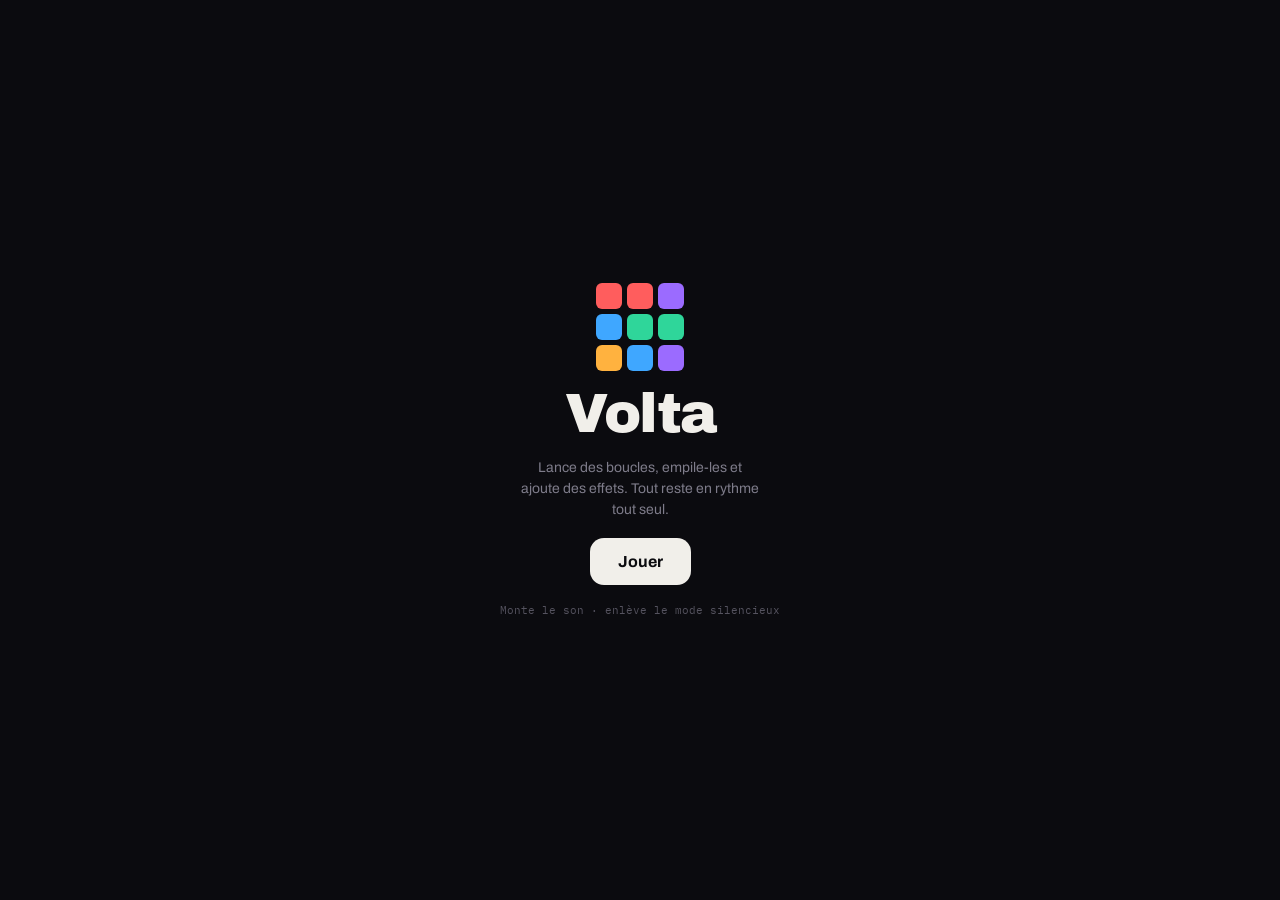
<file: apps/volta.html>
<!doctype html><html lang="fr"><head><meta charset="utf-8"><meta name="viewport" content="width=device-width,initial-scale=1,viewport-fit=cover">
<meta name="theme-color" content="#0B0B0F"><meta name="apple-mobile-web-app-capable" content="yes"><meta name="mobile-web-app-capable" content="yes"><meta name="apple-mobile-web-app-status-bar-style" content="black-translucent"><meta name="apple-mobile-web-app-title" content="Volta">
<style>*,*::before,*::after{box-sizing:border-box}:root{padding-top:env(safe-area-inset-top,0px);padding-bottom:env(safe-area-inset-bottom,0px)}body{margin:0;font:14px system-ui,-apple-system,sans-serif}img{max-width:100%}[hidden]{display:none!important}</style></head><body>
<title>Volta</title>
<meta name="claude:viewport-fit-sides" content="cover">
<link rel="stylesheet" href="https://fonts.googleapis.com/css2?family=Archivo+Black&family=Archivo:wght@500;600;700&family=IBM+Plex+Mono:wght@500;600&display=swap">
<style>
/* Layout: one-screen instrument. Top: kit + tempo + beat lights. Middle: 4x6 pad grid. Bottom: filter strip + stop. Single dark look. */
:root{
 --bg:#0B0B0F; --panel:#15151C; --line:#262633; --fg:#F1EFEA; --mute:#7E7C8A;
 --drum:#FF5D5D; --bass:#9B6BFF; --chord:#3FA7FF; --mel:#2FD69A; --fx:#FFB23F;
 --f-disp:"Archivo Black","Arial Black",sans-serif; --f-body:"Archivo","Helvetica Neue",Arial,sans-serif; --f-mono:"IBM Plex Mono",ui-monospace,Menlo,monospace;
 color-scheme:dark;
}
html,body{height:100%}
body{background:var(--bg);color:var(--fg);font-family:var(--f-body);-webkit-font-smoothing:antialiased;-webkit-tap-highlight-color:transparent;overscroll-behavior:none;user-select:none;-webkit-user-select:none;-webkit-touch-callout:none}
button{font:inherit;color:inherit;background:none;border:0;padding:0;cursor:pointer;touch-action:manipulation}
button:focus-visible{outline:2px solid var(--fg);outline-offset:2px}
#app{height:100%;display:flex;flex-direction:column;max-width:520px;margin:0 auto;padding-left:max(14px,env(safe-area-inset-left,0px));padding-right:max(14px,env(safe-area-inset-right,0px));padding-block:10px 14px;gap:12px}
.top{display:flex;align-items:center;gap:10px}
.logo{font-family:var(--f-disp);font-size:24px;letter-spacing:-.02em;display:flex;align-items:center;gap:8px}
.logo i{width:22px;height:22px;display:grid;grid-template-columns:1fr 1fr;gap:2px}
.logo i b{border-radius:3px}
.kitbtn{margin-left:auto;display:flex;align-items:center;gap:8px;padding:7px 10px 7px 12px;border:1px solid var(--line);border-radius:12px;background:var(--panel);min-width:0}
.kitbtn span{font-weight:700;font-size:14px;white-space:nowrap}
.kitbtn small{font-family:var(--f-mono);font-size:10.5px;color:var(--mute)}
.bar{display:flex;align-items:center;gap:12px;white-space:nowrap;font-family:var(--f-mono);font-size:11px;color:var(--mute)}
.beats{display:flex;gap:5px}
.beats i{width:9px;height:9px;border-radius:50%;background:var(--line);transition:background .05s}
.beats i.on{background:var(--fg)}
.beats i.one.on{background:var(--drum)}
.bar .sp{flex:1}
.legend{display:flex;gap:10px;flex-wrap:wrap}
.legend span{display:flex;align-items:center;gap:4px}
.legend span::before{content:"";width:7px;height:7px;border-radius:2px;background:var(--c)}
.pads{flex:1;min-height:0;display:grid;grid-template-columns:repeat(4,1fr);grid-template-rows:repeat(6,1fr);gap:8px}
.pad{--c:var(--drum);position:relative;border-radius:12px;background:color-mix(in srgb,var(--c) 22%,#121218);border:1px solid color-mix(in srgb,var(--c) 40%,transparent);overflow:hidden;display:flex;flex-direction:column;justify-content:flex-end;align-items:flex-start;padding:8px;text-align:left;transition:transform .06s,background .12s;min-width:0}
.pad b{font-size:12px;font-weight:700;line-height:1.1;max-width:100%;overflow:hidden;white-space:nowrap;text-overflow:ellipsis;color:color-mix(in srgb,var(--c) 55%,#fff)}
.pad small{font-family:var(--f-mono);font-size:9.5px;color:color-mix(in srgb,var(--c) 45%,#888);margin-top:2px}
.pad .ring{position:absolute;top:8px;right:8px;width:12px;height:12px;border-radius:50%;border:1.5px solid color-mix(in srgb,var(--c) 70%,transparent)}
.pad.shot .ring{border-radius:3px;width:10px;height:10px}
.pad:active,.pad.hit{transform:scale(.95)}
.pad.on{background:var(--c);border-color:var(--c);box-shadow:0 0 22px -4px var(--c)}
.pad.on b{color:#0B0B0F}
.pad.on small{color:rgba(11,11,15,.6)}
.pad.on .ring{background:#0B0B0F;border-color:#0B0B0F}
.pad.on.pulse{filter:brightness(1.25)}
.pad.wait{animation:blink .25s steps(2) infinite}
.pad.wait .ring{background:var(--c)}
@keyframes blink{50%{background:color-mix(in srgb,var(--c) 45%,#121218)}}
.pad.flash{background:var(--c)}
.pad.flash b{color:#0B0B0F}
.bottom{display:flex;gap:10px;align-items:center}
.filter{flex:1;display:flex;flex-direction:column;gap:5px;min-width:0}
.filter label{font-family:var(--f-mono);font-size:10px;letter-spacing:.12em;text-transform:uppercase;color:var(--mute);display:flex;justify-content:space-between}
input[type=range]{width:100%;accent-color:var(--fg);height:28px}
.stop{flex:none;padding:12px 16px;border-radius:12px;background:var(--fg);color:var(--bg);font-weight:700;font-size:14px}
.stop:disabled{background:var(--panel);color:var(--mute)}
/* kit sheet */
.scrim{position:fixed;inset:0;background:rgba(0,0,0,.6);z-index:20}
.sheet{position:fixed;left:0;right:0;bottom:0;z-index:21;max-width:520px;margin:0 auto;background:var(--panel);border-radius:22px 22px 0 0;border:1px solid var(--line);border-bottom:0;padding:12px max(16px,env(safe-area-inset-right,0px)) calc(22px + env(safe-area-inset-bottom,0px)) max(16px,env(safe-area-inset-left,0px));animation:up .25s cubic-bezier(.2,.9,.3,1);max-height:85%;overflow-y:auto}
@keyframes up{from{transform:translateY(100%)}}
.sheet h2{font-family:var(--f-disp);font-size:24px;margin:6px 0 4px}
.sheet p{color:var(--mute);font-size:13.5px;margin:0 0 14px;line-height:1.45}
.kit{width:100%;display:flex;align-items:center;gap:14px;padding:12px;border-radius:14px;border:1px solid var(--line);text-align:left;margin-top:8px;background:var(--bg)}
.kit.cur{border-color:var(--fg)}
.kit .art{width:58px;height:58px;border-radius:12px;flex:none;display:grid;grid-template-columns:repeat(3,1fr);gap:3px;padding:6px;background:#0d0d12}
.kit .art i{border-radius:3px}
.kit div{min-width:0;flex:1}
.kit b{display:block;font-size:16px}
.kit small{display:block;font-family:var(--f-mono);font-size:11px;color:var(--mute);margin-top:3px}
.kit em{display:block;font-style:normal;font-size:12.5px;color:var(--mute);margin-top:4px}
.help{font-size:12.5px;color:var(--mute);line-height:1.5;margin-top:14px;border-top:1px solid var(--line);padding-top:12px}
.splash{position:fixed;inset:0;z-index:30;background:var(--bg);display:flex;flex-direction:column;align-items:center;justify-content:center;gap:18px;padding:24px;text-align:center}
.splash .big{font-family:var(--f-disp);font-size:56px;letter-spacing:-.03em;line-height:.9}
.splash p{color:var(--mute);font-size:14px;max-width:30ch;line-height:1.5;margin:0}
.splash button{padding:15px 28px;border-radius:14px;background:var(--fg);color:var(--bg);font-weight:700;font-size:16px}
.splash .g{display:grid;grid-template-columns:repeat(3,26px);gap:5px}
.splash .g i{height:26px;border-radius:6px;animation:sp 1.6s ease-in-out infinite;animation-delay:var(--d)}
@keyframes sp{0%,100%{opacity:.35}30%{opacity:1}}
.splash small{font-family:var(--f-mono);font-size:10.5px;color:#55535f}
@media (prefers-reduced-motion:reduce){*{animation:none!important;transition:none!important}}
</style>

<div id="app">
 <div class="top">
  <div class="logo"><i><b style="background:var(--drum)"></b><b style="background:var(--fx)"></b><b style="background:var(--mel)"></b><b style="background:var(--chord)"></b></i>Volta</div>
  <button class="kitbtn" id="kitBtn"><span id="kitName">Nuit</span><small id="kitBpm">140 BPM</small><svg width="12" height="12" viewBox="0 0 24 24" fill="none" stroke="currentColor" stroke-width="2.5"><path d="M6 9l6 6 6-6"/></svg></button>
 </div>
 <div class="bar"><div class="beats" id="beats"><i class="one"></i><i></i><i></i><i></i></div><span id="barTxt">Mesure 1</span><span class="sp"></span><div class="legend"><span style="--c:var(--drum)">Rythme</span><span style="--c:var(--bass)">Basse</span><span style="--c:var(--chord)">Accords</span><span style="--c:var(--mel)">Mélodie</span><span style="--c:var(--fx)">Effets</span></div></div>
 <div class="pads" id="pads"></div>
 <div class="bottom">
  <div class="filter"><label for="flt"><span>Filtre</span><span id="fltV">ouvert</span></label><input type="range" id="flt" min="0" max="100" value="100"></div>
  <button class="stop" id="stopBtn" disabled>Tout couper</button>
 </div>
</div>
<div id="ov"></div>
<div class="splash" id="splash"><div class="g"><i style="background:var(--drum);--d:0s"></i><i style="background:var(--drum);--d:.1s"></i><i style="background:var(--bass);--d:.2s"></i><i style="background:var(--chord);--d:.3s"></i><i style="background:var(--mel);--d:.4s"></i><i style="background:var(--mel);--d:.5s"></i><i style="background:var(--fx);--d:.6s"></i><i style="background:var(--chord);--d:.7s"></i><i style="background:var(--bass);--d:.8s"></i></div><div class="big">Volta</div><p>Lance des boucles, empile-les et ajoute des effets. Tout reste en rythme tout seul.</p><button id="go">Jouer</button><small>Monte le son · enlève le mode silencieux</small></div>

<script>
(function(){
"use strict";
var $=function(s){return document.querySelector(s)};
/* ---------- MUSIC HELPERS ---------- */
function mtof(m){return 440*Math.pow(2,(m-69)/12)}
var ctx=null,master,filt,comp,verb,verbGain,noiseBuf,crackleSrc=null;
function initAudio(){
 if(ctx)return;
 ctx=new (window.AudioContext||window.webkitAudioContext)();
 comp=ctx.createDynamicsCompressor();comp.threshold.value=-14;comp.ratio.value=4;comp.attack.value=.004;comp.release.value=.2;
 filt=ctx.createBiquadFilter();filt.type="lowpass";filt.frequency.value=20000;filt.Q.value=6;
 master=ctx.createGain();master.gain.value=.8;
 master.connect(filt);filt.connect(comp);comp.connect(ctx.destination);
 // noise
 noiseBuf=ctx.createBuffer(1,ctx.sampleRate*2,ctx.sampleRate);var d=noiseBuf.getChannelData(0);for(var i=0;i<d.length;i++)d[i]=Math.random()*2-1;
 // reverb
 verb=ctx.createConvolver();var len=ctx.sampleRate*2.4,ir=ctx.createBuffer(2,len,ctx.sampleRate);
 for(var c=0;c<2;c++){var ch=ir.getChannelData(c);for(var j=0;j<len;j++)ch[j]=(Math.random()*2-1)*Math.pow(1-j/len,3.2)}
 verb.buffer=ir;verbGain=ctx.createGain();verbGain.gain.value=.35;verb.connect(verbGain);verbGain.connect(master);
}
function out(node,wet){node.connect(master);if(wet){var g=ctx.createGain();g.gain.value=wet;node.connect(g);g.connect(verb)}}
function env(g,t,a,peak,dec,sus,rel,len){g.gain.setValueAtTime(0.0001,t);g.gain.linearRampToValueAtTime(peak,t+a);g.gain.exponentialRampToValueAtTime(Math.max(.0001,peak*sus),t+a+dec);if(len!=null){g.gain.setValueAtTime(Math.max(.0001,peak*sus),t+len);g.gain.exponentialRampToValueAtTime(.0001,t+len+rel)}}
function noise(t,dur){var s=ctx.createBufferSource();s.buffer=noiseBuf;s.start(t,Math.random()*1.5);s.stop(t+dur+.05);return s}

/* ---------- INSTRUMENTS ---------- */
var I={
 kick:function(t,v,o){o=o||{};var os=ctx.createOscillator(),g=ctx.createGain();os.type="sine";os.frequency.setValueAtTime(o.f0||160,t);os.frequency.exponentialRampToValueAtTime(o.f1||44,t+(o.sw||.12));env(g,t,.002,v,o.dec||.35,.001);os.connect(g);out(g,0);os.start(t);os.stop(t+.6);
  var c=ctx.createOscillator(),cg=ctx.createGain();c.type="square";c.frequency.value=900;env(cg,t,.001,v*.08,.015,.001);c.connect(cg);out(cg,0);c.start(t);c.stop(t+.03)},
 snare:function(t,v,o){o=o||{};var n=noise(t,.25),bp=ctx.createBiquadFilter(),g=ctx.createGain();bp.type="bandpass";bp.frequency.value=o.f||2400;bp.Q.value=.8;env(g,t,.001,v*.7,o.dec||.18,.001);n.connect(bp);bp.connect(g);out(g,.25);
  var os=ctx.createOscillator(),g2=ctx.createGain();os.type="triangle";os.frequency.setValueAtTime(220,t);os.frequency.exponentialRampToValueAtTime(150,t+.08);env(g2,t,.001,v*.5,.09,.001);os.connect(g2);out(g2,0);os.start(t);os.stop(t+.2)},
 clap:function(t,v){var bp=ctx.createBiquadFilter();bp.type="bandpass";bp.frequency.value=1500;bp.Q.value=1.2;var g=ctx.createGain();g.gain.setValueAtTime(.0001,t);[0,.011,.022].forEach(function(d){g.gain.setValueAtTime(v*.9,t+d);g.gain.exponentialRampToValueAtTime(v*.15,t+d+.009)});g.gain.setValueAtTime(v*.6,t+.033);g.gain.exponentialRampToValueAtTime(.0001,t+.25);var n=noise(t,.3);n.connect(bp);bp.connect(g);out(g,.35)},
 hat:function(t,v,o){o=o||{};var n=noise(t,o.open?.4:.08),hp=ctx.createBiquadFilter(),g=ctx.createGain();hp.type="highpass";hp.frequency.value=o.f||7500;env(g,t,.001,v*.35,o.open?.32:.045,.001);n.connect(hp);hp.connect(g);out(g,.08)},
 rim:function(t,v){var os=ctx.createOscillator(),g=ctx.createGain();os.type="square";os.frequency.value=1700;var bp=ctx.createBiquadFilter();bp.type="bandpass";bp.frequency.value=1800;env(g,t,.001,v*.3,.03,.001);os.connect(bp);bp.connect(g);out(g,.2);os.start(t);os.stop(t+.06)},
 shaker:function(t,v){var n=noise(t,.1),bp=ctx.createBiquadFilter(),g=ctx.createGain();bp.type="bandpass";bp.frequency.value=6000;bp.Q.value=2;g.gain.setValueAtTime(.0001,t);g.gain.linearRampToValueAtTime(v*.25,t+.025);g.gain.exponentialRampToValueAtTime(.0001,t+.08);n.connect(bp);bp.connect(g);out(g,.1)},
 sub:function(t,v,o){var os=ctx.createOscillator(),g=ctx.createGain(),ws=ctx.createWaveShaper(),dur=o.dur||.5;var cv=new Float32Array(256);for(var i=0;i<256;i++){var x=i/128-1;cv[i]=Math.tanh(x*2.5)}ws.curve=cv;os.type="sine";os.frequency.setValueAtTime(mtof(o.n)*(o.glide?1.5:1),t);if(o.glide)os.frequency.exponentialRampToValueAtTime(mtof(o.n),t+.09);env(g,t,.004,v*.75,.08,.7,.12,dur);os.connect(ws);ws.connect(g);out(g,0);os.start(t);os.stop(t+dur+.25)},
 bass:function(t,v,o){var os=ctx.createOscillator(),lp=ctx.createBiquadFilter(),g=ctx.createGain(),dur=o.dur||.2;os.type=o.wave||"sawtooth";os.frequency.value=mtof(o.n);lp.type="lowpass";lp.frequency.setValueAtTime(o.cut||900,t);lp.frequency.exponentialRampToValueAtTime(180,t+dur);lp.Q.value=5;env(g,t,.003,v*.45,.06,.6,.06,dur);os.connect(lp);lp.connect(g);out(g,0);os.start(t);os.stop(t+dur+.12)},
 pad:function(t,v,o){var dur=o.dur,g=ctx.createGain(),lp=ctx.createBiquadFilter();lp.type="lowpass";lp.frequency.value=o.cut||1400;env(g,t,o.att||.25,v*.16,.4,.75,.5,dur);lp.connect(g);out(g,.5);
  o.notes.forEach(function(n){[-7,7].forEach(function(dt){var os=ctx.createOscillator();os.type=o.wave||"sawtooth";os.frequency.value=mtof(n);os.detune.value=dt;os.connect(lp);os.start(t);os.stop(t+dur+.6)})})},
 stab:function(t,v,o){var g=ctx.createGain(),lp=ctx.createBiquadFilter(),dur=o.dur||.18;lp.type="lowpass";lp.frequency.setValueAtTime(3500,t);lp.frequency.exponentialRampToValueAtTime(500,t+dur);lp.Q.value=3;env(g,t,.003,v*.2,.05,.5,.08,dur);lp.connect(g);out(g,.3);
  o.notes.forEach(function(n){[-9,9].forEach(function(dt){var os=ctx.createOscillator();os.type="sawtooth";os.frequency.value=mtof(n);os.detune.value=dt;os.connect(lp);os.start(t);os.stop(t+dur+.15)})})},
 keys:function(t,v,o){var g=ctx.createGain(),lp=ctx.createBiquadFilter(),dur=o.dur||.6;lp.type="lowpass";lp.frequency.value=1800;env(g,t,.005,v*.22,.5,.35,.4,dur);lp.connect(g);out(g,.35);
  var lfo=ctx.createOscillator(),lg=ctx.createGain();lfo.frequency.value=5;lg.gain.value=4;lfo.connect(lg);lfo.start(t);lfo.stop(t+dur+.5);
  o.notes.forEach(function(n){var os=ctx.createOscillator();os.type="triangle";os.frequency.value=mtof(n);lg.connect(os.detune);os.connect(lp);os.start(t);os.stop(t+dur+.5);var o2=ctx.createOscillator(),g2=ctx.createGain();o2.type="sine";o2.frequency.value=mtof(n)*2;g2.gain.value=.25;o2.connect(g2);g2.connect(lp);o2.start(t);o2.stop(t+dur+.5)})},
 bell:function(t,v,o){var g=ctx.createGain();env(g,t,.002,v*.22,.6,.001);var c=ctx.createOscillator(),m=ctx.createOscillator(),mg=ctx.createGain();c.type="sine";c.frequency.value=mtof(o.n);m.frequency.value=mtof(o.n)*3.5;mg.gain.setValueAtTime(mtof(o.n)*2,t);mg.gain.exponentialRampToValueAtTime(1,t+.5);m.connect(mg);mg.connect(c.frequency);c.connect(g);out(g,.45);c.start(t);m.start(t);c.stop(t+.8);m.stop(t+.8)},
 pluck:function(t,v,o){var os=ctx.createOscillator(),lp=ctx.createBiquadFilter(),g=ctx.createGain();os.type=o.wave||"square";os.frequency.value=mtof(o.n);lp.type="lowpass";lp.frequency.setValueAtTime(4000,t);lp.frequency.exponentialRampToValueAtTime(400,t+.18);env(g,t,.002,v*.16,.2,.001);os.connect(lp);lp.connect(g);out(g,.4);os.start(t);os.stop(t+.35)},
 lead:function(t,v,o){var dur=o.dur||.3,g=ctx.createGain(),lp=ctx.createBiquadFilter();lp.type="lowpass";lp.frequency.value=2600;env(g,t,.01,v*.14,.1,.7,.15,dur);lp.connect(g);out(g,.5);[-6,6].forEach(function(dt){var os=ctx.createOscillator();os.type="sawtooth";os.frequency.setValueAtTime(mtof(o.n)*(o.slide?.94:1),t);os.frequency.exponentialRampToValueAtTime(mtof(o.n),t+.05);os.detune.value=dt;var vib=ctx.createOscillator(),vg=ctx.createGain();vib.frequency.value=5.5;vg.gain.setValueAtTime(0,t);vg.gain.linearRampToValueAtTime(12,t+dur);vib.connect(vg);vg.connect(os.detune);os.connect(lp);os.start(t);os.stop(t+dur+.2);vib.start(t);vib.stop(t+dur+.2)})},
 crackle:function(t,v){for(var k=0;k<5;k++){var tt=t+Math.random()*.2,os=noise(tt,.01),hp=ctx.createBiquadFilter(),g=ctx.createGain();hp.type="highpass";hp.frequency.value=2000;env(g,tt,.0005,v*Math.random()*.25,.006,.001);os.connect(hp);hp.connect(g);out(g,0)}
  var n=noise(t,.26),lp=ctx.createBiquadFilter(),g2=ctx.createGain();lp.type="bandpass";lp.frequency.value=1200;g2.gain.value=v*.02;n.connect(lp);lp.connect(g2);out(g2,0)},
 // FX
 riser:function(t,v,o){var dur=o.dur||3,n=noise(t,dur),bp=ctx.createBiquadFilter(),g=ctx.createGain();bp.type="bandpass";bp.Q.value=4;bp.frequency.setValueAtTime(300,t);bp.frequency.exponentialRampToValueAtTime(9000,t+dur);g.gain.setValueAtTime(.0001,t);g.gain.exponentialRampToValueAtTime(v*.5,t+dur);g.gain.exponentialRampToValueAtTime(.0001,t+dur+.05);n.connect(bp);bp.connect(g);out(g,.5);
  var os=ctx.createOscillator(),g2=ctx.createGain();os.type="sawtooth";os.frequency.setValueAtTime(110,t);os.frequency.exponentialRampToValueAtTime(880,t+dur);g2.gain.setValueAtTime(.0001,t);g2.gain.exponentialRampToValueAtTime(v*.06,t+dur);g2.gain.exponentialRampToValueAtTime(.0001,t+dur+.05);os.connect(g2);out(g2,.4);os.start(t);os.stop(t+dur+.1)},
 impact:function(t,v){I.kick(t,v,{f0:120,f1:30,sw:.5,dec:1.4});var n=noise(t,2),lp=ctx.createBiquadFilter(),g=ctx.createGain();lp.type="lowpass";lp.frequency.setValueAtTime(5000,t);lp.frequency.exponentialRampToValueAtTime(200,t+1.8);env(g,t,.002,v*.5,1.8,.001);n.connect(lp);lp.connect(g);out(g,.8)},
 laser:function(t,v){for(var k=0;k<3;k++){var tt=t+k*.09,os=ctx.createOscillator(),g=ctx.createGain();os.type="square";os.frequency.setValueAtTime(2400,tt);os.frequency.exponentialRampToValueAtTime(120,tt+.22);env(g,tt,.002,v*.12,.22,.001);os.connect(g);out(g,.5);os.start(tt);os.stop(tt+.3)}},
 sweepdown:function(t,v){var n=noise(t,1.6),bp=ctx.createBiquadFilter(),g=ctx.createGain();bp.type="bandpass";bp.Q.value=3;bp.frequency.setValueAtTime(9000,t);bp.frequency.exponentialRampToValueAtTime(200,t+1.5);env(g,t,.01,v*.45,1.5,.001);n.connect(bp);bp.connect(g);out(g,.6)},
 hey:function(t,v,o){var f=[[700,1220],[300,870]][o&&o.alt?1:0];var src=ctx.createOscillator();src.type="sawtooth";src.frequency.setValueAtTime(o&&o.alt?160:220,t);src.frequency.linearRampToValueAtTime(o&&o.alt?130:190,t+.25);var g=ctx.createGain();env(g,t,.01,v*.5,.22,.001);f.forEach(function(fr){var bp=ctx.createBiquadFilter();bp.type="bandpass";bp.frequency.value=fr;bp.Q.value=8;src.connect(bp);bp.connect(g)});var n=noise(t,.05),hp=ctx.createBiquadFilter();hp.type="highpass";hp.frequency.value=3000;var ng=ctx.createGain();env(ng,t,.001,v*.2,.04,.001);n.connect(hp);hp.connect(ng);out(ng,.2);out(g,.4);src.start(t);src.stop(t+.35)},
 siren:function(t,v){var os=ctx.createOscillator(),g=ctx.createGain(),l=ctx.createOscillator(),lg=ctx.createGain();os.type="triangle";os.frequency.value=700;l.frequency.value=3;lg.gain.value=300;l.connect(lg);lg.connect(os.frequency);env(g,t,.05,v*.15,1.4,.5,.3,1.4);os.connect(g);out(g,.5);os.start(t);l.start(t);os.stop(t+2);l.stop(t+2)},
 roll:function(t,v,o){var sp=o.spb/4;for(var k=0;k<16;k++){var tt=t+k*sp/2;I.snare(tt,v*(.25+k/16*.75),{dec:.08})}},
 tape:function(t,v){var os=ctx.createOscillator(),g=ctx.createGain();os.type="sawtooth";os.frequency.setValueAtTime(220,t);os.frequency.exponentialRampToValueAtTime(30,t+.7);env(g,t,.005,v*.25,.7,.001);var lp=ctx.createBiquadFilter();lp.type="lowpass";lp.frequency.value=900;os.connect(lp);lp.connect(g);out(g,.2);os.start(t);os.stop(t+.8)}
};

/* ---------- KITS ---------- */
// pattern strings: 16 steps per bar. drums: x=hit, o=soft, r=roll (2 hits). melodic: digits = chord tone index (0 root,1 third,2 fifth,3 octave,4 tenth), "-"=rest, "_"=hold.
var KITS=[
 {id:"nuit",name:"Nuit",style:"Trap",bpm:140,swing:0,desc:"Basse 808 qui glisse, cloches et charlestons rapides.",
  prog:[[57,60,64],[53,57,60],[48,52,55],[55,59,62]],
  pads:[
   ["Kick","drum","loop",{i:"kick",p:"x.........x.....|x.........x..x.."}],
   ["Clap","drum","loop",{i:"clap",p:"........x.......",v:.9}],
   ["Charleston","drum","loop",{i:"hat",p:"x.x.x.x.xrx.x.rr|x.x.x.x.x.x.xxxx",v:.7}],
   ["Perc","drum","loop",{i:"rim",p:"...x.....x....x."}],
   ["Basse 808","bass","loop",{i:"sub",p:"0.........0.....|0.........0..3..",oct:-24,dur:.6,glide:1}],
   ["Basse 808 B","bass","loop",{i:"sub",p:"0..0......0..2..",oct:-24,dur:.3}],
   ["Nappe","chord","loop",{i:"pad",bar:1,cut:1100}],
   ["Accords","chord","loop",{i:"keys",p:"0.......0...0...",dur:.4,oct:0}],
   ["Cloches","mel","loop",{i:"bell",p:"0.2.4.2.3.2.1.2.",oct:12}],
   ["Cloches B","mel","loop",{i:"bell",p:"4...3...2..1.0..",oct:12}],
   ["Pluck","mel","loop",{i:"pluck",p:"0..2..1.0..3..2.",oct:12,wave:"triangle"}],
   ["Lead","mel","loop",{i:"lead",p:"2_______1___0___|3_______2_______",oct:12,dur:.9}],
   ["Contre-chant","mel","loop",{i:"pluck",p:"--------3.2.1.0.",oct:24}],
   ["Charleston ouvert","drum","loop",{i:"hat",p:"......x.......x.",open:1,v:.5}],
   ["Snare","drum","loop",{i:"snare",p:"........x.......|........x.....o."}],
   ["Sub roulé","bass","loop",{i:"sub",p:"0.0.0.0.........",oct:-24,dur:.12}],
   ["Montée","fx","shot",{i:"riser",dur:3}],["Impact","fx","shot",{i:"impact"}],["Hey","fx","shot",{i:"hey"}],["Laser","fx","shot",{i:"laser"}],
   ["Descente","fx","shot",{i:"sweepdown"}],["Roulement","fx","shot",{i:"roll"}],["Sirène","fx","shot",{i:"siren"}],["Arrêt","fx","shot",{i:"tape"}]
  ]},
 {id:"neon",name:"Néon",style:"House",bpm:124,swing:0,desc:"Grosse caisse à chaque temps, accords funky et nappes lumineuses.",
  prog:[[50,53,57,60],[46,50,53,57],[48,52,55,59],[45,48,52,55]],
  pads:[
   ["Kick","drum","loop",{i:"kick",p:"x...x...x...x...",f0:140,dec:.28}],
   ["Clap","drum","loop",{i:"clap",p:"....x.......x..."}],
   ["Charleston","drum","loop",{i:"hat",p:"..x...x...x...x.",open:1,v:.45}],
   ["Shaker","drum","loop",{i:"shaker",p:"xxxxxxxxxxxxxxxx",v:.8}],
   ["Basse","bass","loop",{i:"bass",p:"..0...0...0...3.",oct:-24,dur:.16}],
   ["Basse funk","bass","loop",{i:"bass",p:"0.0.-30.-0.2.1.-",oct:-24,dur:.12,wave:"square",cut:1400}],
   ["Nappe","chord","loop",{i:"pad",bar:1,cut:2200,wave:"triangle"}],
   ["Stabs","chord","loop",{i:"stab",p:"...x..x....x..x."}],
   ["Arpège","mel","loop",{i:"pluck",p:"0123012301230123",oct:12,wave:"sawtooth"}],
   ["Piano","mel","loop",{i:"keys",p:"x..x..x...x..x..",chordHit:1,oct:12,dur:.25}],
   ["Cloches","mel","loop",{i:"bell",p:"3...2...1...2...",oct:24}],
   ["Lead","mel","loop",{i:"lead",p:"0___2___3_______|4___3___2___1___",oct:12,dur:.5}],
   ["Rim","drum","loop",{i:"rim",p:".......x..x.....",v:.7}],
   ["Charleston fermé","drum","loop",{i:"hat",p:"x.xxx.xxx.xxx.xx",v:.4}],
   ["Snare","drum","loop",{i:"snare",p:"............x..x",v:.6}],
   ["Sub","bass","loop",{i:"sub",p:"0_______0_______",oct:-24,dur:.9}],
   ["Montée","fx","shot",{i:"riser",dur:3.8}],["Impact","fx","shot",{i:"impact"}],["Hey","fx","shot",{i:"hey"}],["Ho","fx","shot",{i:"hey",alt:1}],
   ["Descente","fx","shot",{i:"sweepdown"}],["Roulement","fx","shot",{i:"roll"}],["Laser","fx","shot",{i:"laser"}],["Arrêt","fx","shot",{i:"tape"}]
  ]},
 {id:"pluie",name:"Pluie",style:"Lo-fi",bpm:84,swing:.18,desc:"Rythme chaloupé, piano doux et craquements de vinyle.",
  prog:[[52,55,59,62],[57,60,64,67],[50,53,57,60],[55,59,62,65]],
  pads:[
   ["Kick","drum","loop",{i:"kick",p:"x......x..x.....",f0:120,dec:.3,v:.9}],
   ["Snare","drum","loop",{i:"snare",p:"....x.......x...",f:1800,dec:.22,v:.7}],
   ["Charleston","drum","loop",{i:"hat",p:"x.x.x.x.x.x.x.xo",f:6000,v:.5}],
   ["Vinyle","drum","loop",{i:"crackle",p:"x.x.x.x.x.x.x.x.",v:1}],
   ["Basse","bass","loop",{i:"bass",p:"0.....0...2.....",oct:-24,dur:.4,wave:"triangle",cut:600}],
   ["Basse B","bass","loop",{i:"bass",p:"0...3...2...1...",oct:-24,dur:.3,wave:"triangle",cut:500}],
   ["Piano","chord","loop",{i:"keys",p:"x.........x.....",chordHit:1,dur:1.2}],
   ["Nappe","chord","loop",{i:"pad",bar:1,cut:700,wave:"triangle",att:.6}],
   ["Mélodie","mel","loop",{i:"keys",p:"--3-2-1---0-----|--4-3-2---3-----",oct:12,dur:.5}],
   ["Cloches","mel","loop",{i:"bell",p:"0.......2.......",oct:24,v:.6}],
   ["Pluck","mel","loop",{i:"pluck",p:"2.1.0...2.3.....",oct:12,wave:"triangle"}],
   ["Flûte","mel","loop",{i:"lead",p:"3_______2_______|1_______0_______",oct:12,dur:1.4,v:.6}],
   ["Rim","drum","loop",{i:"rim",p:"..........x...x.",v:.6}],
   ["Shaker","drum","loop",{i:"shaker",p:"..x...x...x...x.",v:.6}],
   ["Kick B","drum","loop",{i:"kick",p:"x.......x.x.....",f0:110,dec:.35,v:.85}],
   ["Sub","bass","loop",{i:"sub",p:"0_______--------",oct:-24,dur:1.2}],
   ["Montée","fx","shot",{i:"riser",dur:4}],["Impact","fx","shot",{i:"impact"}],["Descente","fx","shot",{i:"sweepdown"}],["Arrêt","fx","shot",{i:"tape"}],
   ["Hey","fx","shot",{i:"hey",alt:1}],["Roulement","fx","shot",{i:"roll"}],["Cloche","fx","shot",{i:"bell",n:88}],["Sirène","fx","shot",{i:"siren"}]
  ]}
];
var GRP={drum:"var(--drum)",bass:"var(--bass)",chord:"var(--chord)",mel:"var(--mel)",fx:"var(--fx)"};

/* ---------- SEQUENCER ---------- */
var kit=KITS[0],state={},pending={},step=0,bar=0,nextT=0,timer=null,running=false,uiQ=[];
function chordAt(b){return kit.prog[b%kit.prog.length]}
function tone(ch,idx){var n=ch.length;return ch[idx%n]+12*Math.floor(idx/n)}
function patAt(p,b){var parts=p.split("|");return parts[b%parts.length]}
function spb(){return 60/kit.bpm}
function schedStep(s,b,t){
 var ch=chordAt(b),sp=spb()/4;
 kit.pads.forEach(function(pd,k){
  if(pd[2]!=="loop"||!state[k])return;var o=pd[3],v=o.v||1,fn=I[o.i];
  if(o.bar){if(s===0)fn(t,v,{notes:ch.map(function(n){return n+(o.oct||0)}),dur:spb()*4-.1,cut:o.cut,wave:o.wave,att:o.att});return}
  var c=patAt(o.p,b).charAt(s);if(!c||c==="."||c==="-"||c==="_")return;
  if(o.i==="kick"||o.i==="snare"||o.i==="clap"||o.i==="hat"||o.i==="rim"||o.i==="shaker"||o.i==="crackle"){
   var vv=c==="o"?v*.45:v;fn(t,vv,o);if(c==="r")fn(t+sp/2,vv*.6,o);return}
  if(o.chordHit||o.i==="stab"){fn(t,v,{notes:ch.map(function(n){return n+(o.oct||0)}),dur:o.dur});return}
  var idx=+c;if(isNaN(idx))return;
  // length: count holds
  var str=patAt(o.p,b),L=1;while(str.charAt(s+L)==="_")L++;
  var dur=o.dur?Math.max(o.dur,L*sp*.95):L*sp*.9;
  var n=tone(ch,idx)+(o.oct||0);
  if(o.i==="keys")fn(t,v,{notes:[n],dur:dur});else fn(t,v,{n:n,dur:dur,glide:o.glide&&Math.random()<.35,wave:o.wave,cut:o.cut,slide:1});
 });
}
function scheduler(){
 var sp=spb()/4;
 while(nextT<ctx.currentTime+.12){
  if(step===0){for(var k in pending){state[k]=pending[k];}pending={}}
  var t=nextT+(step%2===1?kit.swing*sp:0);
  schedStep(step,bar,t);
  uiQ.push({t:nextT,s:step,b:bar});
  nextT+=sp;step++;if(step===16){step=0;bar++}
 }
}
function start(){if(running)return;running=true;step=0;bar=0;nextT=ctx.currentTime+.06;timer=setInterval(scheduler,25);scheduler();requestAnimationFrame(draw)}
function anyOn(){for(var k in state)if(state[k])return true;for(var j in pending)if(pending[j])return true;return false}
function stopAll(){state={};pending={};clearInterval(timer);running=false;uiQ=[];renderPads();$("#stopBtn").disabled=true;document.querySelectorAll("#beats i").forEach(function(i){i.classList.remove("on")});$("#barTxt").textContent="Mesure 1"}

/* ---------- UI ---------- */
function renderPads(){
 $("#kitName").textContent=kit.name;$("#kitBpm").textContent=kit.bpm+" BPM · "+kit.style;
 $("#pads").innerHTML=kit.pads.map(function(p,k){var cls="pad"+(p[2]==="shot"?" shot":"")+(state[k]?" on":"")+(pending[k]!==undefined?" wait":"");return '<button class="'+cls+'" data-k="'+k+'" style="--c:'+GRP[p[1]]+'" aria-pressed="'+!!state[k]+'"><span class="ring"></span><b>'+p[0]+'</b><small>'+(p[2]==="shot"?"une fois":"boucle")+'</small></button>'}).join("");
}
function padEl(k){return document.querySelector('.pad[data-k="'+k+'"]')}
function press(k){
 initAudio();if(ctx.state==="suspended")ctx.resume();
 var p=kit.pads[k],el=padEl(k);
 if(p[2]==="shot"){
  var o=Object.assign({},p[3],{spb:spb()});var t=ctx.currentTime+.01;
  if(o.i==="bell")I.bell(t,1,{n:o.n||88});else I[o.i](t,1,o);
  el.classList.add("flash");setTimeout(function(){el.classList.remove("flash")},160);
  return;
 }
 if(!running){state[k]=true;start();}
 else{var cur=pending[k]!==undefined?pending[k]:!!state[k];var nv=!cur;if(nv===!!state[k])delete pending[k];else pending[k]=nv}
 updatePadClasses();$("#stopBtn").disabled=!anyOn()&&!running;
}
function updatePadClasses(){kit.pads.forEach(function(p,k){var el=padEl(k);if(!el)return;el.classList.toggle("on",!!state[k]);el.classList.toggle("wait",pending[k]!==undefined);el.setAttribute("aria-pressed",!!state[k])})}
var lastBeat=-1;
function draw(){
 if(!running)return;
 var now=ctx.currentTime;
 while(uiQ.length&&uiQ[0].t<=now){var q=uiQ.shift();
  if(q.s===0){updatePadClasses();if(!anyOn()){stopAll();return}}
  if(q.s%4===0){var beat=q.s/4;document.querySelectorAll("#beats i").forEach(function(e,i){e.classList.toggle("on",i===beat)});$("#barTxt").textContent="Mesure "+(q.b%4+1)+"/4";
   document.querySelectorAll(".pad.on").forEach(function(e){e.classList.add("pulse");setTimeout(function(){e.classList.remove("pulse")},90)})}
 }
 requestAnimationFrame(draw);
}
function openKits(){
 $("#ov").innerHTML='<div class="scrim" data-close="1"></div><div class="sheet" role="dialog" aria-label="Choisir un style"><h2>Styles</h2><p>Chaque style a ses propres sons, son tempo et ses accords. Changer de style coupe la musique.</p>'+KITS.map(function(K,i){var cols=["var(--drum)","var(--bass)","var(--chord)","var(--mel)","var(--fx)"];return '<button class="kit'+(K===kit?" cur":"")+'" data-kit="'+i+'"><span class="art">'+[0,1,2,3,4,5,6,7,8].map(function(j){return '<i style="background:'+cols[(j+i*2)%5]+';opacity:'+(.45+((j*7+i*3)%5)/8)+'"></i>'}).join("")+'</span><div><b>'+K.name+'</b><small>'+K.style+' · '+K.bpm+' BPM</small><em>'+K.desc+'</em></div></button>'}).join("")+'<div class="help"><b style="color:var(--fg)">Comment jouer :</b> touche un pad rond pour lancer une boucle, elle démarre au début de la mesure suivante pour rester en rythme. Retouche pour l\'arrêter. Les pads carrés (effets) jouent une seule fois, tout de suite. Glisse le filtre pour étouffer le son avant un drop.</div></div>';
}
document.addEventListener("pointerdown",function(e){var p=e.target.closest(".pad");if(!p)return;e.preventDefault();press(+p.dataset.k)});
document.addEventListener("click",function(e){
 var t=e.target.closest("button,[data-close]");if(!t)return;
 if(t.id==="go"){initAudio();ctx.resume();$("#splash").remove();return}
 if(t.dataset.close){$("#ov").innerHTML="";return}
 if(t.id==="kitBtn"){openKits();return}
 if(t.id==="stopBtn"){stopAll();return}
 if(t.dataset.kit!==undefined){stopAll();kit=KITS[+t.dataset.kit];renderPads();$("#ov").innerHTML="";try{localStorage.setItem("volta.kit",kit.id)}catch(err){}return}
});
document.addEventListener("keydown",function(e){if(e.key==="Enter"||e.key===" "){var p=document.activeElement&&document.activeElement.closest&&document.activeElement.closest(".pad");if(p){e.preventDefault();press(+p.dataset.k)}}});
$("#flt").addEventListener("input",function(){var v=+this.value;var f=80*Math.pow(250,v/100);$("#fltV").textContent=v>=99?"ouvert":Math.round(f)+" Hz";if(filt)filt.frequency.setTargetAtTime(v>=99?20000:f,ctx.currentTime,.03)});
try{var sk=localStorage.getItem("volta.kit");KITS.forEach(function(K){if(K.id===sk)kit=K})}catch(e){}
renderPads();
})();
</script>
</body></html>
</file>
